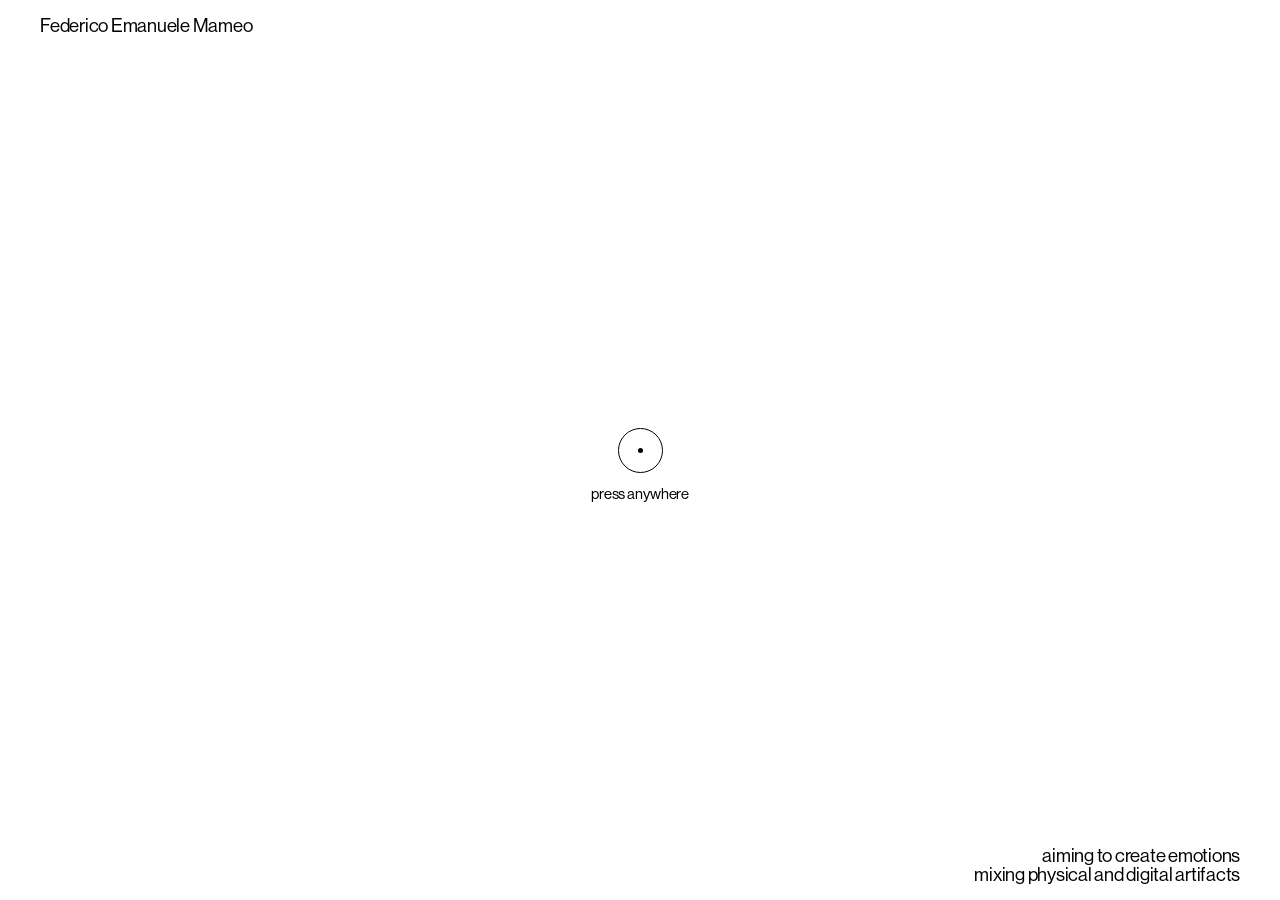
<file: index.html>
<!doctype html>
<html lang="it">
<head>
<meta charset="utf-8">
<meta name="viewport" content="width=device-width,initial-scale=1">
<link rel="icon" href="assets/favicon.svg" type="image/svg+xml">
<link rel="icon" href="assets/favicon.png" sizes="32x32" type="image/png">
<link rel="apple-touch-icon" href="assets/apple-touch-icon.png">
<title>Federico Emanuele Mameo</title>
<meta name="description" content="interaction designer with a background in engineering, based in Italy">
<link rel="preconnect" href="https://fonts.googleapis.com">
<link rel="stylesheet" href="https://fonts.googleapis.com/css2?family=Inter:wght@300;400;500;600;700&family=IBM+Plex+Sans:wght@400;500&family=Roboto:wght@400;700&display=swap">
<link rel="stylesheet" href="assets/fonts.css">
<link rel="stylesheet" href="assets/site.css">
<style>body{background:#ffffff}</style>
<style id="custom-css">[data-id="6a58e46561d77338637548bb"] > div {
  border-width: 15px !important;
}</style>
</head>
<body>
<div id="mags"><article class="page page-with-fixeds-desktop" style="overflow: hidden; height: 672px; width: 1024px; position: relative;">
    <div id="page-1-password-container" class="polyfill-sticky"></div>
    <div class="page-fixed-bg-container polyfill-sticky"><div class="rmwidget widget-background" style="background-color: #ffffff"><div class="hero-reel fit-screen" data-videos="herovideo/touch.mp4,herovideo/move.mp4|light,herovideo/flying.mp4,herovideo/itozome_ishozu.mp4|light,herovideo/animationcut.mp4,herovideo/wind.mp4"><video muted playsinline preload="auto"></video><video muted playsinline preload="auto"></video></div></div></div>
    <div class="fixed-position-container-top polyfill-sticky"></div>
    <div class="fixed-position-container polyfill-sticky"><div class="rmwidget widget-text-v3" data-id="683338ed14596016b18ee385" style="left: 50%; top: 13px; width: 220px; height: 15px; margin-left: -480px; z-index: 308; zoom: 1;"><div class="css-tw1d2u"><div class="text-viewer"><h2 style="line-height:15px;font-family:custom_144973;font-weight:400;font-size:15px" class="view-mode unstyled paragraph-6e13dc88-fc4d-4ffc-9875-f620b8636e86 align-left"><span style="color:rgba(0, 0, 0, 1);font-weight:400;font-style:normal;font-family:custom_144973;letter-spacing:-0.2px;font-size:15px"><a role="link" tabindex="0" class="link-style-81c8315b-255d-49b5-afa0-a594db3491b1 maglink back-to-top" target="_self">Federico Emanuele Mameo</a></span></h2></div></div></div><div class="rmwidget widget-text-v3" data-id="683c0d834c6786c4d3026f46" style="left: 50%; bottom: 13px; width: 280px; height: 30px; margin-left: 200px; z-index: 315; zoom: 1;"><div class="css-tw1d2u"><div class="text-viewer"><h2 style="line-height:15px;font-family:custom_144973;font-weight:400;font-size:15px" class="view-mode unstyled paragraph-6e13dc88-fc4d-4ffc-9875-f620b8636e86 align-right"><span style="font-size:15px;letter-spacing:-0.2px;color:rgba(0, 0, 0, 1);font-weight:400;font-style:normal;font-family:custom_144973">aiming to create emotions<br>mixing physical and digital artifacts</span></h2></div></div></div><div class="rmwidget widget-shape div-instead-of-svg" data-id="683c1c092374d05b940eb630" role="img" style="left: 24px; top: 50%; width: 296px; height: 48px; margin-top: -111.67px; z-index: 316; zoom: 1; background-color: rgba(0, 0, 0, 0); border-color: rgb(255, 255, 255); border-radius: 0px; border-style: solid; border-width: 0px; box-sizing: border-box;"></div></div>
    <div class="content-scroll-wrapper has-vertical-scroll">
      <div class="content-bounds" style="width: 1024px; height: 672px;">
        <div class="page-content-container" style="width: 1024px; height: 480px; top: 96px; left: 0px; zoom: 1;"><div class="rmwidget widget-iframe code-injection" data-id="68333a48742ca7adcf8fb7bc" style="left: 10px; top: 14px; width: 1024px; height: 432px; z-index: 301;"><div class="code-widget" style="width:100%;height:100%"><style>
  /* Nasconde la scrollbar solo su questa pagina */
  ::-webkit-scrollbar {
    width: 0px;
    background: transparent;
  }
  
</style></div></div></div>
      </div>
    </div>
  </article></div><div id="root"><style class=""> html, body { width: 100%; height: 100%; } body { margin: 0; padding: 0; font-family: -apple-system, system-ui, BlinkMacSystemFont, "Segoe UI", Roboto, Ubuntu, Arial, sans-serif; color: #282828; -webkit-tap-highlight-color: rgba(0,0,0,0); -webkit-font-smoothing: antialiased; } * ::selection { background-color: #A2A2A2; } a, button, label, div, span, input, *:hover { -webkit-tap-highlight-color: rgba(0,0,0,0); } h1, h2, h3, h4, h5 { margin: 0; } </style><div></div></div><div id="text-global-styles"><style class=""> .align-left { text-align: left !important; } .align-center { text-align: center !important; } .align-right { text-align: right !important; } .align-justify { text-align: justify !important; } .unordered-list-item { padding: 0; margin: 0; list-style-type: none; } .unordered-list-item div[data-offset-key]:before, .unordered-list-item > li:before { white-space: nowrap; content: "•\00a0"; } .ordered-list-item { padding: 0; margin: 0; list-style-type: none; } .ordered-list-item div[data-offset-key]:before, .ordered-list-item > li:before { white-space: nowrap; counter-increment: ordered-key; content: counter(ordered-key)"."; } .link-1 { text-decoration: none; padding-bottom: 1px; background: linear-gradient(to right, rgba(0, 128, 255, 1) 0%, rgba(0, 128, 255, 1) 100%) 0 100%/1px 1px repeat-x; color: rgba(0, 128, 255, 1); } .link-1 * { color: rgba(0, 128, 255, 1); } .link-1 .hover, .link-1:hover { text-decoration: none; padding-bottom: 1px; background: none; color: rgba(0, 128, 255, 1) !important; } .link-1 .hover *, .link-1:hover * { color: rgba(0, 128, 255, 1) !important; } .link-1.current { text-decoration: none; padding-bottom: 1px; background: none; color: rgba(0, 128, 255, 1); } .link-1.current * { color: rgba(0, 128, 255, 1); } .link-style-778b75b4-ac06-453a-ae27-c82a6fe9bac0 { text-decoration: none; padding-bottom: 1px; background: none; color: rgba(142, 142, 142, 1); } .link-style-778b75b4-ac06-453a-ae27-c82a6fe9bac0 * { color: rgba(142, 142, 142, 1); } .link-style-778b75b4-ac06-453a-ae27-c82a6fe9bac0 .hover, .link-style-778b75b4-ac06-453a-ae27-c82a6fe9bac0:hover { text-decoration: none; padding-bottom: 1px; background: linear-gradient(to right, rgba(0, 0, 0, 1) 0%, rgba(0, 0, 0, 1) 100%) 0 100%/1px 1px repeat-x; color: rgba(0, 0, 0, 0.8) !important; } .link-style-778b75b4-ac06-453a-ae27-c82a6fe9bac0 .hover *, .link-style-778b75b4-ac06-453a-ae27-c82a6fe9bac0:hover * { color: rgba(0, 0, 0, 0.8) !important; } .link-style-778b75b4-ac06-453a-ae27-c82a6fe9bac0.current { text-decoration: none; padding-bottom: 1px; background: linear-gradient(to right, rgba(0, 0, 0, 1) 0%, rgba(0, 0, 0, 1) 100%) 0 100%/1px 1px repeat-x; color: rgba(0, 0, 0, 1); } .link-style-778b75b4-ac06-453a-ae27-c82a6fe9bac0.current * { color: rgba(0, 0, 0, 1); } .link-style-556b7520-7e21-46b8-963a-272b8ff2589f { text-decoration: none; padding-bottom: 1px; background: none; color: rgba(0, 0, 0, 1); } .link-style-556b7520-7e21-46b8-963a-272b8ff2589f * { color: rgba(0, 0, 0, 1); } .link-style-556b7520-7e21-46b8-963a-272b8ff2589f .hover, .link-style-556b7520-7e21-46b8-963a-272b8ff2589f:hover { text-decoration: none; padding-bottom: 1px; background: none; color: rgba(157, 157, 157, 1) !important; } .link-style-556b7520-7e21-46b8-963a-272b8ff2589f .hover *, .link-style-556b7520-7e21-46b8-963a-272b8ff2589f:hover * { color: rgba(157, 157, 157, 1) !important; } .link-style-556b7520-7e21-46b8-963a-272b8ff2589f.current { text-decoration: none; padding-bottom: 1px; background: none; color: rgba(0, 0, 0, 1); } .link-style-556b7520-7e21-46b8-963a-272b8ff2589f.current * { color: rgba(0, 0, 0, 1); } .link-style-7dd228ea-1e3b-4cc7-8f94-393ffabb5e12 { text-decoration: none; padding-bottom: 1px; background: none; color: rgba(0, 0, 0, 1); } .link-style-7dd228ea-1e3b-4cc7-8f94-393ffabb5e12 * { color: rgba(0, 0, 0, 1); } .link-style-7dd228ea-1e3b-4cc7-8f94-393ffabb5e12 .hover, .link-style-7dd228ea-1e3b-4cc7-8f94-393ffabb5e12:hover { text-decoration: none; padding-bottom: 2px; background: linear-gradient(to right, rgba(0, 0, 0, 1) 0%, rgba(0, 0, 0, 1) 100%) 0 100%/1px 1px repeat-x; color: rgba(0, 0, 0, 0.8) !important; } .link-style-7dd228ea-1e3b-4cc7-8f94-393ffabb5e12 .hover *, .link-style-7dd228ea-1e3b-4cc7-8f94-393ffabb5e12:hover * { color: rgba(0, 0, 0, 0.8) !important; } .link-style-7dd228ea-1e3b-4cc7-8f94-393ffabb5e12.current { text-decoration: none; padding-bottom: 1px; background: linear-gradient(to right, rgba(0, 0, 0, 1) 0%, rgba(0, 0, 0, 1) 100%) 0 100%/1px 1px repeat-x; color: rgba(0, 0, 0, 1); } .link-style-7dd228ea-1e3b-4cc7-8f94-393ffabb5e12.current * { color: rgba(0, 0, 0, 1); } .link-style-028c5e25-8940-47a0-add1-3b72ab9b7b80 { text-decoration: none; padding-bottom: 1px; background: none; color: rgba(0, 0, 0, 1); } .link-style-028c5e25-8940-47a0-add1-3b72ab9b7b80 * { color: rgba(0, 0, 0, 1); } .link-style-028c5e25-8940-47a0-add1-3b72ab9b7b80 .hover, .link-style-028c5e25-8940-47a0-add1-3b72ab9b7b80:hover { text-decoration: none; padding-bottom: 1px; background: none; color: rgba(255, 255, 255, 0.8) !important; } .link-style-028c5e25-8940-47a0-add1-3b72ab9b7b80 .hover *, .link-style-028c5e25-8940-47a0-add1-3b72ab9b7b80:hover * { color: rgba(255, 255, 255, 0.8) !important; } .link-style-028c5e25-8940-47a0-add1-3b72ab9b7b80.current { text-decoration: none; padding-bottom: 1px; background: linear-gradient(to right, rgba(0, 0, 0, 1) 0%, rgba(0, 0, 0, 1) 100%) 0 100%/1px 1px repeat-x; color: rgba(0, 0, 0, 1); } .link-style-028c5e25-8940-47a0-add1-3b72ab9b7b80.current * { color: rgba(0, 0, 0, 1); } .link-style-81c8315b-255d-49b5-afa0-a594db3491b1 { text-decoration: none; padding-bottom: 1px; background: none; color: rgba(0, 0, 0, 1); } .link-style-81c8315b-255d-49b5-afa0-a594db3491b1 * { color: rgba(0, 0, 0, 1); } .link-style-81c8315b-255d-49b5-afa0-a594db3491b1 .hover, .link-style-81c8315b-255d-49b5-afa0-a594db3491b1:hover { text-decoration: none; padding-bottom: 1px; background: none; color: rgba(0, 0, 0, 1) !important; } .link-style-81c8315b-255d-49b5-afa0-a594db3491b1 .hover *, .link-style-81c8315b-255d-49b5-afa0-a594db3491b1:hover * { color: rgba(0, 0, 0, 1) !important; } .link-style-81c8315b-255d-49b5-afa0-a594db3491b1.current { text-decoration: none; padding-bottom: 1px; background: linear-gradient(to right, rgba(0, 0, 0, 1) 0%, rgba(0, 0, 0, 1) 100%) 0 100%/1px 1px repeat-x; color: rgba(0, 0, 0, 1); } .link-style-81c8315b-255d-49b5-afa0-a594db3491b1.current * { color: rgba(0, 0, 0, 1); } .link-style-300c46da-3aea-4561-94a3-5646ef2b535f { text-decoration: none; padding-bottom: 1px; background: none; color: rgba(0, 0, 0, 1); } .link-style-300c46da-3aea-4561-94a3-5646ef2b535f * { color: rgba(0, 0, 0, 1); } .link-style-300c46da-3aea-4561-94a3-5646ef2b535f .hover, .link-style-300c46da-3aea-4561-94a3-5646ef2b535f:hover { text-decoration: none; padding-bottom: 1px; background: none; color: rgba(0, 0, 0, 0.5) !important; } .link-style-300c46da-3aea-4561-94a3-5646ef2b535f .hover *, .link-style-300c46da-3aea-4561-94a3-5646ef2b535f:hover * { color: rgba(0, 0, 0, 0.5) !important; } .link-style-300c46da-3aea-4561-94a3-5646ef2b535f.current { text-decoration: none; padding-bottom: 1px; background: none; color: rgba(0, 0, 0, 1); } .link-style-300c46da-3aea-4561-94a3-5646ef2b535f.current * { color: rgba(0, 0, 0, 1); } .link-style-7d9de455-9f3f-4703-818f-00e5d67643f5 { text-decoration: none; padding-bottom: 1px; background: none; color: rgba(0, 0, 0, 1); } .link-style-7d9de455-9f3f-4703-818f-00e5d67643f5 * { color: rgba(0, 0, 0, 1); } .link-style-7d9de455-9f3f-4703-818f-00e5d67643f5 .hover, .link-style-7d9de455-9f3f-4703-818f-00e5d67643f5:hover { text-decoration: none; padding-bottom: 1px; background: none; color: rgba(0, 0, 0, 1) !important; } .link-style-7d9de455-9f3f-4703-818f-00e5d67643f5 .hover *, .link-style-7d9de455-9f3f-4703-818f-00e5d67643f5:hover * { color: rgba(0, 0, 0, 1) !important; } .link-style-7d9de455-9f3f-4703-818f-00e5d67643f5.current { text-decoration: none; padding-bottom: 1px; background: none; color: rgba(0, 0, 0, 1); } .link-style-7d9de455-9f3f-4703-818f-00e5d67643f5.current * { color: rgba(0, 0, 0, 1); } .link-style-6689a6bf-3fa5-485c-96be-a3bf1853de2a { text-decoration: none; padding-bottom: 1px; background: linear-gradient(to right, rgba(0, 0, 0, 1) 0%, rgba(0, 0, 0, 1) 100%) 0 100%/1px 1px repeat-x; color: rgba(0, 0, 0, 1); } .link-style-6689a6bf-3fa5-485c-96be-a3bf1853de2a * { color: rgba(0, 0, 0, 1); } .link-style-6689a6bf-3fa5-485c-96be-a3bf1853de2a .hover, .link-style-6689a6bf-3fa5-485c-96be-a3bf1853de2a:hover { text-decoration: none; padding-bottom: 1px; background: linear-gradient(to right, rgba(0, 0, 0, 0.6) 0%, rgba(0, 0, 0, 0.6) 100%) 0 100%/1px 1px repeat-x; color: rgba(0, 0, 0, 0.6) !important; } .link-style-6689a6bf-3fa5-485c-96be-a3bf1853de2a .hover *, .link-style-6689a6bf-3fa5-485c-96be-a3bf1853de2a:hover * { color: rgba(0, 0, 0, 0.6) !important; } .link-style-6689a6bf-3fa5-485c-96be-a3bf1853de2a.current { text-decoration: none; padding-bottom: 1px; background: linear-gradient(to right, rgba(0, 0, 0, 1) 0%, rgba(0, 0, 0, 1) 100%) 0 100%/1px 1px repeat-x; color: rgba(0, 0, 0, 1); } .link-style-6689a6bf-3fa5-485c-96be-a3bf1853de2a.current * { color: rgba(0, 0, 0, 1); } .link-style-0060e268-0295-410f-90a1-9871a02c996c { text-decoration: none; padding-bottom: 1px; background: linear-gradient(to right, rgba(0, 0, 0, 1) 0%, rgba(0, 0, 0, 1) 100%) 0 100%/1px 1px repeat-x; color: rgba(0, 0, 0, 1); } .link-style-0060e268-0295-410f-90a1-9871a02c996c * { color: rgba(0, 0, 0, 1); } .link-style-0060e268-0295-410f-90a1-9871a02c996c .hover, .link-style-0060e268-0295-410f-90a1-9871a02c996c:hover { text-decoration: none; padding-bottom: 1px; background: none; color: rgba(0, 0, 0, 0.8) !important; } .link-style-0060e268-0295-410f-90a1-9871a02c996c .hover *, .link-style-0060e268-0295-410f-90a1-9871a02c996c:hover * { color: rgba(0, 0, 0, 0.8) !important; } .link-style-0060e268-0295-410f-90a1-9871a02c996c.current { text-decoration: none; padding-bottom: 1px; background: linear-gradient(to right, rgba(0, 0, 0, 1) 0%, rgba(0, 0, 0, 1) 100%) 0 100%/1px 1px repeat-x; color: rgba(0, 0, 0, 1); } .link-style-0060e268-0295-410f-90a1-9871a02c996c.current * { color: rgba(0, 0, 0, 1); } .unstyled { font-size: 18px; line-height: 26px; font-family: Inter; font-weight: 400; font-style: normal; text-align: align-left; } .default-list-style.edit-mode .editor-block-wrapper { display: flex; } .default-list-style.view-mode { display: flex; } .default-list-style.view-mode:before { display: inline-block; } .unordered-list-item.default-list-style.edit-mode .editor-block-wrapper:before { content: "•\00a0"; display: inline-block; } .unordered-list-item.default-list-style.edit-mode div[data-offset-key]:before { content: "•\00a0"; display: none; } .ordered-list-item.default-list-style.edit-mode .editor-block-wrapper:before { counter-increment: ordered-key; content: counter(ordered-key)"."; display: inline-block; white-space: nowrap; } .ordered-list-item.default-list-style.edit-mode div[data-offset-key]:before { counter-increment: ordered-key; content: counter(ordered-key)"."; display: none; white-space: nowrap; } .unordered-list-item .default-list-style.view-mode:before { content: "•\00a0"; } .style-5bd92323-b979-4ea8-b686-0443f2bb438a { color: rgba(34, 34, 34, 1); font-family: Roboto; font-style: normal; text-align: left; font-size: 48px; font-weight: 700; line-height: 60px; } .style-1e012ccb-ee0c-48c0-b082-3c11a8894727 { color: rgba(34, 34, 34, 1); font-family: Georgia; font-style: normal; text-align: left; font-size: 24px; font-weight: 400; line-height: 30px; } .style-8fac99b5-dfb6-4f64-b870-f864fc3a52fe { color: rgba(34, 34, 34, 1); font-family: Georgia; font-style: normal; text-align: left; font-size: 18px; font-weight: 400; line-height: 23px; } .style-bb6bf436-5c16-4592-9684-6f3ce4fe5b52 { color: rgba(34, 34, 34, 0.5); font-family: Georgia; font-style: italic; text-align: left; font-size: 14px; line-height: 18px; font-weight: 400; } .paragraph-6e13dc88-fc4d-4ffc-9875-f620b8636e86 { color: rgba(0, 0, 0, 1); font-family: wtqc; font-size: 30px; font-style: normal; font-weight: 400; letter-spacing: -0.6px; line-height: 40px; text-align: left; } .paragraph-d5af95b9-468b-4078-ab23-b0439143103e { color: rgba(0, 0, 0, 1); font-family: sftn; font-size: 54px; font-style: normal; font-weight: 500; letter-spacing: -1.4px; line-height: 60px; text-align: left; } .paragraph-25648237-b0a2-4cb2-b982-db6d0fb97e27 { color: rgba(0, 0, 0, 1); font-family: sftn; font-size: 96px; font-style: normal; font-weight: 500; letter-spacing: -2.2px; line-height: 120px; text-align: left; } .style-7927fb79-e452-4672-b2bf-e691e697569a { font-family: Austin; font-weight: 400; font-size: 47px; line-height: 55px; letter-spacing: 0.6px; font-style: normal; color: rgba(0, 0, 0, 1); text-transform: uppercase; text-align: center; } .style-13b08c1b-1136-4a73-b728-0c1046f5dbc9 { font-family: Navigo; font-weight: 400; font-size: 38px; line-height: 29px; font-style: normal; color: rgba(0, 0, 0, 1); padding-left: 16px; padding-right: 16px; padding-bottom: 10px; padding-top: 10px; text-align: right; } .style-071d33c8-046e-493a-8237-9f617189ca87 { color: rgba(0, 0, 0, 1); font-family: custom_144973; font-size: 13px; font-style: normal; font-weight: 400; letter-spacing: -0.1px; line-height: 14px; text-align: justify; white-space: normal; } .style-ccf7ca34-6199-4cd5-950d-1b77756dc510 { color: rgba(255, 255, 255, 1); font-family: Inter; font-style: normal; text-align: center; font-size: 10px; font-weight: 400; line-height: 12px; padding-bottom: 10px; font-feature-settings: "lnum"; font-variation-settings: 'wght' 550; } .style-ccf7ca34-6199-4cd5-950d-1b77756dc510 { color: rgba(255, 255, 255, 1); font-family: Inter; font-style: normal; text-align: center; font-size: 10px; font-weight: 400; line-height: 12px; padding-bottom: 10px; font-feature-settings: "lnum"; font-variation-settings: 'wght' 550; } .style-81c46bcf-a629-48f4-b18b-d312a1ea72d4 { font-family: IBM Plex Sans; font-weight: 400; font-size: 48px; line-height: 46px; letter-spacing: -2.6px; font-style: normal; color: rgba(0, 0, 0, 1); text-decoration: none; text-transform: none; padding-top: 4px; text-align: left; } </style></div>
<a class="home-enter" href="about.html" aria-label="Enter: go to the About page"><span class="home-orb"><span class="home-orb-dot"></span></span><span class="home-orb-label">press anywhere</span></a>
<script src="assets/home-enter.js"></script>
<script>window.RM_ANIMATIONS = [];</script>
<script src="assets/site.js"></script>
</body>
</html>
</file>
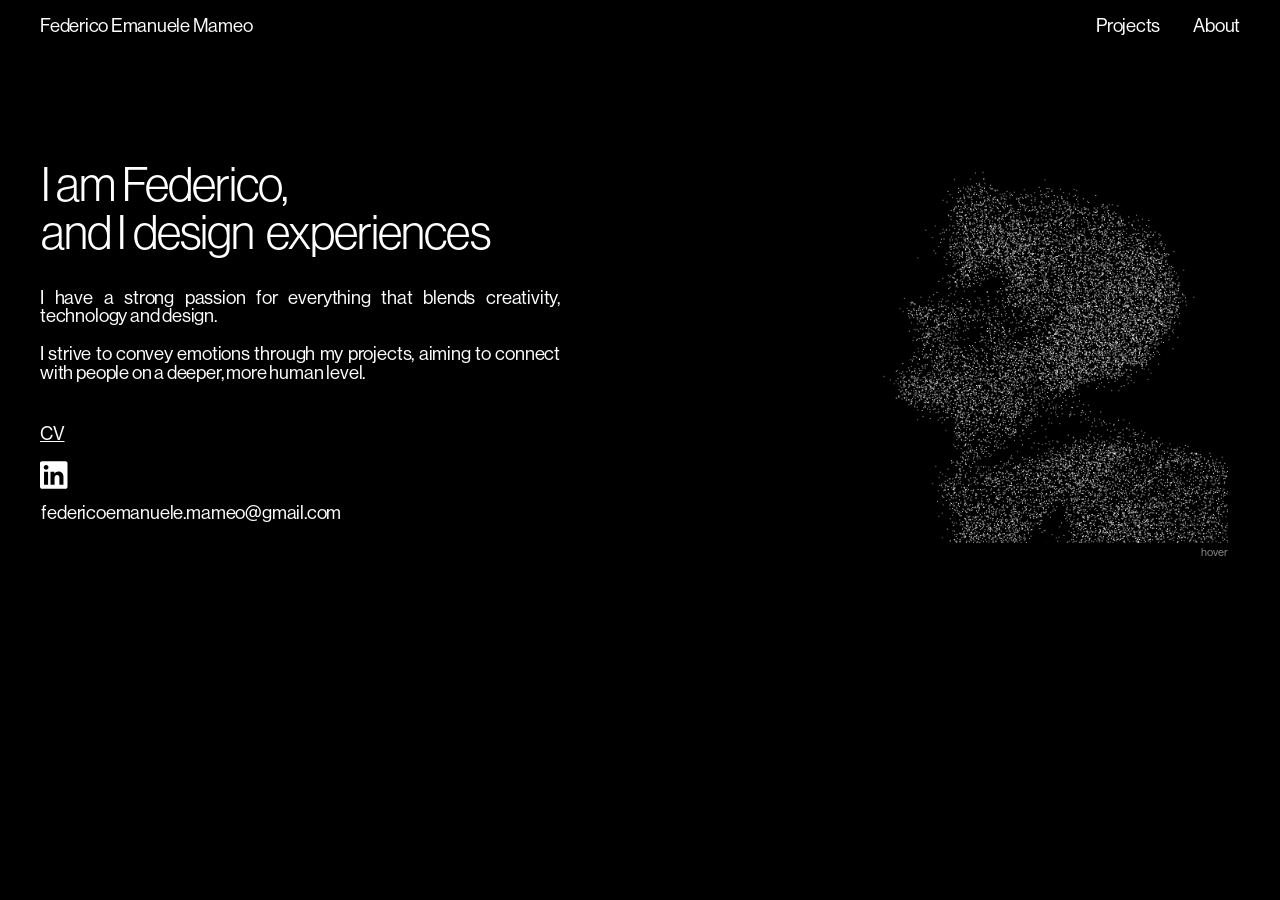
<file: about.html>
<!doctype html>
<html lang="it">
<head>
<meta charset="utf-8">
<meta name="viewport" content="width=device-width,initial-scale=1">
<link rel="icon" href="assets/favicon.svg" type="image/svg+xml">
<link rel="icon" href="assets/favicon.png" sizes="32x32" type="image/png">
<link rel="apple-touch-icon" href="assets/apple-touch-icon.png">
<title>About | Federico Emanuele Mameo</title>
<meta name="description" content="interaction designer with a background in engineering, based in Italy">
<link rel="preconnect" href="https://fonts.googleapis.com">
<link rel="stylesheet" href="https://fonts.googleapis.com/css2?family=Inter:wght@300;400;500;600;700&family=IBM+Plex+Sans:wght@400;500&family=Roboto:wght@400;700&display=swap">
<link rel="stylesheet" href="assets/fonts.css">
<link rel="stylesheet" href="assets/site.css">
<style>body{background:#ffffff}</style>
<style id="custom-css">[data-id="6a58e46561d77338637548bb"] > div {
  border-width: 15px !important;
}</style>
</head>
<body>
<style>html,body{overflow:hidden;height:100%}</style><script>document.documentElement.classList.add('js')</script>
<style>html.js img[src="media/about/federico_dot.png"]{visibility:hidden}</style>
<style id="about-dark">/* pagina About in negativo: nero con scritte bianche (la foto viene ri-invertita) */
html{background:#ffffff;filter:invert(1)}
img[src="media/about/federico_dot.png"],[data-id="69f380474bff79a85ef42d3f"]{filter:invert(1)}
/* la mail resta su una riga */
[data-id="683c6a7573c81a5fedb70db6"] h2{white-space:nowrap}
/* carosello verticale "and I design ..." */
.about-words-track{will-change:transform}
.about-words-item{height:46px}
.about-words-item h2{white-space:normal!important}
</style>
<div id="mags"><article class="page page-with-fixeds-desktop fit-viewport" style="overflow: hidden; height: 672px; width: 1024px; position: relative;">
    <div id="page-6-password-container" class="polyfill-sticky"></div>
    <div class="page-fixed-bg-container polyfill-sticky"><div class="rmwidget widget-background" style="background-color: #ffffff">

        

        

		
	</div></div>
    <div class="fixed-position-container-top polyfill-sticky"></div>
    <div class="fixed-position-container polyfill-sticky"><div class="rmwidget widget-text-v3" data-id="6809fa1c3d9a1a3c8f4d3e35" style="left: 50%; top: 13px; width: 220px; height: 15px; margin-left: -480px; z-index: 442; zoom: 1;"><div class="css-tw1d2u"><div class="text-viewer"><h2 style="line-height:15px;font-family:custom_144973;font-weight:400;font-size:15px" class="view-mode unstyled paragraph-6e13dc88-fc4d-4ffc-9875-f620b8636e86 align-left"><span style="color:rgba(0, 0, 0, 1);font-weight:400;font-style:normal;font-family:custom_144973;letter-spacing:-0.2px;font-size:15px"><a role="link" tabindex="0" class="link-style-556b7520-7e21-46b8-963a-272b8ff2589f maglink" target="_self" href="index.html">Federico Emanuele Mameo</a></span></h2></div></div></div><div class="rmwidget widget-text-v3" data-id="683051dc5238da11046aa0b6" style="left: 50%; top: 13px; width: 96px; height: 15px; margin-left: 384px; z-index: 443; zoom: 1;"><div class="css-tw1d2u"><div class="text-viewer"><h2 style="line-height:15px;font-family:custom_144973;font-weight:400;font-size:15px" class="view-mode unstyled paragraph-6e13dc88-fc4d-4ffc-9875-f620b8636e86 align-right"><span style="color:rgba(0, 0, 0, 1);font-weight:400;font-style:normal;font-family:custom_144973;letter-spacing:-0.2px;font-size:15px"><a role="link" tabindex="0" class="link-style-556b7520-7e21-46b8-963a-272b8ff2589f maglink back-to-top" target="_self" href="about.html">About</a></span></h2></div></div></div><div class="rmwidget widget-text-v3" data-id="683051dcd26c40cadad6d01e" style="left: 50%; top: 13px; width: 64px; height: 15px; margin-left: 352px; z-index: 444; zoom: 1;"><div class="css-tw1d2u"><div class="text-viewer"><h2 style="line-height:15px;font-family:custom_144973;font-weight:400;font-size:15px" class="view-mode unstyled paragraph-6e13dc88-fc4d-4ffc-9875-f620b8636e86 align-right"><span style="color:rgba(0, 0, 0, 1);font-weight:400;font-style:normal;font-family:custom_144973;letter-spacing:-0.2px;font-size:15px"><a role="link" tabindex="0" class="link-style-556b7520-7e21-46b8-963a-272b8ff2589f maglink" target="_self" href="archive.html">Projects</a></span></h2></div></div></div></div>
    <div class="content-scroll-wrapper has-vertical-scroll">
      <div class="content-bounds fit-viewport" style="width: 1024px; height: 672px;">
        <div class="page-content-container" style="width: 1024px; height: 560px; top: 0px; left: 0px; zoom: 1;"><div class="animation-container" style="left: 112px; top: 267.46px; width: 141.39px; height: 17.69px; z-index: 415; offset-path: path(&quot;M 70.695 8.845&quot;); offset-rotate: 0deg; opacity: 0; offset-distance: 0px;"><style class="">@keyframes animation_1_1 {
	0% {opacity: 0; offset-distance: 0px; animation-timing-function: ease-in-out}
	100% {opacity: 1; offset-distance: 0px; }
}
</style><a class="external-link" href="https://www.design.polimi.it/en/" target="_blank" tabindex="0" role="link"><div class="rmwidget widget-shape has-onhover-animation div-instead-of-svg" data-id="69d9e6d6f5934d893c247553" hidden role="img" style="left: 0px; top: 0px; width: 141.39px; height: 17.69px; z-index: 415; background-color: rgba(255, 255, 255, 0.6); border-color: rgb(255, 255, 255); border-radius: 0px; border-style: solid; border-width: 0px; box-sizing: border-box;"></div></a></div><div class="animation-container" style="left: 18px; top: 282.13px; width: 437.39px; height: 33.36px; z-index: 417; offset-path: path(&quot;M 218.695 16.68&quot;); offset-rotate: 0deg; opacity: 0; offset-distance: 0px;"><style class="">@keyframes animation_2_1 {
	0% {opacity: 0; offset-distance: 0px; animation-timing-function: ease-in-out}
	100% {opacity: 1; offset-distance: 0px; }
}
</style><a class="external-link" href="https://maind.supsi.ch/master-interaction-design/en" target="_blank" tabindex="0" role="link"><div class="rmwidget widget-shape has-onhover-animation div-instead-of-svg" data-id="69d9e754ff2b50e6dd725abd" hidden role="img" style="left: 296px; top: 0px; width: 141.39px; height: 17.69px; z-index: 416; background-color: rgba(255, 255, 255, 0.6); border-color: rgb(255, 255, 255); border-radius: 0px; border-style: solid; border-width: 0px; box-sizing: border-box;"></div></a><a class="external-link" href="https://maind.supsi.ch/master-interaction-design/en" target="_blank" tabindex="0" role="link"><div class="rmwidget widget-shape has-onhover-animation div-instead-of-svg" data-id="69d9e771a11ed288f175e0ca" hidden role="img" style="left: 0px; top: 15.67px; width: 228.06px; height: 17.69px; z-index: 417; background-color: rgba(255, 255, 255, 0.6); border-color: rgb(255, 255, 255); border-radius: 0px; border-style: solid; border-width: 0px; box-sizing: border-box;"></div></a></div><div class="animation-container" style="left: 31px; top: 368px; width: 24px; height: 24px; z-index: 357; offset-path: path(&quot;M 12 12&quot;); offset-rotate: 0deg; opacity: 0; offset-distance: 0px;"><style class="">@keyframes animation_3_1 {
	0% {opacity: 0; offset-distance: 0px; animation-timing-function: ease-in-out}
	100% {opacity: 1; offset-distance: 0px; }
}
</style><a class="external-link" tabindex="0" role="link" href="https://www.linkedin.com/in/federicoemanuelemameo/" target="_blank"><div class="rmwidget widget-shape has-onhover-animation div-instead-of-svg" data-id="680f4156bb85def819879f02" role="img" style="left: 0px; top: 0px; width: 24px; height: 24px; z-index: 357; background-color: rgba(255, 255, 255, 0.6); border-color: rgb(255, 255, 255); border-radius: 0px; border-style: solid; border-width: 0px; box-sizing: border-box;"></div></a></div><div class="animation-container" style="left: 8px; top: 336px; width: 77px; height: 26px; z-index: 419; offset-path: path(&quot;M 38.5 13&quot;); offset-rotate: 0deg; opacity: 0; offset-distance: 0px;"><style class="">@keyframes animation_4_1 {
	0% {opacity: 0; offset-distance: 0px; animation-timing-function: ease-in-out}
	100% {opacity: 1; offset-distance: 0px; }
}
</style><a class="external-link" tabindex="0" role="link" href="media/about/Federico_Emanuele_Mameo_CV.pdf" target="_blank"><div class="rmwidget widget-shape has-onhover-animation div-instead-of-svg" data-id="69d9e7c5a11ed288f175e48a" role="img" style="left: 0px; top: 0px; width: 77px; height: 26px; z-index: 419; background-color: rgba(255, 255, 255, 0.6); border-color: rgb(255, 255, 255); border-radius: 0px; border-style: solid; border-width: 0px; box-sizing: border-box;"></div></a></div><div class="rmwidget widget-shape div-instead-of-svg" data-id="69f38087aefd4ff0623b1248" role="img" style="left: 512px; top: 75px; width: 480px; height: 53px; z-index: 433; background-color: rgb(255, 255, 255); border-color: rgb(255, 255, 255); border-radius: 0px; border-style: solid; border-width: 0px; box-sizing: border-box;"></div><div class="rmwidget video no-transparency" data-id="69f38285d4adaf49ba254e56" style="left: 670px; top: 125px; width: 312px; height: 309px; z-index: 432;"><img src="media/about/federico_dot.png" alt="Federico Emanuele Mameo" style="width:100%;height:100%;object-fit:cover;display:block"></div><div class="rmwidget about-dots-hint" aria-hidden="true" style="left: 670px; top: 437px; width: 312px; height: 11px; z-index: 433; text-align: right; font-family: custom_144973; font-size: 9px; line-height: 11px; letter-spacing: -0.1px; color: rgb(120, 120, 120); transition: opacity .3s ease; pointer-events: none;">hover</div><div class="rmwidget widget-picture fixMobileImageStretch" data-id="680e4d3d1c69601bb6588884" style="left: 664px; top: 128px; width: 328px; height: 320px; z-index: 354;"><div class="ph ph-img" style="opacity:1" data-src="https://i-p.rmcdn.net/67bb014dba9e5eaf382582c5/5311187/image-49191bd3-3978-479c-abb8-6a86d44a8529.jpg"></div></div><div class="rmwidget widget-text-v3" data-id="680e539a1630469b0738900b" style="left: 33px; top: 128px; width: 248.91px; height: 38px; z-index: 355;"><div class="css-tw1d2u"><div class="text-viewer"><h2 style="line-height:38px;padding-bottom:0;font-family:custom_144777;font-weight:300;font-size:38px" class="view-mode unstyled paragraph-6e13dc88-fc4d-4ffc-9875-f620b8636e86"><span style="color:rgba(0, 0, 0, 1);font-weight:300;font-style:normal;font-family:custom_144777;font-size:38px;letter-spacing:-0.76px">I am Federico,</span></h2></div></div></div><div class="rmwidget widget-text-v3" data-id="fm-about-design" style="left: 33px; top: 166px; width: 180px; height: 38px; z-index: 355;"><div class="css-tw1d2u"><div class="text-viewer"><h2 style="line-height:38px;padding-bottom:0;font-family:custom_144777;font-weight:300;font-size:38px" class="view-mode unstyled paragraph-6e13dc88-fc4d-4ffc-9875-f620b8636e86"><span style="color:rgba(0, 0, 0, 1);font-weight:300;font-style:normal;font-family:custom_144777;font-size:38px;letter-spacing:-0.76px">and I design</span></h2></div></div></div><div class="rmwidget widget-text-v3 about-words" data-id="fm-about-words" style="left: 213px; top: 166px; width: 440px; height: 46px; z-index: 355; overflow: hidden;" aria-label="experiences, interactive artifacts, interactive installations, things"><div class="about-words-track" aria-hidden="true"><div class="about-words-item"><h2 style="line-height:38px;padding-bottom:0;font-family:custom_144777;font-weight:300;font-size:38px" class="view-mode unstyled paragraph-6e13dc88-fc4d-4ffc-9875-f620b8636e86"><span style="color:rgba(0, 0, 0, 1);font-weight:300;font-style:normal;font-family:custom_144777;font-size:38px;letter-spacing:-0.76px">experiences</span></h2></div><div class="about-words-item"><h2 style="line-height:38px;padding-bottom:0;font-family:custom_144777;font-weight:300;font-size:38px" class="view-mode unstyled paragraph-6e13dc88-fc4d-4ffc-9875-f620b8636e86"><span style="color:rgba(0, 0, 0, 1);font-weight:300;font-style:normal;font-family:custom_144777;font-size:38px;letter-spacing:-0.76px">interactive artifacts</span></h2></div><div class="about-words-item"><h2 style="line-height:38px;padding-bottom:0;font-family:custom_144777;font-weight:300;font-size:38px" class="view-mode unstyled paragraph-6e13dc88-fc4d-4ffc-9875-f620b8636e86"><span style="color:rgba(0, 0, 0, 1);font-weight:300;font-style:normal;font-family:custom_144777;font-size:38px;letter-spacing:-0.76px">interactive installations</span></h2></div><div class="about-words-item"><h2 style="line-height:38px;padding-bottom:0;font-family:custom_144777;font-weight:300;font-size:38px" class="view-mode unstyled paragraph-6e13dc88-fc4d-4ffc-9875-f620b8636e86"><span style="color:rgba(0, 0, 0, 1);font-weight:300;font-style:normal;font-family:custom_144777;font-size:38px;letter-spacing:-0.76px">things</span></h2></div></div></div><div class="rmwidget widget-picture fixMobileImageStretch" data-id="69f37fec61d665a62a91b0ac" style="left: 664px; top: 128px; width: 328px; height: 320px; z-index: 430;"><div class="ph ph-img" style="opacity:1" data-src="https://i-p.rmcdn.net/67bb014dba9e5eaf382582c5/5311187/image-49191bd3-3978-479c-abb8-6a86d44a8529.jpg"></div></div><div class="rmwidget widget-shape div-instead-of-svg" data-id="69f380474bff79a85ef42d3f" role="img" style="left: 664px; top: 128px; width: 328px; height: 320px; z-index: 431; background-color: rgb(0, 0, 0); border-color: rgb(255, 255, 255); border-radius: 0px; border-style: solid; border-width: 0px; box-sizing: border-box;"></div><div class="rmwidget widget-text-v3" data-id="680e483b80aeb4187746cfd7" style="left: 32px; top: 230px; width: 416px; height: 75px; z-index: 353;"><div class="css-tw1d2u"><div class="text-viewer"><h2 style="line-height:15px;font-family:custom_144973;font-weight:400;font-size:15px" class="view-mode unstyled paragraph-6e13dc88-fc4d-4ffc-9875-f620b8636e86 align-justify"><span style="color:rgba(0, 0, 0, 1);font-weight:400;font-style:normal;font-family:custom_144973;letter-spacing:-0.15px;font-size:15px">I have a strong passion for everything that blends creativity, technology and design.</span></h2><h2 style="line-height:15px;font-family:custom_144973;font-weight:400;font-size:15px" class="view-mode unstyled paragraph-6e13dc88-fc4d-4ffc-9875-f620b8636e86 align-justify"><br></h2><h2 style="line-height:15px;font-family:custom_144973;font-weight:400;font-size:15px" class="view-mode unstyled paragraph-6e13dc88-fc4d-4ffc-9875-f620b8636e86 align-justify"><span style="color:rgba(0, 0, 0, 1);font-weight:400;font-style:normal;font-family:custom_144973;letter-spacing:-0.15px;font-size:15px">I strive to convey emotions through my projects, aiming to connect with people on a deeper, more human level.</span></h2></div></div></div><div class="rmwidget widget-picture fixMobileImageStretch svg" data-id="680f40e4e78dcff2e5d88698" style="left: 32px; top: 368px; width: 22px; height: 24px; z-index: 356;"><div class="svg-scale-wrapper"><svg xmlns="http://www.w3.org/2000/svg" viewBox="3 3 18 18" fill="none" preserveAspectRatio="xMidYMid meet" role="img">
<path d="M21 4.32353V19.6765C21 20.0275 20.8606 20.3641 20.6123 20.6123C20.3641 20.8606 20.0275 21 19.6765 21H4.32353C3.97251 21 3.63586 20.8606 3.38765 20.6123C3.13944 20.3641 3 20.0275 3 19.6765V4.32353C3 3.97251 3.13944 3.63586 3.38765 3.38765C3.63586 3.13944 3.97251 3 4.32353 3H19.6765C20.0275 3 20.3641 3.13944 20.6123 3.38765C20.8606 3.63586 21 3.97251 21 4.32353ZM8.29412 9.88235H5.64706V18.3529H8.29412V9.88235ZM8.53235 6.97059C8.53375 6.77036 8.49569 6.57182 8.42035 6.3863C8.34502 6.20078 8.23387 6.03191 8.09328 5.88935C7.95268 5.74678 7.78537 5.6333 7.60091 5.5554C7.41646 5.47749 7.21846 5.43668 7.01824 5.43529H6.97059C6.5634 5.43529 6.17289 5.59705 5.88497 5.88497C5.59705 6.17289 5.43529 6.5634 5.43529 6.97059C5.43529 7.37777 5.59705 7.76828 5.88497 8.05621C6.17289 8.34413 6.5634 8.50588 6.97059 8.50588C7.17083 8.51081 7.37008 8.47623 7.55696 8.40413C7.74383 8.33202 7.91467 8.2238 8.0597 8.08565C8.20474 7.94749 8.32113 7.78212 8.40223 7.59897C8.48333 7.41582 8.52755 7.21848 8.53235 7.01824V6.97059ZM18.3529 13.2071C18.3529 10.6606 16.7329 9.67059 15.1235 9.67059C14.5966 9.6442 14.0719 9.75644 13.6019 9.9961C13.1318 10.2358 12.7328 10.5945 12.4447 11.0365H12.3706V9.88235H9.88235V18.3529H12.5294V13.8476C12.4911 13.3862 12.6365 12.9283 12.9339 12.5735C13.2313 12.2186 13.6567 11.9954 14.1176 11.9524H14.2182C15.06 11.9524 15.6847 12.4818 15.6847 13.8159V18.3529H18.3318L18.3529 13.2071Z" fill="black"></path>
</svg></div></div><div class="rmwidget widget-text-v3" data-id="683c6a7573c81a5fedb70db6" style="left: 33px; top: 402px; width: 168px; height: 15px; z-index: 364;"><div class="css-tw1d2u"><div class="text-viewer"><h2 style="line-height:15px;font-family:custom_144973;font-weight:400;font-size:15px" class="view-mode unstyled paragraph-6e13dc88-fc4d-4ffc-9875-f620b8636e86 align-justify"><span style="font-family:custom_144973;font-weight:400;font-style:normal;letter-spacing:-0.15px;color:rgba(0, 0, 0, 1);font-size:15px">federicoemanuele.mameo@gmail.com</span></h2></div></div></div><div class="rmwidget widget-text-v3" data-id="680cce1a59286463748fd130" style="left: 32px; top: 334px; width: 112px; height: 25px; z-index: 352;"><div class="css-tw1d2u"><div class="text-viewer"><h2 style="line-height:25px;font-family:custom_144973;font-weight:400;font-size:15px" class="view-mode unstyled paragraph-6e13dc88-fc4d-4ffc-9875-f620b8636e86 align-justify"><span style="font-size:15px;font-family:custom_144973;font-weight:400;font-style:normal;letter-spacing:-0.2px;color:rgba(0, 0, 0, 1);text-decoration:underline">CV</span></h2></div></div></div></div>
      </div>
    </div>
  </article></div><div id="root"><style class=""> html, body { width: 100%; height: 100%; } body { margin: 0; padding: 0; font-family: -apple-system, system-ui, BlinkMacSystemFont, "Segoe UI", Roboto, Ubuntu, Arial, sans-serif; color: #282828; -webkit-tap-highlight-color: rgba(0,0,0,0); -webkit-font-smoothing: antialiased; } * ::selection { background-color: #A2A2A2; } a, button, label, div, span, input, *:hover { -webkit-tap-highlight-color: rgba(0,0,0,0); } h1, h2, h3, h4, h5 { margin: 0; } </style><div></div></div><div id="text-global-styles"><style class=""> .align-left { text-align: left !important; } .align-center { text-align: center !important; } .align-right { text-align: right !important; } .align-justify { text-align: justify !important; } .unordered-list-item { padding: 0; margin: 0; list-style-type: none; } .unordered-list-item div[data-offset-key]:before, .unordered-list-item > li:before { white-space: nowrap; content: "•\00a0"; } .ordered-list-item { padding: 0; margin: 0; list-style-type: none; } .ordered-list-item div[data-offset-key]:before, .ordered-list-item > li:before { white-space: nowrap; counter-increment: ordered-key; content: counter(ordered-key)"."; } .link-1 { text-decoration: none; padding-bottom: 1px; background: linear-gradient(to right, rgba(0, 128, 255, 1) 0%, rgba(0, 128, 255, 1) 100%) 0 100%/1px 1px repeat-x; color: rgba(0, 128, 255, 1); } .link-1 * { color: rgba(0, 128, 255, 1); } .link-1 .hover, .link-1:hover { text-decoration: none; padding-bottom: 1px; background: none; color: rgba(0, 128, 255, 1) !important; } .link-1 .hover *, .link-1:hover * { color: rgba(0, 128, 255, 1) !important; } .link-1.current { text-decoration: none; padding-bottom: 1px; background: none; color: rgba(0, 128, 255, 1); } .link-1.current * { color: rgba(0, 128, 255, 1); } .link-style-778b75b4-ac06-453a-ae27-c82a6fe9bac0 { text-decoration: none; padding-bottom: 1px; background: none; color: rgba(142, 142, 142, 1); } .link-style-778b75b4-ac06-453a-ae27-c82a6fe9bac0 * { color: rgba(142, 142, 142, 1); } .link-style-778b75b4-ac06-453a-ae27-c82a6fe9bac0 .hover, .link-style-778b75b4-ac06-453a-ae27-c82a6fe9bac0:hover { text-decoration: none; padding-bottom: 1px; background: linear-gradient(to right, rgba(0, 0, 0, 1) 0%, rgba(0, 0, 0, 1) 100%) 0 100%/1px 1px repeat-x; color: rgba(0, 0, 0, 0.8) !important; } .link-style-778b75b4-ac06-453a-ae27-c82a6fe9bac0 .hover *, .link-style-778b75b4-ac06-453a-ae27-c82a6fe9bac0:hover * { color: rgba(0, 0, 0, 0.8) !important; } .link-style-778b75b4-ac06-453a-ae27-c82a6fe9bac0.current { text-decoration: none; padding-bottom: 1px; background: linear-gradient(to right, rgba(0, 0, 0, 1) 0%, rgba(0, 0, 0, 1) 100%) 0 100%/1px 1px repeat-x; color: rgba(0, 0, 0, 1); } .link-style-778b75b4-ac06-453a-ae27-c82a6fe9bac0.current * { color: rgba(0, 0, 0, 1); } .link-style-556b7520-7e21-46b8-963a-272b8ff2589f { text-decoration: none; padding-bottom: 1px; background: none; color: rgba(0, 0, 0, 1); } .link-style-556b7520-7e21-46b8-963a-272b8ff2589f * { color: rgba(0, 0, 0, 1); } .link-style-556b7520-7e21-46b8-963a-272b8ff2589f .hover, .link-style-556b7520-7e21-46b8-963a-272b8ff2589f:hover { text-decoration: none; padding-bottom: 1px; background: none; color: rgba(157, 157, 157, 1) !important; } .link-style-556b7520-7e21-46b8-963a-272b8ff2589f .hover *, .link-style-556b7520-7e21-46b8-963a-272b8ff2589f:hover * { color: rgba(157, 157, 157, 1) !important; } .link-style-556b7520-7e21-46b8-963a-272b8ff2589f.current { text-decoration: none; padding-bottom: 1px; background: none; color: rgba(0, 0, 0, 1); } .link-style-556b7520-7e21-46b8-963a-272b8ff2589f.current * { color: rgba(0, 0, 0, 1); } .link-style-7dd228ea-1e3b-4cc7-8f94-393ffabb5e12 { text-decoration: none; padding-bottom: 1px; background: none; color: rgba(0, 0, 0, 1); } .link-style-7dd228ea-1e3b-4cc7-8f94-393ffabb5e12 * { color: rgba(0, 0, 0, 1); } .link-style-7dd228ea-1e3b-4cc7-8f94-393ffabb5e12 .hover, .link-style-7dd228ea-1e3b-4cc7-8f94-393ffabb5e12:hover { text-decoration: none; padding-bottom: 2px; background: linear-gradient(to right, rgba(0, 0, 0, 1) 0%, rgba(0, 0, 0, 1) 100%) 0 100%/1px 1px repeat-x; color: rgba(0, 0, 0, 0.8) !important; } .link-style-7dd228ea-1e3b-4cc7-8f94-393ffabb5e12 .hover *, .link-style-7dd228ea-1e3b-4cc7-8f94-393ffabb5e12:hover * { color: rgba(0, 0, 0, 0.8) !important; } .link-style-7dd228ea-1e3b-4cc7-8f94-393ffabb5e12.current { text-decoration: none; padding-bottom: 1px; background: linear-gradient(to right, rgba(0, 0, 0, 1) 0%, rgba(0, 0, 0, 1) 100%) 0 100%/1px 1px repeat-x; color: rgba(0, 0, 0, 1); } .link-style-7dd228ea-1e3b-4cc7-8f94-393ffabb5e12.current * { color: rgba(0, 0, 0, 1); } .link-style-028c5e25-8940-47a0-add1-3b72ab9b7b80 { text-decoration: none; padding-bottom: 1px; background: none; color: rgba(0, 0, 0, 1); } .link-style-028c5e25-8940-47a0-add1-3b72ab9b7b80 * { color: rgba(0, 0, 0, 1); } .link-style-028c5e25-8940-47a0-add1-3b72ab9b7b80 .hover, .link-style-028c5e25-8940-47a0-add1-3b72ab9b7b80:hover { text-decoration: none; padding-bottom: 1px; background: none; color: rgba(255, 255, 255, 0.8) !important; } .link-style-028c5e25-8940-47a0-add1-3b72ab9b7b80 .hover *, .link-style-028c5e25-8940-47a0-add1-3b72ab9b7b80:hover * { color: rgba(255, 255, 255, 0.8) !important; } .link-style-028c5e25-8940-47a0-add1-3b72ab9b7b80.current { text-decoration: none; padding-bottom: 1px; background: linear-gradient(to right, rgba(0, 0, 0, 1) 0%, rgba(0, 0, 0, 1) 100%) 0 100%/1px 1px repeat-x; color: rgba(0, 0, 0, 1); } .link-style-028c5e25-8940-47a0-add1-3b72ab9b7b80.current * { color: rgba(0, 0, 0, 1); } .link-style-81c8315b-255d-49b5-afa0-a594db3491b1 { text-decoration: none; padding-bottom: 1px; background: none; color: rgba(0, 0, 0, 1); } .link-style-81c8315b-255d-49b5-afa0-a594db3491b1 * { color: rgba(0, 0, 0, 1); } .link-style-81c8315b-255d-49b5-afa0-a594db3491b1 .hover, .link-style-81c8315b-255d-49b5-afa0-a594db3491b1:hover { text-decoration: none; padding-bottom: 1px; background: none; color: rgba(0, 0, 0, 1) !important; } .link-style-81c8315b-255d-49b5-afa0-a594db3491b1 .hover *, .link-style-81c8315b-255d-49b5-afa0-a594db3491b1:hover * { color: rgba(0, 0, 0, 1) !important; } .link-style-81c8315b-255d-49b5-afa0-a594db3491b1.current { text-decoration: none; padding-bottom: 1px; background: linear-gradient(to right, rgba(0, 0, 0, 1) 0%, rgba(0, 0, 0, 1) 100%) 0 100%/1px 1px repeat-x; color: rgba(0, 0, 0, 1); } .link-style-81c8315b-255d-49b5-afa0-a594db3491b1.current * { color: rgba(0, 0, 0, 1); } .link-style-300c46da-3aea-4561-94a3-5646ef2b535f { text-decoration: none; padding-bottom: 1px; background: none; color: rgba(0, 0, 0, 1); } .link-style-300c46da-3aea-4561-94a3-5646ef2b535f * { color: rgba(0, 0, 0, 1); } .link-style-300c46da-3aea-4561-94a3-5646ef2b535f .hover, .link-style-300c46da-3aea-4561-94a3-5646ef2b535f:hover { text-decoration: none; padding-bottom: 1px; background: none; color: rgba(0, 0, 0, 0.5) !important; } .link-style-300c46da-3aea-4561-94a3-5646ef2b535f .hover *, .link-style-300c46da-3aea-4561-94a3-5646ef2b535f:hover * { color: rgba(0, 0, 0, 0.5) !important; } .link-style-300c46da-3aea-4561-94a3-5646ef2b535f.current { text-decoration: none; padding-bottom: 1px; background: none; color: rgba(0, 0, 0, 1); } .link-style-300c46da-3aea-4561-94a3-5646ef2b535f.current * { color: rgba(0, 0, 0, 1); } .link-style-7d9de455-9f3f-4703-818f-00e5d67643f5 { text-decoration: none; padding-bottom: 1px; background: none; color: rgba(0, 0, 0, 1); } .link-style-7d9de455-9f3f-4703-818f-00e5d67643f5 * { color: rgba(0, 0, 0, 1); } .link-style-7d9de455-9f3f-4703-818f-00e5d67643f5 .hover, .link-style-7d9de455-9f3f-4703-818f-00e5d67643f5:hover { text-decoration: none; padding-bottom: 1px; background: none; color: rgba(0, 0, 0, 1) !important; } .link-style-7d9de455-9f3f-4703-818f-00e5d67643f5 .hover *, .link-style-7d9de455-9f3f-4703-818f-00e5d67643f5:hover * { color: rgba(0, 0, 0, 1) !important; } .link-style-7d9de455-9f3f-4703-818f-00e5d67643f5.current { text-decoration: none; padding-bottom: 1px; background: none; color: rgba(0, 0, 0, 1); } .link-style-7d9de455-9f3f-4703-818f-00e5d67643f5.current * { color: rgba(0, 0, 0, 1); } .link-style-6689a6bf-3fa5-485c-96be-a3bf1853de2a { text-decoration: none; padding-bottom: 1px; background: linear-gradient(to right, rgba(0, 0, 0, 1) 0%, rgba(0, 0, 0, 1) 100%) 0 100%/1px 1px repeat-x; color: rgba(0, 0, 0, 1); } .link-style-6689a6bf-3fa5-485c-96be-a3bf1853de2a * { color: rgba(0, 0, 0, 1); } .link-style-6689a6bf-3fa5-485c-96be-a3bf1853de2a .hover, .link-style-6689a6bf-3fa5-485c-96be-a3bf1853de2a:hover { text-decoration: none; padding-bottom: 1px; background: linear-gradient(to right, rgba(0, 0, 0, 0.6) 0%, rgba(0, 0, 0, 0.6) 100%) 0 100%/1px 1px repeat-x; color: rgba(0, 0, 0, 0.6) !important; } .link-style-6689a6bf-3fa5-485c-96be-a3bf1853de2a .hover *, .link-style-6689a6bf-3fa5-485c-96be-a3bf1853de2a:hover * { color: rgba(0, 0, 0, 0.6) !important; } .link-style-6689a6bf-3fa5-485c-96be-a3bf1853de2a.current { text-decoration: none; padding-bottom: 1px; background: linear-gradient(to right, rgba(0, 0, 0, 1) 0%, rgba(0, 0, 0, 1) 100%) 0 100%/1px 1px repeat-x; color: rgba(0, 0, 0, 1); } .link-style-6689a6bf-3fa5-485c-96be-a3bf1853de2a.current * { color: rgba(0, 0, 0, 1); } .link-style-0060e268-0295-410f-90a1-9871a02c996c { text-decoration: none; padding-bottom: 1px; background: linear-gradient(to right, rgba(0, 0, 0, 1) 0%, rgba(0, 0, 0, 1) 100%) 0 100%/1px 1px repeat-x; color: rgba(0, 0, 0, 1); } .link-style-0060e268-0295-410f-90a1-9871a02c996c * { color: rgba(0, 0, 0, 1); } .link-style-0060e268-0295-410f-90a1-9871a02c996c .hover, .link-style-0060e268-0295-410f-90a1-9871a02c996c:hover { text-decoration: none; padding-bottom: 1px; background: none; color: rgba(0, 0, 0, 0.8) !important; } .link-style-0060e268-0295-410f-90a1-9871a02c996c .hover *, .link-style-0060e268-0295-410f-90a1-9871a02c996c:hover * { color: rgba(0, 0, 0, 0.8) !important; } .link-style-0060e268-0295-410f-90a1-9871a02c996c.current { text-decoration: none; padding-bottom: 1px; background: linear-gradient(to right, rgba(0, 0, 0, 1) 0%, rgba(0, 0, 0, 1) 100%) 0 100%/1px 1px repeat-x; color: rgba(0, 0, 0, 1); } .link-style-0060e268-0295-410f-90a1-9871a02c996c.current * { color: rgba(0, 0, 0, 1); } .unstyled { font-size: 18px; line-height: 26px; font-family: Inter; font-weight: 400; font-style: normal; text-align: align-left; } .default-list-style.edit-mode .editor-block-wrapper { display: flex; } .default-list-style.view-mode { display: flex; } .default-list-style.view-mode:before { display: inline-block; } .unordered-list-item.default-list-style.edit-mode .editor-block-wrapper:before { content: "•\00a0"; display: inline-block; } .unordered-list-item.default-list-style.edit-mode div[data-offset-key]:before { content: "•\00a0"; display: none; } .ordered-list-item.default-list-style.edit-mode .editor-block-wrapper:before { counter-increment: ordered-key; content: counter(ordered-key)"."; display: inline-block; white-space: nowrap; } .ordered-list-item.default-list-style.edit-mode div[data-offset-key]:before { counter-increment: ordered-key; content: counter(ordered-key)"."; display: none; white-space: nowrap; } .unordered-list-item .default-list-style.view-mode:before { content: "•\00a0"; } .style-5bd92323-b979-4ea8-b686-0443f2bb438a { color: rgba(34, 34, 34, 1); font-family: Roboto; font-style: normal; text-align: left; font-size: 48px; font-weight: 700; line-height: 60px; } .style-1e012ccb-ee0c-48c0-b082-3c11a8894727 { color: rgba(34, 34, 34, 1); font-family: Georgia; font-style: normal; text-align: left; font-size: 24px; font-weight: 400; line-height: 30px; } .style-8fac99b5-dfb6-4f64-b870-f864fc3a52fe { color: rgba(34, 34, 34, 1); font-family: Georgia; font-style: normal; text-align: left; font-size: 18px; font-weight: 400; line-height: 23px; } .style-bb6bf436-5c16-4592-9684-6f3ce4fe5b52 { color: rgba(34, 34, 34, 0.5); font-family: Georgia; font-style: italic; text-align: left; font-size: 14px; line-height: 18px; font-weight: 400; } .paragraph-6e13dc88-fc4d-4ffc-9875-f620b8636e86 { color: rgba(0, 0, 0, 1); font-family: wtqc; font-size: 30px; font-style: normal; font-weight: 400; letter-spacing: -0.6px; line-height: 40px; text-align: left; } .paragraph-d5af95b9-468b-4078-ab23-b0439143103e { color: rgba(0, 0, 0, 1); font-family: sftn; font-size: 54px; font-style: normal; font-weight: 500; letter-spacing: -1.4px; line-height: 60px; text-align: left; } .paragraph-25648237-b0a2-4cb2-b982-db6d0fb97e27 { color: rgba(0, 0, 0, 1); font-family: sftn; font-size: 96px; font-style: normal; font-weight: 500; letter-spacing: -2.2px; line-height: 120px; text-align: left; } .style-7927fb79-e452-4672-b2bf-e691e697569a { font-family: Austin; font-weight: 400; font-size: 47px; line-height: 55px; letter-spacing: 0.6px; font-style: normal; color: rgba(0, 0, 0, 1); text-transform: uppercase; text-align: center; } .style-13b08c1b-1136-4a73-b728-0c1046f5dbc9 { font-family: Navigo; font-weight: 400; font-size: 38px; line-height: 29px; font-style: normal; color: rgba(0, 0, 0, 1); padding-left: 16px; padding-right: 16px; padding-bottom: 10px; padding-top: 10px; text-align: right; } .style-071d33c8-046e-493a-8237-9f617189ca87 { color: rgba(0, 0, 0, 1); font-family: custom_144973; font-size: 13px; font-style: normal; font-weight: 400; letter-spacing: -0.1px; line-height: 14px; text-align: justify; white-space: normal; } .style-ccf7ca34-6199-4cd5-950d-1b77756dc510 { color: rgba(255, 255, 255, 1); font-family: Inter; font-style: normal; text-align: center; font-size: 10px; font-weight: 400; line-height: 12px; padding-bottom: 10px; font-feature-settings: "lnum"; font-variation-settings: 'wght' 550; } .style-ccf7ca34-6199-4cd5-950d-1b77756dc510 { color: rgba(255, 255, 255, 1); font-family: Inter; font-style: normal; text-align: center; font-size: 10px; font-weight: 400; line-height: 12px; padding-bottom: 10px; font-feature-settings: "lnum"; font-variation-settings: 'wght' 550; } .style-81c46bcf-a629-48f4-b18b-d312a1ea72d4 { font-family: IBM Plex Sans; font-weight: 400; font-size: 48px; line-height: 46px; letter-spacing: -2.6px; font-style: normal; color: rgba(0, 0, 0, 1); text-decoration: none; text-transform: none; padding-top: 4px; text-align: left; } </style></div>
<script src="assets/about-dots-data.js"></script>
<script src="assets/about-dots.js"></script>
<script src="assets/about-words.js"></script>
<script>window.RM_ANIMATIONS = [{"wid": "680a71ecee910339101d0c82", "type": "scroll", "triggers": [], "dur": 0.5, "loop": null, "once": false, "reset": false, "ini": {}, "fin": {"dx": 900, "dy": 0}}, {"wid": "680a726b92cfc0adac7ada9e", "type": "scroll", "triggers": [], "dur": 0.5, "loop": null, "once": false, "reset": false, "ini": {}, "fin": {"dx": 900, "dy": 0}}, {"wid": "680f4156bb85def819879f02", "type": "hover", "triggers": [], "dur": 0.5, "loop": null, "once": false, "reset": false, "ini": {"opacity": 0.0}, "fin": {"opacity": 1.0}}, {"wid": "69d9e6d6f5934d893c247553", "type": "hover", "triggers": [], "dur": 0.5, "loop": null, "once": false, "reset": false, "ini": {"opacity": 0.0}, "fin": {"opacity": 1.0}}, {"wid": "69d9e754ff2b50e6dd725abd", "type": "hover", "triggers": [], "dur": 0.5, "loop": null, "once": false, "reset": false, "ini": {"opacity": 0.0}, "fin": {"opacity": 1.0}}, {"wid": "69d9e771a11ed288f175e0ca", "type": "hover", "triggers": [], "dur": 0.5, "loop": null, "once": false, "reset": false, "ini": {"opacity": 0.0}, "fin": {"opacity": 1.0}}, {"wid": "69d9e7aa357eb49ed55a5466", "type": "hover", "triggers": [], "dur": 0.5, "loop": null, "once": false, "reset": false, "ini": {"opacity": 0.0}, "fin": {"opacity": 1.0}}, {"wid": "69d9e7c5a11ed288f175e48a", "type": "hover", "triggers": [], "dur": 0.5, "loop": null, "once": false, "reset": false, "ini": {"opacity": 0.0}, "fin": {"opacity": 1.0}}, {"wid": "69d9fe19848b0c3606f8f83c", "type": "hover", "triggers": [], "dur": 0.5, "loop": null, "once": false, "reset": false, "ini": {"opacity": 0.0}, "fin": {"opacity": 1.0}}, {"wid": "69d9fe47773c269844fb9aa5", "type": "hover", "triggers": [], "dur": 0.5, "loop": null, "once": false, "reset": false, "ini": {"opacity": 0.0}, "fin": {"opacity": 1.0}}, {"wid": "69d9fe4fa11ed288f178d90e", "type": "hover", "triggers": [], "dur": 0.5, "loop": null, "once": false, "reset": false, "ini": {"opacity": 0.0}, "fin": {"opacity": 1.0}}, {"wid": "69d9fe552aad05217e8beff0", "type": "hover", "triggers": [], "dur": 0.5, "loop": null, "once": false, "reset": false, "ini": {"opacity": 0.0}, "fin": {"opacity": 1.0}}, {"wid": "6a0bc8c0e0b3efaa8af843e0", "type": "hover", "triggers": ["69d9fe47773c269844fb9aa5"], "dur": 0.3, "loop": null, "once": false, "reset": false, "ini": {"opacity": 0.0}, "fin": {"opacity": 1.0}}, {"wid": "6a0bc9b7e9863e17b24481a7", "type": "hover", "triggers": ["69d9fe4fa11ed288f178d90e"], "dur": 0.3, "loop": null, "once": false, "reset": false, "ini": {"opacity": 0.0}, "fin": {"opacity": 1.0}}, {"wid": "6a0bc9c0889be14d5617bbc7", "type": "hover", "triggers": ["69d9fe19848b0c3606f8f83c"], "dur": 0.3, "loop": null, "once": false, "reset": false, "ini": {"opacity": 0.0}, "fin": {"opacity": 1.0}}, {"wid": "6a0bc9c4e0b3efaa8af88da3", "type": "hover", "triggers": ["69d9fe552aad05217e8beff0"], "dur": 0.3, "loop": null, "once": false, "reset": false, "ini": {"opacity": 0.0}, "fin": {"opacity": 1.0}}];</script>
<script src="assets/site.js"></script>
</body>
</html>
</file>
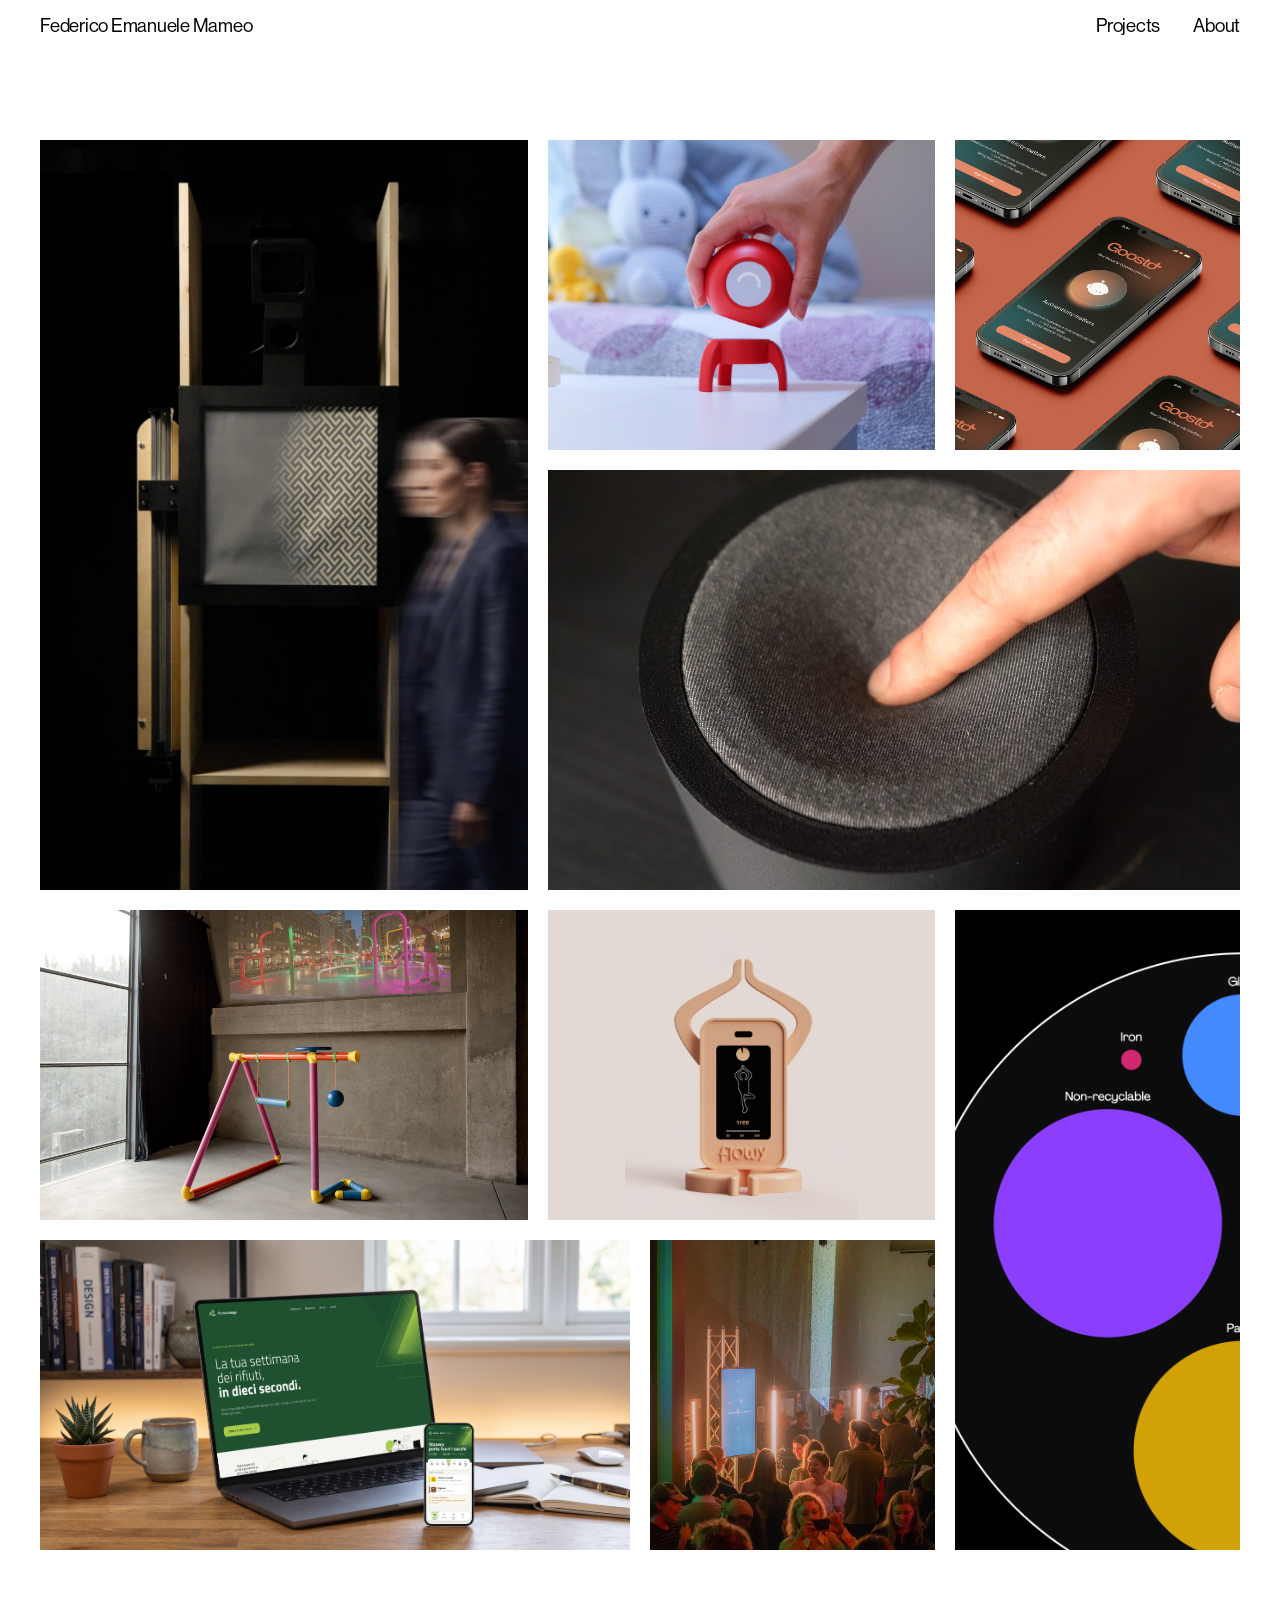
<file: archive.html>
<!doctype html>
<html lang="it">
<head>
<meta charset="utf-8">
<meta name="viewport" content="width=device-width,initial-scale=1">
<link rel="icon" href="assets/favicon.svg" type="image/svg+xml">
<link rel="icon" href="assets/favicon.png" sizes="32x32" type="image/png">
<link rel="apple-touch-icon" href="assets/apple-touch-icon.png">
<title>Projects | Federico Emanuele Mameo</title>
<meta name="description" content="interaction designer with a background in engineering, based in Italy">
<link rel="preconnect" href="https://fonts.googleapis.com">
<link rel="stylesheet" href="https://fonts.googleapis.com/css2?family=Inter:wght@300;400;500;600;700&family=IBM+Plex+Sans:wght@400;500&family=Roboto:wght@400;700&display=swap">
<link rel="stylesheet" href="assets/fonts.css">
<link rel="stylesheet" href="assets/site.css">
<style>body{background:#ffffff}</style>
<style id="custom-css">[data-id="6a58e46561d77338637548bb"] > div {
  border-width: 15px !important;
}</style>
</head>
<body>
<style id="projects-grid">
.pgrid{position:absolute;left:32px;top:112px;width:960px;display:grid;grid-template-columns:repeat(12,1fr);grid-auto-rows:72px;gap:16px;grid-template-areas:"T T T T T N N N N W W W" "T T T T T N N N N W W W" "T T T T T N N N N W W W" "T T T T T X X X X X X X" "T T T T T X X X X X X X" "T T T T T X X X X X X X" "T T T T T X X X X X X X" "U U U U U G G G G L L L" "U U U U U G G G G L L L" "U U U U U G G G G L L L" "R R R R R R P P P L L L" "R R R R R R P P P L L L" "R R R R R R P P P L L L"}
.ptile{position:relative;display:block;min-height:0;overflow:hidden;text-decoration:none;color:#000;background:#e2e2e2}
.ptile img{display:block;width:100%;height:100%;object-fit:cover;transition:transform .5s ease}
.ptile:hover img{transform:scale(1.03)}
/* nome: etichetta che compare sull'immagine al passaggio del mouse */
.ptile-name{position:absolute;left:0;bottom:0;padding:6px 8px 5px;background:#ffffff;font-family:custom_144973;font-size:15px;line-height:15px;letter-spacing:-0.2px;opacity:0;transition:opacity .25s ease}
.ptile:hover .ptile-name,.ptile:focus-visible .ptile-name{opacity:1}
/* domanda di partenza: velo sfocato leggero con la domanda al centro, al passaggio del mouse */
.ptile-q{position:absolute;left:0;top:0;width:100%;height:100%;box-sizing:border-box;display:flex;align-items:center;justify-content:center;padding:0 12%;text-align:center;background:rgba(0,0,0,.18);-webkit-backdrop-filter:blur(6px);backdrop-filter:blur(6px);color:#fff;font-family:custom_144777;font-weight:300;font-size:18px;line-height:21px;letter-spacing:0.1px;opacity:0;transition:opacity .35s ease}
.ptile:hover .ptile-q,.ptile:focus-visible .ptile-q{opacity:1}
.ptile-name{z-index:1}
</style>
<div id="mags"><article class="page page-with-fixeds-desktop" style="height: 1336px; width: 1024px; position: relative;">
<div class="fixed-position-container polyfill-sticky"><div class="rmwidget widget-text-v3" data-id="698c990c2d597c3bc0c3a8e9" style="left: 50%; top: 13px; width: 220px; height: 15px; margin-left: -480px; z-index: 413; zoom: 1;"><div class="css-tw1d2u"><div class="text-viewer"><h2 style="line-height:15px;font-family:custom_144973;font-weight:400;font-size:15px" class="view-mode unstyled paragraph-6e13dc88-fc4d-4ffc-9875-f620b8636e86 align-left"><span style="color:rgba(0, 0, 0, 1);font-weight:400;font-style:normal;font-family:custom_144973;letter-spacing:-0.2px;font-size:15px"><a role="link" tabindex="0" class="link-style-556b7520-7e21-46b8-963a-272b8ff2589f maglink" target="_self" href="index.html">Federico Emanuele Mameo</a></span></h2></div></div></div><div class="rmwidget widget-text-v3" data-id="698c990c2d597c3bc0c3a8ea" style="left: 50%; top: 13px; width: 96px; height: 15px; margin-left: 384px; z-index: 414; zoom: 1;"><div class="css-tw1d2u"><div class="text-viewer"><h2 style="line-height:15px;font-family:custom_144973;font-weight:400;font-size:15px" class="view-mode unstyled paragraph-6e13dc88-fc4d-4ffc-9875-f620b8636e86 align-right"><span style="color:rgba(0, 0, 0, 1);font-weight:400;font-style:normal;font-family:custom_144973;letter-spacing:-0.2px;font-size:15px"><a role="link" tabindex="0" class="link-style-556b7520-7e21-46b8-963a-272b8ff2589f maglink" target="_self" href="about.html">About</a></span></h2></div></div></div><div class="rmwidget widget-text-v3" data-id="698c990c2d597c3bc0c3a8eb" style="left: 50%; top: 13px; width: 64px; height: 15px; margin-left: 352px; z-index: 415; zoom: 1;"><div class="css-tw1d2u"><div class="text-viewer"><h2 style="line-height:15px;font-family:custom_144973;font-weight:400;font-size:15px" class="view-mode unstyled paragraph-6e13dc88-fc4d-4ffc-9875-f620b8636e86 align-right"><span style="color:rgba(0, 0, 0, 1);font-weight:400;font-style:normal;font-family:custom_144973;letter-spacing:-0.2px;font-size:15px"><a role="link" tabindex="0" class="link-style-556b7520-7e21-46b8-963a-272b8ff2589f maglink back-to-top" target="_self" href="archive.html">Projects</a></span></h2></div></div></div></div>
<div class="pgrid">
<a class="ptile" href="feelthespace.html" style="grid-area: T;"><img src="media/feelthespace/front_motion.jpg" alt="Feel the Space" loading="lazy"><span class="ptile-q">how can spatial intelligence transform retail beyond screens?</span><span class="ptile-name">Feel the Space</span></a>
<a class="ptile" href="nebulo.html" style="grid-area: N;"><img src="media/archive/image-77865bc0-895e-4fc5-8eb0-f2aac68dd8d9.jpg" alt="Nebulo" loading="lazy"><span class="ptile-q">how to transform medical routines into playful moments?</span><span class="ptile-name">Nebulo</span></a>
<a class="ptile" href="fabricinterfaces.html" style="grid-area: X;"><img src="media/fabricinterfaces/buttontop.jpg" alt="Fabric Interfaces" loading="lazy"><span class="ptile-q">how can we interact in retail spaces beyond touchscreens?</span><span class="ptile-name">Fabric Interfaces</span></a>
<a class="ptile" href="flowy.html" style="grid-area: G; background: #e2d9d4;"><img src="media/flowy/flowy.jpg" alt="flowy" loading="lazy" style="object-fit:contain"><span class="ptile-q">what if common objects became enchanted?</span><span class="ptile-name">flowy</span></a>
<a class="ptile" href="rumentologo.html" style="grid-area: R;"><img src="media/rumentologo/mockup_realistico.png" alt="Rumentologo" loading="lazy"><span class="ptile-q">how to redesign a service to make it more intuitive and clear?</span><span class="ptile-name">Rumentologo</span></a>
<a class="ptile" href="random20th.html" style="grid-area: P;"><img src="media/random20th/uncanny_wellness_event_photos_31_2.jpg" alt="Random 20th" loading="lazy"><span class="ptile-q">what if a mirror blurred the line between self and other?</span><span class="ptile-name">Random 20th</span></a>
<a class="ptile" href="tubi.html" style="grid-area: U;"><img src="media/tubi/tubi_cover.jpg" alt="Tubi" loading="lazy"><span class="ptile-q">how can we shape interactions through AI to awaken our inner child?</span><span class="ptile-name">Tubi</span></a>
<a class="ptile" href="goosto.html" style="grid-area: W;"><img src="media/goosto/mockup_2.png" alt="Goosto" loading="lazy"><span class="ptile-q">how to design a multi-agent system that connects users with different needs?</span><span class="ptile-name">Goosto</span></a>
<a class="ptile" href="dataviz.html" style="grid-area: L;"><img src="media/dataviz/zoom.png" alt="Lausanne Recycling" loading="lazy"><span class="ptile-q">how to visualise data in an interactive way?</span><span class="ptile-name">Lausanne Recycling</span></a>
</div>
</article></div><div id="root"><style class=""> html, body { width: 100%; height: 100%; } body { margin: 0; padding: 0; font-family: -apple-system, system-ui, BlinkMacSystemFont, "Segoe UI", Roboto, Ubuntu, Arial, sans-serif; color: #282828; -webkit-tap-highlight-color: rgba(0,0,0,0); -webkit-font-smoothing: antialiased; } * ::selection { background-color: #A2A2A2; } a, button, label, div, span, input, *:hover { -webkit-tap-highlight-color: rgba(0,0,0,0); } h1, h2, h3, h4, h5 { margin: 0; } </style><div></div></div><div id="text-global-styles"><style class=""> .align-left { text-align: left !important; } .align-center { text-align: center !important; } .align-right { text-align: right !important; } .align-justify { text-align: justify !important; } .unordered-list-item { padding: 0; margin: 0; list-style-type: none; } .unordered-list-item div[data-offset-key]:before, .unordered-list-item > li:before { white-space: nowrap; content: "•\00a0"; } .ordered-list-item { padding: 0; margin: 0; list-style-type: none; } .ordered-list-item div[data-offset-key]:before, .ordered-list-item > li:before { white-space: nowrap; counter-increment: ordered-key; content: counter(ordered-key)"."; } .link-1 { text-decoration: none; padding-bottom: 1px; background: linear-gradient(to right, rgba(0, 128, 255, 1) 0%, rgba(0, 128, 255, 1) 100%) 0 100%/1px 1px repeat-x; color: rgba(0, 128, 255, 1); } .link-1 * { color: rgba(0, 128, 255, 1); } .link-1 .hover, .link-1:hover { text-decoration: none; padding-bottom: 1px; background: none; color: rgba(0, 128, 255, 1) !important; } .link-1 .hover *, .link-1:hover * { color: rgba(0, 128, 255, 1) !important; } .link-1.current { text-decoration: none; padding-bottom: 1px; background: none; color: rgba(0, 128, 255, 1); } .link-1.current * { color: rgba(0, 128, 255, 1); } .link-style-778b75b4-ac06-453a-ae27-c82a6fe9bac0 { text-decoration: none; padding-bottom: 1px; background: none; color: rgba(142, 142, 142, 1); } .link-style-778b75b4-ac06-453a-ae27-c82a6fe9bac0 * { color: rgba(142, 142, 142, 1); } .link-style-778b75b4-ac06-453a-ae27-c82a6fe9bac0 .hover, .link-style-778b75b4-ac06-453a-ae27-c82a6fe9bac0:hover { text-decoration: none; padding-bottom: 1px; background: linear-gradient(to right, rgba(0, 0, 0, 1) 0%, rgba(0, 0, 0, 1) 100%) 0 100%/1px 1px repeat-x; color: rgba(0, 0, 0, 0.8) !important; } .link-style-778b75b4-ac06-453a-ae27-c82a6fe9bac0 .hover *, .link-style-778b75b4-ac06-453a-ae27-c82a6fe9bac0:hover * { color: rgba(0, 0, 0, 0.8) !important; } .link-style-778b75b4-ac06-453a-ae27-c82a6fe9bac0.current { text-decoration: none; padding-bottom: 1px; background: linear-gradient(to right, rgba(0, 0, 0, 1) 0%, rgba(0, 0, 0, 1) 100%) 0 100%/1px 1px repeat-x; color: rgba(0, 0, 0, 1); } .link-style-778b75b4-ac06-453a-ae27-c82a6fe9bac0.current * { color: rgba(0, 0, 0, 1); } .link-style-556b7520-7e21-46b8-963a-272b8ff2589f { text-decoration: none; padding-bottom: 1px; background: none; color: rgba(0, 0, 0, 1); } .link-style-556b7520-7e21-46b8-963a-272b8ff2589f * { color: rgba(0, 0, 0, 1); } .link-style-556b7520-7e21-46b8-963a-272b8ff2589f .hover, .link-style-556b7520-7e21-46b8-963a-272b8ff2589f:hover { text-decoration: none; padding-bottom: 1px; background: none; color: rgba(157, 157, 157, 1) !important; } .link-style-556b7520-7e21-46b8-963a-272b8ff2589f .hover *, .link-style-556b7520-7e21-46b8-963a-272b8ff2589f:hover * { color: rgba(157, 157, 157, 1) !important; } .link-style-556b7520-7e21-46b8-963a-272b8ff2589f.current { text-decoration: none; padding-bottom: 1px; background: none; color: rgba(0, 0, 0, 1); } .link-style-556b7520-7e21-46b8-963a-272b8ff2589f.current * { color: rgba(0, 0, 0, 1); } .link-style-7dd228ea-1e3b-4cc7-8f94-393ffabb5e12 { text-decoration: none; padding-bottom: 1px; background: none; color: rgba(0, 0, 0, 1); } .link-style-7dd228ea-1e3b-4cc7-8f94-393ffabb5e12 * { color: rgba(0, 0, 0, 1); } .link-style-7dd228ea-1e3b-4cc7-8f94-393ffabb5e12 .hover, .link-style-7dd228ea-1e3b-4cc7-8f94-393ffabb5e12:hover { text-decoration: none; padding-bottom: 2px; background: linear-gradient(to right, rgba(0, 0, 0, 1) 0%, rgba(0, 0, 0, 1) 100%) 0 100%/1px 1px repeat-x; color: rgba(0, 0, 0, 0.8) !important; } .link-style-7dd228ea-1e3b-4cc7-8f94-393ffabb5e12 .hover *, .link-style-7dd228ea-1e3b-4cc7-8f94-393ffabb5e12:hover * { color: rgba(0, 0, 0, 0.8) !important; } .link-style-7dd228ea-1e3b-4cc7-8f94-393ffabb5e12.current { text-decoration: none; padding-bottom: 1px; background: linear-gradient(to right, rgba(0, 0, 0, 1) 0%, rgba(0, 0, 0, 1) 100%) 0 100%/1px 1px repeat-x; color: rgba(0, 0, 0, 1); } .link-style-7dd228ea-1e3b-4cc7-8f94-393ffabb5e12.current * { color: rgba(0, 0, 0, 1); } .link-style-028c5e25-8940-47a0-add1-3b72ab9b7b80 { text-decoration: none; padding-bottom: 1px; background: none; color: rgba(0, 0, 0, 1); } .link-style-028c5e25-8940-47a0-add1-3b72ab9b7b80 * { color: rgba(0, 0, 0, 1); } .link-style-028c5e25-8940-47a0-add1-3b72ab9b7b80 .hover, .link-style-028c5e25-8940-47a0-add1-3b72ab9b7b80:hover { text-decoration: none; padding-bottom: 1px; background: none; color: rgba(255, 255, 255, 0.8) !important; } .link-style-028c5e25-8940-47a0-add1-3b72ab9b7b80 .hover *, .link-style-028c5e25-8940-47a0-add1-3b72ab9b7b80:hover * { color: rgba(255, 255, 255, 0.8) !important; } .link-style-028c5e25-8940-47a0-add1-3b72ab9b7b80.current { text-decoration: none; padding-bottom: 1px; background: linear-gradient(to right, rgba(0, 0, 0, 1) 0%, rgba(0, 0, 0, 1) 100%) 0 100%/1px 1px repeat-x; color: rgba(0, 0, 0, 1); } .link-style-028c5e25-8940-47a0-add1-3b72ab9b7b80.current * { color: rgba(0, 0, 0, 1); } .link-style-81c8315b-255d-49b5-afa0-a594db3491b1 { text-decoration: none; padding-bottom: 1px; background: none; color: rgba(0, 0, 0, 1); } .link-style-81c8315b-255d-49b5-afa0-a594db3491b1 * { color: rgba(0, 0, 0, 1); } .link-style-81c8315b-255d-49b5-afa0-a594db3491b1 .hover, .link-style-81c8315b-255d-49b5-afa0-a594db3491b1:hover { text-decoration: none; padding-bottom: 1px; background: none; color: rgba(0, 0, 0, 1) !important; } .link-style-81c8315b-255d-49b5-afa0-a594db3491b1 .hover *, .link-style-81c8315b-255d-49b5-afa0-a594db3491b1:hover * { color: rgba(0, 0, 0, 1) !important; } .link-style-81c8315b-255d-49b5-afa0-a594db3491b1.current { text-decoration: none; padding-bottom: 1px; background: linear-gradient(to right, rgba(0, 0, 0, 1) 0%, rgba(0, 0, 0, 1) 100%) 0 100%/1px 1px repeat-x; color: rgba(0, 0, 0, 1); } .link-style-81c8315b-255d-49b5-afa0-a594db3491b1.current * { color: rgba(0, 0, 0, 1); } .link-style-300c46da-3aea-4561-94a3-5646ef2b535f { text-decoration: none; padding-bottom: 1px; background: none; color: rgba(0, 0, 0, 1); } .link-style-300c46da-3aea-4561-94a3-5646ef2b535f * { color: rgba(0, 0, 0, 1); } .link-style-300c46da-3aea-4561-94a3-5646ef2b535f .hover, .link-style-300c46da-3aea-4561-94a3-5646ef2b535f:hover { text-decoration: none; padding-bottom: 1px; background: none; color: rgba(0, 0, 0, 0.5) !important; } .link-style-300c46da-3aea-4561-94a3-5646ef2b535f .hover *, .link-style-300c46da-3aea-4561-94a3-5646ef2b535f:hover * { color: rgba(0, 0, 0, 0.5) !important; } .link-style-300c46da-3aea-4561-94a3-5646ef2b535f.current { text-decoration: none; padding-bottom: 1px; background: none; color: rgba(0, 0, 0, 1); } .link-style-300c46da-3aea-4561-94a3-5646ef2b535f.current * { color: rgba(0, 0, 0, 1); } .link-style-7d9de455-9f3f-4703-818f-00e5d67643f5 { text-decoration: none; padding-bottom: 1px; background: none; color: rgba(0, 0, 0, 1); } .link-style-7d9de455-9f3f-4703-818f-00e5d67643f5 * { color: rgba(0, 0, 0, 1); } .link-style-7d9de455-9f3f-4703-818f-00e5d67643f5 .hover, .link-style-7d9de455-9f3f-4703-818f-00e5d67643f5:hover { text-decoration: none; padding-bottom: 1px; background: none; color: rgba(0, 0, 0, 1) !important; } .link-style-7d9de455-9f3f-4703-818f-00e5d67643f5 .hover *, .link-style-7d9de455-9f3f-4703-818f-00e5d67643f5:hover * { color: rgba(0, 0, 0, 1) !important; } .link-style-7d9de455-9f3f-4703-818f-00e5d67643f5.current { text-decoration: none; padding-bottom: 1px; background: none; color: rgba(0, 0, 0, 1); } .link-style-7d9de455-9f3f-4703-818f-00e5d67643f5.current * { color: rgba(0, 0, 0, 1); } .link-style-6689a6bf-3fa5-485c-96be-a3bf1853de2a { text-decoration: none; padding-bottom: 1px; background: linear-gradient(to right, rgba(0, 0, 0, 1) 0%, rgba(0, 0, 0, 1) 100%) 0 100%/1px 1px repeat-x; color: rgba(0, 0, 0, 1); } .link-style-6689a6bf-3fa5-485c-96be-a3bf1853de2a * { color: rgba(0, 0, 0, 1); } .link-style-6689a6bf-3fa5-485c-96be-a3bf1853de2a .hover, .link-style-6689a6bf-3fa5-485c-96be-a3bf1853de2a:hover { text-decoration: none; padding-bottom: 1px; background: linear-gradient(to right, rgba(0, 0, 0, 0.6) 0%, rgba(0, 0, 0, 0.6) 100%) 0 100%/1px 1px repeat-x; color: rgba(0, 0, 0, 0.6) !important; } .link-style-6689a6bf-3fa5-485c-96be-a3bf1853de2a .hover *, .link-style-6689a6bf-3fa5-485c-96be-a3bf1853de2a:hover * { color: rgba(0, 0, 0, 0.6) !important; } .link-style-6689a6bf-3fa5-485c-96be-a3bf1853de2a.current { text-decoration: none; padding-bottom: 1px; background: linear-gradient(to right, rgba(0, 0, 0, 1) 0%, rgba(0, 0, 0, 1) 100%) 0 100%/1px 1px repeat-x; color: rgba(0, 0, 0, 1); } .link-style-6689a6bf-3fa5-485c-96be-a3bf1853de2a.current * { color: rgba(0, 0, 0, 1); } .link-style-0060e268-0295-410f-90a1-9871a02c996c { text-decoration: none; padding-bottom: 1px; background: linear-gradient(to right, rgba(0, 0, 0, 1) 0%, rgba(0, 0, 0, 1) 100%) 0 100%/1px 1px repeat-x; color: rgba(0, 0, 0, 1); } .link-style-0060e268-0295-410f-90a1-9871a02c996c * { color: rgba(0, 0, 0, 1); } .link-style-0060e268-0295-410f-90a1-9871a02c996c .hover, .link-style-0060e268-0295-410f-90a1-9871a02c996c:hover { text-decoration: none; padding-bottom: 1px; background: none; color: rgba(0, 0, 0, 0.8) !important; } .link-style-0060e268-0295-410f-90a1-9871a02c996c .hover *, .link-style-0060e268-0295-410f-90a1-9871a02c996c:hover * { color: rgba(0, 0, 0, 0.8) !important; } .link-style-0060e268-0295-410f-90a1-9871a02c996c.current { text-decoration: none; padding-bottom: 1px; background: linear-gradient(to right, rgba(0, 0, 0, 1) 0%, rgba(0, 0, 0, 1) 100%) 0 100%/1px 1px repeat-x; color: rgba(0, 0, 0, 1); } .link-style-0060e268-0295-410f-90a1-9871a02c996c.current * { color: rgba(0, 0, 0, 1); } .unstyled { font-size: 18px; line-height: 26px; font-family: Inter; font-weight: 400; font-style: normal; text-align: align-left; } .default-list-style.edit-mode .editor-block-wrapper { display: flex; } .default-list-style.view-mode { display: flex; } .default-list-style.view-mode:before { display: inline-block; } .unordered-list-item.default-list-style.edit-mode .editor-block-wrapper:before { content: "•\00a0"; display: inline-block; } .unordered-list-item.default-list-style.edit-mode div[data-offset-key]:before { content: "•\00a0"; display: none; } .ordered-list-item.default-list-style.edit-mode .editor-block-wrapper:before { counter-increment: ordered-key; content: counter(ordered-key)"."; display: inline-block; white-space: nowrap; } .ordered-list-item.default-list-style.edit-mode div[data-offset-key]:before { counter-increment: ordered-key; content: counter(ordered-key)"."; display: none; white-space: nowrap; } .unordered-list-item .default-list-style.view-mode:before { content: "•\00a0"; } .style-5bd92323-b979-4ea8-b686-0443f2bb438a { color: rgba(34, 34, 34, 1); font-family: Roboto; font-style: normal; text-align: left; font-size: 48px; font-weight: 700; line-height: 60px; } .style-1e012ccb-ee0c-48c0-b082-3c11a8894727 { color: rgba(34, 34, 34, 1); font-family: Georgia; font-style: normal; text-align: left; font-size: 24px; font-weight: 400; line-height: 30px; } .style-8fac99b5-dfb6-4f64-b870-f864fc3a52fe { color: rgba(34, 34, 34, 1); font-family: Georgia; font-style: normal; text-align: left; font-size: 18px; font-weight: 400; line-height: 23px; } .style-bb6bf436-5c16-4592-9684-6f3ce4fe5b52 { color: rgba(34, 34, 34, 0.5); font-family: Georgia; font-style: italic; text-align: left; font-size: 14px; line-height: 18px; font-weight: 400; } .paragraph-6e13dc88-fc4d-4ffc-9875-f620b8636e86 { color: rgba(0, 0, 0, 1); font-family: wtqc; font-size: 30px; font-style: normal; font-weight: 400; letter-spacing: -0.6px; line-height: 40px; text-align: left; } .paragraph-d5af95b9-468b-4078-ab23-b0439143103e { color: rgba(0, 0, 0, 1); font-family: sftn; font-size: 54px; font-style: normal; font-weight: 500; letter-spacing: -1.4px; line-height: 60px; text-align: left; } .paragraph-25648237-b0a2-4cb2-b982-db6d0fb97e27 { color: rgba(0, 0, 0, 1); font-family: sftn; font-size: 96px; font-style: normal; font-weight: 500; letter-spacing: -2.2px; line-height: 120px; text-align: left; } .style-7927fb79-e452-4672-b2bf-e691e697569a { font-family: Austin; font-weight: 400; font-size: 47px; line-height: 55px; letter-spacing: 0.6px; font-style: normal; color: rgba(0, 0, 0, 1); text-transform: uppercase; text-align: center; } .style-13b08c1b-1136-4a73-b728-0c1046f5dbc9 { font-family: Navigo; font-weight: 400; font-size: 38px; line-height: 29px; font-style: normal; color: rgba(0, 0, 0, 1); padding-left: 16px; padding-right: 16px; padding-bottom: 10px; padding-top: 10px; text-align: right; } .style-071d33c8-046e-493a-8237-9f617189ca87 { color: rgba(0, 0, 0, 1); font-family: custom_144973; font-size: 13px; font-style: normal; font-weight: 400; letter-spacing: -0.1px; line-height: 14px; text-align: justify; white-space: normal; } .style-ccf7ca34-6199-4cd5-950d-1b77756dc510 { color: rgba(255, 255, 255, 1); font-family: Inter; font-style: normal; text-align: center; font-size: 10px; font-weight: 400; line-height: 12px; padding-bottom: 10px; font-feature-settings: "lnum"; font-variation-settings: 'wght' 550; } .style-ccf7ca34-6199-4cd5-950d-1b77756dc510 { color: rgba(255, 255, 255, 1); font-family: Inter; font-style: normal; text-align: center; font-size: 10px; font-weight: 400; line-height: 12px; padding-bottom: 10px; font-feature-settings: "lnum"; font-variation-settings: 'wght' 550; } .style-81c46bcf-a629-48f4-b18b-d312a1ea72d4 { font-family: IBM Plex Sans; font-weight: 400; font-size: 48px; line-height: 46px; letter-spacing: -2.6px; font-style: normal; color: rgba(0, 0, 0, 1); text-decoration: none; text-transform: none; padding-top: 4px; text-align: left; } </style></div>
<script>window.RM_ANIMATIONS = [{"wid": "698c990c2d597c3bc0c3a8c1", "type": "hover", "triggers": ["68cfc371c793a971177bedcc"], "dur": 0.5, "loop": null, "once": false, "reset": false, "ini": {"opacity": 0.0}, "fin": {"opacity": 1.0}}, {"wid": "698c990c2d597c3bc0c3a8c2", "type": "hover", "triggers": ["68cfc371c793a971177bedc0", "698c990c2d597c3bc0c3a8e1"], "dur": 0.5, "loop": null, "once": false, "reset": false, "ini": {"opacity": 0.0}, "fin": {"opacity": 1.0}}, {"wid": "698c990c2d597c3bc0c3a8c3", "type": "hover", "triggers": ["698c990c2d597c3bc0c3a8ca"], "dur": 0.5, "loop": null, "once": false, "reset": false, "ini": {"opacity": 0.0}, "fin": {"opacity": 1.0}}, {"wid": "698c990c2d597c3bc0c3a8c4", "type": "hover", "triggers": ["698c990c2d597c3bc0c3a8cb"], "dur": 0.5, "loop": null, "once": false, "reset": false, "ini": {"opacity": 0.0}, "fin": {"opacity": 1.0}}, {"wid": "698c990c2d597c3bc0c3a8c5", "type": "hover", "triggers": ["698c990c2d597c3bc0c3a8cc"], "dur": 0.5, "loop": null, "once": false, "reset": false, "ini": {"opacity": 0.0}, "fin": {"opacity": 1.0}}, {"wid": "698c990c2d597c3bc0c3a8c6", "type": "hover", "triggers": [], "dur": 0.5, "loop": null, "once": false, "reset": false, "ini": {"opacity": 0.0}, "fin": {"opacity": 1.0}}, {"wid": "698c990c2d597c3bc0c3a8c8", "type": "hover", "triggers": ["698db4f2b0b4e66917211724"], "dur": 0.5, "loop": null, "once": false, "reset": false, "ini": {"opacity": 0.0}, "fin": {"opacity": 1.0}}, {"wid": "698c990c2d597c3bc0c3a8c9", "type": "hover", "triggers": ["698db5045249c5d15bf5c681"], "dur": 0.5, "loop": null, "once": false, "reset": false, "ini": {"opacity": 0.0}, "fin": {"opacity": 1.0}}, {"wid": "698c990c2d597c3bc0c3a8cb", "type": "hover", "triggers": [], "dur": 0.5, "loop": null, "once": false, "reset": false, "ini": {"opacity": 0.0}, "fin": {"opacity": 1.0}}, {"wid": "698c990c2d597c3bc0c3a8cc", "type": "hover", "triggers": [], "dur": 0.5, "loop": null, "once": false, "reset": false, "ini": {"opacity": 0.0}, "fin": {"opacity": 1.0}}, {"wid": "698c990c2d597c3bc0c3a8cd", "type": "hover", "triggers": ["698c990c2d597c3bc0c3a8e8"], "dur": 0.5, "loop": null, "once": false, "reset": false, "ini": {"opacity": 0.0}, "fin": {"opacity": 1.0}}, {"wid": "698c990c2d597c3bc0c3a8da", "type": "hover", "triggers": [], "dur": 0.5, "loop": null, "once": false, "reset": false, "ini": {"opacity": 0.0}, "fin": {"opacity": 1.0}}, {"wid": "698c990c2d597c3bc0c3a8db", "type": "hover", "triggers": [], "dur": 0.5, "loop": null, "once": false, "reset": false, "ini": {"opacity": 0.0}, "fin": {"opacity": 1.0}}, {"wid": "698c990c2d597c3bc0c3a8dc", "type": "hover", "triggers": ["69f757d58545e5e200d8e8fa"], "dur": 0.5, "loop": null, "once": false, "reset": false, "ini": {"opacity": 0.0}, "fin": {"opacity": 1.0}}, {"wid": "698c990c2d597c3bc0c3a8dd", "type": "hover", "triggers": ["698c990c2d597c3bc0c3a8da"], "dur": 0.5, "loop": null, "once": false, "reset": false, "ini": {"opacity": 0.0}, "fin": {"opacity": 1.0}}, {"wid": "698c990c2d597c3bc0c3a8de", "type": "hover", "triggers": ["698c990c2d597c3bc0c3a8c6"], "dur": 0.5, "loop": null, "once": false, "reset": false, "ini": {"opacity": 0.0}, "fin": {"opacity": 1.0}}, {"wid": "698c990c2d597c3bc0c3a8e1", "type": "hover", "triggers": [], "dur": 0.5, "loop": null, "once": false, "reset": false, "ini": {"opacity": 0.0}, "fin": {"opacity": 1.0}}, {"wid": "698c990c2d597c3bc0c3a8e6", "type": "hover", "triggers": ["698c990c2d597c3bc0c3a8e7"], "dur": 0.5, "loop": null, "once": false, "reset": false, "ini": {"opacity": 0.0}, "fin": {"opacity": 1.0}}, {"wid": "698c990c2d597c3bc0c3a8e7", "type": "hover", "triggers": [], "dur": 0.5, "loop": null, "once": false, "reset": false, "ini": {"opacity": 0.0}, "fin": {"opacity": 1.0}}, {"wid": "698c990c2d597c3bc0c3a8e8", "type": "hover", "triggers": [], "dur": 0.5, "loop": null, "once": false, "reset": false, "ini": {"opacity": 0.0}, "fin": {"opacity": 1.0}}, {"wid": "698c990c2d597c3bc0c3a8f2", "type": "hover", "triggers": [], "dur": 0.5, "loop": null, "once": false, "reset": false, "ini": {"opacity": 0.0}, "fin": {"opacity": 1.0}}, {"wid": "698c990c2d597c3bc0c3a8f4", "type": "hover", "triggers": [], "dur": 0.5, "loop": null, "once": false, "reset": false, "ini": {"opacity": 0.0}, "fin": {"opacity": 1.0}}, {"wid": "698c990c2d597c3bc0c3a8f5", "type": "hover", "triggers": [], "dur": 0.5, "loop": null, "once": false, "reset": false, "ini": {"opacity": 0.0}, "fin": {"opacity": 1.0}}, {"wid": "698c990c2d597c3bc0c3a8f6", "type": "hover", "triggers": [], "dur": 0.5, "loop": null, "once": false, "reset": false, "ini": {"opacity": 0.0}, "fin": {"opacity": 1.0}}, {"wid": "698c990c2d597c3bc0c3a8f7", "type": "hover", "triggers": [], "dur": 0.5, "loop": null, "once": false, "reset": false, "ini": {"opacity": 0.0}, "fin": {"opacity": 1.0}}, {"wid": "698c990c2d597c3bc0c3a8fb", "type": "hover", "triggers": [], "dur": 0.5, "loop": null, "once": false, "reset": false, "ini": {"opacity": 0.0}, "fin": {"opacity": 1.0}}, {"wid": "698c990c2d597c3bc0c3a8fc", "type": "hover", "triggers": [], "dur": 0.5, "loop": null, "once": false, "reset": false, "ini": {"opacity": 0.0}, "fin": {"opacity": 1.0}}, {"wid": "698c990c2d597c3bc0c3a902", "type": "hover", "triggers": [], "dur": 0.5, "loop": null, "once": false, "reset": false, "ini": {"opacity": 0.0}, "fin": {"opacity": 1.0}}, {"wid": "6995e31f660132e944731f82", "type": "hover", "triggers": ["698db4e26253b93373e45c16"], "dur": 0.5, "loop": null, "once": false, "reset": false, "ini": {"opacity": 0.0}, "fin": {"opacity": 1.0}}, {"wid": "6995e37444cce3c9b0680d4a", "type": "hover", "triggers": ["698db4def23411f4caf9dd84"], "dur": 0.5, "loop": null, "once": false, "reset": false, "ini": {"opacity": 0.0}, "fin": {"opacity": 1.0}}, {"wid": "69d8b463e1f85fbd80bbd9ed", "type": "hover", "triggers": [], "dur": 0.5, "loop": null, "once": false, "reset": false, "ini": {"opacity": 0.0}, "fin": {"opacity": 1.0}}, {"wid": "69f757d58545e5e200d8e8fa", "type": "hover", "triggers": [], "dur": 0.5, "loop": null, "once": false, "reset": false, "ini": {"opacity": 0.0}, "fin": {"opacity": 1.0}}, {"wid": "69f758818813d6d985f3ba05", "type": "hover", "triggers": ["698c990c2d597c3bc0c3a8db"], "dur": 0.5, "loop": null, "once": false, "reset": false, "ini": {"opacity": 0.0}, "fin": {"opacity": 1.0}}, {"wid": "6a70f0d36b0587233addaee2", "type": "hover", "triggers": ["6a70f16ad5f150dc3256c3ae"], "dur": 0.5, "loop": null, "once": false, "reset": false, "ini": {"rotate": 0}, "fin": {"rotate": 90}}, {"wid": "6a70f16ad5f150dc3256c3ae", "type": "hover", "triggers": [], "dur": 0.5, "loop": null, "once": false, "reset": false, "ini": {"opacity": 0.0}, "fin": {"opacity": 1.0}}];</script>
<script src="assets/site.js"></script>
</body>
</html>
</file>
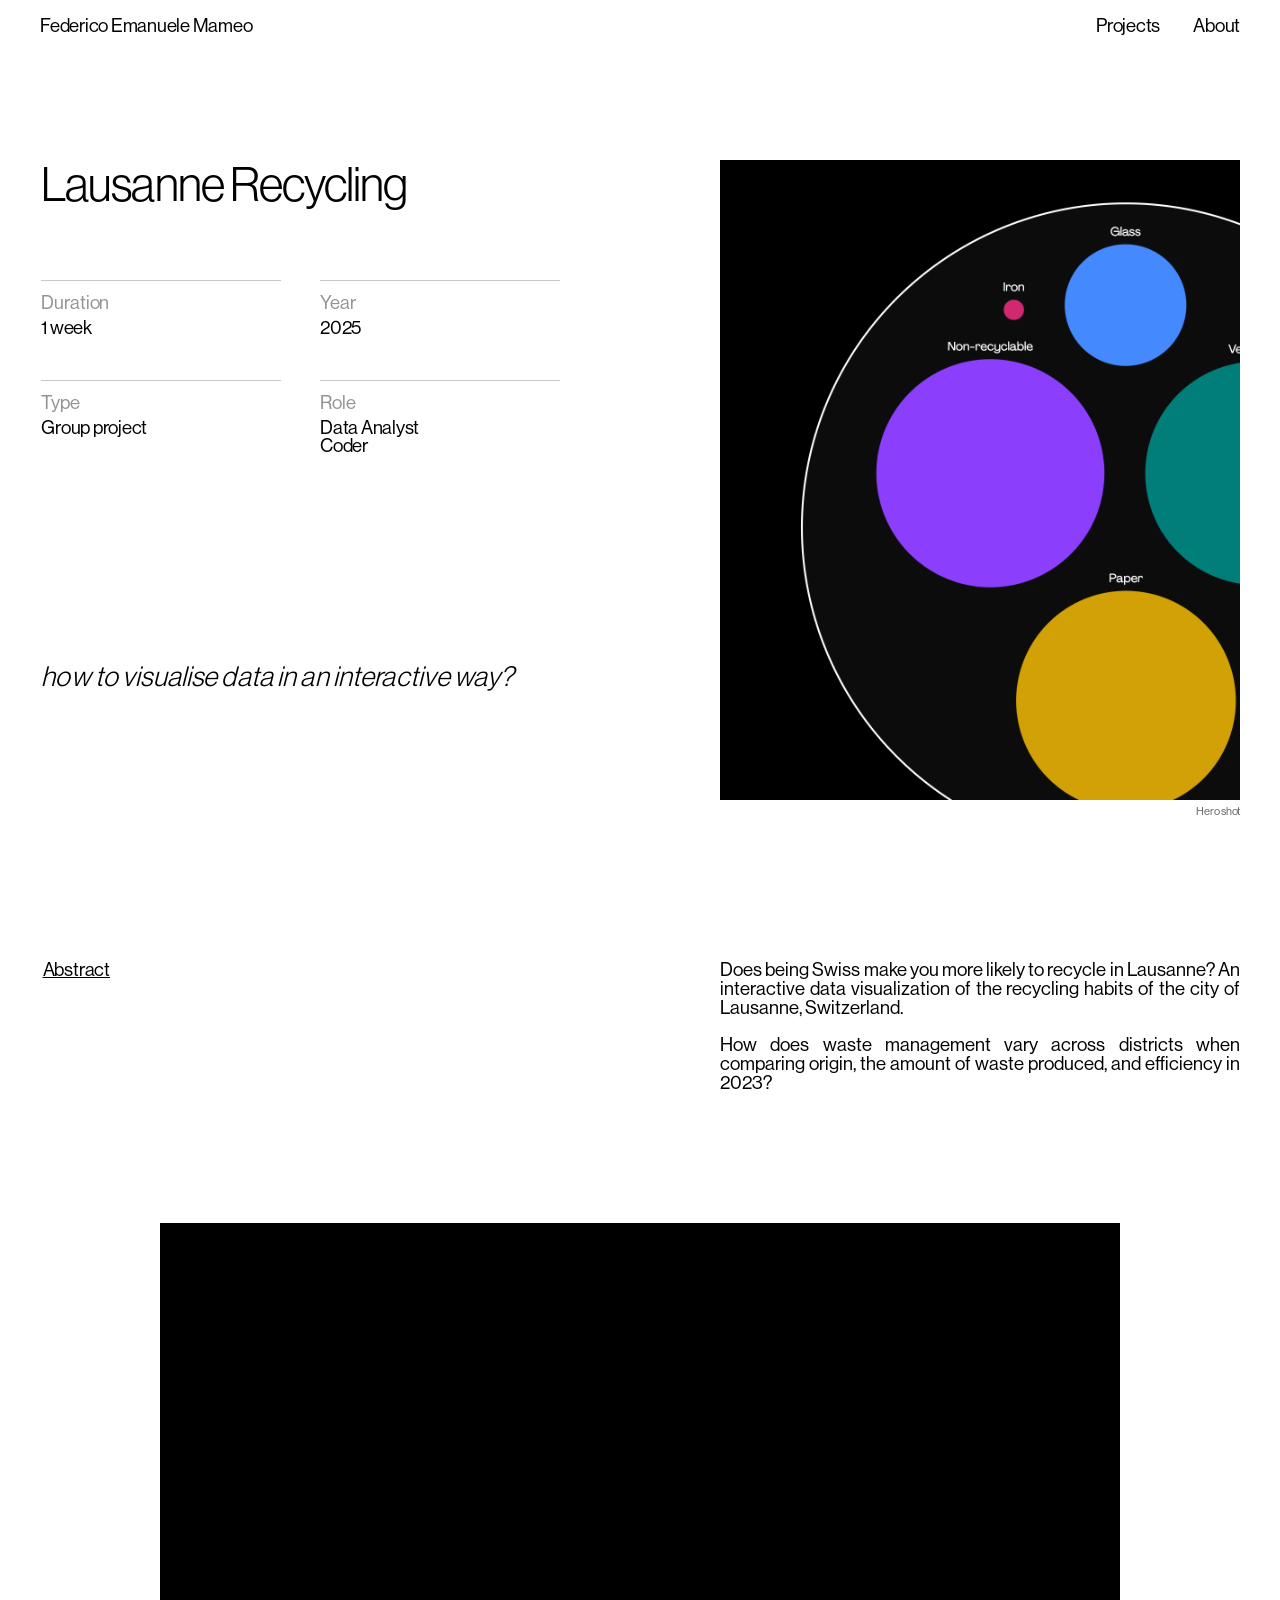
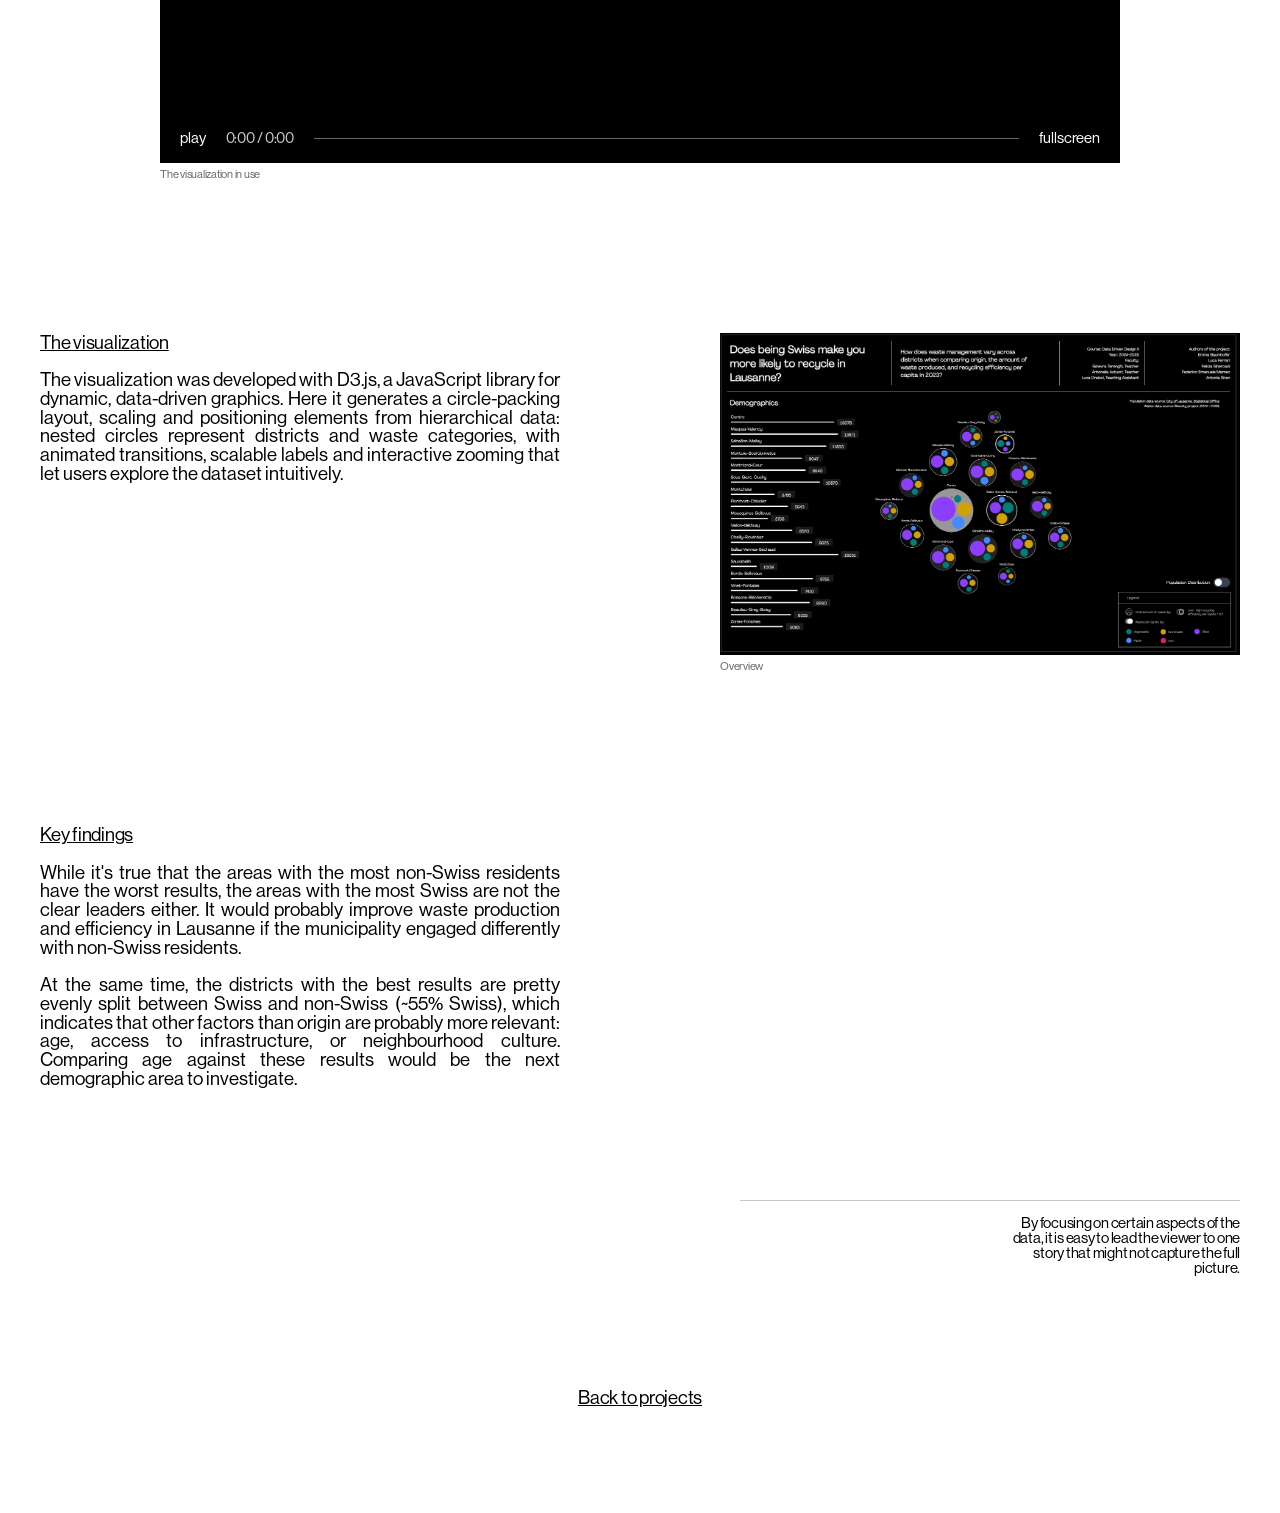
<file: dataviz.html>
<!doctype html>
<html lang="it">
<head>
<meta charset="utf-8">
<meta name="viewport" content="width=device-width,initial-scale=1">
<link rel="icon" href="assets/favicon.svg" type="image/svg+xml">
<link rel="icon" href="assets/favicon.png" sizes="32x32" type="image/png">
<link rel="apple-touch-icon" href="assets/apple-touch-icon.png">
<title>Lausanne Recycling | Federico Emanuele Mameo</title>
<meta name="description" content="interaction designer with a background in engineering, based in Italy">
<link rel="preconnect" href="https://fonts.googleapis.com">
<link rel="stylesheet" href="https://fonts.googleapis.com/css2?family=Inter:wght@300;400;500;600;700&family=IBM+Plex+Sans:wght@400;500&family=Roboto:wght@400;700&display=swap">
<link rel="stylesheet" href="assets/fonts.css">
<link rel="stylesheet" href="assets/site.css">

<style>body{background:#ffffff} .fm-media img,.fm-media video{pointer-events:none}</style>
</head>
<body>
<div id="mags"><article class="page page-with-fixeds-desktop" style="overflow: hidden; height: 2490px; width: 1024px; position: relative;">
    <div class="page-fixed-bg-container polyfill-sticky"><div class="rmwidget widget-background" style="background-color: #ffffff"></div></div>
    <div class="fixed-position-container polyfill-sticky"><div class="rmwidget widget-text-v3" data-id="698f68d94c2b4cb2434a32ac" style="left: 50%; top: 13px; width: 96px; height: 15px; margin-left: 384px; z-index: 420; zoom: 1;"><div class="css-tw1d2u"><div class="text-viewer"><h2 style="line-height:15px;font-family:custom_144973;font-weight:400;font-size:15px" class="view-mode unstyled paragraph-6e13dc88-fc4d-4ffc-9875-f620b8636e86 align-right"><span style="color:rgba(0, 0, 0, 1);font-weight:400;font-style:normal;font-family:custom_144973;letter-spacing:-0.2px;font-size:15px"><a role="link" tabindex="0" class="link-style-556b7520-7e21-46b8-963a-272b8ff2589f maglink" target="_self" href="about.html">About</a></span></h2></div></div></div><div class="rmwidget widget-text-v3" data-id="698f68d93547c228d3d0eb0a" style="left: 50%; top: 13px; width: 64px; height: 15px; margin-left: 352px; z-index: 421; zoom: 1;"><div class="css-tw1d2u"><div class="text-viewer"><h2 style="line-height:15px;font-family:custom_144973;font-weight:400;font-size:15px" class="view-mode unstyled paragraph-6e13dc88-fc4d-4ffc-9875-f620b8636e86 align-right"><span style="color:rgba(0, 0, 0, 1);font-weight:400;font-style:normal;font-family:custom_144973;letter-spacing:-0.2px;font-size:15px"><a role="link" tabindex="0" class="link-style-556b7520-7e21-46b8-963a-272b8ff2589f maglink" target="_self" href="archive.html">Projects</a></span></h2></div></div></div><div class="rmwidget widget-text-v3" data-id="698f68e90674124804c1fa79" style="left: 50%; top: 13px; width: 220px; height: 15px; margin-left: -480px; z-index: 422; zoom: 1;"><div class="css-tw1d2u"><div class="text-viewer"><h2 style="line-height:15px;font-family:custom_144973;font-weight:400;font-size:15px" class="view-mode unstyled paragraph-6e13dc88-fc4d-4ffc-9875-f620b8636e86 align-left"><span style="color:rgba(0, 0, 0, 1);font-weight:400;font-style:normal;font-family:custom_144973;letter-spacing:-0.2px;font-size:15px"><a role="link" tabindex="0" class="link-style-556b7520-7e21-46b8-963a-272b8ff2589f maglink" target="_self" href="index.html">Federico Emanuele Mameo</a></span></h2></div></div></div></div>
    
    <div class="content-scroll-wrapper has-vertical-scroll">
      <div class="content-bounds" style="width: 1024px; height: 2490px;">
        <div class="page-content-container" style="width: 1024px; height: 2490px; top: 0px; left: 0px; zoom: 1;"><div class="rmwidget widget-text-v3" data-id="fm-t-128" style="left: 33px; top: 128px; width: 600px; height: 38px; z-index: 300;"><div class="css-tw1d2u"><div class="text-viewer"><h2 style="line-height:38px;font-family:custom_144777;font-weight:300;font-size:38px" class="view-mode unstyled align-left"><span style="color:rgba(0, 0, 0, 1);font-weight:300;font-style:normal;font-family:custom_144777;font-size:38px;letter-spacing:-0.76px">Lausanne Recycling</span></h2></div></div></div><div class="rmwidget widget-shape div-instead-of-svg" style="left: 33px; top: 224px; width: 192px; height: 1px; z-index: 300; background-color: rgba(200, 200, 200, 1); border-radius: 0px; box-sizing: border-box;"></div><div class="rmwidget widget-text-v3" data-id="fm-t-129" style="left: 33px; top: 234px; width: 192px; height: 15px; z-index: 300;"><div class="css-tw1d2u"><div class="text-viewer"><h2 style="line-height:15px;font-family:custom_144973;font-weight:400;font-size:15px" class="view-mode unstyled align-left"><span style="color:rgba(147, 147, 147, 1);font-weight:400;font-style:normal;font-family:custom_144973;font-size:15px;letter-spacing:-0.1px">Duration</span></h2></div></div></div><div class="rmwidget widget-text-v3" data-id="fm-t-130" style="left: 33px; top: 254px; width: 192px; height: 15px; z-index: 300;"><div class="css-tw1d2u"><div class="text-viewer"><h2 style="line-height:15px;font-family:custom_144973;font-weight:400;font-size:15px" class="view-mode unstyled align-left"><span style="color:rgba(0, 0, 0, 1);font-weight:400;font-style:normal;font-family:custom_144973;font-size:15px;letter-spacing:-0.2px">1 week</span></h2></div></div></div><div class="rmwidget widget-shape div-instead-of-svg" style="left: 256px; top: 224px; width: 192px; height: 1px; z-index: 300; background-color: rgba(200, 200, 200, 1); border-radius: 0px; box-sizing: border-box;"></div><div class="rmwidget widget-text-v3" data-id="fm-t-131" style="left: 256px; top: 234px; width: 192px; height: 15px; z-index: 300;"><div class="css-tw1d2u"><div class="text-viewer"><h2 style="line-height:15px;font-family:custom_144973;font-weight:400;font-size:15px" class="view-mode unstyled align-left"><span style="color:rgba(147, 147, 147, 1);font-weight:400;font-style:normal;font-family:custom_144973;font-size:15px;letter-spacing:-0.1px">Year</span></h2></div></div></div><div class="rmwidget widget-text-v3" data-id="fm-t-132" style="left: 256px; top: 254px; width: 192px; height: 15px; z-index: 300;"><div class="css-tw1d2u"><div class="text-viewer"><h2 style="line-height:15px;font-family:custom_144973;font-weight:400;font-size:15px" class="view-mode unstyled align-left"><span style="color:rgba(0, 0, 0, 1);font-weight:400;font-style:normal;font-family:custom_144973;font-size:15px;letter-spacing:-0.2px">2025</span></h2></div></div></div><div class="rmwidget widget-shape div-instead-of-svg" style="left: 33px; top: 304px; width: 192px; height: 1px; z-index: 300; background-color: rgba(200, 200, 200, 1); border-radius: 0px; box-sizing: border-box;"></div><div class="rmwidget widget-text-v3" data-id="fm-t-133" style="left: 33px; top: 314px; width: 192px; height: 15px; z-index: 300;"><div class="css-tw1d2u"><div class="text-viewer"><h2 style="line-height:15px;font-family:custom_144973;font-weight:400;font-size:15px" class="view-mode unstyled align-left"><span style="color:rgba(147, 147, 147, 1);font-weight:400;font-style:normal;font-family:custom_144973;font-size:15px;letter-spacing:-0.1px">Type</span></h2></div></div></div><div class="rmwidget widget-text-v3" data-id="fm-t-134" style="left: 33px; top: 334px; width: 192px; height: 15px; z-index: 300;"><div class="css-tw1d2u"><div class="text-viewer"><h2 style="line-height:15px;font-family:custom_144973;font-weight:400;font-size:15px" class="view-mode unstyled align-left"><span style="color:rgba(0, 0, 0, 1);font-weight:400;font-style:normal;font-family:custom_144973;font-size:15px;letter-spacing:-0.2px">Group project</span></h2></div></div></div><div class="rmwidget widget-shape div-instead-of-svg" style="left: 256px; top: 304px; width: 192px; height: 1px; z-index: 300; background-color: rgba(200, 200, 200, 1); border-radius: 0px; box-sizing: border-box;"></div><div class="rmwidget widget-text-v3" data-id="fm-t-135" style="left: 256px; top: 314px; width: 192px; height: 15px; z-index: 300;"><div class="css-tw1d2u"><div class="text-viewer"><h2 style="line-height:15px;font-family:custom_144973;font-weight:400;font-size:15px" class="view-mode unstyled align-left"><span style="color:rgba(147, 147, 147, 1);font-weight:400;font-style:normal;font-family:custom_144973;font-size:15px;letter-spacing:-0.1px">Role</span></h2></div></div></div><div class="rmwidget widget-text-v3" data-id="fm-t-136" style="left: 256px; top: 334px; width: 192px; height: 15px; z-index: 300;"><div class="css-tw1d2u"><div class="text-viewer"><h2 style="line-height:15px;font-family:custom_144973;font-weight:400;font-size:15px" class="view-mode unstyled align-left"><span style="color:rgba(0, 0, 0, 1);font-weight:400;font-style:normal;font-family:custom_144973;font-size:15px;letter-spacing:-0.2px">Data Analyst
Coder</span></h2></div></div></div><div class="rmwidget widget-text-v3" data-id="fm-t-137" style="left: 33px; top: 528px; width: 416px; height: 52px; z-index: 300;"><div class="css-tw1d2u"><div class="text-viewer"><h2 style="line-height:26px;font-family:custom_144777;font-weight:300;font-size:22px" class="view-mode unstyled align-left"><span style="color:rgba(0, 0, 0, 1);font-weight:300;font-style:italic;font-family:custom_144777;font-size:22px;letter-spacing:0.1px">how to visualise data in an interactive way?</span></h2></div></div></div><div class="rmwidget widget-picture fm-media" style="left: 576px; top: 128px; width: 416px; height: 512px; z-index: 300;"><img src="media/dataviz/zoom.png" alt="" style="width:100%;height:100%;object-fit:cover;display:block"></div><div class="rmwidget widget-text-v3" data-id="fm-t-138" style="left: 692px; top: 640px; width: 300px; height: 18px; z-index: 300;"><div class="css-tw1d2u"><div class="text-viewer"><h2 style="line-height:18px;font-family:custom_144973;font-weight:400;font-size:9px" class="view-mode unstyled align-right"><span style="color:rgba(104, 104, 104, 1);font-weight:400;font-style:normal;font-family:custom_144973;font-size:9px;letter-spacing:-0.2px">Hero shot</span></h2></div></div></div><div class="rmwidget widget-text-v3" data-id="fm-t-139" style="left: 34px; top: 768px; width: 414px; height: 15px; z-index: 300;"><div class="css-tw1d2u"><div class="text-viewer"><h2 style="line-height:15px;font-family:custom_144973;font-weight:400;font-size:15px" class="view-mode unstyled align-left"><span style="color:rgba(0, 0, 0, 1);font-weight:400;font-style:normal;text-decoration:underline;font-family:custom_144973;font-size:15px;letter-spacing:-0.15px">Abstract</span></h2></div></div></div><div class="rmwidget widget-text-v3" data-id="fm-t-140" style="left: 576px; top: 768px; width: 416px; height: 90px; z-index: 300;"><div class="css-tw1d2u"><div class="text-viewer"><h2 style="line-height:15px;font-family:custom_144973;font-weight:400;font-size:15px" class="view-mode unstyled align-justify"><span style="color:rgba(0, 0, 0, 1);font-weight:400;font-style:normal;font-family:custom_144973;font-size:15px;letter-spacing:0px">Does being Swiss make you more likely to recycle in Lausanne? An interactive data visualization of the recycling habits of the city of Lausanne, Switzerland.</span></h2><h2 style="line-height:15px;font-size:15px" class="view-mode unstyled"><span> </span></h2><h2 style="line-height:15px;font-family:custom_144973;font-weight:400;font-size:15px" class="view-mode unstyled align-justify"><span style="color:rgba(0, 0, 0, 1);font-weight:400;font-style:normal;font-family:custom_144973;font-size:15px;letter-spacing:0px">How does waste management vary across districts when comparing origin, the amount of waste produced, and efficiency in 2023?</span></h2></div></div></div><div class="rmwidget fm-media" data-controls style="left: 128.0px; top: 978px; width: 768px; height: 432px; z-index: 300;"><video src="media/dataviz/dataviz_video.mp4" muted autoplay loop playsinline style="width:100%;height:100%;object-fit:cover;display:block;background:#000"></video></div><div class="rmwidget widget-text-v3" data-id="fm-t-141" style="left: 128.0px; top: 1410px; width: 300px; height: 18px; z-index: 300;"><div class="css-tw1d2u"><div class="text-viewer"><h2 style="line-height:18px;font-family:custom_144973;font-weight:400;font-size:9px" class="view-mode unstyled align-left"><span style="color:rgba(104, 104, 104, 1);font-weight:400;font-style:normal;font-family:custom_144973;font-size:9px;letter-spacing:-0.2px">The visualization in use</span></h2></div></div></div><div class="rmwidget widget-text-v3" data-id="fm-t-142" style="left: 32px; top: 1546px; width: 416px; height: 15px; z-index: 300;"><div class="css-tw1d2u"><div class="text-viewer"><h2 style="line-height:15px;font-family:custom_144973;font-weight:400;font-size:15px" class="view-mode unstyled align-left"><span style="color:rgba(0, 0, 0, 1);font-weight:400;font-style:normal;text-decoration:underline;font-family:custom_144973;font-size:15px;letter-spacing:-0.2px">The visualization</span></h2></div></div></div><div class="rmwidget widget-text-v3" data-id="fm-t-143" style="left: 32px; top: 1576px; width: 416px; height: 90px; z-index: 300;"><div class="css-tw1d2u"><div class="text-viewer"><h2 style="line-height:15px;font-family:custom_144973;font-weight:400;font-size:15px" class="view-mode unstyled align-justify"><span style="color:rgba(0, 0, 0, 1);font-weight:400;font-style:normal;font-family:custom_144973;font-size:15px;letter-spacing:0px">The visualization was developed with D3.js, a JavaScript library for dynamic, data-driven graphics. Here it generates a circle-packing layout, scaling and positioning elements from hierarchical data: nested circles represent districts and waste categories, with animated transitions, scalable labels and interactive zooming that let users explore the dataset intuitively.</span></h2></div></div></div><div class="rmwidget widget-picture fm-media" style="left: 576px; top: 1546px; width: 416px; height: 258px; z-index: 300;"><img src="media/dataviz/overview.png" alt="" style="width:100%;height:100%;object-fit:cover;display:block"></div><div class="rmwidget widget-text-v3" data-id="fm-t-144" style="left: 576px; top: 1804px; width: 300px; height: 18px; z-index: 300;"><div class="css-tw1d2u"><div class="text-viewer"><h2 style="line-height:18px;font-family:custom_144973;font-weight:400;font-size:9px" class="view-mode unstyled align-left"><span style="color:rgba(104, 104, 104, 1);font-weight:400;font-style:normal;font-family:custom_144973;font-size:9px;letter-spacing:-0.2px">Overview</span></h2></div></div></div><div class="rmwidget widget-text-v3" data-id="fm-t-145" style="left: 32px; top: 1940px; width: 416px; height: 15px; z-index: 300;"><div class="css-tw1d2u"><div class="text-viewer"><h2 style="line-height:15px;font-family:custom_144973;font-weight:400;font-size:15px" class="view-mode unstyled align-left"><span style="color:rgba(0, 0, 0, 1);font-weight:400;font-style:normal;text-decoration:underline;font-family:custom_144973;font-size:15px;letter-spacing:-0.2px">Key findings</span></h2></div></div></div><div class="rmwidget widget-text-v3" data-id="fm-t-146" style="left: 32px; top: 1970px; width: 416px; height: 180px; z-index: 300;"><div class="css-tw1d2u"><div class="text-viewer"><h2 style="line-height:15px;font-family:custom_144973;font-weight:400;font-size:15px" class="view-mode unstyled align-justify"><span style="color:rgba(0, 0, 0, 1);font-weight:400;font-style:normal;font-family:custom_144973;font-size:15px;letter-spacing:0px">While it&#x27;s true that the areas with the most non-Swiss residents have the worst results, the areas with the most Swiss are not the clear leaders either. It would probably improve waste production and efficiency in Lausanne if the municipality engaged differently with non-Swiss residents.</span></h2><h2 style="line-height:15px;font-size:15px" class="view-mode unstyled"><span> </span></h2><h2 style="line-height:15px;font-family:custom_144973;font-weight:400;font-size:15px" class="view-mode unstyled align-justify"><span style="color:rgba(0, 0, 0, 1);font-weight:400;font-style:normal;font-family:custom_144973;font-size:15px;letter-spacing:0px">At the same time, the districts with the best results are pretty evenly split between Swiss and non-Swiss (~55% Swiss), which indicates that other factors than origin are probably more relevant: age, access to infrastructure, or neighbourhood culture. Comparing age against these results would be the next demographic area to investigate.</span></h2></div></div></div><div class="rmwidget widget-shape div-instead-of-svg" style="left: 592px; top: 2240px; width: 400px; height: 1px; z-index: 300; background-color: rgba(200, 200, 200, 1); border-radius: 0px; box-sizing: border-box;"></div><div class="rmwidget widget-text-v3" data-id="fm-t-147" style="left: 808px; top: 2252px; width: 184px; height: 48px; z-index: 300;"><div class="css-tw1d2u"><div class="text-viewer"><h2 style="line-height:12px;font-family:custom_144973;font-weight:400;font-size:12px" class="view-mode unstyled align-right"><span style="color:rgba(0, 0, 0, 1);font-weight:400;font-style:normal;font-family:custom_144973;font-size:12px;letter-spacing:-0.2px">By focusing on certain aspects of the data, it is easy to lead the viewer to one story that might not capture the full picture.</span></h2></div></div></div><div class="rmwidget widget-text-v3" style="left: 32px; top: 2390px; width: 960px; height: 15px; z-index: 353;"><div class="css-tw1d2u"><div class="text-viewer"><h2 style="line-height:15px;font-family:custom_144973;font-weight:400;font-size:15px" class="view-mode unstyled align-center"><span style="color:rgba(0, 0, 0, 1);font-weight:400;font-style:normal;font-family:custom_144973;font-size:15px;letter-spacing:-0.2px"><a class="text-link" href="archive.html" target="_self" style="color:inherit;text-decoration:underline">Back to projects</a></span></h2></div></div></div></div>
      </div>
    </div>
  </article></div><div id="text-global-styles"><style class=""> .align-left { text-align: left !important; } .align-center { text-align: center !important; } .align-right { text-align: right !important; } .align-justify { text-align: justify !important; } .unordered-list-item { padding: 0; margin: 0; list-style-type: none; } .unordered-list-item div[data-offset-key]:before, .unordered-list-item > li:before { white-space: nowrap; content: "•\00a0"; } .ordered-list-item { padding: 0; margin: 0; list-style-type: none; } .ordered-list-item div[data-offset-key]:before, .ordered-list-item > li:before { white-space: nowrap; counter-increment: ordered-key; content: counter(ordered-key)"."; } .link-1 { text-decoration: none; padding-bottom: 1px; background: linear-gradient(to right, rgba(0, 128, 255, 1) 0%, rgba(0, 128, 255, 1) 100%) 0 100%/1px 1px repeat-x; color: rgba(0, 128, 255, 1); } .link-1 * { color: rgba(0, 128, 255, 1); } .link-1 .hover, .link-1:hover { text-decoration: none; padding-bottom: 1px; background: none; color: rgba(0, 128, 255, 1) !important; } .link-1 .hover *, .link-1:hover * { color: rgba(0, 128, 255, 1) !important; } .link-1.current { text-decoration: none; padding-bottom: 1px; background: none; color: rgba(0, 128, 255, 1); } .link-1.current * { color: rgba(0, 128, 255, 1); } .link-style-778b75b4-ac06-453a-ae27-c82a6fe9bac0 { text-decoration: none; padding-bottom: 1px; background: none; color: rgba(142, 142, 142, 1); } .link-style-778b75b4-ac06-453a-ae27-c82a6fe9bac0 * { color: rgba(142, 142, 142, 1); } .link-style-778b75b4-ac06-453a-ae27-c82a6fe9bac0 .hover, .link-style-778b75b4-ac06-453a-ae27-c82a6fe9bac0:hover { text-decoration: none; padding-bottom: 1px; background: linear-gradient(to right, rgba(0, 0, 0, 1) 0%, rgba(0, 0, 0, 1) 100%) 0 100%/1px 1px repeat-x; color: rgba(0, 0, 0, 0.8) !important; } .link-style-778b75b4-ac06-453a-ae27-c82a6fe9bac0 .hover *, .link-style-778b75b4-ac06-453a-ae27-c82a6fe9bac0:hover * { color: rgba(0, 0, 0, 0.8) !important; } .link-style-778b75b4-ac06-453a-ae27-c82a6fe9bac0.current { text-decoration: none; padding-bottom: 1px; background: linear-gradient(to right, rgba(0, 0, 0, 1) 0%, rgba(0, 0, 0, 1) 100%) 0 100%/1px 1px repeat-x; color: rgba(0, 0, 0, 1); } .link-style-778b75b4-ac06-453a-ae27-c82a6fe9bac0.current * { color: rgba(0, 0, 0, 1); } .link-style-556b7520-7e21-46b8-963a-272b8ff2589f { text-decoration: none; padding-bottom: 1px; background: none; color: rgba(0, 0, 0, 1); } .link-style-556b7520-7e21-46b8-963a-272b8ff2589f * { color: rgba(0, 0, 0, 1); } .link-style-556b7520-7e21-46b8-963a-272b8ff2589f .hover, .link-style-556b7520-7e21-46b8-963a-272b8ff2589f:hover { text-decoration: none; padding-bottom: 1px; background: none; color: rgba(157, 157, 157, 1) !important; } .link-style-556b7520-7e21-46b8-963a-272b8ff2589f .hover *, .link-style-556b7520-7e21-46b8-963a-272b8ff2589f:hover * { color: rgba(157, 157, 157, 1) !important; } .link-style-556b7520-7e21-46b8-963a-272b8ff2589f.current { text-decoration: none; padding-bottom: 1px; background: none; color: rgba(0, 0, 0, 1); } .link-style-556b7520-7e21-46b8-963a-272b8ff2589f.current * { color: rgba(0, 0, 0, 1); } .link-style-7dd228ea-1e3b-4cc7-8f94-393ffabb5e12 { text-decoration: none; padding-bottom: 1px; background: none; color: rgba(0, 0, 0, 1); } .link-style-7dd228ea-1e3b-4cc7-8f94-393ffabb5e12 * { color: rgba(0, 0, 0, 1); } .link-style-7dd228ea-1e3b-4cc7-8f94-393ffabb5e12 .hover, .link-style-7dd228ea-1e3b-4cc7-8f94-393ffabb5e12:hover { text-decoration: none; padding-bottom: 2px; background: linear-gradient(to right, rgba(0, 0, 0, 1) 0%, rgba(0, 0, 0, 1) 100%) 0 100%/1px 1px repeat-x; color: rgba(0, 0, 0, 0.8) !important; } .link-style-7dd228ea-1e3b-4cc7-8f94-393ffabb5e12 .hover *, .link-style-7dd228ea-1e3b-4cc7-8f94-393ffabb5e12:hover * { color: rgba(0, 0, 0, 0.8) !important; } .link-style-7dd228ea-1e3b-4cc7-8f94-393ffabb5e12.current { text-decoration: none; padding-bottom: 1px; background: linear-gradient(to right, rgba(0, 0, 0, 1) 0%, rgba(0, 0, 0, 1) 100%) 0 100%/1px 1px repeat-x; color: rgba(0, 0, 0, 1); } .link-style-7dd228ea-1e3b-4cc7-8f94-393ffabb5e12.current * { color: rgba(0, 0, 0, 1); } .link-style-028c5e25-8940-47a0-add1-3b72ab9b7b80 { text-decoration: none; padding-bottom: 1px; background: none; color: rgba(0, 0, 0, 1); } .link-style-028c5e25-8940-47a0-add1-3b72ab9b7b80 * { color: rgba(0, 0, 0, 1); } .link-style-028c5e25-8940-47a0-add1-3b72ab9b7b80 .hover, .link-style-028c5e25-8940-47a0-add1-3b72ab9b7b80:hover { text-decoration: none; padding-bottom: 1px; background: none; color: rgba(255, 255, 255, 0.8) !important; } .link-style-028c5e25-8940-47a0-add1-3b72ab9b7b80 .hover *, .link-style-028c5e25-8940-47a0-add1-3b72ab9b7b80:hover * { color: rgba(255, 255, 255, 0.8) !important; } .link-style-028c5e25-8940-47a0-add1-3b72ab9b7b80.current { text-decoration: none; padding-bottom: 1px; background: linear-gradient(to right, rgba(0, 0, 0, 1) 0%, rgba(0, 0, 0, 1) 100%) 0 100%/1px 1px repeat-x; color: rgba(0, 0, 0, 1); } .link-style-028c5e25-8940-47a0-add1-3b72ab9b7b80.current * { color: rgba(0, 0, 0, 1); } .link-style-81c8315b-255d-49b5-afa0-a594db3491b1 { text-decoration: none; padding-bottom: 1px; background: none; color: rgba(0, 0, 0, 1); } .link-style-81c8315b-255d-49b5-afa0-a594db3491b1 * { color: rgba(0, 0, 0, 1); } .link-style-81c8315b-255d-49b5-afa0-a594db3491b1 .hover, .link-style-81c8315b-255d-49b5-afa0-a594db3491b1:hover { text-decoration: none; padding-bottom: 1px; background: none; color: rgba(0, 0, 0, 1) !important; } .link-style-81c8315b-255d-49b5-afa0-a594db3491b1 .hover *, .link-style-81c8315b-255d-49b5-afa0-a594db3491b1:hover * { color: rgba(0, 0, 0, 1) !important; } .link-style-81c8315b-255d-49b5-afa0-a594db3491b1.current { text-decoration: none; padding-bottom: 1px; background: linear-gradient(to right, rgba(0, 0, 0, 1) 0%, rgba(0, 0, 0, 1) 100%) 0 100%/1px 1px repeat-x; color: rgba(0, 0, 0, 1); } .link-style-81c8315b-255d-49b5-afa0-a594db3491b1.current * { color: rgba(0, 0, 0, 1); } .link-style-300c46da-3aea-4561-94a3-5646ef2b535f { text-decoration: none; padding-bottom: 1px; background: none; color: rgba(0, 0, 0, 1); } .link-style-300c46da-3aea-4561-94a3-5646ef2b535f * { color: rgba(0, 0, 0, 1); } .link-style-300c46da-3aea-4561-94a3-5646ef2b535f .hover, .link-style-300c46da-3aea-4561-94a3-5646ef2b535f:hover { text-decoration: none; padding-bottom: 1px; background: none; color: rgba(0, 0, 0, 0.5) !important; } .link-style-300c46da-3aea-4561-94a3-5646ef2b535f .hover *, .link-style-300c46da-3aea-4561-94a3-5646ef2b535f:hover * { color: rgba(0, 0, 0, 0.5) !important; } .link-style-300c46da-3aea-4561-94a3-5646ef2b535f.current { text-decoration: none; padding-bottom: 1px; background: none; color: rgba(0, 0, 0, 1); } .link-style-300c46da-3aea-4561-94a3-5646ef2b535f.current * { color: rgba(0, 0, 0, 1); } .link-style-7d9de455-9f3f-4703-818f-00e5d67643f5 { text-decoration: none; padding-bottom: 1px; background: none; color: rgba(0, 0, 0, 1); } .link-style-7d9de455-9f3f-4703-818f-00e5d67643f5 * { color: rgba(0, 0, 0, 1); } .link-style-7d9de455-9f3f-4703-818f-00e5d67643f5 .hover, .link-style-7d9de455-9f3f-4703-818f-00e5d67643f5:hover { text-decoration: none; padding-bottom: 1px; background: none; color: rgba(0, 0, 0, 1) !important; } .link-style-7d9de455-9f3f-4703-818f-00e5d67643f5 .hover *, .link-style-7d9de455-9f3f-4703-818f-00e5d67643f5:hover * { color: rgba(0, 0, 0, 1) !important; } .link-style-7d9de455-9f3f-4703-818f-00e5d67643f5.current { text-decoration: none; padding-bottom: 1px; background: none; color: rgba(0, 0, 0, 1); } .link-style-7d9de455-9f3f-4703-818f-00e5d67643f5.current * { color: rgba(0, 0, 0, 1); } .link-style-6689a6bf-3fa5-485c-96be-a3bf1853de2a { text-decoration: none; padding-bottom: 1px; background: linear-gradient(to right, rgba(0, 0, 0, 1) 0%, rgba(0, 0, 0, 1) 100%) 0 100%/1px 1px repeat-x; color: rgba(0, 0, 0, 1); } .link-style-6689a6bf-3fa5-485c-96be-a3bf1853de2a * { color: rgba(0, 0, 0, 1); } .link-style-6689a6bf-3fa5-485c-96be-a3bf1853de2a .hover, .link-style-6689a6bf-3fa5-485c-96be-a3bf1853de2a:hover { text-decoration: none; padding-bottom: 1px; background: linear-gradient(to right, rgba(0, 0, 0, 0.6) 0%, rgba(0, 0, 0, 0.6) 100%) 0 100%/1px 1px repeat-x; color: rgba(0, 0, 0, 0.6) !important; } .link-style-6689a6bf-3fa5-485c-96be-a3bf1853de2a .hover *, .link-style-6689a6bf-3fa5-485c-96be-a3bf1853de2a:hover * { color: rgba(0, 0, 0, 0.6) !important; } .link-style-6689a6bf-3fa5-485c-96be-a3bf1853de2a.current { text-decoration: none; padding-bottom: 1px; background: linear-gradient(to right, rgba(0, 0, 0, 1) 0%, rgba(0, 0, 0, 1) 100%) 0 100%/1px 1px repeat-x; color: rgba(0, 0, 0, 1); } .link-style-6689a6bf-3fa5-485c-96be-a3bf1853de2a.current * { color: rgba(0, 0, 0, 1); } .link-style-0060e268-0295-410f-90a1-9871a02c996c { text-decoration: none; padding-bottom: 1px; background: linear-gradient(to right, rgba(0, 0, 0, 1) 0%, rgba(0, 0, 0, 1) 100%) 0 100%/1px 1px repeat-x; color: rgba(0, 0, 0, 1); } .link-style-0060e268-0295-410f-90a1-9871a02c996c * { color: rgba(0, 0, 0, 1); } .link-style-0060e268-0295-410f-90a1-9871a02c996c .hover, .link-style-0060e268-0295-410f-90a1-9871a02c996c:hover { text-decoration: none; padding-bottom: 1px; background: none; color: rgba(0, 0, 0, 0.8) !important; } .link-style-0060e268-0295-410f-90a1-9871a02c996c .hover *, .link-style-0060e268-0295-410f-90a1-9871a02c996c:hover * { color: rgba(0, 0, 0, 0.8) !important; } .link-style-0060e268-0295-410f-90a1-9871a02c996c.current { text-decoration: none; padding-bottom: 1px; background: linear-gradient(to right, rgba(0, 0, 0, 1) 0%, rgba(0, 0, 0, 1) 100%) 0 100%/1px 1px repeat-x; color: rgba(0, 0, 0, 1); } .link-style-0060e268-0295-410f-90a1-9871a02c996c.current * { color: rgba(0, 0, 0, 1); } .unstyled { font-size: 18px; line-height: 26px; font-family: Inter; font-weight: 400; font-style: normal; text-align: align-left; } .default-list-style.edit-mode .editor-block-wrapper { display: flex; } .default-list-style.view-mode { display: flex; } .default-list-style.view-mode:before { display: inline-block; } .unordered-list-item.default-list-style.edit-mode .editor-block-wrapper:before { content: "•\00a0"; display: inline-block; } .unordered-list-item.default-list-style.edit-mode div[data-offset-key]:before { content: "•\00a0"; display: none; } .ordered-list-item.default-list-style.edit-mode .editor-block-wrapper:before { counter-increment: ordered-key; content: counter(ordered-key)"."; display: inline-block; white-space: nowrap; } .ordered-list-item.default-list-style.edit-mode div[data-offset-key]:before { counter-increment: ordered-key; content: counter(ordered-key)"."; display: none; white-space: nowrap; } .unordered-list-item .default-list-style.view-mode:before { content: "•\00a0"; } .style-5bd92323-b979-4ea8-b686-0443f2bb438a { color: rgba(34, 34, 34, 1); font-family: Roboto; font-style: normal; text-align: left; font-size: 48px; font-weight: 700; line-height: 60px; } .style-1e012ccb-ee0c-48c0-b082-3c11a8894727 { color: rgba(34, 34, 34, 1); font-family: Georgia; font-style: normal; text-align: left; font-size: 24px; font-weight: 400; line-height: 30px; } .style-8fac99b5-dfb6-4f64-b870-f864fc3a52fe { color: rgba(34, 34, 34, 1); font-family: Georgia; font-style: normal; text-align: left; font-size: 18px; font-weight: 400; line-height: 23px; } .style-bb6bf436-5c16-4592-9684-6f3ce4fe5b52 { color: rgba(34, 34, 34, 0.5); font-family: Georgia; font-style: italic; text-align: left; font-size: 14px; line-height: 18px; font-weight: 400; } .paragraph-6e13dc88-fc4d-4ffc-9875-f620b8636e86 { color: rgba(0, 0, 0, 1); font-family: wtqc; font-size: 30px; font-style: normal; font-weight: 400; letter-spacing: -0.6px; line-height: 40px; text-align: left; } .paragraph-d5af95b9-468b-4078-ab23-b0439143103e { color: rgba(0, 0, 0, 1); font-family: sftn; font-size: 54px; font-style: normal; font-weight: 500; letter-spacing: -1.4px; line-height: 60px; text-align: left; } .paragraph-25648237-b0a2-4cb2-b982-db6d0fb97e27 { color: rgba(0, 0, 0, 1); font-family: sftn; font-size: 96px; font-style: normal; font-weight: 500; letter-spacing: -2.2px; line-height: 120px; text-align: left; } .style-7927fb79-e452-4672-b2bf-e691e697569a { font-family: Austin; font-weight: 400; font-size: 47px; line-height: 55px; letter-spacing: 0.6px; font-style: normal; color: rgba(0, 0, 0, 1); text-transform: uppercase; text-align: center; } .style-13b08c1b-1136-4a73-b728-0c1046f5dbc9 { font-family: Navigo; font-weight: 400; font-size: 38px; line-height: 29px; font-style: normal; color: rgba(0, 0, 0, 1); padding-left: 16px; padding-right: 16px; padding-bottom: 10px; padding-top: 10px; text-align: right; } .style-071d33c8-046e-493a-8237-9f617189ca87 { color: rgba(0, 0, 0, 1); font-family: custom_144973; font-size: 13px; font-style: normal; font-weight: 400; letter-spacing: -0.1px; line-height: 14px; text-align: justify; white-space: normal; } .style-ccf7ca34-6199-4cd5-950d-1b77756dc510 { color: rgba(255, 255, 255, 1); font-family: Inter; font-style: normal; text-align: center; font-size: 10px; font-weight: 400; line-height: 12px; padding-bottom: 10px; font-feature-settings: "lnum"; font-variation-settings: 'wght' 550; } .style-ccf7ca34-6199-4cd5-950d-1b77756dc510 { color: rgba(255, 255, 255, 1); font-family: Inter; font-style: normal; text-align: center; font-size: 10px; font-weight: 400; line-height: 12px; padding-bottom: 10px; font-feature-settings: "lnum"; font-variation-settings: 'wght' 550; } .style-81c46bcf-a629-48f4-b18b-d312a1ea72d4 { font-family: IBM Plex Sans; font-weight: 400; font-size: 48px; line-height: 46px; letter-spacing: -2.6px; font-style: normal; color: rgba(0, 0, 0, 1); text-decoration: none; text-transform: none; padding-top: 4px; text-align: left; } </style></div>
<script>window.RM_ANIMATIONS = [];</script>
<script src="assets/site.js"></script>
<script src="assets/video-controls.js"></script>

</body>
</html>
</file>
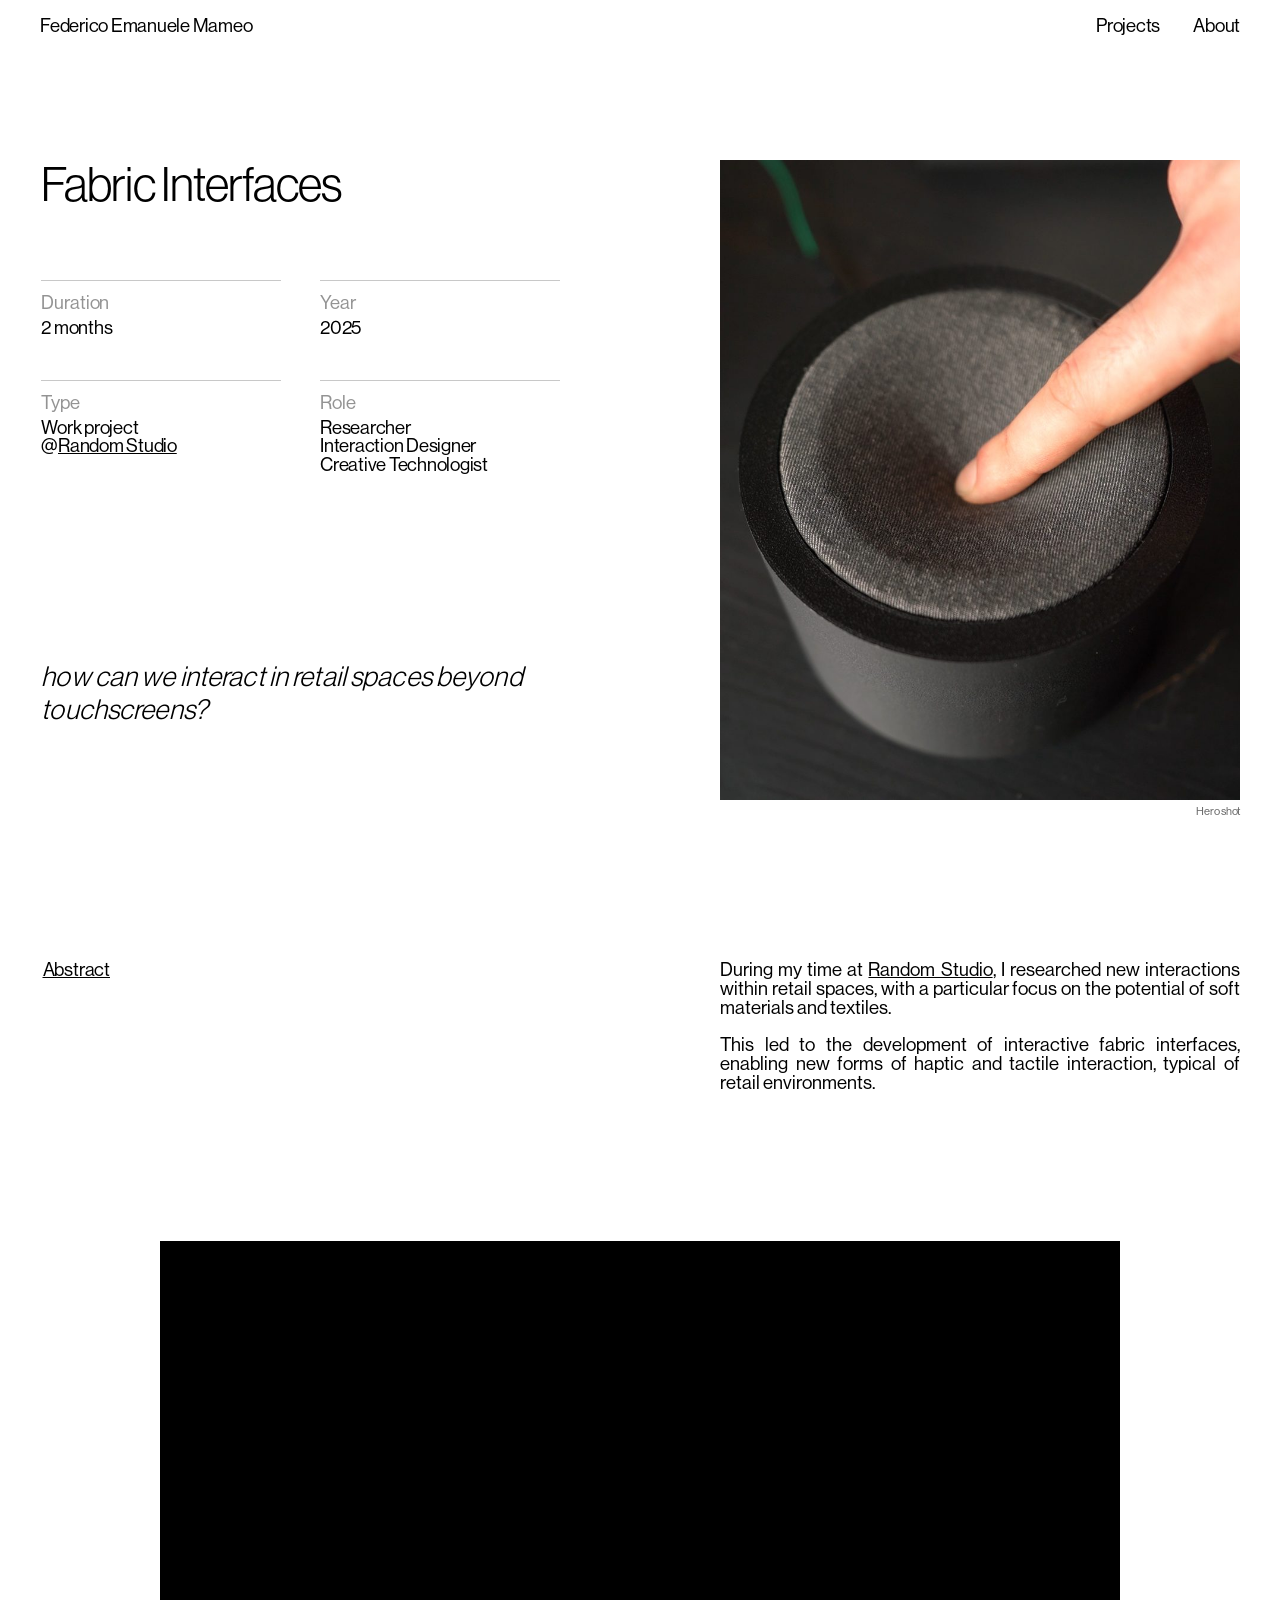
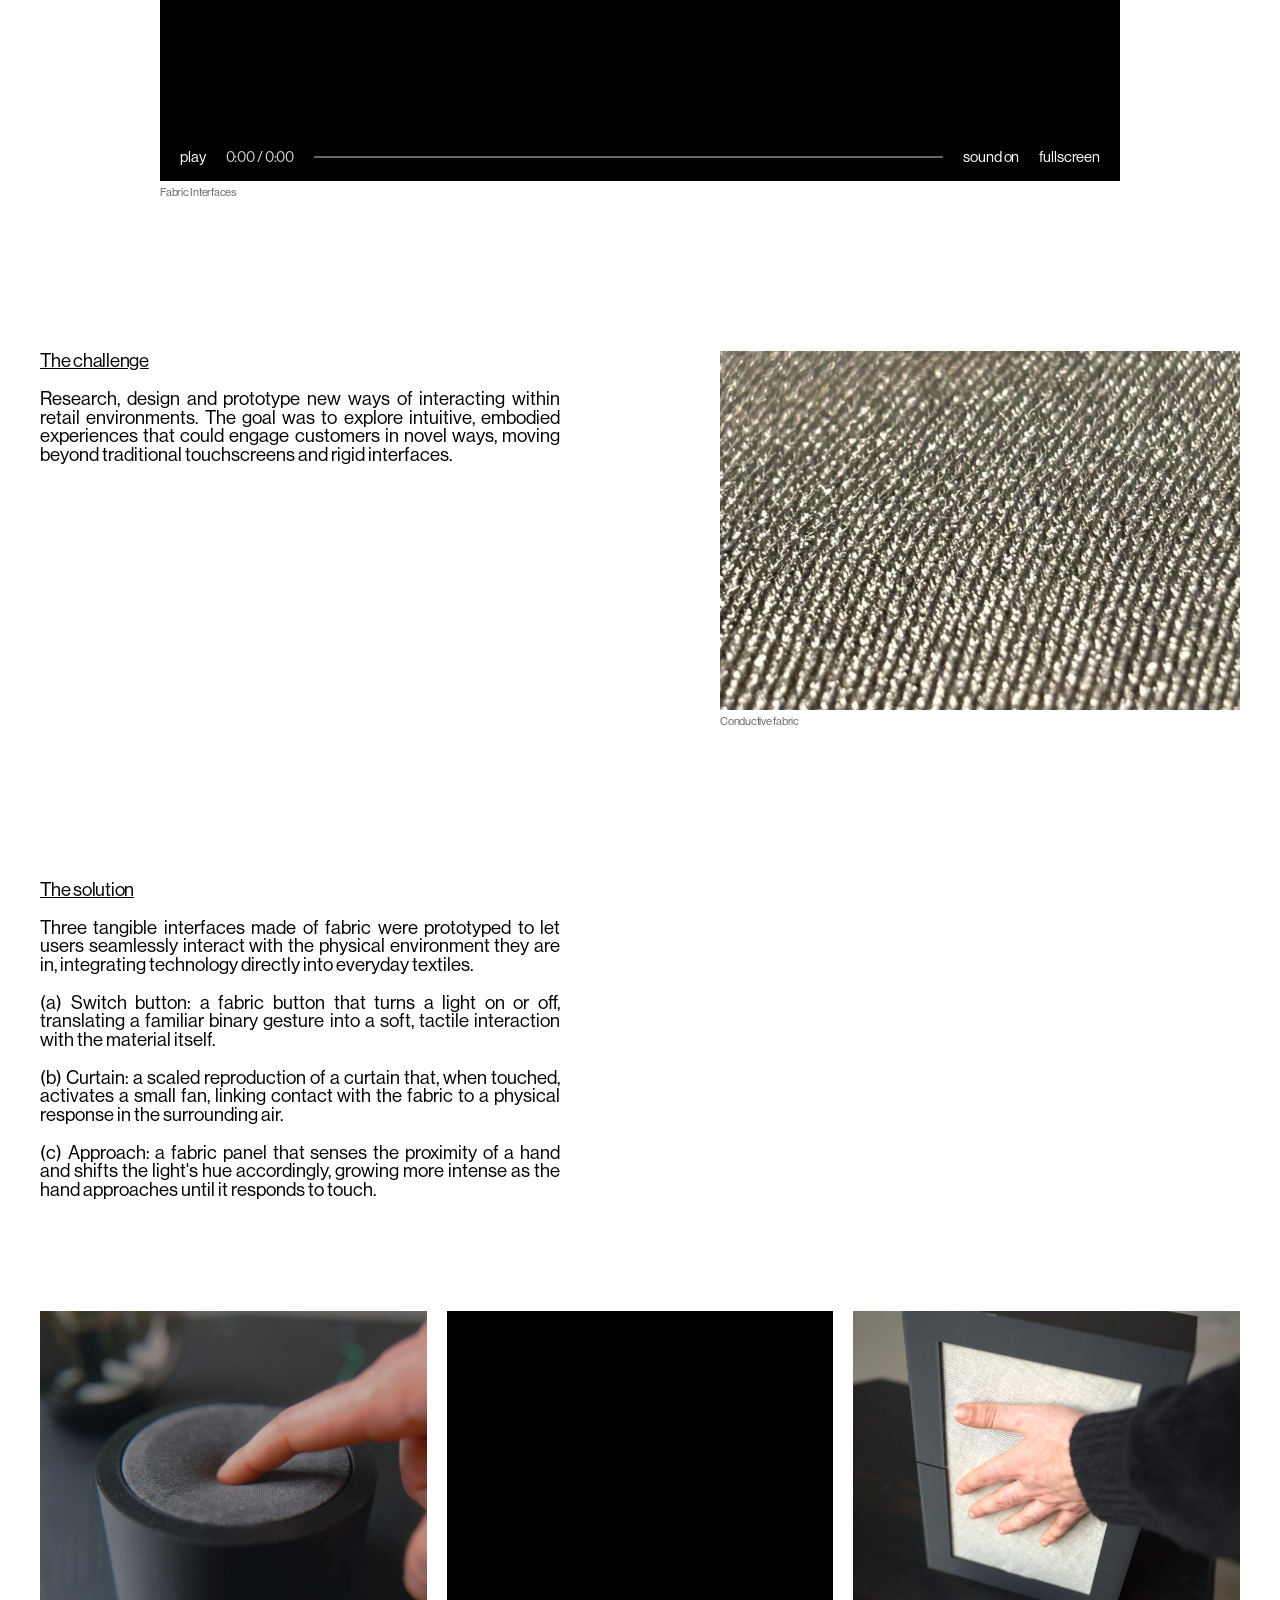
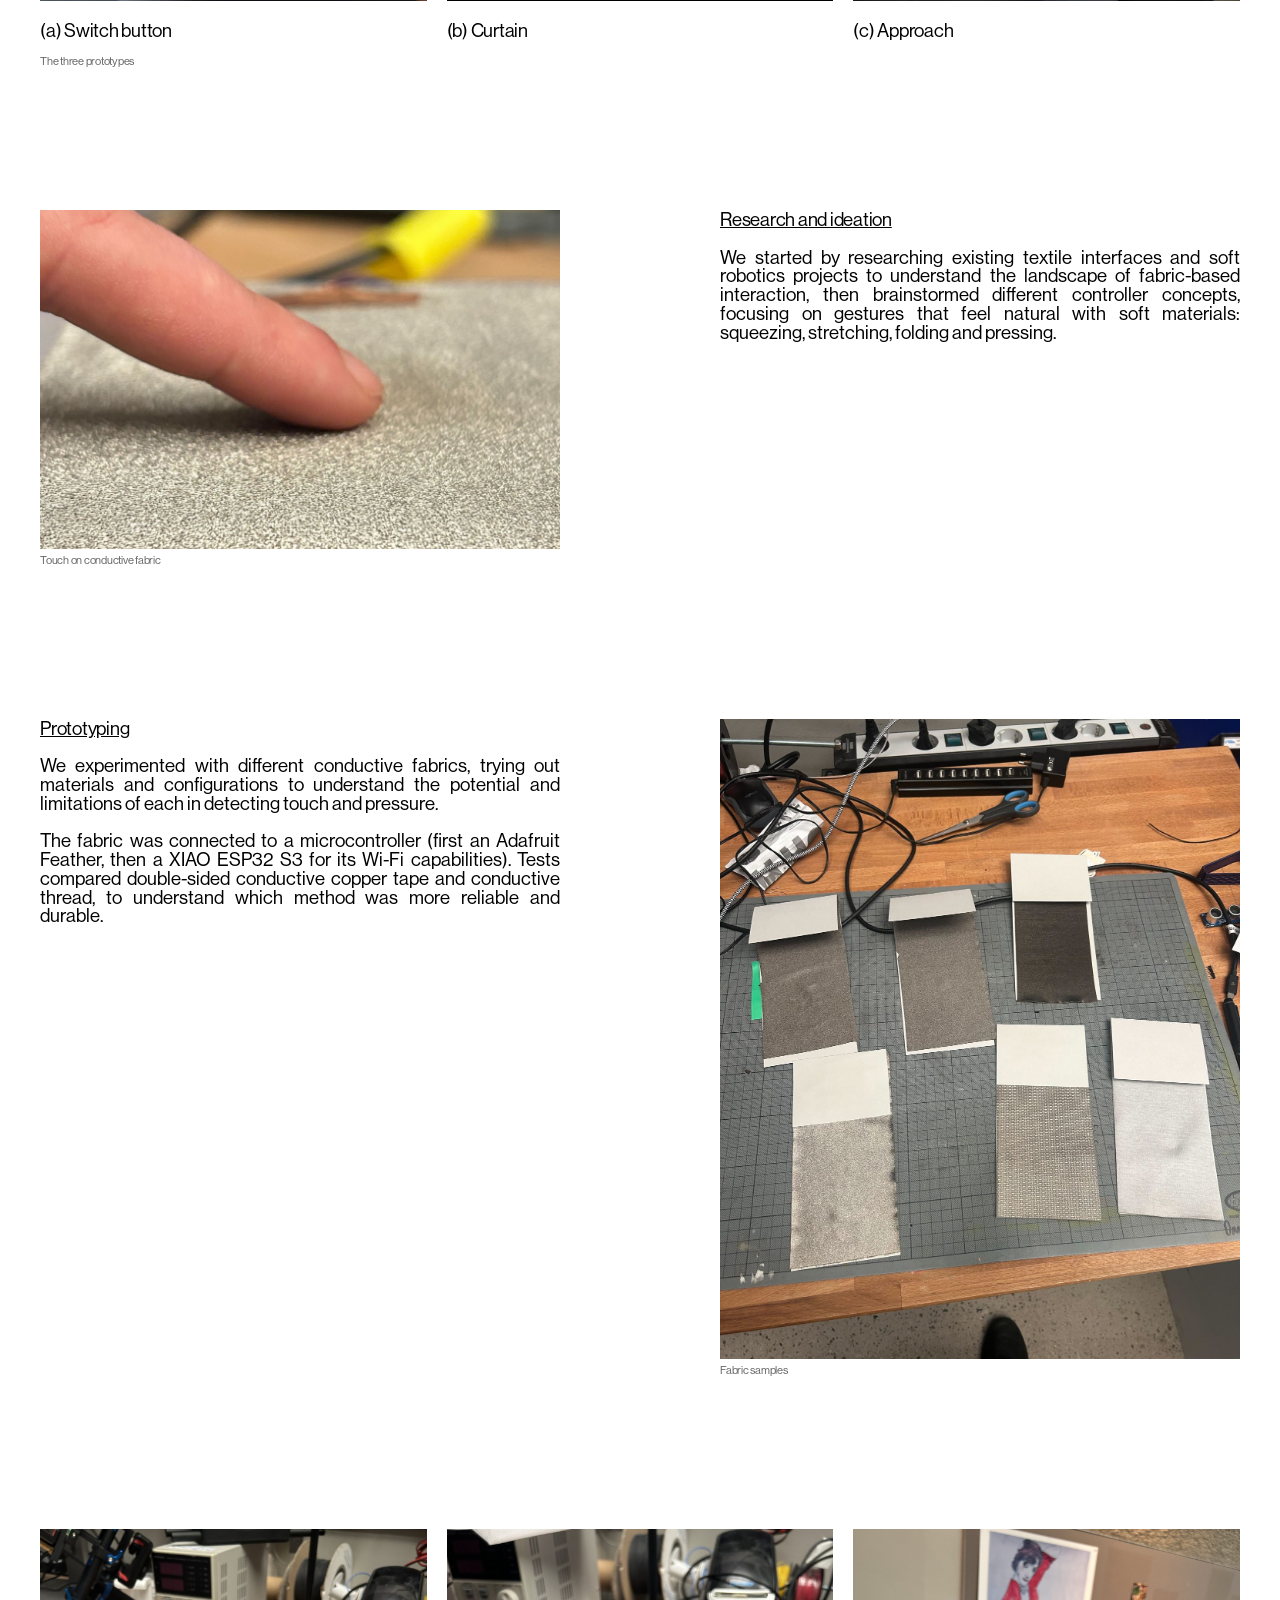
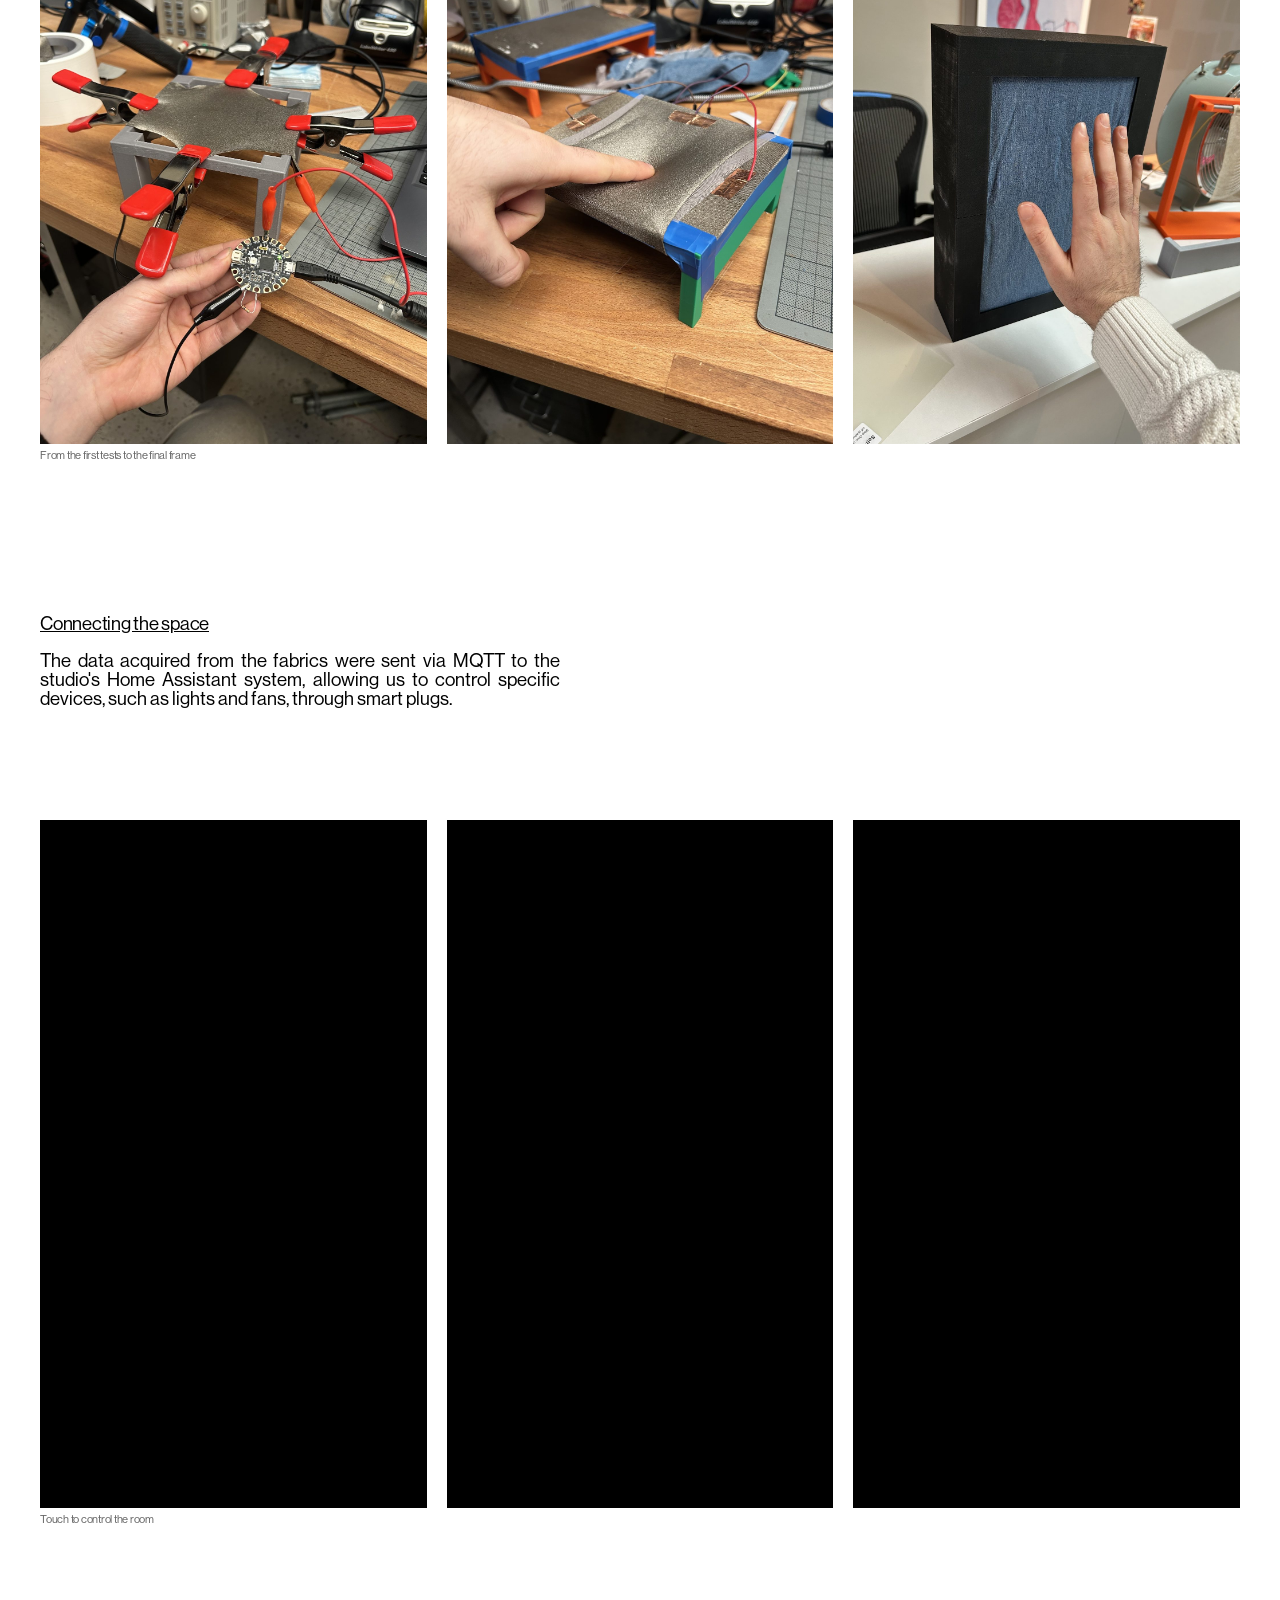
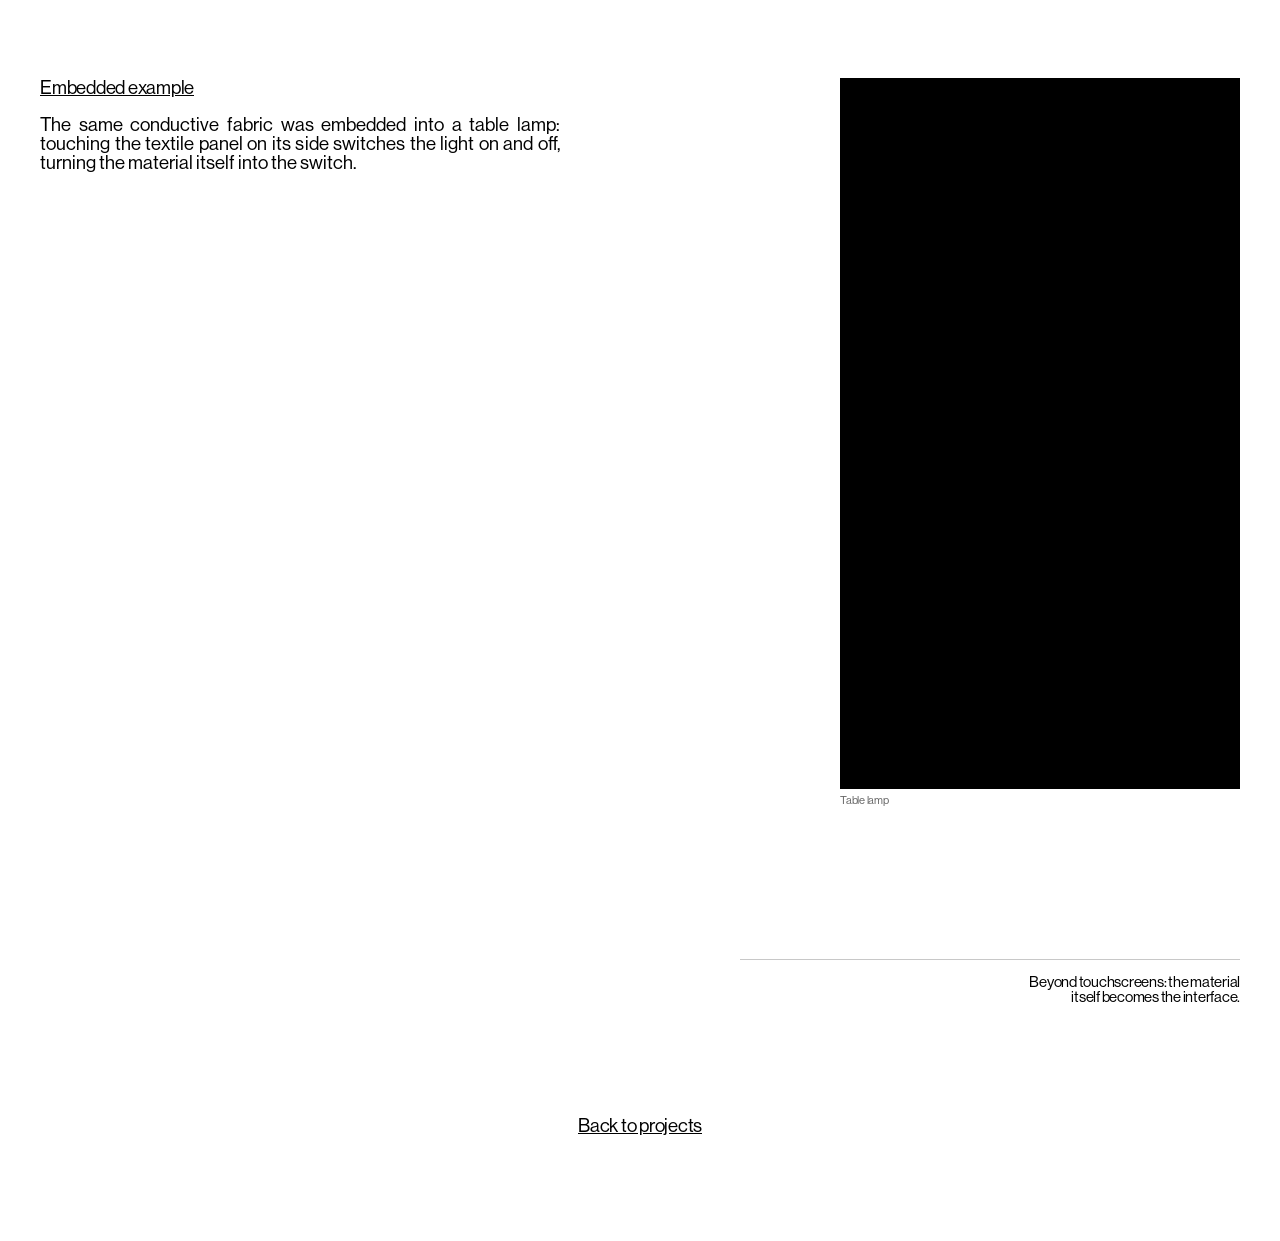
<file: fabricinterfaces.html>
<!doctype html>
<html lang="it">
<head>
<meta charset="utf-8">
<meta name="viewport" content="width=device-width,initial-scale=1">
<link rel="icon" href="assets/favicon.svg" type="image/svg+xml">
<link rel="icon" href="assets/favicon.png" sizes="32x32" type="image/png">
<link rel="apple-touch-icon" href="assets/apple-touch-icon.png">
<title>Fabric Interfaces | Federico Emanuele Mameo</title>
<meta name="description" content="interaction designer with a background in engineering, based in Italy">
<link rel="preconnect" href="https://fonts.googleapis.com">
<link rel="stylesheet" href="https://fonts.googleapis.com/css2?family=Inter:wght@300;400;500;600;700&family=IBM+Plex+Sans:wght@400;500&family=Roboto:wght@400;700&display=swap">
<link rel="stylesheet" href="assets/fonts.css">
<link rel="stylesheet" href="assets/site.css">

<style>body{background:#ffffff} .fm-media img,.fm-media video{pointer-events:none}</style>
</head>
<body>
<div id="mags"><article class="page page-with-fixeds-desktop" style="overflow: hidden; height: 6113px; width: 1024px; position: relative;">
    <div class="page-fixed-bg-container polyfill-sticky"><div class="rmwidget widget-background" style="background-color: #ffffff"></div></div>
    <div class="fixed-position-container polyfill-sticky"><div class="rmwidget widget-text-v3" data-id="698f68d94c2b4cb2434a32ac" style="left: 50%; top: 13px; width: 96px; height: 15px; margin-left: 384px; z-index: 420; zoom: 1;"><div class="css-tw1d2u"><div class="text-viewer"><h2 style="line-height:15px;font-family:custom_144973;font-weight:400;font-size:15px" class="view-mode unstyled paragraph-6e13dc88-fc4d-4ffc-9875-f620b8636e86 align-right"><span style="color:rgba(0, 0, 0, 1);font-weight:400;font-style:normal;font-family:custom_144973;letter-spacing:-0.2px;font-size:15px"><a role="link" tabindex="0" class="link-style-556b7520-7e21-46b8-963a-272b8ff2589f maglink" target="_self" href="about.html">About</a></span></h2></div></div></div><div class="rmwidget widget-text-v3" data-id="698f68d93547c228d3d0eb0a" style="left: 50%; top: 13px; width: 64px; height: 15px; margin-left: 352px; z-index: 421; zoom: 1;"><div class="css-tw1d2u"><div class="text-viewer"><h2 style="line-height:15px;font-family:custom_144973;font-weight:400;font-size:15px" class="view-mode unstyled paragraph-6e13dc88-fc4d-4ffc-9875-f620b8636e86 align-right"><span style="color:rgba(0, 0, 0, 1);font-weight:400;font-style:normal;font-family:custom_144973;letter-spacing:-0.2px;font-size:15px"><a role="link" tabindex="0" class="link-style-556b7520-7e21-46b8-963a-272b8ff2589f maglink" target="_self" href="archive.html">Projects</a></span></h2></div></div></div><div class="rmwidget widget-text-v3" data-id="698f68e90674124804c1fa79" style="left: 50%; top: 13px; width: 220px; height: 15px; margin-left: -480px; z-index: 422; zoom: 1;"><div class="css-tw1d2u"><div class="text-viewer"><h2 style="line-height:15px;font-family:custom_144973;font-weight:400;font-size:15px" class="view-mode unstyled paragraph-6e13dc88-fc4d-4ffc-9875-f620b8636e86 align-left"><span style="color:rgba(0, 0, 0, 1);font-weight:400;font-style:normal;font-family:custom_144973;letter-spacing:-0.2px;font-size:15px"><a role="link" tabindex="0" class="link-style-556b7520-7e21-46b8-963a-272b8ff2589f maglink" target="_self" href="index.html">Federico Emanuele Mameo</a></span></h2></div></div></div></div>
    
    <div class="content-scroll-wrapper has-vertical-scroll">
      <div class="content-bounds" style="width: 1024px; height: 6113px;">
        <div class="page-content-container" style="width: 1024px; height: 6113px; top: 0px; left: 0px; zoom: 1;"><div class="rmwidget widget-text-v3" data-id="fm-t-54" style="left: 33px; top: 128px; width: 600px; height: 38px; z-index: 300;"><div class="css-tw1d2u"><div class="text-viewer"><h2 style="line-height:38px;font-family:custom_144777;font-weight:300;font-size:38px" class="view-mode unstyled align-left"><span style="color:rgba(0, 0, 0, 1);font-weight:300;font-style:normal;font-family:custom_144777;font-size:38px;letter-spacing:-0.76px">Fabric Interfaces</span></h2></div></div></div><div class="rmwidget widget-shape div-instead-of-svg" style="left: 33px; top: 224px; width: 192px; height: 1px; z-index: 300; background-color: rgba(200, 200, 200, 1); border-radius: 0px; box-sizing: border-box;"></div><div class="rmwidget widget-text-v3" data-id="fm-t-55" style="left: 33px; top: 234px; width: 192px; height: 15px; z-index: 300;"><div class="css-tw1d2u"><div class="text-viewer"><h2 style="line-height:15px;font-family:custom_144973;font-weight:400;font-size:15px" class="view-mode unstyled align-left"><span style="color:rgba(147, 147, 147, 1);font-weight:400;font-style:normal;font-family:custom_144973;font-size:15px;letter-spacing:-0.1px">Duration</span></h2></div></div></div><div class="rmwidget widget-text-v3" data-id="fm-t-56" style="left: 33px; top: 254px; width: 192px; height: 15px; z-index: 300;"><div class="css-tw1d2u"><div class="text-viewer"><h2 style="line-height:15px;font-family:custom_144973;font-weight:400;font-size:15px" class="view-mode unstyled align-left"><span style="color:rgba(0, 0, 0, 1);font-weight:400;font-style:normal;font-family:custom_144973;font-size:15px;letter-spacing:-0.2px">2 months</span></h2></div></div></div><div class="rmwidget widget-shape div-instead-of-svg" style="left: 256px; top: 224px; width: 192px; height: 1px; z-index: 300; background-color: rgba(200, 200, 200, 1); border-radius: 0px; box-sizing: border-box;"></div><div class="rmwidget widget-text-v3" data-id="fm-t-57" style="left: 256px; top: 234px; width: 192px; height: 15px; z-index: 300;"><div class="css-tw1d2u"><div class="text-viewer"><h2 style="line-height:15px;font-family:custom_144973;font-weight:400;font-size:15px" class="view-mode unstyled align-left"><span style="color:rgba(147, 147, 147, 1);font-weight:400;font-style:normal;font-family:custom_144973;font-size:15px;letter-spacing:-0.1px">Year</span></h2></div></div></div><div class="rmwidget widget-text-v3" data-id="fm-t-58" style="left: 256px; top: 254px; width: 192px; height: 15px; z-index: 300;"><div class="css-tw1d2u"><div class="text-viewer"><h2 style="line-height:15px;font-family:custom_144973;font-weight:400;font-size:15px" class="view-mode unstyled align-left"><span style="color:rgba(0, 0, 0, 1);font-weight:400;font-style:normal;font-family:custom_144973;font-size:15px;letter-spacing:-0.2px">2025</span></h2></div></div></div><div class="rmwidget widget-shape div-instead-of-svg" style="left: 33px; top: 304px; width: 192px; height: 1px; z-index: 300; background-color: rgba(200, 200, 200, 1); border-radius: 0px; box-sizing: border-box;"></div><div class="rmwidget widget-text-v3" data-id="fm-t-59" style="left: 33px; top: 314px; width: 192px; height: 15px; z-index: 300;"><div class="css-tw1d2u"><div class="text-viewer"><h2 style="line-height:15px;font-family:custom_144973;font-weight:400;font-size:15px" class="view-mode unstyled align-left"><span style="color:rgba(147, 147, 147, 1);font-weight:400;font-style:normal;font-family:custom_144973;font-size:15px;letter-spacing:-0.1px">Type</span></h2></div></div></div><div class="rmwidget widget-text-v3" data-id="fm-t-60" style="left: 33px; top: 334px; width: 192px; height: 15px; z-index: 300;"><div class="css-tw1d2u"><div class="text-viewer"><h2 style="line-height:15px;font-family:custom_144973;font-weight:400;font-size:15px" class="view-mode unstyled align-left"><span style="color:rgba(0, 0, 0, 1);font-weight:400;font-style:normal;font-family:custom_144973;font-size:15px;letter-spacing:-0.2px">Work project
@<a class="text-link" href="https://random.studio" target="_blank" rel="noopener" style="color:inherit;text-decoration:underline">Random Studio</a></span></h2></div></div></div><div class="rmwidget widget-shape div-instead-of-svg" style="left: 256px; top: 304px; width: 192px; height: 1px; z-index: 300; background-color: rgba(200, 200, 200, 1); border-radius: 0px; box-sizing: border-box;"></div><div class="rmwidget widget-text-v3" data-id="fm-t-61" style="left: 256px; top: 314px; width: 192px; height: 15px; z-index: 300;"><div class="css-tw1d2u"><div class="text-viewer"><h2 style="line-height:15px;font-family:custom_144973;font-weight:400;font-size:15px" class="view-mode unstyled align-left"><span style="color:rgba(147, 147, 147, 1);font-weight:400;font-style:normal;font-family:custom_144973;font-size:15px;letter-spacing:-0.1px">Role</span></h2></div></div></div><div class="rmwidget widget-text-v3" data-id="fm-t-62" style="left: 256px; top: 334px; width: 192px; height: 30px; z-index: 300;"><div class="css-tw1d2u"><div class="text-viewer"><h2 style="line-height:15px;font-family:custom_144973;font-weight:400;font-size:15px" class="view-mode unstyled align-left"><span style="color:rgba(0, 0, 0, 1);font-weight:400;font-style:normal;font-family:custom_144973;font-size:15px;letter-spacing:-0.2px">Researcher
Interaction Designer
Creative Technologist</span></h2></div></div></div><div class="rmwidget widget-text-v3" data-id="fm-t-63" style="left: 33px; top: 528px; width: 416px; height: 52px; z-index: 300;"><div class="css-tw1d2u"><div class="text-viewer"><h2 style="line-height:26px;font-family:custom_144777;font-weight:300;font-size:22px" class="view-mode unstyled align-left"><span style="color:rgba(0, 0, 0, 1);font-weight:300;font-style:italic;font-family:custom_144777;font-size:22px;letter-spacing:0.1px">how can we interact in retail spaces beyond touchscreens?</span></h2></div></div></div><div class="rmwidget widget-picture fm-media" style="left: 576px; top: 128px; width: 416px; height: 512px; z-index: 300;"><img src="media/fabricinterfaces/buttontop.jpg" alt="" style="width:100%;height:100%;object-fit:cover;display:block"></div><div class="rmwidget widget-text-v3" data-id="fm-t-64" style="left: 692px; top: 640px; width: 300px; height: 18px; z-index: 300;"><div class="css-tw1d2u"><div class="text-viewer"><h2 style="line-height:18px;font-family:custom_144973;font-weight:400;font-size:9px" class="view-mode unstyled align-right"><span style="color:rgba(104, 104, 104, 1);font-weight:400;font-style:normal;font-family:custom_144973;font-size:9px;letter-spacing:-0.2px">Hero shot</span></h2></div></div></div><div class="rmwidget widget-text-v3" data-id="fm-t-65" style="left: 34px; top: 768px; width: 414px; height: 15px; z-index: 300;"><div class="css-tw1d2u"><div class="text-viewer"><h2 style="line-height:15px;font-family:custom_144973;font-weight:400;font-size:15px" class="view-mode unstyled align-left"><span style="color:rgba(0, 0, 0, 1);font-weight:400;font-style:normal;text-decoration:underline;font-family:custom_144973;font-size:15px;letter-spacing:-0.15px">Abstract</span></h2></div></div></div><div class="rmwidget widget-text-v3" data-id="fm-t-66" style="left: 576px; top: 768px; width: 416px; height: 105px; z-index: 300;"><div class="css-tw1d2u"><div class="text-viewer"><h2 style="line-height:15px;font-family:custom_144973;font-weight:400;font-size:15px" class="view-mode unstyled align-justify"><span style="color:rgba(0, 0, 0, 1);font-weight:400;font-style:normal;font-family:custom_144973;font-size:15px;letter-spacing:0px">During my time at <a class="text-link" href="https://random.studio" target="_blank" rel="noopener" style="color:inherit;text-decoration:underline">Random Studio</a>, I researched new interactions within retail spaces, with a particular focus on the potential of soft materials and textiles.</span></h2><h2 style="line-height:15px;font-size:15px" class="view-mode unstyled"><span> </span></h2><h2 style="line-height:15px;font-family:custom_144973;font-weight:400;font-size:15px" class="view-mode unstyled align-justify"><span style="color:rgba(0, 0, 0, 1);font-weight:400;font-style:normal;font-family:custom_144973;font-size:15px;letter-spacing:0px">This led to the development of interactive fabric interfaces, enabling new forms of haptic and tactile interaction, typical of retail environments.</span></h2></div></div></div><div class="rmwidget fm-media" data-controls data-audio style="left: 128.0px; top: 993px; width: 768px; height: 432px; z-index: 300;"><video src="media/fabricinterfaces/fabriccontrollersfinal.mp4" muted autoplay loop playsinline style="width:100%;height:100%;object-fit:cover;display:block;background:#000"></video></div><div class="rmwidget widget-text-v3" data-id="fm-t-67" style="left: 128.0px; top: 1425px; width: 300px; height: 18px; z-index: 300;"><div class="css-tw1d2u"><div class="text-viewer"><h2 style="line-height:18px;font-family:custom_144973;font-weight:400;font-size:9px" class="view-mode unstyled align-left"><span style="color:rgba(104, 104, 104, 1);font-weight:400;font-style:normal;font-family:custom_144973;font-size:9px;letter-spacing:-0.2px">Fabric Interfaces</span></h2></div></div></div><div class="rmwidget widget-text-v3" data-id="fm-t-68" style="left: 32px; top: 1561px; width: 416px; height: 15px; z-index: 300;"><div class="css-tw1d2u"><div class="text-viewer"><h2 style="line-height:15px;font-family:custom_144973;font-weight:400;font-size:15px" class="view-mode unstyled align-left"><span style="color:rgba(0, 0, 0, 1);font-weight:400;font-style:normal;text-decoration:underline;font-family:custom_144973;font-size:15px;letter-spacing:-0.2px">The challenge</span></h2></div></div></div><div class="rmwidget widget-text-v3" data-id="fm-t-69" style="left: 32px; top: 1591px; width: 416px; height: 60px; z-index: 300;"><div class="css-tw1d2u"><div class="text-viewer"><h2 style="line-height:15px;font-family:custom_144973;font-weight:400;font-size:15px" class="view-mode unstyled align-justify"><span style="color:rgba(0, 0, 0, 1);font-weight:400;font-style:normal;font-family:custom_144973;font-size:15px;letter-spacing:0px">Research, design and prototype new ways of interacting within retail environments. The goal was to explore intuitive, embodied experiences that could engage customers in novel ways, moving beyond traditional touchscreens and rigid interfaces.</span></h2></div></div></div><div class="rmwidget widget-picture fm-media" style="left: 576px; top: 1561px; width: 416px; height: 287px; z-index: 300;"><img src="media/fabricinterfaces/detailfabric.jpg" alt="" style="width:100%;height:100%;object-fit:cover;display:block"></div><div class="rmwidget widget-text-v3" data-id="fm-t-70" style="left: 576px; top: 1848px; width: 300px; height: 18px; z-index: 300;"><div class="css-tw1d2u"><div class="text-viewer"><h2 style="line-height:18px;font-family:custom_144973;font-weight:400;font-size:9px" class="view-mode unstyled align-left"><span style="color:rgba(104, 104, 104, 1);font-weight:400;font-style:normal;font-family:custom_144973;font-size:9px;letter-spacing:-0.2px">Conductive fabric</span></h2></div></div></div><div class="rmwidget widget-text-v3" data-id="fm-t-71" style="left: 32px; top: 1984px; width: 416px; height: 15px; z-index: 300;"><div class="css-tw1d2u"><div class="text-viewer"><h2 style="line-height:15px;font-family:custom_144973;font-weight:400;font-size:15px" class="view-mode unstyled align-left"><span style="color:rgba(0, 0, 0, 1);font-weight:400;font-style:normal;text-decoration:underline;font-family:custom_144973;font-size:15px;letter-spacing:-0.2px">The solution</span></h2></div></div></div><div class="rmwidget widget-text-v3" data-id="fm-t-72" style="left: 32px; top: 2014px; width: 416px; height: 225px; z-index: 300;"><div class="css-tw1d2u"><div class="text-viewer"><h2 style="line-height:15px;font-family:custom_144973;font-weight:400;font-size:15px" class="view-mode unstyled align-justify"><span style="color:rgba(0, 0, 0, 1);font-weight:400;font-style:normal;font-family:custom_144973;font-size:15px;letter-spacing:0px">Three tangible interfaces made of fabric were prototyped to let users seamlessly interact with the physical environment they are in, integrating technology directly into everyday textiles.</span></h2><h2 style="line-height:15px;font-size:15px" class="view-mode unstyled"><span> </span></h2><h2 style="line-height:15px;font-family:custom_144973;font-weight:400;font-size:15px" class="view-mode unstyled align-justify"><span style="color:rgba(0, 0, 0, 1);font-weight:400;font-style:normal;font-family:custom_144973;font-size:15px;letter-spacing:0px">(a) Switch button: a fabric button that turns a light on or off, translating a familiar binary gesture into a soft, tactile interaction with the material itself.</span></h2><h2 style="line-height:15px;font-size:15px" class="view-mode unstyled"><span> </span></h2><h2 style="line-height:15px;font-family:custom_144973;font-weight:400;font-size:15px" class="view-mode unstyled align-justify"><span style="color:rgba(0, 0, 0, 1);font-weight:400;font-style:normal;font-family:custom_144973;font-size:15px;letter-spacing:0px">(b) Curtain: a scaled reproduction of a curtain that, when touched, activates a small fan, linking contact with the fabric to a physical response in the surrounding air.</span></h2><h2 style="line-height:15px;font-size:15px" class="view-mode unstyled"><span> </span></h2><h2 style="line-height:15px;font-family:custom_144973;font-weight:400;font-size:15px" class="view-mode unstyled align-justify"><span style="color:rgba(0, 0, 0, 1);font-weight:400;font-style:normal;font-family:custom_144973;font-size:15px;letter-spacing:0px">(c) Approach: a fabric panel that senses the proximity of a hand and shifts the light&#x27;s hue accordingly, growing more intense as the hand approaches until it responds to touch.</span></h2></div></div></div><div class="rmwidget widget-picture fm-media" style="left: 32.0px; top: 2329px; width: 309.3333333333333px; height: 232px; z-index: 300;"><img src="media/fabricinterfaces/button.jpg" alt="" style="width:100%;height:100%;object-fit:cover;display:block"></div><div class="rmwidget widget-text-v3" data-id="fm-t-73" style="left: 32.0px; top: 2577px; width: 309.3333333333333px; height: 15px; z-index: 300;"><div class="css-tw1d2u"><div class="text-viewer"><h2 style="line-height:15px;font-family:custom_144973;font-weight:400;font-size:15px" class="view-mode unstyled align-left"><span style="color:rgba(0, 0, 0, 1);font-weight:400;font-style:normal;font-family:custom_144973;font-size:15px;letter-spacing:-0.2px">(a) Switch button</span></h2></div></div></div><div class="rmwidget fm-media" style="left: 357.33px; top: 2329px; width: 309.3333333333333px; height: 232px; z-index: 300;"><video src="media/fabricinterfaces/curtainside.mp4" muted autoplay loop playsinline style="width:100%;height:100%;object-fit:cover;display:block;background:#000"></video></div><div class="rmwidget widget-text-v3" data-id="fm-t-74" style="left: 357.33px; top: 2577px; width: 309.3333333333333px; height: 15px; z-index: 300;"><div class="css-tw1d2u"><div class="text-viewer"><h2 style="line-height:15px;font-family:custom_144973;font-weight:400;font-size:15px" class="view-mode unstyled align-left"><span style="color:rgba(0, 0, 0, 1);font-weight:400;font-style:normal;font-family:custom_144973;font-size:15px;letter-spacing:-0.2px">(b) Curtain</span></h2></div></div></div><div class="rmwidget widget-picture fm-media" style="left: 682.67px; top: 2329px; width: 309.3333333333333px; height: 232px; z-index: 300;"><img src="media/fabricinterfaces/approach.jpg" alt="" style="width:100%;height:100%;object-fit:cover;display:block"></div><div class="rmwidget widget-text-v3" data-id="fm-t-75" style="left: 682.67px; top: 2577px; width: 309.3333333333333px; height: 15px; z-index: 300;"><div class="css-tw1d2u"><div class="text-viewer"><h2 style="line-height:15px;font-family:custom_144973;font-weight:400;font-size:15px" class="view-mode unstyled align-left"><span style="color:rgba(0, 0, 0, 1);font-weight:400;font-style:normal;font-family:custom_144973;font-size:15px;letter-spacing:-0.2px">(c) Approach</span></h2></div></div></div><div class="rmwidget widget-text-v3" data-id="fm-t-76" style="left: 32px; top: 2600px; width: 300px; height: 18px; z-index: 300;"><div class="css-tw1d2u"><div class="text-viewer"><h2 style="line-height:18px;font-family:custom_144973;font-weight:400;font-size:9px" class="view-mode unstyled align-left"><span style="color:rgba(104, 104, 104, 1);font-weight:400;font-style:normal;font-family:custom_144973;font-size:9px;letter-spacing:-0.2px">The three prototypes</span></h2></div></div></div><div class="rmwidget widget-text-v3" data-id="fm-t-77" style="left: 576px; top: 2728px; width: 416px; height: 15px; z-index: 300;"><div class="css-tw1d2u"><div class="text-viewer"><h2 style="line-height:15px;font-family:custom_144973;font-weight:400;font-size:15px" class="view-mode unstyled align-left"><span style="color:rgba(0, 0, 0, 1);font-weight:400;font-style:normal;text-decoration:underline;font-family:custom_144973;font-size:15px;letter-spacing:-0.2px">Research and ideation</span></h2></div></div></div><div class="rmwidget widget-text-v3" data-id="fm-t-78" style="left: 576px; top: 2758px; width: 416px; height: 75px; z-index: 300;"><div class="css-tw1d2u"><div class="text-viewer"><h2 style="line-height:15px;font-family:custom_144973;font-weight:400;font-size:15px" class="view-mode unstyled align-justify"><span style="color:rgba(0, 0, 0, 1);font-weight:400;font-style:normal;font-family:custom_144973;font-size:15px;letter-spacing:0px">We started by researching existing textile interfaces and soft robotics projects to understand the landscape of fabric-based interaction, then brainstormed different controller concepts, focusing on gestures that feel natural with soft materials: squeezing, stretching, folding and pressing.</span></h2></div></div></div><div class="rmwidget widget-picture fm-media" style="left: 32px; top: 2728px; width: 416px; height: 271px; z-index: 300;"><img src="media/fabricinterfaces/touch.jpg" alt="" style="width:100%;height:100%;object-fit:cover;display:block"></div><div class="rmwidget widget-text-v3" data-id="fm-t-79" style="left: 32px; top: 2999px; width: 300px; height: 18px; z-index: 300;"><div class="css-tw1d2u"><div class="text-viewer"><h2 style="line-height:18px;font-family:custom_144973;font-weight:400;font-size:9px" class="view-mode unstyled align-left"><span style="color:rgba(104, 104, 104, 1);font-weight:400;font-style:normal;font-family:custom_144973;font-size:9px;letter-spacing:-0.2px">Touch on conductive fabric</span></h2></div></div></div><div class="rmwidget widget-text-v3" data-id="fm-t-80" style="left: 32px; top: 3135px; width: 416px; height: 15px; z-index: 300;"><div class="css-tw1d2u"><div class="text-viewer"><h2 style="line-height:15px;font-family:custom_144973;font-weight:400;font-size:15px" class="view-mode unstyled align-left"><span style="color:rgba(0, 0, 0, 1);font-weight:400;font-style:normal;text-decoration:underline;font-family:custom_144973;font-size:15px;letter-spacing:-0.2px">Prototyping</span></h2></div></div></div><div class="rmwidget widget-text-v3" data-id="fm-t-81" style="left: 32px; top: 3165px; width: 416px; height: 120px; z-index: 300;"><div class="css-tw1d2u"><div class="text-viewer"><h2 style="line-height:15px;font-family:custom_144973;font-weight:400;font-size:15px" class="view-mode unstyled align-justify"><span style="color:rgba(0, 0, 0, 1);font-weight:400;font-style:normal;font-family:custom_144973;font-size:15px;letter-spacing:0px">We experimented with different conductive fabrics, trying out materials and configurations to understand the potential and limitations of each in detecting touch and pressure.</span></h2><h2 style="line-height:15px;font-size:15px" class="view-mode unstyled"><span> </span></h2><h2 style="line-height:15px;font-family:custom_144973;font-weight:400;font-size:15px" class="view-mode unstyled align-justify"><span style="color:rgba(0, 0, 0, 1);font-weight:400;font-style:normal;font-family:custom_144973;font-size:15px;letter-spacing:0px">The fabric was connected to a microcontroller (first an Adafruit Feather, then a XIAO ESP32 S3 for its Wi-Fi capabilities). Tests compared double-sided conductive copper tape and conductive thread, to understand which method was more reliable and durable.</span></h2></div></div></div><div class="rmwidget widget-picture fm-media" style="left: 576px; top: 3135px; width: 416px; height: 512px; z-index: 300;"><img src="media/fabricinterfaces/fabric_samples.jpg" alt="" style="width:100%;height:100%;object-fit:cover;display:block"></div><div class="rmwidget widget-text-v3" data-id="fm-t-82" style="left: 576px; top: 3647px; width: 300px; height: 18px; z-index: 300;"><div class="css-tw1d2u"><div class="text-viewer"><h2 style="line-height:18px;font-family:custom_144973;font-weight:400;font-size:9px" class="view-mode unstyled align-left"><span style="color:rgba(104, 104, 104, 1);font-weight:400;font-style:normal;font-family:custom_144973;font-size:9px;letter-spacing:-0.2px">Fabric samples</span></h2></div></div></div><div class="rmwidget widget-picture fm-media" style="left: 32.0px; top: 3783px; width: 309.3333333333333px; height: 412px; z-index: 300;"><img src="media/fabricinterfaces/img_8911.jpg" alt="" style="width:100%;height:100%;object-fit:cover;display:block"></div><div class="rmwidget widget-picture fm-media" style="left: 357.33px; top: 3783px; width: 309.3333333333333px; height: 412px; z-index: 300;"><img src="media/fabricinterfaces/img_9068.jpg" alt="" style="width:100%;height:100%;object-fit:cover;display:block"></div><div class="rmwidget widget-picture fm-media" style="left: 682.67px; top: 3783px; width: 309.3333333333333px; height: 412px; z-index: 300;"><img src="media/fabricinterfaces/img_9381.jpg" alt="" style="width:100%;height:100%;object-fit:cover;display:block"></div><div class="rmwidget widget-text-v3" data-id="fm-t-83" style="left: 32px; top: 4195px; width: 300px; height: 18px; z-index: 300;"><div class="css-tw1d2u"><div class="text-viewer"><h2 style="line-height:18px;font-family:custom_144973;font-weight:400;font-size:9px" class="view-mode unstyled align-left"><span style="color:rgba(104, 104, 104, 1);font-weight:400;font-style:normal;font-family:custom_144973;font-size:9px;letter-spacing:-0.2px">From the first tests to the final frame</span></h2></div></div></div><div class="rmwidget widget-text-v3" data-id="fm-t-84" style="left: 32px; top: 4331px; width: 416px; height: 15px; z-index: 300;"><div class="css-tw1d2u"><div class="text-viewer"><h2 style="line-height:15px;font-family:custom_144973;font-weight:400;font-size:15px" class="view-mode unstyled align-left"><span style="color:rgba(0, 0, 0, 1);font-weight:400;font-style:normal;text-decoration:underline;font-family:custom_144973;font-size:15px;letter-spacing:-0.2px">Connecting the space</span></h2></div></div></div><div class="rmwidget widget-text-v3" data-id="fm-t-85" style="left: 32px; top: 4361px; width: 416px; height: 45px; z-index: 300;"><div class="css-tw1d2u"><div class="text-viewer"><h2 style="line-height:15px;font-family:custom_144973;font-weight:400;font-size:15px" class="view-mode unstyled align-justify"><span style="color:rgba(0, 0, 0, 1);font-weight:400;font-style:normal;font-family:custom_144973;font-size:15px;letter-spacing:0px">The data acquired from the fabrics were sent via MQTT to the studio&#x27;s Home Assistant system, allowing us to control specific devices, such as lights and fans, through smart plugs.</span></h2></div></div></div><div class="rmwidget fm-media" style="left: 32.0px; top: 4496px; width: 309.3333333333333px; height: 550px; z-index: 300;"><video src="media/fabricinterfaces/img_9006.mp4" muted autoplay loop playsinline style="width:100%;height:100%;object-fit:cover;display:block;background:#000"></video></div><div class="rmwidget fm-media" style="left: 357.33px; top: 4496px; width: 309.3333333333333px; height: 550px; z-index: 300;"><video src="media/fabricinterfaces/test1.mp4" muted autoplay loop playsinline style="width:100%;height:100%;object-fit:cover;display:block;background:#000"></video></div><div class="rmwidget fm-media" style="left: 682.67px; top: 4496px; width: 309.3333333333333px; height: 550px; z-index: 300;"><video src="media/fabricinterfaces/img_9185.mp4" muted autoplay loop playsinline style="width:100%;height:100%;object-fit:cover;display:block;background:#000"></video></div><div class="rmwidget widget-text-v3" data-id="fm-t-86" style="left: 32px; top: 5046px; width: 300px; height: 18px; z-index: 300;"><div class="css-tw1d2u"><div class="text-viewer"><h2 style="line-height:18px;font-family:custom_144973;font-weight:400;font-size:9px" class="view-mode unstyled align-left"><span style="color:rgba(104, 104, 104, 1);font-weight:400;font-style:normal;font-family:custom_144973;font-size:9px;letter-spacing:-0.2px">Touch to control the room</span></h2></div></div></div><div class="rmwidget widget-text-v3" data-id="fm-t-87" style="left: 32px; top: 5182px; width: 416px; height: 15px; z-index: 300;"><div class="css-tw1d2u"><div class="text-viewer"><h2 style="line-height:15px;font-family:custom_144973;font-weight:400;font-size:15px" class="view-mode unstyled align-left"><span style="color:rgba(0, 0, 0, 1);font-weight:400;font-style:normal;text-decoration:underline;font-family:custom_144973;font-size:15px;letter-spacing:-0.2px">Embedded example</span></h2></div></div></div><div class="rmwidget widget-text-v3" data-id="fm-t-88" style="left: 32px; top: 5212px; width: 416px; height: 45px; z-index: 300;"><div class="css-tw1d2u"><div class="text-viewer"><h2 style="line-height:15px;font-family:custom_144973;font-weight:400;font-size:15px" class="view-mode unstyled align-justify"><span style="color:rgba(0, 0, 0, 1);font-weight:400;font-style:normal;font-family:custom_144973;font-size:15px;letter-spacing:0px">The same conductive fabric was embedded into a table lamp: touching the textile panel on its side switches the light on and off, turning the material itself into the switch.</span></h2></div></div></div><div class="rmwidget fm-media" style="left: 672px; top: 5182px; width: 320px; height: 569px; z-index: 300;"><video src="media/fabricinterfaces/lamp.mp4" muted autoplay loop playsinline style="width:100%;height:100%;object-fit:cover;display:block;background:#000"></video></div><div class="rmwidget widget-text-v3" data-id="fm-t-89" style="left: 672px; top: 5751px; width: 300px; height: 18px; z-index: 300;"><div class="css-tw1d2u"><div class="text-viewer"><h2 style="line-height:18px;font-family:custom_144973;font-weight:400;font-size:9px" class="view-mode unstyled align-left"><span style="color:rgba(104, 104, 104, 1);font-weight:400;font-style:normal;font-family:custom_144973;font-size:9px;letter-spacing:-0.2px">Table lamp</span></h2></div></div></div><div class="rmwidget widget-shape div-instead-of-svg" style="left: 592px; top: 5887px; width: 400px; height: 1px; z-index: 300; background-color: rgba(200, 200, 200, 1); border-radius: 0px; box-sizing: border-box;"></div><div class="rmwidget widget-text-v3" data-id="fm-t-90" style="left: 808px; top: 5899px; width: 184px; height: 24px; z-index: 300;"><div class="css-tw1d2u"><div class="text-viewer"><h2 style="line-height:12px;font-family:custom_144973;font-weight:400;font-size:12px" class="view-mode unstyled align-right"><span style="color:rgba(0, 0, 0, 1);font-weight:400;font-style:normal;font-family:custom_144973;font-size:12px;letter-spacing:-0.2px">Beyond touchscreens: the material itself becomes the interface.</span></h2></div></div></div><div class="rmwidget widget-text-v3" style="left: 32px; top: 6013px; width: 960px; height: 15px; z-index: 353;"><div class="css-tw1d2u"><div class="text-viewer"><h2 style="line-height:15px;font-family:custom_144973;font-weight:400;font-size:15px" class="view-mode unstyled align-center"><span style="color:rgba(0, 0, 0, 1);font-weight:400;font-style:normal;font-family:custom_144973;font-size:15px;letter-spacing:-0.2px"><a class="text-link" href="archive.html" target="_self" style="color:inherit;text-decoration:underline">Back to projects</a></span></h2></div></div></div></div>
      </div>
    </div>
  </article></div><div id="text-global-styles"><style class=""> .align-left { text-align: left !important; } .align-center { text-align: center !important; } .align-right { text-align: right !important; } .align-justify { text-align: justify !important; } .unordered-list-item { padding: 0; margin: 0; list-style-type: none; } .unordered-list-item div[data-offset-key]:before, .unordered-list-item > li:before { white-space: nowrap; content: "•\00a0"; } .ordered-list-item { padding: 0; margin: 0; list-style-type: none; } .ordered-list-item div[data-offset-key]:before, .ordered-list-item > li:before { white-space: nowrap; counter-increment: ordered-key; content: counter(ordered-key)"."; } .link-1 { text-decoration: none; padding-bottom: 1px; background: linear-gradient(to right, rgba(0, 128, 255, 1) 0%, rgba(0, 128, 255, 1) 100%) 0 100%/1px 1px repeat-x; color: rgba(0, 128, 255, 1); } .link-1 * { color: rgba(0, 128, 255, 1); } .link-1 .hover, .link-1:hover { text-decoration: none; padding-bottom: 1px; background: none; color: rgba(0, 128, 255, 1) !important; } .link-1 .hover *, .link-1:hover * { color: rgba(0, 128, 255, 1) !important; } .link-1.current { text-decoration: none; padding-bottom: 1px; background: none; color: rgba(0, 128, 255, 1); } .link-1.current * { color: rgba(0, 128, 255, 1); } .link-style-778b75b4-ac06-453a-ae27-c82a6fe9bac0 { text-decoration: none; padding-bottom: 1px; background: none; color: rgba(142, 142, 142, 1); } .link-style-778b75b4-ac06-453a-ae27-c82a6fe9bac0 * { color: rgba(142, 142, 142, 1); } .link-style-778b75b4-ac06-453a-ae27-c82a6fe9bac0 .hover, .link-style-778b75b4-ac06-453a-ae27-c82a6fe9bac0:hover { text-decoration: none; padding-bottom: 1px; background: linear-gradient(to right, rgba(0, 0, 0, 1) 0%, rgba(0, 0, 0, 1) 100%) 0 100%/1px 1px repeat-x; color: rgba(0, 0, 0, 0.8) !important; } .link-style-778b75b4-ac06-453a-ae27-c82a6fe9bac0 .hover *, .link-style-778b75b4-ac06-453a-ae27-c82a6fe9bac0:hover * { color: rgba(0, 0, 0, 0.8) !important; } .link-style-778b75b4-ac06-453a-ae27-c82a6fe9bac0.current { text-decoration: none; padding-bottom: 1px; background: linear-gradient(to right, rgba(0, 0, 0, 1) 0%, rgba(0, 0, 0, 1) 100%) 0 100%/1px 1px repeat-x; color: rgba(0, 0, 0, 1); } .link-style-778b75b4-ac06-453a-ae27-c82a6fe9bac0.current * { color: rgba(0, 0, 0, 1); } .link-style-556b7520-7e21-46b8-963a-272b8ff2589f { text-decoration: none; padding-bottom: 1px; background: none; color: rgba(0, 0, 0, 1); } .link-style-556b7520-7e21-46b8-963a-272b8ff2589f * { color: rgba(0, 0, 0, 1); } .link-style-556b7520-7e21-46b8-963a-272b8ff2589f .hover, .link-style-556b7520-7e21-46b8-963a-272b8ff2589f:hover { text-decoration: none; padding-bottom: 1px; background: none; color: rgba(157, 157, 157, 1) !important; } .link-style-556b7520-7e21-46b8-963a-272b8ff2589f .hover *, .link-style-556b7520-7e21-46b8-963a-272b8ff2589f:hover * { color: rgba(157, 157, 157, 1) !important; } .link-style-556b7520-7e21-46b8-963a-272b8ff2589f.current { text-decoration: none; padding-bottom: 1px; background: none; color: rgba(0, 0, 0, 1); } .link-style-556b7520-7e21-46b8-963a-272b8ff2589f.current * { color: rgba(0, 0, 0, 1); } .link-style-7dd228ea-1e3b-4cc7-8f94-393ffabb5e12 { text-decoration: none; padding-bottom: 1px; background: none; color: rgba(0, 0, 0, 1); } .link-style-7dd228ea-1e3b-4cc7-8f94-393ffabb5e12 * { color: rgba(0, 0, 0, 1); } .link-style-7dd228ea-1e3b-4cc7-8f94-393ffabb5e12 .hover, .link-style-7dd228ea-1e3b-4cc7-8f94-393ffabb5e12:hover { text-decoration: none; padding-bottom: 2px; background: linear-gradient(to right, rgba(0, 0, 0, 1) 0%, rgba(0, 0, 0, 1) 100%) 0 100%/1px 1px repeat-x; color: rgba(0, 0, 0, 0.8) !important; } .link-style-7dd228ea-1e3b-4cc7-8f94-393ffabb5e12 .hover *, .link-style-7dd228ea-1e3b-4cc7-8f94-393ffabb5e12:hover * { color: rgba(0, 0, 0, 0.8) !important; } .link-style-7dd228ea-1e3b-4cc7-8f94-393ffabb5e12.current { text-decoration: none; padding-bottom: 1px; background: linear-gradient(to right, rgba(0, 0, 0, 1) 0%, rgba(0, 0, 0, 1) 100%) 0 100%/1px 1px repeat-x; color: rgba(0, 0, 0, 1); } .link-style-7dd228ea-1e3b-4cc7-8f94-393ffabb5e12.current * { color: rgba(0, 0, 0, 1); } .link-style-028c5e25-8940-47a0-add1-3b72ab9b7b80 { text-decoration: none; padding-bottom: 1px; background: none; color: rgba(0, 0, 0, 1); } .link-style-028c5e25-8940-47a0-add1-3b72ab9b7b80 * { color: rgba(0, 0, 0, 1); } .link-style-028c5e25-8940-47a0-add1-3b72ab9b7b80 .hover, .link-style-028c5e25-8940-47a0-add1-3b72ab9b7b80:hover { text-decoration: none; padding-bottom: 1px; background: none; color: rgba(255, 255, 255, 0.8) !important; } .link-style-028c5e25-8940-47a0-add1-3b72ab9b7b80 .hover *, .link-style-028c5e25-8940-47a0-add1-3b72ab9b7b80:hover * { color: rgba(255, 255, 255, 0.8) !important; } .link-style-028c5e25-8940-47a0-add1-3b72ab9b7b80.current { text-decoration: none; padding-bottom: 1px; background: linear-gradient(to right, rgba(0, 0, 0, 1) 0%, rgba(0, 0, 0, 1) 100%) 0 100%/1px 1px repeat-x; color: rgba(0, 0, 0, 1); } .link-style-028c5e25-8940-47a0-add1-3b72ab9b7b80.current * { color: rgba(0, 0, 0, 1); } .link-style-81c8315b-255d-49b5-afa0-a594db3491b1 { text-decoration: none; padding-bottom: 1px; background: none; color: rgba(0, 0, 0, 1); } .link-style-81c8315b-255d-49b5-afa0-a594db3491b1 * { color: rgba(0, 0, 0, 1); } .link-style-81c8315b-255d-49b5-afa0-a594db3491b1 .hover, .link-style-81c8315b-255d-49b5-afa0-a594db3491b1:hover { text-decoration: none; padding-bottom: 1px; background: none; color: rgba(0, 0, 0, 1) !important; } .link-style-81c8315b-255d-49b5-afa0-a594db3491b1 .hover *, .link-style-81c8315b-255d-49b5-afa0-a594db3491b1:hover * { color: rgba(0, 0, 0, 1) !important; } .link-style-81c8315b-255d-49b5-afa0-a594db3491b1.current { text-decoration: none; padding-bottom: 1px; background: linear-gradient(to right, rgba(0, 0, 0, 1) 0%, rgba(0, 0, 0, 1) 100%) 0 100%/1px 1px repeat-x; color: rgba(0, 0, 0, 1); } .link-style-81c8315b-255d-49b5-afa0-a594db3491b1.current * { color: rgba(0, 0, 0, 1); } .link-style-300c46da-3aea-4561-94a3-5646ef2b535f { text-decoration: none; padding-bottom: 1px; background: none; color: rgba(0, 0, 0, 1); } .link-style-300c46da-3aea-4561-94a3-5646ef2b535f * { color: rgba(0, 0, 0, 1); } .link-style-300c46da-3aea-4561-94a3-5646ef2b535f .hover, .link-style-300c46da-3aea-4561-94a3-5646ef2b535f:hover { text-decoration: none; padding-bottom: 1px; background: none; color: rgba(0, 0, 0, 0.5) !important; } .link-style-300c46da-3aea-4561-94a3-5646ef2b535f .hover *, .link-style-300c46da-3aea-4561-94a3-5646ef2b535f:hover * { color: rgba(0, 0, 0, 0.5) !important; } .link-style-300c46da-3aea-4561-94a3-5646ef2b535f.current { text-decoration: none; padding-bottom: 1px; background: none; color: rgba(0, 0, 0, 1); } .link-style-300c46da-3aea-4561-94a3-5646ef2b535f.current * { color: rgba(0, 0, 0, 1); } .link-style-7d9de455-9f3f-4703-818f-00e5d67643f5 { text-decoration: none; padding-bottom: 1px; background: none; color: rgba(0, 0, 0, 1); } .link-style-7d9de455-9f3f-4703-818f-00e5d67643f5 * { color: rgba(0, 0, 0, 1); } .link-style-7d9de455-9f3f-4703-818f-00e5d67643f5 .hover, .link-style-7d9de455-9f3f-4703-818f-00e5d67643f5:hover { text-decoration: none; padding-bottom: 1px; background: none; color: rgba(0, 0, 0, 1) !important; } .link-style-7d9de455-9f3f-4703-818f-00e5d67643f5 .hover *, .link-style-7d9de455-9f3f-4703-818f-00e5d67643f5:hover * { color: rgba(0, 0, 0, 1) !important; } .link-style-7d9de455-9f3f-4703-818f-00e5d67643f5.current { text-decoration: none; padding-bottom: 1px; background: none; color: rgba(0, 0, 0, 1); } .link-style-7d9de455-9f3f-4703-818f-00e5d67643f5.current * { color: rgba(0, 0, 0, 1); } .link-style-6689a6bf-3fa5-485c-96be-a3bf1853de2a { text-decoration: none; padding-bottom: 1px; background: linear-gradient(to right, rgba(0, 0, 0, 1) 0%, rgba(0, 0, 0, 1) 100%) 0 100%/1px 1px repeat-x; color: rgba(0, 0, 0, 1); } .link-style-6689a6bf-3fa5-485c-96be-a3bf1853de2a * { color: rgba(0, 0, 0, 1); } .link-style-6689a6bf-3fa5-485c-96be-a3bf1853de2a .hover, .link-style-6689a6bf-3fa5-485c-96be-a3bf1853de2a:hover { text-decoration: none; padding-bottom: 1px; background: linear-gradient(to right, rgba(0, 0, 0, 0.6) 0%, rgba(0, 0, 0, 0.6) 100%) 0 100%/1px 1px repeat-x; color: rgba(0, 0, 0, 0.6) !important; } .link-style-6689a6bf-3fa5-485c-96be-a3bf1853de2a .hover *, .link-style-6689a6bf-3fa5-485c-96be-a3bf1853de2a:hover * { color: rgba(0, 0, 0, 0.6) !important; } .link-style-6689a6bf-3fa5-485c-96be-a3bf1853de2a.current { text-decoration: none; padding-bottom: 1px; background: linear-gradient(to right, rgba(0, 0, 0, 1) 0%, rgba(0, 0, 0, 1) 100%) 0 100%/1px 1px repeat-x; color: rgba(0, 0, 0, 1); } .link-style-6689a6bf-3fa5-485c-96be-a3bf1853de2a.current * { color: rgba(0, 0, 0, 1); } .link-style-0060e268-0295-410f-90a1-9871a02c996c { text-decoration: none; padding-bottom: 1px; background: linear-gradient(to right, rgba(0, 0, 0, 1) 0%, rgba(0, 0, 0, 1) 100%) 0 100%/1px 1px repeat-x; color: rgba(0, 0, 0, 1); } .link-style-0060e268-0295-410f-90a1-9871a02c996c * { color: rgba(0, 0, 0, 1); } .link-style-0060e268-0295-410f-90a1-9871a02c996c .hover, .link-style-0060e268-0295-410f-90a1-9871a02c996c:hover { text-decoration: none; padding-bottom: 1px; background: none; color: rgba(0, 0, 0, 0.8) !important; } .link-style-0060e268-0295-410f-90a1-9871a02c996c .hover *, .link-style-0060e268-0295-410f-90a1-9871a02c996c:hover * { color: rgba(0, 0, 0, 0.8) !important; } .link-style-0060e268-0295-410f-90a1-9871a02c996c.current { text-decoration: none; padding-bottom: 1px; background: linear-gradient(to right, rgba(0, 0, 0, 1) 0%, rgba(0, 0, 0, 1) 100%) 0 100%/1px 1px repeat-x; color: rgba(0, 0, 0, 1); } .link-style-0060e268-0295-410f-90a1-9871a02c996c.current * { color: rgba(0, 0, 0, 1); } .unstyled { font-size: 18px; line-height: 26px; font-family: Inter; font-weight: 400; font-style: normal; text-align: align-left; } .default-list-style.edit-mode .editor-block-wrapper { display: flex; } .default-list-style.view-mode { display: flex; } .default-list-style.view-mode:before { display: inline-block; } .unordered-list-item.default-list-style.edit-mode .editor-block-wrapper:before { content: "•\00a0"; display: inline-block; } .unordered-list-item.default-list-style.edit-mode div[data-offset-key]:before { content: "•\00a0"; display: none; } .ordered-list-item.default-list-style.edit-mode .editor-block-wrapper:before { counter-increment: ordered-key; content: counter(ordered-key)"."; display: inline-block; white-space: nowrap; } .ordered-list-item.default-list-style.edit-mode div[data-offset-key]:before { counter-increment: ordered-key; content: counter(ordered-key)"."; display: none; white-space: nowrap; } .unordered-list-item .default-list-style.view-mode:before { content: "•\00a0"; } .style-5bd92323-b979-4ea8-b686-0443f2bb438a { color: rgba(34, 34, 34, 1); font-family: Roboto; font-style: normal; text-align: left; font-size: 48px; font-weight: 700; line-height: 60px; } .style-1e012ccb-ee0c-48c0-b082-3c11a8894727 { color: rgba(34, 34, 34, 1); font-family: Georgia; font-style: normal; text-align: left; font-size: 24px; font-weight: 400; line-height: 30px; } .style-8fac99b5-dfb6-4f64-b870-f864fc3a52fe { color: rgba(34, 34, 34, 1); font-family: Georgia; font-style: normal; text-align: left; font-size: 18px; font-weight: 400; line-height: 23px; } .style-bb6bf436-5c16-4592-9684-6f3ce4fe5b52 { color: rgba(34, 34, 34, 0.5); font-family: Georgia; font-style: italic; text-align: left; font-size: 14px; line-height: 18px; font-weight: 400; } .paragraph-6e13dc88-fc4d-4ffc-9875-f620b8636e86 { color: rgba(0, 0, 0, 1); font-family: wtqc; font-size: 30px; font-style: normal; font-weight: 400; letter-spacing: -0.6px; line-height: 40px; text-align: left; } .paragraph-d5af95b9-468b-4078-ab23-b0439143103e { color: rgba(0, 0, 0, 1); font-family: sftn; font-size: 54px; font-style: normal; font-weight: 500; letter-spacing: -1.4px; line-height: 60px; text-align: left; } .paragraph-25648237-b0a2-4cb2-b982-db6d0fb97e27 { color: rgba(0, 0, 0, 1); font-family: sftn; font-size: 96px; font-style: normal; font-weight: 500; letter-spacing: -2.2px; line-height: 120px; text-align: left; } .style-7927fb79-e452-4672-b2bf-e691e697569a { font-family: Austin; font-weight: 400; font-size: 47px; line-height: 55px; letter-spacing: 0.6px; font-style: normal; color: rgba(0, 0, 0, 1); text-transform: uppercase; text-align: center; } .style-13b08c1b-1136-4a73-b728-0c1046f5dbc9 { font-family: Navigo; font-weight: 400; font-size: 38px; line-height: 29px; font-style: normal; color: rgba(0, 0, 0, 1); padding-left: 16px; padding-right: 16px; padding-bottom: 10px; padding-top: 10px; text-align: right; } .style-071d33c8-046e-493a-8237-9f617189ca87 { color: rgba(0, 0, 0, 1); font-family: custom_144973; font-size: 13px; font-style: normal; font-weight: 400; letter-spacing: -0.1px; line-height: 14px; text-align: justify; white-space: normal; } .style-ccf7ca34-6199-4cd5-950d-1b77756dc510 { color: rgba(255, 255, 255, 1); font-family: Inter; font-style: normal; text-align: center; font-size: 10px; font-weight: 400; line-height: 12px; padding-bottom: 10px; font-feature-settings: "lnum"; font-variation-settings: 'wght' 550; } .style-ccf7ca34-6199-4cd5-950d-1b77756dc510 { color: rgba(255, 255, 255, 1); font-family: Inter; font-style: normal; text-align: center; font-size: 10px; font-weight: 400; line-height: 12px; padding-bottom: 10px; font-feature-settings: "lnum"; font-variation-settings: 'wght' 550; } .style-81c46bcf-a629-48f4-b18b-d312a1ea72d4 { font-family: IBM Plex Sans; font-weight: 400; font-size: 48px; line-height: 46px; letter-spacing: -2.6px; font-style: normal; color: rgba(0, 0, 0, 1); text-decoration: none; text-transform: none; padding-top: 4px; text-align: left; } </style></div>
<script>window.RM_ANIMATIONS = [];</script>
<script src="assets/site.js"></script>
<script src="assets/video-controls.js"></script>

</body>
</html>
</file>
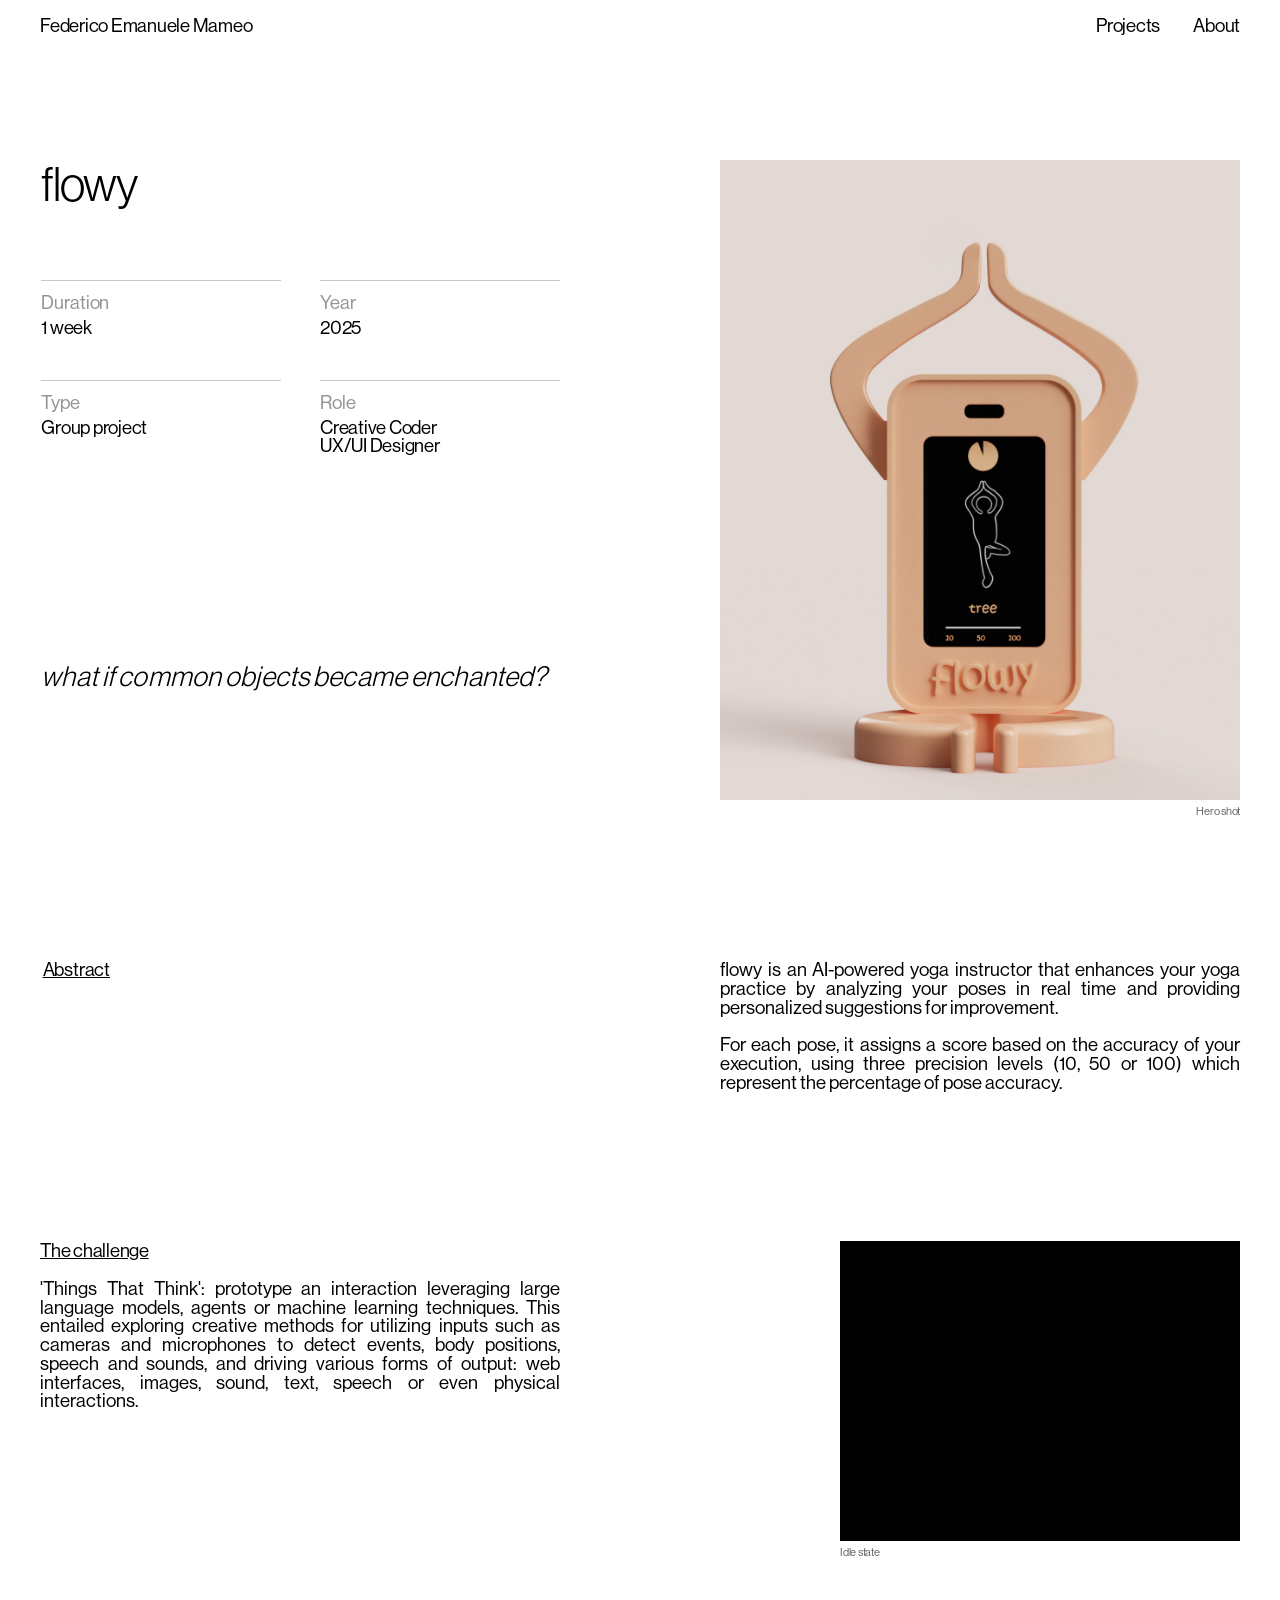
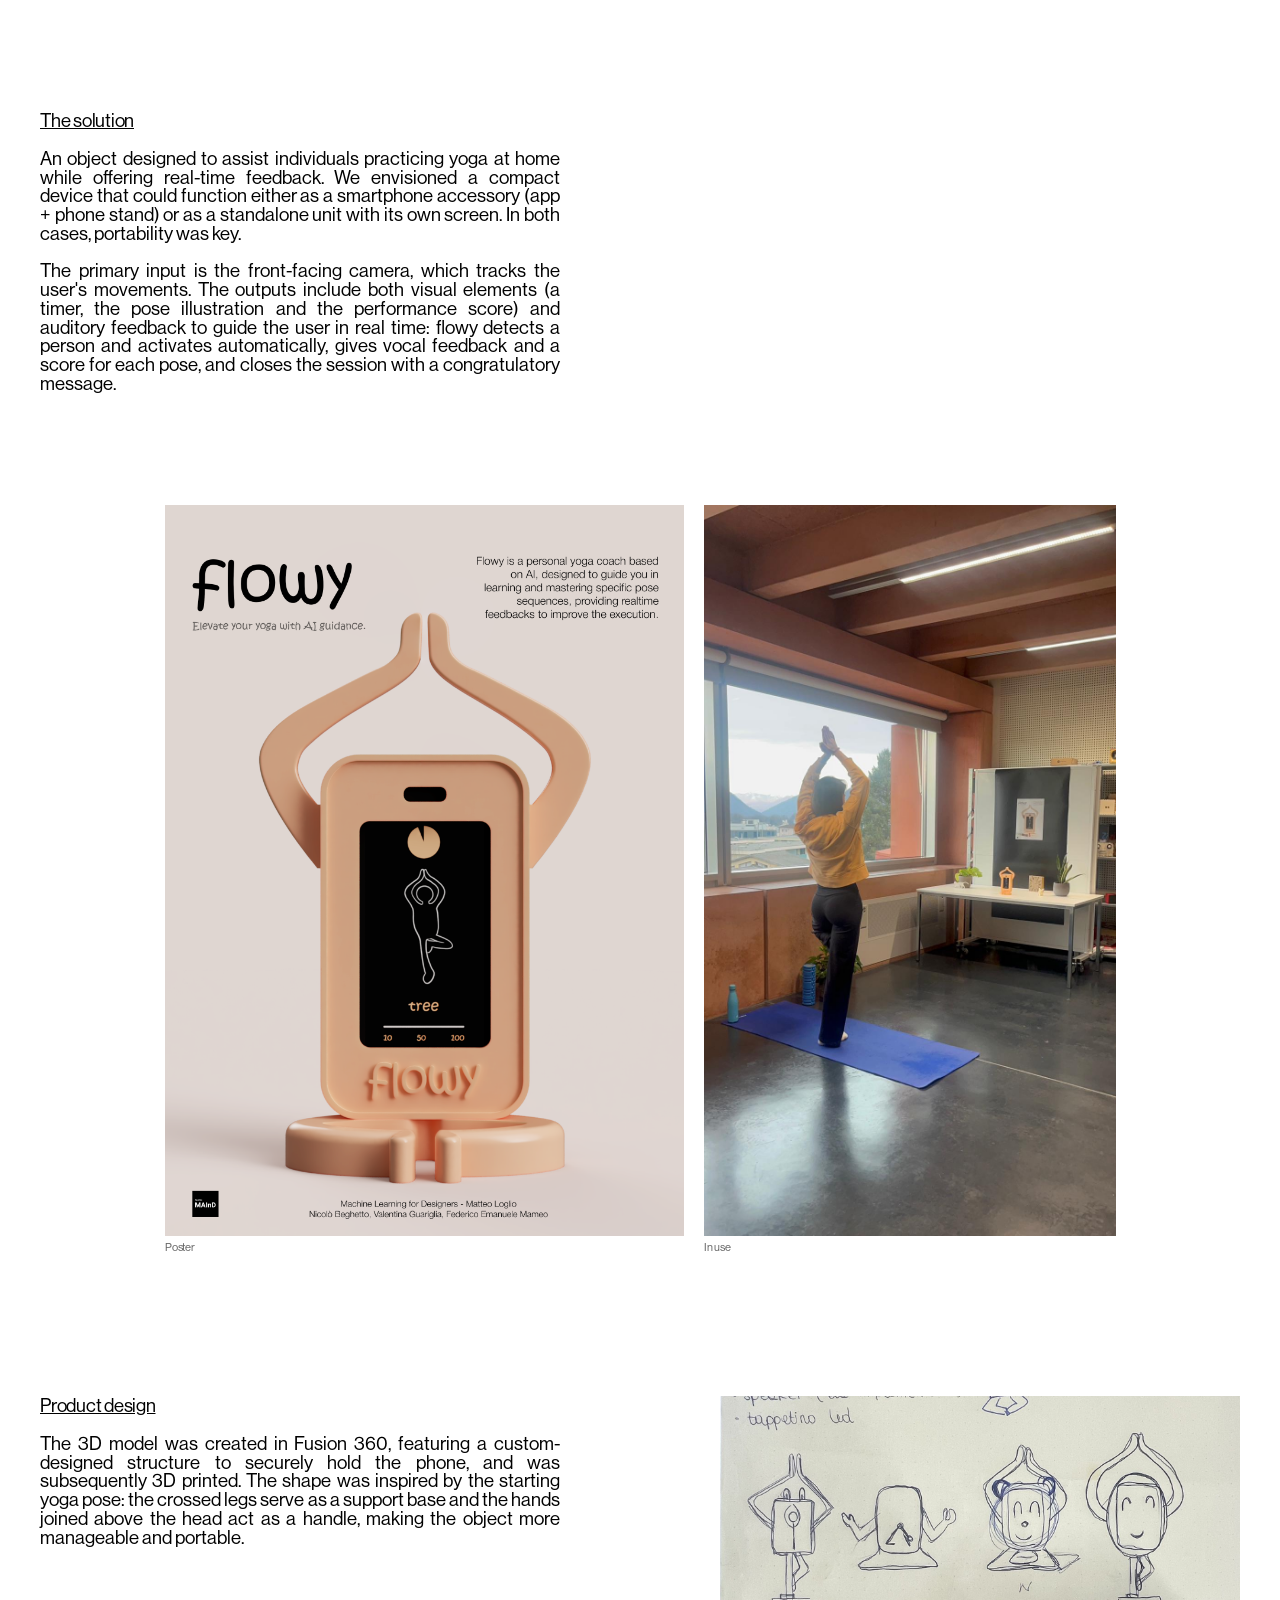
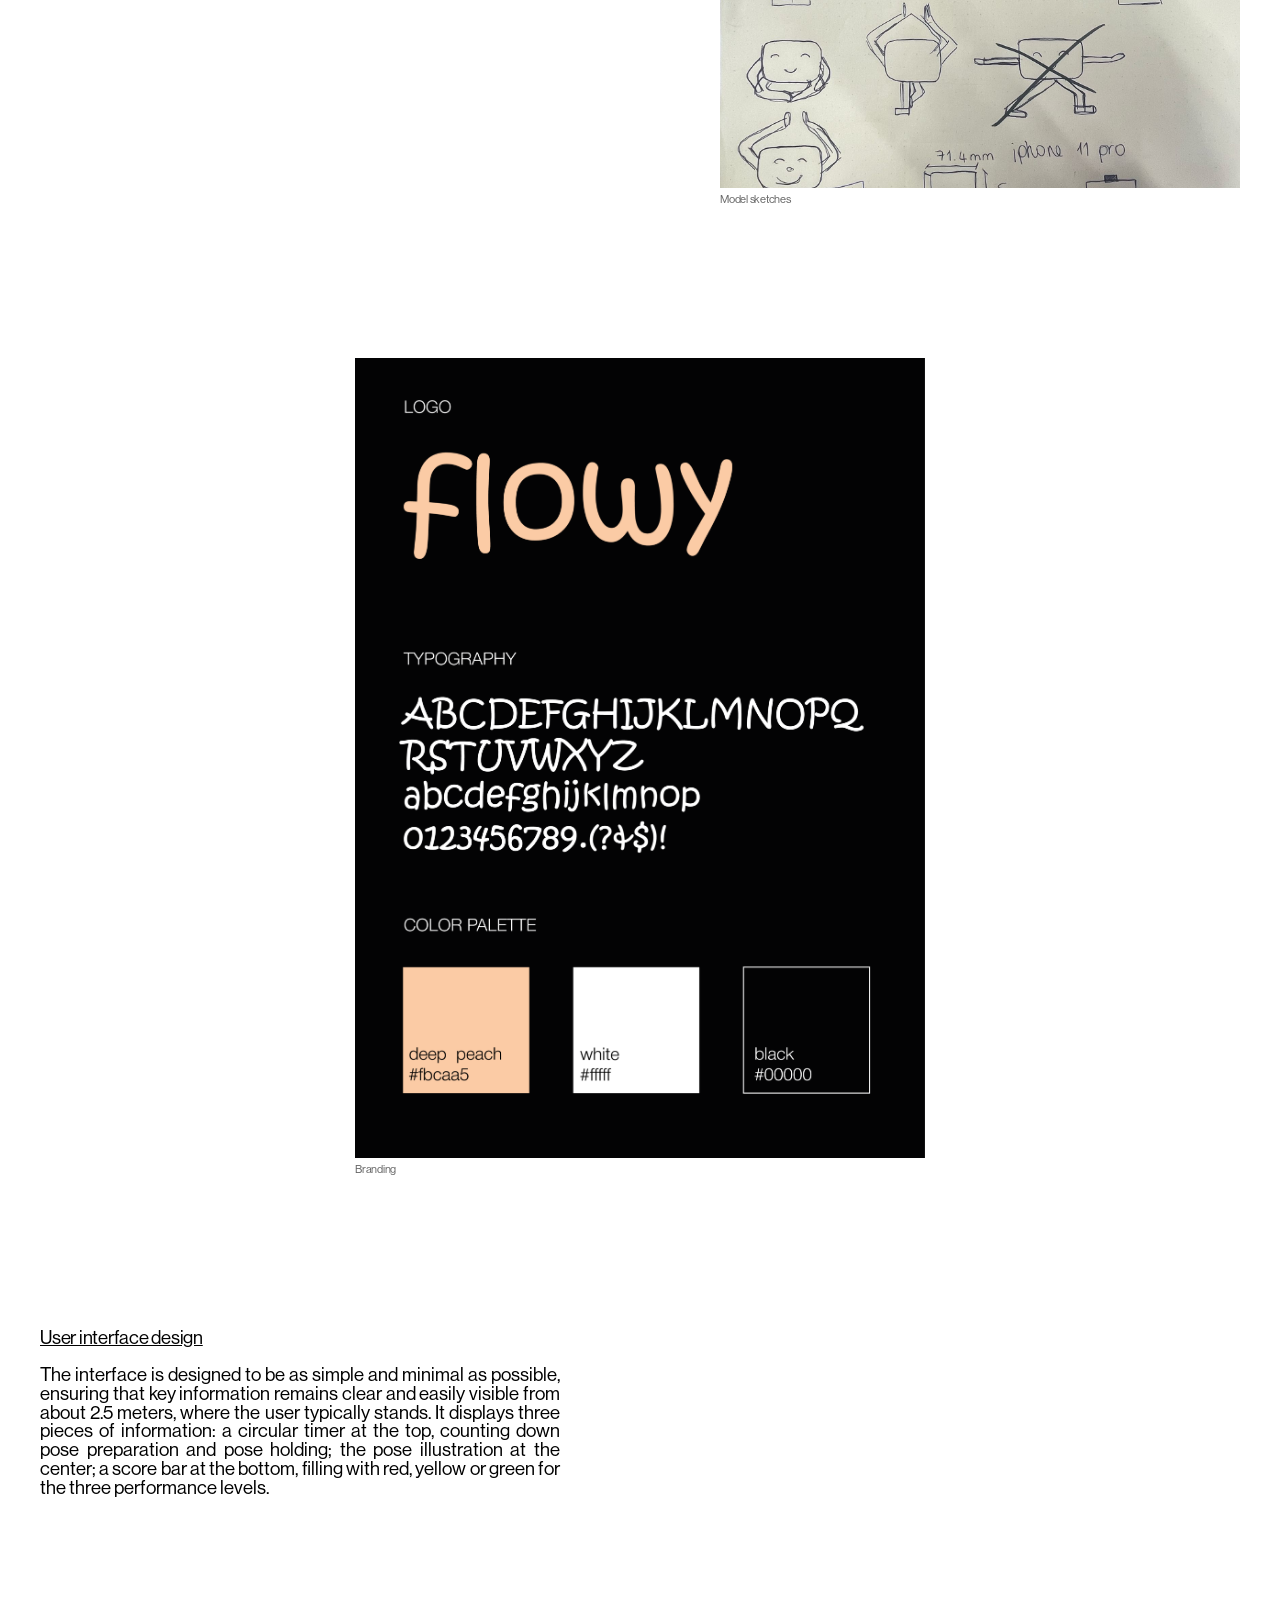
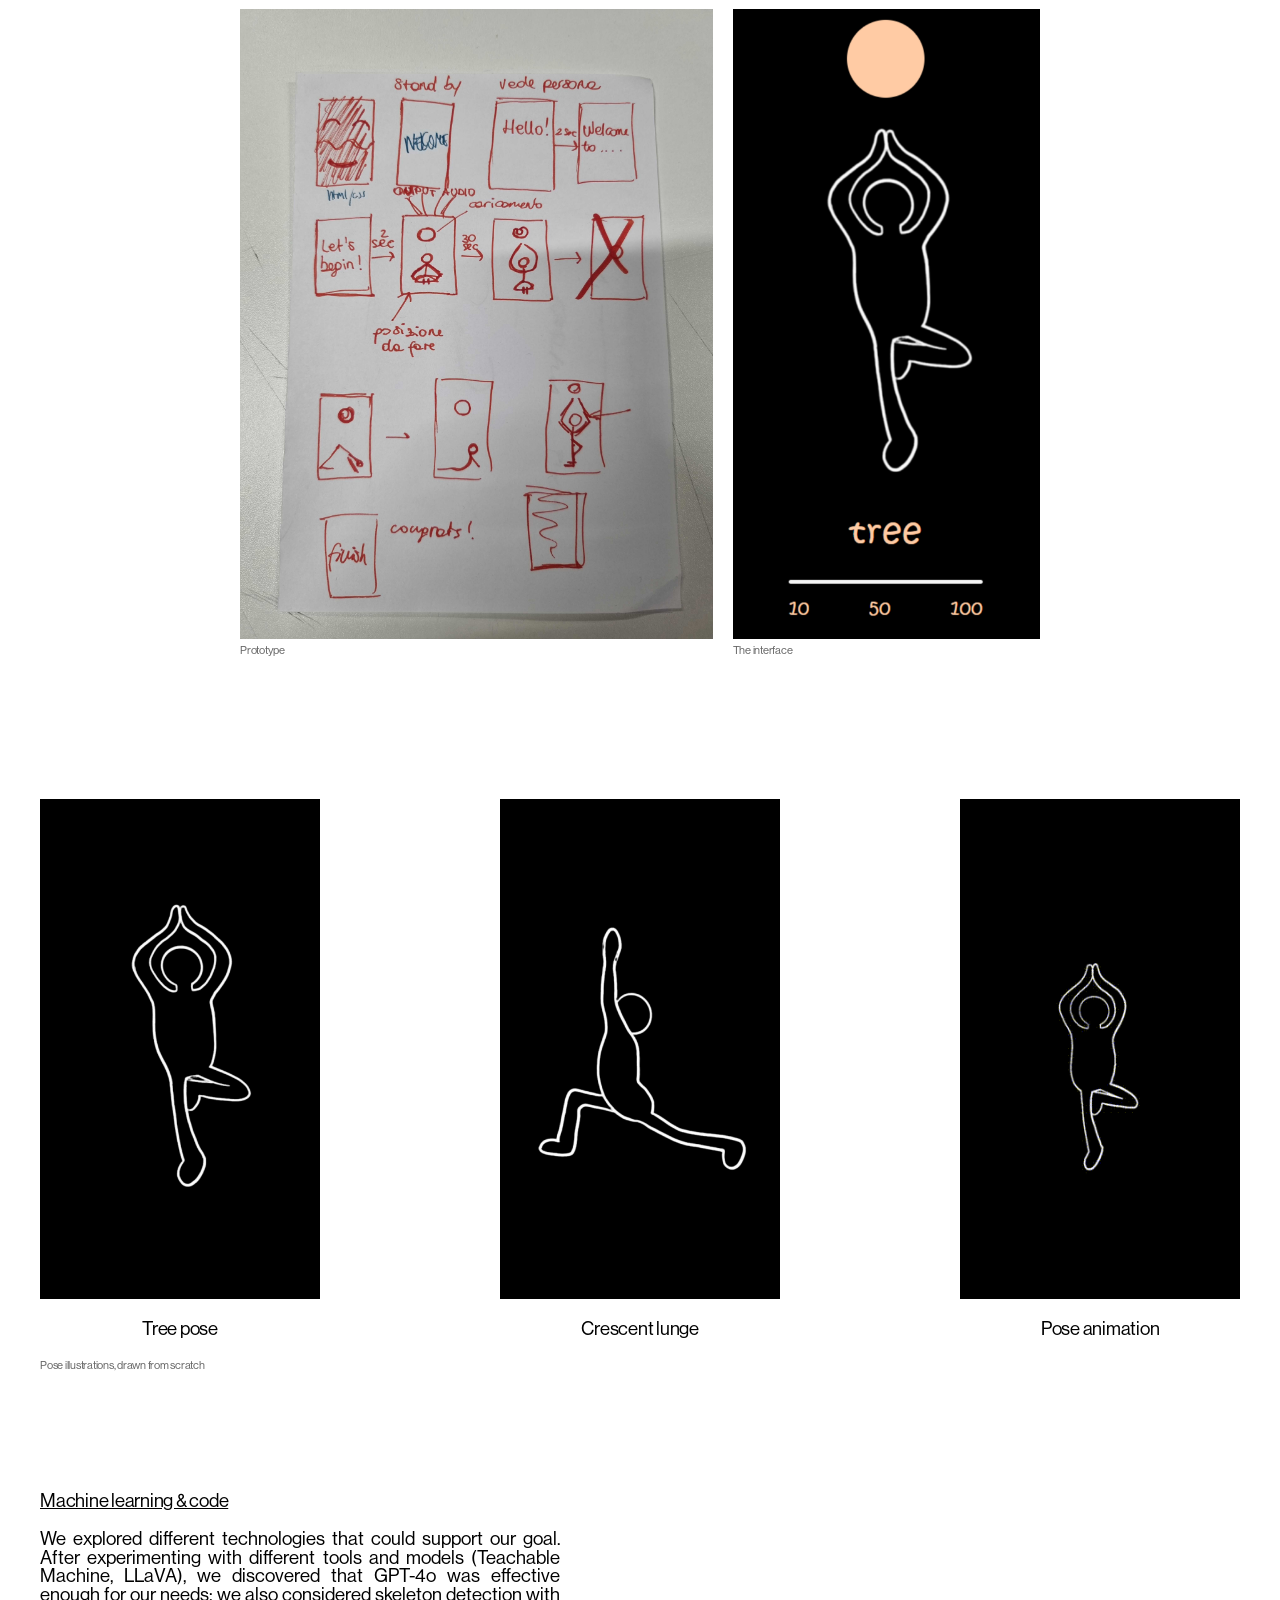
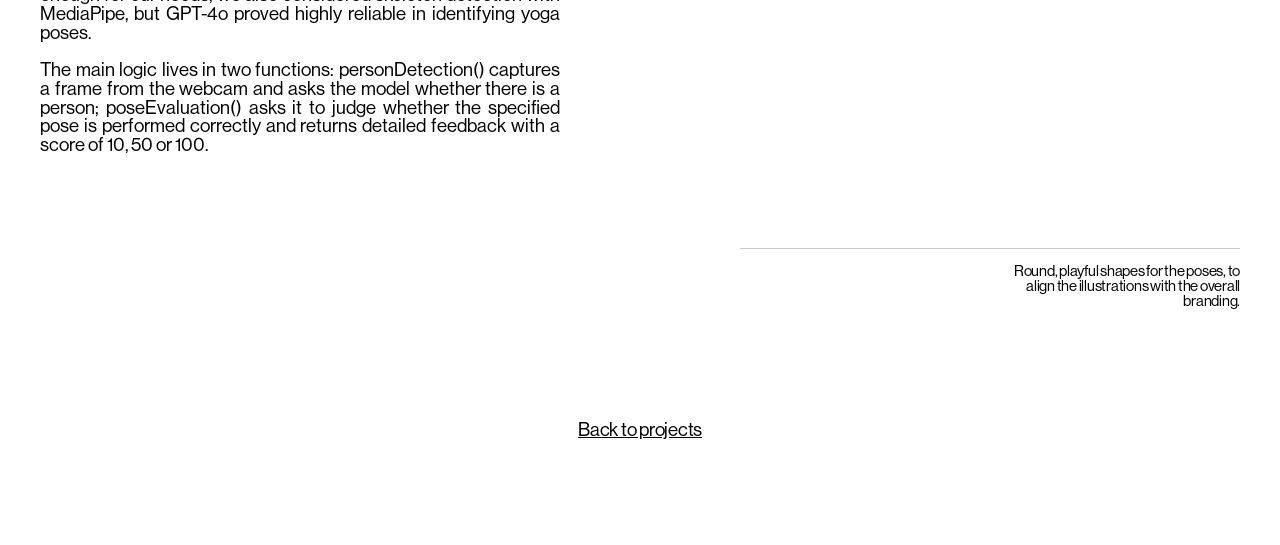
<file: flowy.html>
<!doctype html>
<html lang="it">
<head>
<meta charset="utf-8">
<meta name="viewport" content="width=device-width,initial-scale=1">
<link rel="icon" href="assets/favicon.svg" type="image/svg+xml">
<link rel="icon" href="assets/favicon.png" sizes="32x32" type="image/png">
<link rel="apple-touch-icon" href="assets/apple-touch-icon.png">
<title>flowy | Federico Emanuele Mameo</title>
<meta name="description" content="interaction designer with a background in engineering, based in Italy">
<link rel="preconnect" href="https://fonts.googleapis.com">
<link rel="stylesheet" href="https://fonts.googleapis.com/css2?family=Inter:wght@300;400;500;600;700&family=IBM+Plex+Sans:wght@400;500&family=Roboto:wght@400;700&display=swap">
<link rel="stylesheet" href="assets/fonts.css">
<link rel="stylesheet" href="assets/site.css">

<style>body{background:#ffffff} .fm-media img,.fm-media video{pointer-events:none}</style>
</head>
<body>
<div id="mags"><article class="page page-with-fixeds-desktop" style="overflow: hidden; height: 5556px; width: 1024px; position: relative;">
    <div class="page-fixed-bg-container polyfill-sticky"><div class="rmwidget widget-background" style="background-color: #ffffff"></div></div>
    <div class="fixed-position-container polyfill-sticky"><div class="rmwidget widget-text-v3" data-id="698f68d94c2b4cb2434a32ac" style="left: 50%; top: 13px; width: 96px; height: 15px; margin-left: 384px; z-index: 420; zoom: 1;"><div class="css-tw1d2u"><div class="text-viewer"><h2 style="line-height:15px;font-family:custom_144973;font-weight:400;font-size:15px" class="view-mode unstyled paragraph-6e13dc88-fc4d-4ffc-9875-f620b8636e86 align-right"><span style="color:rgba(0, 0, 0, 1);font-weight:400;font-style:normal;font-family:custom_144973;letter-spacing:-0.2px;font-size:15px"><a role="link" tabindex="0" class="link-style-556b7520-7e21-46b8-963a-272b8ff2589f maglink" target="_self" href="about.html">About</a></span></h2></div></div></div><div class="rmwidget widget-text-v3" data-id="698f68d93547c228d3d0eb0a" style="left: 50%; top: 13px; width: 64px; height: 15px; margin-left: 352px; z-index: 421; zoom: 1;"><div class="css-tw1d2u"><div class="text-viewer"><h2 style="line-height:15px;font-family:custom_144973;font-weight:400;font-size:15px" class="view-mode unstyled paragraph-6e13dc88-fc4d-4ffc-9875-f620b8636e86 align-right"><span style="color:rgba(0, 0, 0, 1);font-weight:400;font-style:normal;font-family:custom_144973;letter-spacing:-0.2px;font-size:15px"><a role="link" tabindex="0" class="link-style-556b7520-7e21-46b8-963a-272b8ff2589f maglink" target="_self" href="archive.html">Projects</a></span></h2></div></div></div><div class="rmwidget widget-text-v3" data-id="698f68e90674124804c1fa79" style="left: 50%; top: 13px; width: 220px; height: 15px; margin-left: -480px; z-index: 422; zoom: 1;"><div class="css-tw1d2u"><div class="text-viewer"><h2 style="line-height:15px;font-family:custom_144973;font-weight:400;font-size:15px" class="view-mode unstyled paragraph-6e13dc88-fc4d-4ffc-9875-f620b8636e86 align-left"><span style="color:rgba(0, 0, 0, 1);font-weight:400;font-style:normal;font-family:custom_144973;letter-spacing:-0.2px;font-size:15px"><a role="link" tabindex="0" class="link-style-556b7520-7e21-46b8-963a-272b8ff2589f maglink" target="_self" href="index.html">Federico Emanuele Mameo</a></span></h2></div></div></div></div>
    
    <div class="content-scroll-wrapper has-vertical-scroll">
      <div class="content-bounds" style="width: 1024px; height: 5556px;">
        <div class="page-content-container" style="width: 1024px; height: 5556px; top: 0px; left: 0px; zoom: 1;"><div class="rmwidget widget-text-v3" data-id="fm-t-93" style="left: 33px; top: 128px; width: 600px; height: 38px; z-index: 300;"><div class="css-tw1d2u"><div class="text-viewer"><h2 style="line-height:38px;font-family:custom_144777;font-weight:300;font-size:38px" class="view-mode unstyled align-left"><span style="color:rgba(0, 0, 0, 1);font-weight:300;font-style:normal;font-family:custom_144777;font-size:38px;letter-spacing:-0.76px">flowy</span></h2></div></div></div><div class="rmwidget widget-shape div-instead-of-svg" style="left: 33px; top: 224px; width: 192px; height: 1px; z-index: 300; background-color: rgba(200, 200, 200, 1); border-radius: 0px; box-sizing: border-box;"></div><div class="rmwidget widget-text-v3" data-id="fm-t-94" style="left: 33px; top: 234px; width: 192px; height: 15px; z-index: 300;"><div class="css-tw1d2u"><div class="text-viewer"><h2 style="line-height:15px;font-family:custom_144973;font-weight:400;font-size:15px" class="view-mode unstyled align-left"><span style="color:rgba(147, 147, 147, 1);font-weight:400;font-style:normal;font-family:custom_144973;font-size:15px;letter-spacing:-0.1px">Duration</span></h2></div></div></div><div class="rmwidget widget-text-v3" data-id="fm-t-95" style="left: 33px; top: 254px; width: 192px; height: 15px; z-index: 300;"><div class="css-tw1d2u"><div class="text-viewer"><h2 style="line-height:15px;font-family:custom_144973;font-weight:400;font-size:15px" class="view-mode unstyled align-left"><span style="color:rgba(0, 0, 0, 1);font-weight:400;font-style:normal;font-family:custom_144973;font-size:15px;letter-spacing:-0.2px">1 week</span></h2></div></div></div><div class="rmwidget widget-shape div-instead-of-svg" style="left: 256px; top: 224px; width: 192px; height: 1px; z-index: 300; background-color: rgba(200, 200, 200, 1); border-radius: 0px; box-sizing: border-box;"></div><div class="rmwidget widget-text-v3" data-id="fm-t-96" style="left: 256px; top: 234px; width: 192px; height: 15px; z-index: 300;"><div class="css-tw1d2u"><div class="text-viewer"><h2 style="line-height:15px;font-family:custom_144973;font-weight:400;font-size:15px" class="view-mode unstyled align-left"><span style="color:rgba(147, 147, 147, 1);font-weight:400;font-style:normal;font-family:custom_144973;font-size:15px;letter-spacing:-0.1px">Year</span></h2></div></div></div><div class="rmwidget widget-text-v3" data-id="fm-t-97" style="left: 256px; top: 254px; width: 192px; height: 15px; z-index: 300;"><div class="css-tw1d2u"><div class="text-viewer"><h2 style="line-height:15px;font-family:custom_144973;font-weight:400;font-size:15px" class="view-mode unstyled align-left"><span style="color:rgba(0, 0, 0, 1);font-weight:400;font-style:normal;font-family:custom_144973;font-size:15px;letter-spacing:-0.2px">2025</span></h2></div></div></div><div class="rmwidget widget-shape div-instead-of-svg" style="left: 33px; top: 304px; width: 192px; height: 1px; z-index: 300; background-color: rgba(200, 200, 200, 1); border-radius: 0px; box-sizing: border-box;"></div><div class="rmwidget widget-text-v3" data-id="fm-t-98" style="left: 33px; top: 314px; width: 192px; height: 15px; z-index: 300;"><div class="css-tw1d2u"><div class="text-viewer"><h2 style="line-height:15px;font-family:custom_144973;font-weight:400;font-size:15px" class="view-mode unstyled align-left"><span style="color:rgba(147, 147, 147, 1);font-weight:400;font-style:normal;font-family:custom_144973;font-size:15px;letter-spacing:-0.1px">Type</span></h2></div></div></div><div class="rmwidget widget-text-v3" data-id="fm-t-99" style="left: 33px; top: 334px; width: 192px; height: 15px; z-index: 300;"><div class="css-tw1d2u"><div class="text-viewer"><h2 style="line-height:15px;font-family:custom_144973;font-weight:400;font-size:15px" class="view-mode unstyled align-left"><span style="color:rgba(0, 0, 0, 1);font-weight:400;font-style:normal;font-family:custom_144973;font-size:15px;letter-spacing:-0.2px">Group project</span></h2></div></div></div><div class="rmwidget widget-shape div-instead-of-svg" style="left: 256px; top: 304px; width: 192px; height: 1px; z-index: 300; background-color: rgba(200, 200, 200, 1); border-radius: 0px; box-sizing: border-box;"></div><div class="rmwidget widget-text-v3" data-id="fm-t-100" style="left: 256px; top: 314px; width: 192px; height: 15px; z-index: 300;"><div class="css-tw1d2u"><div class="text-viewer"><h2 style="line-height:15px;font-family:custom_144973;font-weight:400;font-size:15px" class="view-mode unstyled align-left"><span style="color:rgba(147, 147, 147, 1);font-weight:400;font-style:normal;font-family:custom_144973;font-size:15px;letter-spacing:-0.1px">Role</span></h2></div></div></div><div class="rmwidget widget-text-v3" data-id="fm-t-101" style="left: 256px; top: 334px; width: 192px; height: 15px; z-index: 300;"><div class="css-tw1d2u"><div class="text-viewer"><h2 style="line-height:15px;font-family:custom_144973;font-weight:400;font-size:15px" class="view-mode unstyled align-left"><span style="color:rgba(0, 0, 0, 1);font-weight:400;font-style:normal;font-family:custom_144973;font-size:15px;letter-spacing:-0.2px">Creative Coder
UX/UI Designer</span></h2></div></div></div><div class="rmwidget widget-text-v3" data-id="fm-t-102" style="left: 33px; top: 528px; width: 416px; height: 26px; z-index: 300;"><div class="css-tw1d2u"><div class="text-viewer"><h2 style="line-height:26px;font-family:custom_144777;font-weight:300;font-size:22px" class="view-mode unstyled align-left"><span style="color:rgba(0, 0, 0, 1);font-weight:300;font-style:italic;font-family:custom_144777;font-size:22px;letter-spacing:0.1px">what if common objects became enchanted?</span></h2></div></div></div><div class="rmwidget widget-picture fm-media" style="left: 576px; top: 128px; width: 416px; height: 512px; z-index: 300;"><img src="media/flowy/flowy.jpg" alt="" style="width:100%;height:100%;object-fit:cover;display:block"></div><div class="rmwidget widget-text-v3" data-id="fm-t-103" style="left: 692px; top: 640px; width: 300px; height: 18px; z-index: 300;"><div class="css-tw1d2u"><div class="text-viewer"><h2 style="line-height:18px;font-family:custom_144973;font-weight:400;font-size:9px" class="view-mode unstyled align-right"><span style="color:rgba(104, 104, 104, 1);font-weight:400;font-style:normal;font-family:custom_144973;font-size:9px;letter-spacing:-0.2px">Hero shot</span></h2></div></div></div><div class="rmwidget widget-text-v3" data-id="fm-t-104" style="left: 34px; top: 768px; width: 414px; height: 15px; z-index: 300;"><div class="css-tw1d2u"><div class="text-viewer"><h2 style="line-height:15px;font-family:custom_144973;font-weight:400;font-size:15px" class="view-mode unstyled align-left"><span style="color:rgba(0, 0, 0, 1);font-weight:400;font-style:normal;text-decoration:underline;font-family:custom_144973;font-size:15px;letter-spacing:-0.15px">Abstract</span></h2></div></div></div><div class="rmwidget widget-text-v3" data-id="fm-t-105" style="left: 576px; top: 768px; width: 416px; height: 105px; z-index: 300;"><div class="css-tw1d2u"><div class="text-viewer"><h2 style="line-height:15px;font-family:custom_144973;font-weight:400;font-size:15px" class="view-mode unstyled align-justify"><span style="color:rgba(0, 0, 0, 1);font-weight:400;font-style:normal;font-family:custom_144973;font-size:15px;letter-spacing:0px">flowy is an AI-powered yoga instructor that enhances your yoga practice by analyzing your poses in real time and providing personalized suggestions for improvement.</span></h2><h2 style="line-height:15px;font-size:15px" class="view-mode unstyled"><span> </span></h2><h2 style="line-height:15px;font-family:custom_144973;font-weight:400;font-size:15px" class="view-mode unstyled align-justify"><span style="color:rgba(0, 0, 0, 1);font-weight:400;font-style:normal;font-family:custom_144973;font-size:15px;letter-spacing:0px">For each pose, it assigns a score based on the accuracy of your execution, using three precision levels (10, 50 or 100) which represent the percentage of pose accuracy.</span></h2></div></div></div><div class="rmwidget widget-text-v3" data-id="fm-t-106" style="left: 32px; top: 993px; width: 416px; height: 15px; z-index: 300;"><div class="css-tw1d2u"><div class="text-viewer"><h2 style="line-height:15px;font-family:custom_144973;font-weight:400;font-size:15px" class="view-mode unstyled align-left"><span style="color:rgba(0, 0, 0, 1);font-weight:400;font-style:normal;text-decoration:underline;font-family:custom_144973;font-size:15px;letter-spacing:-0.2px">The challenge</span></h2></div></div></div><div class="rmwidget widget-text-v3" data-id="fm-t-107" style="left: 32px; top: 1023px; width: 416px; height: 90px; z-index: 300;"><div class="css-tw1d2u"><div class="text-viewer"><h2 style="line-height:15px;font-family:custom_144973;font-weight:400;font-size:15px" class="view-mode unstyled align-justify"><span style="color:rgba(0, 0, 0, 1);font-weight:400;font-style:normal;font-family:custom_144973;font-size:15px;letter-spacing:0px">&#x27;Things That Think&#x27;: prototype an interaction leveraging large language models, agents or machine learning techniques. This entailed exploring creative methods for utilizing inputs such as cameras and microphones to detect events, body positions, speech and sounds, and driving various forms of output: web interfaces, images, sound, text, speech or even physical interactions.</span></h2></div></div></div><div class="rmwidget fm-media" style="left: 672px; top: 993px; width: 320px; height: 240px; z-index: 300;"><video src="media/flowy/wave.mp4" muted autoplay loop playsinline style="width:100%;height:100%;object-fit:cover;display:block;background:#000"></video></div><div class="rmwidget widget-text-v3" data-id="fm-t-108" style="left: 672px; top: 1233px; width: 300px; height: 18px; z-index: 300;"><div class="css-tw1d2u"><div class="text-viewer"><h2 style="line-height:18px;font-family:custom_144973;font-weight:400;font-size:9px" class="view-mode unstyled align-left"><span style="color:rgba(104, 104, 104, 1);font-weight:400;font-style:normal;font-family:custom_144973;font-size:9px;letter-spacing:-0.2px">Idle state</span></h2></div></div></div><div class="rmwidget widget-text-v3" data-id="fm-t-109" style="left: 32px; top: 1369px; width: 416px; height: 15px; z-index: 300;"><div class="css-tw1d2u"><div class="text-viewer"><h2 style="line-height:15px;font-family:custom_144973;font-weight:400;font-size:15px" class="view-mode unstyled align-left"><span style="color:rgba(0, 0, 0, 1);font-weight:400;font-style:normal;text-decoration:underline;font-family:custom_144973;font-size:15px;letter-spacing:-0.2px">The solution</span></h2></div></div></div><div class="rmwidget widget-text-v3" data-id="fm-t-110" style="left: 32px; top: 1399px; width: 416px; height: 195px; z-index: 300;"><div class="css-tw1d2u"><div class="text-viewer"><h2 style="line-height:15px;font-family:custom_144973;font-weight:400;font-size:15px" class="view-mode unstyled align-justify"><span style="color:rgba(0, 0, 0, 1);font-weight:400;font-style:normal;font-family:custom_144973;font-size:15px;letter-spacing:0px">An object designed to assist individuals practicing yoga at home while offering real-time feedback. We envisioned a compact device that could function either as a smartphone accessory (app + phone stand) or as a standalone unit with its own screen. In both cases, portability was key.</span></h2><h2 style="line-height:15px;font-size:15px" class="view-mode unstyled"><span> </span></h2><h2 style="line-height:15px;font-family:custom_144973;font-weight:400;font-size:15px" class="view-mode unstyled align-justify"><span style="color:rgba(0, 0, 0, 1);font-weight:400;font-style:normal;font-family:custom_144973;font-size:15px;letter-spacing:0px">The primary input is the front-facing camera, which tracks the user&#x27;s movements. The outputs include both visual elements (a timer, the pose illustration and the performance score) and auditory feedback to guide the user in real time: flowy detects a person and activates automatically, gives vocal feedback and a score for each pose, and closes the session with a congratulatory message.</span></h2></div></div></div><div class="rmwidget widget-picture fm-media" style="left: 132.0px; top: 1684px; width: 415.35px; height: 585px; z-index: 300;"><img src="media/flowy/flowy_poster.png" alt="" style="width:100%;height:100%;object-fit:cover;display:block"></div><div class="rmwidget widget-text-v3" data-id="fm-t-111" style="left: 132.0px; top: 2269px; width: 300px; height: 18px; z-index: 300;"><div class="css-tw1d2u"><div class="text-viewer"><h2 style="line-height:18px;font-family:custom_144973;font-weight:400;font-size:9px" class="view-mode unstyled align-left"><span style="color:rgba(104, 104, 104, 1);font-weight:400;font-style:normal;font-family:custom_144973;font-size:9px;letter-spacing:-0.2px">Poster</span></h2></div></div></div><div class="rmwidget widget-picture fm-media" style="left: 563.35px; top: 1684px; width: 329.06px; height: 585px; z-index: 300;"><img src="media/flowy/flowy_use.jpg" alt="" style="width:100%;height:100%;object-fit:cover;display:block"></div><div class="rmwidget widget-text-v3" data-id="fm-t-112" style="left: 563.35px; top: 2269px; width: 300px; height: 18px; z-index: 300;"><div class="css-tw1d2u"><div class="text-viewer"><h2 style="line-height:18px;font-family:custom_144973;font-weight:400;font-size:9px" class="view-mode unstyled align-left"><span style="color:rgba(104, 104, 104, 1);font-weight:400;font-style:normal;font-family:custom_144973;font-size:9px;letter-spacing:-0.2px">In use</span></h2></div></div></div><div class="rmwidget widget-text-v3" data-id="fm-t-113" style="left: 32px; top: 2397px; width: 416px; height: 15px; z-index: 300;"><div class="css-tw1d2u"><div class="text-viewer"><h2 style="line-height:15px;font-family:custom_144973;font-weight:400;font-size:15px" class="view-mode unstyled align-left"><span style="color:rgba(0, 0, 0, 1);font-weight:400;font-style:normal;text-decoration:underline;font-family:custom_144973;font-size:15px;letter-spacing:-0.2px">Product design</span></h2></div></div></div><div class="rmwidget widget-text-v3" data-id="fm-t-114" style="left: 32px; top: 2427px; width: 416px; height: 90px; z-index: 300;"><div class="css-tw1d2u"><div class="text-viewer"><h2 style="line-height:15px;font-family:custom_144973;font-weight:400;font-size:15px" class="view-mode unstyled align-justify"><span style="color:rgba(0, 0, 0, 1);font-weight:400;font-style:normal;font-family:custom_144973;font-size:15px;letter-spacing:0px">The 3D model was created in Fusion 360, featuring a custom-designed structure to securely hold the phone, and was subsequently 3D printed. The shape was inspired by the starting yoga pose: the crossed legs serve as a support base and the hands joined above the head act as a handle, making the object more manageable and portable.</span></h2></div></div></div><div class="rmwidget widget-picture fm-media" style="left: 576px; top: 2397px; width: 416px; height: 313px; z-index: 300;"><img src="media/flowy/3dmodel_sketch.jpg" alt="" style="width:100%;height:100%;object-fit:cover;display:block"></div><div class="rmwidget widget-text-v3" data-id="fm-t-115" style="left: 576px; top: 2710px; width: 300px; height: 18px; z-index: 300;"><div class="css-tw1d2u"><div class="text-viewer"><h2 style="line-height:18px;font-family:custom_144973;font-weight:400;font-size:9px" class="view-mode unstyled align-left"><span style="color:rgba(104, 104, 104, 1);font-weight:400;font-style:normal;font-family:custom_144973;font-size:9px;letter-spacing:-0.2px">Model sketches</span></h2></div></div></div><div class="rmwidget widget-picture fm-media" style="left: 284.0px; top: 2846px; width: 456px; height: 640px; z-index: 300;"><img src="media/flowy/branding.png" alt="" style="width:100%;height:100%;object-fit:cover;display:block"></div><div class="rmwidget widget-text-v3" data-id="fm-t-116" style="left: 284.0px; top: 3486px; width: 300px; height: 18px; z-index: 300;"><div class="css-tw1d2u"><div class="text-viewer"><h2 style="line-height:18px;font-family:custom_144973;font-weight:400;font-size:9px" class="view-mode unstyled align-left"><span style="color:rgba(104, 104, 104, 1);font-weight:400;font-style:normal;font-family:custom_144973;font-size:9px;letter-spacing:-0.2px">Branding</span></h2></div></div></div><div class="rmwidget widget-text-v3" data-id="fm-t-117" style="left: 32px; top: 3622px; width: 416px; height: 15px; z-index: 300;"><div class="css-tw1d2u"><div class="text-viewer"><h2 style="line-height:15px;font-family:custom_144973;font-weight:400;font-size:15px" class="view-mode unstyled align-left"><span style="color:rgba(0, 0, 0, 1);font-weight:400;font-style:normal;text-decoration:underline;font-family:custom_144973;font-size:15px;letter-spacing:-0.2px">User interface design</span></h2></div></div></div><div class="rmwidget widget-text-v3" data-id="fm-t-118" style="left: 32px; top: 3652px; width: 416px; height: 105px; z-index: 300;"><div class="css-tw1d2u"><div class="text-viewer"><h2 style="line-height:15px;font-family:custom_144973;font-weight:400;font-size:15px" class="view-mode unstyled align-justify"><span style="color:rgba(0, 0, 0, 1);font-weight:400;font-style:normal;font-family:custom_144973;font-size:15px;letter-spacing:0px">The interface is designed to be as simple and minimal as possible, ensuring that key information remains clear and easily visible from about 2.5 meters, where the user typically stands. It displays three pieces of information: a circular timer at the top, counting down pose preparation and pose holding; the pose illustration at the center; a score bar at the bottom, filling with red, yellow or green for the three performance levels.</span></h2></div></div></div><div class="rmwidget widget-picture fm-media" style="left: 192.0px; top: 3847px; width: 378.0px; height: 504px; z-index: 300;"><img src="media/flowy/1000044772.jpg" alt="" style="width:100%;height:100%;object-fit:cover;display:block"></div><div class="rmwidget widget-text-v3" data-id="fm-t-119" style="left: 192.0px; top: 4351px; width: 300px; height: 18px; z-index: 300;"><div class="css-tw1d2u"><div class="text-viewer"><h2 style="line-height:18px;font-family:custom_144973;font-weight:400;font-size:9px" class="view-mode unstyled align-left"><span style="color:rgba(104, 104, 104, 1);font-weight:400;font-style:normal;font-family:custom_144973;font-size:9px;letter-spacing:-0.2px">Prototype</span></h2></div></div></div><div class="rmwidget widget-picture fm-media" style="left: 586.0px; top: 3847px; width: 246.38px; height: 504px; z-index: 300;"><img src="media/flowy/flowy_ui_v2.png" alt="" style="width:100%;height:100%;object-fit:cover;display:block"></div><div class="rmwidget widget-text-v3" data-id="fm-t-120" style="left: 586.0px; top: 4351px; width: 300px; height: 18px; z-index: 300;"><div class="css-tw1d2u"><div class="text-viewer"><h2 style="line-height:18px;font-family:custom_144973;font-weight:400;font-size:9px" class="view-mode unstyled align-left"><span style="color:rgba(104, 104, 104, 1);font-weight:400;font-style:normal;font-family:custom_144973;font-size:9px;letter-spacing:-0.2px">The interface</span></h2></div></div></div><div class="rmwidget widget-shape div-instead-of-svg" style="left: 32px; top: 4479px; width: 224px; height: 400px; z-index: 290; background-color: #000; border-radius: 0px; box-sizing: border-box;"></div><div class="rmwidget widget-picture fm-media" style="left: 48px; top: 4495px; width: 192px; height: 368px; z-index: 300;"><img src="media/flowy/tree.png" alt="" style="width:100%;height:100%;object-fit:contain;display:block;background:transparent"></div><div class="rmwidget widget-text-v3" data-id="fm-t-121" style="left: 32px; top: 4895px; width: 224px; height: 15px; z-index: 300;"><div class="css-tw1d2u"><div class="text-viewer"><h2 style="line-height:15px;font-family:custom_144973;font-weight:400;font-size:15px" class="view-mode unstyled align-center"><span style="color:rgba(0, 0, 0, 1);font-weight:400;font-style:normal;font-family:custom_144973;font-size:15px;letter-spacing:-0.2px">Tree pose</span></h2></div></div></div><div class="rmwidget widget-shape div-instead-of-svg" style="left: 400px; top: 4479px; width: 224px; height: 400px; z-index: 290; background-color: #000; border-radius: 0px; box-sizing: border-box;"></div><div class="rmwidget widget-picture fm-media" style="left: 416px; top: 4495px; width: 192px; height: 368px; z-index: 300;"><img src="media/flowy/crescent_lunge.png" alt="" style="width:100%;height:100%;object-fit:contain;display:block;background:transparent"></div><div class="rmwidget widget-text-v3" data-id="fm-t-122" style="left: 400px; top: 4895px; width: 224px; height: 15px; z-index: 300;"><div class="css-tw1d2u"><div class="text-viewer"><h2 style="line-height:15px;font-family:custom_144973;font-weight:400;font-size:15px" class="view-mode unstyled align-center"><span style="color:rgba(0, 0, 0, 1);font-weight:400;font-style:normal;font-family:custom_144973;font-size:15px;letter-spacing:-0.2px">Crescent lunge</span></h2></div></div></div><div class="rmwidget widget-shape div-instead-of-svg" style="left: 768px; top: 4479px; width: 224px; height: 400px; z-index: 290; background-color: #000; border-radius: 0px; box-sizing: border-box;"></div><div class="rmwidget widget-picture fm-media" style="left: 784px; top: 4495px; width: 192px; height: 368px; z-index: 300;"><img src="media/flowy/pose_animation.gif" alt="" style="width:100%;height:100%;object-fit:contain;display:block;background:transparent"></div><div class="rmwidget widget-text-v3" data-id="fm-t-123" style="left: 768px; top: 4895px; width: 224px; height: 15px; z-index: 300;"><div class="css-tw1d2u"><div class="text-viewer"><h2 style="line-height:15px;font-family:custom_144973;font-weight:400;font-size:15px" class="view-mode unstyled align-center"><span style="color:rgba(0, 0, 0, 1);font-weight:400;font-style:normal;font-family:custom_144973;font-size:15px;letter-spacing:-0.2px">Pose animation</span></h2></div></div></div><div class="rmwidget widget-text-v3" data-id="fm-t-124" style="left: 32px; top: 4923px; width: 300px; height: 18px; z-index: 300;"><div class="css-tw1d2u"><div class="text-viewer"><h2 style="line-height:18px;font-family:custom_144973;font-weight:400;font-size:9px" class="view-mode unstyled align-left"><span style="color:rgba(104, 104, 104, 1);font-weight:400;font-style:normal;font-family:custom_144973;font-size:9px;letter-spacing:-0.2px">Pose illustrations, drawn from scratch</span></h2></div></div></div><div class="rmwidget widget-text-v3" data-id="fm-t-125" style="left: 32px; top: 5033px; width: 416px; height: 15px; z-index: 300;"><div class="css-tw1d2u"><div class="text-viewer"><h2 style="line-height:15px;font-family:custom_144973;font-weight:400;font-size:15px" class="view-mode unstyled align-left"><span style="color:rgba(0, 0, 0, 1);font-weight:400;font-style:normal;text-decoration:underline;font-family:custom_144973;font-size:15px;letter-spacing:-0.2px">Machine learning &amp; code</span></h2></div></div></div><div class="rmwidget widget-text-v3" data-id="fm-t-126" style="left: 32px; top: 5063px; width: 416px; height: 165px; z-index: 300;"><div class="css-tw1d2u"><div class="text-viewer"><h2 style="line-height:15px;font-family:custom_144973;font-weight:400;font-size:15px" class="view-mode unstyled align-justify"><span style="color:rgba(0, 0, 0, 1);font-weight:400;font-style:normal;font-family:custom_144973;font-size:15px;letter-spacing:0px">We explored different technologies that could support our goal. After experimenting with different tools and models (Teachable Machine, LLaVA), we discovered that GPT-4o was effective enough for our needs; we also considered skeleton detection with MediaPipe, but GPT-4o proved highly reliable in identifying yoga poses.</span></h2><h2 style="line-height:15px;font-size:15px" class="view-mode unstyled"><span> </span></h2><h2 style="line-height:15px;font-family:custom_144973;font-weight:400;font-size:15px" class="view-mode unstyled align-justify"><span style="color:rgba(0, 0, 0, 1);font-weight:400;font-style:normal;font-family:custom_144973;font-size:15px;letter-spacing:0px">The main logic lives in two functions: personDetection() captures a frame from the webcam and asks the model whether there is a person; poseEvaluation() asks it to judge whether the specified pose is performed correctly and returns detailed feedback with a score of 10, 50 or 100.</span></h2></div></div></div><div class="rmwidget widget-shape div-instead-of-svg" style="left: 592px; top: 5318px; width: 400px; height: 1px; z-index: 300; background-color: rgba(200, 200, 200, 1); border-radius: 0px; box-sizing: border-box;"></div><div class="rmwidget widget-text-v3" data-id="fm-t-127" style="left: 808px; top: 5330px; width: 184px; height: 36px; z-index: 300;"><div class="css-tw1d2u"><div class="text-viewer"><h2 style="line-height:12px;font-family:custom_144973;font-weight:400;font-size:12px" class="view-mode unstyled align-right"><span style="color:rgba(0, 0, 0, 1);font-weight:400;font-style:normal;font-family:custom_144973;font-size:12px;letter-spacing:-0.2px">Round, playful shapes for the poses, to align the illustrations with the overall branding.</span></h2></div></div></div><div class="rmwidget widget-text-v3" style="left: 32px; top: 5456px; width: 960px; height: 15px; z-index: 353;"><div class="css-tw1d2u"><div class="text-viewer"><h2 style="line-height:15px;font-family:custom_144973;font-weight:400;font-size:15px" class="view-mode unstyled align-center"><span style="color:rgba(0, 0, 0, 1);font-weight:400;font-style:normal;font-family:custom_144973;font-size:15px;letter-spacing:-0.2px"><a class="text-link" href="archive.html" target="_self" style="color:inherit;text-decoration:underline">Back to projects</a></span></h2></div></div></div></div>
      </div>
    </div>
  </article></div><div id="text-global-styles"><style class=""> .align-left { text-align: left !important; } .align-center { text-align: center !important; } .align-right { text-align: right !important; } .align-justify { text-align: justify !important; } .unordered-list-item { padding: 0; margin: 0; list-style-type: none; } .unordered-list-item div[data-offset-key]:before, .unordered-list-item > li:before { white-space: nowrap; content: "•\00a0"; } .ordered-list-item { padding: 0; margin: 0; list-style-type: none; } .ordered-list-item div[data-offset-key]:before, .ordered-list-item > li:before { white-space: nowrap; counter-increment: ordered-key; content: counter(ordered-key)"."; } .link-1 { text-decoration: none; padding-bottom: 1px; background: linear-gradient(to right, rgba(0, 128, 255, 1) 0%, rgba(0, 128, 255, 1) 100%) 0 100%/1px 1px repeat-x; color: rgba(0, 128, 255, 1); } .link-1 * { color: rgba(0, 128, 255, 1); } .link-1 .hover, .link-1:hover { text-decoration: none; padding-bottom: 1px; background: none; color: rgba(0, 128, 255, 1) !important; } .link-1 .hover *, .link-1:hover * { color: rgba(0, 128, 255, 1) !important; } .link-1.current { text-decoration: none; padding-bottom: 1px; background: none; color: rgba(0, 128, 255, 1); } .link-1.current * { color: rgba(0, 128, 255, 1); } .link-style-778b75b4-ac06-453a-ae27-c82a6fe9bac0 { text-decoration: none; padding-bottom: 1px; background: none; color: rgba(142, 142, 142, 1); } .link-style-778b75b4-ac06-453a-ae27-c82a6fe9bac0 * { color: rgba(142, 142, 142, 1); } .link-style-778b75b4-ac06-453a-ae27-c82a6fe9bac0 .hover, .link-style-778b75b4-ac06-453a-ae27-c82a6fe9bac0:hover { text-decoration: none; padding-bottom: 1px; background: linear-gradient(to right, rgba(0, 0, 0, 1) 0%, rgba(0, 0, 0, 1) 100%) 0 100%/1px 1px repeat-x; color: rgba(0, 0, 0, 0.8) !important; } .link-style-778b75b4-ac06-453a-ae27-c82a6fe9bac0 .hover *, .link-style-778b75b4-ac06-453a-ae27-c82a6fe9bac0:hover * { color: rgba(0, 0, 0, 0.8) !important; } .link-style-778b75b4-ac06-453a-ae27-c82a6fe9bac0.current { text-decoration: none; padding-bottom: 1px; background: linear-gradient(to right, rgba(0, 0, 0, 1) 0%, rgba(0, 0, 0, 1) 100%) 0 100%/1px 1px repeat-x; color: rgba(0, 0, 0, 1); } .link-style-778b75b4-ac06-453a-ae27-c82a6fe9bac0.current * { color: rgba(0, 0, 0, 1); } .link-style-556b7520-7e21-46b8-963a-272b8ff2589f { text-decoration: none; padding-bottom: 1px; background: none; color: rgba(0, 0, 0, 1); } .link-style-556b7520-7e21-46b8-963a-272b8ff2589f * { color: rgba(0, 0, 0, 1); } .link-style-556b7520-7e21-46b8-963a-272b8ff2589f .hover, .link-style-556b7520-7e21-46b8-963a-272b8ff2589f:hover { text-decoration: none; padding-bottom: 1px; background: none; color: rgba(157, 157, 157, 1) !important; } .link-style-556b7520-7e21-46b8-963a-272b8ff2589f .hover *, .link-style-556b7520-7e21-46b8-963a-272b8ff2589f:hover * { color: rgba(157, 157, 157, 1) !important; } .link-style-556b7520-7e21-46b8-963a-272b8ff2589f.current { text-decoration: none; padding-bottom: 1px; background: none; color: rgba(0, 0, 0, 1); } .link-style-556b7520-7e21-46b8-963a-272b8ff2589f.current * { color: rgba(0, 0, 0, 1); } .link-style-7dd228ea-1e3b-4cc7-8f94-393ffabb5e12 { text-decoration: none; padding-bottom: 1px; background: none; color: rgba(0, 0, 0, 1); } .link-style-7dd228ea-1e3b-4cc7-8f94-393ffabb5e12 * { color: rgba(0, 0, 0, 1); } .link-style-7dd228ea-1e3b-4cc7-8f94-393ffabb5e12 .hover, .link-style-7dd228ea-1e3b-4cc7-8f94-393ffabb5e12:hover { text-decoration: none; padding-bottom: 2px; background: linear-gradient(to right, rgba(0, 0, 0, 1) 0%, rgba(0, 0, 0, 1) 100%) 0 100%/1px 1px repeat-x; color: rgba(0, 0, 0, 0.8) !important; } .link-style-7dd228ea-1e3b-4cc7-8f94-393ffabb5e12 .hover *, .link-style-7dd228ea-1e3b-4cc7-8f94-393ffabb5e12:hover * { color: rgba(0, 0, 0, 0.8) !important; } .link-style-7dd228ea-1e3b-4cc7-8f94-393ffabb5e12.current { text-decoration: none; padding-bottom: 1px; background: linear-gradient(to right, rgba(0, 0, 0, 1) 0%, rgba(0, 0, 0, 1) 100%) 0 100%/1px 1px repeat-x; color: rgba(0, 0, 0, 1); } .link-style-7dd228ea-1e3b-4cc7-8f94-393ffabb5e12.current * { color: rgba(0, 0, 0, 1); } .link-style-028c5e25-8940-47a0-add1-3b72ab9b7b80 { text-decoration: none; padding-bottom: 1px; background: none; color: rgba(0, 0, 0, 1); } .link-style-028c5e25-8940-47a0-add1-3b72ab9b7b80 * { color: rgba(0, 0, 0, 1); } .link-style-028c5e25-8940-47a0-add1-3b72ab9b7b80 .hover, .link-style-028c5e25-8940-47a0-add1-3b72ab9b7b80:hover { text-decoration: none; padding-bottom: 1px; background: none; color: rgba(255, 255, 255, 0.8) !important; } .link-style-028c5e25-8940-47a0-add1-3b72ab9b7b80 .hover *, .link-style-028c5e25-8940-47a0-add1-3b72ab9b7b80:hover * { color: rgba(255, 255, 255, 0.8) !important; } .link-style-028c5e25-8940-47a0-add1-3b72ab9b7b80.current { text-decoration: none; padding-bottom: 1px; background: linear-gradient(to right, rgba(0, 0, 0, 1) 0%, rgba(0, 0, 0, 1) 100%) 0 100%/1px 1px repeat-x; color: rgba(0, 0, 0, 1); } .link-style-028c5e25-8940-47a0-add1-3b72ab9b7b80.current * { color: rgba(0, 0, 0, 1); } .link-style-81c8315b-255d-49b5-afa0-a594db3491b1 { text-decoration: none; padding-bottom: 1px; background: none; color: rgba(0, 0, 0, 1); } .link-style-81c8315b-255d-49b5-afa0-a594db3491b1 * { color: rgba(0, 0, 0, 1); } .link-style-81c8315b-255d-49b5-afa0-a594db3491b1 .hover, .link-style-81c8315b-255d-49b5-afa0-a594db3491b1:hover { text-decoration: none; padding-bottom: 1px; background: none; color: rgba(0, 0, 0, 1) !important; } .link-style-81c8315b-255d-49b5-afa0-a594db3491b1 .hover *, .link-style-81c8315b-255d-49b5-afa0-a594db3491b1:hover * { color: rgba(0, 0, 0, 1) !important; } .link-style-81c8315b-255d-49b5-afa0-a594db3491b1.current { text-decoration: none; padding-bottom: 1px; background: linear-gradient(to right, rgba(0, 0, 0, 1) 0%, rgba(0, 0, 0, 1) 100%) 0 100%/1px 1px repeat-x; color: rgba(0, 0, 0, 1); } .link-style-81c8315b-255d-49b5-afa0-a594db3491b1.current * { color: rgba(0, 0, 0, 1); } .link-style-300c46da-3aea-4561-94a3-5646ef2b535f { text-decoration: none; padding-bottom: 1px; background: none; color: rgba(0, 0, 0, 1); } .link-style-300c46da-3aea-4561-94a3-5646ef2b535f * { color: rgba(0, 0, 0, 1); } .link-style-300c46da-3aea-4561-94a3-5646ef2b535f .hover, .link-style-300c46da-3aea-4561-94a3-5646ef2b535f:hover { text-decoration: none; padding-bottom: 1px; background: none; color: rgba(0, 0, 0, 0.5) !important; } .link-style-300c46da-3aea-4561-94a3-5646ef2b535f .hover *, .link-style-300c46da-3aea-4561-94a3-5646ef2b535f:hover * { color: rgba(0, 0, 0, 0.5) !important; } .link-style-300c46da-3aea-4561-94a3-5646ef2b535f.current { text-decoration: none; padding-bottom: 1px; background: none; color: rgba(0, 0, 0, 1); } .link-style-300c46da-3aea-4561-94a3-5646ef2b535f.current * { color: rgba(0, 0, 0, 1); } .link-style-7d9de455-9f3f-4703-818f-00e5d67643f5 { text-decoration: none; padding-bottom: 1px; background: none; color: rgba(0, 0, 0, 1); } .link-style-7d9de455-9f3f-4703-818f-00e5d67643f5 * { color: rgba(0, 0, 0, 1); } .link-style-7d9de455-9f3f-4703-818f-00e5d67643f5 .hover, .link-style-7d9de455-9f3f-4703-818f-00e5d67643f5:hover { text-decoration: none; padding-bottom: 1px; background: none; color: rgba(0, 0, 0, 1) !important; } .link-style-7d9de455-9f3f-4703-818f-00e5d67643f5 .hover *, .link-style-7d9de455-9f3f-4703-818f-00e5d67643f5:hover * { color: rgba(0, 0, 0, 1) !important; } .link-style-7d9de455-9f3f-4703-818f-00e5d67643f5.current { text-decoration: none; padding-bottom: 1px; background: none; color: rgba(0, 0, 0, 1); } .link-style-7d9de455-9f3f-4703-818f-00e5d67643f5.current * { color: rgba(0, 0, 0, 1); } .link-style-6689a6bf-3fa5-485c-96be-a3bf1853de2a { text-decoration: none; padding-bottom: 1px; background: linear-gradient(to right, rgba(0, 0, 0, 1) 0%, rgba(0, 0, 0, 1) 100%) 0 100%/1px 1px repeat-x; color: rgba(0, 0, 0, 1); } .link-style-6689a6bf-3fa5-485c-96be-a3bf1853de2a * { color: rgba(0, 0, 0, 1); } .link-style-6689a6bf-3fa5-485c-96be-a3bf1853de2a .hover, .link-style-6689a6bf-3fa5-485c-96be-a3bf1853de2a:hover { text-decoration: none; padding-bottom: 1px; background: linear-gradient(to right, rgba(0, 0, 0, 0.6) 0%, rgba(0, 0, 0, 0.6) 100%) 0 100%/1px 1px repeat-x; color: rgba(0, 0, 0, 0.6) !important; } .link-style-6689a6bf-3fa5-485c-96be-a3bf1853de2a .hover *, .link-style-6689a6bf-3fa5-485c-96be-a3bf1853de2a:hover * { color: rgba(0, 0, 0, 0.6) !important; } .link-style-6689a6bf-3fa5-485c-96be-a3bf1853de2a.current { text-decoration: none; padding-bottom: 1px; background: linear-gradient(to right, rgba(0, 0, 0, 1) 0%, rgba(0, 0, 0, 1) 100%) 0 100%/1px 1px repeat-x; color: rgba(0, 0, 0, 1); } .link-style-6689a6bf-3fa5-485c-96be-a3bf1853de2a.current * { color: rgba(0, 0, 0, 1); } .link-style-0060e268-0295-410f-90a1-9871a02c996c { text-decoration: none; padding-bottom: 1px; background: linear-gradient(to right, rgba(0, 0, 0, 1) 0%, rgba(0, 0, 0, 1) 100%) 0 100%/1px 1px repeat-x; color: rgba(0, 0, 0, 1); } .link-style-0060e268-0295-410f-90a1-9871a02c996c * { color: rgba(0, 0, 0, 1); } .link-style-0060e268-0295-410f-90a1-9871a02c996c .hover, .link-style-0060e268-0295-410f-90a1-9871a02c996c:hover { text-decoration: none; padding-bottom: 1px; background: none; color: rgba(0, 0, 0, 0.8) !important; } .link-style-0060e268-0295-410f-90a1-9871a02c996c .hover *, .link-style-0060e268-0295-410f-90a1-9871a02c996c:hover * { color: rgba(0, 0, 0, 0.8) !important; } .link-style-0060e268-0295-410f-90a1-9871a02c996c.current { text-decoration: none; padding-bottom: 1px; background: linear-gradient(to right, rgba(0, 0, 0, 1) 0%, rgba(0, 0, 0, 1) 100%) 0 100%/1px 1px repeat-x; color: rgba(0, 0, 0, 1); } .link-style-0060e268-0295-410f-90a1-9871a02c996c.current * { color: rgba(0, 0, 0, 1); } .unstyled { font-size: 18px; line-height: 26px; font-family: Inter; font-weight: 400; font-style: normal; text-align: align-left; } .default-list-style.edit-mode .editor-block-wrapper { display: flex; } .default-list-style.view-mode { display: flex; } .default-list-style.view-mode:before { display: inline-block; } .unordered-list-item.default-list-style.edit-mode .editor-block-wrapper:before { content: "•\00a0"; display: inline-block; } .unordered-list-item.default-list-style.edit-mode div[data-offset-key]:before { content: "•\00a0"; display: none; } .ordered-list-item.default-list-style.edit-mode .editor-block-wrapper:before { counter-increment: ordered-key; content: counter(ordered-key)"."; display: inline-block; white-space: nowrap; } .ordered-list-item.default-list-style.edit-mode div[data-offset-key]:before { counter-increment: ordered-key; content: counter(ordered-key)"."; display: none; white-space: nowrap; } .unordered-list-item .default-list-style.view-mode:before { content: "•\00a0"; } .style-5bd92323-b979-4ea8-b686-0443f2bb438a { color: rgba(34, 34, 34, 1); font-family: Roboto; font-style: normal; text-align: left; font-size: 48px; font-weight: 700; line-height: 60px; } .style-1e012ccb-ee0c-48c0-b082-3c11a8894727 { color: rgba(34, 34, 34, 1); font-family: Georgia; font-style: normal; text-align: left; font-size: 24px; font-weight: 400; line-height: 30px; } .style-8fac99b5-dfb6-4f64-b870-f864fc3a52fe { color: rgba(34, 34, 34, 1); font-family: Georgia; font-style: normal; text-align: left; font-size: 18px; font-weight: 400; line-height: 23px; } .style-bb6bf436-5c16-4592-9684-6f3ce4fe5b52 { color: rgba(34, 34, 34, 0.5); font-family: Georgia; font-style: italic; text-align: left; font-size: 14px; line-height: 18px; font-weight: 400; } .paragraph-6e13dc88-fc4d-4ffc-9875-f620b8636e86 { color: rgba(0, 0, 0, 1); font-family: wtqc; font-size: 30px; font-style: normal; font-weight: 400; letter-spacing: -0.6px; line-height: 40px; text-align: left; } .paragraph-d5af95b9-468b-4078-ab23-b0439143103e { color: rgba(0, 0, 0, 1); font-family: sftn; font-size: 54px; font-style: normal; font-weight: 500; letter-spacing: -1.4px; line-height: 60px; text-align: left; } .paragraph-25648237-b0a2-4cb2-b982-db6d0fb97e27 { color: rgba(0, 0, 0, 1); font-family: sftn; font-size: 96px; font-style: normal; font-weight: 500; letter-spacing: -2.2px; line-height: 120px; text-align: left; } .style-7927fb79-e452-4672-b2bf-e691e697569a { font-family: Austin; font-weight: 400; font-size: 47px; line-height: 55px; letter-spacing: 0.6px; font-style: normal; color: rgba(0, 0, 0, 1); text-transform: uppercase; text-align: center; } .style-13b08c1b-1136-4a73-b728-0c1046f5dbc9 { font-family: Navigo; font-weight: 400; font-size: 38px; line-height: 29px; font-style: normal; color: rgba(0, 0, 0, 1); padding-left: 16px; padding-right: 16px; padding-bottom: 10px; padding-top: 10px; text-align: right; } .style-071d33c8-046e-493a-8237-9f617189ca87 { color: rgba(0, 0, 0, 1); font-family: custom_144973; font-size: 13px; font-style: normal; font-weight: 400; letter-spacing: -0.1px; line-height: 14px; text-align: justify; white-space: normal; } .style-ccf7ca34-6199-4cd5-950d-1b77756dc510 { color: rgba(255, 255, 255, 1); font-family: Inter; font-style: normal; text-align: center; font-size: 10px; font-weight: 400; line-height: 12px; padding-bottom: 10px; font-feature-settings: "lnum"; font-variation-settings: 'wght' 550; } .style-ccf7ca34-6199-4cd5-950d-1b77756dc510 { color: rgba(255, 255, 255, 1); font-family: Inter; font-style: normal; text-align: center; font-size: 10px; font-weight: 400; line-height: 12px; padding-bottom: 10px; font-feature-settings: "lnum"; font-variation-settings: 'wght' 550; } .style-81c46bcf-a629-48f4-b18b-d312a1ea72d4 { font-family: IBM Plex Sans; font-weight: 400; font-size: 48px; line-height: 46px; letter-spacing: -2.6px; font-style: normal; color: rgba(0, 0, 0, 1); text-decoration: none; text-transform: none; padding-top: 4px; text-align: left; } </style></div>
<script>window.RM_ANIMATIONS = [];</script>
<script src="assets/site.js"></script>
<script src="assets/video-controls.js"></script>

</body>
</html>
</file>
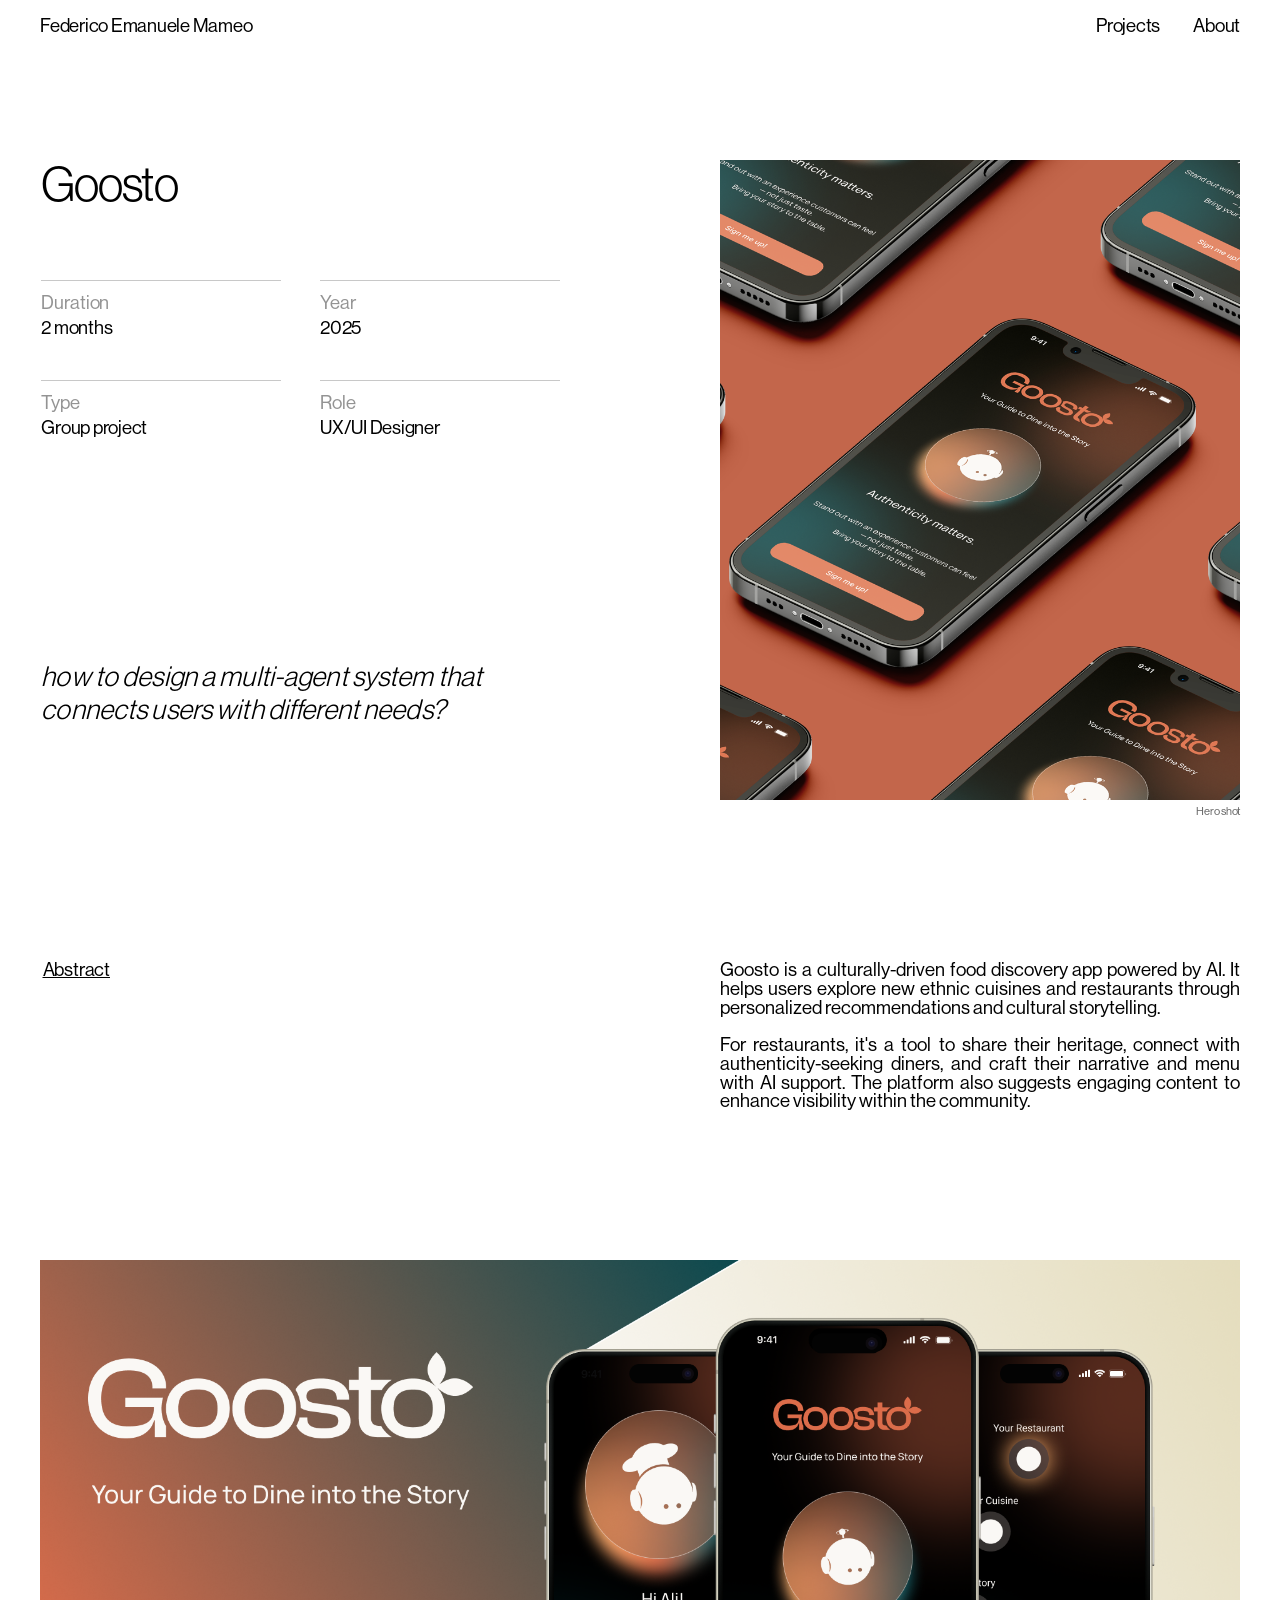
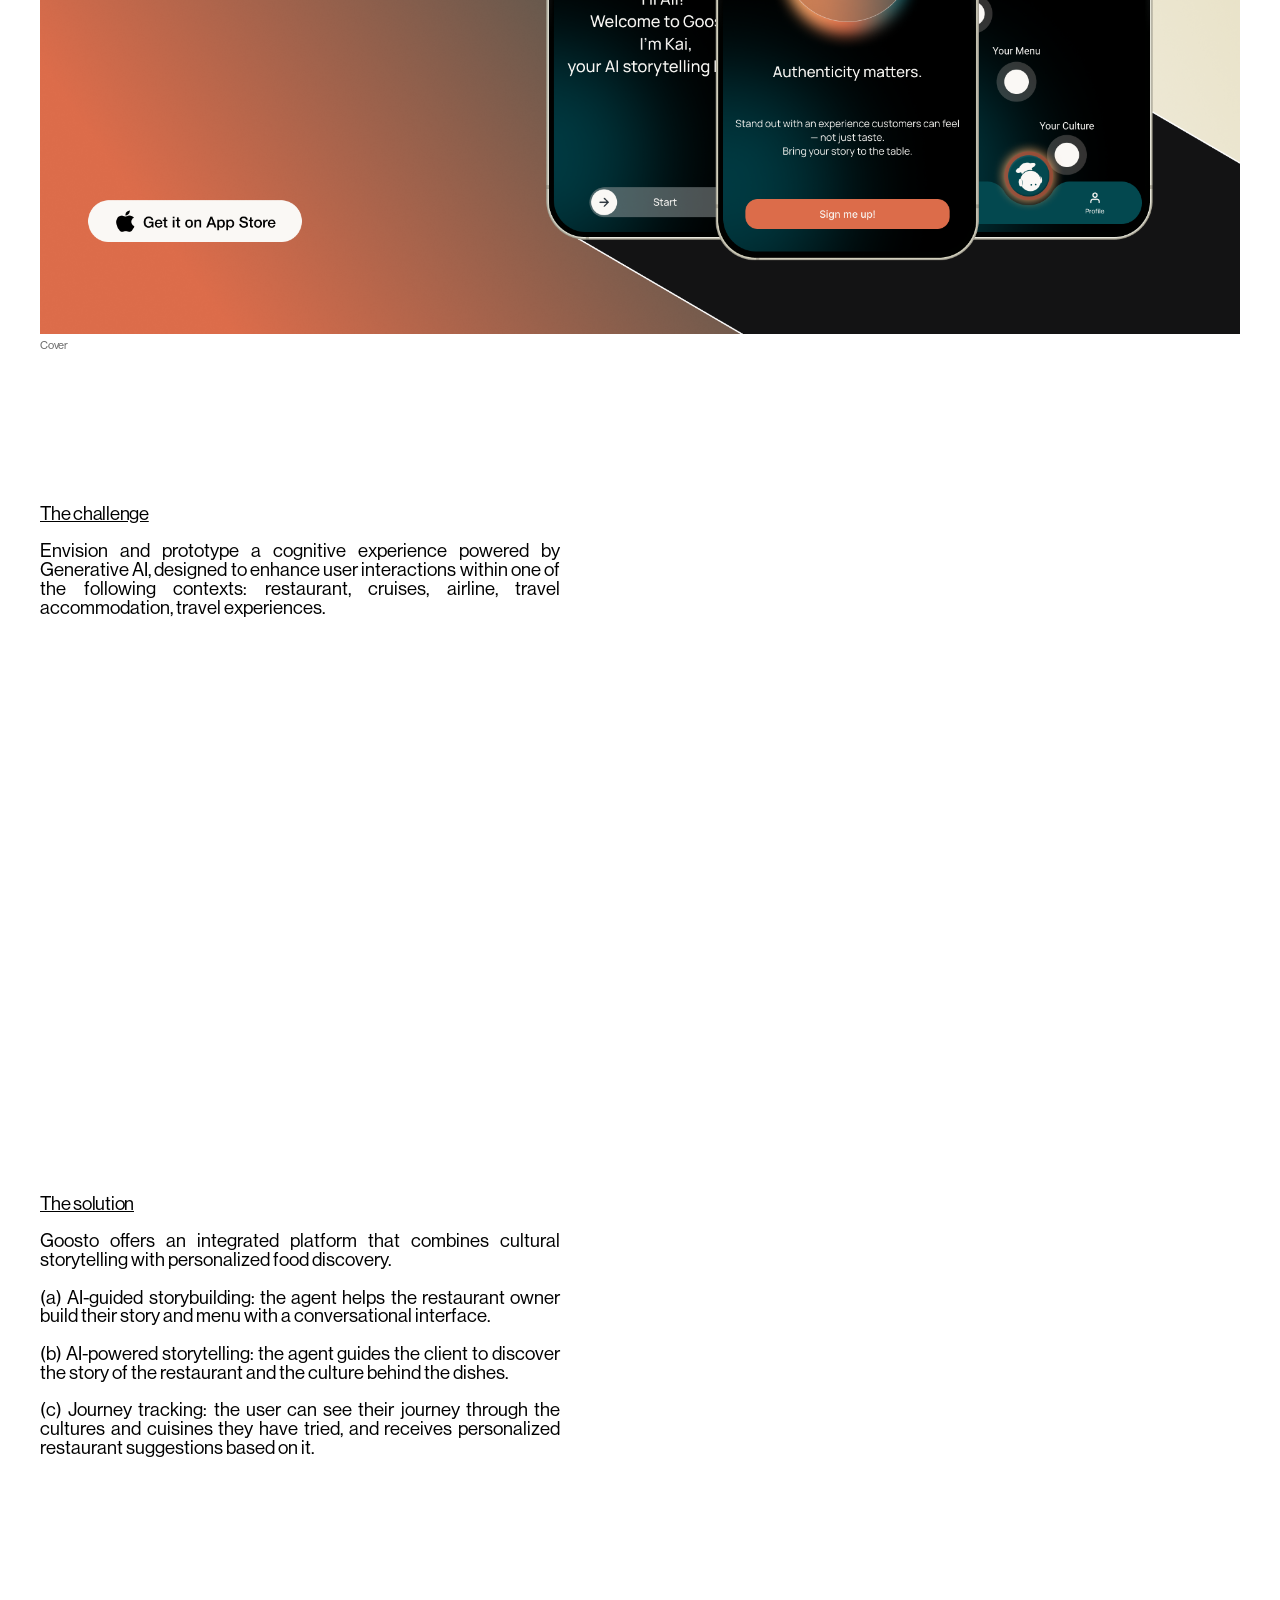
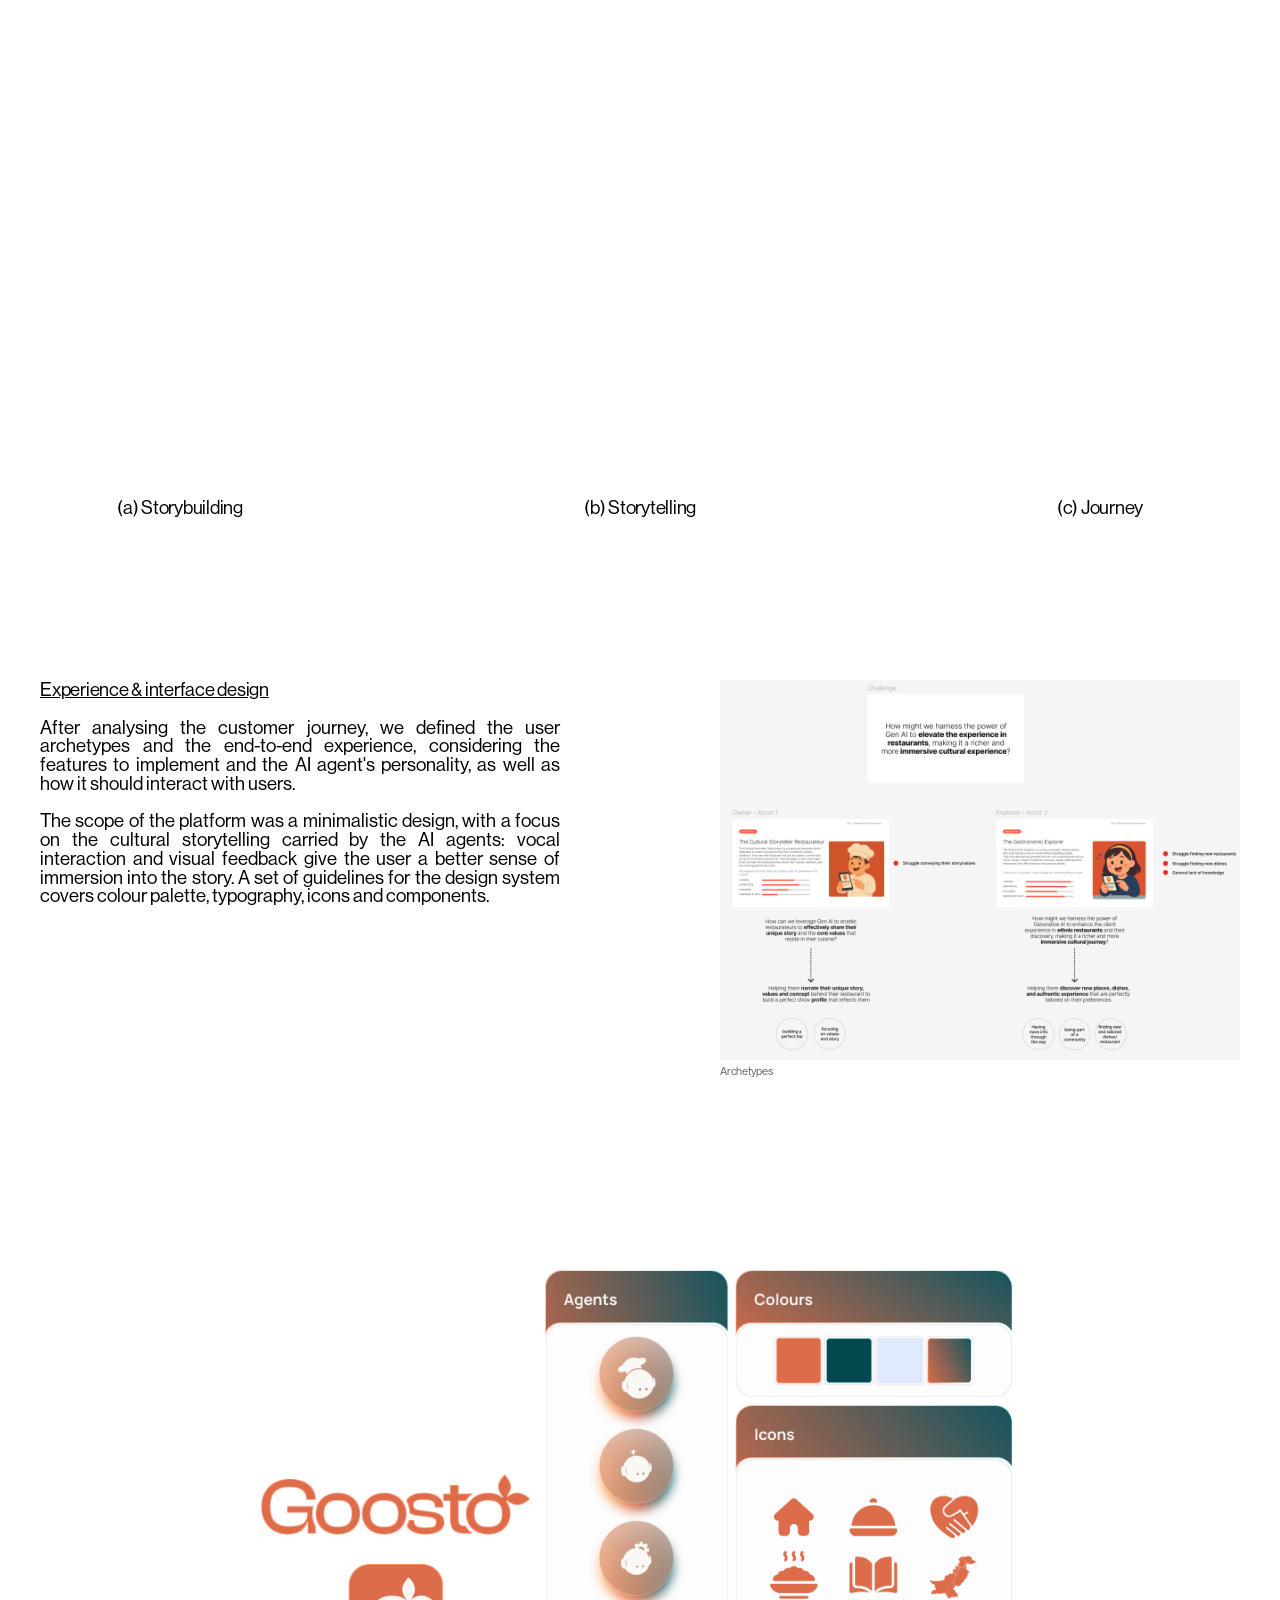
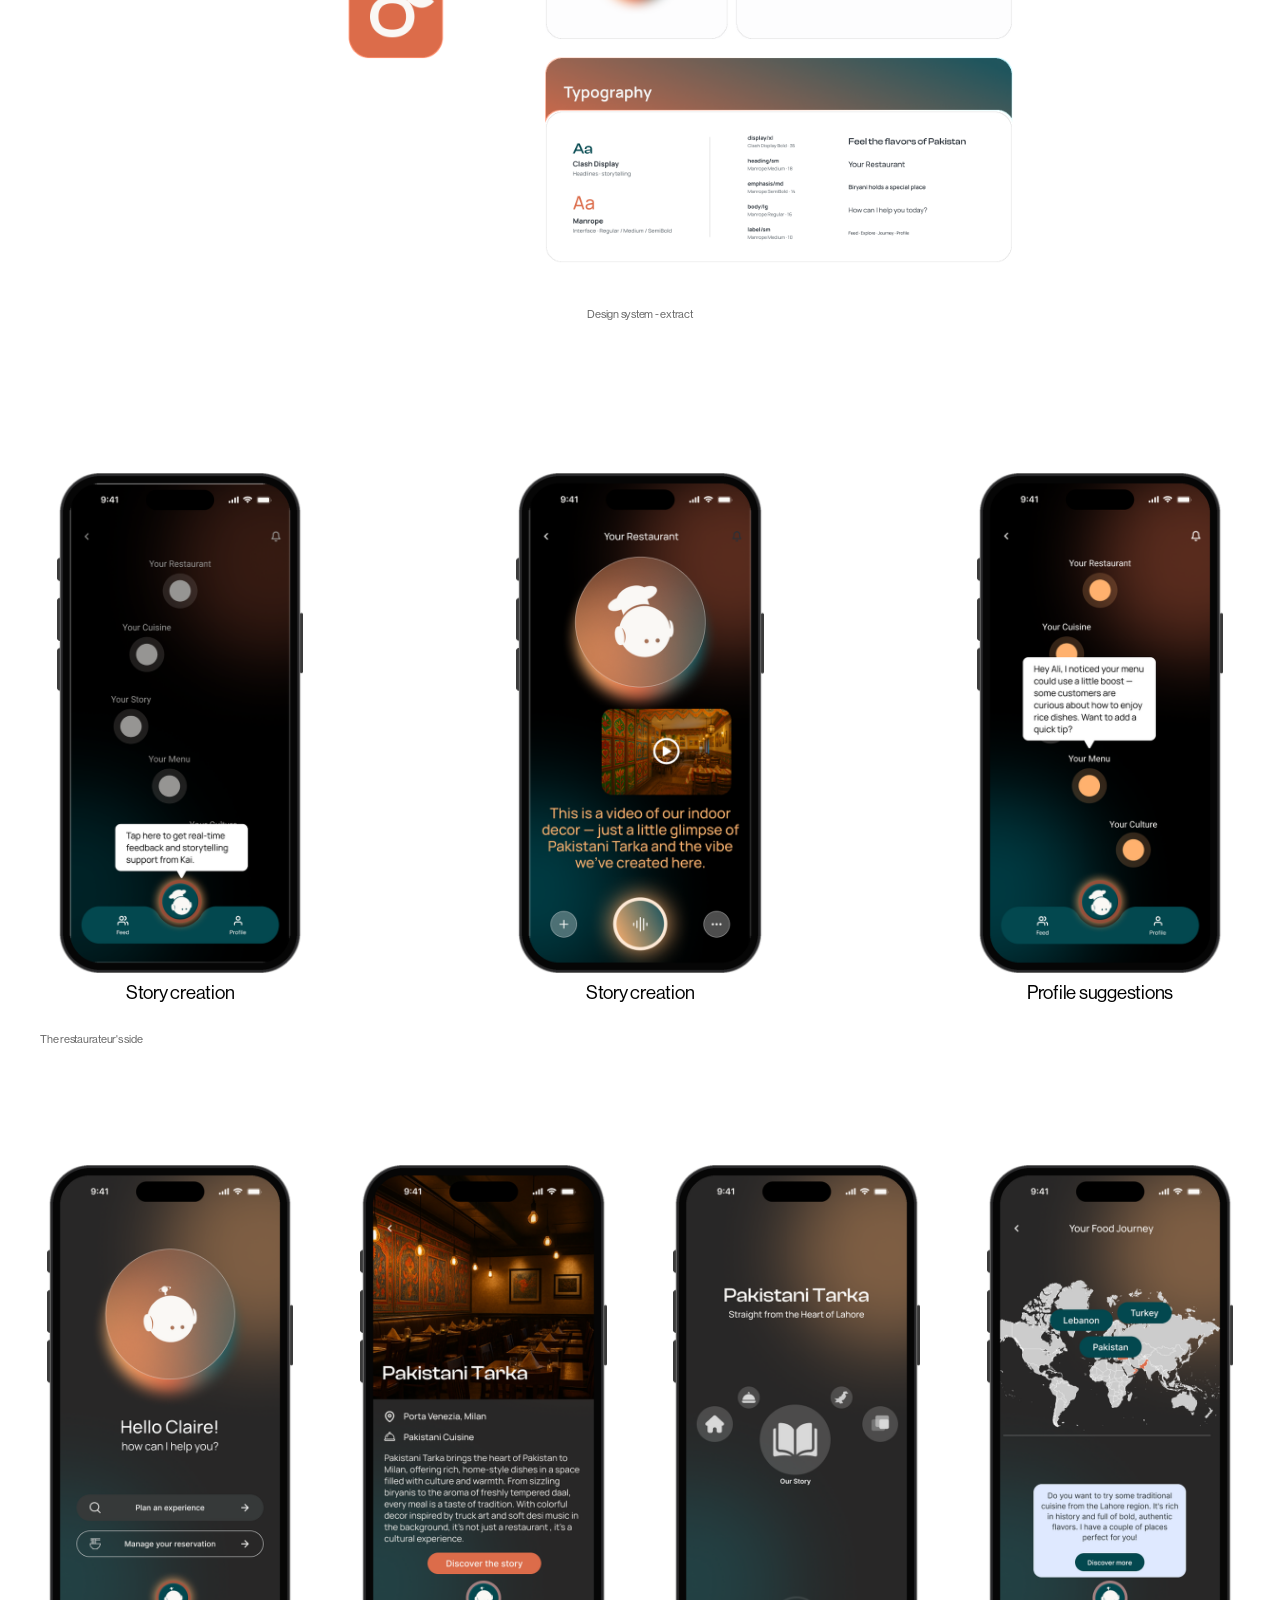
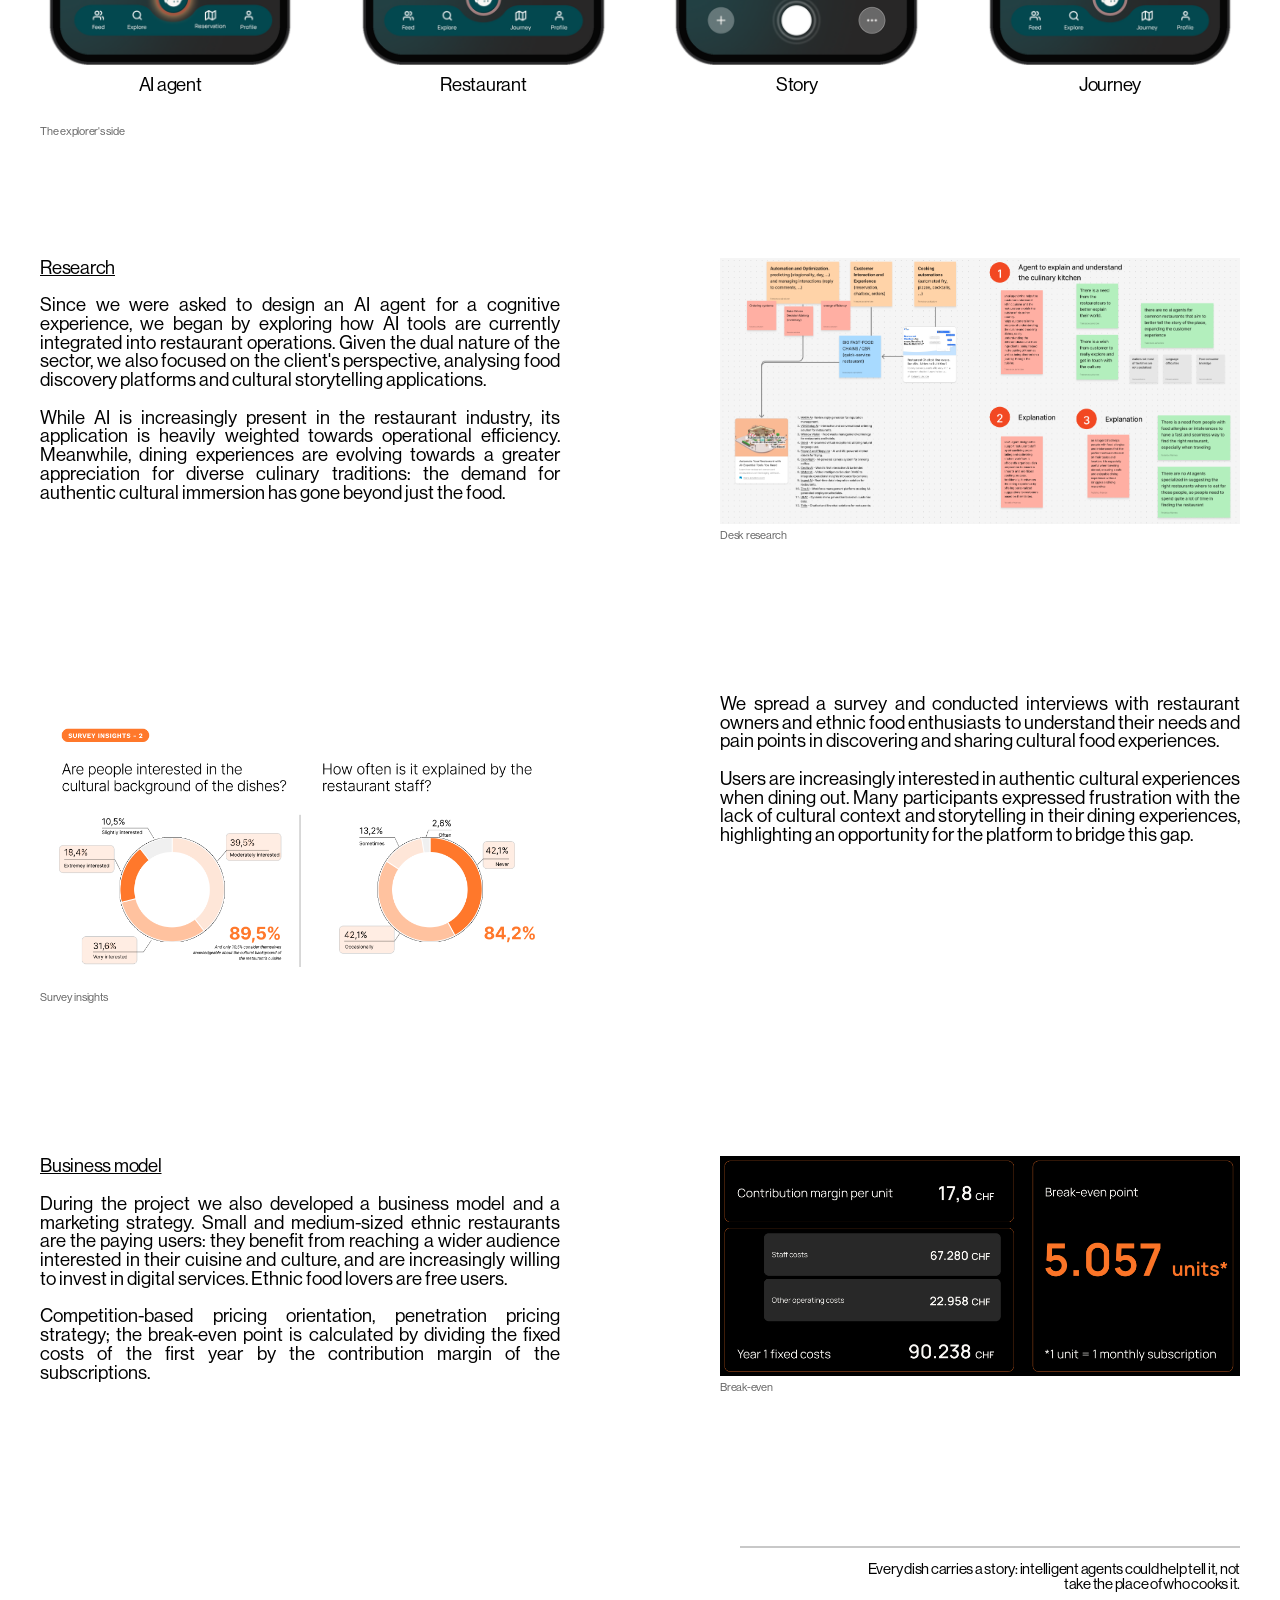
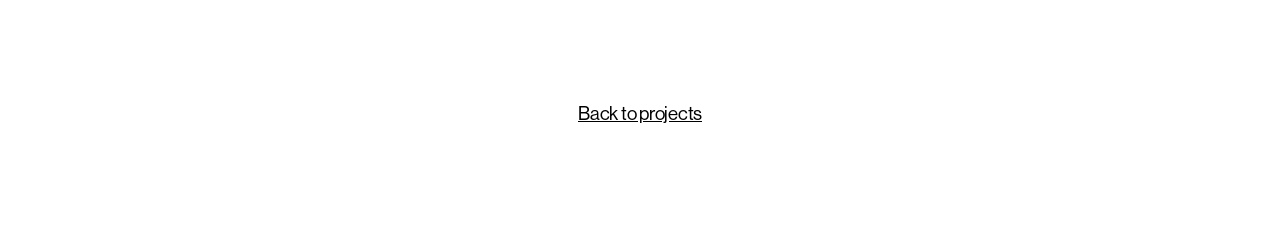
<file: goosto.html>
<!doctype html>
<html lang="it">
<head>
<meta charset="utf-8">
<meta name="viewport" content="width=device-width,initial-scale=1">
<link rel="icon" href="assets/favicon.svg" type="image/svg+xml">
<link rel="icon" href="assets/favicon.png" sizes="32x32" type="image/png">
<link rel="apple-touch-icon" href="assets/apple-touch-icon.png">
<title>Goosto | Federico Emanuele Mameo</title>
<meta name="description" content="interaction designer with a background in engineering, based in Italy">
<link rel="preconnect" href="https://fonts.googleapis.com">
<link rel="stylesheet" href="https://fonts.googleapis.com/css2?family=Inter:wght@300;400;500;600;700&family=IBM+Plex+Sans:wght@400;500&family=Roboto:wght@400;700&display=swap">
<link rel="stylesheet" href="assets/fonts.css">
<link rel="stylesheet" href="assets/site.css">

<style>body{background:#ffffff} .fm-media img,.fm-media video{pointer-events:none} .fm-media{overflow:hidden} .fm-media video{transform:scale(1.01)}</style>
</head>
<body>
<div id="mags"><article class="page page-with-fixeds-desktop" style="overflow: hidden; height: 6583px; width: 1024px; position: relative;">
    <div class="page-fixed-bg-container polyfill-sticky"><div class="rmwidget widget-background" style="background-color: #ffffff"></div></div>
    <div class="fixed-position-container polyfill-sticky"><div class="rmwidget widget-text-v3" data-id="698f68d94c2b4cb2434a32ac" style="left: 50%; top: 13px; width: 96px; height: 15px; margin-left: 384px; z-index: 420; zoom: 1;"><div class="css-tw1d2u"><div class="text-viewer"><h2 style="line-height:15px;font-family:custom_144973;font-weight:400;font-size:15px" class="view-mode unstyled paragraph-6e13dc88-fc4d-4ffc-9875-f620b8636e86 align-right"><span style="color:rgba(0, 0, 0, 1);font-weight:400;font-style:normal;font-family:custom_144973;letter-spacing:-0.2px;font-size:15px"><a role="link" tabindex="0" class="link-style-556b7520-7e21-46b8-963a-272b8ff2589f maglink" target="_self" href="about.html">About</a></span></h2></div></div></div><div class="rmwidget widget-text-v3" data-id="698f68d93547c228d3d0eb0a" style="left: 50%; top: 13px; width: 64px; height: 15px; margin-left: 352px; z-index: 421; zoom: 1;"><div class="css-tw1d2u"><div class="text-viewer"><h2 style="line-height:15px;font-family:custom_144973;font-weight:400;font-size:15px" class="view-mode unstyled paragraph-6e13dc88-fc4d-4ffc-9875-f620b8636e86 align-right"><span style="color:rgba(0, 0, 0, 1);font-weight:400;font-style:normal;font-family:custom_144973;letter-spacing:-0.2px;font-size:15px"><a role="link" tabindex="0" class="link-style-556b7520-7e21-46b8-963a-272b8ff2589f maglink" target="_self" href="archive.html">Projects</a></span></h2></div></div></div><div class="rmwidget widget-text-v3" data-id="698f68e90674124804c1fa79" style="left: 50%; top: 13px; width: 220px; height: 15px; margin-left: -480px; z-index: 422; zoom: 1;"><div class="css-tw1d2u"><div class="text-viewer"><h2 style="line-height:15px;font-family:custom_144973;font-weight:400;font-size:15px" class="view-mode unstyled paragraph-6e13dc88-fc4d-4ffc-9875-f620b8636e86 align-left"><span style="color:rgba(0, 0, 0, 1);font-weight:400;font-style:normal;font-family:custom_144973;letter-spacing:-0.2px;font-size:15px"><a role="link" tabindex="0" class="link-style-556b7520-7e21-46b8-963a-272b8ff2589f maglink" target="_self" href="index.html">Federico Emanuele Mameo</a></span></h2></div></div></div></div>
    
    <div class="content-scroll-wrapper has-vertical-scroll">
      <div class="content-bounds" style="width: 1024px; height: 6583px;">
        <div class="page-content-container" style="width: 1024px; height: 6583px; top: 0px; left: 0px; zoom: 1;"><div class="rmwidget widget-text-v3" data-id="fm-t-1" style="left: 33px; top: 128px; width: 600px; height: 38px; z-index: 300;"><div class="css-tw1d2u"><div class="text-viewer"><h2 style="line-height:38px;font-family:custom_144777;font-weight:300;font-size:38px" class="view-mode unstyled align-left"><span style="color:rgba(0, 0, 0, 1);font-weight:300;font-style:normal;font-family:custom_144777;font-size:38px;letter-spacing:-0.76px">Goosto</span></h2></div></div></div><div class="rmwidget widget-shape div-instead-of-svg" style="left: 33px; top: 224px; width: 192px; height: 1px; z-index: 300; background-color: rgba(200, 200, 200, 1); border-radius: 0px; box-sizing: border-box;"></div><div class="rmwidget widget-text-v3" data-id="fm-t-2" style="left: 33px; top: 234px; width: 192px; height: 15px; z-index: 300;"><div class="css-tw1d2u"><div class="text-viewer"><h2 style="line-height:15px;font-family:custom_144973;font-weight:400;font-size:15px" class="view-mode unstyled align-left"><span style="color:rgba(147, 147, 147, 1);font-weight:400;font-style:normal;font-family:custom_144973;font-size:15px;letter-spacing:-0.1px">Duration</span></h2></div></div></div><div class="rmwidget widget-text-v3" data-id="fm-t-3" style="left: 33px; top: 254px; width: 192px; height: 15px; z-index: 300;"><div class="css-tw1d2u"><div class="text-viewer"><h2 style="line-height:15px;font-family:custom_144973;font-weight:400;font-size:15px" class="view-mode unstyled align-left"><span style="color:rgba(0, 0, 0, 1);font-weight:400;font-style:normal;font-family:custom_144973;font-size:15px;letter-spacing:-0.2px">2 months</span></h2></div></div></div><div class="rmwidget widget-shape div-instead-of-svg" style="left: 256px; top: 224px; width: 192px; height: 1px; z-index: 300; background-color: rgba(200, 200, 200, 1); border-radius: 0px; box-sizing: border-box;"></div><div class="rmwidget widget-text-v3" data-id="fm-t-4" style="left: 256px; top: 234px; width: 192px; height: 15px; z-index: 300;"><div class="css-tw1d2u"><div class="text-viewer"><h2 style="line-height:15px;font-family:custom_144973;font-weight:400;font-size:15px" class="view-mode unstyled align-left"><span style="color:rgba(147, 147, 147, 1);font-weight:400;font-style:normal;font-family:custom_144973;font-size:15px;letter-spacing:-0.1px">Year</span></h2></div></div></div><div class="rmwidget widget-text-v3" data-id="fm-t-5" style="left: 256px; top: 254px; width: 192px; height: 15px; z-index: 300;"><div class="css-tw1d2u"><div class="text-viewer"><h2 style="line-height:15px;font-family:custom_144973;font-weight:400;font-size:15px" class="view-mode unstyled align-left"><span style="color:rgba(0, 0, 0, 1);font-weight:400;font-style:normal;font-family:custom_144973;font-size:15px;letter-spacing:-0.2px">2025</span></h2></div></div></div><div class="rmwidget widget-shape div-instead-of-svg" style="left: 33px; top: 304px; width: 192px; height: 1px; z-index: 300; background-color: rgba(200, 200, 200, 1); border-radius: 0px; box-sizing: border-box;"></div><div class="rmwidget widget-text-v3" data-id="fm-t-6" style="left: 33px; top: 314px; width: 192px; height: 15px; z-index: 300;"><div class="css-tw1d2u"><div class="text-viewer"><h2 style="line-height:15px;font-family:custom_144973;font-weight:400;font-size:15px" class="view-mode unstyled align-left"><span style="color:rgba(147, 147, 147, 1);font-weight:400;font-style:normal;font-family:custom_144973;font-size:15px;letter-spacing:-0.1px">Type</span></h2></div></div></div><div class="rmwidget widget-text-v3" data-id="fm-t-7" style="left: 33px; top: 334px; width: 192px; height: 15px; z-index: 300;"><div class="css-tw1d2u"><div class="text-viewer"><h2 style="line-height:15px;font-family:custom_144973;font-weight:400;font-size:15px" class="view-mode unstyled align-left"><span style="color:rgba(0, 0, 0, 1);font-weight:400;font-style:normal;font-family:custom_144973;font-size:15px;letter-spacing:-0.2px">Group project</span></h2></div></div></div><div class="rmwidget widget-shape div-instead-of-svg" style="left: 256px; top: 304px; width: 192px; height: 1px; z-index: 300; background-color: rgba(200, 200, 200, 1); border-radius: 0px; box-sizing: border-box;"></div><div class="rmwidget widget-text-v3" data-id="fm-t-8" style="left: 256px; top: 314px; width: 192px; height: 15px; z-index: 300;"><div class="css-tw1d2u"><div class="text-viewer"><h2 style="line-height:15px;font-family:custom_144973;font-weight:400;font-size:15px" class="view-mode unstyled align-left"><span style="color:rgba(147, 147, 147, 1);font-weight:400;font-style:normal;font-family:custom_144973;font-size:15px;letter-spacing:-0.1px">Role</span></h2></div></div></div><div class="rmwidget widget-text-v3" data-id="fm-t-9" style="left: 256px; top: 334px; width: 192px; height: 15px; z-index: 300;"><div class="css-tw1d2u"><div class="text-viewer"><h2 style="line-height:15px;font-family:custom_144973;font-weight:400;font-size:15px" class="view-mode unstyled align-left"><span style="color:rgba(0, 0, 0, 1);font-weight:400;font-style:normal;font-family:custom_144973;font-size:15px;letter-spacing:-0.2px">UX/UI Designer</span></h2></div></div></div><div class="rmwidget widget-text-v3" data-id="fm-t-10" style="left: 33px; top: 528px; width: 416px; height: 52px; z-index: 300;"><div class="css-tw1d2u"><div class="text-viewer"><h2 style="line-height:26px;font-family:custom_144777;font-weight:300;font-size:22px" class="view-mode unstyled align-left"><span style="color:rgba(0, 0, 0, 1);font-weight:300;font-style:italic;font-family:custom_144777;font-size:22px;letter-spacing:0.1px">how to design a multi-agent system that connects users with different needs?</span></h2></div></div></div><div class="rmwidget widget-picture fm-media" style="left: 576px; top: 128px; width: 416px; height: 512px; z-index: 300;"><img src="media/goosto/mockup_2.png" alt="" style="width:100%;height:100%;object-fit:cover;display:block"></div><div class="rmwidget widget-text-v3" data-id="fm-t-11" style="left: 692px; top: 640px; width: 300px; height: 18px; z-index: 300;"><div class="css-tw1d2u"><div class="text-viewer"><h2 style="line-height:18px;font-family:custom_144973;font-weight:400;font-size:9px" class="view-mode unstyled align-right"><span style="color:rgba(104, 104, 104, 1);font-weight:400;font-style:normal;font-family:custom_144973;font-size:9px;letter-spacing:-0.2px">Hero shot</span></h2></div></div></div><div class="rmwidget widget-text-v3" data-id="fm-t-12" style="left: 34px; top: 768px; width: 414px; height: 15px; z-index: 300;"><div class="css-tw1d2u"><div class="text-viewer"><h2 style="line-height:15px;font-family:custom_144973;font-weight:400;font-size:15px" class="view-mode unstyled align-left"><span style="color:rgba(0, 0, 0, 1);font-weight:400;font-style:normal;text-decoration:underline;font-family:custom_144973;font-size:15px;letter-spacing:-0.15px">Abstract</span></h2></div></div></div><div class="rmwidget widget-text-v3" data-id="fm-t-13" style="left: 576px; top: 768px; width: 416px; height: 120px; z-index: 300;"><div class="css-tw1d2u"><div class="text-viewer"><h2 style="line-height:15px;font-family:custom_144973;font-weight:400;font-size:15px" class="view-mode unstyled align-justify"><span style="color:rgba(0, 0, 0, 1);font-weight:400;font-style:normal;font-family:custom_144973;font-size:15px;letter-spacing:0px">Goosto is a culturally-driven food discovery app powered by AI. It helps users explore new ethnic cuisines and restaurants through personalized recommendations and cultural storytelling.</span></h2><h2 style="line-height:15px;font-size:15px" class="view-mode unstyled"><span> </span></h2><h2 style="line-height:15px;font-family:custom_144973;font-weight:400;font-size:15px" class="view-mode unstyled align-justify"><span style="color:rgba(0, 0, 0, 1);font-weight:400;font-style:normal;font-family:custom_144973;font-size:15px;letter-spacing:0px">For restaurants, it&#x27;s a tool to share their heritage, connect with authenticity-seeking diners, and craft their narrative and menu with AI support. The platform also suggests engaging content to enhance visibility within the community.</span></h2></div></div></div><div class="rmwidget widget-picture fm-media" style="left: 32.0px; top: 1008px; width: 960px; height: 539px; z-index: 300;"><img src="media/goosto/goosto_cover.png" alt="" style="width:100%;height:100%;object-fit:cover;display:block"></div><div class="rmwidget widget-text-v3" data-id="fm-t-14" style="left: 32.0px; top: 1547px; width: 300px; height: 18px; z-index: 300;"><div class="css-tw1d2u"><div class="text-viewer"><h2 style="line-height:18px;font-family:custom_144973;font-weight:400;font-size:9px" class="view-mode unstyled align-left"><span style="color:rgba(104, 104, 104, 1);font-weight:400;font-style:normal;font-family:custom_144973;font-size:9px;letter-spacing:-0.2px">Cover</span></h2></div></div></div><div class="rmwidget widget-text-v3" data-id="fm-t-15" style="left: 32px; top: 1683px; width: 416px; height: 15px; z-index: 300;"><div class="css-tw1d2u"><div class="text-viewer"><h2 style="line-height:15px;font-family:custom_144973;font-weight:400;font-size:15px" class="view-mode unstyled align-left"><span style="color:rgba(0, 0, 0, 1);font-weight:400;font-style:normal;text-decoration:underline;font-family:custom_144973;font-size:15px;letter-spacing:-0.2px">The challenge</span></h2></div></div></div><div class="rmwidget widget-text-v3" data-id="fm-t-16" style="left: 32px; top: 1713px; width: 416px; height: 60px; z-index: 300;"><div class="css-tw1d2u"><div class="text-viewer"><h2 style="line-height:15px;font-family:custom_144973;font-weight:400;font-size:15px" class="view-mode unstyled align-justify"><span style="color:rgba(0, 0, 0, 1);font-weight:400;font-style:normal;font-family:custom_144973;font-size:15px;letter-spacing:0px">Envision and prototype a cognitive experience powered by Generative AI, designed to enhance user interactions within one of the following contexts: restaurant, cruises, airline, travel accommodation, travel experiences.</span></h2></div></div></div><div class="rmwidget fm-media" style="left: 576px; top: 1683px; width: 416px; height: 416px; z-index: 300;"><video src="media/goosto/network.mp4" muted autoplay loop playsinline style="width:100%;height:100%;object-fit:cover;display:block;background:#ffffff"></video></div><div class="rmwidget widget-text-v3" data-id="fm-t-17" style="left: 32px; top: 2235px; width: 416px; height: 15px; z-index: 300;"><div class="css-tw1d2u"><div class="text-viewer"><h2 style="line-height:15px;font-family:custom_144973;font-weight:400;font-size:15px" class="view-mode unstyled align-left"><span style="color:rgba(0, 0, 0, 1);font-weight:400;font-style:normal;text-decoration:underline;font-family:custom_144973;font-size:15px;letter-spacing:-0.2px">The solution</span></h2></div></div></div><div class="rmwidget widget-text-v3" data-id="fm-t-18" style="left: 32px; top: 2265px; width: 416px; height: 195px; z-index: 300;"><div class="css-tw1d2u"><div class="text-viewer"><h2 style="line-height:15px;font-family:custom_144973;font-weight:400;font-size:15px" class="view-mode unstyled align-justify"><span style="color:rgba(0, 0, 0, 1);font-weight:400;font-style:normal;font-family:custom_144973;font-size:15px;letter-spacing:0px">Goosto offers an integrated platform that combines cultural storytelling with personalized food discovery.</span></h2><h2 style="line-height:15px;font-size:15px" class="view-mode unstyled"><span> </span></h2><h2 style="line-height:15px;font-family:custom_144973;font-weight:400;font-size:15px" class="view-mode unstyled align-justify"><span style="color:rgba(0, 0, 0, 1);font-weight:400;font-style:normal;font-family:custom_144973;font-size:15px;letter-spacing:0px">(a) AI-guided storybuilding: the agent helps the restaurant owner build their story and menu with a conversational interface.</span></h2><h2 style="line-height:15px;font-size:15px" class="view-mode unstyled"><span> </span></h2><h2 style="line-height:15px;font-family:custom_144973;font-weight:400;font-size:15px" class="view-mode unstyled align-justify"><span style="color:rgba(0, 0, 0, 1);font-weight:400;font-style:normal;font-family:custom_144973;font-size:15px;letter-spacing:0px">(b) AI-powered storytelling: the agent guides the client to discover the story of the restaurant and the culture behind the dishes.</span></h2><h2 style="line-height:15px;font-size:15px" class="view-mode unstyled"><span> </span></h2><h2 style="line-height:15px;font-family:custom_144973;font-weight:400;font-size:15px" class="view-mode unstyled align-justify"><span style="color:rgba(0, 0, 0, 1);font-weight:400;font-style:normal;font-family:custom_144973;font-size:15px;letter-spacing:0px">(c) Journey tracking: the user can see their journey through the cultures and cuisines they have tried, and receives personalized restaurant suggestions based on it.</span></h2></div></div></div><div class="rmwidget fm-media" style="left: 32px; top: 2550px; width: 224px; height: 400px; z-index: 300;"><video src="media/goosto/ai_story_support.mp4" muted autoplay loop playsinline style="width:100%;height:100%;object-fit:contain;display:block;background:#fff"></video></div><div class="rmwidget widget-text-v3" data-id="fm-t-19" style="left: 32px; top: 2958px; width: 224px; height: 15px; z-index: 300;"><div class="css-tw1d2u"><div class="text-viewer"><h2 style="line-height:15px;font-family:custom_144973;font-weight:400;font-size:15px" class="view-mode unstyled align-center"><span style="color:rgba(0, 0, 0, 1);font-weight:400;font-style:normal;font-family:custom_144973;font-size:15px;letter-spacing:-0.2px">(a) Storybuilding</span></h2></div></div></div><div class="rmwidget fm-media" style="left: 400px; top: 2550px; width: 224px; height: 400px; z-index: 300;"><video src="media/goosto/storytelling.mp4" muted autoplay loop playsinline style="width:100%;height:100%;object-fit:contain;display:block;background:#fff"></video></div><div class="rmwidget widget-text-v3" data-id="fm-t-20" style="left: 400px; top: 2958px; width: 224px; height: 15px; z-index: 300;"><div class="css-tw1d2u"><div class="text-viewer"><h2 style="line-height:15px;font-family:custom_144973;font-weight:400;font-size:15px" class="view-mode unstyled align-center"><span style="color:rgba(0, 0, 0, 1);font-weight:400;font-style:normal;font-family:custom_144973;font-size:15px;letter-spacing:-0.2px">(b) Storytelling</span></h2></div></div></div><div class="rmwidget fm-media" style="left: 768px; top: 2550px; width: 224px; height: 400px; z-index: 300;"><video src="media/goosto/journey_video.mp4" muted autoplay loop playsinline style="width:100%;height:100%;object-fit:contain;display:block;background:#fff"></video></div><div class="rmwidget widget-text-v3" data-id="fm-t-21" style="left: 768px; top: 2958px; width: 224px; height: 15px; z-index: 300;"><div class="css-tw1d2u"><div class="text-viewer"><h2 style="line-height:15px;font-family:custom_144973;font-weight:400;font-size:15px" class="view-mode unstyled align-center"><span style="color:rgba(0, 0, 0, 1);font-weight:400;font-style:normal;font-family:custom_144973;font-size:15px;letter-spacing:-0.2px">(c) Journey</span></h2></div></div></div><div class="rmwidget widget-text-v3" data-id="fm-t-22" style="left: 32px; top: 3104px; width: 416px; height: 15px; z-index: 300;"><div class="css-tw1d2u"><div class="text-viewer"><h2 style="line-height:15px;font-family:custom_144973;font-weight:400;font-size:15px" class="view-mode unstyled align-left"><span style="color:rgba(0, 0, 0, 1);font-weight:400;font-style:normal;text-decoration:underline;font-family:custom_144973;font-size:15px;letter-spacing:-0.2px">Experience &amp; interface design</span></h2></div></div></div><div class="rmwidget widget-text-v3" data-id="fm-t-23" style="left: 32px; top: 3134px; width: 416px; height: 150px; z-index: 300;"><div class="css-tw1d2u"><div class="text-viewer"><h2 style="line-height:15px;font-family:custom_144973;font-weight:400;font-size:15px" class="view-mode unstyled align-justify"><span style="color:rgba(0, 0, 0, 1);font-weight:400;font-style:normal;font-family:custom_144973;font-size:15px;letter-spacing:0px">After analysing the customer journey, we defined the user archetypes and the end-to-end experience, considering the features to implement and the AI agent&#x27;s personality, as well as how it should interact with users.</span></h2><h2 style="line-height:15px;font-size:15px" class="view-mode unstyled"><span> </span></h2><h2 style="line-height:15px;font-family:custom_144973;font-weight:400;font-size:15px" class="view-mode unstyled align-justify"><span style="color:rgba(0, 0, 0, 1);font-weight:400;font-style:normal;font-family:custom_144973;font-size:15px;letter-spacing:0px">The scope of the platform was a minimalistic design, with a focus on the cultural storytelling carried by the AI agents: vocal interaction and visual feedback give the user a better sense of immersion into the story. A set of guidelines for the design system covers colour palette, typography, icons and components.</span></h2></div></div></div><div class="rmwidget widget-picture fm-media" style="left: 576px; top: 3104px; width: 416px; height: 304px; z-index: 300;"><img src="media/goosto/hmw_question.png" alt="" style="width:100%;height:100%;object-fit:cover;display:block"></div><div class="rmwidget widget-text-v3" data-id="fm-t-24" style="left: 576px; top: 3408px; width: 300px; height: 18px; z-index: 300;"><div class="css-tw1d2u"><div class="text-viewer"><h2 style="line-height:18px;font-family:custom_144973;font-weight:400;font-size:9px" class="view-mode unstyled align-left"><span style="color:rgba(104, 104, 104, 1);font-weight:400;font-style:normal;font-family:custom_144973;font-size:9px;letter-spacing:-0.2px">Archetypes</span></h2></div></div></div><div class="rmwidget widget-picture fm-media" style="left: 192.0px; top: 3544px; width: 640px; height: 538px; z-index: 300;"><img src="media/goosto/generalsystem_white.png" alt="" style="width:100%;height:100%;object-fit:cover;display:block"></div><div class="rmwidget widget-text-v3" data-id="fm-t-25" style="left: 192.0px; top: 4082px; width: 640px; height: 18px; z-index: 300;"><div class="css-tw1d2u"><div class="text-viewer"><h2 style="line-height:18px;font-family:custom_144973;font-weight:400;font-size:9px" class="view-mode unstyled align-center"><span style="color:rgba(104, 104, 104, 1);font-weight:400;font-style:normal;font-family:custom_144973;font-size:9px;letter-spacing:-0.2px">Design system - extract</span></h2></div></div></div><div class="rmwidget widget-picture fm-media" style="left: 32px; top: 4218px; width: 224px; height: 400px; z-index: 300;"><img src="media/goosto/owner_story_mockup.png" alt="" style="width:100%;height:100%;object-fit:contain;display:block;background:transparent"></div><div class="rmwidget widget-text-v3" data-id="fm-t-26" style="left: 32px; top: 4626px; width: 224px; height: 15px; z-index: 300;"><div class="css-tw1d2u"><div class="text-viewer"><h2 style="line-height:15px;font-family:custom_144973;font-weight:400;font-size:15px" class="view-mode unstyled align-center"><span style="color:rgba(0, 0, 0, 1);font-weight:400;font-style:normal;font-family:custom_144973;font-size:15px;letter-spacing:-0.2px">Story creation</span></h2></div></div></div><div class="rmwidget widget-picture fm-media" style="left: 400px; top: 4218px; width: 224px; height: 400px; z-index: 300;"><img src="media/goosto/owner_story1_mockup.png" alt="" style="width:100%;height:100%;object-fit:contain;display:block;background:transparent"></div><div class="rmwidget widget-text-v3" data-id="fm-t-27" style="left: 400px; top: 4626px; width: 224px; height: 15px; z-index: 300;"><div class="css-tw1d2u"><div class="text-viewer"><h2 style="line-height:15px;font-family:custom_144973;font-weight:400;font-size:15px" class="view-mode unstyled align-center"><span style="color:rgba(0, 0, 0, 1);font-weight:400;font-style:normal;font-family:custom_144973;font-size:15px;letter-spacing:-0.2px">Story creation</span></h2></div></div></div><div class="rmwidget widget-picture fm-media" style="left: 768px; top: 4218px; width: 224px; height: 400px; z-index: 300;"><img src="media/goosto/owner_story2_mockup.png" alt="" style="width:100%;height:100%;object-fit:contain;display:block;background:transparent"></div><div class="rmwidget widget-text-v3" data-id="fm-t-28" style="left: 768px; top: 4626px; width: 224px; height: 15px; z-index: 300;"><div class="css-tw1d2u"><div class="text-viewer"><h2 style="line-height:15px;font-family:custom_144973;font-weight:400;font-size:15px" class="view-mode unstyled align-center"><span style="color:rgba(0, 0, 0, 1);font-weight:400;font-style:normal;font-family:custom_144973;font-size:15px;letter-spacing:-0.2px">Profile suggestions</span></h2></div></div></div><div class="rmwidget widget-text-v3" data-id="fm-t-29" style="left: 32px; top: 4662px; width: 300px; height: 18px; z-index: 300;"><div class="css-tw1d2u"><div class="text-viewer"><h2 style="line-height:18px;font-family:custom_144973;font-weight:400;font-size:9px" class="view-mode unstyled align-left"><span style="color:rgba(104, 104, 104, 1);font-weight:400;font-style:normal;font-family:custom_144973;font-size:9px;letter-spacing:-0.2px">The restaurateur&#x27;s side</span></h2></div></div></div><div class="rmwidget widget-picture fm-media" style="left: 32px; top: 4772px; width: 208px; height: 400px; z-index: 300;"><img src="media/goosto/chatbot_mockup.png" alt="" style="width:100%;height:100%;object-fit:contain;display:block;background:transparent"></div><div class="rmwidget widget-text-v3" data-id="fm-t-30" style="left: 32px; top: 5180px; width: 208px; height: 15px; z-index: 300;"><div class="css-tw1d2u"><div class="text-viewer"><h2 style="line-height:15px;font-family:custom_144973;font-weight:400;font-size:15px" class="view-mode unstyled align-center"><span style="color:rgba(0, 0, 0, 1);font-weight:400;font-style:normal;font-family:custom_144973;font-size:15px;letter-spacing:-0.2px">AI agent</span></h2></div></div></div><div class="rmwidget widget-picture fm-media" style="left: 282.67px; top: 4772px; width: 208px; height: 400px; z-index: 300;"><img src="media/goosto/client_resthome_mockup.png" alt="" style="width:100%;height:100%;object-fit:contain;display:block;background:transparent"></div><div class="rmwidget widget-text-v3" data-id="fm-t-31" style="left: 282.67px; top: 5180px; width: 208px; height: 15px; z-index: 300;"><div class="css-tw1d2u"><div class="text-viewer"><h2 style="line-height:15px;font-family:custom_144973;font-weight:400;font-size:15px" class="view-mode unstyled align-center"><span style="color:rgba(0, 0, 0, 1);font-weight:400;font-style:normal;font-family:custom_144973;font-size:15px;letter-spacing:-0.2px">Restaurant</span></h2></div></div></div><div class="rmwidget widget-picture fm-media" style="left: 533.33px; top: 4772px; width: 208px; height: 400px; z-index: 300;"><img src="media/goosto/client_story_mockup.png" alt="" style="width:100%;height:100%;object-fit:contain;display:block;background:transparent"></div><div class="rmwidget widget-text-v3" data-id="fm-t-32" style="left: 533.33px; top: 5180px; width: 208px; height: 15px; z-index: 300;"><div class="css-tw1d2u"><div class="text-viewer"><h2 style="line-height:15px;font-family:custom_144973;font-weight:400;font-size:15px" class="view-mode unstyled align-center"><span style="color:rgba(0, 0, 0, 1);font-weight:400;font-style:normal;font-family:custom_144973;font-size:15px;letter-spacing:-0.2px">Story</span></h2></div></div></div><div class="rmwidget widget-picture fm-media" style="left: 784px; top: 4772px; width: 208px; height: 400px; z-index: 300;"><img src="media/goosto/client_journey_mockup.png" alt="" style="width:100%;height:100%;object-fit:contain;display:block;background:transparent"></div><div class="rmwidget widget-text-v3" data-id="fm-t-33" style="left: 784px; top: 5180px; width: 208px; height: 15px; z-index: 300;"><div class="css-tw1d2u"><div class="text-viewer"><h2 style="line-height:15px;font-family:custom_144973;font-weight:400;font-size:15px" class="view-mode unstyled align-center"><span style="color:rgba(0, 0, 0, 1);font-weight:400;font-style:normal;font-family:custom_144973;font-size:15px;letter-spacing:-0.2px">Journey</span></h2></div></div></div><div class="rmwidget widget-text-v3" data-id="fm-t-34" style="left: 32px; top: 5216px; width: 300px; height: 18px; z-index: 300;"><div class="css-tw1d2u"><div class="text-viewer"><h2 style="line-height:18px;font-family:custom_144973;font-weight:400;font-size:9px" class="view-mode unstyled align-left"><span style="color:rgba(104, 104, 104, 1);font-weight:400;font-style:normal;font-family:custom_144973;font-size:9px;letter-spacing:-0.2px">The explorer&#x27;s side</span></h2></div></div></div><div class="rmwidget widget-text-v3" data-id="fm-t-35" style="left: 32px; top: 5326px; width: 416px; height: 15px; z-index: 300;"><div class="css-tw1d2u"><div class="text-viewer"><h2 style="line-height:15px;font-family:custom_144973;font-weight:400;font-size:15px" class="view-mode unstyled align-left"><span style="color:rgba(0, 0, 0, 1);font-weight:400;font-style:normal;text-decoration:underline;font-family:custom_144973;font-size:15px;letter-spacing:-0.2px">Research</span></h2></div></div></div><div class="rmwidget widget-text-v3" data-id="fm-t-36" style="left: 32px; top: 5356px; width: 416px; height: 165px; z-index: 300;"><div class="css-tw1d2u"><div class="text-viewer"><h2 style="line-height:15px;font-family:custom_144973;font-weight:400;font-size:15px" class="view-mode unstyled align-justify"><span style="color:rgba(0, 0, 0, 1);font-weight:400;font-style:normal;font-family:custom_144973;font-size:15px;letter-spacing:0px">Since we were asked to design an AI agent for a cognitive experience, we began by exploring how AI tools are currently integrated into restaurant operations. Given the dual nature of the sector, we also focused on the client&#x27;s perspective, analysing food discovery platforms and cultural storytelling applications.</span></h2><h2 style="line-height:15px;font-size:15px" class="view-mode unstyled"><span> </span></h2><h2 style="line-height:15px;font-family:custom_144973;font-weight:400;font-size:15px" class="view-mode unstyled align-justify"><span style="color:rgba(0, 0, 0, 1);font-weight:400;font-style:normal;font-family:custom_144973;font-size:15px;letter-spacing:0px">While AI is increasingly present in the restaurant industry, its application is heavily weighted towards operational efficiency. Meanwhile, dining experiences are evolving towards a greater appreciation for diverse culinary traditions: the demand for authentic cultural immersion has gone beyond just the food.</span></h2></div></div></div><div class="rmwidget widget-picture fm-media" style="left: 576px; top: 5326px; width: 416px; height: 213px; z-index: 300;"><img src="media/goosto/desk_research.png" alt="" style="width:100%;height:100%;object-fit:cover;display:block"></div><div class="rmwidget widget-text-v3" data-id="fm-t-37" style="left: 576px; top: 5539px; width: 300px; height: 18px; z-index: 300;"><div class="css-tw1d2u"><div class="text-viewer"><h2 style="line-height:18px;font-family:custom_144973;font-weight:400;font-size:9px" class="view-mode unstyled align-left"><span style="color:rgba(104, 104, 104, 1);font-weight:400;font-style:normal;font-family:custom_144973;font-size:9px;letter-spacing:-0.2px">Desk research</span></h2></div></div></div><div class="rmwidget widget-text-v3" data-id="fm-t-38" style="left: 576px; top: 5675px; width: 416px; height: 135px; z-index: 300;"><div class="css-tw1d2u"><div class="text-viewer"><h2 style="line-height:15px;font-family:custom_144973;font-weight:400;font-size:15px" class="view-mode unstyled align-justify"><span style="color:rgba(0, 0, 0, 1);font-weight:400;font-style:normal;font-family:custom_144973;font-size:15px;letter-spacing:0px">We spread a survey and conducted interviews with restaurant owners and ethnic food enthusiasts to understand their needs and pain points in discovering and sharing cultural food experiences.</span></h2><h2 style="line-height:15px;font-size:15px" class="view-mode unstyled"><span> </span></h2><h2 style="line-height:15px;font-family:custom_144973;font-weight:400;font-size:15px" class="view-mode unstyled align-justify"><span style="color:rgba(0, 0, 0, 1);font-weight:400;font-style:normal;font-family:custom_144973;font-size:15px;letter-spacing:0px">Users are increasingly interested in authentic cultural experiences when dining out. Many participants expressed frustration with the lack of cultural context and storytelling in their dining experiences, highlighting an opportunity for the platform to bridge this gap.</span></h2></div></div></div><div class="rmwidget widget-picture fm-media" style="left: 32px; top: 5675px; width: 416px; height: 234px; z-index: 300;"><img src="media/goosto/survey_insights_2_white.png" alt="" style="width:100%;height:100%;object-fit:cover;display:block"></div><div class="rmwidget widget-text-v3" data-id="fm-t-39" style="left: 32px; top: 5909px; width: 300px; height: 18px; z-index: 300;"><div class="css-tw1d2u"><div class="text-viewer"><h2 style="line-height:18px;font-family:custom_144973;font-weight:400;font-size:9px" class="view-mode unstyled align-left"><span style="color:rgba(104, 104, 104, 1);font-weight:400;font-style:normal;font-family:custom_144973;font-size:9px;letter-spacing:-0.2px">Survey insights</span></h2></div></div></div><div class="rmwidget widget-text-v3" data-id="fm-t-40" style="left: 32px; top: 6045px; width: 416px; height: 15px; z-index: 300;"><div class="css-tw1d2u"><div class="text-viewer"><h2 style="line-height:15px;font-family:custom_144973;font-weight:400;font-size:15px" class="view-mode unstyled align-left"><span style="color:rgba(0, 0, 0, 1);font-weight:400;font-style:normal;text-decoration:underline;font-family:custom_144973;font-size:15px;letter-spacing:-0.2px">Business model</span></h2></div></div></div><div class="rmwidget widget-text-v3" data-id="fm-t-41" style="left: 32px; top: 6075px; width: 416px; height: 165px; z-index: 300;"><div class="css-tw1d2u"><div class="text-viewer"><h2 style="line-height:15px;font-family:custom_144973;font-weight:400;font-size:15px" class="view-mode unstyled align-justify"><span style="color:rgba(0, 0, 0, 1);font-weight:400;font-style:normal;font-family:custom_144973;font-size:15px;letter-spacing:0px">During the project we also developed a business model and a marketing strategy. Small and medium-sized ethnic restaurants are the paying users: they benefit from reaching a wider audience interested in their cuisine and culture, and are increasingly willing to invest in digital services. Ethnic food lovers are free users.</span></h2><h2 style="line-height:15px;font-size:15px" class="view-mode unstyled"><span> </span></h2><h2 style="line-height:15px;font-family:custom_144973;font-weight:400;font-size:15px" class="view-mode unstyled align-justify"><span style="color:rgba(0, 0, 0, 1);font-weight:400;font-style:normal;font-family:custom_144973;font-size:15px;letter-spacing:0px">Competition-based pricing orientation, penetration pricing strategy; the break-even point is calculated by dividing the fixed costs of the first year by the contribution margin of the subscriptions.</span></h2></div></div></div><div class="rmwidget widget-picture fm-media" style="left: 576px; top: 6045px; width: 416px; height: 176px; z-index: 300;"><img src="media/goosto/break_even.png" alt="" style="width:100%;height:100%;object-fit:cover;display:block"></div><div class="rmwidget widget-text-v3" data-id="fm-t-42" style="left: 576px; top: 6221px; width: 300px; height: 18px; z-index: 300;"><div class="css-tw1d2u"><div class="text-viewer"><h2 style="line-height:18px;font-family:custom_144973;font-weight:400;font-size:9px" class="view-mode unstyled align-left"><span style="color:rgba(104, 104, 104, 1);font-weight:400;font-style:normal;font-family:custom_144973;font-size:9px;letter-spacing:-0.2px">Break-even</span></h2></div></div></div><div class="rmwidget widget-shape div-instead-of-svg" style="left: 592px; top: 6357px; width: 400px; height: 1px; z-index: 300; background-color: rgba(200, 200, 200, 1); border-radius: 0px; box-sizing: border-box;"></div><div class="rmwidget widget-text-v3" data-id="fm-t-43" style="left: 692px; top: 6369px; width: 300px; height: 24px; z-index: 300;"><div class="css-tw1d2u"><div class="text-viewer"><h2 style="line-height:12px;font-family:custom_144973;font-weight:400;font-size:12px" class="view-mode unstyled align-right"><span style="color:rgba(0, 0, 0, 1);font-weight:400;font-style:normal;font-family:custom_144973;font-size:12px;letter-spacing:-0.2px">Every dish carries a story: intelligent agents could help tell it, not take the place of who cooks it.</span></h2></div></div></div><div class="rmwidget widget-text-v3" style="left: 32px; top: 6483px; width: 960px; height: 15px; z-index: 353;"><div class="css-tw1d2u"><div class="text-viewer"><h2 style="line-height:15px;font-family:custom_144973;font-weight:400;font-size:15px" class="view-mode unstyled align-center"><span style="color:rgba(0, 0, 0, 1);font-weight:400;font-style:normal;font-family:custom_144973;font-size:15px;letter-spacing:-0.2px"><a class="text-link" href="archive.html" target="_self" style="color:inherit;text-decoration:underline">Back to projects</a></span></h2></div></div></div></div>
      </div>
    </div>
  </article></div><div id="text-global-styles"><style class=""> .align-left { text-align: left !important; } .align-center { text-align: center !important; } .align-right { text-align: right !important; } .align-justify { text-align: justify !important; } .unordered-list-item { padding: 0; margin: 0; list-style-type: none; } .unordered-list-item div[data-offset-key]:before, .unordered-list-item > li:before { white-space: nowrap; content: "•\00a0"; } .ordered-list-item { padding: 0; margin: 0; list-style-type: none; } .ordered-list-item div[data-offset-key]:before, .ordered-list-item > li:before { white-space: nowrap; counter-increment: ordered-key; content: counter(ordered-key)"."; } .link-1 { text-decoration: none; padding-bottom: 1px; background: linear-gradient(to right, rgba(0, 128, 255, 1) 0%, rgba(0, 128, 255, 1) 100%) 0 100%/1px 1px repeat-x; color: rgba(0, 128, 255, 1); } .link-1 * { color: rgba(0, 128, 255, 1); } .link-1 .hover, .link-1:hover { text-decoration: none; padding-bottom: 1px; background: none; color: rgba(0, 128, 255, 1) !important; } .link-1 .hover *, .link-1:hover * { color: rgba(0, 128, 255, 1) !important; } .link-1.current { text-decoration: none; padding-bottom: 1px; background: none; color: rgba(0, 128, 255, 1); } .link-1.current * { color: rgba(0, 128, 255, 1); } .link-style-778b75b4-ac06-453a-ae27-c82a6fe9bac0 { text-decoration: none; padding-bottom: 1px; background: none; color: rgba(142, 142, 142, 1); } .link-style-778b75b4-ac06-453a-ae27-c82a6fe9bac0 * { color: rgba(142, 142, 142, 1); } .link-style-778b75b4-ac06-453a-ae27-c82a6fe9bac0 .hover, .link-style-778b75b4-ac06-453a-ae27-c82a6fe9bac0:hover { text-decoration: none; padding-bottom: 1px; background: linear-gradient(to right, rgba(0, 0, 0, 1) 0%, rgba(0, 0, 0, 1) 100%) 0 100%/1px 1px repeat-x; color: rgba(0, 0, 0, 0.8) !important; } .link-style-778b75b4-ac06-453a-ae27-c82a6fe9bac0 .hover *, .link-style-778b75b4-ac06-453a-ae27-c82a6fe9bac0:hover * { color: rgba(0, 0, 0, 0.8) !important; } .link-style-778b75b4-ac06-453a-ae27-c82a6fe9bac0.current { text-decoration: none; padding-bottom: 1px; background: linear-gradient(to right, rgba(0, 0, 0, 1) 0%, rgba(0, 0, 0, 1) 100%) 0 100%/1px 1px repeat-x; color: rgba(0, 0, 0, 1); } .link-style-778b75b4-ac06-453a-ae27-c82a6fe9bac0.current * { color: rgba(0, 0, 0, 1); } .link-style-556b7520-7e21-46b8-963a-272b8ff2589f { text-decoration: none; padding-bottom: 1px; background: none; color: rgba(0, 0, 0, 1); } .link-style-556b7520-7e21-46b8-963a-272b8ff2589f * { color: rgba(0, 0, 0, 1); } .link-style-556b7520-7e21-46b8-963a-272b8ff2589f .hover, .link-style-556b7520-7e21-46b8-963a-272b8ff2589f:hover { text-decoration: none; padding-bottom: 1px; background: none; color: rgba(157, 157, 157, 1) !important; } .link-style-556b7520-7e21-46b8-963a-272b8ff2589f .hover *, .link-style-556b7520-7e21-46b8-963a-272b8ff2589f:hover * { color: rgba(157, 157, 157, 1) !important; } .link-style-556b7520-7e21-46b8-963a-272b8ff2589f.current { text-decoration: none; padding-bottom: 1px; background: none; color: rgba(0, 0, 0, 1); } .link-style-556b7520-7e21-46b8-963a-272b8ff2589f.current * { color: rgba(0, 0, 0, 1); } .link-style-7dd228ea-1e3b-4cc7-8f94-393ffabb5e12 { text-decoration: none; padding-bottom: 1px; background: none; color: rgba(0, 0, 0, 1); } .link-style-7dd228ea-1e3b-4cc7-8f94-393ffabb5e12 * { color: rgba(0, 0, 0, 1); } .link-style-7dd228ea-1e3b-4cc7-8f94-393ffabb5e12 .hover, .link-style-7dd228ea-1e3b-4cc7-8f94-393ffabb5e12:hover { text-decoration: none; padding-bottom: 2px; background: linear-gradient(to right, rgba(0, 0, 0, 1) 0%, rgba(0, 0, 0, 1) 100%) 0 100%/1px 1px repeat-x; color: rgba(0, 0, 0, 0.8) !important; } .link-style-7dd228ea-1e3b-4cc7-8f94-393ffabb5e12 .hover *, .link-style-7dd228ea-1e3b-4cc7-8f94-393ffabb5e12:hover * { color: rgba(0, 0, 0, 0.8) !important; } .link-style-7dd228ea-1e3b-4cc7-8f94-393ffabb5e12.current { text-decoration: none; padding-bottom: 1px; background: linear-gradient(to right, rgba(0, 0, 0, 1) 0%, rgba(0, 0, 0, 1) 100%) 0 100%/1px 1px repeat-x; color: rgba(0, 0, 0, 1); } .link-style-7dd228ea-1e3b-4cc7-8f94-393ffabb5e12.current * { color: rgba(0, 0, 0, 1); } .link-style-028c5e25-8940-47a0-add1-3b72ab9b7b80 { text-decoration: none; padding-bottom: 1px; background: none; color: rgba(0, 0, 0, 1); } .link-style-028c5e25-8940-47a0-add1-3b72ab9b7b80 * { color: rgba(0, 0, 0, 1); } .link-style-028c5e25-8940-47a0-add1-3b72ab9b7b80 .hover, .link-style-028c5e25-8940-47a0-add1-3b72ab9b7b80:hover { text-decoration: none; padding-bottom: 1px; background: none; color: rgba(255, 255, 255, 0.8) !important; } .link-style-028c5e25-8940-47a0-add1-3b72ab9b7b80 .hover *, .link-style-028c5e25-8940-47a0-add1-3b72ab9b7b80:hover * { color: rgba(255, 255, 255, 0.8) !important; } .link-style-028c5e25-8940-47a0-add1-3b72ab9b7b80.current { text-decoration: none; padding-bottom: 1px; background: linear-gradient(to right, rgba(0, 0, 0, 1) 0%, rgba(0, 0, 0, 1) 100%) 0 100%/1px 1px repeat-x; color: rgba(0, 0, 0, 1); } .link-style-028c5e25-8940-47a0-add1-3b72ab9b7b80.current * { color: rgba(0, 0, 0, 1); } .link-style-81c8315b-255d-49b5-afa0-a594db3491b1 { text-decoration: none; padding-bottom: 1px; background: none; color: rgba(0, 0, 0, 1); } .link-style-81c8315b-255d-49b5-afa0-a594db3491b1 * { color: rgba(0, 0, 0, 1); } .link-style-81c8315b-255d-49b5-afa0-a594db3491b1 .hover, .link-style-81c8315b-255d-49b5-afa0-a594db3491b1:hover { text-decoration: none; padding-bottom: 1px; background: none; color: rgba(0, 0, 0, 1) !important; } .link-style-81c8315b-255d-49b5-afa0-a594db3491b1 .hover *, .link-style-81c8315b-255d-49b5-afa0-a594db3491b1:hover * { color: rgba(0, 0, 0, 1) !important; } .link-style-81c8315b-255d-49b5-afa0-a594db3491b1.current { text-decoration: none; padding-bottom: 1px; background: linear-gradient(to right, rgba(0, 0, 0, 1) 0%, rgba(0, 0, 0, 1) 100%) 0 100%/1px 1px repeat-x; color: rgba(0, 0, 0, 1); } .link-style-81c8315b-255d-49b5-afa0-a594db3491b1.current * { color: rgba(0, 0, 0, 1); } .link-style-300c46da-3aea-4561-94a3-5646ef2b535f { text-decoration: none; padding-bottom: 1px; background: none; color: rgba(0, 0, 0, 1); } .link-style-300c46da-3aea-4561-94a3-5646ef2b535f * { color: rgba(0, 0, 0, 1); } .link-style-300c46da-3aea-4561-94a3-5646ef2b535f .hover, .link-style-300c46da-3aea-4561-94a3-5646ef2b535f:hover { text-decoration: none; padding-bottom: 1px; background: none; color: rgba(0, 0, 0, 0.5) !important; } .link-style-300c46da-3aea-4561-94a3-5646ef2b535f .hover *, .link-style-300c46da-3aea-4561-94a3-5646ef2b535f:hover * { color: rgba(0, 0, 0, 0.5) !important; } .link-style-300c46da-3aea-4561-94a3-5646ef2b535f.current { text-decoration: none; padding-bottom: 1px; background: none; color: rgba(0, 0, 0, 1); } .link-style-300c46da-3aea-4561-94a3-5646ef2b535f.current * { color: rgba(0, 0, 0, 1); } .link-style-7d9de455-9f3f-4703-818f-00e5d67643f5 { text-decoration: none; padding-bottom: 1px; background: none; color: rgba(0, 0, 0, 1); } .link-style-7d9de455-9f3f-4703-818f-00e5d67643f5 * { color: rgba(0, 0, 0, 1); } .link-style-7d9de455-9f3f-4703-818f-00e5d67643f5 .hover, .link-style-7d9de455-9f3f-4703-818f-00e5d67643f5:hover { text-decoration: none; padding-bottom: 1px; background: none; color: rgba(0, 0, 0, 1) !important; } .link-style-7d9de455-9f3f-4703-818f-00e5d67643f5 .hover *, .link-style-7d9de455-9f3f-4703-818f-00e5d67643f5:hover * { color: rgba(0, 0, 0, 1) !important; } .link-style-7d9de455-9f3f-4703-818f-00e5d67643f5.current { text-decoration: none; padding-bottom: 1px; background: none; color: rgba(0, 0, 0, 1); } .link-style-7d9de455-9f3f-4703-818f-00e5d67643f5.current * { color: rgba(0, 0, 0, 1); } .link-style-6689a6bf-3fa5-485c-96be-a3bf1853de2a { text-decoration: none; padding-bottom: 1px; background: linear-gradient(to right, rgba(0, 0, 0, 1) 0%, rgba(0, 0, 0, 1) 100%) 0 100%/1px 1px repeat-x; color: rgba(0, 0, 0, 1); } .link-style-6689a6bf-3fa5-485c-96be-a3bf1853de2a * { color: rgba(0, 0, 0, 1); } .link-style-6689a6bf-3fa5-485c-96be-a3bf1853de2a .hover, .link-style-6689a6bf-3fa5-485c-96be-a3bf1853de2a:hover { text-decoration: none; padding-bottom: 1px; background: linear-gradient(to right, rgba(0, 0, 0, 0.6) 0%, rgba(0, 0, 0, 0.6) 100%) 0 100%/1px 1px repeat-x; color: rgba(0, 0, 0, 0.6) !important; } .link-style-6689a6bf-3fa5-485c-96be-a3bf1853de2a .hover *, .link-style-6689a6bf-3fa5-485c-96be-a3bf1853de2a:hover * { color: rgba(0, 0, 0, 0.6) !important; } .link-style-6689a6bf-3fa5-485c-96be-a3bf1853de2a.current { text-decoration: none; padding-bottom: 1px; background: linear-gradient(to right, rgba(0, 0, 0, 1) 0%, rgba(0, 0, 0, 1) 100%) 0 100%/1px 1px repeat-x; color: rgba(0, 0, 0, 1); } .link-style-6689a6bf-3fa5-485c-96be-a3bf1853de2a.current * { color: rgba(0, 0, 0, 1); } .link-style-0060e268-0295-410f-90a1-9871a02c996c { text-decoration: none; padding-bottom: 1px; background: linear-gradient(to right, rgba(0, 0, 0, 1) 0%, rgba(0, 0, 0, 1) 100%) 0 100%/1px 1px repeat-x; color: rgba(0, 0, 0, 1); } .link-style-0060e268-0295-410f-90a1-9871a02c996c * { color: rgba(0, 0, 0, 1); } .link-style-0060e268-0295-410f-90a1-9871a02c996c .hover, .link-style-0060e268-0295-410f-90a1-9871a02c996c:hover { text-decoration: none; padding-bottom: 1px; background: none; color: rgba(0, 0, 0, 0.8) !important; } .link-style-0060e268-0295-410f-90a1-9871a02c996c .hover *, .link-style-0060e268-0295-410f-90a1-9871a02c996c:hover * { color: rgba(0, 0, 0, 0.8) !important; } .link-style-0060e268-0295-410f-90a1-9871a02c996c.current { text-decoration: none; padding-bottom: 1px; background: linear-gradient(to right, rgba(0, 0, 0, 1) 0%, rgba(0, 0, 0, 1) 100%) 0 100%/1px 1px repeat-x; color: rgba(0, 0, 0, 1); } .link-style-0060e268-0295-410f-90a1-9871a02c996c.current * { color: rgba(0, 0, 0, 1); } .unstyled { font-size: 18px; line-height: 26px; font-family: Inter; font-weight: 400; font-style: normal; text-align: align-left; } .default-list-style.edit-mode .editor-block-wrapper { display: flex; } .default-list-style.view-mode { display: flex; } .default-list-style.view-mode:before { display: inline-block; } .unordered-list-item.default-list-style.edit-mode .editor-block-wrapper:before { content: "•\00a0"; display: inline-block; } .unordered-list-item.default-list-style.edit-mode div[data-offset-key]:before { content: "•\00a0"; display: none; } .ordered-list-item.default-list-style.edit-mode .editor-block-wrapper:before { counter-increment: ordered-key; content: counter(ordered-key)"."; display: inline-block; white-space: nowrap; } .ordered-list-item.default-list-style.edit-mode div[data-offset-key]:before { counter-increment: ordered-key; content: counter(ordered-key)"."; display: none; white-space: nowrap; } .unordered-list-item .default-list-style.view-mode:before { content: "•\00a0"; } .style-5bd92323-b979-4ea8-b686-0443f2bb438a { color: rgba(34, 34, 34, 1); font-family: Roboto; font-style: normal; text-align: left; font-size: 48px; font-weight: 700; line-height: 60px; } .style-1e012ccb-ee0c-48c0-b082-3c11a8894727 { color: rgba(34, 34, 34, 1); font-family: Georgia; font-style: normal; text-align: left; font-size: 24px; font-weight: 400; line-height: 30px; } .style-8fac99b5-dfb6-4f64-b870-f864fc3a52fe { color: rgba(34, 34, 34, 1); font-family: Georgia; font-style: normal; text-align: left; font-size: 18px; font-weight: 400; line-height: 23px; } .style-bb6bf436-5c16-4592-9684-6f3ce4fe5b52 { color: rgba(34, 34, 34, 0.5); font-family: Georgia; font-style: italic; text-align: left; font-size: 14px; line-height: 18px; font-weight: 400; } .paragraph-6e13dc88-fc4d-4ffc-9875-f620b8636e86 { color: rgba(0, 0, 0, 1); font-family: wtqc; font-size: 30px; font-style: normal; font-weight: 400; letter-spacing: -0.6px; line-height: 40px; text-align: left; } .paragraph-d5af95b9-468b-4078-ab23-b0439143103e { color: rgba(0, 0, 0, 1); font-family: sftn; font-size: 54px; font-style: normal; font-weight: 500; letter-spacing: -1.4px; line-height: 60px; text-align: left; } .paragraph-25648237-b0a2-4cb2-b982-db6d0fb97e27 { color: rgba(0, 0, 0, 1); font-family: sftn; font-size: 96px; font-style: normal; font-weight: 500; letter-spacing: -2.2px; line-height: 120px; text-align: left; } .style-7927fb79-e452-4672-b2bf-e691e697569a { font-family: Austin; font-weight: 400; font-size: 47px; line-height: 55px; letter-spacing: 0.6px; font-style: normal; color: rgba(0, 0, 0, 1); text-transform: uppercase; text-align: center; } .style-13b08c1b-1136-4a73-b728-0c1046f5dbc9 { font-family: Navigo; font-weight: 400; font-size: 38px; line-height: 29px; font-style: normal; color: rgba(0, 0, 0, 1); padding-left: 16px; padding-right: 16px; padding-bottom: 10px; padding-top: 10px; text-align: right; } .style-071d33c8-046e-493a-8237-9f617189ca87 { color: rgba(0, 0, 0, 1); font-family: custom_144973; font-size: 13px; font-style: normal; font-weight: 400; letter-spacing: -0.1px; line-height: 14px; text-align: justify; white-space: normal; } .style-ccf7ca34-6199-4cd5-950d-1b77756dc510 { color: rgba(255, 255, 255, 1); font-family: Inter; font-style: normal; text-align: center; font-size: 10px; font-weight: 400; line-height: 12px; padding-bottom: 10px; font-feature-settings: "lnum"; font-variation-settings: 'wght' 550; } .style-ccf7ca34-6199-4cd5-950d-1b77756dc510 { color: rgba(255, 255, 255, 1); font-family: Inter; font-style: normal; text-align: center; font-size: 10px; font-weight: 400; line-height: 12px; padding-bottom: 10px; font-feature-settings: "lnum"; font-variation-settings: 'wght' 550; } .style-81c46bcf-a629-48f4-b18b-d312a1ea72d4 { font-family: IBM Plex Sans; font-weight: 400; font-size: 48px; line-height: 46px; letter-spacing: -2.6px; font-style: normal; color: rgba(0, 0, 0, 1); text-decoration: none; text-transform: none; padding-top: 4px; text-align: left; } </style></div>
<script>window.RM_ANIMATIONS = [];</script>
<script src="assets/site.js"></script>
<script src="assets/video-controls.js"></script>

</body>
</html>
</file>
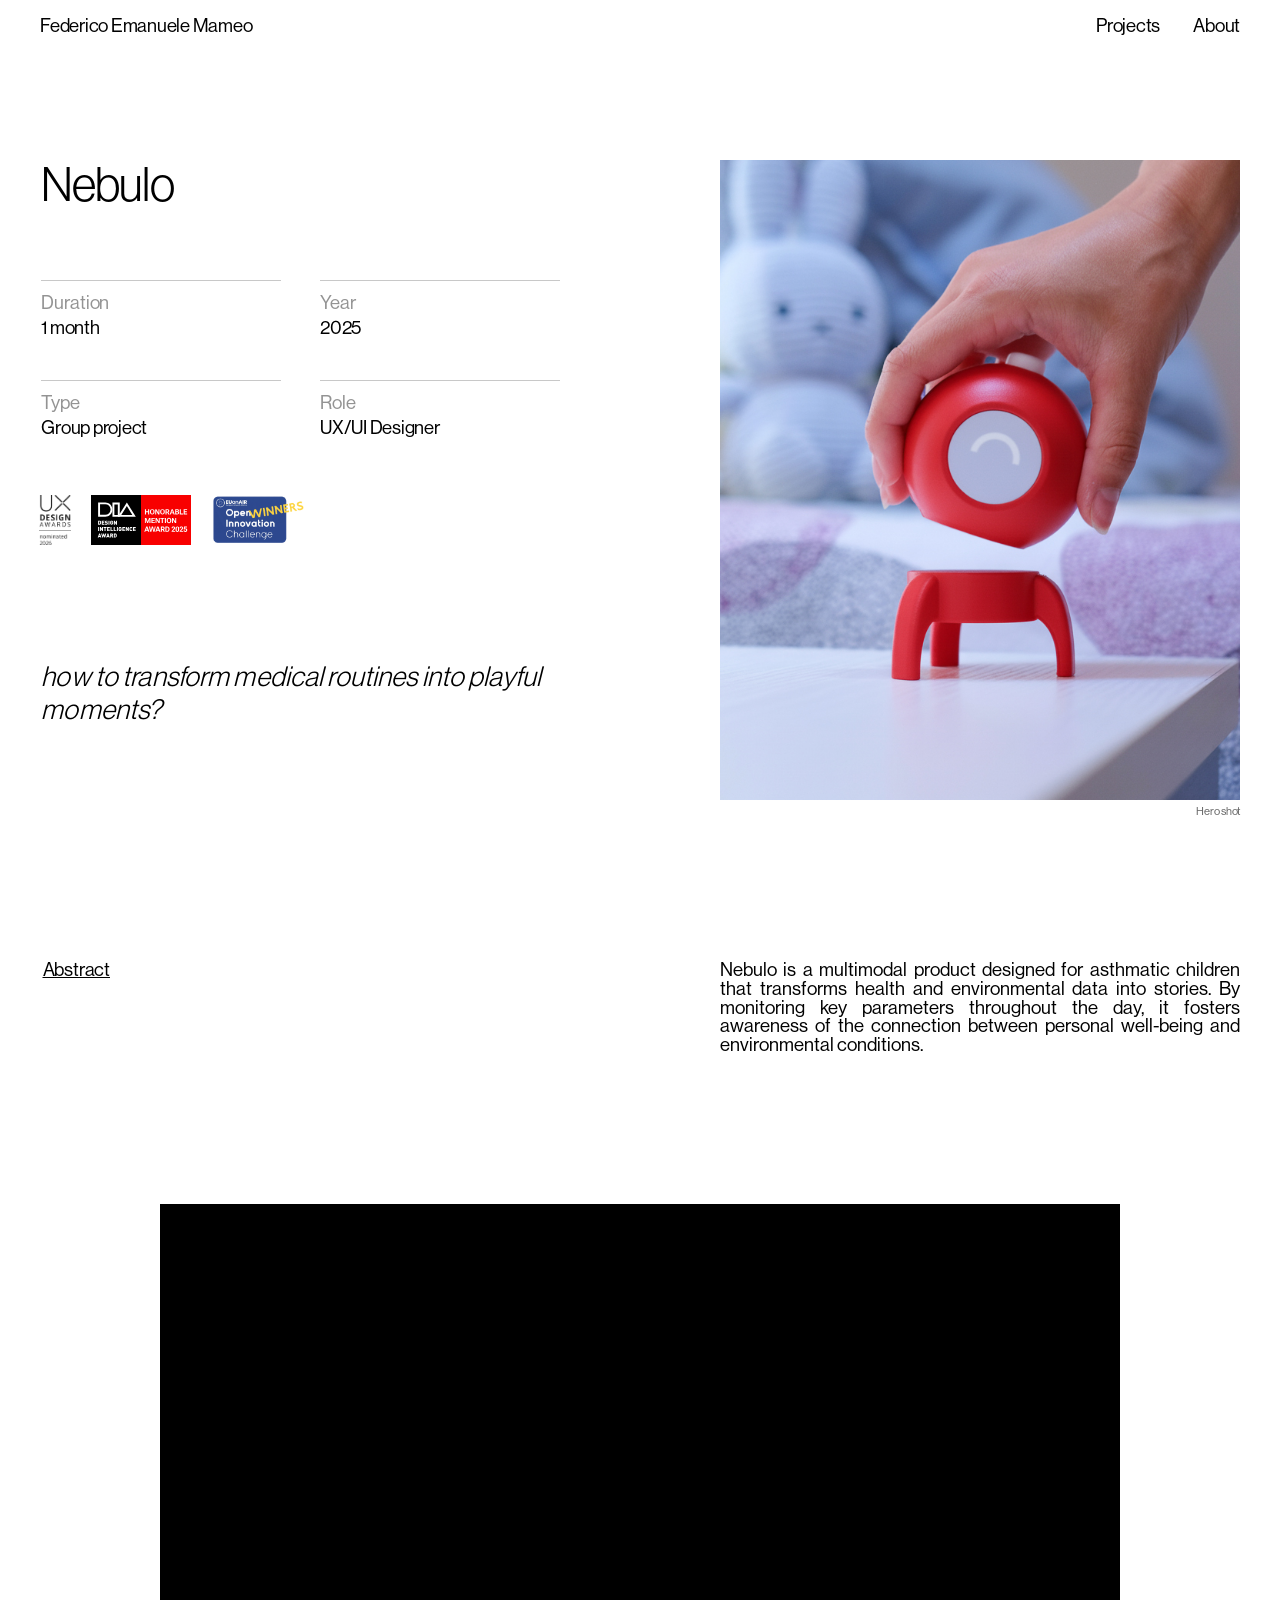
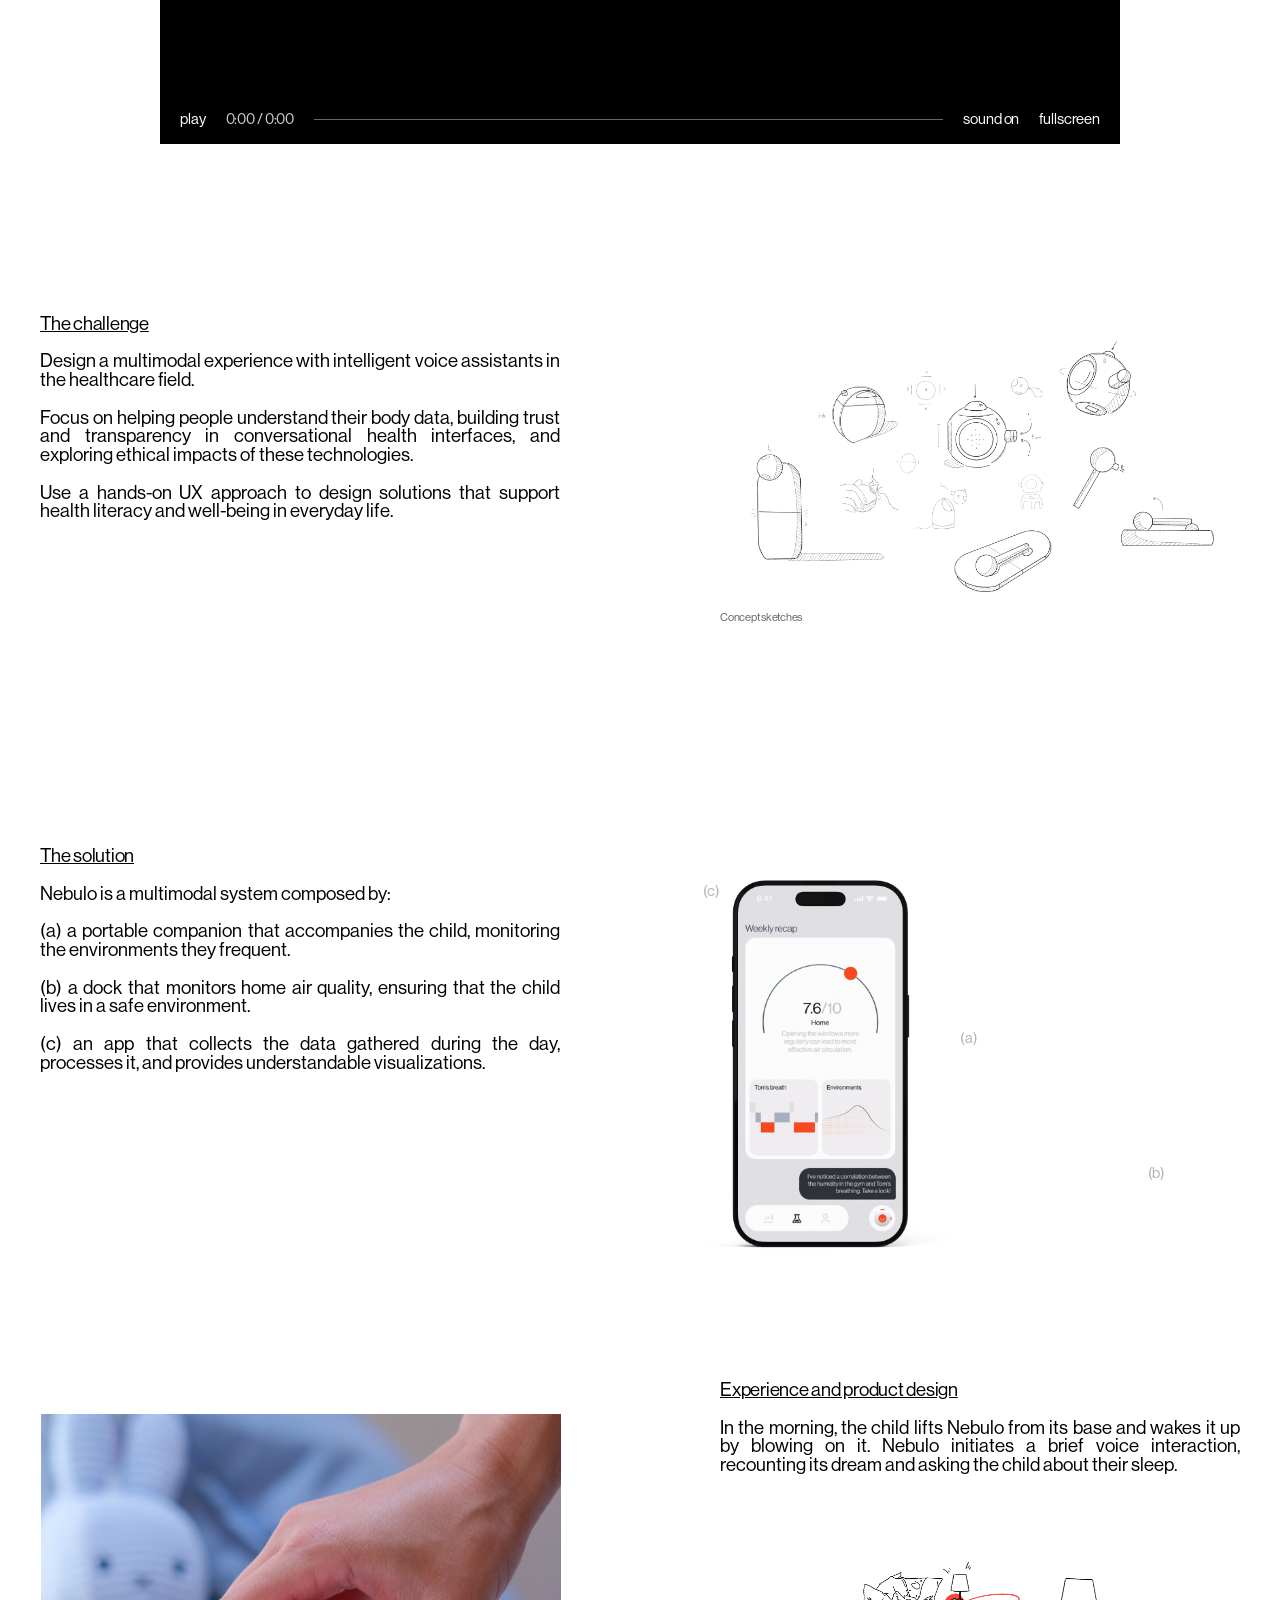
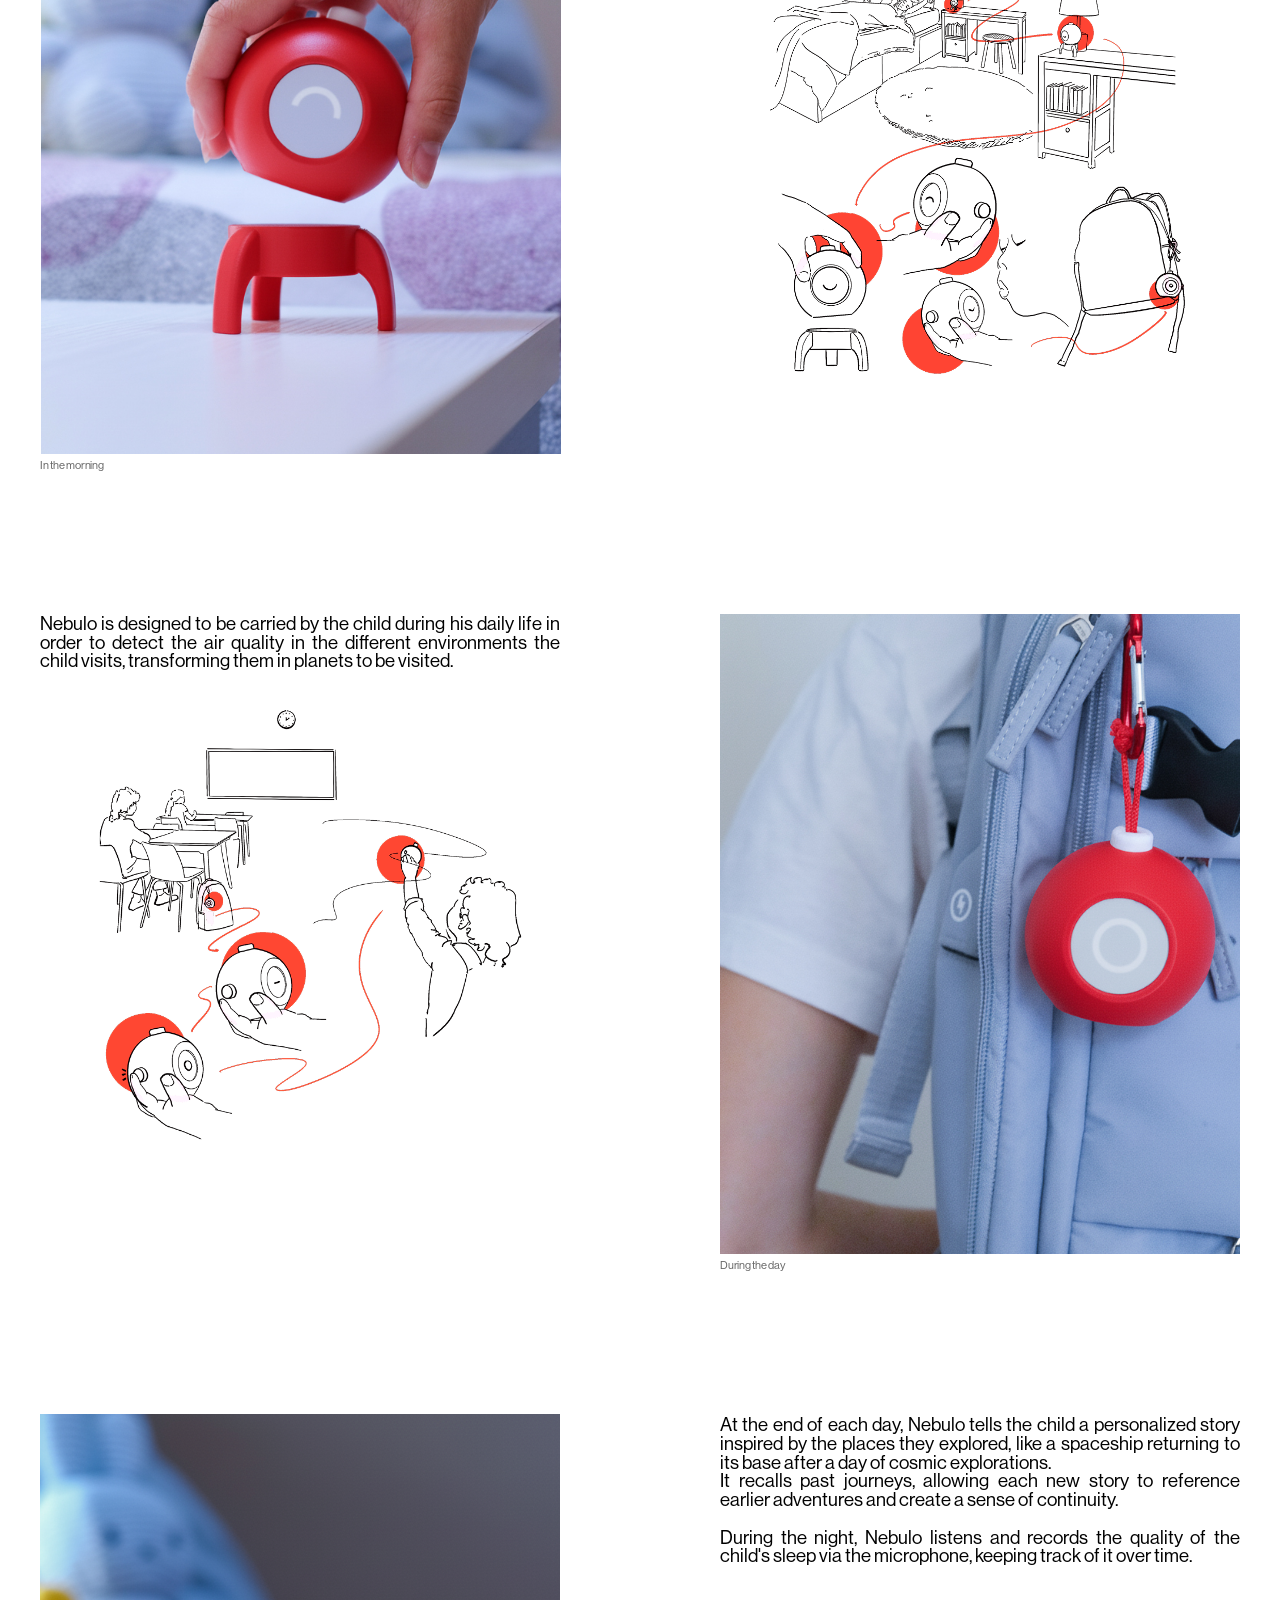
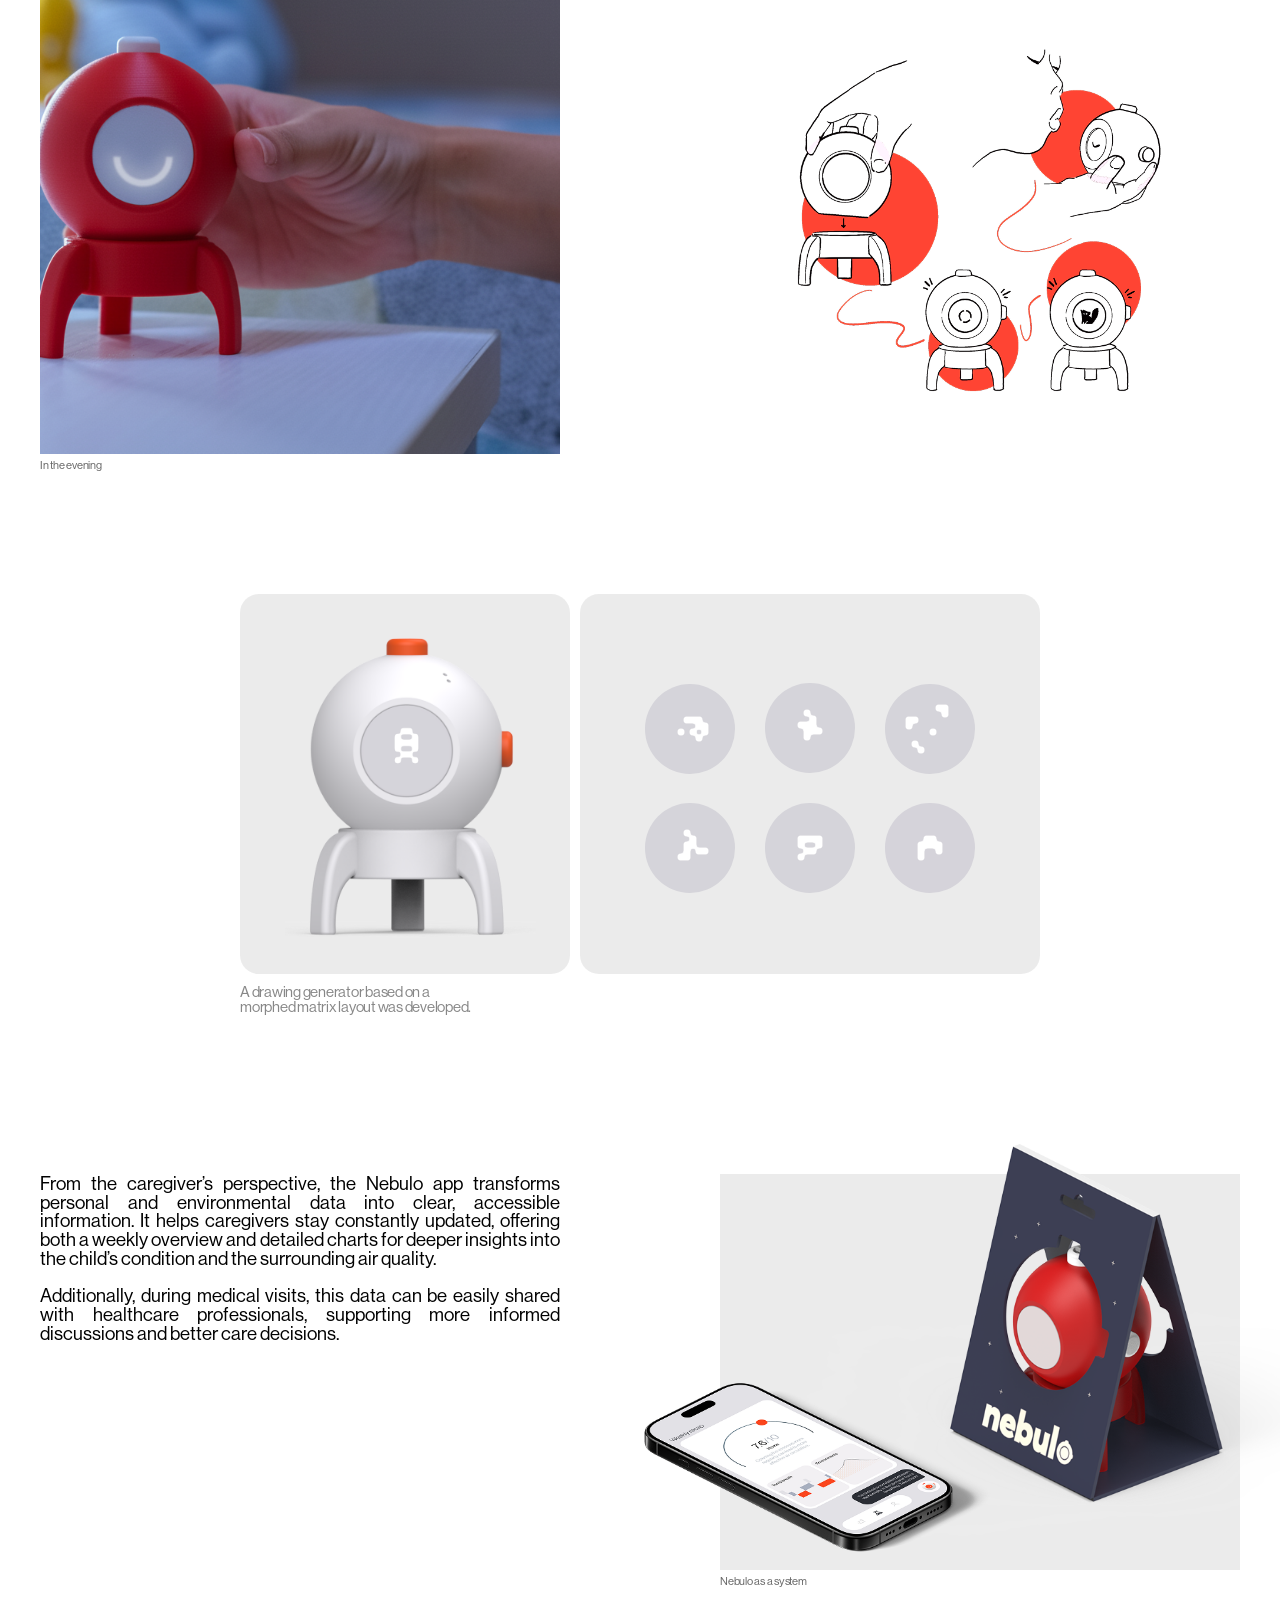
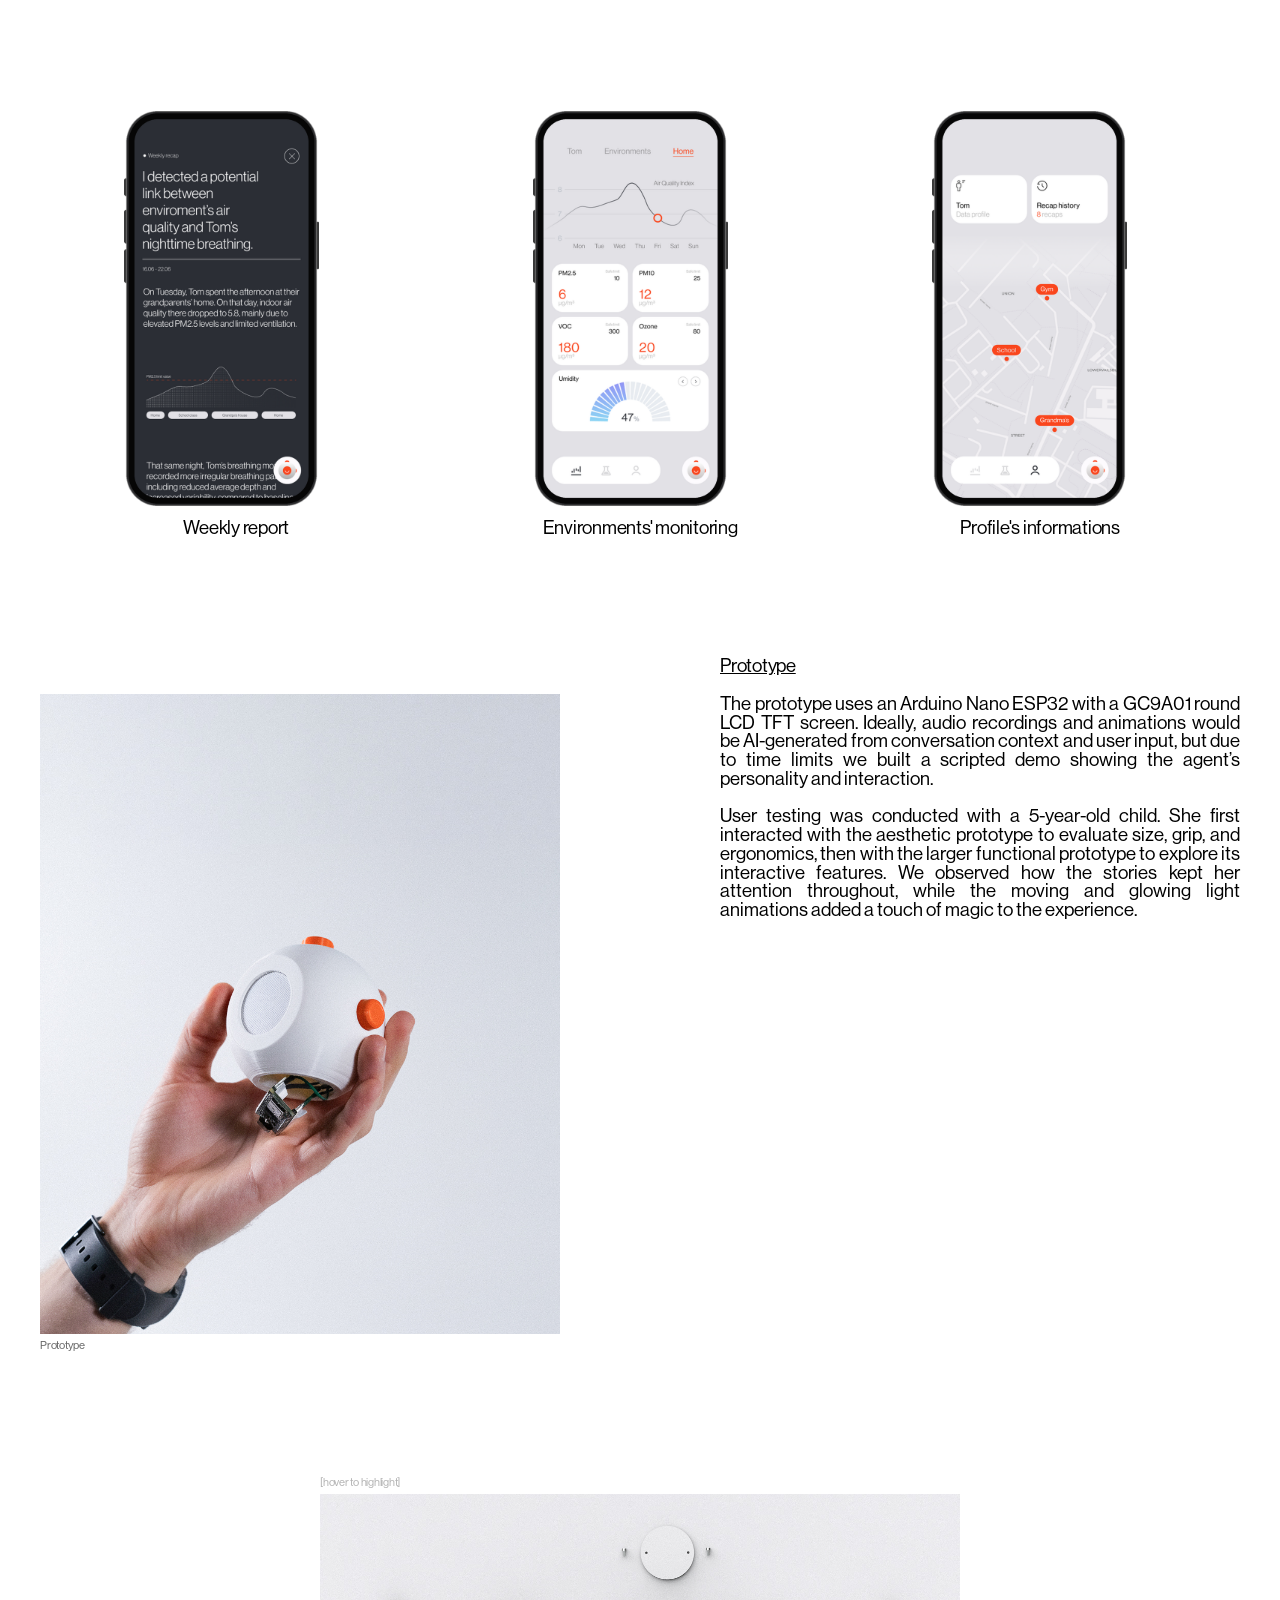
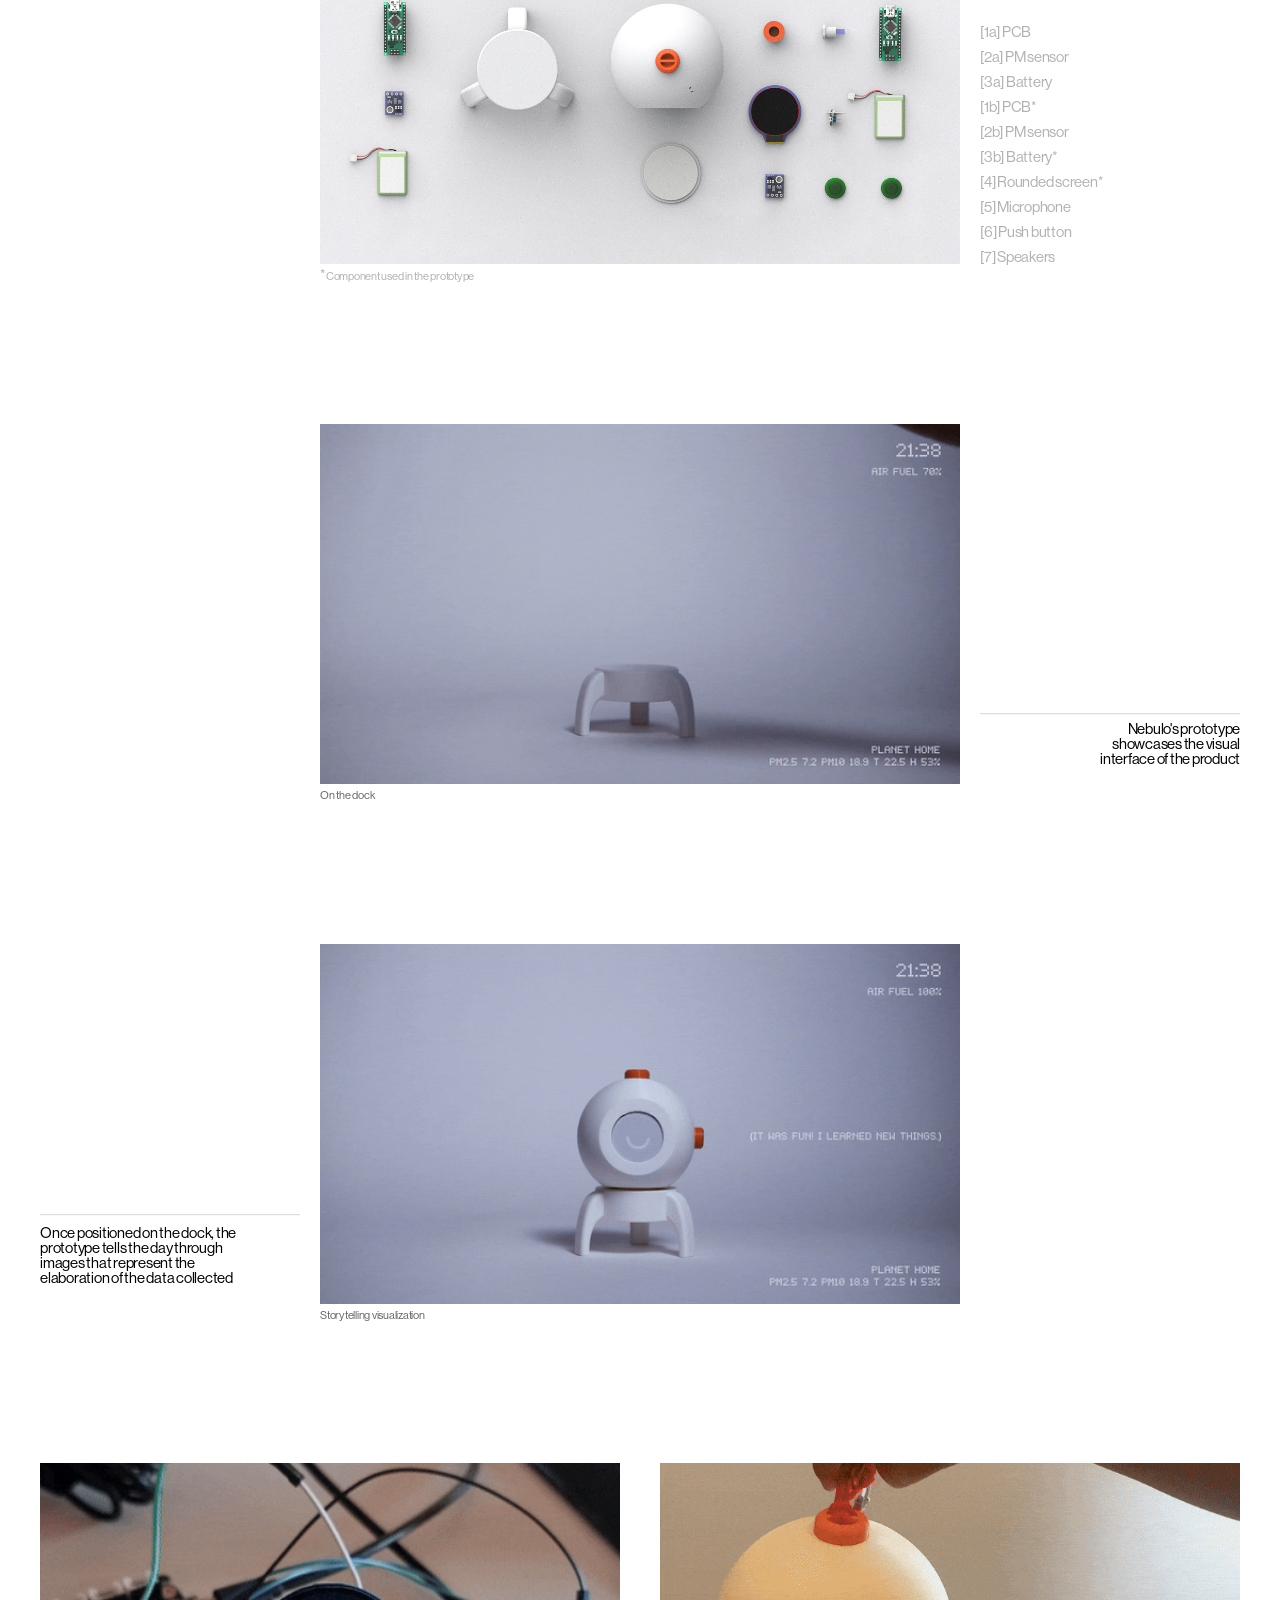
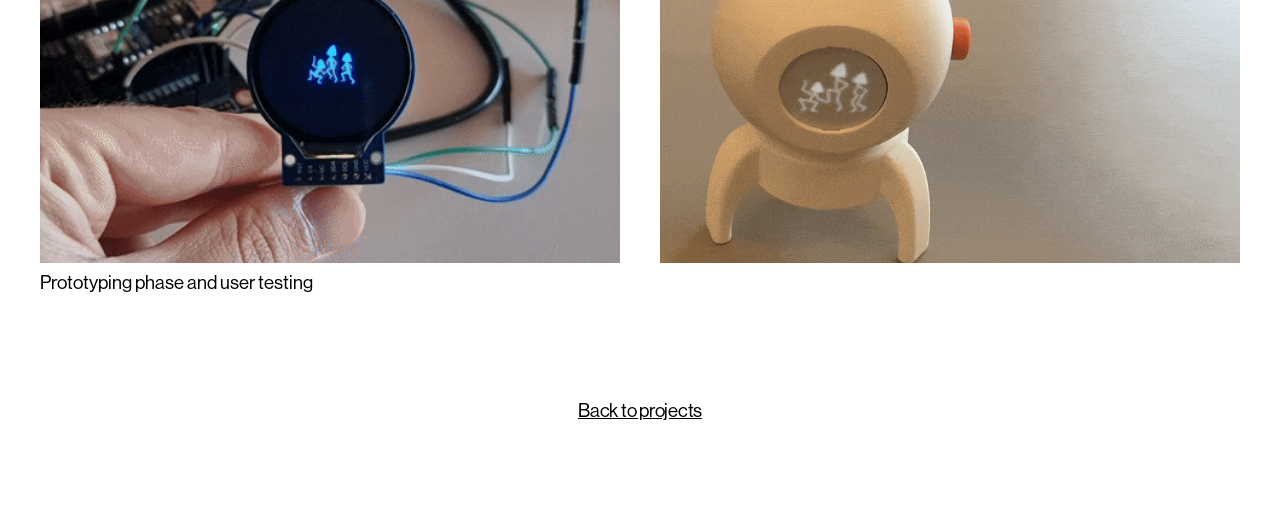
<file: nebulo.html>
<!doctype html>
<html lang="it">
<head>
<meta charset="utf-8">
<meta name="viewport" content="width=device-width,initial-scale=1">
<link rel="icon" href="assets/favicon.svg" type="image/svg+xml">
<link rel="icon" href="assets/favicon.png" sizes="32x32" type="image/png">
<link rel="apple-touch-icon" href="assets/apple-touch-icon.png">
<title>Nebulo | Federico Emanuele Mameo</title>
<meta name="description" content="interaction designer with a background in engineering, based in Italy">
<link rel="preconnect" href="https://fonts.googleapis.com">
<link rel="stylesheet" href="https://fonts.googleapis.com/css2?family=Inter:wght@300;400;500;600;700&family=IBM+Plex+Sans:wght@400;500&family=Roboto:wght@400;700&display=swap">
<link rel="stylesheet" href="assets/fonts.css">
<link rel="stylesheet" href="assets/site.css">

<style>body{background:#ffffff} .fm-media img,.fm-media video{pointer-events:none}</style>
</head>
<body>
<div id="mags"><article class="page page-with-fixeds-desktop" style="overflow: hidden; height: 8101px; width: 1024px; position: relative;">
    <div class="page-fixed-bg-container polyfill-sticky"><div class="rmwidget widget-background" style="background-color: #ffffff"></div></div>
    <div class="fixed-position-container polyfill-sticky"><div class="rmwidget widget-text-v3" data-id="698f68d94c2b4cb2434a32ac" style="left: 50%; top: 13px; width: 96px; height: 15px; margin-left: 384px; z-index: 420; zoom: 1;"><div class="css-tw1d2u"><div class="text-viewer"><h2 style="line-height:15px;font-family:custom_144973;font-weight:400;font-size:15px" class="view-mode unstyled paragraph-6e13dc88-fc4d-4ffc-9875-f620b8636e86 align-right"><span style="color:rgba(0, 0, 0, 1);font-weight:400;font-style:normal;font-family:custom_144973;letter-spacing:-0.2px;font-size:15px"><a role="link" tabindex="0" class="link-style-556b7520-7e21-46b8-963a-272b8ff2589f maglink" target="_self" href="about.html">About</a></span></h2></div></div></div><div class="rmwidget widget-text-v3" data-id="698f68d93547c228d3d0eb0a" style="left: 50%; top: 13px; width: 64px; height: 15px; margin-left: 352px; z-index: 421; zoom: 1;"><div class="css-tw1d2u"><div class="text-viewer"><h2 style="line-height:15px;font-family:custom_144973;font-weight:400;font-size:15px" class="view-mode unstyled paragraph-6e13dc88-fc4d-4ffc-9875-f620b8636e86 align-right"><span style="color:rgba(0, 0, 0, 1);font-weight:400;font-style:normal;font-family:custom_144973;letter-spacing:-0.2px;font-size:15px"><a role="link" tabindex="0" class="link-style-556b7520-7e21-46b8-963a-272b8ff2589f maglink" target="_self" href="archive.html">Projects</a></span></h2></div></div></div><div class="rmwidget widget-text-v3" data-id="698f68e90674124804c1fa79" style="left: 50%; top: 13px; width: 220px; height: 15px; margin-left: -480px; z-index: 422; zoom: 1;"><div class="css-tw1d2u"><div class="text-viewer"><h2 style="line-height:15px;font-family:custom_144973;font-weight:400;font-size:15px" class="view-mode unstyled paragraph-6e13dc88-fc4d-4ffc-9875-f620b8636e86 align-left"><span style="color:rgba(0, 0, 0, 1);font-weight:400;font-style:normal;font-family:custom_144973;letter-spacing:-0.2px;font-size:15px"><a role="link" tabindex="0" class="link-style-556b7520-7e21-46b8-963a-272b8ff2589f maglink" target="_self" href="index.html">Federico Emanuele Mameo</a></span></h2></div></div></div></div>
    
    <div class="content-scroll-wrapper has-vertical-scroll">
      <div class="content-bounds" style="width: 1024px; height: 8101px;">
        <div class="page-content-container" style="width: 1024px; height: 8101px; top: 0px; left: 0px; zoom: 1;"><div class="rmwidget widget-text-v3" data-id="fm-t-74" style="left: 33px; top: 128px; width: 600px; height: 38px; z-index: 300;"><div class="css-tw1d2u"><div class="text-viewer"><h2 style="line-height:38px;font-family:custom_144777;font-weight:300;font-size:38px" class="view-mode unstyled align-left"><span style="color:rgba(0, 0, 0, 1);font-weight:300;font-style:normal;font-family:custom_144777;font-size:38px;letter-spacing:-0.76px">Nebulo</span></h2></div></div></div><div class="rmwidget widget-shape div-instead-of-svg" style="left: 33px; top: 224px; width: 192px; height: 1px; z-index: 300; background-color: rgba(200, 200, 200, 1); border-radius: 0px; box-sizing: border-box;"></div><div class="rmwidget widget-text-v3" data-id="fm-t-75" style="left: 33px; top: 234px; width: 192px; height: 15px; z-index: 300;"><div class="css-tw1d2u"><div class="text-viewer"><h2 style="line-height:15px;font-family:custom_144973;font-weight:400;font-size:15px" class="view-mode unstyled align-left"><span style="color:rgba(147, 147, 147, 1);font-weight:400;font-style:normal;font-family:custom_144973;font-size:15px;letter-spacing:-0.1px">Duration</span></h2></div></div></div><div class="rmwidget widget-text-v3" data-id="fm-t-76" style="left: 33px; top: 254px; width: 192px; height: 15px; z-index: 300;"><div class="css-tw1d2u"><div class="text-viewer"><h2 style="line-height:15px;font-family:custom_144973;font-weight:400;font-size:15px" class="view-mode unstyled align-left"><span style="color:rgba(0, 0, 0, 1);font-weight:400;font-style:normal;font-family:custom_144973;font-size:15px;letter-spacing:-0.2px">1 month</span></h2></div></div></div><div class="rmwidget widget-shape div-instead-of-svg" style="left: 256px; top: 224px; width: 192px; height: 1px; z-index: 300; background-color: rgba(200, 200, 200, 1); border-radius: 0px; box-sizing: border-box;"></div><div class="rmwidget widget-text-v3" data-id="fm-t-77" style="left: 256px; top: 234px; width: 192px; height: 15px; z-index: 300;"><div class="css-tw1d2u"><div class="text-viewer"><h2 style="line-height:15px;font-family:custom_144973;font-weight:400;font-size:15px" class="view-mode unstyled align-left"><span style="color:rgba(147, 147, 147, 1);font-weight:400;font-style:normal;font-family:custom_144973;font-size:15px;letter-spacing:-0.1px">Year</span></h2></div></div></div><div class="rmwidget widget-text-v3" data-id="fm-t-78" style="left: 256px; top: 254px; width: 192px; height: 15px; z-index: 300;"><div class="css-tw1d2u"><div class="text-viewer"><h2 style="line-height:15px;font-family:custom_144973;font-weight:400;font-size:15px" class="view-mode unstyled align-left"><span style="color:rgba(0, 0, 0, 1);font-weight:400;font-style:normal;font-family:custom_144973;font-size:15px;letter-spacing:-0.2px">2025</span></h2></div></div></div><div class="rmwidget widget-shape div-instead-of-svg" style="left: 33px; top: 304px; width: 192px; height: 1px; z-index: 300; background-color: rgba(200, 200, 200, 1); border-radius: 0px; box-sizing: border-box;"></div><div class="rmwidget widget-text-v3" data-id="fm-t-79" style="left: 33px; top: 314px; width: 192px; height: 15px; z-index: 300;"><div class="css-tw1d2u"><div class="text-viewer"><h2 style="line-height:15px;font-family:custom_144973;font-weight:400;font-size:15px" class="view-mode unstyled align-left"><span style="color:rgba(147, 147, 147, 1);font-weight:400;font-style:normal;font-family:custom_144973;font-size:15px;letter-spacing:-0.1px">Type</span></h2></div></div></div><div class="rmwidget widget-text-v3" data-id="fm-t-80" style="left: 33px; top: 334px; width: 192px; height: 15px; z-index: 300;"><div class="css-tw1d2u"><div class="text-viewer"><h2 style="line-height:15px;font-family:custom_144973;font-weight:400;font-size:15px" class="view-mode unstyled align-left"><span style="color:rgba(0, 0, 0, 1);font-weight:400;font-style:normal;font-family:custom_144973;font-size:15px;letter-spacing:-0.2px">Group project</span></h2></div></div></div><div class="rmwidget widget-shape div-instead-of-svg" style="left: 256px; top: 304px; width: 192px; height: 1px; z-index: 300; background-color: rgba(200, 200, 200, 1); border-radius: 0px; box-sizing: border-box;"></div><div class="rmwidget widget-text-v3" data-id="fm-t-81" style="left: 256px; top: 314px; width: 192px; height: 15px; z-index: 300;"><div class="css-tw1d2u"><div class="text-viewer"><h2 style="line-height:15px;font-family:custom_144973;font-weight:400;font-size:15px" class="view-mode unstyled align-left"><span style="color:rgba(147, 147, 147, 1);font-weight:400;font-style:normal;font-family:custom_144973;font-size:15px;letter-spacing:-0.1px">Role</span></h2></div></div></div><div class="rmwidget widget-text-v3" data-id="fm-t-82" style="left: 256px; top: 334px; width: 192px; height: 15px; z-index: 300;"><div class="css-tw1d2u"><div class="text-viewer"><h2 style="line-height:15px;font-family:custom_144973;font-weight:400;font-size:15px" class="view-mode unstyled align-left"><span style="color:rgba(0, 0, 0, 1);font-weight:400;font-style:normal;font-family:custom_144973;font-size:15px;letter-spacing:-0.2px">UX/UI Designer</span></h2></div></div></div><a class="external-link award-link" href="https://ux-design-awards.com/winners/2026-1-nebulo" target="_blank" rel="noopener" aria-label="UX Design Awards 2026, nominated"><div class="rmwidget widget-picture" style="left: 31px; top: 396px; width: 26px; height: 40px; z-index: 478;"><img src="media/nebulo/image-613ec929-dc36-40c1-bec8-54643420cda7.png" alt="UX Design Awards 2026, nominated" style="width:100%;height:100%;object-fit:contain;display:block"></div></a><a class="external-link award-link" href="https://en.di-award.org/collections/detail/3229.html?page_size%3D1000%26page%3D1%26year%3D2025%26award_type%3Da4%26award_group%3D6%26category_id%3D" target="_blank" rel="noopener" aria-label="Design Intelligence Award 2025, honorable mention"><div class="rmwidget widget-picture" style="left: 73px; top: 396px; width: 80px; height: 40px; z-index: 478;"><img src="media/nebulo/dia_award.svg" alt="Design Intelligence Award 2025, honorable mention" style="width:100%;height:100%;object-fit:contain;display:block"></div></a><a class="external-link award-link" href="https://www.euonair.eu/en/news/euonair-open-innovation-challenge-2025-winning-teams-announced" target="_blank" rel="noopener" aria-label="EUonAIR Open Innovation Challenge 2025, winners"><div class="rmwidget widget-picture" style="left: 169px; top: 396px; width: 76px; height: 40px; z-index: 478;"><img src="media/nebulo/euonair_badge.png" alt="EUonAIR Open Innovation Challenge 2025, winners" style="width:100%;height:100%;object-fit:contain;display:block"></div></a><div class="rmwidget widget-text-v3" data-id="fm-t-83" style="left: 33px; top: 528px; width: 416px; height: 52px; z-index: 300;"><div class="css-tw1d2u"><div class="text-viewer"><h2 style="line-height:26px;font-family:custom_144777;font-weight:300;font-size:22px" class="view-mode unstyled align-left"><span style="color:rgba(0, 0, 0, 1);font-weight:300;font-style:italic;font-family:custom_144777;font-size:22px;letter-spacing:0.1px">how to transform medical routines into playful moments?</span></h2></div></div></div><div class="rmwidget widget-picture fm-media" style="left: 576px; top: 128px; width: 416px; height: 512px; z-index: 300;"><img src="media/nebulo/image-77865bc0-895e-4fc5-8eb0-f2aac68dd8d9.jpg" alt="" style="width:100%;height:100%;object-fit:cover;display:block"></div><div class="rmwidget widget-text-v3" data-id="fm-t-84" style="left: 692px; top: 640px; width: 300px; height: 18px; z-index: 300;"><div class="css-tw1d2u"><div class="text-viewer"><h2 style="line-height:18px;font-family:custom_144973;font-weight:400;font-size:9px" class="view-mode unstyled align-right"><span style="color:rgba(104, 104, 104, 1);font-weight:400;font-style:normal;font-family:custom_144973;font-size:9px;letter-spacing:-0.2px">Hero shot</span></h2></div></div></div><div class="rmwidget widget-text-v3" data-id="fm-t-85" style="left: 34px; top: 768px; width: 414px; height: 15px; z-index: 300;"><div class="css-tw1d2u"><div class="text-viewer"><h2 style="line-height:15px;font-family:custom_144973;font-weight:400;font-size:15px" class="view-mode unstyled align-left"><span style="color:rgba(0, 0, 0, 1);font-weight:400;font-style:normal;text-decoration:underline;font-family:custom_144973;font-size:15px;letter-spacing:-0.15px">Abstract</span></h2></div></div></div><div class="rmwidget widget-text-v3" data-id="fm-t-86" style="left: 576px; top: 768px; width: 416px; height: 75px; z-index: 300;"><div class="css-tw1d2u"><div class="text-viewer"><h2 style="line-height:15px;font-family:custom_144973;font-weight:400;font-size:15px" class="view-mode unstyled align-justify"><span style="color:rgba(0, 0, 0, 1);font-weight:400;font-style:normal;font-family:custom_144973;font-size:15px;letter-spacing:0px">Nebulo is a multimodal product designed for asthmatic children that transforms health and environmental data into stories. By monitoring key parameters throughout the day, it fosters awareness of the connection between personal well-being and environmental conditions.</span></h2></div></div></div><div class="rmwidget fm-media" data-controls data-audio style="left: 128.0px; top: 963px; width: 768px; height: 432px; z-index: 300;"><video src="media/nebulo/6864fe06bfe71b0c5deb5459.mp4" muted autoplay loop playsinline style="width:100%;height:100%;object-fit:cover;display:block;background:#000"></video></div><div class="rmwidget widget-text-v3" data-id="fm-t-87" style="left: 32px; top: 1531px; width: 416px; height: 15px; z-index: 300;"><div class="css-tw1d2u"><div class="text-viewer"><h2 style="line-height:15px;font-family:custom_144973;font-weight:400;font-size:15px" class="view-mode unstyled align-left"><span style="color:rgba(0, 0, 0, 1);font-weight:400;font-style:normal;text-decoration:underline;font-family:custom_144973;font-size:15px;letter-spacing:-0.2px">The challenge</span></h2></div></div></div><div class="rmwidget widget-text-v3" data-id="fm-t-88" style="left: 32px; top: 1561px; width: 416px; height: 135px; z-index: 300;"><div class="css-tw1d2u"><div class="text-viewer"><h2 style="line-height:15px;font-family:custom_144973;font-weight:400;font-size:15px" class="view-mode unstyled align-justify"><span style="color:rgba(0, 0, 0, 1);font-weight:400;font-style:normal;font-family:custom_144973;font-size:15px;letter-spacing:0px">Design a multimodal experience with intelligent voice assistants in the healthcare field.</span></h2><h2 style="line-height:15px;font-size:15px" class="view-mode unstyled"><span> </span></h2><h2 style="line-height:15px;font-family:custom_144973;font-weight:400;font-size:15px" class="view-mode unstyled align-justify"><span style="color:rgba(0, 0, 0, 1);font-weight:400;font-style:normal;font-family:custom_144973;font-size:15px;letter-spacing:0px">Focus on helping people understand their body data, building trust and transparency in conversational health interfaces, and exploring ethical impacts of these technologies.</span></h2><h2 style="line-height:15px;font-size:15px" class="view-mode unstyled"><span> </span></h2><h2 style="line-height:15px;font-family:custom_144973;font-weight:400;font-size:15px" class="view-mode unstyled align-justify"><span style="color:rgba(0, 0, 0, 1);font-weight:400;font-style:normal;font-family:custom_144973;font-size:15px;letter-spacing:0px">Use a hands-on UX approach to design solutions that support health literacy and well-being in everyday life.</span></h2></div></div></div><div class="rmwidget widget-picture fm-media" style="left: 576px; top: 1531px; width: 416px; height: 234px; z-index: 300;"><img src="media/nebulo/image-e5b0e75d-c83f-49a5-9c3a-0b0032a8cad5.png" alt="" style="width:100%;height:100%;object-fit:contain;display:block;background:#ffffff"></div><div class="rmwidget widget-text-v3" data-id="fm-t-89" style="left: 576px; top: 1765px; width: 300px; height: 18px; z-index: 300;"><div class="css-tw1d2u"><div class="text-viewer"><h2 style="line-height:18px;font-family:custom_144973;font-weight:400;font-size:9px" class="view-mode unstyled align-left"><span style="color:rgba(104, 104, 104, 1);font-weight:400;font-style:normal;font-family:custom_144973;font-size:9px;letter-spacing:-0.2px">Concept sketches</span></h2></div></div></div><div class="rmwidget widget-picture" style="left: 99.5px; top: 5209px; width: 156px; height: 316px; z-index: 360;"><img src="media/nebulo/ui_weekly_mockup.png" alt="" style="width:100%;height:100%;object-fit:contain;display:block"></div><div class="rmwidget widget-picture" style="left: 426.5px; top: 5209px; width: 156px; height: 316px; z-index: 360;"><img src="media/nebulo/ui_environments_mockup.png" alt="" style="width:100%;height:100%;object-fit:contain;display:block"></div><div class="rmwidget widget-picture" style="left: 745.5px; top: 5209px; width: 156px; height: 316px; z-index: 360;"><img src="media/nebulo/ui_profile_mockup.png" alt="" style="width:100%;height:100%;object-fit:contain;display:block"></div><div class="animation-container" style="left: 104px; top: 5219px; width: 824px; height: 304px; z-index: 502; offset-path: path(&quot;M 412 152&quot;); offset-rotate: 0deg; opacity: 0; offset-distance: 0px;"><style class="">@keyframes animation_7_1 {
	0% {opacity: 0; offset-distance: 0px; animation-timing-function: ease-in-out}
	100% {opacity: 1; offset-distance: 0px; }
}
</style><a class="external-link" href="https://www.figma.com/proto/h7yKwyeEIEIJDeS0ML7GeZ/Nebulo---Detailed-explanation?node-id=2-1178&amp;viewport=1371%2C2910%2C0.35&amp;t=6O7dlNksocn9Cf18-1&amp;scaling=scale-down&amp;content-scaling=fixed&amp;starting-point-node-id=2%3A752&amp;page-id=1%3A443" target="_blank" tabindex="0" role="link"><div class="rmwidget widget-shape has-onhover-animation div-instead-of-svg" data-id="6a7101b926748a7cef7526a0" role="img" style="left: 0px; top: 0px; width: 824px; height: 304px; z-index: 502; background-color: rgba(255, 255, 255, 0.11); border-color: rgb(255, 255, 255); border-radius: 0px; border-style: solid; border-width: 0px; box-sizing: border-box;"></div></a></div><div class="animation-container" style="left: 936px; top: 5291px; width: 64px; height: 40px; z-index: 307; offset-path: path(&quot;M 32 20&quot;); offset-rotate: 0deg; opacity: 0; offset-distance: 0px;"><style class="">@keyframes animation_8_1 {
	0% {opacity: 0; offset-distance: 0px; animation-timing-function: ease-in-out}
	100% {opacity: 1; offset-distance: 0px; }
}
</style><div class="rmwidget widget-shape has-onhover-animation div-instead-of-svg" data-id="6864fe06bfe71b0c5deb5457" role="img" style="left: 0px; top: 0px; width: 64px; height: 40px; z-index: 307; background-color: rgba(255, 255, 255, 0.6); border-color: rgb(255, 255, 255); border-radius: 0px; border-style: solid; border-width: 0px; box-sizing: border-box;"></div></div><div class="animation-container invisible" style="left: 313px; top: 6390px; width: 5px; height: 5px; z-index: 429; offset-path: path(&quot;M 2.5 2.5&quot;); offset-rotate: 0deg; opacity: 0; offset-distance: 0px;"><style class="">@keyframes animation_9_1 {
	0% {opacity: 0; offset-distance: 0px; animation-timing-function: ease-in-out}
	100% {opacity: 1; offset-distance: 0px; }
}
</style><div class="rmwidget widget-shape has-onhover-animation" data-id="68f2bf9a289a6336fa7e03d4" style="left: 0px; top: 0px; width: 5px; height: 5px; z-index: 429; transform: rotate(-180deg);"><svg xmlns="http://www.w3.org/2000/svg" version="1.1" width="5px" height="5px" role="img"><defs><clipPath id="clip_68f2bf9a289a6336fa7e03d4_viewer-12bb4309-84f7-411c-a81e-8d7e4cea34f9"><path d="M0.44721 4.10557 A0.6180374651920812 0.6180374651920812 0 0 0 1 5 L4 5 A0.6180374651920811 0.6180374651920811 0 0 0 4.55279 4.10557 L2.94721 0.89443 A0.4999949751512002 0.4999949751512002 0 0 0 2.05279 0.89443  Z "></path></clipPath></defs><path mask="url(#mask_68f2bf9a289a6336fa7e03d4_viewer-12bb4309-84f7-411c-a81e-8d7e4cea34f9)" d="M0.44721 4.10557 A0.6180374651920812 0.6180374651920812 0 0 0 1 5 L4 5 A0.6180374651920811 0.6180374651920811 0 0 0 4.55279 4.10557 L2.94721 0.89443 A0.4999949751512002 0.4999949751512002 0 0 0 2.05279 0.89443  Z " style="fill:rgb(0,0,0); stroke:none; stroke-width:0; pointer-events: visiblePainted;"></path></svg></div></div><div class="animation-container invisible" style="left: 710px; top: 6393px; width: 5px; height: 5px; z-index: 430; offset-path: path(&quot;M 2.5 2.5&quot;); offset-rotate: 0deg; opacity: 0; offset-distance: 0px;"><style class="">@keyframes animation_10_1 {
	0% {opacity: 0; offset-distance: 0px; animation-timing-function: ease-in-out}
	100% {opacity: 1; offset-distance: 0px; }
}
</style><div class="rmwidget widget-shape has-onhover-animation" data-id="68f2bfd30918b5d5a7f9b0de" style="left: 0px; top: 0px; width: 5px; height: 5px; z-index: 430; transform: rotate(-180deg);"><svg xmlns="http://www.w3.org/2000/svg" version="1.1" width="5px" height="5px" role="img"><defs><clipPath id="clip_68f2bfd30918b5d5a7f9b0de_viewer-a0545ff5-2935-4ee4-9661-3d9721fd1233"><path d="M0.44721 4.10557 A0.6180374651920812 0.6180374651920812 0 0 0 1 5 L4 5 A0.6180374651920811 0.6180374651920811 0 0 0 4.55279 4.10557 L2.94721 0.89443 A0.4999949751512002 0.4999949751512002 0 0 0 2.05279 0.89443  Z "></path></clipPath></defs><path mask="url(#mask_68f2bfd30918b5d5a7f9b0de_viewer-a0545ff5-2935-4ee4-9661-3d9721fd1233)" d="M0.44721 4.10557 A0.6180374651920812 0.6180374651920812 0 0 0 1 5 L4 5 A0.6180374651920811 0.6180374651920811 0 0 0 4.55279 4.10557 L2.94721 0.89443 A0.4999949751512002 0.4999949751512002 0 0 0 2.05279 0.89443  Z " style="fill:rgb(0,0,0); stroke:none; stroke-width:0; pointer-events: visiblePainted;"></path></svg></div></div><div class="animation-container invisible" style="left: 666px; top: 6409px; width: 5px; height: 5px; z-index: 435; offset-path: path(&quot;M 2.5 2.5&quot;); offset-rotate: 0deg; opacity: 0; offset-distance: 0px;"><style class="">@keyframes animation_11_1 {
	0% {opacity: 0; offset-distance: 0px; animation-timing-function: ease-in-out}
	100% {opacity: 1; offset-distance: 0px; }
}
</style><div class="rmwidget widget-shape has-onhover-animation" data-id="68f2bffde76009db5801092b" style="left: 0px; top: 0px; width: 5px; height: 5px; z-index: 435; transform: rotate(-180deg);"><svg xmlns="http://www.w3.org/2000/svg" version="1.1" width="5px" height="5px" role="img"><defs><clipPath id="clip_68f2bffde76009db5801092b_viewer-a5edfd3a-2779-4410-9036-5cb3bbc7a5d5"><path d="M0.44721 4.10557 A0.6180374651920812 0.6180374651920812 0 0 0 1 5 L4 5 A0.6180374651920811 0.6180374651920811 0 0 0 4.55279 4.10557 L2.94721 0.89443 A0.4999949751512002 0.4999949751512002 0 0 0 2.05279 0.89443  Z "></path></clipPath></defs><path mask="url(#mask_68f2bffde76009db5801092b_viewer-a5edfd3a-2779-4410-9036-5cb3bbc7a5d5)" d="M0.44721 4.10557 A0.6180374651920812 0.6180374651920812 0 0 0 1 5 L4 5 A0.6180374651920811 0.6180374651920811 0 0 0 4.55279 4.10557 L2.94721 0.89443 A0.4999949751512002 0.4999949751512002 0 0 0 2.05279 0.89443  Z " style="fill:rgb(0,0,0); stroke:none; stroke-width:0; pointer-events: visiblePainted;"></path></svg></div></div><div class="animation-container" style="left: 784px; top: 6419px; width: 64px; height: 12px; z-index: 447; offset-path: path(&quot;M 32 6&quot;); offset-rotate: 0deg; opacity: 1; offset-distance: 0px;"><style class="">@keyframes animation_12_1 {
	0% {opacity: 1; offset-distance: 0px; animation-timing-function: ease-in-out}
	100% {opacity: 0; offset-distance: 0px; }
}
</style><div class="rmwidget widget-text-v3" data-id="68f36c7e595304b3f87e878d" style="left: 0px; top: 0px; width: 64px; height: 12px; z-index: 447;"><div class="css-tw1d2u"><div class="text-viewer"><h2 style="line-height:12px;font-family:custom_144973;font-weight:400;font-size:12px" class="view-mode unstyled paragraph-6e13dc88-fc4d-4ffc-9875-f620b8636e86 align-left"><span style="font-family:custom_144973;font-weight:400;font-style:normal;letter-spacing:-0.2px;font-size:12px;color:rgba(0, 0, 0, 0.3)">[1a] PCB</span></h2></div></div></div></div><div class="animation-container invisible" style="left: 784px; top: 6419px; width: 64px; height: 12px; z-index: 451; offset-path: path(&quot;M 32 6&quot;); offset-rotate: 0deg; opacity: 0; offset-distance: 0px;"><style class="">@keyframes animation_13_1 {
	0% {opacity: 0; offset-distance: 0px; animation-timing-function: ease-in-out}
	100% {opacity: 1; offset-distance: 0px; }
}
</style><div class="rmwidget widget-text-v3" data-id="68f36d82c7fb94bcb9cd72a2" style="left: 0px; top: 0px; width: 64px; height: 12px; z-index: 451;"><div class="css-tw1d2u"><div class="text-viewer"><h2 style="line-height:12px;font-family:custom_144973;font-weight:400;font-size:12px" class="view-mode unstyled paragraph-6e13dc88-fc4d-4ffc-9875-f620b8636e86 align-left"><span style="font-family:custom_144973;font-weight:400;font-style:normal;letter-spacing:-0.2px;font-size:12px;color:rgba(0, 0, 0, 1)">[1a] PCB</span></h2></div></div></div></div><div class="animation-container" style="left: 784px; top: 6439px; width: 88px; height: 12px; z-index: 448; offset-path: path(&quot;M 44 6&quot;); offset-rotate: 0deg; opacity: 1; offset-distance: 0px;"><style class="">@keyframes animation_14_1 {
	0% {opacity: 1; offset-distance: 0px; animation-timing-function: ease-in-out}
	100% {opacity: 0; offset-distance: 0px; }
}
</style><div class="rmwidget widget-text-v3" data-id="68f36c8fa61ab575efbefd6c" style="left: 0px; top: 0px; width: 88px; height: 12px; z-index: 448;"><div class="css-tw1d2u"><div class="text-viewer"><h2 style="line-height:12px;font-family:custom_144973;font-weight:400;font-size:12px" class="view-mode unstyled paragraph-6e13dc88-fc4d-4ffc-9875-f620b8636e86 align-left"><span style="font-family:custom_144973;font-weight:400;font-style:normal;letter-spacing:-0.2px;font-size:12px;color:rgba(0, 0, 0, 0.3)">[2a] PM sensor</span></h2></div></div></div></div><div class="animation-container invisible" style="left: 784px; top: 6439px; width: 88px; height: 12px; z-index: 452; offset-path: path(&quot;M 44 6&quot;); offset-rotate: 0deg; opacity: 0; offset-distance: 0px;"><style class="">@keyframes animation_15_1 {
	0% {opacity: 0; offset-distance: 0px; animation-timing-function: ease-in-out}
	100% {opacity: 1; offset-distance: 0px; }
}
</style><div class="rmwidget widget-text-v3" data-id="68f36dae6c63eb3e84292344" style="left: 0px; top: 0px; width: 88px; height: 12px; z-index: 452;"><div class="css-tw1d2u"><div class="text-viewer"><h2 style="line-height:12px;font-family:custom_144973;font-weight:400;font-size:12px" class="view-mode unstyled paragraph-6e13dc88-fc4d-4ffc-9875-f620b8636e86 align-left"><span style="font-family:custom_144973;font-weight:400;font-style:normal;letter-spacing:-0.2px;font-size:12px;color:rgba(0, 0, 0, 1)">[2a] PM sensor</span></h2></div></div></div></div><div class="animation-container invisible" style="left: 617px; top: 6458px; width: 5px; height: 5px; z-index: 433; offset-path: path(&quot;M 2.5 2.5&quot;); offset-rotate: 0deg; opacity: 0; offset-distance: 0px;"><style class="">@keyframes animation_16_1 {
	0% {opacity: 0; offset-distance: 0px; animation-timing-function: ease-in-out}
	100% {opacity: 1; offset-distance: 0px; }
}
</style><div class="rmwidget widget-shape has-onhover-animation" data-id="68f2bfef374c8c994efbda23" style="left: 0px; top: 0px; width: 5px; height: 5px; z-index: 433; transform: rotate(-180deg);"><svg xmlns="http://www.w3.org/2000/svg" version="1.1" width="5px" height="5px" role="img"><defs><clipPath id="clip_68f2bfef374c8c994efbda23_viewer-1e510f7c-b7b4-48a9-beff-9501aa81e671"><path d="M0.44721 4.10557 A0.6180374651920812 0.6180374651920812 0 0 0 1 5 L4 5 A0.6180374651920811 0.6180374651920811 0 0 0 4.55279 4.10557 L2.94721 0.89443 A0.4999949751512002 0.4999949751512002 0 0 0 2.05279 0.89443  Z "></path></clipPath></defs><path mask="url(#mask_68f2bfef374c8c994efbda23_viewer-1e510f7c-b7b4-48a9-beff-9501aa81e671)" d="M0.44721 4.10557 A0.6180374651920812 0.6180374651920812 0 0 0 1 5 L4 5 A0.6180374651920811 0.6180374651920811 0 0 0 4.55279 4.10557 L2.94721 0.89443 A0.4999949751512002 0.4999949751512002 0 0 0 2.05279 0.89443  Z " style="fill:rgb(0,0,0); stroke:none; stroke-width:0; pointer-events: visiblePainted;"></path></svg></div></div><div class="animation-container invisible" style="left: 784px; top: 6459px; width: 88px; height: 12px; z-index: 450; offset-path: path(&quot;M 44 6&quot;); offset-rotate: 0deg; opacity: 0; offset-distance: 0px;"><style class="">@keyframes animation_17_1 {
	0% {opacity: 0; offset-distance: 0px; animation-timing-function: ease-in-out}
	100% {opacity: 1; offset-distance: 0px; }
}
</style><div class="rmwidget widget-text-v3" data-id="68f36ca8df484924de95fa94" style="left: 0px; top: 0px; width: 88px; height: 12px; z-index: 450;"><div class="css-tw1d2u"><div class="text-viewer"><h2 style="line-height:12px;font-family:custom_144973;font-weight:400;font-size:12px" class="view-mode unstyled paragraph-6e13dc88-fc4d-4ffc-9875-f620b8636e86 align-left"><span style="font-family:custom_144973;font-weight:400;font-style:normal;letter-spacing:-0.2px;font-size:12px;color:rgba(0, 0, 0, 1)">[3a] Battery</span></h2></div></div></div></div><div class="animation-container" style="left: 784px; top: 6459px; width: 88px; height: 12px; z-index: 449; offset-path: path(&quot;M 44 6&quot;); offset-rotate: 0deg; opacity: 1; offset-distance: 0px;"><style class="">@keyframes animation_18_1 {
	0% {opacity: 1; offset-distance: 0px; animation-timing-function: ease-in-out}
	100% {opacity: 0; offset-distance: 0px; }
}
</style><div class="rmwidget widget-text-v3" data-id="68f36ede4347dc5be537d7a4" style="left: 0px; top: 0px; width: 88px; height: 12px; z-index: 449;"><div class="css-tw1d2u"><div class="text-viewer"><h2 style="line-height:12px;font-family:custom_144973;font-weight:400;font-size:12px" class="view-mode unstyled paragraph-6e13dc88-fc4d-4ffc-9875-f620b8636e86 align-left"><span style="font-family:custom_144973;font-weight:400;font-style:normal;letter-spacing:-0.2px;font-size:12px;color:rgba(0, 0, 0, 0.3)">[3a] Battery</span></h2></div></div></div></div><div class="animation-container invisible" style="left: 313px; top: 6462px; width: 5px; height: 5px; z-index: 431; offset-path: path(&quot;M 2.5 2.5&quot;); offset-rotate: 0deg; opacity: 0; offset-distance: 0px;"><style class="">@keyframes animation_19_1 {
	0% {opacity: 0; offset-distance: 0px; animation-timing-function: ease-in-out}
	100% {opacity: 1; offset-distance: 0px; }
}
</style><div class="rmwidget widget-shape has-onhover-animation" data-id="68f2bfdfd4bdd4ac02cb17d3" style="left: 0px; top: 0px; width: 5px; height: 5px; z-index: 431; transform: rotate(-180deg);"><svg xmlns="http://www.w3.org/2000/svg" version="1.1" width="5px" height="5px" role="img"><defs><clipPath id="clip_68f2bfdfd4bdd4ac02cb17d3_viewer-0a283c18-755f-42d8-aef5-03d4d9c7a1b2"><path d="M0.44721 4.10557 A0.6180374651920812 0.6180374651920812 0 0 0 1 5 L4 5 A0.6180374651920811 0.6180374651920811 0 0 0 4.55279 4.10557 L2.94721 0.89443 A0.4999949751512002 0.4999949751512002 0 0 0 2.05279 0.89443  Z "></path></clipPath></defs><path mask="url(#mask_68f2bfdfd4bdd4ac02cb17d3_viewer-0a283c18-755f-42d8-aef5-03d4d9c7a1b2)" d="M0.44721 4.10557 A0.6180374651920812 0.6180374651920812 0 0 0 1 5 L4 5 A0.6180374651920811 0.6180374651920811 0 0 0 4.55279 4.10557 L2.94721 0.89443 A0.4999949751512002 0.4999949751512002 0 0 0 2.05279 0.89443  Z " style="fill:rgb(0,0,0); stroke:none; stroke-width:0; pointer-events: visiblePainted;"></path></svg></div></div><div class="animation-container invisible" style="left: 710px; top: 6465px; width: 5px; height: 5px; z-index: 436; offset-path: path(&quot;M 2.5 2.5&quot;); offset-rotate: 0deg; opacity: 0; offset-distance: 0px;"><style class="">@keyframes animation_20_1 {
	0% {opacity: 0; offset-distance: 0px; animation-timing-function: ease-in-out}
	100% {opacity: 1; offset-distance: 0px; }
}
</style><div class="rmwidget widget-shape has-onhover-animation" data-id="68f2c003659eccb1a20f8296" style="left: 0px; top: 0px; width: 5px; height: 5px; z-index: 436; transform: rotate(-180deg);"><svg xmlns="http://www.w3.org/2000/svg" version="1.1" width="5px" height="5px" role="img"><defs><clipPath id="clip_68f2c003659eccb1a20f8296_viewer-6fa6b1b3-f324-4b1a-8a0b-3ef9cf69a9b3"><path d="M0.44721 4.10557 A0.6180374651920812 0.6180374651920812 0 0 0 1 5 L4 5 A0.6180374651920811 0.6180374651920811 0 0 0 4.55279 4.10557 L2.94721 0.89443 A0.4999949751512002 0.4999949751512002 0 0 0 2.05279 0.89443  Z "></path></clipPath></defs><path mask="url(#mask_68f2c003659eccb1a20f8296_viewer-6fa6b1b3-f324-4b1a-8a0b-3ef9cf69a9b3)" d="M0.44721 4.10557 A0.6180374651920812 0.6180374651920812 0 0 0 1 5 L4 5 A0.6180374651920811 0.6180374651920811 0 0 0 4.55279 4.10557 L2.94721 0.89443 A0.4999949751512002 0.4999949751512002 0 0 0 2.05279 0.89443  Z " style="fill:rgb(0,0,0); stroke:none; stroke-width:0; pointer-events: visiblePainted;"></path></svg></div></div><div class="animation-container invisible" style="left: 666px; top: 6476px; width: 5px; height: 5px; z-index: 434; offset-path: path(&quot;M 2.5 2.5&quot;); offset-rotate: 0deg; opacity: 0; offset-distance: 0px;"><style class="">@keyframes animation_21_1 {
	0% {opacity: 0; offset-distance: 0px; animation-timing-function: ease-in-out}
	100% {opacity: 1; offset-distance: 0px; }
}
</style><div class="rmwidget widget-shape has-onhover-animation" data-id="68f2bff890a38acee9bcf090" style="left: 0px; top: 0px; width: 5px; height: 5px; z-index: 434; transform: rotate(-180deg);"><svg xmlns="http://www.w3.org/2000/svg" version="1.1" width="5px" height="5px" role="img"><defs><clipPath id="clip_68f2bff890a38acee9bcf090_viewer-d1f4b37f-ccf3-4552-a197-1c35d6f55e30"><path d="M0.44721 4.10557 A0.6180374651920812 0.6180374651920812 0 0 0 1 5 L4 5 A0.6180374651920811 0.6180374651920811 0 0 0 4.55279 4.10557 L2.94721 0.89443 A0.4999949751512002 0.4999949751512002 0 0 0 2.05279 0.89443  Z "></path></clipPath></defs><path mask="url(#mask_68f2bff890a38acee9bcf090_viewer-d1f4b37f-ccf3-4552-a197-1c35d6f55e30)" d="M0.44721 4.10557 A0.6180374651920812 0.6180374651920812 0 0 0 1 5 L4 5 A0.6180374651920811 0.6180374651920811 0 0 0 4.55279 4.10557 L2.94721 0.89443 A0.4999949751512002 0.4999949751512002 0 0 0 2.05279 0.89443  Z " style="fill:rgb(0,0,0); stroke:none; stroke-width:0; pointer-events: visiblePainted;"></path></svg></div></div><div class="animation-container" style="left: 784px; top: 6479px; width: 64px; height: 12px; z-index: 412; offset-path: path(&quot;M 32 6&quot;); offset-rotate: 0deg; opacity: 1; offset-distance: 0px;"><style class="">@keyframes animation_22_1 {
	0% {opacity: 1; offset-distance: 0px; animation-timing-function: ease-in-out}
	100% {opacity: 0; offset-distance: 0px; }
}
</style><div class="rmwidget widget-text-v3" data-id="68e63f4023186e2cb224fde6" style="left: 0px; top: 0px; width: 64px; height: 12px; z-index: 412;"><div class="css-tw1d2u"><div class="text-viewer"><h2 style="line-height:12px;font-family:custom_144973;font-weight:400;font-size:12px" class="view-mode unstyled paragraph-6e13dc88-fc4d-4ffc-9875-f620b8636e86 align-left"><span style="font-family:custom_144973;font-weight:400;font-style:normal;letter-spacing:-0.2px;color:rgba(0, 0, 0, 0.3);font-size:12px">[1b] PCB*</span></h2></div></div></div></div><div class="animation-container invisible" style="left: 784px; top: 6479px; width: 64px; height: 12px; z-index: 440; offset-path: path(&quot;M 32 6&quot;); offset-rotate: 0deg; opacity: 0; offset-distance: 0px;"><style class="">@keyframes animation_23_1 {
	0% {opacity: 0; offset-distance: 0px; animation-timing-function: ease-in-out}
	100% {opacity: 1; offset-distance: 0px; }
}
</style><div class="rmwidget widget-text-v3" data-id="68f2c05ef0e7470762b6d141" style="left: 0px; top: 0px; width: 64px; height: 12px; z-index: 440;"><div class="css-tw1d2u"><div class="text-viewer"><h2 style="line-height:12px;font-family:custom_144973;font-weight:400;font-size:12px" class="view-mode unstyled paragraph-6e13dc88-fc4d-4ffc-9875-f620b8636e86 align-left"><span style="font-family:custom_144973;font-weight:400;font-style:normal;letter-spacing:-0.2px;font-size:12px;color:rgba(0, 0, 0, 1)">[1b] PCB*</span></h2></div></div></div></div><div class="animation-container" style="left: 784px; top: 6499px; width: 88px; height: 12px; z-index: 413; offset-path: path(&quot;M 44 6&quot;); offset-rotate: 0deg; opacity: 1; offset-distance: 0px;"><style class="">@keyframes animation_24_1 {
	0% {opacity: 1; offset-distance: 0px; animation-timing-function: ease-in-out}
	100% {opacity: 0; offset-distance: 0px; }
}
</style><div class="rmwidget widget-text-v3" data-id="68e63f66a2a629ce06e24694" style="left: 0px; top: 0px; width: 88px; height: 12px; z-index: 413;"><div class="css-tw1d2u"><div class="text-viewer"><h2 style="line-height:12px;font-family:custom_144973;font-weight:400;font-size:12px" class="view-mode unstyled paragraph-6e13dc88-fc4d-4ffc-9875-f620b8636e86 align-left"><span style="font-family:custom_144973;font-weight:400;font-style:normal;letter-spacing:-0.2px;color:rgba(0, 0, 0, 0.3);font-size:12px">[2b] PM sensor</span></h2></div></div></div></div><div class="animation-container invisible" style="left: 784px; top: 6499px; width: 88px; height: 12px; z-index: 441; offset-path: path(&quot;M 44 6&quot;); offset-rotate: 0deg; opacity: 0; offset-distance: 0px;"><style class="">@keyframes animation_25_1 {
	0% {opacity: 0; offset-distance: 0px; animation-timing-function: ease-in-out}
	100% {opacity: 1; offset-distance: 0px; }
}
</style><div class="rmwidget widget-text-v3" data-id="68f2c07edf484924de841080" style="left: 0px; top: 0px; width: 88px; height: 12px; z-index: 441;"><div class="css-tw1d2u"><div class="text-viewer"><h2 style="line-height:12px;font-family:custom_144973;font-weight:400;font-size:12px" class="view-mode unstyled paragraph-6e13dc88-fc4d-4ffc-9875-f620b8636e86 align-left"><span style="font-family:custom_144973;font-weight:400;font-style:normal;letter-spacing:-0.2px;font-size:12px;color:rgba(0, 0, 0, 1)">[2b] PM sensor</span></h2></div></div></div></div><div class="animation-container invisible" style="left: 313px; top: 6510px; width: 5px; height: 5px; z-index: 437; offset-path: path(&quot;M 2.5 2.5&quot;); offset-rotate: 0deg; opacity: 0; offset-distance: 0px;"><style class="">@keyframes animation_26_1 {
	0% {opacity: 0; offset-distance: 0px; animation-timing-function: ease-in-out}
	100% {opacity: 1; offset-distance: 0px; }
}
</style><div class="rmwidget widget-shape has-onhover-animation" data-id="68f2c00890a38acee9bcf195" style="left: 0px; top: 0px; width: 5px; height: 5px; z-index: 437; transform: rotate(-180deg);"><svg xmlns="http://www.w3.org/2000/svg" version="1.1" width="5px" height="5px" role="img"><defs><clipPath id="clip_68f2c00890a38acee9bcf195_viewer-1eda5f00-ba25-4212-bbf6-fe0609544824"><path d="M0.44721 4.10557 A0.6180374651920812 0.6180374651920812 0 0 0 1 5 L4 5 A0.6180374651920811 0.6180374651920811 0 0 0 4.55279 4.10557 L2.94721 0.89443 A0.4999949751512002 0.4999949751512002 0 0 0 2.05279 0.89443  Z "></path></clipPath></defs><path mask="url(#mask_68f2c00890a38acee9bcf195_viewer-1eda5f00-ba25-4212-bbf6-fe0609544824)" d="M0.44721 4.10557 A0.6180374651920812 0.6180374651920812 0 0 0 1 5 L4 5 A0.6180374651920811 0.6180374651920811 0 0 0 4.55279 4.10557 L2.94721 0.89443 A0.4999949751512002 0.4999949751512002 0 0 0 2.05279 0.89443  Z " style="fill:rgb(0,0,0); stroke:none; stroke-width:0; pointer-events: visiblePainted;"></path></svg></div></div><div class="animation-container" style="left: 784px; top: 6519px; width: 88px; height: 12px; z-index: 414; offset-path: path(&quot;M 44 6&quot;); offset-rotate: 0deg; opacity: 1; offset-distance: 0px;"><style class="">@keyframes animation_27_1 {
	0% {opacity: 1; offset-distance: 0px; animation-timing-function: ease-in-out}
	100% {opacity: 0; offset-distance: 0px; }
}
</style><div class="rmwidget widget-text-v3" data-id="68e63f7cbd5e765a31d7691c" style="left: 0px; top: 0px; width: 88px; height: 12px; z-index: 414;"><div class="css-tw1d2u"><div class="text-viewer"><h2 style="line-height:12px;font-family:custom_144973;font-weight:400;font-size:12px" class="view-mode unstyled paragraph-6e13dc88-fc4d-4ffc-9875-f620b8636e86 align-left"><span style="font-family:custom_144973;font-weight:400;font-style:normal;letter-spacing:-0.2px;font-size:12px;color:rgba(0, 0, 0, 0.3)">[3b] Battery*</span></h2></div></div></div></div><div class="animation-container invisible" style="left: 784px; top: 6519px; width: 88px; height: 12px; z-index: 442; offset-path: path(&quot;M 44 6&quot;); offset-rotate: 0deg; opacity: 0; offset-distance: 0px;"><style class="">@keyframes animation_28_1 {
	0% {opacity: 0; offset-distance: 0px; animation-timing-function: ease-in-out}
	100% {opacity: 1; offset-distance: 0px; }
}
</style><div class="rmwidget widget-text-v3" data-id="68f2c191c966aa2ec73150a7" style="left: 0px; top: 0px; width: 88px; height: 12px; z-index: 442;"><div class="css-tw1d2u"><div class="text-viewer"><h2 style="line-height:12px;font-family:custom_144973;font-weight:400;font-size:12px" class="view-mode unstyled paragraph-6e13dc88-fc4d-4ffc-9875-f620b8636e86 align-left"><span style="font-family:custom_144973;font-weight:400;font-style:normal;letter-spacing:-0.2px;font-size:12px;color:rgba(0, 0, 0, 1)">[3b] Battery*</span></h2></div></div></div></div><div class="animation-container invisible" style="left: 617px; top: 6530px; width: 5px; height: 5px; z-index: 432; offset-path: path(&quot;M 2.5 2.5&quot;); offset-rotate: 0deg; opacity: 0; offset-distance: 0px;"><style class="">@keyframes animation_29_1 {
	0% {opacity: 0; offset-distance: 0px; animation-timing-function: ease-in-out}
	100% {opacity: 1; offset-distance: 0px; }
}
</style><div class="rmwidget widget-shape has-onhover-animation" data-id="68f2bfe5c966aa2ec731292e" style="left: 0px; top: 0px; width: 5px; height: 5px; z-index: 432; transform: rotate(-180deg);"><svg xmlns="http://www.w3.org/2000/svg" version="1.1" width="5px" height="5px" role="img"><defs><clipPath id="clip_68f2bfe5c966aa2ec731292e_viewer-7a940f58-3fe1-4c03-a120-17f8bd750353"><path d="M0.44721 4.10557 A0.6180374651920812 0.6180374651920812 0 0 0 1 5 L4 5 A0.6180374651920811 0.6180374651920811 0 0 0 4.55279 4.10557 L2.94721 0.89443 A0.4999949751512002 0.4999949751512002 0 0 0 2.05279 0.89443  Z "></path></clipPath></defs><path mask="url(#mask_68f2bfe5c966aa2ec731292e_viewer-7a940f58-3fe1-4c03-a120-17f8bd750353)" d="M0.44721 4.10557 A0.6180374651920812 0.6180374651920812 0 0 0 1 5 L4 5 A0.6180374651920811 0.6180374651920811 0 0 0 4.55279 4.10557 L2.94721 0.89443 A0.4999949751512002 0.4999949751512002 0 0 0 2.05279 0.89443  Z " style="fill:rgb(0,0,0); stroke:none; stroke-width:0; pointer-events: visiblePainted;"></path></svg></div></div><div class="animation-container invisible" style="left: 666px; top: 6531px; width: 5px; height: 5px; z-index: 438; offset-path: path(&quot;M 2.5 2.5&quot;); offset-rotate: 0deg; opacity: 0; offset-distance: 0px;"><style class="">@keyframes animation_30_1 {
	0% {opacity: 0; offset-distance: 0px; animation-timing-function: ease-in-out}
	100% {opacity: 1; offset-distance: 0px; }
}
</style><div class="rmwidget widget-shape has-onhover-animation" data-id="68f2c012a33f9e6fd7ee688d" style="left: 0px; top: 0px; width: 5px; height: 5px; z-index: 438; transform: rotate(-180deg);"><svg xmlns="http://www.w3.org/2000/svg" version="1.1" width="5px" height="5px" role="img"><defs><clipPath id="clip_68f2c012a33f9e6fd7ee688d_viewer-e2c32dab-07fc-4259-8bb6-34b870b99854"><path d="M0.44721 4.10557 A0.6180374651920812 0.6180374651920812 0 0 0 1 5 L4 5 A0.6180374651920811 0.6180374651920811 0 0 0 4.55279 4.10557 L2.94721 0.89443 A0.4999949751512002 0.4999949751512002 0 0 0 2.05279 0.89443  Z "></path></clipPath></defs><path mask="url(#mask_68f2c012a33f9e6fd7ee688d_viewer-e2c32dab-07fc-4259-8bb6-34b870b99854)" d="M0.44721 4.10557 A0.6180374651920812 0.6180374651920812 0 0 0 1 5 L4 5 A0.6180374651920811 0.6180374651920811 0 0 0 4.55279 4.10557 L2.94721 0.89443 A0.4999949751512002 0.4999949751512002 0 0 0 2.05279 0.89443  Z " style="fill:rgb(0,0,0); stroke:none; stroke-width:0; pointer-events: visiblePainted;"></path></svg></div></div><div class="animation-container invisible" style="left: 710px; top: 6531px; width: 5px; height: 5px; z-index: 439; offset-path: path(&quot;M 2.5 2.5&quot;); offset-rotate: 0deg; opacity: 0; offset-distance: 0px;"><style class="">@keyframes animation_31_1 {
	0% {opacity: 0; offset-distance: 0px; animation-timing-function: ease-in-out}
	100% {opacity: 1; offset-distance: 0px; }
}
</style><div class="rmwidget widget-shape has-onhover-animation" data-id="68f2c01b1b94a1863bae4411" style="left: 0px; top: 0px; width: 5px; height: 5px; z-index: 439; transform: rotate(-180deg);"><svg xmlns="http://www.w3.org/2000/svg" version="1.1" width="5px" height="5px" role="img"><defs><clipPath id="clip_68f2c01b1b94a1863bae4411_viewer-15ab93bc-e247-4005-9565-135ec81864de"><path d="M0.44721 4.10557 A0.6180374651920812 0.6180374651920812 0 0 0 1 5 L4 5 A0.6180374651920811 0.6180374651920811 0 0 0 4.55279 4.10557 L2.94721 0.89443 A0.4999949751512002 0.4999949751512002 0 0 0 2.05279 0.89443  Z "></path></clipPath></defs><path mask="url(#mask_68f2c01b1b94a1863bae4411_viewer-15ab93bc-e247-4005-9565-135ec81864de)" d="M0.44721 4.10557 A0.6180374651920812 0.6180374651920812 0 0 0 1 5 L4 5 A0.6180374651920811 0.6180374651920811 0 0 0 4.55279 4.10557 L2.94721 0.89443 A0.4999949751512002 0.4999949751512002 0 0 0 2.05279 0.89443  Z " style="fill:rgb(0,0,0); stroke:none; stroke-width:0; pointer-events: visiblePainted;"></path></svg></div></div><div class="animation-container" style="left: 784px; top: 6539px; width: 120px; height: 12px; z-index: 415; offset-path: path(&quot;M 60 6&quot;); offset-rotate: 0deg; opacity: 1; offset-distance: 0px;"><style class="">@keyframes animation_32_1 {
	0% {opacity: 1; offset-distance: 0px; animation-timing-function: ease-in-out}
	100% {opacity: 0; offset-distance: 0px; }
}
</style><div class="rmwidget widget-text-v3" data-id="68e63f91eaff151a42d025ef" style="left: 0px; top: 0px; width: 120px; height: 12px; z-index: 415;"><div class="css-tw1d2u"><div class="text-viewer"><h2 style="line-height:12px;font-family:custom_144973;font-weight:400;font-size:12px" class="view-mode unstyled paragraph-6e13dc88-fc4d-4ffc-9875-f620b8636e86 align-left"><span style="font-family:custom_144973;font-weight:400;font-style:normal;letter-spacing:-0.2px;color:rgba(0, 0, 0, 0.3);font-size:12px">[4] Rounded screen*</span></h2></div></div></div></div><div class="animation-container invisible" style="left: 784px; top: 6539px; width: 120px; height: 12px; z-index: 443; offset-path: path(&quot;M 60 6&quot;); offset-rotate: 0deg; opacity: 0; offset-distance: 0px;"><style class="">@keyframes animation_33_1 {
	0% {opacity: 0; offset-distance: 0px; animation-timing-function: ease-in-out}
	100% {opacity: 1; offset-distance: 0px; }
}
</style><div class="rmwidget widget-text-v3" data-id="68f2c234ad5d3a66eac50302" style="left: 0px; top: 0px; width: 120px; height: 12px; z-index: 443;"><div class="css-tw1d2u"><div class="text-viewer"><h2 style="line-height:12px;font-family:custom_144973;font-weight:400;font-size:12px" class="view-mode unstyled paragraph-6e13dc88-fc4d-4ffc-9875-f620b8636e86 align-left"><span style="font-family:custom_144973;font-weight:400;font-style:normal;letter-spacing:-0.2px;font-size:12px;color:rgba(0, 0, 0, 1)">[4] Rounded screen*</span></h2></div></div></div></div><div class="animation-container" style="left: 784px; top: 6559px; width: 88px; height: 12px; z-index: 416; offset-path: path(&quot;M 44 6&quot;); offset-rotate: 0deg; opacity: 1; offset-distance: 0px;"><style class="">@keyframes animation_34_1 {
	0% {opacity: 1; offset-distance: 0px; animation-timing-function: ease-in-out}
	100% {opacity: 0; offset-distance: 0px; }
}
</style><div class="rmwidget widget-text-v3" data-id="68e63f9e73c67d565cbe9889" style="left: 0px; top: 0px; width: 88px; height: 12px; z-index: 416;"><div class="css-tw1d2u"><div class="text-viewer"><h2 style="line-height:12px;font-family:custom_144973;font-weight:400;font-size:12px" class="view-mode unstyled paragraph-6e13dc88-fc4d-4ffc-9875-f620b8636e86 align-left"><span style="font-family:custom_144973;font-weight:400;font-style:normal;letter-spacing:-0.2px;font-size:12px;color:rgba(0, 0, 0, 0.3)">[5] Microphone</span></h2></div></div></div></div><div class="animation-container invisible" style="left: 784px; top: 6559px; width: 88px; height: 12px; z-index: 444; offset-path: path(&quot;M 44 6&quot;); offset-rotate: 0deg; opacity: 0; offset-distance: 0px;"><style class="">@keyframes animation_35_1 {
	0% {opacity: 0; offset-distance: 0px; animation-timing-function: ease-in-out}
	100% {opacity: 1; offset-distance: 0px; }
}
</style><div class="rmwidget widget-text-v3" data-id="68f2c2aa374c8c994efc28a4" style="left: 0px; top: 0px; width: 88px; height: 12px; z-index: 444;"><div class="css-tw1d2u"><div class="text-viewer"><h2 style="line-height:12px;font-family:custom_144973;font-weight:400;font-size:12px" class="view-mode unstyled paragraph-6e13dc88-fc4d-4ffc-9875-f620b8636e86 align-left"><span style="font-family:custom_144973;font-weight:400;font-style:normal;letter-spacing:-0.2px;font-size:12px;color:rgba(0, 0, 0, 1)">[5] Microphone</span></h2></div></div></div></div><div class="animation-container" style="left: 784px; top: 6579px; width: 112px; height: 12px; z-index: 417; offset-path: path(&quot;M 56 6&quot;); offset-rotate: 0deg; opacity: 1; offset-distance: 0px;"><style class="">@keyframes animation_36_1 {
	0% {opacity: 1; offset-distance: 0px; animation-timing-function: ease-in-out}
	100% {opacity: 0; offset-distance: 0px; }
}
</style><div class="rmwidget widget-text-v3" data-id="68e63fae25b2c4b23b45d445" style="left: 0px; top: 0px; width: 112px; height: 12px; z-index: 417;"><div class="css-tw1d2u"><div class="text-viewer"><h2 style="line-height:12px;font-family:custom_144973;font-weight:400;font-size:12px" class="view-mode unstyled paragraph-6e13dc88-fc4d-4ffc-9875-f620b8636e86 align-left"><span style="font-family:custom_144973;font-weight:400;font-style:normal;letter-spacing:-0.2px;font-size:12px;color:rgba(0, 0, 0, 0.3)">[6] Push button</span></h2></div></div></div></div><div class="animation-container invisible" style="left: 784px; top: 6579px; width: 112px; height: 12px; z-index: 445; offset-path: path(&quot;M 56 6&quot;); offset-rotate: 0deg; opacity: 0; offset-distance: 0px;"><style class="">@keyframes animation_37_1 {
	0% {opacity: 0; offset-distance: 0px; animation-timing-function: ease-in-out}
	100% {opacity: 1; offset-distance: 0px; }
}
</style><div class="rmwidget widget-text-v3" data-id="68f2c4bf53481d44562d154d" style="left: 0px; top: 0px; width: 112px; height: 12px; z-index: 445;"><div class="css-tw1d2u"><div class="text-viewer"><h2 style="line-height:12px;font-family:custom_144973;font-weight:400;font-size:12px" class="view-mode unstyled paragraph-6e13dc88-fc4d-4ffc-9875-f620b8636e86 align-left"><span style="font-family:custom_144973;font-weight:400;font-style:normal;letter-spacing:-0.2px;font-size:12px;color:rgba(0, 0, 0, 1)">[6] Push button</span></h2></div></div></div></div><div class="animation-container" style="left: 784px; top: 6599px; width: 112px; height: 12px; z-index: 428; offset-path: path(&quot;M 56 6&quot;); offset-rotate: 0deg; opacity: 1; offset-distance: 0px;"><style class="">@keyframes animation_38_1 {
	0% {opacity: 1; offset-distance: 0px; animation-timing-function: ease-in-out}
	100% {opacity: 0; offset-distance: 0px; }
}
</style><div class="rmwidget widget-text-v3" data-id="68f2bf4ea61ab575efad4009" style="left: 0px; top: 0px; width: 112px; height: 12px; z-index: 428;"><div class="css-tw1d2u"><div class="text-viewer"><h2 style="line-height:12px;font-family:custom_144973;font-weight:400;font-size:12px" class="view-mode unstyled paragraph-6e13dc88-fc4d-4ffc-9875-f620b8636e86 align-left"><span style="font-family:custom_144973;font-weight:400;font-style:normal;letter-spacing:-0.2px;font-size:12px;color:rgba(0, 0, 0, 0.3)">[7] Speakers</span></h2></div></div></div></div><div class="animation-container invisible" style="left: 784px; top: 6599px; width: 112px; height: 12px; z-index: 446; offset-path: path(&quot;M 56 6&quot;); offset-rotate: 0deg; opacity: 0; offset-distance: 0px;"><style class="">@keyframes animation_39_1 {
	0% {opacity: 0; offset-distance: 0px; animation-timing-function: ease-in-out}
	100% {opacity: 1; offset-distance: 0px; }
}
</style><div class="rmwidget widget-text-v3" data-id="68f2c4f4659eccb1a21030ea" style="left: 0px; top: 0px; width: 112px; height: 12px; z-index: 446;"><div class="css-tw1d2u"><div class="text-viewer"><h2 style="line-height:12px;font-family:custom_144973;font-weight:400;font-size:12px" class="view-mode unstyled paragraph-6e13dc88-fc4d-4ffc-9875-f620b8636e86 align-left"><span style="font-family:custom_144973;font-weight:400;font-style:normal;letter-spacing:-0.2px;font-size:12px;color:rgba(0, 0, 0, 1)">[7] Speakers</span></h2></div></div></div></div><div class="animation-container" style="left: 256px; top: 6608px; width: 198px; height: 25px; z-index: 473; offset-path: path(&quot;M 99 12.5&quot;); offset-rotate: 0deg; opacity: 1; offset-distance: 0px;"><style class="">@keyframes animation_40_1 {
	0% {opacity: 1; offset-distance: 0px; animation-timing-function: ease-in-out}
	100% {opacity: 0; offset-distance: 0px; }
}
</style><div class="rmwidget widget-text-v3" data-id="68f385c4d4bdd4ac02e1302b" style="left: 0px; top: 0px; width: 198px; height: 25px; z-index: 473;"><div class="css-tw1d2u"><div class="text-viewer"><h2 style="line-height:24px;font-family:custom_144973;font-weight:400;font-size:9px" class="view-mode unstyled paragraph-6e13dc88-fc4d-4ffc-9875-f620b8636e86 align-left"><span style="font-weight:400;font-style:normal;font-family:custom_144973;letter-spacing:-0.2px;color:rgba(0, 0, 0, 0.3)"><span style="font-size:12px">*</span><span style="font-size:9px">Component used in the prototype</span></span></h2></div></div></div></div><div class="animation-container invisible" style="left: 256px; top: 6608px; width: 198px; height: 25px; z-index: 474; offset-path: path(&quot;M 99 12.5&quot;); offset-rotate: 0deg; opacity: 0; offset-distance: 0px;"><style class="">@keyframes animation_41_1 {
	0% {opacity: 0; offset-distance: 0px; animation-timing-function: ease-in-out}
	100% {opacity: 1; offset-distance: 0px; }
}
</style><div class="rmwidget widget-text-v3" data-id="68f387449964cd9b44974945" style="left: 0px; top: 0px; width: 198px; height: 25px; z-index: 474;"><div class="css-tw1d2u"><div class="text-viewer"><h2 style="line-height:24px;font-family:custom_144973;font-weight:400;font-size:9px" class="view-mode unstyled paragraph-6e13dc88-fc4d-4ffc-9875-f620b8636e86 align-left"><span style="font-weight:400;font-style:normal;font-family:custom_144973;letter-spacing:-0.2px;color:rgba(0, 0, 0, 1)"><span style="font-size:12px">*</span><span style="font-size:9px">Component used in the prototype</span></span></h2></div></div></div></div><div class="rmwidget widget-picture fixMobileImageStretch" data-id="68e0de54723f8637a1a706dc" style="left: 533px; top: 1915px; width: 251px; height: 408px; z-index: 376;"><img src="media/nebulo/image-d47ef4e2-149d-4bf4-940a-bad18aa34cd8.png" alt="" style="width:100%;height:100%;object-fit:cover;display:block;opacity:1"></div><div class="rmwidget video no-transparency" data-id="68e0ddc28bb869cdbffb9438" style="left: 477px; top: 1922px; width: 779px; height: 448px; z-index: 375;"><video src="media/nebulo/68e0ddc28bb869cdbffb9438.mp4" autoplay muted loop playsinline style="width:100%;height:100%;object-fit:cover;display:block;"></video></div><div class="rmwidget widget-text-v3" data-id="68d3c894e6fc6891d2b3847b" style="left: 537px; top: 1986px; width: 64px; height: 12px; z-index: 379;"><div class="css-tw1d2u"><div class="text-viewer"><h2 style="line-height:12px;font-family:custom_144973;font-weight:400;font-size:12px" class="view-mode unstyled paragraph-6e13dc88-fc4d-4ffc-9875-f620b8636e86 align-center"><span style="font-family:custom_144973;font-weight:400;font-style:normal;letter-spacing:-0.2px;color:rgba(0, 0, 0, 0.3);font-size:12px">(c)</span></h2></div></div></div><div class="rmwidget widget-text-v3" data-id="6864fe06bfe71b0c5deb546a" style="left: 32px; top: 1987px; width: 416px; height: 150px; z-index: 381;"><div class="css-tw1d2u"><div class="text-viewer"><h2 style="line-height:15px;font-family:custom_144973;font-weight:400;font-size:15px" class="view-mode unstyled paragraph-6e13dc88-fc4d-4ffc-9875-f620b8636e86 align-justify"><span style="color:rgba(0, 0, 0, 1);font-size:15px;letter-spacing:0px;font-weight:400;font-style:normal;font-family:custom_144973">Nebulo is a multimodal system composed by:</span></h2><h2 style="line-height:15px;font-family:wtqc;font-weight:400;font-size:30px" class="view-mode unstyled paragraph-6e13dc88-fc4d-4ffc-9875-f620b8636e86 align-justify"><br></h2><h2 style="line-height:15px;font-family:custom_144973;font-weight:400;font-size:15px" class="view-mode unstyled paragraph-6e13dc88-fc4d-4ffc-9875-f620b8636e86 align-justify"><span style="color:rgba(0, 0, 0, 1);font-size:15px;letter-spacing:0px;font-weight:400;font-style:normal;font-family:custom_144973">(a) a portable companion that accompanies the child, monitoring the environments they frequent.</span></h2><h2 style="line-height:15px;font-family:wtqc;font-weight:400;font-size:30px" class="view-mode unstyled paragraph-6e13dc88-fc4d-4ffc-9875-f620b8636e86 align-justify"><br></h2><h2 style="line-height:15px;font-family:custom_144973;font-weight:400;font-size:15px" class="view-mode unstyled paragraph-6e13dc88-fc4d-4ffc-9875-f620b8636e86 align-justify"><span style="color:rgba(0, 0, 0, 1);font-size:15px;letter-spacing:0px;font-weight:400;font-style:normal;font-family:custom_144973">(b) a dock that monitors home air quality, ensuring that the child lives in a safe environment.</span></h2><h2 style="line-height:15px;font-family:wtqc;font-weight:400;font-size:30px" class="view-mode unstyled paragraph-6e13dc88-fc4d-4ffc-9875-f620b8636e86 align-justify"><br></h2><h2 style="line-height:15px;font-family:custom_144973;font-weight:400;font-size:15px" class="view-mode unstyled paragraph-6e13dc88-fc4d-4ffc-9875-f620b8636e86 align-justify"><span style="color:rgba(0, 0, 0, 1);font-size:15px;letter-spacing:0px;font-weight:400;font-style:normal;font-family:custom_144973">(c) an app that collects the data gathered during the day, processes it, and provides understandable visualizations.</span></h2></div></div></div><div class="rmwidget widget-shape div-instead-of-svg" data-id="68e2e3b1be4fe38d4072a786" role="img" style="left: 760.5px; top: 2097.49px; width: 526px; height: 48px; z-index: 404; transform: rotate(-90deg); background-color: rgb(255, 255, 255); border-color: rgb(255, 255, 255); border-radius: 0px; border-style: solid; border-width: 0px; box-sizing: border-box;"></div><div class="rmwidget widget-text-v3" data-id="68d3c880cba69117154edc8f" style="left: 743px; top: 2104px; width: 64px; height: 12px; z-index: 377;"><div class="css-tw1d2u"><div class="text-viewer"><h2 style="line-height:12px;font-family:custom_144973;font-weight:400;font-size:12px" class="view-mode unstyled paragraph-6e13dc88-fc4d-4ffc-9875-f620b8636e86 align-center"><span style="font-family:custom_144973;font-weight:400;font-style:normal;letter-spacing:-0.2px;color:rgba(0, 0, 0, 0.3);font-size:12px">(a)</span></h2></div></div></div><div class="rmwidget widget-text-v3" data-id="68d3c88e4a064fd970b6d389" style="left: 893px; top: 2212px; width: 64px; height: 12px; z-index: 378;"><div class="css-tw1d2u"><div class="text-viewer"><h2 style="line-height:12px;font-family:custom_144973;font-weight:400;font-size:12px" class="view-mode unstyled paragraph-6e13dc88-fc4d-4ffc-9875-f620b8636e86 align-center"><span style="font-family:custom_144973;font-weight:400;font-style:normal;letter-spacing:-0.2px;color:rgba(0, 0, 0, 0.3);font-size:12px">(b)</span></h2></div></div></div><div class="rmwidget widget-shape div-instead-of-svg" data-id="68e2e39c723f8637a1ee3030" role="img" style="left: 434px; top: 2307px; width: 606px; height: 72px; z-index: 403; background-color: rgb(255, 255, 255); border-color: rgb(255, 255, 255); border-radius: 0px; border-style: solid; border-width: 0px; box-sizing: border-box;"></div><div class="rmwidget widget-picture fixMobileImageStretch preview-enabled" data-id="6864fe06bfe71b0c5deb5468" style="left: 33px; top: 2411px; width: 416px; height: 512px; z-index: 312;"><img src="media/nebulo/image-a6fc2e16-2331-4f87-99e7-69260643a236.jpg" alt="" style="width:100%;height:100%;object-fit:cover;display:block;opacity:1"></div><div class="rmwidget widget-text-v3" data-id="6864fe06bfe71b0c5deb545d" style="left: 576px; top: 2414px; width: 416px; height: 90px; z-index: 311;"><div class="css-tw1d2u"><div class="text-viewer"><h2 style="line-height:15px;font-family:custom_144973;font-weight:400;font-size:15px" class="view-mode unstyled paragraph-6e13dc88-fc4d-4ffc-9875-f620b8636e86 align-justify"><span style="color:rgba(0, 0, 0, 1);font-size:15px;letter-spacing:0px;font-weight:400;font-style:normal;font-family:custom_144973">In the morning, the child lifts Nebulo from its base and wakes it up by blowing on it. Nebulo initiates a brief voice interaction, recounting its dream and asking the child about their sleep.</span></h2><h2 style="line-height:15px;font-family:wtqc;font-weight:400;font-size:30px" class="view-mode unstyled paragraph-6e13dc88-fc4d-4ffc-9875-f620b8636e86 align-justify"><br></h2><h2 style="line-height:15px;font-family:wtqc;font-weight:400;font-size:30px" class="view-mode unstyled paragraph-6e13dc88-fc4d-4ffc-9875-f620b8636e86 align-justify"><br></h2><h2 style="line-height:15px;font-family:wtqc;font-weight:400;font-size:30px" class="view-mode unstyled paragraph-6e13dc88-fc4d-4ffc-9875-f620b8636e86 align-justify"><br></h2></div></div></div><div class="rmwidget widget-picture fixMobileImageStretch" data-id="68663cac57875c1f0a6ae930" style="left: 616px; top: 2523px; width: 340px; height: 340px; z-index: 350;"><img src="media/nebulo/image-52e294ba-2a92-4410-bb9b-4d2b6ae8e10b.png" alt="" style="width:100%;height:100%;object-fit:cover;display:block;opacity:1"></div><div class="rmwidget widget-text-v3" data-id="68e19f1650b3e4182af54b80" style="left: 32px; top: 2923px; width: 130px; height: 18px; z-index: 392;"><div class="css-tw1d2u"><div class="text-viewer"><h2 style="line-height:18px;font-family:custom_144973;font-weight:400;font-size:9px" class="view-mode unstyled paragraph-6e13dc88-fc4d-4ffc-9875-f620b8636e86 align-left"><span style="color:rgba(104, 104, 104, 1);font-weight:400;font-style:normal;font-family:custom_144973;letter-spacing:-0.2px;font-size:9px">In the morning</span></h2></div></div></div><div class="rmwidget widget-picture fixMobileImageStretch preview-enabled" data-id="6864fe06bfe71b0c5deb546f" style="left: 576px; top: 3051px; width: 416px; height: 512px; z-index: 313;"><img src="media/nebulo/image-d2c420b6-94ff-4e03-96d7-215d63e4eef1.jpg" alt="" style="width:100%;height:100%;object-fit:cover;display:block;opacity:1"></div><div class="rmwidget widget-text-v3" data-id="6864fe06bfe71b0c5deb5470" style="left: 32px; top: 3051px; width: 416px; height: 45px; z-index: 314;"><div class="css-tw1d2u"><div class="text-viewer"><h2 style="line-height:15px;font-family:custom_144973;font-weight:400;font-size:15px" class="view-mode unstyled paragraph-6e13dc88-fc4d-4ffc-9875-f620b8636e86 align-justify"><span style="color:rgba(0, 0, 0, 1);font-size:15px;letter-spacing:0px;font-weight:400;font-style:normal;font-family:custom_144973">Nebulo is designed to be carried by the child during his daily life in order to detect the air quality in the different environments the child visits, transforming them in planets to be visited.</span></h2></div></div></div><div class="rmwidget widget-picture fixMobileImageStretch" data-id="686ceaa8d21fc3e62f4fbecf" style="left: 72px; top: 3123px; width: 360px; height: 360px; z-index: 352;"><img src="media/nebulo/image-0a199494-32e6-43eb-8d53-9e592b3b8177.png" alt="" style="width:100%;height:100%;object-fit:cover;display:block;opacity:1"></div><div class="rmwidget widget-text-v3" data-id="68e19f2e1eff6a46de35b5aa" style="left: 576px; top: 3563px; width: 130px; height: 18px; z-index: 393;"><div class="css-tw1d2u"><div class="text-viewer"><h2 style="line-height:18px;font-family:custom_144973;font-weight:400;font-size:9px" class="view-mode unstyled paragraph-6e13dc88-fc4d-4ffc-9875-f620b8636e86 align-left"><span style="color:rgba(104, 104, 104, 1);font-weight:400;font-style:normal;font-family:custom_144973;letter-spacing:-0.2px;font-size:9px">During the day</span></h2></div></div></div><div class="rmwidget widget-picture fixMobileImageStretch preview-enabled" data-id="68663d2de340ffc0d4b908af" style="left: 32px; top: 3691px; width: 416px; height: 512px; z-index: 347;"><img src="media/nebulo/image-2cd9f563-2eed-4048-9842-6f2080a46513.png" alt="" style="width:100%;height:100%;object-fit:cover;display:block;opacity:1"></div><div class="rmwidget widget-text-v3" data-id="68663d2de3bc2ce10634dea5" style="left: 576px; top: 3692px; width: 416px; height: 150px; z-index: 346;"><div class="css-tw1d2u"><div class="text-viewer"><h2 style="line-height:15px;font-family:custom_144973;font-weight:400;font-size:15px" class="view-mode unstyled paragraph-6e13dc88-fc4d-4ffc-9875-f620b8636e86 align-justify"><span style="color:rgba(0, 0, 0, 1);font-size:15px;letter-spacing:0px;font-weight:400;font-style:normal;font-family:custom_144973">At the end of each day, Nebulo tells the child a personalized story inspired by the places they explored, like a spaceship returning to its base after a day of cosmic explorations.</span></h2><h2 style="line-height:15px;font-family:custom_144973;font-weight:400;font-size:15px" class="view-mode unstyled paragraph-6e13dc88-fc4d-4ffc-9875-f620b8636e86 align-justify"><span style="color:rgba(0, 0, 0, 1);font-size:15px;letter-spacing:0px;font-weight:400;font-style:normal;font-family:custom_144973">It recalls past journeys, allowing each new story to reference earlier adventures and create a sense of continuity.</span></h2><h2 style="line-height:15px;font-family:wtqc;font-weight:400;font-size:30px" class="view-mode unstyled paragraph-6e13dc88-fc4d-4ffc-9875-f620b8636e86 align-justify"><br></h2><h2 style="line-height:15px;font-family:custom_144973;font-weight:400;font-size:15px" class="view-mode unstyled paragraph-6e13dc88-fc4d-4ffc-9875-f620b8636e86 align-justify"><span style="color:rgba(0, 0, 0, 1);font-size:15px;letter-spacing:0px;font-weight:400;font-style:normal;font-family:custom_144973">During the night, Nebulo listens and records the quality of the child's sleep via the microphone, keeping track of it over time.</span></h2><h2 style="line-height:15px;font-family:wtqc;font-weight:400;font-size:30px" class="view-mode unstyled paragraph-6e13dc88-fc4d-4ffc-9875-f620b8636e86 align-justify"><br></h2><h2 style="line-height:15px;font-family:wtqc;font-weight:400;font-size:30px" class="view-mode unstyled paragraph-6e13dc88-fc4d-4ffc-9875-f620b8636e86 align-justify"><br></h2></div></div></div><div class="rmwidget widget-picture fixMobileImageStretch" data-id="686ceb2ab85c24afdcdf691b" style="left: 616px; top: 3871px; width: 320px; height: 320px; z-index: 354;"><img src="media/nebulo/image-4ab9cb68-e2fe-4277-a3d1-65dee291786c.png" alt="" style="width:100%;height:100%;object-fit:cover;display:block;opacity:1"></div><div class="rmwidget widget-text-v3" data-id="68e19f432604da1aab2389b7" style="left: 32px; top: 4203px; width: 130px; height: 18px; z-index: 394;"><div class="css-tw1d2u"><div class="text-viewer"><h2 style="line-height:18px;font-family:custom_144973;font-weight:400;font-size:9px" class="view-mode unstyled paragraph-6e13dc88-fc4d-4ffc-9875-f620b8636e86 align-left"><span style="color:rgba(104, 104, 104, 1);font-weight:400;font-style:normal;font-family:custom_144973;letter-spacing:-0.2px;font-size:9px">In the evening</span></h2></div></div></div><div class="rmwidget widget-shape div-instead-of-svg" data-id="6a70feb826748a7cef74ccc0" role="img" style="left: 464px; top: 4315px; width: 368px; height: 304px; z-index: 491; background-color: rgba(0, 0, 0, 0.08); border-color: rgb(255, 255, 255); border-radius: 15px; border-style: solid; border-width: 0px; box-sizing: border-box;"></div><div class="rmwidget widget-shape div-instead-of-svg" data-id="6a70ffaf8f717464dbbb053c" role="img" style="left: 192px; top: 4315px; width: 264px; height: 304px; z-index: 499; background-color: rgba(0, 0, 0, 0.08); border-color: rgb(255, 255, 255); border-radius: 15px; border-style: solid; border-width: 0px; box-sizing: border-box;"></div><div class="rmwidget widget-picture fixMobileImageStretch" data-id="6a70fa049a2038df42cfccf2" style="left: 228px; top: 4328px; width: 201px; height: 285px; z-index: 500;"><img src="media/nebulo/image-d8efd70e-8e3f-4261-a9c4-b6b6f21d6de2.png" alt="" style="width:100%;height:100%;object-fit:cover;display:block;opacity:1"></div><div class="rmwidget widget-picture fixMobileImageStretch" data-id="6a70fae88142f542f31e29a4" style="left: 612px; top: 4386px; width: 72px; height: 72px; z-index: 494;"><img src="media/nebulo/Image-fafe6ec3-1858-4701-8b58-ef7fe1535332.gif" alt="" style="width:100%;height:100%;object-fit:cover;display:block;border-radius:400px;opacity:1;box-shadow:none"></div><div class="rmwidget widget-picture fixMobileImageStretch" data-id="6a70fae76f45d2443d3cf158" style="left: 516px; top: 4387px; width: 72px; height: 72px; z-index: 492;"><img src="media/nebulo/Image-4174ba7b-770a-42e5-ba98-1c8ed35f3a86.gif" alt="" style="width:100%;height:100%;object-fit:cover;display:block;border-radius:400px;opacity:1;box-shadow:none"></div><div class="rmwidget widget-picture fixMobileImageStretch" data-id="6a70fae85ee259609b901b4c" style="left: 708px; top: 4387px; width: 72px; height: 72px; z-index: 493;"><img src="media/nebulo/Image-c7093bf7-94bc-46e6-90cd-ddc167a0bf89.gif" alt="" style="width:100%;height:100%;object-fit:cover;display:block;border-radius:400px;opacity:1;box-shadow:none"></div><div class="rmwidget widget-picture fixMobileImageStretch" data-id="6a70fc8a289bf63900f6910a" style="left: 290px; top: 4406px; width: 70px; height: 70px; z-index: 501;"><img src="media/nebulo/Image-8c9a0920-df49-4123-87c3-2a92f5f8a50b.gif" alt="" style="width:100%;height:100%;object-fit:cover;display:block;border-radius:400px;opacity:1;box-shadow:none"></div><div class="rmwidget widget-picture fixMobileImageStretch" data-id="6a70fbb86f45d2443d3dea1c" style="left: 516px; top: 4482px; width: 72px; height: 72px; z-index: 495;"><img src="media/nebulo/Image-9d6bfff9-291f-48f7-854b-56375d3b0b2a.gif" alt="" style="width:100%;height:100%;object-fit:cover;display:block;border-radius:400px;opacity:1;box-shadow:none"></div><div class="rmwidget widget-picture fixMobileImageStretch" data-id="6a70fbc9242d868ac6d04c03" style="left: 612px; top: 4482px; width: 72px; height: 72px; z-index: 496;"><img src="media/nebulo/Image-2bf99414-3a27-461e-8d31-11fe44a33a07.gif" alt="" style="width:100%;height:100%;object-fit:cover;display:block;border-radius:400px;opacity:1;box-shadow:none"></div><div class="rmwidget widget-picture fixMobileImageStretch" data-id="6a70fbdfab7eebdeeb8cecf8" style="left: 708px; top: 4482px; width: 72px; height: 72px; z-index: 497;"><img src="media/nebulo/Image-7611bba9-d8d0-4d45-9fa0-c88fed9583b9.gif" alt="" style="width:100%;height:100%;object-fit:cover;display:block;border-radius:400px;opacity:1;box-shadow:none"></div><div class="rmwidget widget-text-v3" data-id="6a70fee4e2ed55d40cc882b9" style="left: 192px; top: 4627px; width: 192px; height: 24px; z-index: 498;"><div class="css-tw1d2u"><div class="text-viewer"><h2 style="line-height:12px;font-family:custom_144973;font-weight:400;font-size:12px" class="view-mode unstyled paragraph-6e13dc88-fc4d-4ffc-9875-f620b8636e86 align-left"><span style="font-family:custom_144973;font-weight:400;font-style:normal;letter-spacing:-0.2px;font-size:12px;color:rgba(0, 0, 0, 0.47)">A drawing generator based on a morphed matrix layout was developed.</span></h2></div></div></div><div class="rmwidget widget-picture fixMobileImageStretch" data-id="68cfe6b31f7248eef28f3fc4" style="left: 565px; top: 4635px; width: 557px; height: 469px; z-index: 370;"><img src="media/nebulo/image-c8eed590-9e31-4203-b6bf-26b66cb8d7d1.png" alt="" style="width:100%;height:100%;object-fit:cover;display:block;opacity:1"></div><div class="rmwidget widget-text-v3" data-id="68663dce46db981a79ee1a6d" style="left: 32px; top: 4779px; width: 416px; height: 135px; z-index: 348;"><div class="css-tw1d2u"><div class="text-viewer"><h2 style="line-height:15px;font-family:custom_144973;font-weight:400;font-size:15px" class="view-mode unstyled paragraph-6e13dc88-fc4d-4ffc-9875-f620b8636e86 align-justify"><span style="color:rgba(0, 0, 0, 1);font-size:15px;letter-spacing:0px;font-weight:400;font-style:normal;font-family:custom_144973">From the caregiver’s perspective, the Nebulo app transforms personal and environmental data into clear, accessible information. It helps caregivers stay constantly updated, offering both a weekly overview and detailed charts for deeper insights into the child’s condition and the surrounding air quality.</span></h2><h2 style="line-height:15px;font-family:wtqc;font-weight:400;font-size:30px" class="view-mode unstyled paragraph-6e13dc88-fc4d-4ffc-9875-f620b8636e86 align-justify"><br></h2><h2 style="line-height:15px;font-family:custom_144973;font-weight:400;font-size:15px" class="view-mode unstyled paragraph-6e13dc88-fc4d-4ffc-9875-f620b8636e86 align-justify"><span style="color:rgba(0, 0, 0, 1);font-size:15px;letter-spacing:0px;font-weight:400;font-style:normal;font-family:custom_144973">Additionally, during medical visits, this data can be easily shared with healthcare professionals, supporting more informed discussions and better care decisions.</span></h2></div></div></div><div class="rmwidget widget-shape div-instead-of-svg" data-id="6866590298550c86a544cfd6" role="img" style="left: 576px; top: 4779px; width: 416px; height: 317px; z-index: 349; background-color: rgba(0, 0, 0, 0.08); border-color: rgb(255, 255, 255); border-radius: 0px; border-style: solid; border-width: 0px; box-sizing: border-box;"></div><div class="rmwidget widget-picture fixMobileImageStretch" data-id="68cfe6da0b36d9f3c474d018" style="left: 474px; top: 4824px; width: 333px; height: 380px; z-index: 371;"><img src="media/nebulo/image-468d733d-a705-4a6a-ae9d-6f4412699ad6.png" alt="" style="width:100%;height:100%;object-fit:cover;display:block;opacity:1"></div><div class="rmwidget widget-text-v3" data-id="68e19f55f3c2bbc1e6d4f320" style="left: 576px; top: 5096px; width: 130px; height: 18px; z-index: 395;"><div class="css-tw1d2u"><div class="text-viewer"><h2 style="line-height:18px;font-family:custom_144973;font-weight:400;font-size:9px" class="view-mode unstyled paragraph-6e13dc88-fc4d-4ffc-9875-f620b8636e86 align-left"><span style="color:rgba(104, 104, 104, 1);font-weight:400;font-style:normal;font-family:custom_144973;letter-spacing:-0.2px;font-size:9px">Nebulo as a system</span></h2></div></div></div><div class="rmwidget widget-text-v3" data-id="68ea1793f8d94387dd0e18ed" style="left: 145px; top: 5534px; width: 88px; height: 15px; z-index: 420;"><div class="css-tw1d2u"><div class="text-viewer"><h2 style="line-height:15px;font-family:custom_144973;font-weight:400;font-size:15px" class="view-mode unstyled paragraph-6e13dc88-fc4d-4ffc-9875-f620b8636e86 align-center"><span style="font-size:15px;font-family:custom_144973;font-weight:400;font-style:normal;letter-spacing:-0.2px;color:rgba(0, 0, 0, 1)">Weekly report</span></h2></div></div></div><div class="rmwidget widget-text-v3" data-id="68ea17b3f326d79798663c16" style="left: 432px; top: 5534px; width: 160px; height: 15px; z-index: 421;"><div class="css-tw1d2u"><div class="text-viewer"><h2 style="line-height:15px;font-family:custom_144973;font-weight:400;font-size:15px" class="view-mode unstyled paragraph-6e13dc88-fc4d-4ffc-9875-f620b8636e86 align-center"><span style="font-size:15px;font-family:custom_144973;font-weight:400;font-style:normal;letter-spacing:-0.2px;color:rgba(0, 0, 0, 1)">Environments' monitoring</span></h2></div></div></div><div class="rmwidget widget-text-v3" data-id="68ea17f6695810b4048f7b3c" style="left: 752px; top: 5534px; width: 160px; height: 15px; z-index: 422;"><div class="css-tw1d2u"><div class="text-viewer"><h2 style="line-height:15px;font-family:custom_144973;font-weight:400;font-size:15px" class="view-mode unstyled paragraph-6e13dc88-fc4d-4ffc-9875-f620b8636e86 align-center"><span style="font-size:15px;font-family:custom_144973;font-weight:400;font-style:normal;letter-spacing:-0.2px;color:rgba(0, 0, 0, 1)">Profile's informations</span></h2></div></div></div><div class="rmwidget widget-text-v3" data-id="68d1a5848ba72e47daef4b6e" style="left: 576px; top: 5675px; width: 416px; height: 210px; z-index: 373;"><div class="css-tw1d2u"><div class="text-viewer"><h2 style="line-height:15px;font-family:custom_144973;font-weight:400;font-size:15px" class="view-mode unstyled paragraph-6e13dc88-fc4d-4ffc-9875-f620b8636e86 align-justify"><span style="color:rgba(0, 0, 0, 1);font-size:15px;letter-spacing:0px;font-weight:400;font-style:normal;font-family:custom_144973">The prototype uses an Arduino Nano ESP32 with a GC9A01 round LCD TFT screen. Ideally, audio recordings and animations would be AI-generated from conversation context and user input, but due to time limits we built a scripted demo showing the agent’s personality and interaction.</span></h2><h2 style="line-height:15px;font-family:wtqc;font-weight:400;font-size:30px" class="view-mode unstyled paragraph-6e13dc88-fc4d-4ffc-9875-f620b8636e86 align-justify"><br></h2><h2 style="line-height:15px;font-family:custom_144973;font-weight:400;font-size:15px" class="view-mode unstyled paragraph-6e13dc88-fc4d-4ffc-9875-f620b8636e86 align-justify"><span style="color:rgba(0, 0, 0, 1);font-size:15px;letter-spacing:0px;font-weight:400;font-style:normal;font-family:custom_144973">User testing was conducted with a 5-year-old child. She first interacted with the aesthetic prototype to evaluate size, grip, and ergonomics, then with the larger functional prototype to explore its interactive features. We observed how the stories kept her attention throughout, while the moving and glowing light animations added a touch of magic to the experience.</span></h2><h2 style="line-height:15px;font-family:wtqc;font-weight:400;font-size:30px" class="view-mode unstyled paragraph-6e13dc88-fc4d-4ffc-9875-f620b8636e86 align-justify"><br></h2><h2 style="line-height:15px;font-family:wtqc;font-weight:400;font-size:30px" class="view-mode unstyled paragraph-6e13dc88-fc4d-4ffc-9875-f620b8636e86 align-justify"><br></h2></div></div></div><div class="rmwidget widget-picture fixMobileImageStretch preview-enabled" data-id="68d1a58444d8105e4e221e1b" style="left: 32px; top: 5675px; width: 416px; height: 512px; z-index: 374;"><img src="media/nebulo/image-4d79565f-695c-4640-a2d7-5ae5d829b232.jpg" alt="" style="width:100%;height:100%;object-fit:cover;display:block;opacity:1"></div><div class="rmwidget widget-text-v3" data-id="68e19f9066d50520137e4506" style="left: 32px; top: 6187px; width: 130px; height: 18px; z-index: 396;"><div class="css-tw1d2u"><div class="text-viewer"><h2 style="line-height:18px;font-family:custom_144973;font-weight:400;font-size:9px" class="view-mode unstyled paragraph-6e13dc88-fc4d-4ffc-9875-f620b8636e86 align-left"><span style="color:rgba(104, 104, 104, 1);font-weight:400;font-style:normal;font-family:custom_144973;letter-spacing:-0.2px;font-size:9px">Prototype</span></h2></div></div></div><div class="rmwidget widget-text-v3" data-id="68f3888f53481d4456431d50" style="left: 256px; top: 6297px; width: 158px; height: 18px; z-index: 475;"><div class="css-tw1d2u"><div class="text-viewer"><h2 style="line-height:18px;font-family:custom_144973;font-weight:400;font-size:9px" class="view-mode unstyled paragraph-6e13dc88-fc4d-4ffc-9875-f620b8636e86 align-left"><span style="font-weight:400;font-style:normal;font-family:custom_144973;letter-spacing:-0.2px;font-size:9px;color:rgba(0, 0, 0, 0.3)">[hover to highlight]</span></h2></div></div></div><div class="rmwidget widget-picture fixMobileImageStretch" data-id="68f252b5a9773b9b63d9d5d7" style="left: 256px; top: 6315px; width: 512px; height: 296px; z-index: 411;"><img src="media/nebulo/image-83cc9563-2fbe-40e6-9cea-db51c4ae4017.jpg" alt="" style="width:100%;height:100%;object-fit:cover;display:block;opacity:1"></div><div class="rmwidget widget-shape div-instead-of-svg" data-id="68f374c5e82d6ce7d55a4c40" role="img" style="left: 300px; top: 6397px; width: 32px; height: 54px; z-index: 462; background-color: rgba(0, 0, 0, 0); border-color: rgb(255, 255, 255); border-radius: 0px; border-style: solid; border-width: 0px; box-sizing: border-box;"></div><div class="rmwidget widget-shape div-instead-of-svg" data-id="68f3727d695eb1bc38c3be13" role="img" style="left: 696px; top: 6401px; width: 32px; height: 50px; z-index: 459; background-color: rgba(0, 0, 0, 0); border-color: rgb(255, 255, 255); border-radius: 0px; border-style: solid; border-width: 0px; box-sizing: border-box;"></div><div class="rmwidget widget-shape div-instead-of-svg" data-id="68f36dd41b94a1863bc0946c" role="img" style="left: 782px; top: 6416px; width: 60px; height: 17px; z-index: 453; background-color: rgba(0, 0, 0, 0); border-color: rgb(255, 255, 255); border-radius: 0px; border-style: solid; border-width: 0px; box-sizing: border-box;"></div><div class="rmwidget widget-shape div-instead-of-svg" data-id="68f38485a33f9e6fd707582a" role="img" style="left: 652px; top: 6416px; width: 32px; height: 24px; z-index: 470; background-color: rgba(0, 0, 0, 0); border-color: rgb(255, 255, 255); border-radius: 0px; border-style: solid; border-width: 0px; box-sizing: border-box;"></div><div class="rmwidget widget-shape div-instead-of-svg" data-id="68f36e16e76009db5812db82" role="img" style="left: 782px; top: 6437px; width: 82px; height: 17px; z-index: 454; background-color: rgba(0, 0, 0, 0); border-color: rgb(255, 255, 255); border-radius: 0px; border-style: solid; border-width: 0px; box-sizing: border-box;"></div><div class="rmwidget widget-shape div-instead-of-svg" data-id="68f36ef6b7d7ee2a4889b4b4" role="img" style="left: 782px; top: 6457px; width: 82px; height: 17px; z-index: 455; background-color: rgba(0, 0, 0, 0); border-color: rgb(255, 255, 255); border-radius: 0px; border-style: solid; border-width: 0px; box-sizing: border-box;"></div><div class="rmwidget widget-shape div-instead-of-svg" data-id="68f374584347dc5be538bb65" role="img" style="left: 300px; top: 6467px; width: 32px; height: 32px; z-index: 461; background-color: rgba(0, 0, 0, 0); border-color: rgb(255, 255, 255); border-radius: 0px; border-style: solid; border-width: 0px; box-sizing: border-box;"></div><div class="rmwidget widget-shape div-instead-of-svg" data-id="68f3761bf5fa65dfb300b66f" role="img" style="left: 591px; top: 6467px; width: 57px; height: 48px; z-index: 466; background-color: rgba(0, 0, 0, 0); border-color: rgb(255, 255, 255); border-radius: 0px; border-style: solid; border-width: 0px; box-sizing: border-box;"></div><div class="rmwidget widget-shape div-instead-of-svg" data-id="68f37554ed5791d4fe69e644" role="img" style="left: 696px; top: 6474px; width: 32px; height: 40px; z-index: 463; background-color: rgba(0, 0, 0, 0); border-color: rgb(255, 255, 255); border-radius: 0px; border-style: solid; border-width: 0px; box-sizing: border-box;"></div><div class="rmwidget widget-shape div-instead-of-svg" data-id="68f36fe8daee91d6272b0894" role="img" style="left: 782px; top: 6477px; width: 82px; height: 17px; z-index: 456; background-color: rgba(0, 0, 0, 0); border-color: rgb(255, 255, 255); border-radius: 0px; border-style: solid; border-width: 0px; box-sizing: border-box;"></div><div class="rmwidget widget-shape div-instead-of-svg" data-id="68f383b0df484924de9945a5" role="img" style="left: 654px; top: 6481px; width: 28px; height: 26px; z-index: 467; background-color: rgba(0, 0, 0, 0); border-color: rgb(255, 255, 255); border-radius: 0px; border-style: solid; border-width: 0px; box-sizing: border-box;"></div><div class="rmwidget widget-shape div-instead-of-svg" data-id="68f371156c63eb3e842a171f" role="img" style="left: 782px; top: 6497px; width: 82px; height: 17px; z-index: 457; background-color: rgba(0, 0, 0, 0); border-color: rgb(255, 255, 255); border-radius: 0px; border-style: solid; border-width: 0px; box-sizing: border-box;"></div><div class="rmwidget widget-shape div-instead-of-svg" data-id="68f3740ded5791d4fe69ccc0" role="img" style="left: 296px; top: 6515px; width: 38px; height: 48px; z-index: 460; background-color: rgba(0, 0, 0, 0); border-color: rgb(255, 255, 255); border-radius: 0px; border-style: solid; border-width: 0px; box-sizing: border-box;"></div><div class="rmwidget widget-shape div-instead-of-svg" data-id="68f3756f8dd0a2b35fa65dd0" role="img" style="left: 782px; top: 6517px; width: 82px; height: 17px; z-index: 464; background-color: rgba(0, 0, 0, 0); border-color: rgb(255, 255, 255); border-radius: 0px; border-style: solid; border-width: 0px; box-sizing: border-box;"></div><div class="rmwidget widget-shape div-instead-of-svg" data-id="68f37231a33f9e6fd7037553" role="img" style="left: 606px; top: 6536px; width: 29px; height: 29px; z-index: 458; background-color: rgba(0, 0, 0, 0); border-color: rgb(255, 255, 255); border-radius: 0px; border-style: solid; border-width: 0px; box-sizing: border-box;"></div><div class="rmwidget widget-shape div-instead-of-svg" data-id="68f375d3659eccb1a222d175" role="img" style="left: 782px; top: 6537px; width: 106px; height: 17px; z-index: 465; background-color: rgba(0, 0, 0, 0); border-color: rgb(255, 255, 255); border-radius: 0px; border-style: solid; border-width: 0px; box-sizing: border-box;"></div><div class="rmwidget widget-shape div-instead-of-svg" data-id="68f384ff92f9fe45544f6029" role="img" style="left: 656px; top: 6539px; width: 72px; height: 24px; z-index: 472; background-color: rgba(0, 0, 0, 0); border-color: rgb(255, 255, 255); border-radius: 0px; border-style: solid; border-width: 0px; box-sizing: border-box;"></div><div class="rmwidget widget-shape div-instead-of-svg" data-id="68f383e0df484924de994796" role="img" style="left: 782px; top: 6557px; width: 90px; height: 17px; z-index: 468; background-color: rgba(0, 0, 0, 0); border-color: rgb(255, 255, 255); border-radius: 0px; border-style: solid; border-width: 0px; box-sizing: border-box;"></div><div class="rmwidget widget-shape div-instead-of-svg" data-id="68f3846be76009db5816ec98" role="img" style="left: 782px; top: 6577px; width: 90px; height: 17px; z-index: 469; background-color: rgba(0, 0, 0, 0); border-color: rgb(255, 255, 255); border-radius: 0px; border-style: solid; border-width: 0px; box-sizing: border-box;"></div><div class="rmwidget widget-shape div-instead-of-svg" data-id="68f384ef695eb1bc38c6f20d" role="img" style="left: 782px; top: 6597px; width: 90px; height: 17px; z-index: 471; background-color: rgba(0, 0, 0, 0); border-color: rgb(255, 255, 255); border-radius: 0px; border-style: solid; border-width: 0px; box-sizing: border-box;"></div><div class="rmwidget widget-picture fixMobileImageStretch" data-id="68e3c228917f50443460f588" style="left: 256px; top: 6739px; width: 512px; height: 288px; z-index: 409;"><img src="media/nebulo/Image-2414fdf7-6e26-4324-acb0-d3583383c2c3.gif" alt="" style="width:100%;height:100%;object-fit:cover;display:block;opacity:1"></div><div class="rmwidget widget-shape" data-id="6967bc30bc931e5aa06cfee3" style="left: 784px; top: 6958px; width: 208px; height: 24px; z-index: 481;"><svg xmlns="http://www.w3.org/2000/svg" version="1.1" width="208px" height="24px" role="img"><path d="M0 12.5 L208 12.5" style="fill: none; stroke: rgb(222,222,222); stroke-width: 1" shape-rendering="auto"></path></svg></div><div class="rmwidget widget-text-v3" data-id="6967bb78bd485f3043cda40a" style="left: 864px; top: 6977px; width: 128px; height: 36px; z-index: 479;"><div class="css-tw1d2u"><div class="text-viewer"><h2 style="line-height:12px;font-family:custom_144973;font-weight:400;font-size:12px" class="view-mode unstyled paragraph-6e13dc88-fc4d-4ffc-9875-f620b8636e86 align-right"><span style="font-family:custom_144973;font-weight:400;font-style:normal;letter-spacing:-0.2px;color:rgba(0, 0, 0, 1);font-size:12px">Nebulo's prototype showcases the visual interface of the product</span></h2></div></div></div><div class="rmwidget widget-text-v3" data-id="6967bb96d22bb065efe504e6" style="left: 256px; top: 7027px; width: 130px; height: 18px; z-index: 480;"><div class="css-tw1d2u"><div class="text-viewer"><h2 style="line-height:18px;font-family:custom_144973;font-weight:400;font-size:9px" class="view-mode unstyled paragraph-6e13dc88-fc4d-4ffc-9875-f620b8636e86 align-left"><span style="color:rgba(104, 104, 104, 1);font-weight:400;font-style:normal;font-family:custom_144973;letter-spacing:-0.2px;font-size:9px">On the dock</span></h2></div></div></div><div class="rmwidget widget-picture fixMobileImageStretch" data-id="68e3c395bdc79d445870715c" style="left: 256px; top: 7155px; width: 512px; height: 288px; z-index: 410;"><img src="media/nebulo/Image-bf14910c-2b86-4975-a8b5-0da4f14fb368.gif" alt="" style="width:100%;height:100%;object-fit:cover;display:block;opacity:1"></div><div class="rmwidget widget-shape" data-id="68f3c0f3faca611c0dc7aba8" style="left: 32px; top: 7359px; width: 208px; height: 24px; z-index: 476;"><svg xmlns="http://www.w3.org/2000/svg" version="1.1" width="208px" height="24px" role="img"><path d="M0 12.5 L208 12.5" style="fill: none; stroke: rgb(222,222,222); stroke-width: 1" shape-rendering="auto"></path></svg></div><div class="rmwidget widget-text-v3" data-id="68f3c0f4a33f9e6fd7127250" style="left: 32px; top: 7380px; width: 169px; height: 48px; z-index: 477;"><div class="css-tw1d2u"><div class="text-viewer"><h2 style="line-height:12px;font-family:custom_144973;font-weight:400;font-size:12px" class="view-mode unstyled paragraph-6e13dc88-fc4d-4ffc-9875-f620b8636e86 align-left"><span style="font-family:custom_144973;font-weight:400;font-style:normal;letter-spacing:-0.2px;color:rgba(0, 0, 0, 1);font-size:12px">Once positioned on the dock, the prototype tells the day through images that represent the elaboration of the data collected</span></h2></div></div></div><div class="rmwidget widget-text-v3" data-id="68e3b8c11ccc73ee72219f03" style="left: 256px; top: 7443px; width: 130px; height: 18px; z-index: 408;"><div class="css-tw1d2u"><div class="text-viewer"><h2 style="line-height:18px;font-family:custom_144973;font-weight:400;font-size:9px" class="view-mode unstyled paragraph-6e13dc88-fc4d-4ffc-9875-f620b8636e86 align-left"><span style="color:rgba(104, 104, 104, 1);font-weight:400;font-style:normal;font-family:custom_144973;letter-spacing:-0.2px;font-size:9px">Storytelling visualization</span></h2></div></div></div><div class="rmwidget widget-picture fixMobileImageStretch" data-id="686e6e5dda30cc83027fce2b" style="left: 32px; top: 7570px; width: 464px; height: 320px; z-index: 357;"><img src="media/nebulo/Image-5718e65e-fae9-45c8-a1f1-2de6614e0a0f.gif" alt="" style="width:100%;height:100%;object-fit:cover;display:block;opacity:1"></div><div class="rmwidget widget-picture fixMobileImageStretch" data-id="68d1a1bb347ff41f0564ff41" style="left: 528px; top: 7570px; width: 464px; height: 320px; z-index: 372;"><img src="media/nebulo/Image-1958e846-9fbd-45f9-aa46-fba8a00ac3fe.gif" alt="" style="width:100%;height:100%;object-fit:cover;display:block;opacity:1"></div><div class="rmwidget widget-text-v3" data-id="686e6e5d326bf9c1ff39149f" style="left: 32px; top: 7898px; width: 480px; height: 15px; z-index: 358;"><div class="css-tw1d2u"><div class="text-viewer"><h2 style="line-height:15px;padding-bottom:0;font-family:custom_144973;font-weight:400;font-size:15px" class="view-mode unstyled paragraph-6e13dc88-fc4d-4ffc-9875-f620b8636e86 align-justify"><span style="font-size:15px;font-family:custom_144973;font-weight:400;font-style:normal;letter-spacing:0px;color:rgba(0, 0, 0, 1)">Prototyping phase and user testing</span></h2></div></div></div><div class="rmwidget widget-text-v3" data-id="fm-t-90" style="left: 32px; top: 1957px; width: 416px; height: 15px; z-index: 300;"><div class="css-tw1d2u"><div class="text-viewer"><h2 style="line-height:15px;font-family:custom_144973;font-weight:400;font-size:15px" class="view-mode unstyled align-left"><span style="color:rgba(0, 0, 0, 1);font-weight:400;font-style:normal;text-decoration:underline;font-family:custom_144973;font-size:15px;letter-spacing:-0.2px">The solution</span></h2></div></div></div><div class="rmwidget widget-text-v3" data-id="fm-t-91" style="left: 576px; top: 2384px; width: 416px; height: 15px; z-index: 300;"><div class="css-tw1d2u"><div class="text-viewer"><h2 style="line-height:15px;font-family:custom_144973;font-weight:400;font-size:15px" class="view-mode unstyled align-left"><span style="color:rgba(0, 0, 0, 1);font-weight:400;font-style:normal;text-decoration:underline;font-family:custom_144973;font-size:15px;letter-spacing:-0.2px">Experience and product design</span></h2></div></div></div><div class="rmwidget widget-text-v3" data-id="fm-t-92" style="left: 576px; top: 5645px; width: 416px; height: 15px; z-index: 300;"><div class="css-tw1d2u"><div class="text-viewer"><h2 style="line-height:15px;font-family:custom_144973;font-weight:400;font-size:15px" class="view-mode unstyled align-left"><span style="color:rgba(0, 0, 0, 1);font-weight:400;font-style:normal;text-decoration:underline;font-family:custom_144973;font-size:15px;letter-spacing:-0.2px">Prototype</span></h2></div></div></div><div class="rmwidget widget-text-v3" style="left: 32px; top: 8001px; width: 960px; height: 15px; z-index: 353;"><div class="css-tw1d2u"><div class="text-viewer"><h2 style="line-height:15px;font-family:custom_144973;font-weight:400;font-size:15px" class="view-mode unstyled align-center"><span style="color:rgba(0, 0, 0, 1);font-weight:400;font-style:normal;font-family:custom_144973;font-size:15px;letter-spacing:-0.2px"><a class="text-link" href="archive.html" target="_self" style="color:inherit;text-decoration:underline">Back to projects</a></span></h2></div></div></div></div>
      </div>
    </div>
  </article></div><div id="text-global-styles"><style class=""> .align-left { text-align: left !important; } .align-center { text-align: center !important; } .align-right { text-align: right !important; } .align-justify { text-align: justify !important; } .unordered-list-item { padding: 0; margin: 0; list-style-type: none; } .unordered-list-item div[data-offset-key]:before, .unordered-list-item > li:before { white-space: nowrap; content: "•\00a0"; } .ordered-list-item { padding: 0; margin: 0; list-style-type: none; } .ordered-list-item div[data-offset-key]:before, .ordered-list-item > li:before { white-space: nowrap; counter-increment: ordered-key; content: counter(ordered-key)"."; } .link-1 { text-decoration: none; padding-bottom: 1px; background: linear-gradient(to right, rgba(0, 128, 255, 1) 0%, rgba(0, 128, 255, 1) 100%) 0 100%/1px 1px repeat-x; color: rgba(0, 128, 255, 1); } .link-1 * { color: rgba(0, 128, 255, 1); } .link-1 .hover, .link-1:hover { text-decoration: none; padding-bottom: 1px; background: none; color: rgba(0, 128, 255, 1) !important; } .link-1 .hover *, .link-1:hover * { color: rgba(0, 128, 255, 1) !important; } .link-1.current { text-decoration: none; padding-bottom: 1px; background: none; color: rgba(0, 128, 255, 1); } .link-1.current * { color: rgba(0, 128, 255, 1); } .link-style-778b75b4-ac06-453a-ae27-c82a6fe9bac0 { text-decoration: none; padding-bottom: 1px; background: none; color: rgba(142, 142, 142, 1); } .link-style-778b75b4-ac06-453a-ae27-c82a6fe9bac0 * { color: rgba(142, 142, 142, 1); } .link-style-778b75b4-ac06-453a-ae27-c82a6fe9bac0 .hover, .link-style-778b75b4-ac06-453a-ae27-c82a6fe9bac0:hover { text-decoration: none; padding-bottom: 1px; background: linear-gradient(to right, rgba(0, 0, 0, 1) 0%, rgba(0, 0, 0, 1) 100%) 0 100%/1px 1px repeat-x; color: rgba(0, 0, 0, 0.8) !important; } .link-style-778b75b4-ac06-453a-ae27-c82a6fe9bac0 .hover *, .link-style-778b75b4-ac06-453a-ae27-c82a6fe9bac0:hover * { color: rgba(0, 0, 0, 0.8) !important; } .link-style-778b75b4-ac06-453a-ae27-c82a6fe9bac0.current { text-decoration: none; padding-bottom: 1px; background: linear-gradient(to right, rgba(0, 0, 0, 1) 0%, rgba(0, 0, 0, 1) 100%) 0 100%/1px 1px repeat-x; color: rgba(0, 0, 0, 1); } .link-style-778b75b4-ac06-453a-ae27-c82a6fe9bac0.current * { color: rgba(0, 0, 0, 1); } .link-style-556b7520-7e21-46b8-963a-272b8ff2589f { text-decoration: none; padding-bottom: 1px; background: none; color: rgba(0, 0, 0, 1); } .link-style-556b7520-7e21-46b8-963a-272b8ff2589f * { color: rgba(0, 0, 0, 1); } .link-style-556b7520-7e21-46b8-963a-272b8ff2589f .hover, .link-style-556b7520-7e21-46b8-963a-272b8ff2589f:hover { text-decoration: none; padding-bottom: 1px; background: none; color: rgba(157, 157, 157, 1) !important; } .link-style-556b7520-7e21-46b8-963a-272b8ff2589f .hover *, .link-style-556b7520-7e21-46b8-963a-272b8ff2589f:hover * { color: rgba(157, 157, 157, 1) !important; } .link-style-556b7520-7e21-46b8-963a-272b8ff2589f.current { text-decoration: none; padding-bottom: 1px; background: none; color: rgba(0, 0, 0, 1); } .link-style-556b7520-7e21-46b8-963a-272b8ff2589f.current * { color: rgba(0, 0, 0, 1); } .link-style-7dd228ea-1e3b-4cc7-8f94-393ffabb5e12 { text-decoration: none; padding-bottom: 1px; background: none; color: rgba(0, 0, 0, 1); } .link-style-7dd228ea-1e3b-4cc7-8f94-393ffabb5e12 * { color: rgba(0, 0, 0, 1); } .link-style-7dd228ea-1e3b-4cc7-8f94-393ffabb5e12 .hover, .link-style-7dd228ea-1e3b-4cc7-8f94-393ffabb5e12:hover { text-decoration: none; padding-bottom: 2px; background: linear-gradient(to right, rgba(0, 0, 0, 1) 0%, rgba(0, 0, 0, 1) 100%) 0 100%/1px 1px repeat-x; color: rgba(0, 0, 0, 0.8) !important; } .link-style-7dd228ea-1e3b-4cc7-8f94-393ffabb5e12 .hover *, .link-style-7dd228ea-1e3b-4cc7-8f94-393ffabb5e12:hover * { color: rgba(0, 0, 0, 0.8) !important; } .link-style-7dd228ea-1e3b-4cc7-8f94-393ffabb5e12.current { text-decoration: none; padding-bottom: 1px; background: linear-gradient(to right, rgba(0, 0, 0, 1) 0%, rgba(0, 0, 0, 1) 100%) 0 100%/1px 1px repeat-x; color: rgba(0, 0, 0, 1); } .link-style-7dd228ea-1e3b-4cc7-8f94-393ffabb5e12.current * { color: rgba(0, 0, 0, 1); } .link-style-028c5e25-8940-47a0-add1-3b72ab9b7b80 { text-decoration: none; padding-bottom: 1px; background: none; color: rgba(0, 0, 0, 1); } .link-style-028c5e25-8940-47a0-add1-3b72ab9b7b80 * { color: rgba(0, 0, 0, 1); } .link-style-028c5e25-8940-47a0-add1-3b72ab9b7b80 .hover, .link-style-028c5e25-8940-47a0-add1-3b72ab9b7b80:hover { text-decoration: none; padding-bottom: 1px; background: none; color: rgba(255, 255, 255, 0.8) !important; } .link-style-028c5e25-8940-47a0-add1-3b72ab9b7b80 .hover *, .link-style-028c5e25-8940-47a0-add1-3b72ab9b7b80:hover * { color: rgba(255, 255, 255, 0.8) !important; } .link-style-028c5e25-8940-47a0-add1-3b72ab9b7b80.current { text-decoration: none; padding-bottom: 1px; background: linear-gradient(to right, rgba(0, 0, 0, 1) 0%, rgba(0, 0, 0, 1) 100%) 0 100%/1px 1px repeat-x; color: rgba(0, 0, 0, 1); } .link-style-028c5e25-8940-47a0-add1-3b72ab9b7b80.current * { color: rgba(0, 0, 0, 1); } .link-style-81c8315b-255d-49b5-afa0-a594db3491b1 { text-decoration: none; padding-bottom: 1px; background: none; color: rgba(0, 0, 0, 1); } .link-style-81c8315b-255d-49b5-afa0-a594db3491b1 * { color: rgba(0, 0, 0, 1); } .link-style-81c8315b-255d-49b5-afa0-a594db3491b1 .hover, .link-style-81c8315b-255d-49b5-afa0-a594db3491b1:hover { text-decoration: none; padding-bottom: 1px; background: none; color: rgba(0, 0, 0, 1) !important; } .link-style-81c8315b-255d-49b5-afa0-a594db3491b1 .hover *, .link-style-81c8315b-255d-49b5-afa0-a594db3491b1:hover * { color: rgba(0, 0, 0, 1) !important; } .link-style-81c8315b-255d-49b5-afa0-a594db3491b1.current { text-decoration: none; padding-bottom: 1px; background: linear-gradient(to right, rgba(0, 0, 0, 1) 0%, rgba(0, 0, 0, 1) 100%) 0 100%/1px 1px repeat-x; color: rgba(0, 0, 0, 1); } .link-style-81c8315b-255d-49b5-afa0-a594db3491b1.current * { color: rgba(0, 0, 0, 1); } .link-style-300c46da-3aea-4561-94a3-5646ef2b535f { text-decoration: none; padding-bottom: 1px; background: none; color: rgba(0, 0, 0, 1); } .link-style-300c46da-3aea-4561-94a3-5646ef2b535f * { color: rgba(0, 0, 0, 1); } .link-style-300c46da-3aea-4561-94a3-5646ef2b535f .hover, .link-style-300c46da-3aea-4561-94a3-5646ef2b535f:hover { text-decoration: none; padding-bottom: 1px; background: none; color: rgba(0, 0, 0, 0.5) !important; } .link-style-300c46da-3aea-4561-94a3-5646ef2b535f .hover *, .link-style-300c46da-3aea-4561-94a3-5646ef2b535f:hover * { color: rgba(0, 0, 0, 0.5) !important; } .link-style-300c46da-3aea-4561-94a3-5646ef2b535f.current { text-decoration: none; padding-bottom: 1px; background: none; color: rgba(0, 0, 0, 1); } .link-style-300c46da-3aea-4561-94a3-5646ef2b535f.current * { color: rgba(0, 0, 0, 1); } .link-style-7d9de455-9f3f-4703-818f-00e5d67643f5 { text-decoration: none; padding-bottom: 1px; background: none; color: rgba(0, 0, 0, 1); } .link-style-7d9de455-9f3f-4703-818f-00e5d67643f5 * { color: rgba(0, 0, 0, 1); } .link-style-7d9de455-9f3f-4703-818f-00e5d67643f5 .hover, .link-style-7d9de455-9f3f-4703-818f-00e5d67643f5:hover { text-decoration: none; padding-bottom: 1px; background: none; color: rgba(0, 0, 0, 1) !important; } .link-style-7d9de455-9f3f-4703-818f-00e5d67643f5 .hover *, .link-style-7d9de455-9f3f-4703-818f-00e5d67643f5:hover * { color: rgba(0, 0, 0, 1) !important; } .link-style-7d9de455-9f3f-4703-818f-00e5d67643f5.current { text-decoration: none; padding-bottom: 1px; background: none; color: rgba(0, 0, 0, 1); } .link-style-7d9de455-9f3f-4703-818f-00e5d67643f5.current * { color: rgba(0, 0, 0, 1); } .link-style-6689a6bf-3fa5-485c-96be-a3bf1853de2a { text-decoration: none; padding-bottom: 1px; background: linear-gradient(to right, rgba(0, 0, 0, 1) 0%, rgba(0, 0, 0, 1) 100%) 0 100%/1px 1px repeat-x; color: rgba(0, 0, 0, 1); } .link-style-6689a6bf-3fa5-485c-96be-a3bf1853de2a * { color: rgba(0, 0, 0, 1); } .link-style-6689a6bf-3fa5-485c-96be-a3bf1853de2a .hover, .link-style-6689a6bf-3fa5-485c-96be-a3bf1853de2a:hover { text-decoration: none; padding-bottom: 1px; background: linear-gradient(to right, rgba(0, 0, 0, 0.6) 0%, rgba(0, 0, 0, 0.6) 100%) 0 100%/1px 1px repeat-x; color: rgba(0, 0, 0, 0.6) !important; } .link-style-6689a6bf-3fa5-485c-96be-a3bf1853de2a .hover *, .link-style-6689a6bf-3fa5-485c-96be-a3bf1853de2a:hover * { color: rgba(0, 0, 0, 0.6) !important; } .link-style-6689a6bf-3fa5-485c-96be-a3bf1853de2a.current { text-decoration: none; padding-bottom: 1px; background: linear-gradient(to right, rgba(0, 0, 0, 1) 0%, rgba(0, 0, 0, 1) 100%) 0 100%/1px 1px repeat-x; color: rgba(0, 0, 0, 1); } .link-style-6689a6bf-3fa5-485c-96be-a3bf1853de2a.current * { color: rgba(0, 0, 0, 1); } .link-style-0060e268-0295-410f-90a1-9871a02c996c { text-decoration: none; padding-bottom: 1px; background: linear-gradient(to right, rgba(0, 0, 0, 1) 0%, rgba(0, 0, 0, 1) 100%) 0 100%/1px 1px repeat-x; color: rgba(0, 0, 0, 1); } .link-style-0060e268-0295-410f-90a1-9871a02c996c * { color: rgba(0, 0, 0, 1); } .link-style-0060e268-0295-410f-90a1-9871a02c996c .hover, .link-style-0060e268-0295-410f-90a1-9871a02c996c:hover { text-decoration: none; padding-bottom: 1px; background: none; color: rgba(0, 0, 0, 0.8) !important; } .link-style-0060e268-0295-410f-90a1-9871a02c996c .hover *, .link-style-0060e268-0295-410f-90a1-9871a02c996c:hover * { color: rgba(0, 0, 0, 0.8) !important; } .link-style-0060e268-0295-410f-90a1-9871a02c996c.current { text-decoration: none; padding-bottom: 1px; background: linear-gradient(to right, rgba(0, 0, 0, 1) 0%, rgba(0, 0, 0, 1) 100%) 0 100%/1px 1px repeat-x; color: rgba(0, 0, 0, 1); } .link-style-0060e268-0295-410f-90a1-9871a02c996c.current * { color: rgba(0, 0, 0, 1); } .unstyled { font-size: 18px; line-height: 26px; font-family: Inter; font-weight: 400; font-style: normal; text-align: align-left; } .default-list-style.edit-mode .editor-block-wrapper { display: flex; } .default-list-style.view-mode { display: flex; } .default-list-style.view-mode:before { display: inline-block; } .unordered-list-item.default-list-style.edit-mode .editor-block-wrapper:before { content: "•\00a0"; display: inline-block; } .unordered-list-item.default-list-style.edit-mode div[data-offset-key]:before { content: "•\00a0"; display: none; } .ordered-list-item.default-list-style.edit-mode .editor-block-wrapper:before { counter-increment: ordered-key; content: counter(ordered-key)"."; display: inline-block; white-space: nowrap; } .ordered-list-item.default-list-style.edit-mode div[data-offset-key]:before { counter-increment: ordered-key; content: counter(ordered-key)"."; display: none; white-space: nowrap; } .unordered-list-item .default-list-style.view-mode:before { content: "•\00a0"; } .style-5bd92323-b979-4ea8-b686-0443f2bb438a { color: rgba(34, 34, 34, 1); font-family: Roboto; font-style: normal; text-align: left; font-size: 48px; font-weight: 700; line-height: 60px; } .style-1e012ccb-ee0c-48c0-b082-3c11a8894727 { color: rgba(34, 34, 34, 1); font-family: Georgia; font-style: normal; text-align: left; font-size: 24px; font-weight: 400; line-height: 30px; } .style-8fac99b5-dfb6-4f64-b870-f864fc3a52fe { color: rgba(34, 34, 34, 1); font-family: Georgia; font-style: normal; text-align: left; font-size: 18px; font-weight: 400; line-height: 23px; } .style-bb6bf436-5c16-4592-9684-6f3ce4fe5b52 { color: rgba(34, 34, 34, 0.5); font-family: Georgia; font-style: italic; text-align: left; font-size: 14px; line-height: 18px; font-weight: 400; } .paragraph-6e13dc88-fc4d-4ffc-9875-f620b8636e86 { color: rgba(0, 0, 0, 1); font-family: wtqc; font-size: 30px; font-style: normal; font-weight: 400; letter-spacing: -0.6px; line-height: 40px; text-align: left; } .paragraph-d5af95b9-468b-4078-ab23-b0439143103e { color: rgba(0, 0, 0, 1); font-family: sftn; font-size: 54px; font-style: normal; font-weight: 500; letter-spacing: -1.4px; line-height: 60px; text-align: left; } .paragraph-25648237-b0a2-4cb2-b982-db6d0fb97e27 { color: rgba(0, 0, 0, 1); font-family: sftn; font-size: 96px; font-style: normal; font-weight: 500; letter-spacing: -2.2px; line-height: 120px; text-align: left; } .style-7927fb79-e452-4672-b2bf-e691e697569a { font-family: Austin; font-weight: 400; font-size: 47px; line-height: 55px; letter-spacing: 0.6px; font-style: normal; color: rgba(0, 0, 0, 1); text-transform: uppercase; text-align: center; } .style-13b08c1b-1136-4a73-b728-0c1046f5dbc9 { font-family: Navigo; font-weight: 400; font-size: 38px; line-height: 29px; font-style: normal; color: rgba(0, 0, 0, 1); padding-left: 16px; padding-right: 16px; padding-bottom: 10px; padding-top: 10px; text-align: right; } .style-071d33c8-046e-493a-8237-9f617189ca87 { color: rgba(0, 0, 0, 1); font-family: custom_144973; font-size: 13px; font-style: normal; font-weight: 400; letter-spacing: -0.1px; line-height: 14px; text-align: justify; white-space: normal; } .style-ccf7ca34-6199-4cd5-950d-1b77756dc510 { color: rgba(255, 255, 255, 1); font-family: Inter; font-style: normal; text-align: center; font-size: 10px; font-weight: 400; line-height: 12px; padding-bottom: 10px; font-feature-settings: "lnum"; font-variation-settings: 'wght' 550; } .style-ccf7ca34-6199-4cd5-950d-1b77756dc510 { color: rgba(255, 255, 255, 1); font-family: Inter; font-style: normal; text-align: center; font-size: 10px; font-weight: 400; line-height: 12px; padding-bottom: 10px; font-feature-settings: "lnum"; font-variation-settings: 'wght' 550; } .style-81c46bcf-a629-48f4-b18b-d312a1ea72d4 { font-family: IBM Plex Sans; font-weight: 400; font-size: 48px; line-height: 46px; letter-spacing: -2.6px; font-style: normal; color: rgba(0, 0, 0, 1); text-decoration: none; text-transform: none; padding-top: 4px; text-align: left; } </style></div><div id="text-global-styles"><style class=""> .align-left { text-align: left !important; } .align-center { text-align: center !important; } .align-right { text-align: right !important; } .align-justify { text-align: justify !important; } .unordered-list-item { padding: 0; margin: 0; list-style-type: none; } .unordered-list-item div[data-offset-key]:before, .unordered-list-item > li:before { white-space: nowrap; content: "•\00a0"; } .ordered-list-item { padding: 0; margin: 0; list-style-type: none; } .ordered-list-item div[data-offset-key]:before, .ordered-list-item > li:before { white-space: nowrap; counter-increment: ordered-key; content: counter(ordered-key)"."; } .link-1 { text-decoration: none; padding-bottom: 1px; background: linear-gradient(to right, rgba(0, 128, 255, 1) 0%, rgba(0, 128, 255, 1) 100%) 0 100%/1px 1px repeat-x; color: rgba(0, 128, 255, 1); } .link-1 * { color: rgba(0, 128, 255, 1); } .link-1 .hover, .link-1:hover { text-decoration: none; padding-bottom: 1px; background: none; color: rgba(0, 128, 255, 1) !important; } .link-1 .hover *, .link-1:hover * { color: rgba(0, 128, 255, 1) !important; } .link-1.current { text-decoration: none; padding-bottom: 1px; background: none; color: rgba(0, 128, 255, 1); } .link-1.current * { color: rgba(0, 128, 255, 1); } .link-style-778b75b4-ac06-453a-ae27-c82a6fe9bac0 { text-decoration: none; padding-bottom: 1px; background: none; color: rgba(142, 142, 142, 1); } .link-style-778b75b4-ac06-453a-ae27-c82a6fe9bac0 * { color: rgba(142, 142, 142, 1); } .link-style-778b75b4-ac06-453a-ae27-c82a6fe9bac0 .hover, .link-style-778b75b4-ac06-453a-ae27-c82a6fe9bac0:hover { text-decoration: none; padding-bottom: 1px; background: linear-gradient(to right, rgba(0, 0, 0, 1) 0%, rgba(0, 0, 0, 1) 100%) 0 100%/1px 1px repeat-x; color: rgba(0, 0, 0, 0.8) !important; } .link-style-778b75b4-ac06-453a-ae27-c82a6fe9bac0 .hover *, .link-style-778b75b4-ac06-453a-ae27-c82a6fe9bac0:hover * { color: rgba(0, 0, 0, 0.8) !important; } .link-style-778b75b4-ac06-453a-ae27-c82a6fe9bac0.current { text-decoration: none; padding-bottom: 1px; background: linear-gradient(to right, rgba(0, 0, 0, 1) 0%, rgba(0, 0, 0, 1) 100%) 0 100%/1px 1px repeat-x; color: rgba(0, 0, 0, 1); } .link-style-778b75b4-ac06-453a-ae27-c82a6fe9bac0.current * { color: rgba(0, 0, 0, 1); } .link-style-556b7520-7e21-46b8-963a-272b8ff2589f { text-decoration: none; padding-bottom: 1px; background: none; color: rgba(0, 0, 0, 1); } .link-style-556b7520-7e21-46b8-963a-272b8ff2589f * { color: rgba(0, 0, 0, 1); } .link-style-556b7520-7e21-46b8-963a-272b8ff2589f .hover, .link-style-556b7520-7e21-46b8-963a-272b8ff2589f:hover { text-decoration: none; padding-bottom: 1px; background: none; color: rgba(157, 157, 157, 1) !important; } .link-style-556b7520-7e21-46b8-963a-272b8ff2589f .hover *, .link-style-556b7520-7e21-46b8-963a-272b8ff2589f:hover * { color: rgba(157, 157, 157, 1) !important; } .link-style-556b7520-7e21-46b8-963a-272b8ff2589f.current { text-decoration: none; padding-bottom: 1px; background: none; color: rgba(0, 0, 0, 1); } .link-style-556b7520-7e21-46b8-963a-272b8ff2589f.current * { color: rgba(0, 0, 0, 1); } .link-style-7dd228ea-1e3b-4cc7-8f94-393ffabb5e12 { text-decoration: none; padding-bottom: 1px; background: none; color: rgba(0, 0, 0, 1); } .link-style-7dd228ea-1e3b-4cc7-8f94-393ffabb5e12 * { color: rgba(0, 0, 0, 1); } .link-style-7dd228ea-1e3b-4cc7-8f94-393ffabb5e12 .hover, .link-style-7dd228ea-1e3b-4cc7-8f94-393ffabb5e12:hover { text-decoration: none; padding-bottom: 2px; background: linear-gradient(to right, rgba(0, 0, 0, 1) 0%, rgba(0, 0, 0, 1) 100%) 0 100%/1px 1px repeat-x; color: rgba(0, 0, 0, 0.8) !important; } .link-style-7dd228ea-1e3b-4cc7-8f94-393ffabb5e12 .hover *, .link-style-7dd228ea-1e3b-4cc7-8f94-393ffabb5e12:hover * { color: rgba(0, 0, 0, 0.8) !important; } .link-style-7dd228ea-1e3b-4cc7-8f94-393ffabb5e12.current { text-decoration: none; padding-bottom: 1px; background: linear-gradient(to right, rgba(0, 0, 0, 1) 0%, rgba(0, 0, 0, 1) 100%) 0 100%/1px 1px repeat-x; color: rgba(0, 0, 0, 1); } .link-style-7dd228ea-1e3b-4cc7-8f94-393ffabb5e12.current * { color: rgba(0, 0, 0, 1); } .link-style-028c5e25-8940-47a0-add1-3b72ab9b7b80 { text-decoration: none; padding-bottom: 1px; background: none; color: rgba(0, 0, 0, 1); } .link-style-028c5e25-8940-47a0-add1-3b72ab9b7b80 * { color: rgba(0, 0, 0, 1); } .link-style-028c5e25-8940-47a0-add1-3b72ab9b7b80 .hover, .link-style-028c5e25-8940-47a0-add1-3b72ab9b7b80:hover { text-decoration: none; padding-bottom: 1px; background: none; color: rgba(255, 255, 255, 0.8) !important; } .link-style-028c5e25-8940-47a0-add1-3b72ab9b7b80 .hover *, .link-style-028c5e25-8940-47a0-add1-3b72ab9b7b80:hover * { color: rgba(255, 255, 255, 0.8) !important; } .link-style-028c5e25-8940-47a0-add1-3b72ab9b7b80.current { text-decoration: none; padding-bottom: 1px; background: linear-gradient(to right, rgba(0, 0, 0, 1) 0%, rgba(0, 0, 0, 1) 100%) 0 100%/1px 1px repeat-x; color: rgba(0, 0, 0, 1); } .link-style-028c5e25-8940-47a0-add1-3b72ab9b7b80.current * { color: rgba(0, 0, 0, 1); } .link-style-81c8315b-255d-49b5-afa0-a594db3491b1 { text-decoration: none; padding-bottom: 1px; background: none; color: rgba(0, 0, 0, 1); } .link-style-81c8315b-255d-49b5-afa0-a594db3491b1 * { color: rgba(0, 0, 0, 1); } .link-style-81c8315b-255d-49b5-afa0-a594db3491b1 .hover, .link-style-81c8315b-255d-49b5-afa0-a594db3491b1:hover { text-decoration: none; padding-bottom: 1px; background: none; color: rgba(0, 0, 0, 1) !important; } .link-style-81c8315b-255d-49b5-afa0-a594db3491b1 .hover *, .link-style-81c8315b-255d-49b5-afa0-a594db3491b1:hover * { color: rgba(0, 0, 0, 1) !important; } .link-style-81c8315b-255d-49b5-afa0-a594db3491b1.current { text-decoration: none; padding-bottom: 1px; background: linear-gradient(to right, rgba(0, 0, 0, 1) 0%, rgba(0, 0, 0, 1) 100%) 0 100%/1px 1px repeat-x; color: rgba(0, 0, 0, 1); } .link-style-81c8315b-255d-49b5-afa0-a594db3491b1.current * { color: rgba(0, 0, 0, 1); } .link-style-300c46da-3aea-4561-94a3-5646ef2b535f { text-decoration: none; padding-bottom: 1px; background: none; color: rgba(0, 0, 0, 1); } .link-style-300c46da-3aea-4561-94a3-5646ef2b535f * { color: rgba(0, 0, 0, 1); } .link-style-300c46da-3aea-4561-94a3-5646ef2b535f .hover, .link-style-300c46da-3aea-4561-94a3-5646ef2b535f:hover { text-decoration: none; padding-bottom: 1px; background: none; color: rgba(0, 0, 0, 0.5) !important; } .link-style-300c46da-3aea-4561-94a3-5646ef2b535f .hover *, .link-style-300c46da-3aea-4561-94a3-5646ef2b535f:hover * { color: rgba(0, 0, 0, 0.5) !important; } .link-style-300c46da-3aea-4561-94a3-5646ef2b535f.current { text-decoration: none; padding-bottom: 1px; background: none; color: rgba(0, 0, 0, 1); } .link-style-300c46da-3aea-4561-94a3-5646ef2b535f.current * { color: rgba(0, 0, 0, 1); } .link-style-7d9de455-9f3f-4703-818f-00e5d67643f5 { text-decoration: none; padding-bottom: 1px; background: none; color: rgba(0, 0, 0, 1); } .link-style-7d9de455-9f3f-4703-818f-00e5d67643f5 * { color: rgba(0, 0, 0, 1); } .link-style-7d9de455-9f3f-4703-818f-00e5d67643f5 .hover, .link-style-7d9de455-9f3f-4703-818f-00e5d67643f5:hover { text-decoration: none; padding-bottom: 1px; background: none; color: rgba(0, 0, 0, 1) !important; } .link-style-7d9de455-9f3f-4703-818f-00e5d67643f5 .hover *, .link-style-7d9de455-9f3f-4703-818f-00e5d67643f5:hover * { color: rgba(0, 0, 0, 1) !important; } .link-style-7d9de455-9f3f-4703-818f-00e5d67643f5.current { text-decoration: none; padding-bottom: 1px; background: none; color: rgba(0, 0, 0, 1); } .link-style-7d9de455-9f3f-4703-818f-00e5d67643f5.current * { color: rgba(0, 0, 0, 1); } .link-style-6689a6bf-3fa5-485c-96be-a3bf1853de2a { text-decoration: none; padding-bottom: 1px; background: linear-gradient(to right, rgba(0, 0, 0, 1) 0%, rgba(0, 0, 0, 1) 100%) 0 100%/1px 1px repeat-x; color: rgba(0, 0, 0, 1); } .link-style-6689a6bf-3fa5-485c-96be-a3bf1853de2a * { color: rgba(0, 0, 0, 1); } .link-style-6689a6bf-3fa5-485c-96be-a3bf1853de2a .hover, .link-style-6689a6bf-3fa5-485c-96be-a3bf1853de2a:hover { text-decoration: none; padding-bottom: 1px; background: linear-gradient(to right, rgba(0, 0, 0, 0.6) 0%, rgba(0, 0, 0, 0.6) 100%) 0 100%/1px 1px repeat-x; color: rgba(0, 0, 0, 0.6) !important; } .link-style-6689a6bf-3fa5-485c-96be-a3bf1853de2a .hover *, .link-style-6689a6bf-3fa5-485c-96be-a3bf1853de2a:hover * { color: rgba(0, 0, 0, 0.6) !important; } .link-style-6689a6bf-3fa5-485c-96be-a3bf1853de2a.current { text-decoration: none; padding-bottom: 1px; background: linear-gradient(to right, rgba(0, 0, 0, 1) 0%, rgba(0, 0, 0, 1) 100%) 0 100%/1px 1px repeat-x; color: rgba(0, 0, 0, 1); } .link-style-6689a6bf-3fa5-485c-96be-a3bf1853de2a.current * { color: rgba(0, 0, 0, 1); } .link-style-0060e268-0295-410f-90a1-9871a02c996c { text-decoration: none; padding-bottom: 1px; background: linear-gradient(to right, rgba(0, 0, 0, 1) 0%, rgba(0, 0, 0, 1) 100%) 0 100%/1px 1px repeat-x; color: rgba(0, 0, 0, 1); } .link-style-0060e268-0295-410f-90a1-9871a02c996c * { color: rgba(0, 0, 0, 1); } .link-style-0060e268-0295-410f-90a1-9871a02c996c .hover, .link-style-0060e268-0295-410f-90a1-9871a02c996c:hover { text-decoration: none; padding-bottom: 1px; background: none; color: rgba(0, 0, 0, 0.8) !important; } .link-style-0060e268-0295-410f-90a1-9871a02c996c .hover *, .link-style-0060e268-0295-410f-90a1-9871a02c996c:hover * { color: rgba(0, 0, 0, 0.8) !important; } .link-style-0060e268-0295-410f-90a1-9871a02c996c.current { text-decoration: none; padding-bottom: 1px; background: linear-gradient(to right, rgba(0, 0, 0, 1) 0%, rgba(0, 0, 0, 1) 100%) 0 100%/1px 1px repeat-x; color: rgba(0, 0, 0, 1); } .link-style-0060e268-0295-410f-90a1-9871a02c996c.current * { color: rgba(0, 0, 0, 1); } .unstyled { font-size: 18px; line-height: 26px; font-family: Inter; font-weight: 400; font-style: normal; text-align: align-left; } .default-list-style.edit-mode .editor-block-wrapper { display: flex; } .default-list-style.view-mode { display: flex; } .default-list-style.view-mode:before { display: inline-block; } .unordered-list-item.default-list-style.edit-mode .editor-block-wrapper:before { content: "•\00a0"; display: inline-block; } .unordered-list-item.default-list-style.edit-mode div[data-offset-key]:before { content: "•\00a0"; display: none; } .ordered-list-item.default-list-style.edit-mode .editor-block-wrapper:before { counter-increment: ordered-key; content: counter(ordered-key)"."; display: inline-block; white-space: nowrap; } .ordered-list-item.default-list-style.edit-mode div[data-offset-key]:before { counter-increment: ordered-key; content: counter(ordered-key)"."; display: none; white-space: nowrap; } .unordered-list-item .default-list-style.view-mode:before { content: "•\00a0"; } .style-5bd92323-b979-4ea8-b686-0443f2bb438a { color: rgba(34, 34, 34, 1); font-family: Roboto; font-style: normal; text-align: left; font-size: 48px; font-weight: 700; line-height: 60px; } .style-1e012ccb-ee0c-48c0-b082-3c11a8894727 { color: rgba(34, 34, 34, 1); font-family: Georgia; font-style: normal; text-align: left; font-size: 24px; font-weight: 400; line-height: 30px; } .style-8fac99b5-dfb6-4f64-b870-f864fc3a52fe { color: rgba(34, 34, 34, 1); font-family: Georgia; font-style: normal; text-align: left; font-size: 18px; font-weight: 400; line-height: 23px; } .style-bb6bf436-5c16-4592-9684-6f3ce4fe5b52 { color: rgba(34, 34, 34, 0.5); font-family: Georgia; font-style: italic; text-align: left; font-size: 14px; line-height: 18px; font-weight: 400; } .paragraph-6e13dc88-fc4d-4ffc-9875-f620b8636e86 { color: rgba(0, 0, 0, 1); font-family: wtqc; font-size: 30px; font-style: normal; font-weight: 400; letter-spacing: -0.6px; line-height: 40px; text-align: left; } .paragraph-d5af95b9-468b-4078-ab23-b0439143103e { color: rgba(0, 0, 0, 1); font-family: sftn; font-size: 54px; font-style: normal; font-weight: 500; letter-spacing: -1.4px; line-height: 60px; text-align: left; } .paragraph-25648237-b0a2-4cb2-b982-db6d0fb97e27 { color: rgba(0, 0, 0, 1); font-family: sftn; font-size: 96px; font-style: normal; font-weight: 500; letter-spacing: -2.2px; line-height: 120px; text-align: left; } .style-7927fb79-e452-4672-b2bf-e691e697569a { font-family: Austin; font-weight: 400; font-size: 47px; line-height: 55px; letter-spacing: 0.6px; font-style: normal; color: rgba(0, 0, 0, 1); text-transform: uppercase; text-align: center; } .style-13b08c1b-1136-4a73-b728-0c1046f5dbc9 { font-family: Navigo; font-weight: 400; font-size: 38px; line-height: 29px; font-style: normal; color: rgba(0, 0, 0, 1); padding-left: 16px; padding-right: 16px; padding-bottom: 10px; padding-top: 10px; text-align: right; } .style-071d33c8-046e-493a-8237-9f617189ca87 { color: rgba(0, 0, 0, 1); font-family: custom_144973; font-size: 13px; font-style: normal; font-weight: 400; letter-spacing: -0.1px; line-height: 14px; text-align: justify; white-space: normal; } .style-ccf7ca34-6199-4cd5-950d-1b77756dc510 { color: rgba(255, 255, 255, 1); font-family: Inter; font-style: normal; text-align: center; font-size: 10px; font-weight: 400; line-height: 12px; padding-bottom: 10px; font-feature-settings: "lnum"; font-variation-settings: 'wght' 550; } .style-ccf7ca34-6199-4cd5-950d-1b77756dc510 { color: rgba(255, 255, 255, 1); font-family: Inter; font-style: normal; text-align: center; font-size: 10px; font-weight: 400; line-height: 12px; padding-bottom: 10px; font-feature-settings: "lnum"; font-variation-settings: 'wght' 550; } .style-81c46bcf-a629-48f4-b18b-d312a1ea72d4 { font-family: IBM Plex Sans; font-weight: 400; font-size: 48px; line-height: 46px; letter-spacing: -2.6px; font-style: normal; color: rgba(0, 0, 0, 1); text-decoration: none; text-transform: none; padding-top: 4px; text-align: left; } </style></div>
<script>window.RM_ANIMATIONS = [{"wid": "6864fe06bfe71b0c5deb5457", "type": "hover", "triggers": [], "dur": 0.5, "loop": null, "once": false, "reset": false, "ini": {"opacity": 0.0}, "fin": {"opacity": 1.0}}, {"wid": "68e63f4023186e2cb224fde6", "type": "hover", "triggers": ["68f36fe8daee91d6272b0894", "68f3727d695eb1bc38c3be13"], "dur": 0.3, "loop": null, "once": false, "reset": false, "ini": {"opacity": 1.0}, "fin": {"opacity": 0.0}}, {"wid": "68e63f66a2a629ce06e24694", "type": "hover", "triggers": ["68f371156c63eb3e842a171f", "68f37231a33f9e6fd7037553"], "dur": 0.3, "loop": null, "once": false, "reset": false, "ini": {"opacity": 1.0}, "fin": {"opacity": 0.0}}, {"wid": "68e63f7cbd5e765a31d7691c", "type": "hover", "triggers": ["68f3756f8dd0a2b35fa65dd0", "68f37554ed5791d4fe69e644"], "dur": 0.3, "loop": null, "once": false, "reset": false, "ini": {"opacity": 1.0}, "fin": {"opacity": 0.0}}, {"wid": "68e63f91eaff151a42d025ef", "type": "hover", "triggers": ["68f375d3659eccb1a222d175", "68f3761bf5fa65dfb300b66f"], "dur": 0.3, "loop": null, "once": false, "reset": false, "ini": {"opacity": 1.0}, "fin": {"opacity": 0.0}}, {"wid": "68e63f9e73c67d565cbe9889", "type": "hover", "triggers": ["68f383e0df484924de994796", "68f383b0df484924de9945a5"], "dur": 0.3, "loop": null, "once": false, "reset": false, "ini": {"opacity": 1.0}, "fin": {"opacity": 0.0}}, {"wid": "68e63fae25b2c4b23b45d445", "type": "hover", "triggers": ["68f3846be76009db5816ec98", "68f38485a33f9e6fd707582a"], "dur": 0.3, "loop": null, "once": false, "reset": false, "ini": {"opacity": 1.0}, "fin": {"opacity": 0.0}}, {"wid": "68f2bf4ea61ab575efad4009", "type": "hover", "triggers": ["68f384ef695eb1bc38c6f20d", "68f384ff92f9fe45544f6029"], "dur": 0.3, "loop": null, "once": false, "reset": false, "ini": {"opacity": 1.0}, "fin": {"opacity": 0.0}}, {"wid": "68f2bf9a289a6336fa7e03d4", "type": "hover", "triggers": ["68f36dd41b94a1863bc0946c", "68f374c5e82d6ce7d55a4c40"], "dur": 0.3, "loop": null, "once": false, "reset": false, "ini": {"opacity": 0.0}, "fin": {"opacity": 1.0}}, {"wid": "68f2bfd30918b5d5a7f9b0de", "type": "hover", "triggers": ["68f36fe8daee91d6272b0894", "68f3727d695eb1bc38c3be13"], "dur": 0.3, "loop": null, "once": false, "reset": false, "ini": {"opacity": 0.0}, "fin": {"opacity": 1.0}}, {"wid": "68f2bfdfd4bdd4ac02cb17d3", "type": "hover", "triggers": ["68f36e16e76009db5812db82", "68f374584347dc5be538bb65"], "dur": 0.3, "loop": null, "once": false, "reset": false, "ini": {"opacity": 0.0}, "fin": {"opacity": 1.0}}, {"wid": "68f2bfe5c966aa2ec731292e", "type": "hover", "triggers": ["68f371156c63eb3e842a171f", "68f37231a33f9e6fd7037553"], "dur": 0.3, "loop": null, "once": false, "reset": false, "ini": {"opacity": 0.0}, "fin": {"opacity": 1.0}}, {"wid": "68f2bfef374c8c994efbda23", "type": "hover", "triggers": ["68f375d3659eccb1a222d175", "68f3761bf5fa65dfb300b66f"], "dur": 0.3, "loop": null, "once": false, "reset": false, "ini": {"opacity": 0.0}, "fin": {"opacity": 1.0}}, {"wid": "68f2bff890a38acee9bcf090", "type": "hover", "triggers": ["68f383e0df484924de994796", "68f383b0df484924de9945a5"], "dur": 0.3, "loop": null, "once": false, "reset": false, "ini": {"opacity": 0.0}, "fin": {"opacity": 1.0}}, {"wid": "68f2bffde76009db5801092b", "type": "hover", "triggers": ["68f38485a33f9e6fd707582a", "68f3846be76009db5816ec98"], "dur": 0.3, "loop": null, "once": false, "reset": false, "ini": {"opacity": 0.0}, "fin": {"opacity": 1.0}}, {"wid": "68f2c003659eccb1a20f8296", "type": "hover", "triggers": ["68f37554ed5791d4fe69e644", "68f3756f8dd0a2b35fa65dd0"], "dur": 0.3, "loop": null, "once": false, "reset": false, "ini": {"opacity": 0.0}, "fin": {"opacity": 1.0}}, {"wid": "68f2c00890a38acee9bcf195", "type": "hover", "triggers": ["68f36ef6b7d7ee2a4889b4b4", "68f3740ded5791d4fe69ccc0"], "dur": 0.3, "loop": null, "once": false, "reset": false, "ini": {"opacity": 0.0}, "fin": {"opacity": 1.0}}, {"wid": "68f2c012a33f9e6fd7ee688d", "type": "hover", "triggers": ["68f384ff92f9fe45544f6029", "68f384ef695eb1bc38c6f20d"], "dur": 0.3, "loop": null, "once": false, "reset": false, "ini": {"opacity": 0.0}, "fin": {"opacity": 1.0}}, {"wid": "68f2c01b1b94a1863bae4411", "type": "hover", "triggers": ["68f384ef695eb1bc38c6f20d", "68f384ff92f9fe45544f6029"], "dur": 0.3, "loop": null, "once": false, "reset": false, "ini": {"opacity": 0.0}, "fin": {"opacity": 1.0}}, {"wid": "68f2c05ef0e7470762b6d141", "type": "hover", "triggers": ["68f36fe8daee91d6272b0894", "68f3727d695eb1bc38c3be13"], "dur": 0.3, "loop": null, "once": false, "reset": false, "ini": {"opacity": 0.0}, "fin": {"opacity": 1.0}}, {"wid": "68f2c07edf484924de841080", "type": "hover", "triggers": ["68f371156c63eb3e842a171f", "68f37231a33f9e6fd7037553"], "dur": 0.3, "loop": null, "once": false, "reset": false, "ini": {"opacity": 0.0}, "fin": {"opacity": 1.0}}, {"wid": "68f2c191c966aa2ec73150a7", "type": "hover", "triggers": ["68f3756f8dd0a2b35fa65dd0", "68f37554ed5791d4fe69e644"], "dur": 0.3, "loop": null, "once": false, "reset": false, "ini": {"opacity": 0.0}, "fin": {"opacity": 1.0}}, {"wid": "68f2c234ad5d3a66eac50302", "type": "hover", "triggers": ["68f375d3659eccb1a222d175", "68f3761bf5fa65dfb300b66f"], "dur": 0.3, "loop": null, "once": false, "reset": false, "ini": {"opacity": 0.0}, "fin": {"opacity": 1.0}}, {"wid": "68f2c2aa374c8c994efc28a4", "type": "hover", "triggers": ["68f383e0df484924de994796", "68f383b0df484924de9945a5"], "dur": 0.3, "loop": null, "once": false, "reset": false, "ini": {"opacity": 0.0}, "fin": {"opacity": 1.0}}, {"wid": "68f2c4bf53481d44562d154d", "type": "hover", "triggers": ["68f38485a33f9e6fd707582a", "68f3846be76009db5816ec98"], "dur": 0.3, "loop": null, "once": false, "reset": false, "ini": {"opacity": 0.0}, "fin": {"opacity": 1.0}}, {"wid": "68f2c4f4659eccb1a21030ea", "type": "hover", "triggers": ["68f384ef695eb1bc38c6f20d", "68f384ff92f9fe45544f6029"], "dur": 0.3, "loop": null, "once": false, "reset": false, "ini": {"opacity": 0.0}, "fin": {"opacity": 1.0}}, {"wid": "68f36c7e595304b3f87e878d", "type": "hover", "triggers": ["68f36dd41b94a1863bc0946c", "68f374c5e82d6ce7d55a4c40"], "dur": 0.3, "loop": null, "once": false, "reset": false, "ini": {"opacity": 1.0}, "fin": {"opacity": 0.0}}, {"wid": "68f36c8fa61ab575efbefd6c", "type": "hover", "triggers": ["68f36e16e76009db5812db82", "68f374584347dc5be538bb65"], "dur": 0.3, "loop": null, "once": false, "reset": false, "ini": {"opacity": 1.0}, "fin": {"opacity": 0.0}}, {"wid": "68f36ca8df484924de95fa94", "type": "hover", "triggers": ["68f36ef6b7d7ee2a4889b4b4", "68f3740ded5791d4fe69ccc0"], "dur": 0.3, "loop": null, "once": false, "reset": false, "ini": {"opacity": 0.0}, "fin": {"opacity": 1.0}}, {"wid": "68f36d82c7fb94bcb9cd72a2", "type": "hover", "triggers": ["68f36dd41b94a1863bc0946c", "68f374c5e82d6ce7d55a4c40"], "dur": 0.3, "loop": null, "once": false, "reset": false, "ini": {"opacity": 0.0}, "fin": {"opacity": 1.0}}, {"wid": "68f36dae6c63eb3e84292344", "type": "hover", "triggers": ["68f36e16e76009db5812db82", "68f374584347dc5be538bb65"], "dur": 0.3, "loop": null, "once": false, "reset": false, "ini": {"opacity": 0.0}, "fin": {"opacity": 1.0}}, {"wid": "68f36ede4347dc5be537d7a4", "type": "hover", "triggers": ["68f36ef6b7d7ee2a4889b4b4", "68f3740ded5791d4fe69ccc0"], "dur": 0.3, "loop": null, "once": false, "reset": false, "ini": {"opacity": 1.0}, "fin": {"opacity": 0.0}}, {"wid": "68f385c4d4bdd4ac02e1302b", "type": "hover", "triggers": ["68f3761bf5fa65dfb300b66f", "68f37554ed5791d4fe69e644"], "dur": 0.3, "loop": null, "once": false, "reset": false, "ini": {"opacity": 1.0}, "fin": {"opacity": 0.0}}, {"wid": "68f387449964cd9b44974945", "type": "hover", "triggers": ["68f3727d695eb1bc38c3be13", "68f37554ed5791d4fe69e644", "68f3761bf5fa65dfb300b66f"], "dur": 0.3, "loop": null, "once": false, "reset": false, "ini": {"opacity": 0.0}, "fin": {"opacity": 1.0}}, {"wid": "6a7101b926748a7cef7526a0", "type": "hover", "triggers": [], "dur": 0.5, "loop": null, "once": false, "reset": false, "ini": {"opacity": 0.0}, "fin": {"opacity": 1.0}}];</script>
<script src="assets/site.js"></script>
<script src="assets/video-controls.js"></script>

</body>
</html>
</file>
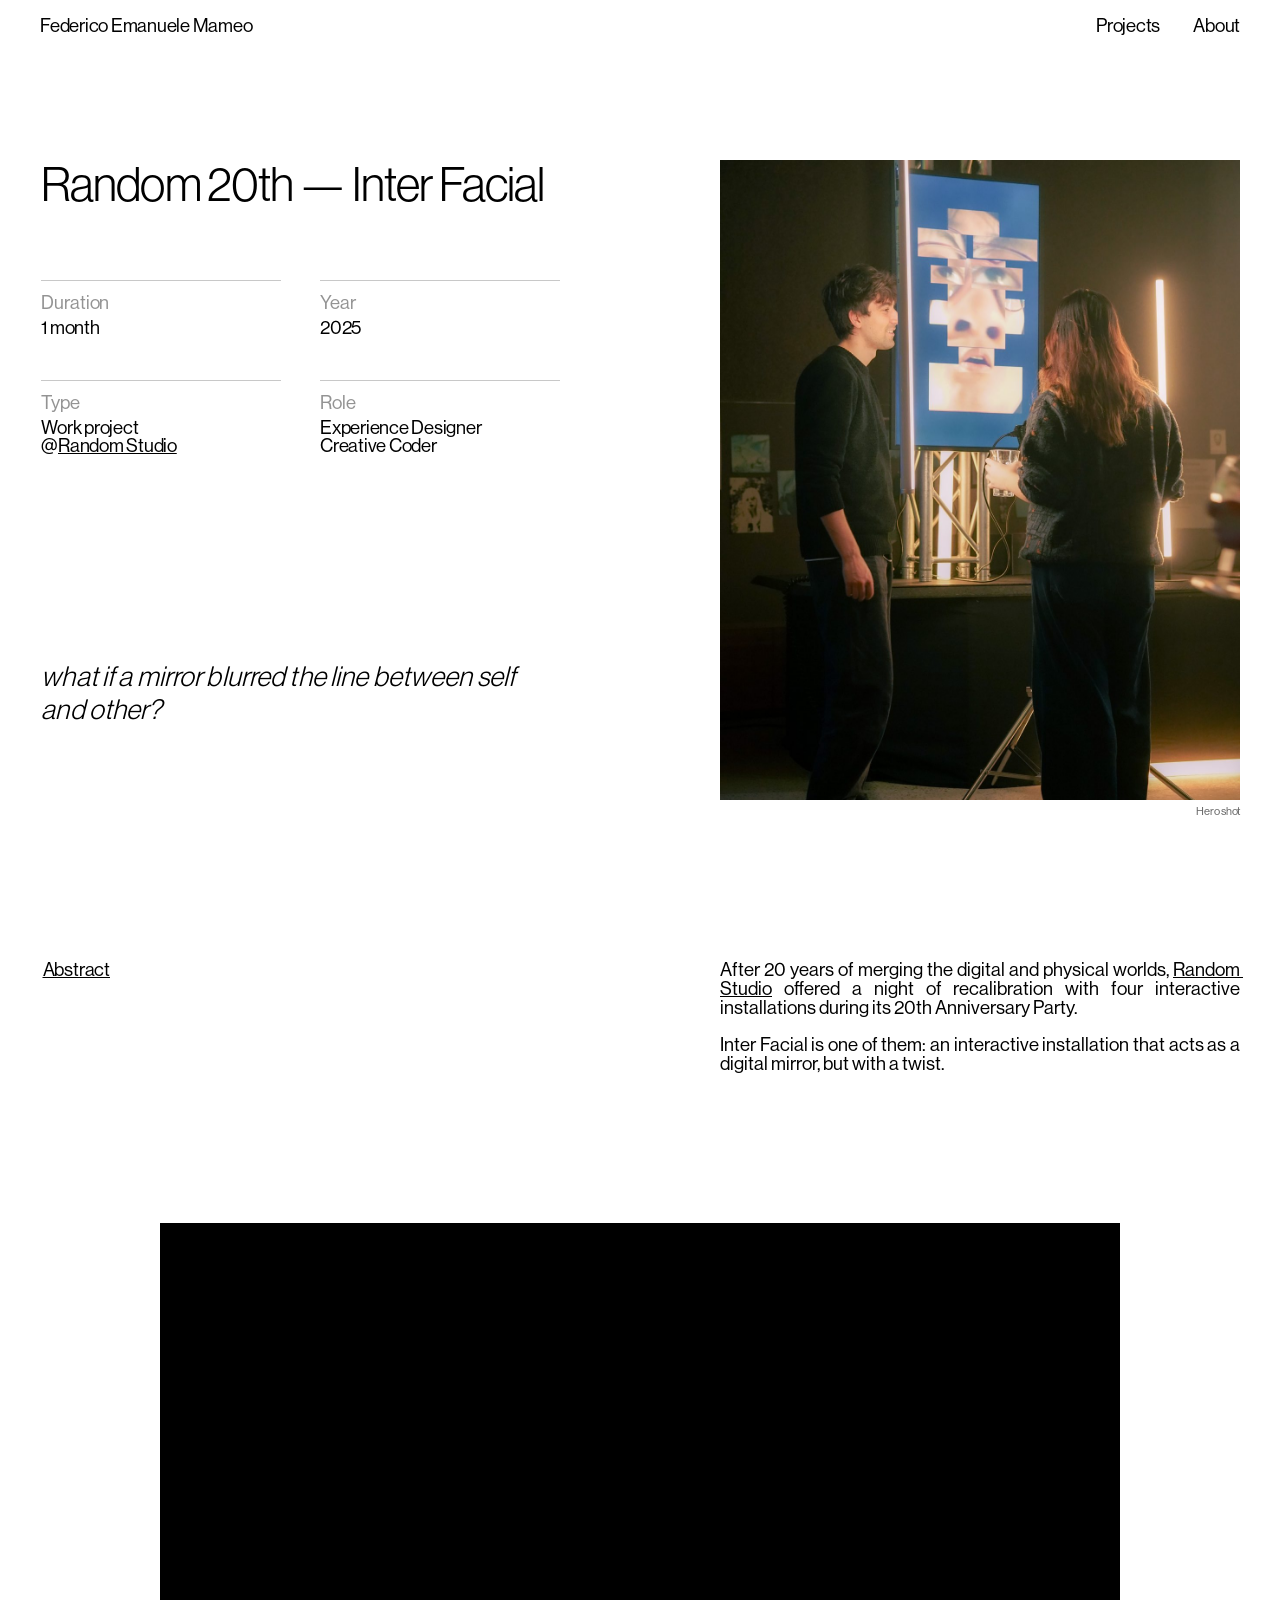
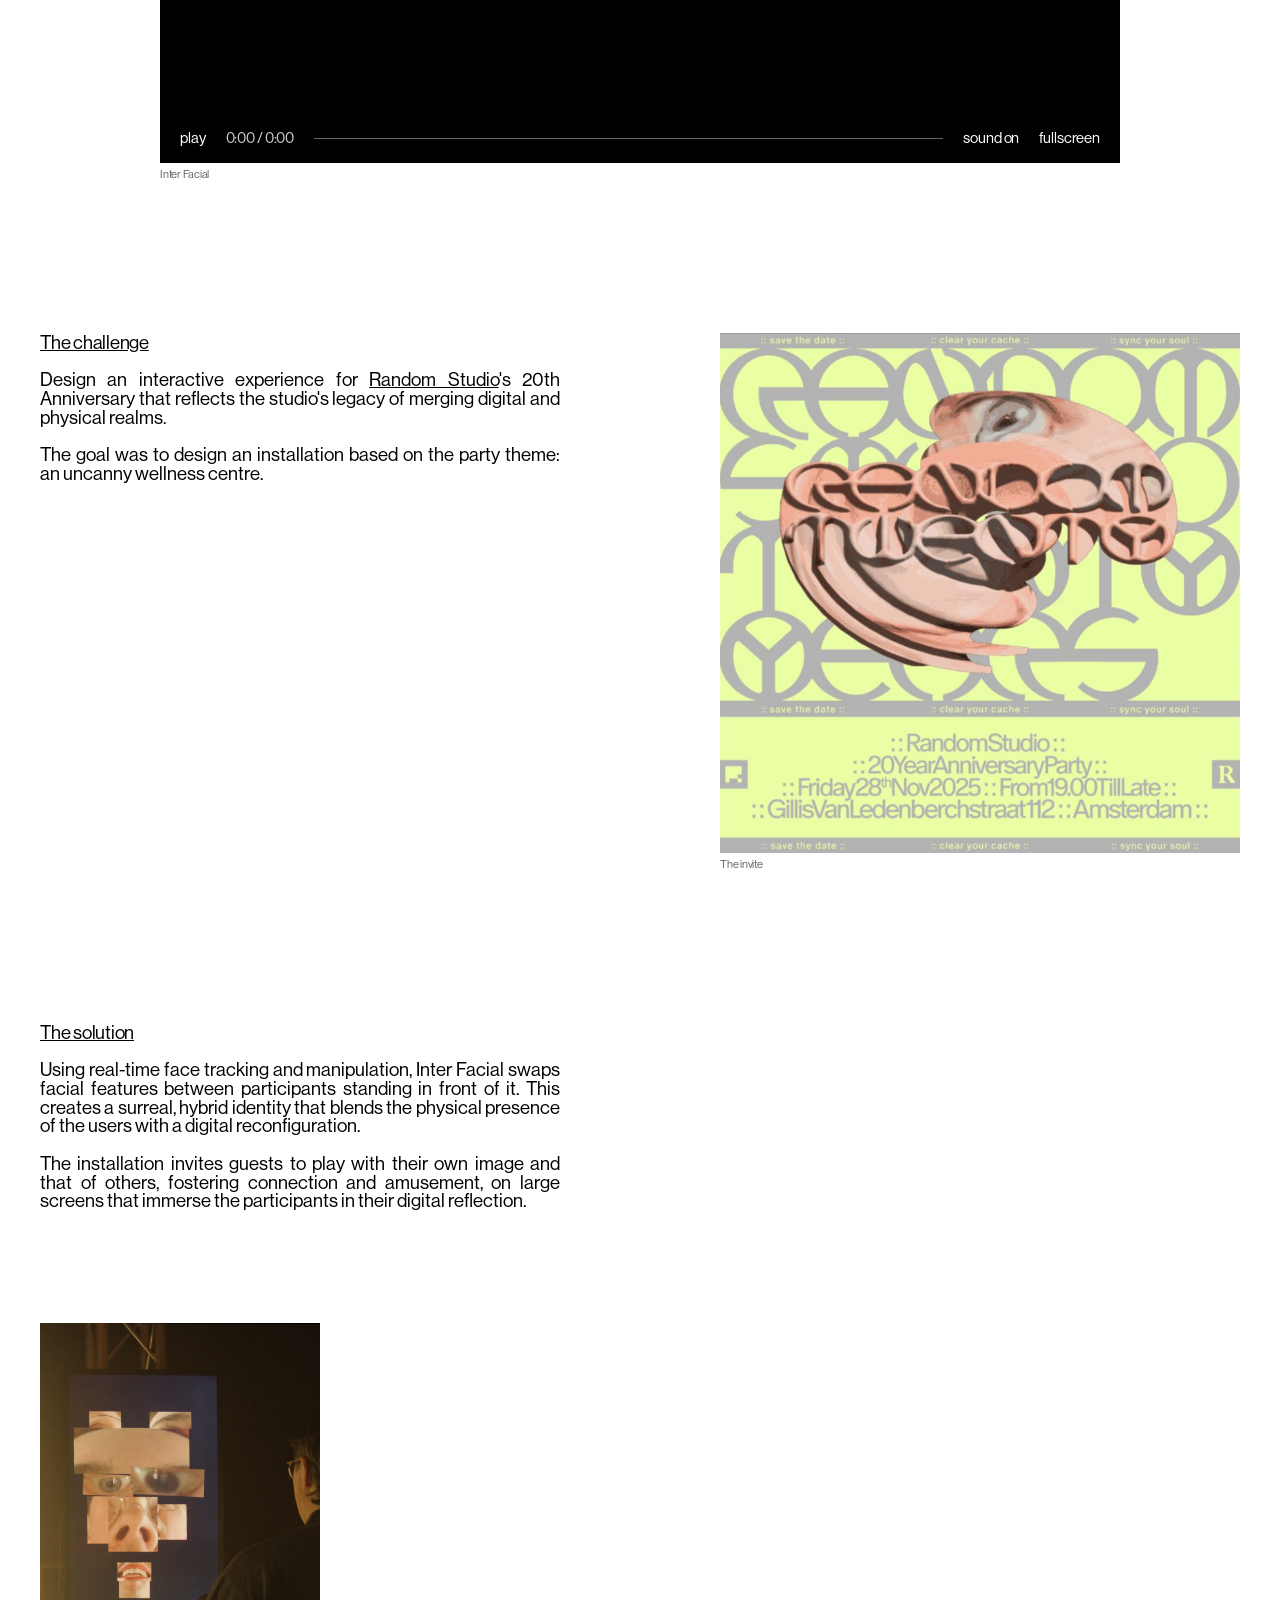
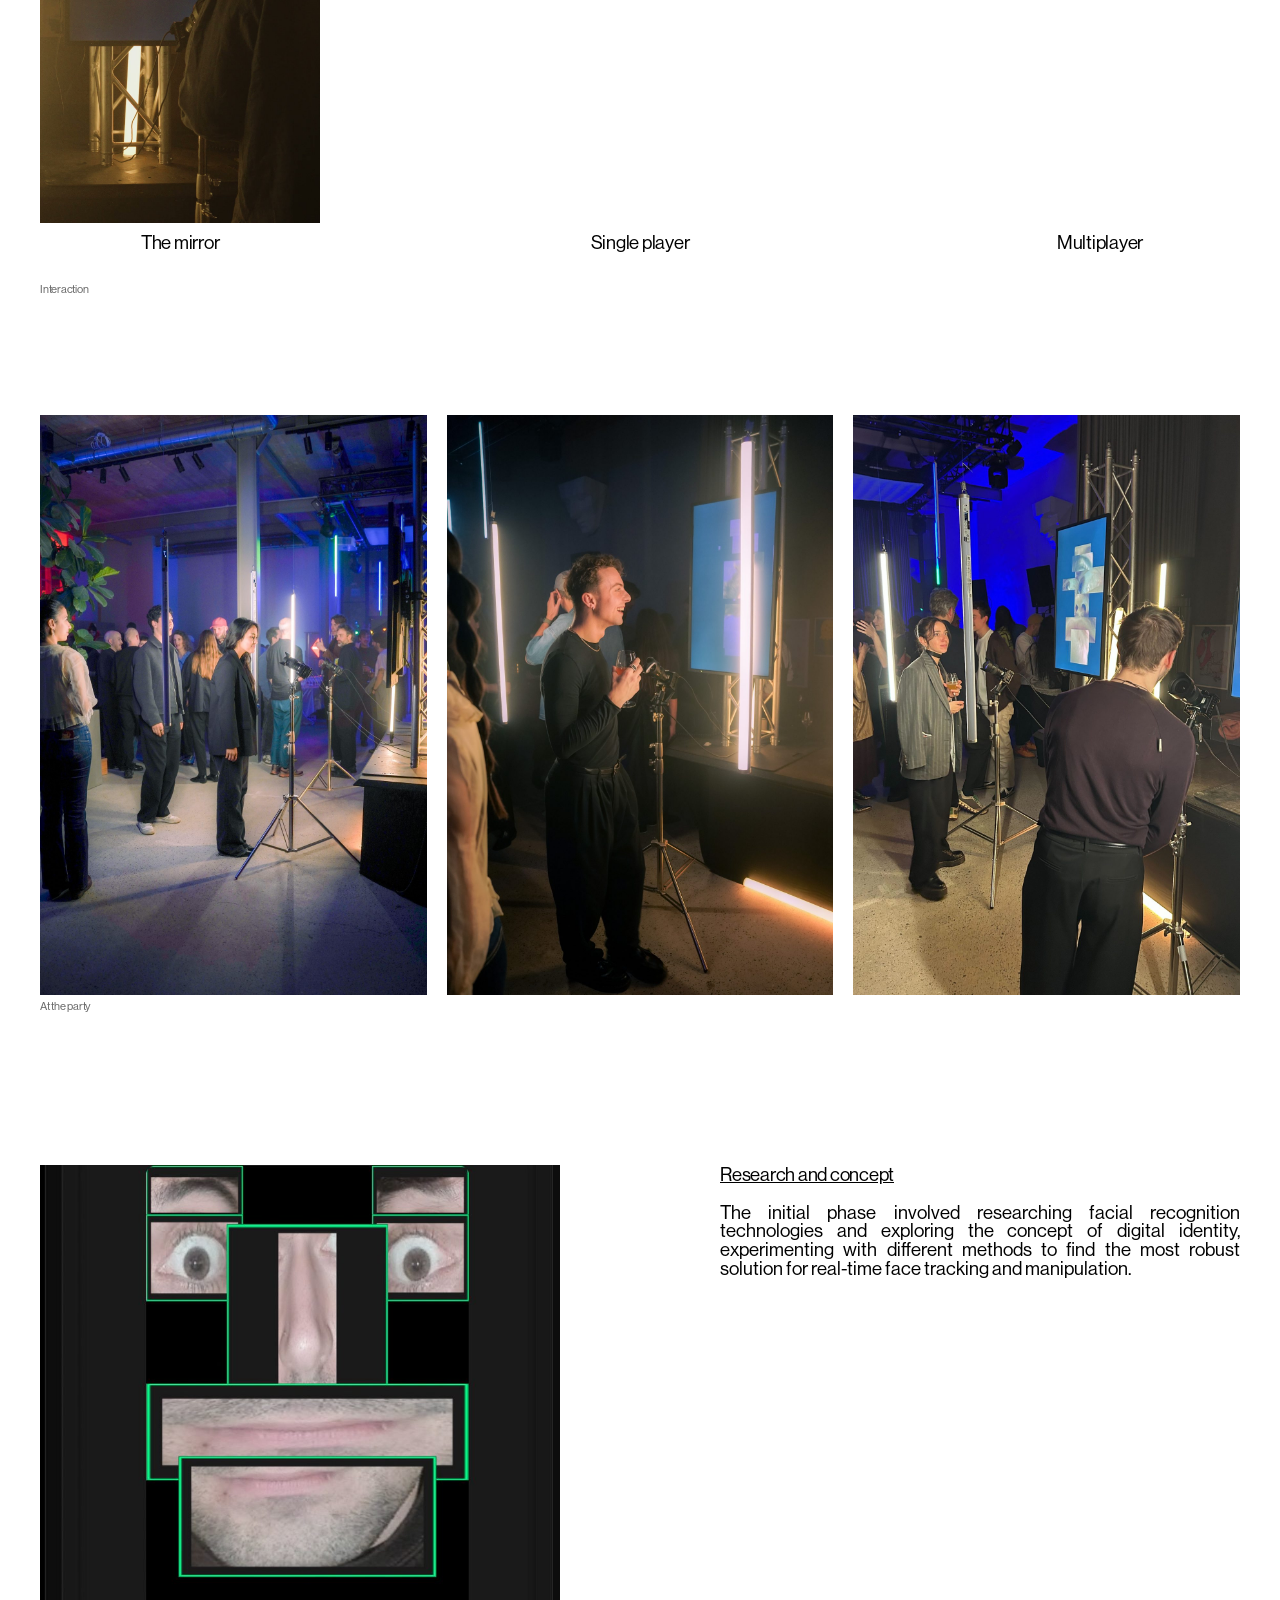
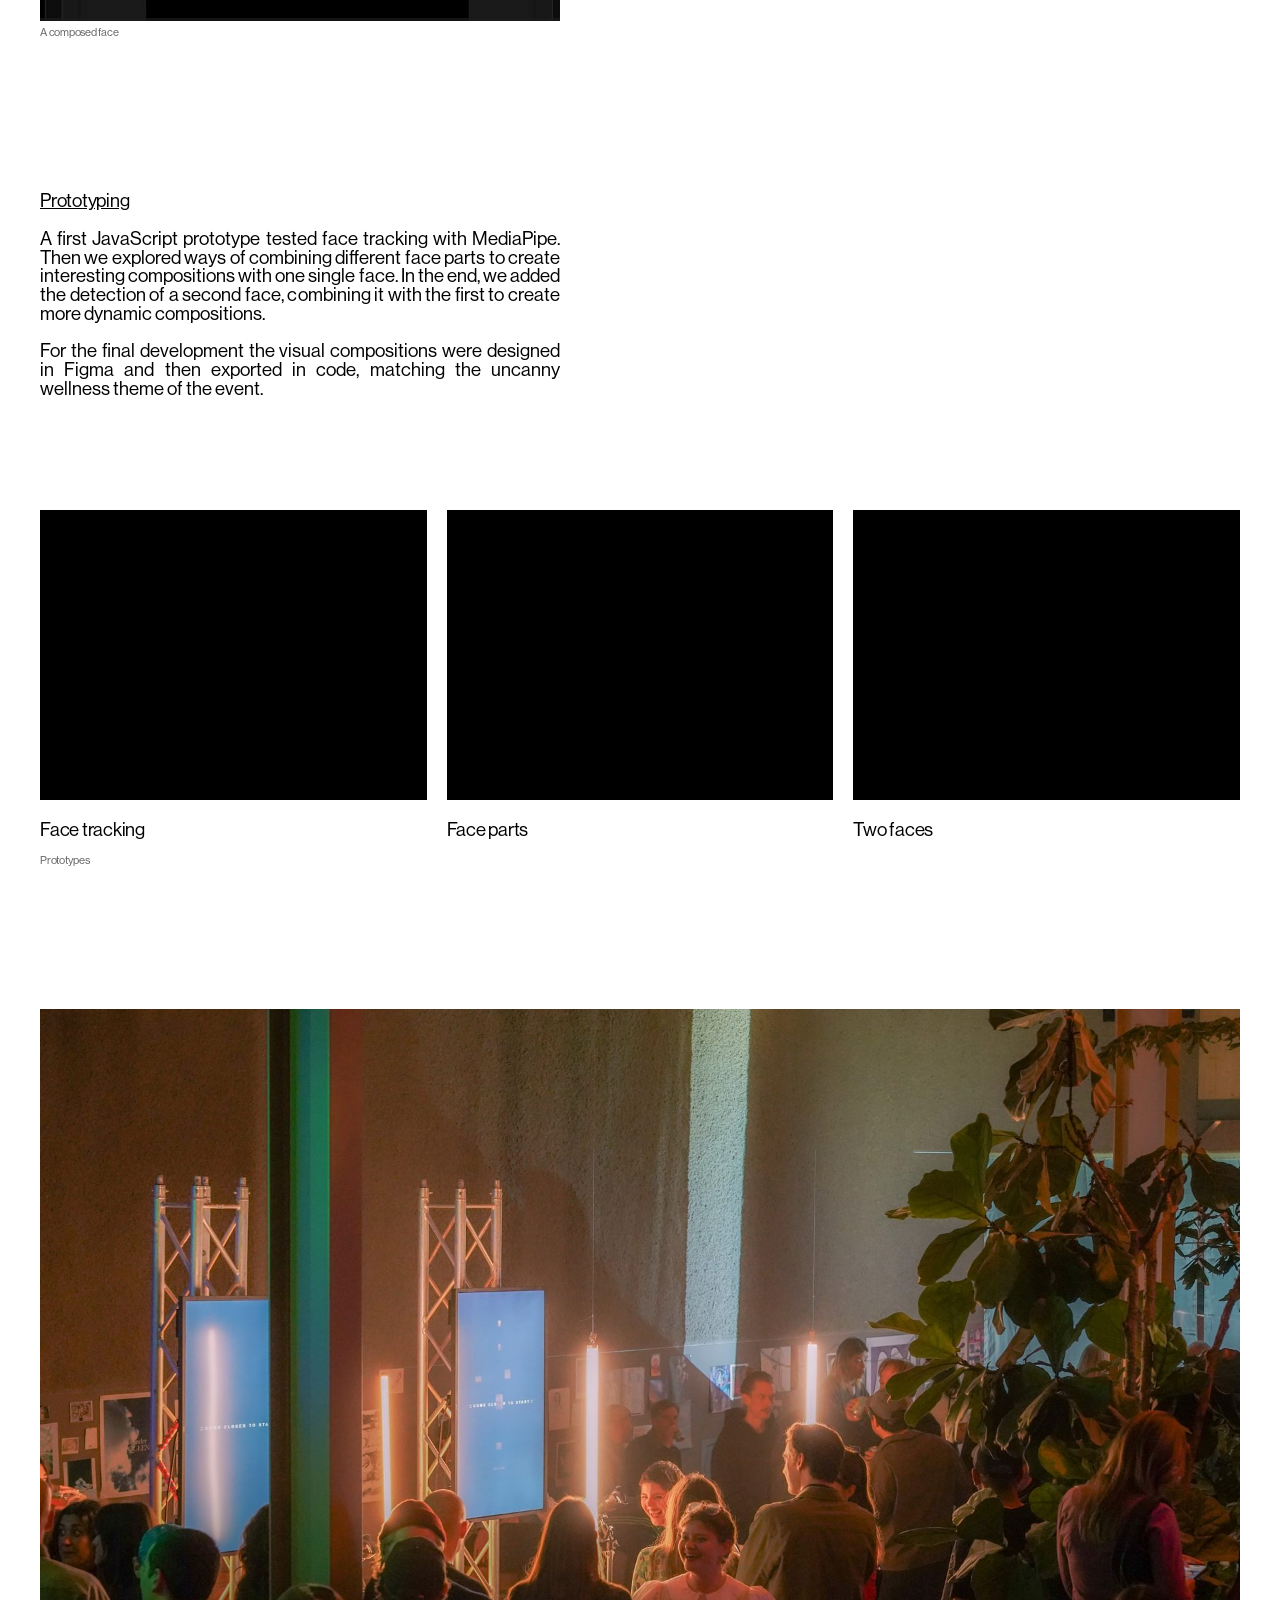
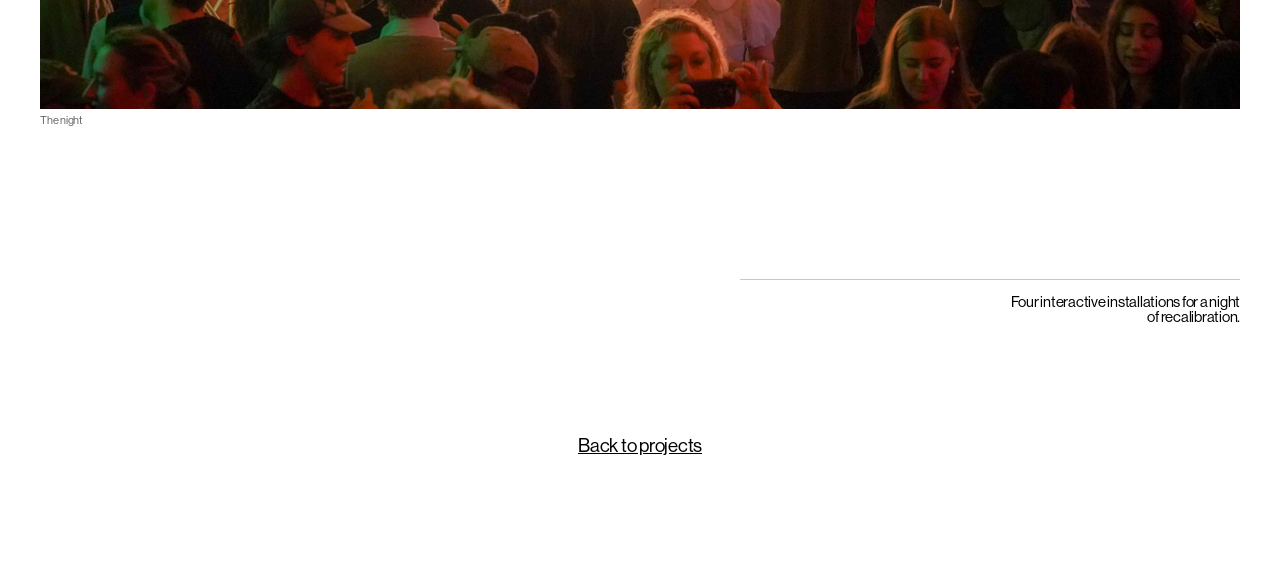
<file: random20th.html>
<!doctype html>
<html lang="it">
<head>
<meta charset="utf-8">
<meta name="viewport" content="width=device-width,initial-scale=1">
<link rel="icon" href="assets/favicon.svg" type="image/svg+xml">
<link rel="icon" href="assets/favicon.png" sizes="32x32" type="image/png">
<link rel="apple-touch-icon" href="assets/apple-touch-icon.png">
<title>Random 20th — Inter Facial | Federico Emanuele Mameo</title>
<meta name="description" content="interaction designer with a background in engineering, based in Italy">
<link rel="preconnect" href="https://fonts.googleapis.com">
<link rel="stylesheet" href="https://fonts.googleapis.com/css2?family=Inter:wght@300;400;500;600;700&family=IBM+Plex+Sans:wght@400;500&family=Roboto:wght@400;700&display=swap">
<link rel="stylesheet" href="assets/fonts.css">
<link rel="stylesheet" href="assets/site.css">

<style>body{background:#ffffff} .fm-media img,.fm-media video{pointer-events:none}</style>
</head>
<body>
<div id="mags"><article class="page page-with-fixeds-desktop" style="overflow: hidden; height: 5569px; width: 1024px; position: relative;">
    <div class="page-fixed-bg-container polyfill-sticky"><div class="rmwidget widget-background" style="background-color: #ffffff"></div></div>
    <div class="fixed-position-container polyfill-sticky"><div class="rmwidget widget-text-v3" data-id="698f68d94c2b4cb2434a32ac" style="left: 50%; top: 13px; width: 96px; height: 15px; margin-left: 384px; z-index: 420; zoom: 1;"><div class="css-tw1d2u"><div class="text-viewer"><h2 style="line-height:15px;font-family:custom_144973;font-weight:400;font-size:15px" class="view-mode unstyled paragraph-6e13dc88-fc4d-4ffc-9875-f620b8636e86 align-right"><span style="color:rgba(0, 0, 0, 1);font-weight:400;font-style:normal;font-family:custom_144973;letter-spacing:-0.2px;font-size:15px"><a role="link" tabindex="0" class="link-style-556b7520-7e21-46b8-963a-272b8ff2589f maglink" target="_self" href="about.html">About</a></span></h2></div></div></div><div class="rmwidget widget-text-v3" data-id="698f68d93547c228d3d0eb0a" style="left: 50%; top: 13px; width: 64px; height: 15px; margin-left: 352px; z-index: 421; zoom: 1;"><div class="css-tw1d2u"><div class="text-viewer"><h2 style="line-height:15px;font-family:custom_144973;font-weight:400;font-size:15px" class="view-mode unstyled paragraph-6e13dc88-fc4d-4ffc-9875-f620b8636e86 align-right"><span style="color:rgba(0, 0, 0, 1);font-weight:400;font-style:normal;font-family:custom_144973;letter-spacing:-0.2px;font-size:15px"><a role="link" tabindex="0" class="link-style-556b7520-7e21-46b8-963a-272b8ff2589f maglink" target="_self" href="archive.html">Projects</a></span></h2></div></div></div><div class="rmwidget widget-text-v3" data-id="698f68e90674124804c1fa79" style="left: 50%; top: 13px; width: 220px; height: 15px; margin-left: -480px; z-index: 422; zoom: 1;"><div class="css-tw1d2u"><div class="text-viewer"><h2 style="line-height:15px;font-family:custom_144973;font-weight:400;font-size:15px" class="view-mode unstyled paragraph-6e13dc88-fc4d-4ffc-9875-f620b8636e86 align-left"><span style="color:rgba(0, 0, 0, 1);font-weight:400;font-style:normal;font-family:custom_144973;letter-spacing:-0.2px;font-size:15px"><a role="link" tabindex="0" class="link-style-556b7520-7e21-46b8-963a-272b8ff2589f maglink" target="_self" href="index.html">Federico Emanuele Mameo</a></span></h2></div></div></div></div>
    
    <div class="content-scroll-wrapper has-vertical-scroll">
      <div class="content-bounds" style="width: 1024px; height: 5569px;">
        <div class="page-content-container" style="width: 1024px; height: 5569px; top: 0px; left: 0px; zoom: 1;"><div class="rmwidget widget-text-v3" data-id="fm-t-91" style="left: 33px; top: 128px; width: 600px; height: 38px; z-index: 300;"><div class="css-tw1d2u"><div class="text-viewer"><h2 style="line-height:38px;font-family:custom_144777;font-weight:300;font-size:38px" class="view-mode unstyled align-left"><span style="color:rgba(0, 0, 0, 1);font-weight:300;font-style:normal;font-family:custom_144777;font-size:38px;letter-spacing:-0.76px">Random 20th — Inter Facial</span></h2></div></div></div><div class="rmwidget widget-shape div-instead-of-svg" style="left: 33px; top: 224px; width: 192px; height: 1px; z-index: 300; background-color: rgba(200, 200, 200, 1); border-radius: 0px; box-sizing: border-box;"></div><div class="rmwidget widget-text-v3" data-id="fm-t-92" style="left: 33px; top: 234px; width: 192px; height: 15px; z-index: 300;"><div class="css-tw1d2u"><div class="text-viewer"><h2 style="line-height:15px;font-family:custom_144973;font-weight:400;font-size:15px" class="view-mode unstyled align-left"><span style="color:rgba(147, 147, 147, 1);font-weight:400;font-style:normal;font-family:custom_144973;font-size:15px;letter-spacing:-0.1px">Duration</span></h2></div></div></div><div class="rmwidget widget-text-v3" data-id="fm-t-93" style="left: 33px; top: 254px; width: 192px; height: 15px; z-index: 300;"><div class="css-tw1d2u"><div class="text-viewer"><h2 style="line-height:15px;font-family:custom_144973;font-weight:400;font-size:15px" class="view-mode unstyled align-left"><span style="color:rgba(0, 0, 0, 1);font-weight:400;font-style:normal;font-family:custom_144973;font-size:15px;letter-spacing:-0.2px">1 month</span></h2></div></div></div><div class="rmwidget widget-shape div-instead-of-svg" style="left: 256px; top: 224px; width: 192px; height: 1px; z-index: 300; background-color: rgba(200, 200, 200, 1); border-radius: 0px; box-sizing: border-box;"></div><div class="rmwidget widget-text-v3" data-id="fm-t-94" style="left: 256px; top: 234px; width: 192px; height: 15px; z-index: 300;"><div class="css-tw1d2u"><div class="text-viewer"><h2 style="line-height:15px;font-family:custom_144973;font-weight:400;font-size:15px" class="view-mode unstyled align-left"><span style="color:rgba(147, 147, 147, 1);font-weight:400;font-style:normal;font-family:custom_144973;font-size:15px;letter-spacing:-0.1px">Year</span></h2></div></div></div><div class="rmwidget widget-text-v3" data-id="fm-t-95" style="left: 256px; top: 254px; width: 192px; height: 15px; z-index: 300;"><div class="css-tw1d2u"><div class="text-viewer"><h2 style="line-height:15px;font-family:custom_144973;font-weight:400;font-size:15px" class="view-mode unstyled align-left"><span style="color:rgba(0, 0, 0, 1);font-weight:400;font-style:normal;font-family:custom_144973;font-size:15px;letter-spacing:-0.2px">2025</span></h2></div></div></div><div class="rmwidget widget-shape div-instead-of-svg" style="left: 33px; top: 304px; width: 192px; height: 1px; z-index: 300; background-color: rgba(200, 200, 200, 1); border-radius: 0px; box-sizing: border-box;"></div><div class="rmwidget widget-text-v3" data-id="fm-t-96" style="left: 33px; top: 314px; width: 192px; height: 15px; z-index: 300;"><div class="css-tw1d2u"><div class="text-viewer"><h2 style="line-height:15px;font-family:custom_144973;font-weight:400;font-size:15px" class="view-mode unstyled align-left"><span style="color:rgba(147, 147, 147, 1);font-weight:400;font-style:normal;font-family:custom_144973;font-size:15px;letter-spacing:-0.1px">Type</span></h2></div></div></div><div class="rmwidget widget-text-v3" data-id="fm-t-97" style="left: 33px; top: 334px; width: 192px; height: 15px; z-index: 300;"><div class="css-tw1d2u"><div class="text-viewer"><h2 style="line-height:15px;font-family:custom_144973;font-weight:400;font-size:15px" class="view-mode unstyled align-left"><span style="color:rgba(0, 0, 0, 1);font-weight:400;font-style:normal;font-family:custom_144973;font-size:15px;letter-spacing:-0.2px">Work project 
@<a class="text-link" href="https://random.studio" target="_blank" rel="noopener" style="color:inherit;text-decoration:underline">Random Studio</a></span></h2></div></div></div><div class="rmwidget widget-shape div-instead-of-svg" style="left: 256px; top: 304px; width: 192px; height: 1px; z-index: 300; background-color: rgba(200, 200, 200, 1); border-radius: 0px; box-sizing: border-box;"></div><div class="rmwidget widget-text-v3" data-id="fm-t-98" style="left: 256px; top: 314px; width: 192px; height: 15px; z-index: 300;"><div class="css-tw1d2u"><div class="text-viewer"><h2 style="line-height:15px;font-family:custom_144973;font-weight:400;font-size:15px" class="view-mode unstyled align-left"><span style="color:rgba(147, 147, 147, 1);font-weight:400;font-style:normal;font-family:custom_144973;font-size:15px;letter-spacing:-0.1px">Role</span></h2></div></div></div><div class="rmwidget widget-text-v3" data-id="fm-t-99" style="left: 256px; top: 334px; width: 192px; height: 30px; z-index: 300;"><div class="css-tw1d2u"><div class="text-viewer"><h2 style="line-height:15px;font-family:custom_144973;font-weight:400;font-size:15px" class="view-mode unstyled align-left"><span style="color:rgba(0, 0, 0, 1);font-weight:400;font-style:normal;font-family:custom_144973;font-size:15px;letter-spacing:-0.2px">Experience Designer
Creative Coder</span></h2></div></div></div><div class="rmwidget widget-text-v3" data-id="fm-t-100" style="left: 33px; top: 528px; width: 416px; height: 52px; z-index: 300;"><div class="css-tw1d2u"><div class="text-viewer"><h2 style="line-height:26px;font-family:custom_144777;font-weight:300;font-size:22px" class="view-mode unstyled align-left"><span style="color:rgba(0, 0, 0, 1);font-weight:300;font-style:italic;font-family:custom_144777;font-size:22px;letter-spacing:0.1px">what if a mirror blurred the line between self and other?</span></h2></div></div></div><div class="rmwidget widget-picture fm-media" style="left: 576px; top: 128px; width: 416px; height: 512px; z-index: 300;"><img src="media/random20th/uncanny_wellness_event_photos_08.jpg" alt="" style="width:100%;height:100%;object-fit:cover;display:block"></div><div class="rmwidget widget-text-v3" data-id="fm-t-101" style="left: 692px; top: 640px; width: 300px; height: 18px; z-index: 300;"><div class="css-tw1d2u"><div class="text-viewer"><h2 style="line-height:18px;font-family:custom_144973;font-weight:400;font-size:9px" class="view-mode unstyled align-right"><span style="color:rgba(104, 104, 104, 1);font-weight:400;font-style:normal;font-family:custom_144973;font-size:9px;letter-spacing:-0.2px">Hero shot</span></h2></div></div></div><div class="rmwidget widget-text-v3" data-id="fm-t-102" style="left: 34px; top: 768px; width: 414px; height: 15px; z-index: 300;"><div class="css-tw1d2u"><div class="text-viewer"><h2 style="line-height:15px;font-family:custom_144973;font-weight:400;font-size:15px" class="view-mode unstyled align-left"><span style="color:rgba(0, 0, 0, 1);font-weight:400;font-style:normal;text-decoration:underline;font-family:custom_144973;font-size:15px;letter-spacing:-0.15px">Abstract</span></h2></div></div></div><div class="rmwidget widget-text-v3" data-id="fm-t-103" style="left: 576px; top: 768px; width: 416px; height: 90px; z-index: 300;"><div class="css-tw1d2u"><div class="text-viewer"><h2 style="line-height:15px;font-family:custom_144973;font-weight:400;font-size:15px" class="view-mode unstyled align-justify"><span style="color:rgba(0, 0, 0, 1);font-weight:400;font-style:normal;font-family:custom_144973;font-size:15px;letter-spacing:0px">After 20 years of merging the digital and physical worlds, <a class="text-link" href="https://random.studio" target="_blank" rel="noopener" style="color:inherit;text-decoration:underline">Random Studio</a> offered a night of recalibration with four interactive installations during its 20th Anniversary Party.</span></h2><h2 style="line-height:15px;font-size:15px" class="view-mode unstyled"><span> </span></h2><h2 style="line-height:15px;font-family:custom_144973;font-weight:400;font-size:15px" class="view-mode unstyled align-justify"><span style="color:rgba(0, 0, 0, 1);font-weight:400;font-style:normal;font-family:custom_144973;font-size:15px;letter-spacing:0px">Inter Facial is one of them: an interactive installation that acts as a digital mirror, but with a twist.</span></h2></div></div></div><div class="rmwidget fm-media" data-controls data-audio style="left: 128.0px; top: 978px; width: 768px; height: 432px; z-index: 300;"><video src="media/random20th/16x9interfacial.mp4" muted autoplay loop playsinline style="width:100%;height:100%;object-fit:cover;display:block;background:#000"></video></div><div class="rmwidget widget-text-v3" data-id="fm-t-104" style="left: 128.0px; top: 1410px; width: 300px; height: 18px; z-index: 300;"><div class="css-tw1d2u"><div class="text-viewer"><h2 style="line-height:18px;font-family:custom_144973;font-weight:400;font-size:9px" class="view-mode unstyled align-left"><span style="color:rgba(104, 104, 104, 1);font-weight:400;font-style:normal;font-family:custom_144973;font-size:9px;letter-spacing:-0.2px">Inter Facial</span></h2></div></div></div><div class="rmwidget widget-text-v3" data-id="fm-t-105" style="left: 32px; top: 1546px; width: 416px; height: 15px; z-index: 300;"><div class="css-tw1d2u"><div class="text-viewer"><h2 style="line-height:15px;font-family:custom_144973;font-weight:400;font-size:15px" class="view-mode unstyled align-left"><span style="color:rgba(0, 0, 0, 1);font-weight:400;font-style:normal;text-decoration:underline;font-family:custom_144973;font-size:15px;letter-spacing:-0.2px">The challenge</span></h2></div></div></div><div class="rmwidget widget-text-v3" data-id="fm-t-106" style="left: 32px; top: 1576px; width: 416px; height: 90px; z-index: 300;"><div class="css-tw1d2u"><div class="text-viewer"><h2 style="line-height:15px;font-family:custom_144973;font-weight:400;font-size:15px" class="view-mode unstyled align-justify"><span style="color:rgba(0, 0, 0, 1);font-weight:400;font-style:normal;font-family:custom_144973;font-size:15px;letter-spacing:0px">Design an interactive experience for <a class="text-link" href="https://random.studio" target="_blank" rel="noopener" style="color:inherit;text-decoration:underline">Random Studio</a>&#x27;s 20th Anniversary that reflects the studio&#x27;s legacy of merging digital and physical realms.</span></h2><h2 style="line-height:15px;font-size:15px" class="view-mode unstyled"><span> </span></h2><h2 style="line-height:15px;font-family:custom_144973;font-weight:400;font-size:15px" class="view-mode unstyled align-justify"><span style="color:rgba(0, 0, 0, 1);font-weight:400;font-style:normal;font-family:custom_144973;font-size:15px;letter-spacing:0px">The goal was to design an installation based on the party theme: an uncanny wellness centre.</span></h2></div></div></div><div class="rmwidget widget-picture fm-media" style="left: 576px; top: 1546px; width: 416px; height: 416px; z-index: 300;"><img src="media/random20th/invite.jpg" alt="" style="width:100%;height:100%;object-fit:cover;display:block"></div><div class="rmwidget widget-text-v3" data-id="fm-t-107" style="left: 576px; top: 1962px; width: 300px; height: 18px; z-index: 300;"><div class="css-tw1d2u"><div class="text-viewer"><h2 style="line-height:18px;font-family:custom_144973;font-weight:400;font-size:9px" class="view-mode unstyled align-left"><span style="color:rgba(104, 104, 104, 1);font-weight:400;font-style:normal;font-family:custom_144973;font-size:9px;letter-spacing:-0.2px">The invite</span></h2></div></div></div><div class="rmwidget widget-text-v3" data-id="fm-t-108" style="left: 32px; top: 2098px; width: 416px; height: 15px; z-index: 300;"><div class="css-tw1d2u"><div class="text-viewer"><h2 style="line-height:15px;font-family:custom_144973;font-weight:400;font-size:15px" class="view-mode unstyled align-left"><span style="color:rgba(0, 0, 0, 1);font-weight:400;font-style:normal;text-decoration:underline;font-family:custom_144973;font-size:15px;letter-spacing:-0.2px">The solution</span></h2></div></div></div><div class="rmwidget widget-text-v3" data-id="fm-t-109" style="left: 32px; top: 2128px; width: 416px; height: 120px; z-index: 300;"><div class="css-tw1d2u"><div class="text-viewer"><h2 style="line-height:15px;font-family:custom_144973;font-weight:400;font-size:15px" class="view-mode unstyled align-justify"><span style="color:rgba(0, 0, 0, 1);font-weight:400;font-style:normal;font-family:custom_144973;font-size:15px;letter-spacing:0px">Using real-time face tracking and manipulation, Inter Facial swaps facial features between participants standing in front of it. This creates a surreal, hybrid identity that blends the physical presence of the users with a digital reconfiguration.</span></h2><h2 style="line-height:15px;font-size:15px" class="view-mode unstyled"><span> </span></h2><h2 style="line-height:15px;font-family:custom_144973;font-weight:400;font-size:15px" class="view-mode unstyled align-justify"><span style="color:rgba(0, 0, 0, 1);font-weight:400;font-style:normal;font-family:custom_144973;font-size:15px;letter-spacing:0px">The installation invites guests to play with their own image and that of others, fostering connection and amusement, on large screens that immerse the participants in their digital reflection.</span></h2></div></div></div><div class="rmwidget widget-picture fm-media" style="left: 32px; top: 2338px; width: 224px; height: 400px; z-index: 300;"><img src="media/random20th/9x16interfacial_frame.jpg" alt="" style="width:100%;height:100%;object-fit:cover;display:block;background:transparent"></div><div class="rmwidget widget-text-v3" data-id="fm-t-110" style="left: 32px; top: 2746px; width: 224px; height: 15px; z-index: 300;"><div class="css-tw1d2u"><div class="text-viewer"><h2 style="line-height:15px;font-family:custom_144973;font-weight:400;font-size:15px" class="view-mode unstyled align-center"><span style="color:rgba(0, 0, 0, 1);font-weight:400;font-style:normal;font-family:custom_144973;font-size:15px;letter-spacing:-0.2px">The mirror</span></h2></div></div></div><div class="rmwidget fm-media" style="left: 400px; top: 2338px; width: 224px; height: 400px; z-index: 300;"><video src="media/random20th/img_8485.mp4" muted autoplay loop playsinline style="width:100%;height:100%;object-fit:cover;display:block;background:#fff"></video></div><div class="rmwidget widget-text-v3" data-id="fm-t-111" style="left: 400px; top: 2746px; width: 224px; height: 15px; z-index: 300;"><div class="css-tw1d2u"><div class="text-viewer"><h2 style="line-height:15px;font-family:custom_144973;font-weight:400;font-size:15px" class="view-mode unstyled align-center"><span style="color:rgba(0, 0, 0, 1);font-weight:400;font-style:normal;font-family:custom_144973;font-size:15px;letter-spacing:-0.2px">Single player</span></h2></div></div></div><div class="rmwidget fm-media" style="left: 768px; top: 2338px; width: 224px; height: 400px; z-index: 300;"><video src="media/random20th/img_8699.mp4" muted autoplay loop playsinline style="width:100%;height:100%;object-fit:cover;display:block;background:#fff"></video></div><div class="rmwidget widget-text-v3" data-id="fm-t-112" style="left: 768px; top: 2746px; width: 224px; height: 15px; z-index: 300;"><div class="css-tw1d2u"><div class="text-viewer"><h2 style="line-height:15px;font-family:custom_144973;font-weight:400;font-size:15px" class="view-mode unstyled align-center"><span style="color:rgba(0, 0, 0, 1);font-weight:400;font-style:normal;font-family:custom_144973;font-size:15px;letter-spacing:-0.2px">Multiplayer</span></h2></div></div></div><div class="rmwidget widget-text-v3" data-id="fm-t-113" style="left: 32px; top: 2782px; width: 300px; height: 18px; z-index: 300;"><div class="css-tw1d2u"><div class="text-viewer"><h2 style="line-height:18px;font-family:custom_144973;font-weight:400;font-size:9px" class="view-mode unstyled align-left"><span style="color:rgba(104, 104, 104, 1);font-weight:400;font-style:normal;font-family:custom_144973;font-size:9px;letter-spacing:-0.2px">Interaction</span></h2></div></div></div><div class="rmwidget widget-picture fm-media" style="left: 32.0px; top: 2892px; width: 309.3333333333333px; height: 464px; z-index: 300;"><img src="media/random20th/uncanny_wellness_event_photos_22.jpg" alt="" style="width:100%;height:100%;object-fit:cover;display:block"></div><div class="rmwidget widget-picture fm-media" style="left: 357.33px; top: 2892px; width: 309.3333333333333px; height: 464px; z-index: 300;"><img src="media/random20th/uncanny_wellness_event_photos_43.jpg" alt="" style="width:100%;height:100%;object-fit:cover;display:block"></div><div class="rmwidget widget-picture fm-media" style="left: 682.67px; top: 2892px; width: 309.3333333333333px; height: 464px; z-index: 300;"><img src="media/random20th/img_8704.jpg" alt="" style="width:100%;height:100%;object-fit:cover;display:block"></div><div class="rmwidget widget-text-v3" data-id="fm-t-114" style="left: 32px; top: 3356px; width: 300px; height: 18px; z-index: 300;"><div class="css-tw1d2u"><div class="text-viewer"><h2 style="line-height:18px;font-family:custom_144973;font-weight:400;font-size:9px" class="view-mode unstyled align-left"><span style="color:rgba(104, 104, 104, 1);font-weight:400;font-style:normal;font-family:custom_144973;font-size:9px;letter-spacing:-0.2px">At the party</span></h2></div></div></div><div class="rmwidget widget-text-v3" data-id="fm-t-115" style="left: 576px; top: 3492px; width: 416px; height: 15px; z-index: 300;"><div class="css-tw1d2u"><div class="text-viewer"><h2 style="line-height:15px;font-family:custom_144973;font-weight:400;font-size:15px" class="view-mode unstyled align-left"><span style="color:rgba(0, 0, 0, 1);font-weight:400;font-style:normal;text-decoration:underline;font-family:custom_144973;font-size:15px;letter-spacing:-0.2px">Research and concept</span></h2></div></div></div><div class="rmwidget widget-text-v3" data-id="fm-t-116" style="left: 576px; top: 3522px; width: 416px; height: 60px; z-index: 300;"><div class="css-tw1d2u"><div class="text-viewer"><h2 style="line-height:15px;font-family:custom_144973;font-weight:400;font-size:15px" class="view-mode unstyled align-justify"><span style="color:rgba(0, 0, 0, 1);font-weight:400;font-style:normal;font-family:custom_144973;font-size:15px;letter-spacing:0px">The initial phase involved researching facial recognition technologies and exploring the concept of digital identity, experimenting with different methods to find the most robust solution for real-time face tracking and manipulation.</span></h2></div></div></div><div class="rmwidget widget-picture fm-media" style="left: 32px; top: 3492px; width: 416px; height: 365px; z-index: 300;"><img src="media/random20th/face_composed.jpg" alt="" style="width:100%;height:100%;object-fit:contain;display:block;background:#000"></div><div class="rmwidget widget-text-v3" data-id="fm-t-117" style="left: 32px; top: 3857px; width: 300px; height: 18px; z-index: 300;"><div class="css-tw1d2u"><div class="text-viewer"><h2 style="line-height:18px;font-family:custom_144973;font-weight:400;font-size:9px" class="view-mode unstyled align-left"><span style="color:rgba(104, 104, 104, 1);font-weight:400;font-style:normal;font-family:custom_144973;font-size:9px;letter-spacing:-0.2px">A composed face</span></h2></div></div></div><div class="rmwidget widget-text-v3" data-id="fm-t-118" style="left: 32px; top: 3993px; width: 416px; height: 15px; z-index: 300;"><div class="css-tw1d2u"><div class="text-viewer"><h2 style="line-height:15px;font-family:custom_144973;font-weight:400;font-size:15px" class="view-mode unstyled align-left"><span style="color:rgba(0, 0, 0, 1);font-weight:400;font-style:normal;text-decoration:underline;font-family:custom_144973;font-size:15px;letter-spacing:-0.2px">Prototyping</span></h2></div></div></div><div class="rmwidget widget-text-v3" data-id="fm-t-119" style="left: 32px; top: 4023px; width: 416px; height: 135px; z-index: 300;"><div class="css-tw1d2u"><div class="text-viewer"><h2 style="line-height:15px;font-family:custom_144973;font-weight:400;font-size:15px" class="view-mode unstyled align-justify"><span style="color:rgba(0, 0, 0, 1);font-weight:400;font-style:normal;font-family:custom_144973;font-size:15px;letter-spacing:0px">A first JavaScript prototype tested face tracking with MediaPipe. Then we explored ways of combining different face parts to create interesting compositions with one single face. In the end, we added the detection of a second face, combining it with the first to create more dynamic compositions.</span></h2><h2 style="line-height:15px;font-size:15px" class="view-mode unstyled"><span> </span></h2><h2 style="line-height:15px;font-family:custom_144973;font-weight:400;font-size:15px" class="view-mode unstyled align-justify"><span style="color:rgba(0, 0, 0, 1);font-weight:400;font-style:normal;font-family:custom_144973;font-size:15px;letter-spacing:0px">For the final development the visual compositions were designed in Figma and then exported in code, matching the uncanny wellness theme of the event.</span></h2></div></div></div><div class="rmwidget fm-media" style="left: 32.0px; top: 4248px; width: 309.3333333333333px; height: 232px; z-index: 300;"><video src="media/random20th/mediapipe.mp4" muted autoplay loop playsinline style="width:100%;height:100%;object-fit:contain;display:block;background:#000"></video></div><div class="rmwidget widget-text-v3" data-id="fm-t-120" style="left: 32.0px; top: 4496px; width: 309.3333333333333px; height: 15px; z-index: 300;"><div class="css-tw1d2u"><div class="text-viewer"><h2 style="line-height:15px;font-family:custom_144973;font-weight:400;font-size:15px" class="view-mode unstyled align-left"><span style="color:rgba(0, 0, 0, 1);font-weight:400;font-style:normal;font-family:custom_144973;font-size:15px;letter-spacing:-0.2px">Face tracking</span></h2></div></div></div><div class="rmwidget fm-media" style="left: 357.33px; top: 4248px; width: 309.3333333333333px; height: 232px; z-index: 300;"><video src="media/random20th/face_parts.mp4" muted autoplay loop playsinline style="width:100%;height:100%;object-fit:contain;display:block;background:#000"></video></div><div class="rmwidget widget-text-v3" data-id="fm-t-121" style="left: 357.33px; top: 4496px; width: 309.3333333333333px; height: 15px; z-index: 300;"><div class="css-tw1d2u"><div class="text-viewer"><h2 style="line-height:15px;font-family:custom_144973;font-weight:400;font-size:15px" class="view-mode unstyled align-left"><span style="color:rgba(0, 0, 0, 1);font-weight:400;font-style:normal;font-family:custom_144973;font-size:15px;letter-spacing:-0.2px">Face parts</span></h2></div></div></div><div class="rmwidget fm-media" style="left: 682.67px; top: 4248px; width: 309.3333333333333px; height: 232px; z-index: 300;"><video src="media/random20th/two_faces.mp4" muted autoplay loop playsinline style="width:100%;height:100%;object-fit:contain;display:block;background:#000"></video></div><div class="rmwidget widget-text-v3" data-id="fm-t-122" style="left: 682.67px; top: 4496px; width: 309.3333333333333px; height: 15px; z-index: 300;"><div class="css-tw1d2u"><div class="text-viewer"><h2 style="line-height:15px;font-family:custom_144973;font-weight:400;font-size:15px" class="view-mode unstyled align-left"><span style="color:rgba(0, 0, 0, 1);font-weight:400;font-style:normal;font-family:custom_144973;font-size:15px;letter-spacing:-0.2px">Two faces</span></h2></div></div></div><div class="rmwidget widget-text-v3" data-id="fm-t-123" style="left: 32px; top: 4519px; width: 300px; height: 18px; z-index: 300;"><div class="css-tw1d2u"><div class="text-viewer"><h2 style="line-height:18px;font-family:custom_144973;font-weight:400;font-size:9px" class="view-mode unstyled align-left"><span style="color:rgba(104, 104, 104, 1);font-weight:400;font-style:normal;font-family:custom_144973;font-size:9px;letter-spacing:-0.2px">Prototypes</span></h2></div></div></div><div class="rmwidget widget-picture fm-media" style="left: 32.0px; top: 4647px; width: 960px; height: 560px; z-index: 300;"><img src="media/random20th/uncanny_wellness_event_photos_31_2.jpg" alt="" style="width:100%;height:100%;object-fit:cover;display:block"></div><div class="rmwidget widget-text-v3" data-id="fm-t-124" style="left: 32.0px; top: 5207px; width: 300px; height: 18px; z-index: 300;"><div class="css-tw1d2u"><div class="text-viewer"><h2 style="line-height:18px;font-family:custom_144973;font-weight:400;font-size:9px" class="view-mode unstyled align-left"><span style="color:rgba(104, 104, 104, 1);font-weight:400;font-style:normal;font-family:custom_144973;font-size:9px;letter-spacing:-0.2px">The night</span></h2></div></div></div><div class="rmwidget widget-shape div-instead-of-svg" style="left: 592px; top: 5343px; width: 400px; height: 1px; z-index: 300; background-color: rgba(200, 200, 200, 1); border-radius: 0px; box-sizing: border-box;"></div><div class="rmwidget widget-text-v3" data-id="fm-t-125" style="left: 808px; top: 5355px; width: 184px; height: 24px; z-index: 300;"><div class="css-tw1d2u"><div class="text-viewer"><h2 style="line-height:12px;font-family:custom_144973;font-weight:400;font-size:12px" class="view-mode unstyled align-right"><span style="color:rgba(0, 0, 0, 1);font-weight:400;font-style:normal;font-family:custom_144973;font-size:12px;letter-spacing:-0.2px">Four interactive installations for a night of recalibration.</span></h2></div></div></div><div class="rmwidget widget-text-v3" style="left: 32px; top: 5469px; width: 960px; height: 15px; z-index: 353;"><div class="css-tw1d2u"><div class="text-viewer"><h2 style="line-height:15px;font-family:custom_144973;font-weight:400;font-size:15px" class="view-mode unstyled align-center"><span style="color:rgba(0, 0, 0, 1);font-weight:400;font-style:normal;font-family:custom_144973;font-size:15px;letter-spacing:-0.2px"><a class="text-link" href="archive.html" target="_self" style="color:inherit;text-decoration:underline">Back to projects</a></span></h2></div></div></div></div>
      </div>
    </div>
  </article></div><div id="text-global-styles"><style class=""> .align-left { text-align: left !important; } .align-center { text-align: center !important; } .align-right { text-align: right !important; } .align-justify { text-align: justify !important; } .unordered-list-item { padding: 0; margin: 0; list-style-type: none; } .unordered-list-item div[data-offset-key]:before, .unordered-list-item > li:before { white-space: nowrap; content: "•\00a0"; } .ordered-list-item { padding: 0; margin: 0; list-style-type: none; } .ordered-list-item div[data-offset-key]:before, .ordered-list-item > li:before { white-space: nowrap; counter-increment: ordered-key; content: counter(ordered-key)"."; } .link-1 { text-decoration: none; padding-bottom: 1px; background: linear-gradient(to right, rgba(0, 128, 255, 1) 0%, rgba(0, 128, 255, 1) 100%) 0 100%/1px 1px repeat-x; color: rgba(0, 128, 255, 1); } .link-1 * { color: rgba(0, 128, 255, 1); } .link-1 .hover, .link-1:hover { text-decoration: none; padding-bottom: 1px; background: none; color: rgba(0, 128, 255, 1) !important; } .link-1 .hover *, .link-1:hover * { color: rgba(0, 128, 255, 1) !important; } .link-1.current { text-decoration: none; padding-bottom: 1px; background: none; color: rgba(0, 128, 255, 1); } .link-1.current * { color: rgba(0, 128, 255, 1); } .link-style-778b75b4-ac06-453a-ae27-c82a6fe9bac0 { text-decoration: none; padding-bottom: 1px; background: none; color: rgba(142, 142, 142, 1); } .link-style-778b75b4-ac06-453a-ae27-c82a6fe9bac0 * { color: rgba(142, 142, 142, 1); } .link-style-778b75b4-ac06-453a-ae27-c82a6fe9bac0 .hover, .link-style-778b75b4-ac06-453a-ae27-c82a6fe9bac0:hover { text-decoration: none; padding-bottom: 1px; background: linear-gradient(to right, rgba(0, 0, 0, 1) 0%, rgba(0, 0, 0, 1) 100%) 0 100%/1px 1px repeat-x; color: rgba(0, 0, 0, 0.8) !important; } .link-style-778b75b4-ac06-453a-ae27-c82a6fe9bac0 .hover *, .link-style-778b75b4-ac06-453a-ae27-c82a6fe9bac0:hover * { color: rgba(0, 0, 0, 0.8) !important; } .link-style-778b75b4-ac06-453a-ae27-c82a6fe9bac0.current { text-decoration: none; padding-bottom: 1px; background: linear-gradient(to right, rgba(0, 0, 0, 1) 0%, rgba(0, 0, 0, 1) 100%) 0 100%/1px 1px repeat-x; color: rgba(0, 0, 0, 1); } .link-style-778b75b4-ac06-453a-ae27-c82a6fe9bac0.current * { color: rgba(0, 0, 0, 1); } .link-style-556b7520-7e21-46b8-963a-272b8ff2589f { text-decoration: none; padding-bottom: 1px; background: none; color: rgba(0, 0, 0, 1); } .link-style-556b7520-7e21-46b8-963a-272b8ff2589f * { color: rgba(0, 0, 0, 1); } .link-style-556b7520-7e21-46b8-963a-272b8ff2589f .hover, .link-style-556b7520-7e21-46b8-963a-272b8ff2589f:hover { text-decoration: none; padding-bottom: 1px; background: none; color: rgba(157, 157, 157, 1) !important; } .link-style-556b7520-7e21-46b8-963a-272b8ff2589f .hover *, .link-style-556b7520-7e21-46b8-963a-272b8ff2589f:hover * { color: rgba(157, 157, 157, 1) !important; } .link-style-556b7520-7e21-46b8-963a-272b8ff2589f.current { text-decoration: none; padding-bottom: 1px; background: none; color: rgba(0, 0, 0, 1); } .link-style-556b7520-7e21-46b8-963a-272b8ff2589f.current * { color: rgba(0, 0, 0, 1); } .link-style-7dd228ea-1e3b-4cc7-8f94-393ffabb5e12 { text-decoration: none; padding-bottom: 1px; background: none; color: rgba(0, 0, 0, 1); } .link-style-7dd228ea-1e3b-4cc7-8f94-393ffabb5e12 * { color: rgba(0, 0, 0, 1); } .link-style-7dd228ea-1e3b-4cc7-8f94-393ffabb5e12 .hover, .link-style-7dd228ea-1e3b-4cc7-8f94-393ffabb5e12:hover { text-decoration: none; padding-bottom: 2px; background: linear-gradient(to right, rgba(0, 0, 0, 1) 0%, rgba(0, 0, 0, 1) 100%) 0 100%/1px 1px repeat-x; color: rgba(0, 0, 0, 0.8) !important; } .link-style-7dd228ea-1e3b-4cc7-8f94-393ffabb5e12 .hover *, .link-style-7dd228ea-1e3b-4cc7-8f94-393ffabb5e12:hover * { color: rgba(0, 0, 0, 0.8) !important; } .link-style-7dd228ea-1e3b-4cc7-8f94-393ffabb5e12.current { text-decoration: none; padding-bottom: 1px; background: linear-gradient(to right, rgba(0, 0, 0, 1) 0%, rgba(0, 0, 0, 1) 100%) 0 100%/1px 1px repeat-x; color: rgba(0, 0, 0, 1); } .link-style-7dd228ea-1e3b-4cc7-8f94-393ffabb5e12.current * { color: rgba(0, 0, 0, 1); } .link-style-028c5e25-8940-47a0-add1-3b72ab9b7b80 { text-decoration: none; padding-bottom: 1px; background: none; color: rgba(0, 0, 0, 1); } .link-style-028c5e25-8940-47a0-add1-3b72ab9b7b80 * { color: rgba(0, 0, 0, 1); } .link-style-028c5e25-8940-47a0-add1-3b72ab9b7b80 .hover, .link-style-028c5e25-8940-47a0-add1-3b72ab9b7b80:hover { text-decoration: none; padding-bottom: 1px; background: none; color: rgba(255, 255, 255, 0.8) !important; } .link-style-028c5e25-8940-47a0-add1-3b72ab9b7b80 .hover *, .link-style-028c5e25-8940-47a0-add1-3b72ab9b7b80:hover * { color: rgba(255, 255, 255, 0.8) !important; } .link-style-028c5e25-8940-47a0-add1-3b72ab9b7b80.current { text-decoration: none; padding-bottom: 1px; background: linear-gradient(to right, rgba(0, 0, 0, 1) 0%, rgba(0, 0, 0, 1) 100%) 0 100%/1px 1px repeat-x; color: rgba(0, 0, 0, 1); } .link-style-028c5e25-8940-47a0-add1-3b72ab9b7b80.current * { color: rgba(0, 0, 0, 1); } .link-style-81c8315b-255d-49b5-afa0-a594db3491b1 { text-decoration: none; padding-bottom: 1px; background: none; color: rgba(0, 0, 0, 1); } .link-style-81c8315b-255d-49b5-afa0-a594db3491b1 * { color: rgba(0, 0, 0, 1); } .link-style-81c8315b-255d-49b5-afa0-a594db3491b1 .hover, .link-style-81c8315b-255d-49b5-afa0-a594db3491b1:hover { text-decoration: none; padding-bottom: 1px; background: none; color: rgba(0, 0, 0, 1) !important; } .link-style-81c8315b-255d-49b5-afa0-a594db3491b1 .hover *, .link-style-81c8315b-255d-49b5-afa0-a594db3491b1:hover * { color: rgba(0, 0, 0, 1) !important; } .link-style-81c8315b-255d-49b5-afa0-a594db3491b1.current { text-decoration: none; padding-bottom: 1px; background: linear-gradient(to right, rgba(0, 0, 0, 1) 0%, rgba(0, 0, 0, 1) 100%) 0 100%/1px 1px repeat-x; color: rgba(0, 0, 0, 1); } .link-style-81c8315b-255d-49b5-afa0-a594db3491b1.current * { color: rgba(0, 0, 0, 1); } .link-style-300c46da-3aea-4561-94a3-5646ef2b535f { text-decoration: none; padding-bottom: 1px; background: none; color: rgba(0, 0, 0, 1); } .link-style-300c46da-3aea-4561-94a3-5646ef2b535f * { color: rgba(0, 0, 0, 1); } .link-style-300c46da-3aea-4561-94a3-5646ef2b535f .hover, .link-style-300c46da-3aea-4561-94a3-5646ef2b535f:hover { text-decoration: none; padding-bottom: 1px; background: none; color: rgba(0, 0, 0, 0.5) !important; } .link-style-300c46da-3aea-4561-94a3-5646ef2b535f .hover *, .link-style-300c46da-3aea-4561-94a3-5646ef2b535f:hover * { color: rgba(0, 0, 0, 0.5) !important; } .link-style-300c46da-3aea-4561-94a3-5646ef2b535f.current { text-decoration: none; padding-bottom: 1px; background: none; color: rgba(0, 0, 0, 1); } .link-style-300c46da-3aea-4561-94a3-5646ef2b535f.current * { color: rgba(0, 0, 0, 1); } .link-style-7d9de455-9f3f-4703-818f-00e5d67643f5 { text-decoration: none; padding-bottom: 1px; background: none; color: rgba(0, 0, 0, 1); } .link-style-7d9de455-9f3f-4703-818f-00e5d67643f5 * { color: rgba(0, 0, 0, 1); } .link-style-7d9de455-9f3f-4703-818f-00e5d67643f5 .hover, .link-style-7d9de455-9f3f-4703-818f-00e5d67643f5:hover { text-decoration: none; padding-bottom: 1px; background: none; color: rgba(0, 0, 0, 1) !important; } .link-style-7d9de455-9f3f-4703-818f-00e5d67643f5 .hover *, .link-style-7d9de455-9f3f-4703-818f-00e5d67643f5:hover * { color: rgba(0, 0, 0, 1) !important; } .link-style-7d9de455-9f3f-4703-818f-00e5d67643f5.current { text-decoration: none; padding-bottom: 1px; background: none; color: rgba(0, 0, 0, 1); } .link-style-7d9de455-9f3f-4703-818f-00e5d67643f5.current * { color: rgba(0, 0, 0, 1); } .link-style-6689a6bf-3fa5-485c-96be-a3bf1853de2a { text-decoration: none; padding-bottom: 1px; background: linear-gradient(to right, rgba(0, 0, 0, 1) 0%, rgba(0, 0, 0, 1) 100%) 0 100%/1px 1px repeat-x; color: rgba(0, 0, 0, 1); } .link-style-6689a6bf-3fa5-485c-96be-a3bf1853de2a * { color: rgba(0, 0, 0, 1); } .link-style-6689a6bf-3fa5-485c-96be-a3bf1853de2a .hover, .link-style-6689a6bf-3fa5-485c-96be-a3bf1853de2a:hover { text-decoration: none; padding-bottom: 1px; background: linear-gradient(to right, rgba(0, 0, 0, 0.6) 0%, rgba(0, 0, 0, 0.6) 100%) 0 100%/1px 1px repeat-x; color: rgba(0, 0, 0, 0.6) !important; } .link-style-6689a6bf-3fa5-485c-96be-a3bf1853de2a .hover *, .link-style-6689a6bf-3fa5-485c-96be-a3bf1853de2a:hover * { color: rgba(0, 0, 0, 0.6) !important; } .link-style-6689a6bf-3fa5-485c-96be-a3bf1853de2a.current { text-decoration: none; padding-bottom: 1px; background: linear-gradient(to right, rgba(0, 0, 0, 1) 0%, rgba(0, 0, 0, 1) 100%) 0 100%/1px 1px repeat-x; color: rgba(0, 0, 0, 1); } .link-style-6689a6bf-3fa5-485c-96be-a3bf1853de2a.current * { color: rgba(0, 0, 0, 1); } .link-style-0060e268-0295-410f-90a1-9871a02c996c { text-decoration: none; padding-bottom: 1px; background: linear-gradient(to right, rgba(0, 0, 0, 1) 0%, rgba(0, 0, 0, 1) 100%) 0 100%/1px 1px repeat-x; color: rgba(0, 0, 0, 1); } .link-style-0060e268-0295-410f-90a1-9871a02c996c * { color: rgba(0, 0, 0, 1); } .link-style-0060e268-0295-410f-90a1-9871a02c996c .hover, .link-style-0060e268-0295-410f-90a1-9871a02c996c:hover { text-decoration: none; padding-bottom: 1px; background: none; color: rgba(0, 0, 0, 0.8) !important; } .link-style-0060e268-0295-410f-90a1-9871a02c996c .hover *, .link-style-0060e268-0295-410f-90a1-9871a02c996c:hover * { color: rgba(0, 0, 0, 0.8) !important; } .link-style-0060e268-0295-410f-90a1-9871a02c996c.current { text-decoration: none; padding-bottom: 1px; background: linear-gradient(to right, rgba(0, 0, 0, 1) 0%, rgba(0, 0, 0, 1) 100%) 0 100%/1px 1px repeat-x; color: rgba(0, 0, 0, 1); } .link-style-0060e268-0295-410f-90a1-9871a02c996c.current * { color: rgba(0, 0, 0, 1); } .unstyled { font-size: 18px; line-height: 26px; font-family: Inter; font-weight: 400; font-style: normal; text-align: align-left; } .default-list-style.edit-mode .editor-block-wrapper { display: flex; } .default-list-style.view-mode { display: flex; } .default-list-style.view-mode:before { display: inline-block; } .unordered-list-item.default-list-style.edit-mode .editor-block-wrapper:before { content: "•\00a0"; display: inline-block; } .unordered-list-item.default-list-style.edit-mode div[data-offset-key]:before { content: "•\00a0"; display: none; } .ordered-list-item.default-list-style.edit-mode .editor-block-wrapper:before { counter-increment: ordered-key; content: counter(ordered-key)"."; display: inline-block; white-space: nowrap; } .ordered-list-item.default-list-style.edit-mode div[data-offset-key]:before { counter-increment: ordered-key; content: counter(ordered-key)"."; display: none; white-space: nowrap; } .unordered-list-item .default-list-style.view-mode:before { content: "•\00a0"; } .style-5bd92323-b979-4ea8-b686-0443f2bb438a { color: rgba(34, 34, 34, 1); font-family: Roboto; font-style: normal; text-align: left; font-size: 48px; font-weight: 700; line-height: 60px; } .style-1e012ccb-ee0c-48c0-b082-3c11a8894727 { color: rgba(34, 34, 34, 1); font-family: Georgia; font-style: normal; text-align: left; font-size: 24px; font-weight: 400; line-height: 30px; } .style-8fac99b5-dfb6-4f64-b870-f864fc3a52fe { color: rgba(34, 34, 34, 1); font-family: Georgia; font-style: normal; text-align: left; font-size: 18px; font-weight: 400; line-height: 23px; } .style-bb6bf436-5c16-4592-9684-6f3ce4fe5b52 { color: rgba(34, 34, 34, 0.5); font-family: Georgia; font-style: italic; text-align: left; font-size: 14px; line-height: 18px; font-weight: 400; } .paragraph-6e13dc88-fc4d-4ffc-9875-f620b8636e86 { color: rgba(0, 0, 0, 1); font-family: wtqc; font-size: 30px; font-style: normal; font-weight: 400; letter-spacing: -0.6px; line-height: 40px; text-align: left; } .paragraph-d5af95b9-468b-4078-ab23-b0439143103e { color: rgba(0, 0, 0, 1); font-family: sftn; font-size: 54px; font-style: normal; font-weight: 500; letter-spacing: -1.4px; line-height: 60px; text-align: left; } .paragraph-25648237-b0a2-4cb2-b982-db6d0fb97e27 { color: rgba(0, 0, 0, 1); font-family: sftn; font-size: 96px; font-style: normal; font-weight: 500; letter-spacing: -2.2px; line-height: 120px; text-align: left; } .style-7927fb79-e452-4672-b2bf-e691e697569a { font-family: Austin; font-weight: 400; font-size: 47px; line-height: 55px; letter-spacing: 0.6px; font-style: normal; color: rgba(0, 0, 0, 1); text-transform: uppercase; text-align: center; } .style-13b08c1b-1136-4a73-b728-0c1046f5dbc9 { font-family: Navigo; font-weight: 400; font-size: 38px; line-height: 29px; font-style: normal; color: rgba(0, 0, 0, 1); padding-left: 16px; padding-right: 16px; padding-bottom: 10px; padding-top: 10px; text-align: right; } .style-071d33c8-046e-493a-8237-9f617189ca87 { color: rgba(0, 0, 0, 1); font-family: custom_144973; font-size: 13px; font-style: normal; font-weight: 400; letter-spacing: -0.1px; line-height: 14px; text-align: justify; white-space: normal; } .style-ccf7ca34-6199-4cd5-950d-1b77756dc510 { color: rgba(255, 255, 255, 1); font-family: Inter; font-style: normal; text-align: center; font-size: 10px; font-weight: 400; line-height: 12px; padding-bottom: 10px; font-feature-settings: "lnum"; font-variation-settings: 'wght' 550; } .style-ccf7ca34-6199-4cd5-950d-1b77756dc510 { color: rgba(255, 255, 255, 1); font-family: Inter; font-style: normal; text-align: center; font-size: 10px; font-weight: 400; line-height: 12px; padding-bottom: 10px; font-feature-settings: "lnum"; font-variation-settings: 'wght' 550; } .style-81c46bcf-a629-48f4-b18b-d312a1ea72d4 { font-family: IBM Plex Sans; font-weight: 400; font-size: 48px; line-height: 46px; letter-spacing: -2.6px; font-style: normal; color: rgba(0, 0, 0, 1); text-decoration: none; text-transform: none; padding-top: 4px; text-align: left; } </style></div>
<script>window.RM_ANIMATIONS = [];</script>
<script src="assets/site.js"></script>
<script src="assets/video-controls.js"></script>

</body>
</html>
</file>
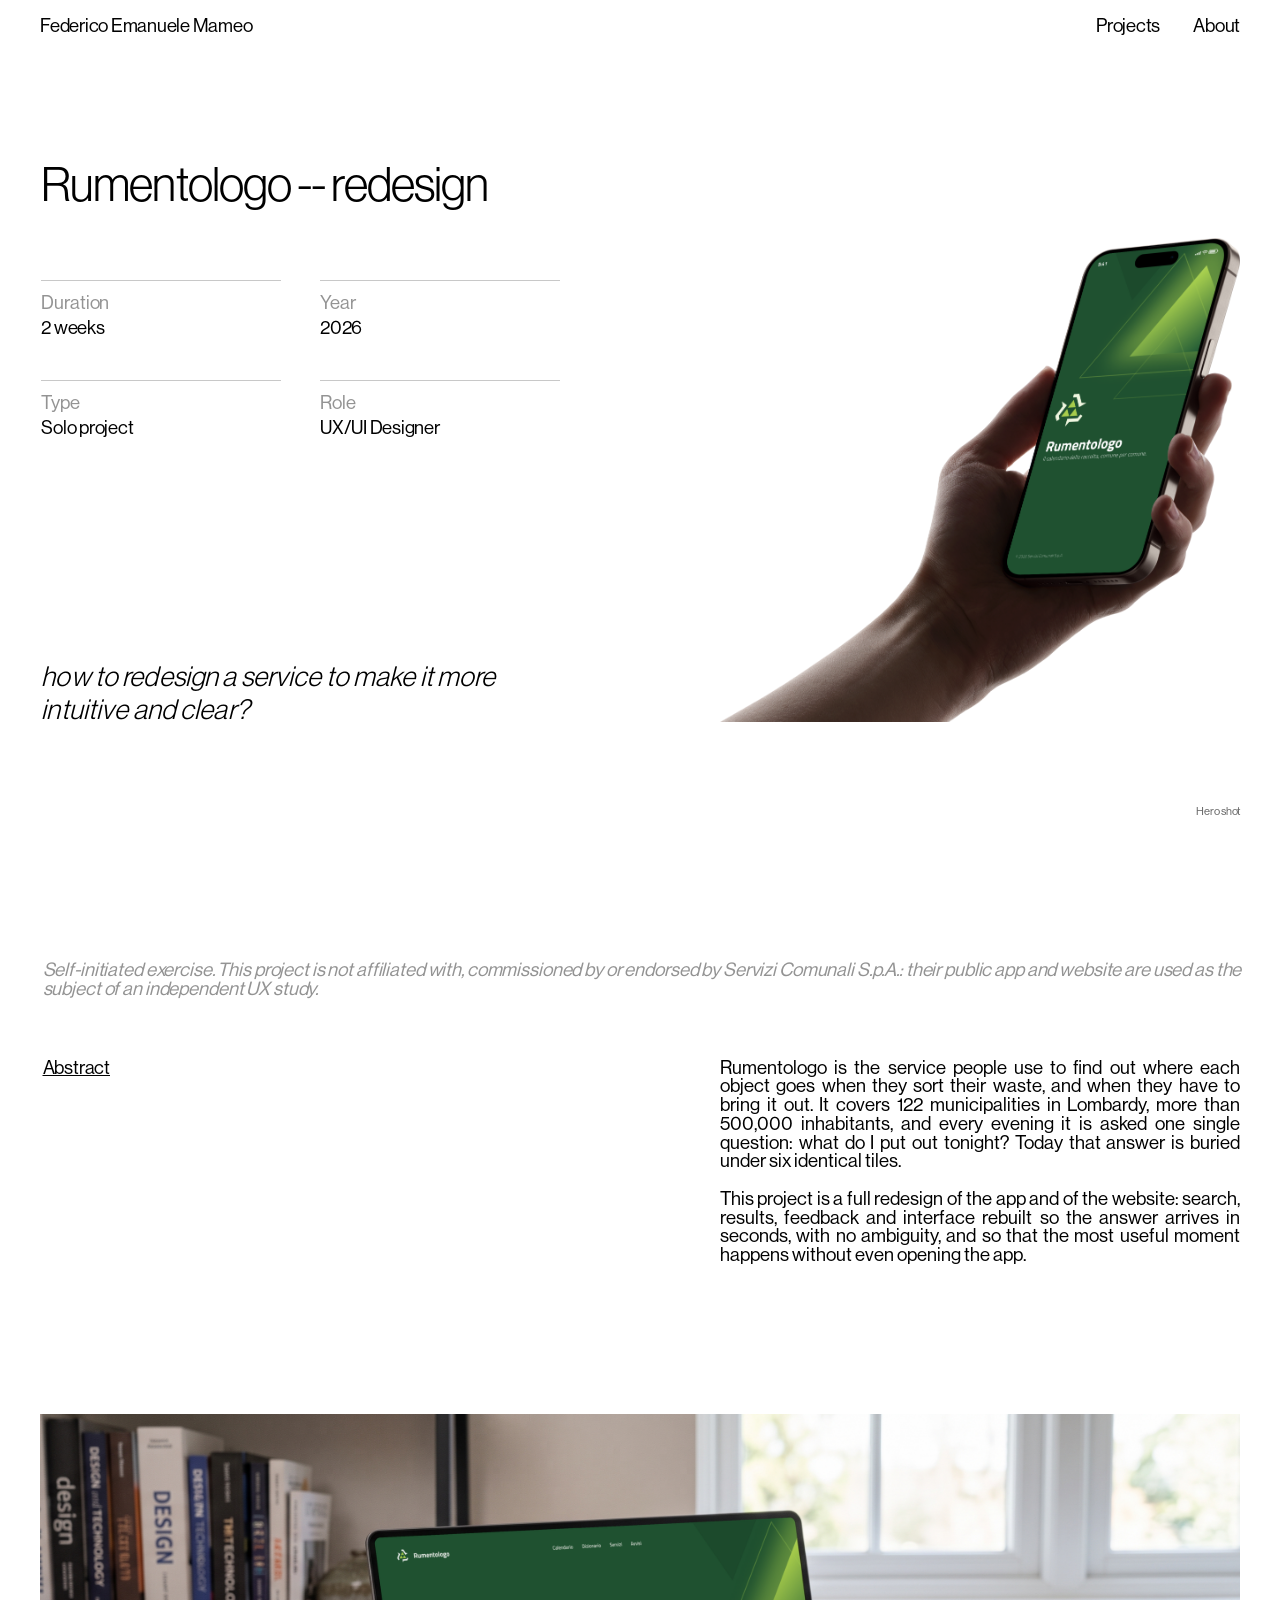
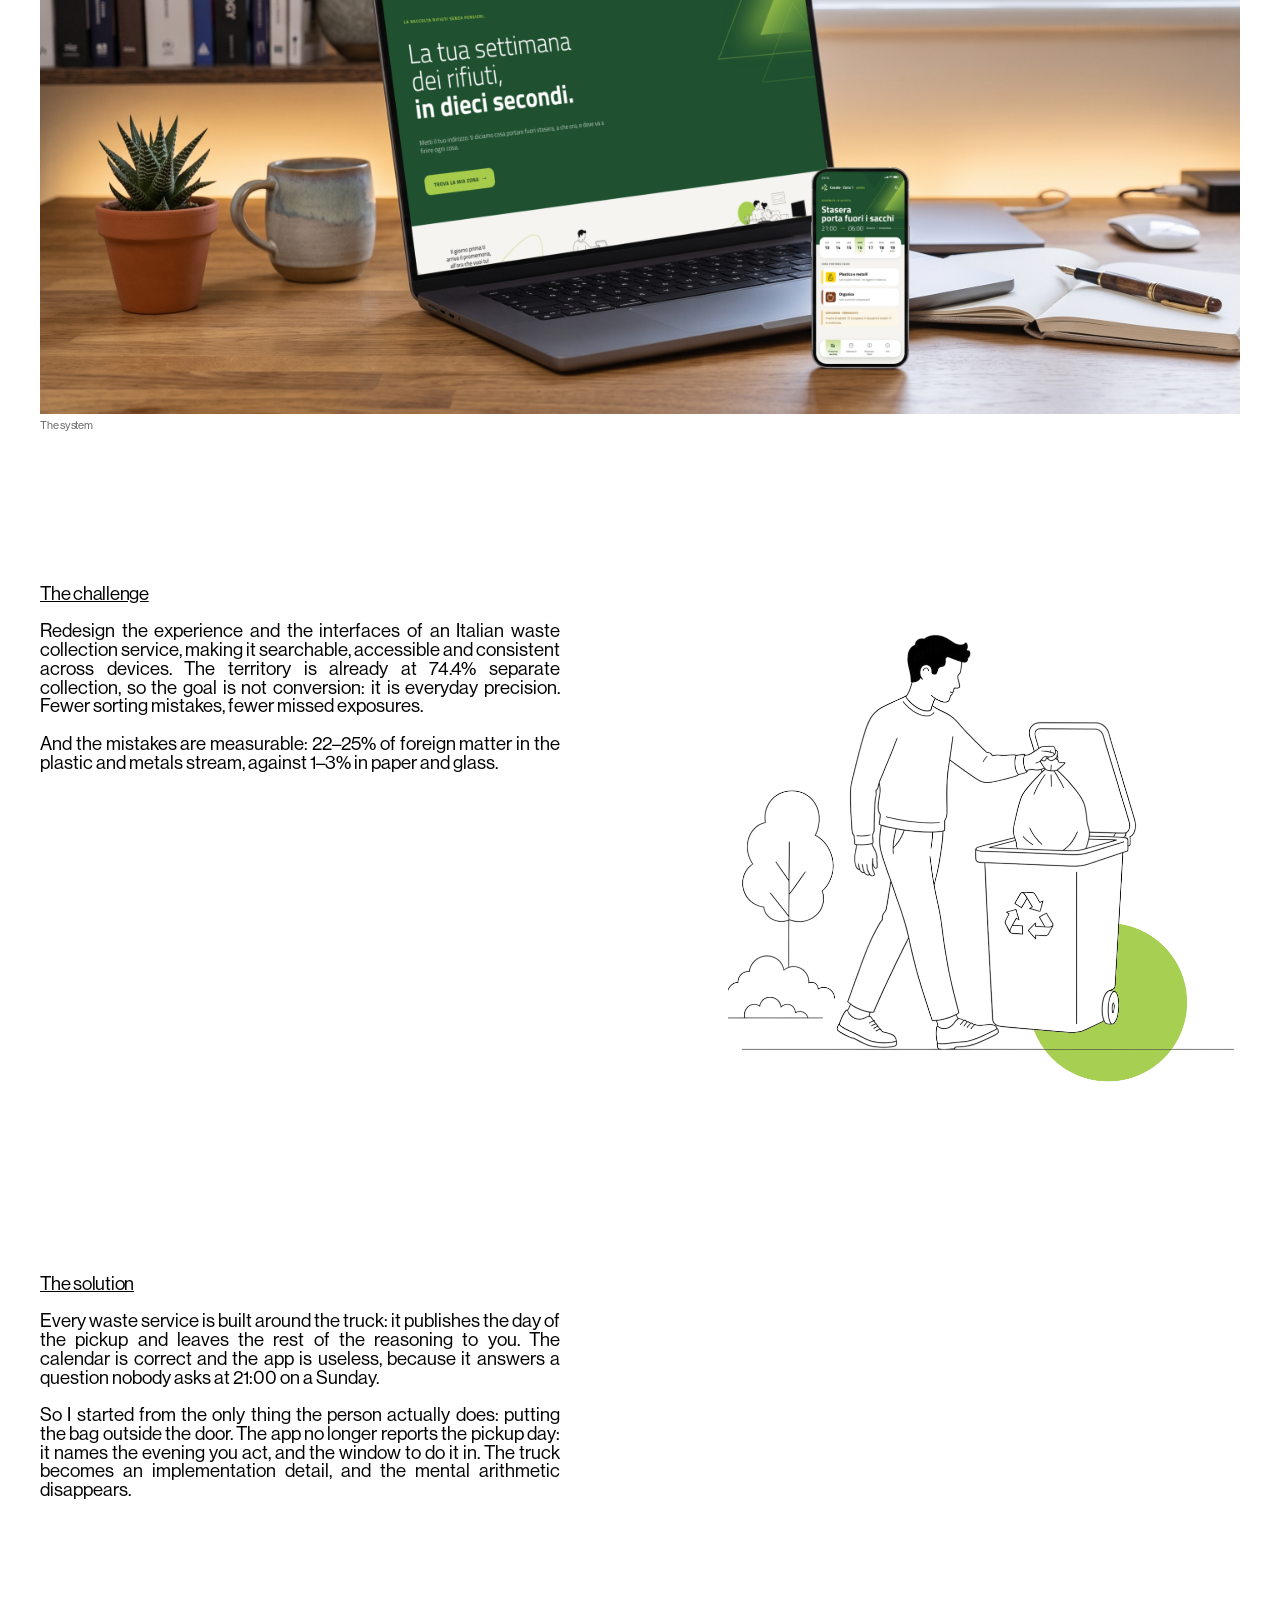
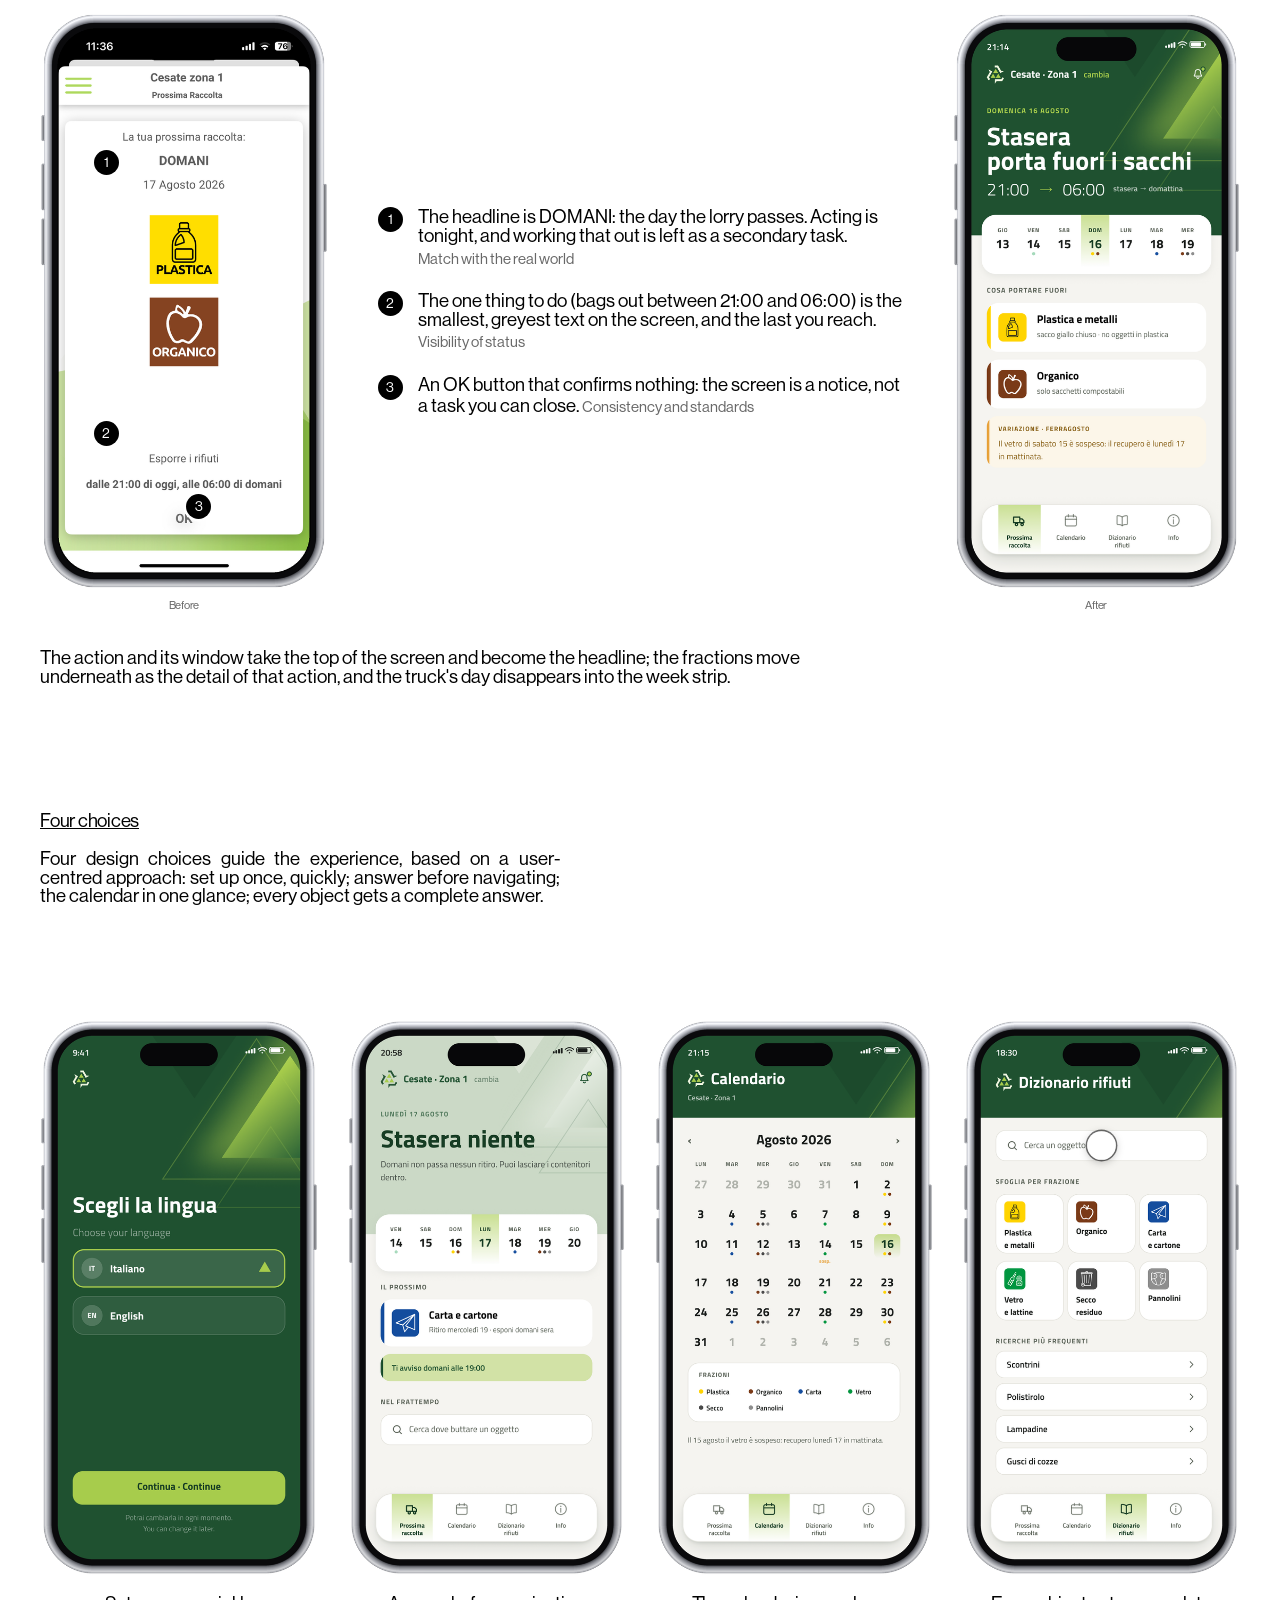
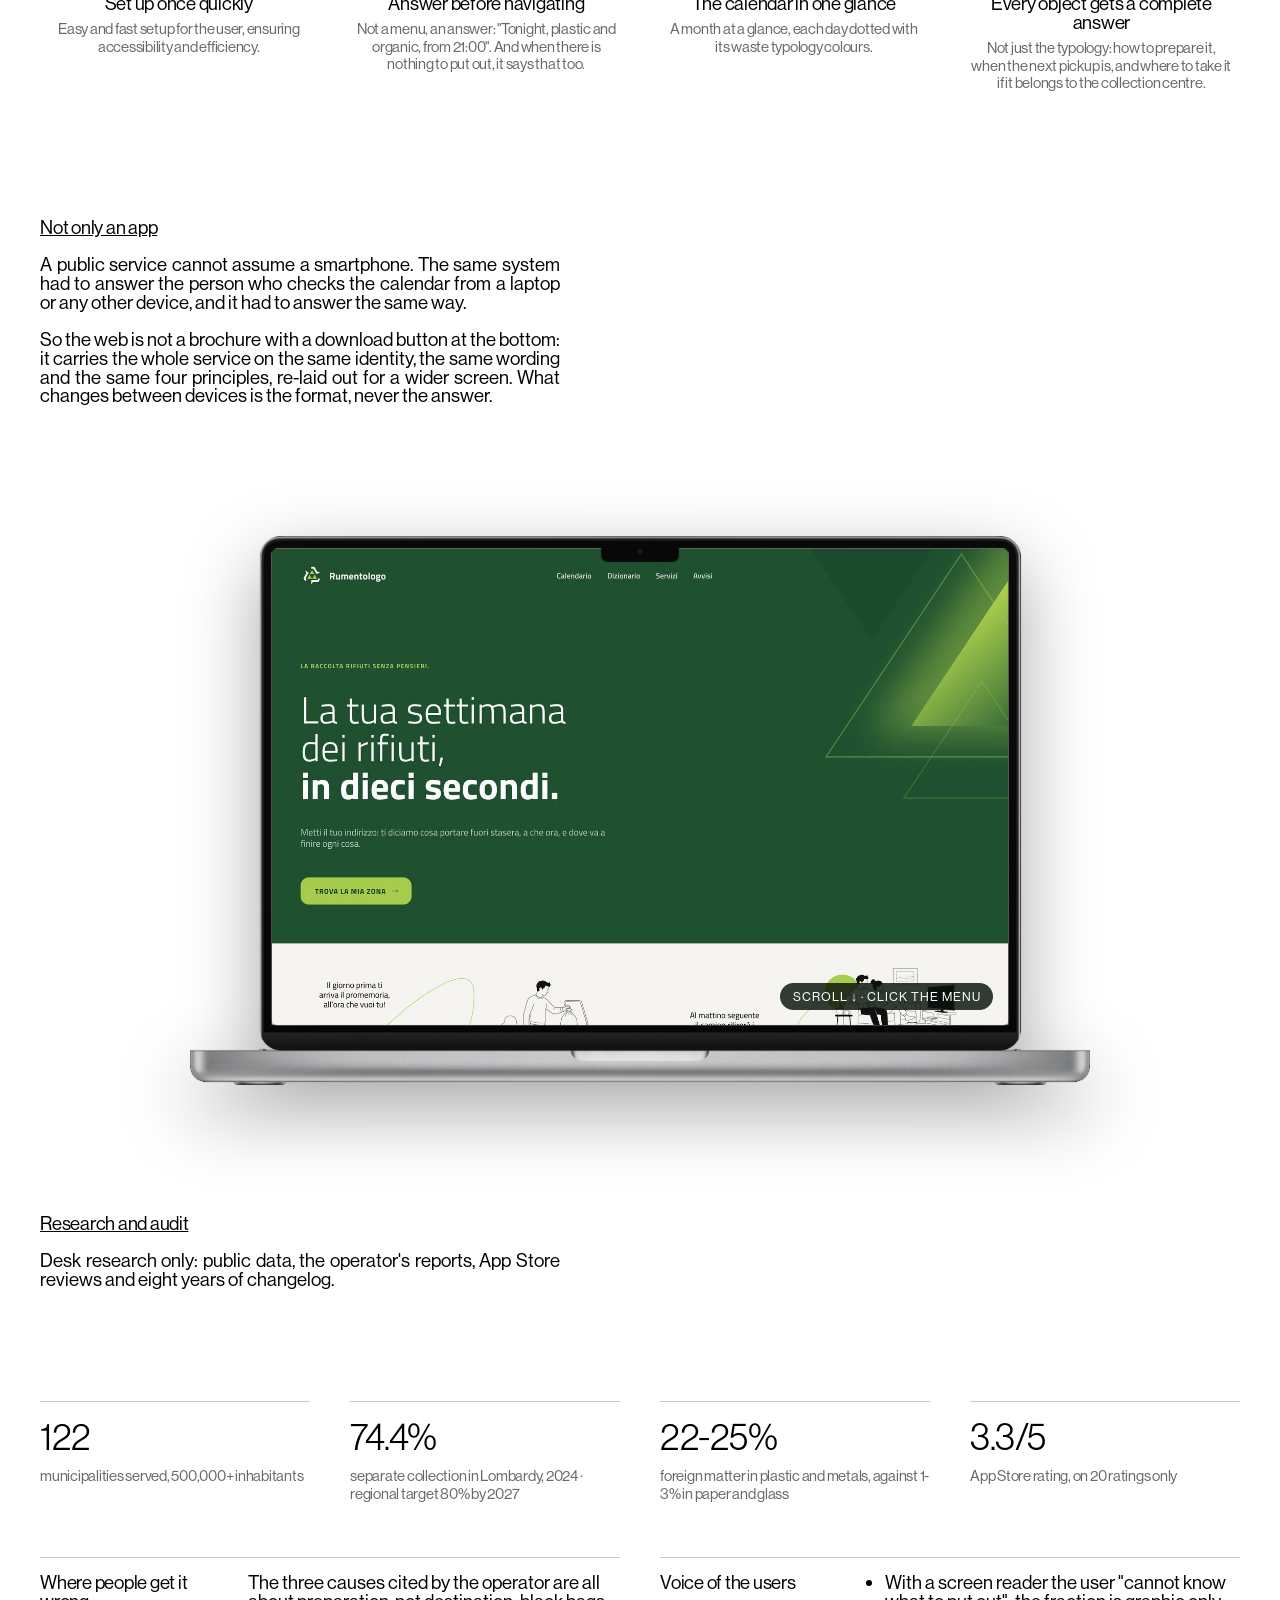
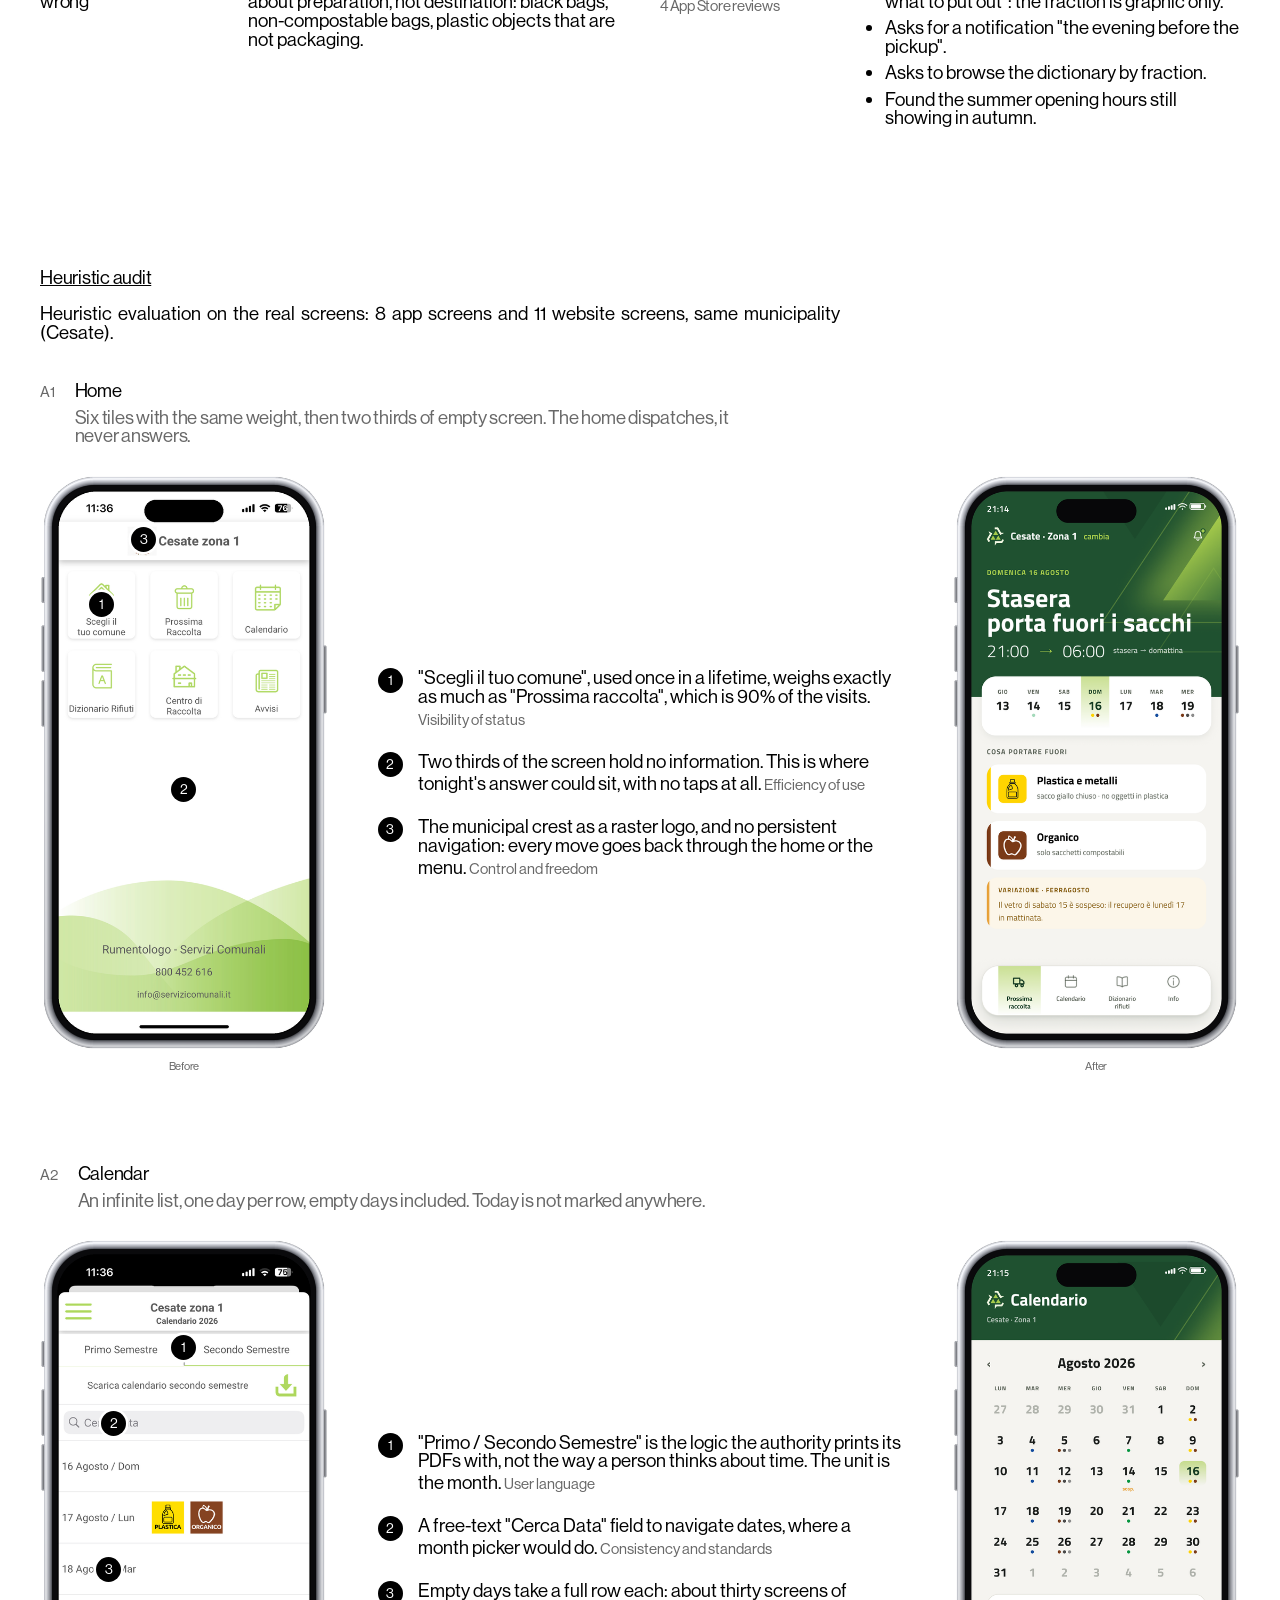
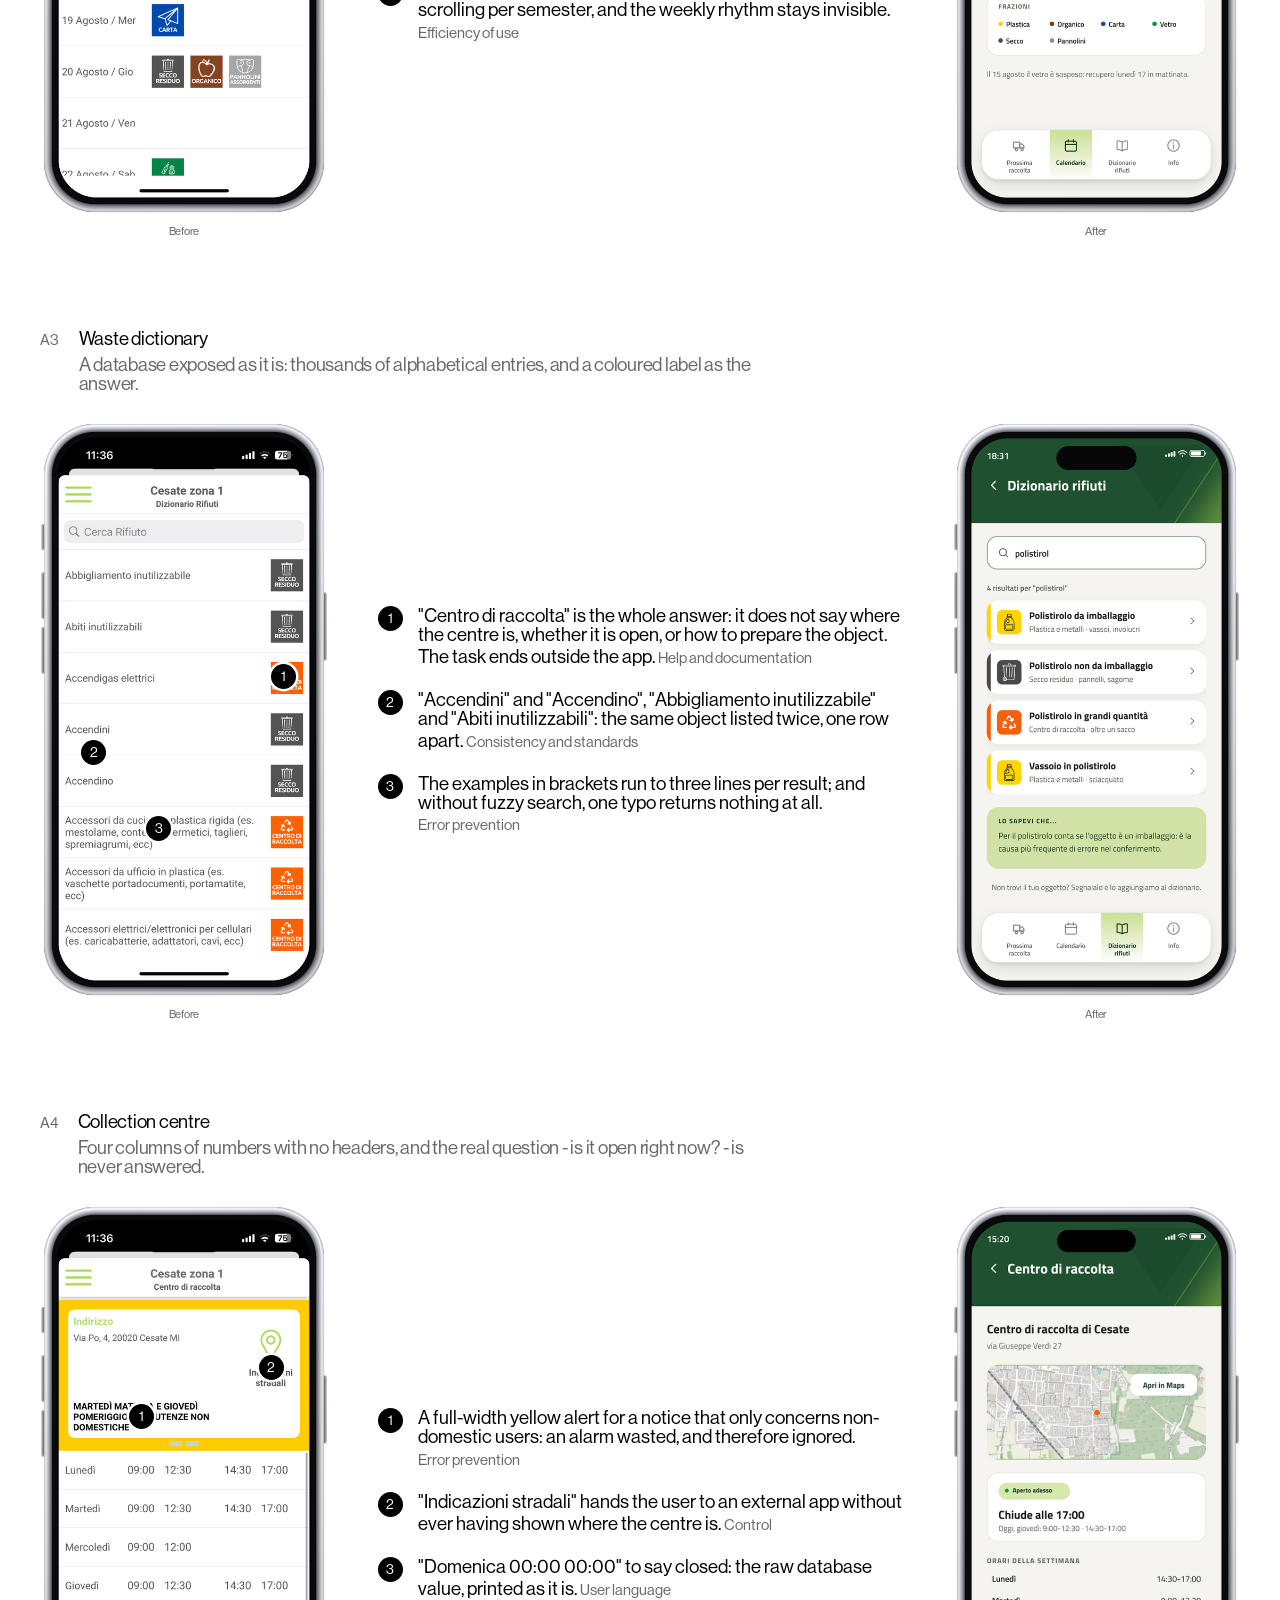
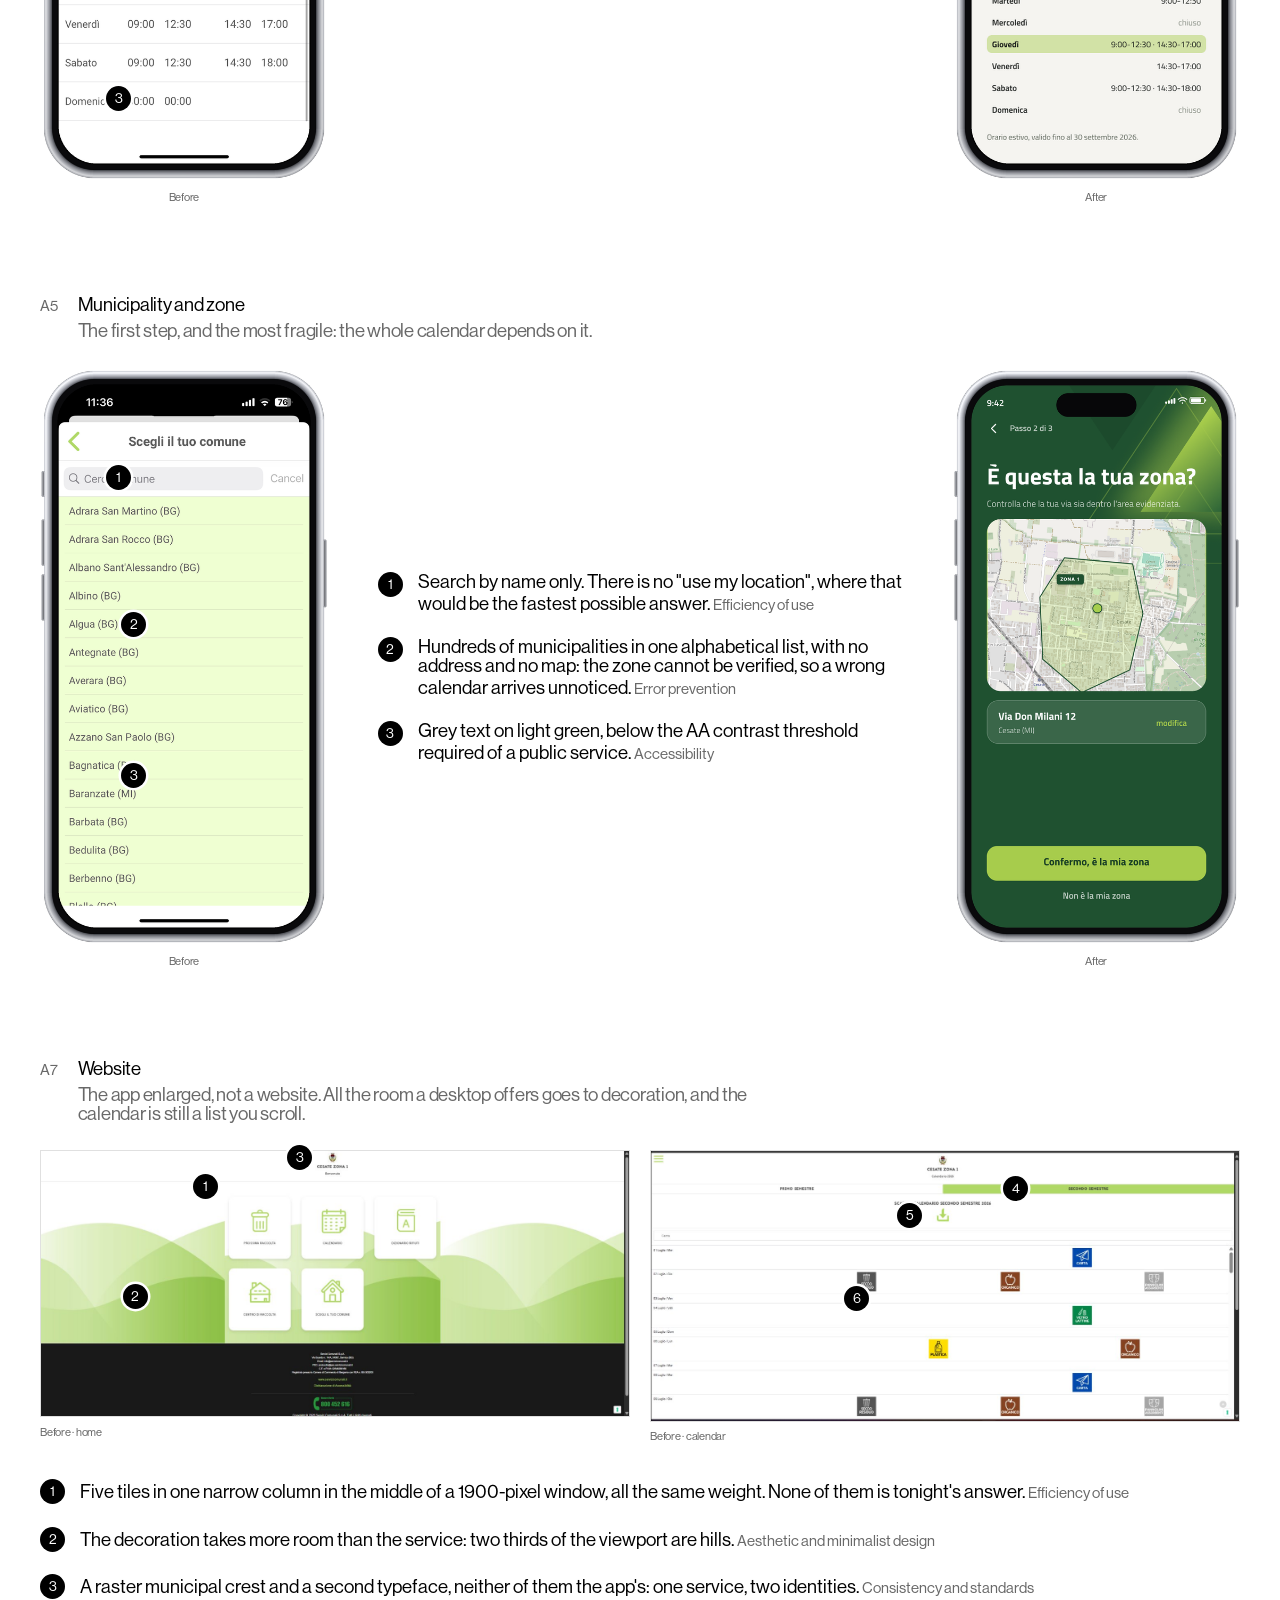
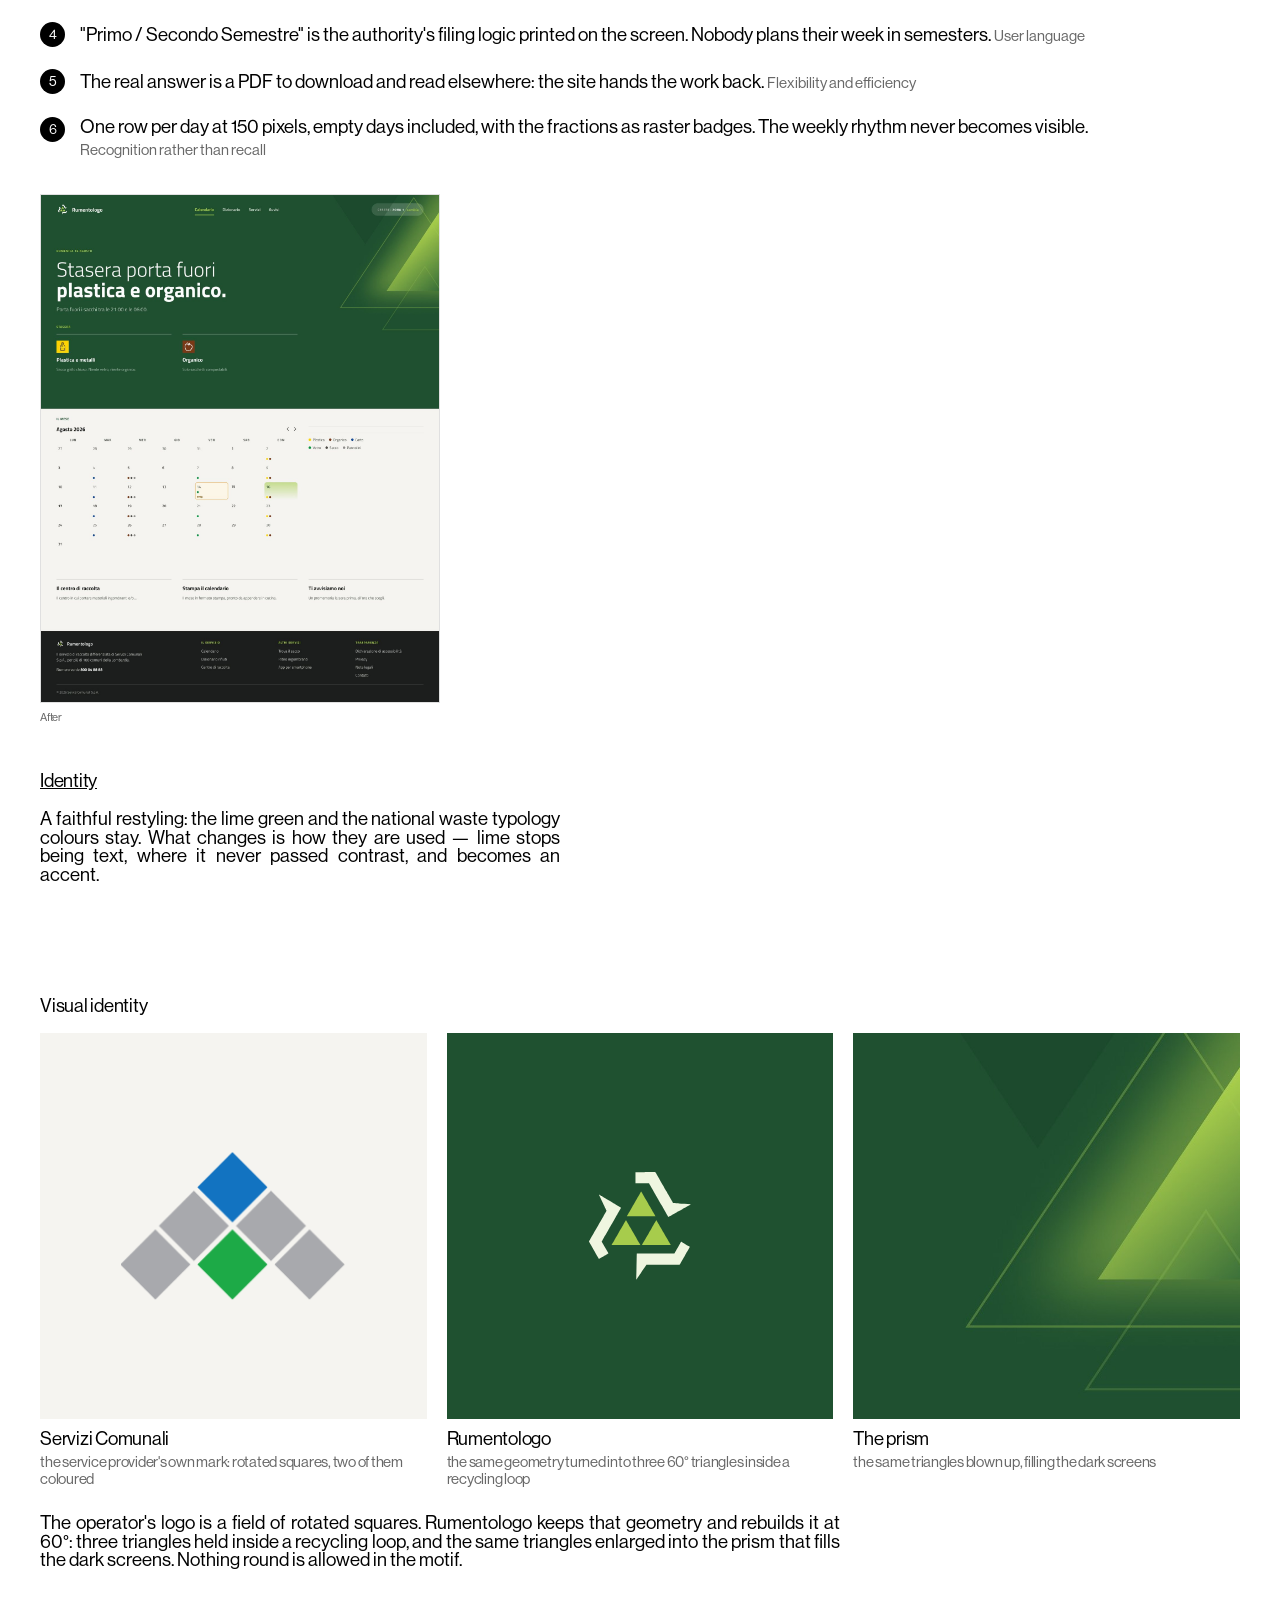
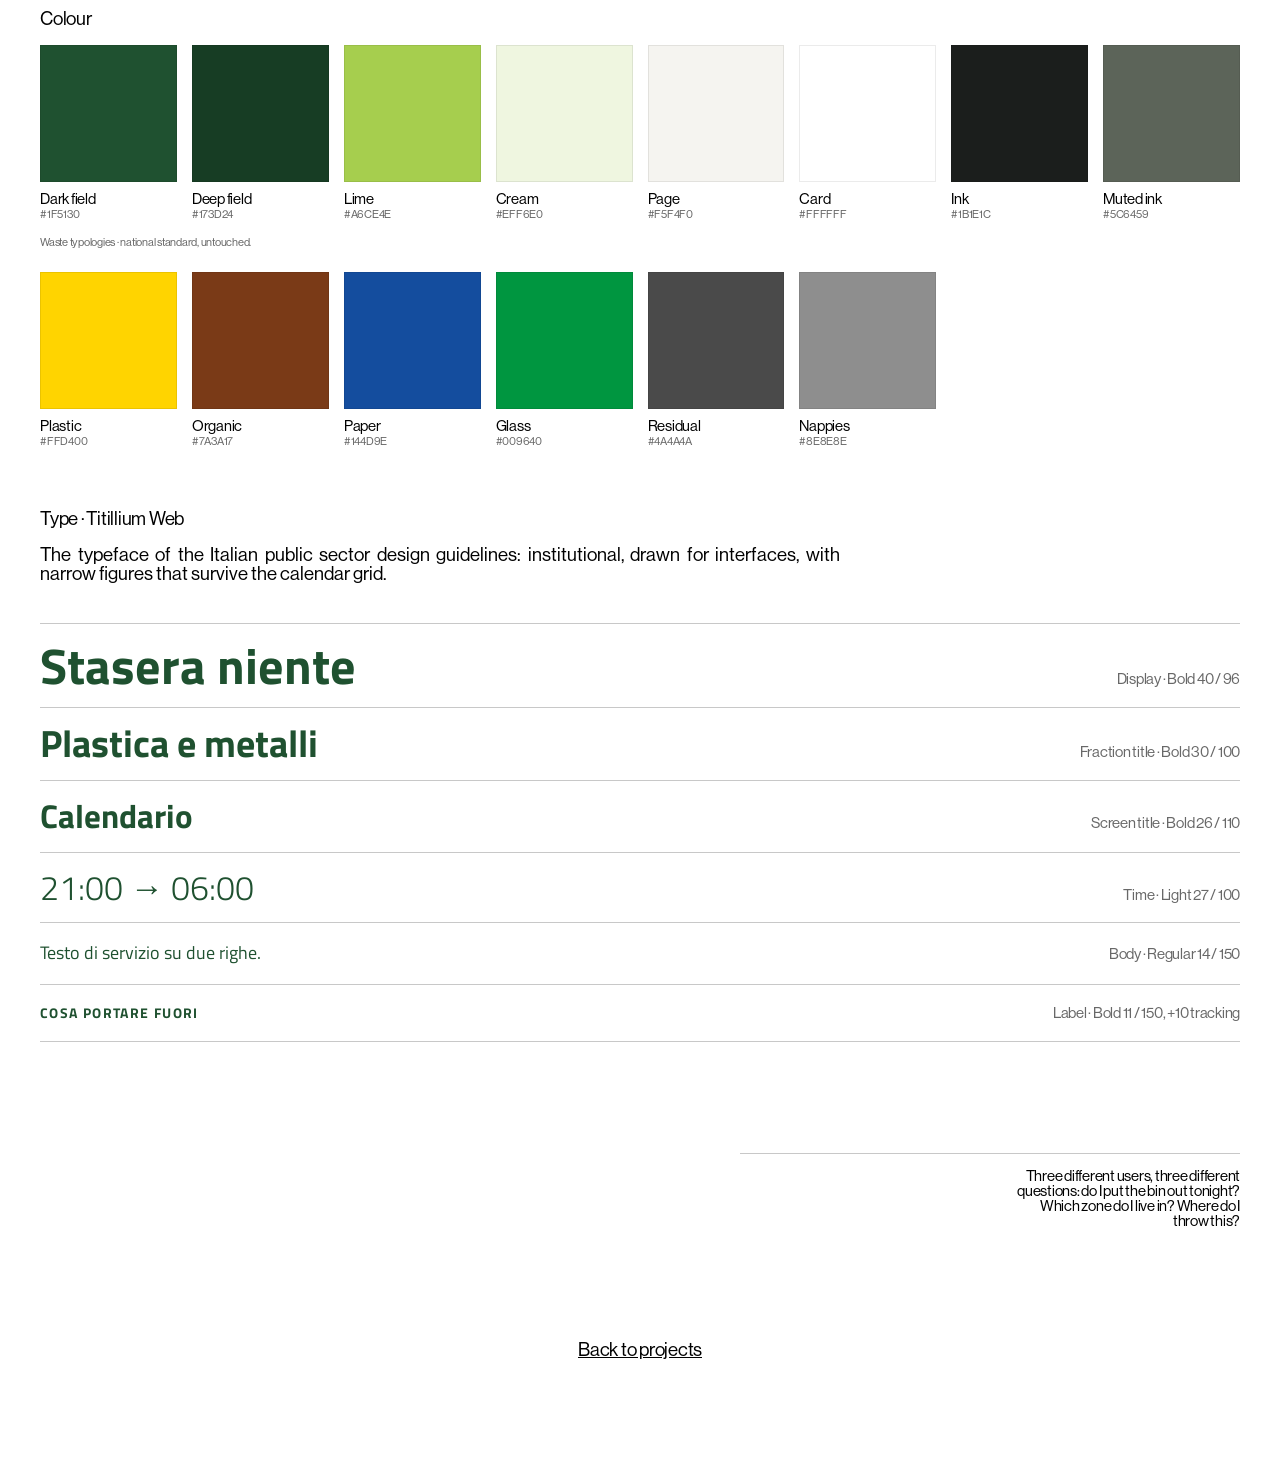
<file: rumentologo.html>
<!doctype html>
<html lang="it">
<head>
<meta charset="utf-8">
<meta name="viewport" content="width=device-width,initial-scale=1">
<link rel="icon" href="assets/favicon.svg" type="image/svg+xml">
<link rel="icon" href="assets/favicon.png" sizes="32x32" type="image/png">
<link rel="apple-touch-icon" href="assets/apple-touch-icon.png">
<title>Rumentologo -- redesign | Federico Emanuele Mameo</title>
<meta name="description" content="interaction designer with a background in engineering, based in Italy">
<link rel="preconnect" href="https://fonts.googleapis.com">
<link rel="stylesheet" href="https://fonts.googleapis.com/css2?family=Inter:wght@300;400;500;600;700&family=IBM+Plex+Sans:wght@400;500&family=Roboto:wght@400;700&display=swap">
<link rel="stylesheet" href="assets/fonts.css">
<link rel="stylesheet" href="assets/site.css">
<link rel="stylesheet" href="https://fonts.googleapis.com/css2?family=Titillium+Web:wght@300;400;700&display=swap"><link rel="stylesheet" href="assets/rumento.css">
<style>body{background:#ffffff} .fm-media img,.fm-media video{pointer-events:none}</style>
</head>
<body>
<div id="mags"><article class="page page-with-fixeds-desktop" style="overflow: hidden; height: 11412px; width: 1024px; position: relative;">
    <div class="page-fixed-bg-container polyfill-sticky"><div class="rmwidget widget-background" style="background-color: #ffffff"></div></div>
    <div class="fixed-position-container polyfill-sticky"><div class="rmwidget widget-text-v3" data-id="698f68d94c2b4cb2434a32ac" style="left: 50%; top: 13px; width: 96px; height: 15px; margin-left: 384px; z-index: 420; zoom: 1;"><div class="css-tw1d2u"><div class="text-viewer"><h2 style="line-height:15px;font-family:custom_144973;font-weight:400;font-size:15px" class="view-mode unstyled paragraph-6e13dc88-fc4d-4ffc-9875-f620b8636e86 align-right"><span style="color:rgba(0, 0, 0, 1);font-weight:400;font-style:normal;font-family:custom_144973;letter-spacing:-0.2px;font-size:15px"><a role="link" tabindex="0" class="link-style-556b7520-7e21-46b8-963a-272b8ff2589f maglink" target="_self" href="about.html">About</a></span></h2></div></div></div><div class="rmwidget widget-text-v3" data-id="698f68d93547c228d3d0eb0a" style="left: 50%; top: 13px; width: 64px; height: 15px; margin-left: 352px; z-index: 421; zoom: 1;"><div class="css-tw1d2u"><div class="text-viewer"><h2 style="line-height:15px;font-family:custom_144973;font-weight:400;font-size:15px" class="view-mode unstyled paragraph-6e13dc88-fc4d-4ffc-9875-f620b8636e86 align-right"><span style="color:rgba(0, 0, 0, 1);font-weight:400;font-style:normal;font-family:custom_144973;letter-spacing:-0.2px;font-size:15px"><a role="link" tabindex="0" class="link-style-556b7520-7e21-46b8-963a-272b8ff2589f maglink" target="_self" href="archive.html">Projects</a></span></h2></div></div></div><div class="rmwidget widget-text-v3" data-id="698f68e90674124804c1fa79" style="left: 50%; top: 13px; width: 220px; height: 15px; margin-left: -480px; z-index: 422; zoom: 1;"><div class="css-tw1d2u"><div class="text-viewer"><h2 style="line-height:15px;font-family:custom_144973;font-weight:400;font-size:15px" class="view-mode unstyled paragraph-6e13dc88-fc4d-4ffc-9875-f620b8636e86 align-left"><span style="color:rgba(0, 0, 0, 1);font-weight:400;font-style:normal;font-family:custom_144973;letter-spacing:-0.2px;font-size:15px"><a role="link" tabindex="0" class="link-style-556b7520-7e21-46b8-963a-272b8ff2589f maglink" target="_self" href="index.html">Federico Emanuele Mameo</a></span></h2></div></div></div></div>
    
    <div class="content-scroll-wrapper has-vertical-scroll">
      <div class="content-bounds" style="width: 1024px; height: 11412px;">
        <div class="page-content-container" style="width: 1024px; height: 11412px; top: 0px; left: 0px; zoom: 1;"><div class="rmwidget widget-text-v3" data-id="fm-t-1" style="left: 33px; top: 128px; width: 600px; height: 38px; z-index: 300;"><div class="css-tw1d2u"><div class="text-viewer"><h2 style="line-height:38px;font-family:custom_144777;font-weight:300;font-size:38px" class="view-mode unstyled align-left"><span style="color:rgba(0, 0, 0, 1);font-weight:300;font-style:normal;font-family:custom_144777;font-size:38px;letter-spacing:-0.76px">Rumentologo -- redesign</span></h2></div></div></div><div class="rmwidget widget-shape div-instead-of-svg" style="left: 33px; top: 224px; width: 192px; height: 1px; z-index: 300; background-color: rgba(200, 200, 200, 1); border-radius: 0px; box-sizing: border-box;"></div><div class="rmwidget widget-text-v3" data-id="fm-t-2" style="left: 33px; top: 234px; width: 192px; height: 15px; z-index: 300;"><div class="css-tw1d2u"><div class="text-viewer"><h2 style="line-height:15px;font-family:custom_144973;font-weight:400;font-size:15px" class="view-mode unstyled align-left"><span style="color:rgba(147, 147, 147, 1);font-weight:400;font-style:normal;font-family:custom_144973;font-size:15px;letter-spacing:-0.1px">Duration</span></h2></div></div></div><div class="rmwidget widget-text-v3" data-id="fm-t-3" style="left: 33px; top: 254px; width: 192px; height: 15px; z-index: 300;"><div class="css-tw1d2u"><div class="text-viewer"><h2 style="line-height:15px;font-family:custom_144973;font-weight:400;font-size:15px" class="view-mode unstyled align-left"><span style="color:rgba(0, 0, 0, 1);font-weight:400;font-style:normal;font-family:custom_144973;font-size:15px;letter-spacing:-0.2px">2 weeks</span></h2></div></div></div><div class="rmwidget widget-shape div-instead-of-svg" style="left: 256px; top: 224px; width: 192px; height: 1px; z-index: 300; background-color: rgba(200, 200, 200, 1); border-radius: 0px; box-sizing: border-box;"></div><div class="rmwidget widget-text-v3" data-id="fm-t-4" style="left: 256px; top: 234px; width: 192px; height: 15px; z-index: 300;"><div class="css-tw1d2u"><div class="text-viewer"><h2 style="line-height:15px;font-family:custom_144973;font-weight:400;font-size:15px" class="view-mode unstyled align-left"><span style="color:rgba(147, 147, 147, 1);font-weight:400;font-style:normal;font-family:custom_144973;font-size:15px;letter-spacing:-0.1px">Year</span></h2></div></div></div><div class="rmwidget widget-text-v3" data-id="fm-t-5" style="left: 256px; top: 254px; width: 192px; height: 15px; z-index: 300;"><div class="css-tw1d2u"><div class="text-viewer"><h2 style="line-height:15px;font-family:custom_144973;font-weight:400;font-size:15px" class="view-mode unstyled align-left"><span style="color:rgba(0, 0, 0, 1);font-weight:400;font-style:normal;font-family:custom_144973;font-size:15px;letter-spacing:-0.2px">2026</span></h2></div></div></div><div class="rmwidget widget-shape div-instead-of-svg" style="left: 33px; top: 304px; width: 192px; height: 1px; z-index: 300; background-color: rgba(200, 200, 200, 1); border-radius: 0px; box-sizing: border-box;"></div><div class="rmwidget widget-text-v3" data-id="fm-t-6" style="left: 33px; top: 314px; width: 192px; height: 15px; z-index: 300;"><div class="css-tw1d2u"><div class="text-viewer"><h2 style="line-height:15px;font-family:custom_144973;font-weight:400;font-size:15px" class="view-mode unstyled align-left"><span style="color:rgba(147, 147, 147, 1);font-weight:400;font-style:normal;font-family:custom_144973;font-size:15px;letter-spacing:-0.1px">Type</span></h2></div></div></div><div class="rmwidget widget-text-v3" data-id="fm-t-7" style="left: 33px; top: 334px; width: 192px; height: 15px; z-index: 300;"><div class="css-tw1d2u"><div class="text-viewer"><h2 style="line-height:15px;font-family:custom_144973;font-weight:400;font-size:15px" class="view-mode unstyled align-left"><span style="color:rgba(0, 0, 0, 1);font-weight:400;font-style:normal;font-family:custom_144973;font-size:15px;letter-spacing:-0.2px">Solo project</span></h2></div></div></div><div class="rmwidget widget-shape div-instead-of-svg" style="left: 256px; top: 304px; width: 192px; height: 1px; z-index: 300; background-color: rgba(200, 200, 200, 1); border-radius: 0px; box-sizing: border-box;"></div><div class="rmwidget widget-text-v3" data-id="fm-t-8" style="left: 256px; top: 314px; width: 192px; height: 15px; z-index: 300;"><div class="css-tw1d2u"><div class="text-viewer"><h2 style="line-height:15px;font-family:custom_144973;font-weight:400;font-size:15px" class="view-mode unstyled align-left"><span style="color:rgba(147, 147, 147, 1);font-weight:400;font-style:normal;font-family:custom_144973;font-size:15px;letter-spacing:-0.1px">Role</span></h2></div></div></div><div class="rmwidget widget-text-v3" data-id="fm-t-9" style="left: 256px; top: 334px; width: 192px; height: 15px; z-index: 300;"><div class="css-tw1d2u"><div class="text-viewer"><h2 style="line-height:15px;font-family:custom_144973;font-weight:400;font-size:15px" class="view-mode unstyled align-left"><span style="color:rgba(0, 0, 0, 1);font-weight:400;font-style:normal;font-family:custom_144973;font-size:15px;letter-spacing:-0.2px">UX/UI Designer</span></h2></div></div></div><div class="rmwidget widget-text-v3" data-id="fm-t-10" style="left: 33px; top: 528px; width: 416px; height: 52px; z-index: 300;"><div class="css-tw1d2u"><div class="text-viewer"><h2 style="line-height:26px;font-family:custom_144777;font-weight:300;font-size:22px" class="view-mode unstyled align-left"><span style="color:rgba(0, 0, 0, 1);font-weight:300;font-style:italic;font-family:custom_144777;font-size:22px;letter-spacing:0.1px">how to redesign a service to make it more intuitive and clear?</span></h2></div></div></div><div class="rmwidget widget-picture fm-media" style="left: 576px; top: 128px; width: 416px; height: 512px; z-index: 300;"><img src="media/rumentologo/mockup4.png" alt="" style="width:100%;height:100%;object-fit:contain;display:block;background:#ffffff"></div><div class="rmwidget widget-text-v3" data-id="fm-t-11" style="left: 692px; top: 640px; width: 300px; height: 18px; z-index: 300;"><div class="css-tw1d2u"><div class="text-viewer"><h2 style="line-height:18px;font-family:custom_144973;font-weight:400;font-size:9px" class="view-mode unstyled align-right"><span style="color:rgba(104, 104, 104, 1);font-weight:400;font-style:normal;font-family:custom_144973;font-size:9px;letter-spacing:-0.2px">Hero shot</span></h2></div></div></div><div class="rmwidget widget-text-v3" data-id="fm-t-12" style="left: 34px; top: 768px; width: 960px; height: 30px; z-index: 300;"><div class="css-tw1d2u"><div class="text-viewer"><h2 style="line-height:15px;font-family:custom_144973;font-weight:400;font-size:15px" class="view-mode unstyled align-left"><span style="color:rgba(147, 147, 147, 1);font-weight:400;font-style:italic;font-family:custom_144973;font-size:15px;letter-spacing:-0.1px">Self-initiated exercise. This project is not affiliated with, commissioned by or endorsed by Servizi Comunali S.p.A.: their public app and website are used as the subject of an independent UX study.</span></h2></div></div></div><div class="rmwidget widget-text-v3" data-id="fm-t-13" style="left: 34px; top: 846px; width: 414px; height: 15px; z-index: 300;"><div class="css-tw1d2u"><div class="text-viewer"><h2 style="line-height:15px;font-family:custom_144973;font-weight:400;font-size:15px" class="view-mode unstyled align-left"><span style="color:rgba(0, 0, 0, 1);font-weight:400;font-style:normal;text-decoration:underline;font-family:custom_144973;font-size:15px;letter-spacing:-0.15px">Abstract</span></h2></div></div></div><div class="rmwidget widget-text-v3" data-id="fm-t-14" style="left: 576px; top: 846px; width: 416px; height: 165px; z-index: 300;"><div class="css-tw1d2u"><div class="text-viewer"><h2 style="line-height:15px;font-family:custom_144973;font-weight:400;font-size:15px" class="view-mode unstyled align-justify"><span style="color:rgba(0, 0, 0, 1);font-weight:400;font-style:normal;font-family:custom_144973;font-size:15px;letter-spacing:0px">Rumentologo is the service people use to find out where each object goes when they sort their waste, and when they have to bring it out. It covers 122 municipalities in Lombardy, more than 500,000 inhabitants, and every evening it is asked one single question: what do I put out tonight? Today that answer is buried under six identical tiles.</span></h2><h2 style="line-height:15px;font-size:15px" class="view-mode unstyled"><span> </span></h2><h2 style="line-height:15px;font-family:custom_144973;font-weight:400;font-size:15px" class="view-mode unstyled align-justify"><span style="color:rgba(0, 0, 0, 1);font-weight:400;font-style:normal;font-family:custom_144973;font-size:15px;letter-spacing:0px">This project is a full redesign of the app and of the website: search, results, feedback and interface rebuilt so the answer arrives in seconds, with no ambiguity, and so that the most useful moment happens without even opening the app.</span></h2></div></div></div><div class="rmwidget widget-picture fm-media" style="left: 32.0px; top: 1131px; width: 960px; height: 480px; z-index: 300;"><img src="media/rumentologo/mockup_realistico.png" alt="" style="width:100%;height:100%;object-fit:cover;display:block"></div><div class="rmwidget widget-text-v3" data-id="fm-t-15" style="left: 32.0px; top: 1611px; width: 300px; height: 18px; z-index: 300;"><div class="css-tw1d2u"><div class="text-viewer"><h2 style="line-height:18px;font-family:custom_144973;font-weight:400;font-size:9px" class="view-mode unstyled align-left"><span style="color:rgba(104, 104, 104, 1);font-weight:400;font-style:normal;font-family:custom_144973;font-size:9px;letter-spacing:-0.2px">The system</span></h2></div></div></div><div class="rmwidget widget-text-v3" data-id="fm-t-16" style="left: 32px; top: 1747px; width: 416px; height: 15px; z-index: 300;"><div class="css-tw1d2u"><div class="text-viewer"><h2 style="line-height:15px;font-family:custom_144973;font-weight:400;font-size:15px" class="view-mode unstyled align-left"><span style="color:rgba(0, 0, 0, 1);font-weight:400;font-style:normal;text-decoration:underline;font-family:custom_144973;font-size:15px;letter-spacing:-0.2px">The challenge</span></h2></div></div></div><div class="rmwidget widget-text-v3" data-id="fm-t-17" style="left: 32px; top: 1777px; width: 416px; height: 120px; z-index: 300;"><div class="css-tw1d2u"><div class="text-viewer"><h2 style="line-height:15px;font-family:custom_144973;font-weight:400;font-size:15px" class="view-mode unstyled align-justify"><span style="color:rgba(0, 0, 0, 1);font-weight:400;font-style:normal;font-family:custom_144973;font-size:15px;letter-spacing:0px">Redesign the experience and the interfaces of an Italian waste collection service, making it searchable, accessible and consistent across devices. The territory is already at 74.4% separate collection, so the goal is not conversion: it is everyday precision. Fewer sorting mistakes, fewer missed exposures.</span></h2><h2 style="line-height:15px;font-size:15px" class="view-mode unstyled"><span> </span></h2><h2 style="line-height:15px;font-family:custom_144973;font-weight:400;font-size:15px" class="view-mode unstyled align-justify"><span style="color:rgba(0, 0, 0, 1);font-weight:400;font-style:normal;font-family:custom_144973;font-size:15px;letter-spacing:0px">And the mistakes are measurable: 22–25% of foreign matter in the plastic and metals stream, against 1–3% in paper and glass.</span></h2></div></div></div><div class="rmwidget widget-picture fm-media" style="left: 576px; top: 1747px; width: 416px; height: 416px; z-index: 300;"><img src="media/rumentologo/sacco_white.png" alt="" style="width:100%;height:100%;object-fit:cover;display:block"></div><div class="rmwidget widget-text-v3" data-id="fm-t-18" style="left: 32px; top: 2299px; width: 416px; height: 15px; z-index: 300;"><div class="css-tw1d2u"><div class="text-viewer"><h2 style="line-height:15px;font-family:custom_144973;font-weight:400;font-size:15px" class="view-mode unstyled align-left"><span style="color:rgba(0, 0, 0, 1);font-weight:400;font-style:normal;text-decoration:underline;font-family:custom_144973;font-size:15px;letter-spacing:-0.2px">The solution</span></h2></div></div></div><div class="rmwidget widget-text-v3" data-id="fm-t-19" style="left: 32px; top: 2329px; width: 416px; height: 150px; z-index: 300;"><div class="css-tw1d2u"><div class="text-viewer"><h2 style="line-height:15px;font-family:custom_144973;font-weight:400;font-size:15px" class="view-mode unstyled align-justify"><span style="color:rgba(0, 0, 0, 1);font-weight:400;font-style:normal;font-family:custom_144973;font-size:15px;letter-spacing:0px">Every waste service is built around the truck: it publishes the day of the pickup and leaves the rest of the reasoning to you. The calendar is correct and the app is useless, because it answers a question nobody asks at 21:00 on a Sunday.</span></h2><h2 style="line-height:15px;font-size:15px" class="view-mode unstyled"><span> </span></h2><h2 style="line-height:15px;font-family:custom_144973;font-weight:400;font-size:15px" class="view-mode unstyled align-justify"><span style="color:rgba(0, 0, 0, 1);font-weight:400;font-style:normal;font-family:custom_144973;font-size:15px;letter-spacing:0px">So I started from the only thing the person actually does: putting the bag outside the door. The app no longer reports the pickup day: it names the evening you act, and the window to do it in. The truck becomes an implementation detail, and the mental arithmetic disappears.</span></h2></div></div></div><div class="rmwidget rawblock" data-raw="rumento_solution_compare" style="left: 32px; top: 2569px; width: 960px; height: 530px; z-index: 300;"><div><div class="rb-case"><div class="rb-case__grid"><figure class="rb-shot rb-shot--phone"><div class="rb-shot__frame"><img src="media/rumentologo/mk_before_prossima_raccolta.png" alt=""><span class="rb-pin" style="top:26.04%;left:23.00%">1</span><span class="rb-pin" style="top:72.84%;left:23.00%">2</span><span class="rb-pin" style="top:85.57%;left:55.23%">3</span></div><figcaption>Before</figcaption></figure><ol class="rb-issues"><li><span class="rb-n">1</span><p>The headline is DOMANI: the day the lorry passes. Acting is tonight, and working that out is left as a secondary task. <span class="rb-heur">Match with the real world</span></p></li><li><span class="rb-n">2</span><p>The one thing to do (bags out between 21:00 and 06:00) is the smallest, greyest text on the screen, and the last you reach. <span class="rb-heur">Visibility of status</span></p></li><li><span class="rb-n">3</span><p>An OK button that confirms nothing: the screen is a notice, not a task you can close. <span class="rb-heur">Consistency and standards</span></p></li></ol><figure class="rb-shot rb-shot--phone"><div class="rb-shot__frame"><img src="media/rumentologo/ph_b1_tonight.png" alt=""></div><figcaption>After</figcaption></figure></div><p class="rb-turn">The action and its window take the top of the screen and become the headline; the fractions move underneath as the detail of that action, and the truck&#x27;s day disappears into the week strip.</p></div></div></div><div class="rmwidget widget-text-v3" data-id="fm-t-20" style="left: 32px; top: 3209px; width: 416px; height: 15px; z-index: 300;"><div class="css-tw1d2u"><div class="text-viewer"><h2 style="line-height:15px;font-family:custom_144973;font-weight:400;font-size:15px" class="view-mode unstyled align-left"><span style="color:rgba(0, 0, 0, 1);font-weight:400;font-style:normal;text-decoration:underline;font-family:custom_144973;font-size:15px;letter-spacing:-0.2px">Four choices</span></h2></div></div></div><div class="rmwidget widget-text-v3" data-id="fm-t-21" style="left: 32px; top: 3239px; width: 416px; height: 45px; z-index: 300;"><div class="css-tw1d2u"><div class="text-viewer"><h2 style="line-height:15px;font-family:custom_144973;font-weight:400;font-size:15px" class="view-mode unstyled align-justify"><span style="color:rgba(0, 0, 0, 1);font-weight:400;font-style:normal;font-family:custom_144973;font-size:15px;letter-spacing:0px">Four design choices guide the experience, based on a user-centred approach: set up once, quickly; answer before navigating; the calendar in one glance; every object gets a complete answer.</span></h2></div></div></div><div class="rmwidget rawblock" data-raw="rumento_choices" style="left: 32px; top: 3374px; width: 960px; height: 530px; z-index: 300;"><div><div class="rb-choices"><div class="rb-choice"><div class="rb-phone" data-tour="[{&quot;src&quot;: &quot;media/rumentologo/ph_a0_start.png&quot;}, {&quot;src&quot;: &quot;media/rumentologo/ph_a1a_language.png&quot;, &quot;hotspot&quot;: [50, 84.08]}, {&quot;src&quot;: &quot;media/rumentologo/ph_a1_address.png&quot;, &quot;hotspot&quot;: [50, 76.76]}, {&quot;src&quot;: &quot;media/rumentologo/ph_a2_zone.png&quot;, &quot;hotspot&quot;: [50, 85.74]}, {&quot;src&quot;: &quot;media/rumentologo/ph_a3_reminder.png&quot;, &quot;hotspot&quot;: [25.63, 40.08]}, {&quot;src&quot;: &quot;media/rumentologo/ph_a3b_time.png&quot;}]" data-dwell="1500"><img class="rb-phone__base" src="media/rumentologo/ph_a0_start.png" alt=""><img class="rb-phone__over" src="media/rumentologo/ph_a0_start.png" alt="" aria-hidden="true"><span class="rb-tap" aria-hidden="true"></span></div><h5>Set up once quickly</h5><p>Easy and fast setup for the user, ensuring accessibility and efficiency.</p></div><div class="rb-choice"><div class="rb-phone" data-tour="[{&quot;src&quot;: &quot;media/rumentologo/ph_b1_tonight.png&quot;}, {&quot;src&quot;: &quot;media/rumentologo/ph_b3_nothing.png&quot;}]" data-dwell="2600"><img class="rb-phone__base" src="media/rumentologo/ph_b1_tonight.png" alt=""><img class="rb-phone__over" src="media/rumentologo/ph_b1_tonight.png" alt="" aria-hidden="true"><span class="rb-tap" aria-hidden="true"></span></div><h5>Answer before navigating</h5><p>Not a menu, an answer: &quot;Tonight, plastic and organic, from 21:00&quot;. And when there is nothing to put out, it says that too.</p></div><div class="rb-choice"><div class="rb-phone"><img class="rb-phone__base" src="media/rumentologo/ph_c1_calendar.png" alt=""><img class="rb-phone__over" src="media/rumentologo/ph_c1_calendar.png" alt="" aria-hidden="true"><span class="rb-tap" aria-hidden="true"></span></div><h5>The calendar in one glance</h5><p>A month at a glance, each day dotted with its waste typology colours.</p></div><div class="rb-choice"><div class="rb-phone" data-tour="[{&quot;src&quot;: &quot;media/rumentologo/ph_c2_dictionary.png&quot;, &quot;hotspot&quot;: [50, 22.82]}, {&quot;src&quot;: &quot;media/rumentologo/ph_c3_results.png&quot;, &quot;hotspot&quot;: [50, 34.92]}, {&quot;src&quot;: &quot;media/rumentologo/ph_c4_waste_card.png&quot;}]" data-dwell="2400"><img class="rb-phone__base" src="media/rumentologo/ph_c2_dictionary.png" alt=""><img class="rb-phone__over" src="media/rumentologo/ph_c2_dictionary.png" alt="" aria-hidden="true"><span class="rb-tap" aria-hidden="true"></span></div><h5>Every object gets a complete answer</h5><p>Not just the typology: how to prepare it, when the next pickup is, and where to take it if it belongs to the collection centre.</p></div></div></div></div><div class="rmwidget widget-text-v3" data-id="fm-t-22" style="left: 32px; top: 4014px; width: 416px; height: 15px; z-index: 300;"><div class="css-tw1d2u"><div class="text-viewer"><h2 style="line-height:15px;font-family:custom_144973;font-weight:400;font-size:15px" class="view-mode unstyled align-left"><span style="color:rgba(0, 0, 0, 1);font-weight:400;font-style:normal;text-decoration:underline;font-family:custom_144973;font-size:15px;letter-spacing:-0.2px">Not only an app</span></h2></div></div></div><div class="rmwidget widget-text-v3" data-id="fm-t-23" style="left: 32px; top: 4044px; width: 416px; height: 135px; z-index: 300;"><div class="css-tw1d2u"><div class="text-viewer"><h2 style="line-height:15px;font-family:custom_144973;font-weight:400;font-size:15px" class="view-mode unstyled align-justify"><span style="color:rgba(0, 0, 0, 1);font-weight:400;font-style:normal;font-family:custom_144973;font-size:15px;letter-spacing:0px">A public service cannot assume a smartphone. The same system had to answer the person who checks the calendar from a laptop or any other device, and it had to answer the same way.</span></h2><h2 style="line-height:15px;font-size:15px" class="view-mode unstyled"><span> </span></h2><h2 style="line-height:15px;font-family:custom_144973;font-weight:400;font-size:15px" class="view-mode unstyled align-justify"><span style="color:rgba(0, 0, 0, 1);font-weight:400;font-style:normal;font-family:custom_144973;font-size:15px;letter-spacing:0px">So the web is not a brochure with a download button at the bottom: it carries the whole service on the same identity, the same wording and the same four principles, re-laid out for a wider screen. What changes between devices is the format, never the answer.</span></h2></div></div></div><div class="rmwidget rawblock" data-raw="rumento_laptop" style="left: 32px; top: 4269px; width: 960px; height: 432px; z-index: 300;"><div><div class="rb-laptop"><div class="rb-laptop__device"><div class="rb-laptop__screen"><div class="rb-laptop__viewport" tabindex="0" role="group" aria-label="Rumentologo website, a working prototype: scroll the page and click the menu"><div class="rb-proto"><div class="rb-screen is-active" data-screen="w1"><img src="media/rumentologo/w1_web_home_full.jpg" alt=""><button type="button" class="rb-hot" data-to="w1" style="left:3.333%;top:0.625%;width:12.708%;height:1.999%" aria-label="Go to Home"></button><button type="button" class="rb-hot" data-to="w2" style="left:38.125%;top:0.968%;width:5.903%;height:1.343%" aria-label="Go to Calendario"></button><button type="button" class="rb-hot" data-to="w3" style="left:45.000%;top:0.968%;width:5.625%;height:1.343%" aria-label="Go to Dizionario"></button><button type="button" class="rb-hot" data-to="w4" style="left:51.597%;top:0.968%;width:4.097%;height:1.343%" aria-label="Go to Servizi"></button><button type="button" class="rb-hot" data-to="w5" style="left:56.667%;top:0.968%;width:3.750%;height:1.343%" aria-label="Go to Avvisi"></button><button type="button" class="rb-hot" data-to="w2" style="left:3.333%;top:19.738%;width:16.181%;height:2.280%" aria-label="Go to Calendario"></button></div><div class="rb-screen" data-screen="w2"><img data-src="media/rumentologo/w2_web_zone.jpg" alt=""><button type="button" class="rb-hot" data-to="w1" style="left:3.333%;top:1.146%;width:12.708%;height:3.493%" aria-label="Go to Home"></button><button type="button" class="rb-hot" data-to="w2" style="left:38.125%;top:1.692%;width:5.972%;height:2.347%" aria-label="Go to Calendario"></button><button type="button" class="rb-hot" data-to="w3" style="left:45.069%;top:1.692%;width:5.625%;height:2.347%" aria-label="Go to Dizionario"></button><button type="button" class="rb-hot" data-to="w4" style="left:51.667%;top:1.692%;width:4.097%;height:2.347%" aria-label="Go to Servizi"></button><button type="button" class="rb-hot" data-to="w5" style="left:56.736%;top:1.692%;width:3.750%;height:2.347%" aria-label="Go to Avvisi"></button></div><div class="rb-screen" data-screen="w3"><img data-src="media/rumentologo/w3_web_dictionary.jpg" alt=""><button type="button" class="rb-hot" data-to="w1" style="left:3.333%;top:1.622%;width:12.708%;height:4.942%" aria-label="Go to Home"></button><button type="button" class="rb-hot" data-to="w2" style="left:38.125%;top:2.394%;width:5.903%;height:3.320%" aria-label="Go to Calendario"></button><button type="button" class="rb-hot" data-to="w3" style="left:45.000%;top:2.394%;width:5.694%;height:3.320%" aria-label="Go to Dizionario"></button><button type="button" class="rb-hot" data-to="w4" style="left:51.667%;top:2.394%;width:4.097%;height:3.320%" aria-label="Go to Servizi"></button><button type="button" class="rb-hot" data-to="w5" style="left:56.736%;top:2.394%;width:3.750%;height:3.320%" aria-label="Go to Avvisi"></button></div><div class="rb-screen" data-screen="w4"><img data-src="media/rumentologo/w4_web_services.jpg" alt=""><button type="button" class="rb-hot" data-to="w1" style="left:3.333%;top:0.946%;width:12.708%;height:2.882%" aria-label="Go to Home"></button><button type="button" class="rb-hot" data-to="w2" style="left:38.125%;top:1.396%;width:5.903%;height:1.936%" aria-label="Go to Calendario"></button><button type="button" class="rb-hot" data-to="w3" style="left:45.000%;top:1.396%;width:5.625%;height:1.936%" aria-label="Go to Dizionario"></button><button type="button" class="rb-hot" data-to="w4" style="left:51.597%;top:1.396%;width:4.167%;height:1.936%" aria-label="Go to Servizi"></button><button type="button" class="rb-hot" data-to="w5" style="left:56.736%;top:1.396%;width:3.750%;height:1.936%" aria-label="Go to Avvisi"></button></div><div class="rb-screen" data-screen="w5"><img data-src="media/rumentologo/w5_web_alerts.jpg" alt=""><button type="button" class="rb-hot" data-to="w1" style="left:3.333%;top:1.593%;width:12.708%;height:4.856%" aria-label="Go to Home"></button><button type="button" class="rb-hot" data-to="w2" style="left:38.125%;top:2.352%;width:5.903%;height:3.263%" aria-label="Go to Calendario"></button><button type="button" class="rb-hot" data-to="w3" style="left:45.000%;top:2.352%;width:5.625%;height:3.263%" aria-label="Go to Dizionario"></button><button type="button" class="rb-hot" data-to="w4" style="left:51.597%;top:2.352%;width:4.097%;height:3.263%" aria-label="Go to Servizi"></button><button type="button" class="rb-hot" data-to="w5" style="left:56.667%;top:2.352%;width:3.819%;height:3.263%" aria-label="Go to Avvisi"></button></div></div></div><span class="rb-laptop__hint">Scroll ↓ · click the menu</span></div><img class="rb-laptop__frame" src="media/rumentologo/laptop_frame.png" alt="" aria-hidden="true"></div></div></div></div><div class="rmwidget widget-text-v3" data-id="fm-t-24" style="left: 32px; top: 4811px; width: 416px; height: 15px; z-index: 300;"><div class="css-tw1d2u"><div class="text-viewer"><h2 style="line-height:15px;font-family:custom_144973;font-weight:400;font-size:15px" class="view-mode unstyled align-left"><span style="color:rgba(0, 0, 0, 1);font-weight:400;font-style:normal;text-decoration:underline;font-family:custom_144973;font-size:15px;letter-spacing:-0.2px">Research and audit</span></h2></div></div></div><div class="rmwidget widget-text-v3" data-id="fm-t-25" style="left: 32px; top: 4841px; width: 416px; height: 30px; z-index: 300;"><div class="css-tw1d2u"><div class="text-viewer"><h2 style="line-height:15px;font-family:custom_144973;font-weight:400;font-size:15px" class="view-mode unstyled align-justify"><span style="color:rgba(0, 0, 0, 1);font-weight:400;font-style:normal;font-family:custom_144973;font-size:15px;letter-spacing:0px">Desk research only: public data, the operator&#x27;s reports, App Store reviews and eight years of changelog.</span></h2></div></div></div><div class="rmwidget rawblock" data-raw="rumento_desk" style="left: 32px; top: 4961px; width: 960px; height: 263px; z-index: 300;"><div><div class="rb-facts"><div class="rb-fact"><span class="rb-fact__n">122</span><span class="rb-fact__t">municipalities served, 500,000+ inhabitants</span></div><div class="rb-fact"><span class="rb-fact__n">74.4%</span><span class="rb-fact__t">separate collection in Lombardy, 2024 · regional target 80% by 2027</span></div><div class="rb-fact"><span class="rb-fact__n">22-25%</span><span class="rb-fact__t">foreign matter in plastic and metals, against 1-3% in paper and glass</span></div><div class="rb-fact"><span class="rb-fact__n">3.3/5</span><span class="rb-fact__t">App Store rating, on 20 ratings only</span></div></div><div class="rb-specs"><div class="rb-spec"><div class="rb-spec__k">Where people get it wrong</div><div class="rb-spec__v"><p>The three causes cited by the operator are all about preparation, not destination: black bags, non-compostable bags, plastic objects that are not packaging.</p></div></div><div class="rb-spec"><div class="rb-spec__k">Voice of the users<small>4 App Store reviews</small></div><div class="rb-spec__v"><ul><li>With a screen reader the user &quot;cannot know what to put out&quot;: the fraction is graphic only.</li><li>Asks for a notification &quot;the evening before the pickup&quot;.</li><li>Asks to browse the dictionary by fraction.</li><li>Found the summer opening hours still showing in autumn.</li></ul></div></div></div></div></div><div class="rmwidget rawblock" data-raw="rumento_audit" style="left: 32px; top: 5334px; width: 960px; height: 4133px; z-index: 300;"><div><h4 class="rb-h rb-h--u">Heuristic audit</h4><p class="rb-lead">Heuristic evaluation on the real screens: 8 app screens and 11 website screens, same municipality (Cesate).</p><div class="rb-case"><div class="rb-case__head"><span class="rb-code">A1</span><div><h5>Home</h5><p>Six tiles with the same weight, then two thirds of empty screen. The home dispatches, it never answers.</p></div></div><div class="rb-case__grid"><figure class="rb-shot rb-shot--phone"><div class="rb-shot__frame"><img src="media/rumentologo/mk_before_home.png" alt=""><span class="rb-pin" style="top:22.86%;left:21.25%">1</span><span class="rb-pin" style="top:54.68%;left:50.00%">2</span><span class="rb-pin" style="top:11.62%;left:36.06%">3</span></div><figcaption>Before</figcaption></figure><ol class="rb-issues"><li><span class="rb-n">1</span><p>&quot;Scegli il tuo comune&quot;, used once in a lifetime, weighs exactly as much as &quot;Prossima raccolta&quot;, which is 90% of the visits. <span class="rb-heur">Visibility of status</span></p></li><li><span class="rb-n">2</span><p>Two thirds of the screen hold no information. This is where tonight&#x27;s answer could sit, with no taps at all. <span class="rb-heur">Efficiency of use</span></p></li><li><span class="rb-n">3</span><p>The municipal crest as a raster logo, and no persistent navigation: every move goes back through the home or the menu. <span class="rb-heur">Control and freedom</span></p></li></ol><figure class="rb-shot rb-shot--phone"><div class="rb-shot__frame"><img src="media/rumentologo/ph_b1_tonight.png" alt=""></div><figcaption>After</figcaption></figure></div></div><div class="rb-case"><div class="rb-case__head"><span class="rb-code">A2</span><div><h5>Calendar</h5><p>An infinite list, one day per row, empty days included. Today is not marked anywhere.</p></div></div><div class="rb-case__grid"><figure class="rb-shot rb-shot--phone"><div class="rb-shot__frame"><img src="media/rumentologo/mk_before_calendario.png" alt=""><span class="rb-pin" style="top:19.11%;left:50.00%">1</span><span class="rb-pin" style="top:32.22%;left:25.61%">2</span><span class="rb-pin" style="top:57.49%;left:23.87%">3</span></div><figcaption>Before</figcaption></figure><ol class="rb-issues"><li><span class="rb-n">1</span><p>&quot;Primo / Secondo Semestre&quot; is the logic the authority prints its PDFs with, not the way a person thinks about time. The unit is the month. <span class="rb-heur">User language</span></p></li><li><span class="rb-n">2</span><p>A free-text &quot;Cerca Data&quot; field to navigate dates, where a month picker would do. <span class="rb-heur">Consistency and standards</span></p></li><li><span class="rb-n">3</span><p>Empty days take a full row each: about thirty screens of scrolling per semester, and the weekly rhythm stays invisible. <span class="rb-heur">Efficiency of use</span></p></li></ol><figure class="rb-shot rb-shot--phone"><div class="rb-shot__frame"><img src="media/rumentologo/ph_c1_calendar.png" alt=""></div><figcaption>After</figcaption></figure></div></div><div class="rb-case"><div class="rb-case__head"><span class="rb-code">A3</span><div><h5>Waste dictionary</h5><p>A database exposed as it is: thousands of alphabetical entries, and a coloured label as the answer.</p></div></div><div class="rb-case__grid"><figure class="rb-shot rb-shot--phone"><div class="rb-shot__frame"><img src="media/rumentologo/mk_before_dizionario.png" alt=""><span class="rb-pin" style="top:44.38%;left:84.84%">1</span><span class="rb-pin" style="top:57.49%;left:18.64%">2</span><span class="rb-pin" style="top:70.59%;left:41.29%">3</span></div><figcaption>Before</figcaption></figure><ol class="rb-issues"><li><span class="rb-n">1</span><p>&quot;Centro di raccolta&quot; is the whole answer: it does not say where the centre is, whether it is open, or how to prepare the object. The task ends outside the app. <span class="rb-heur">Help and documentation</span></p></li><li><span class="rb-n">2</span><p>&quot;Accendini&quot; and &quot;Accendino&quot;, &quot;Abbigliamento inutilizzabile&quot; and &quot;Abiti inutilizzabili&quot;: the same object listed twice, one row apart. <span class="rb-heur">Consistency and standards</span></p></li><li><span class="rb-n">3</span><p>The examples in brackets run to three lines per result; and without fuzzy search, one typo returns nothing at all. <span class="rb-heur">Error prevention</span></p></li></ol><figure class="rb-shot rb-shot--phone"><div class="rb-shot__frame"><img src="media/rumentologo/ph_c3_results.png" alt=""></div><figcaption>After</figcaption></figure></div></div><div class="rb-case"><div class="rb-case__head"><span class="rb-code">A4</span><div><h5>Collection centre</h5><p>Four columns of numbers with no headers, and the real question - is it open right now? - is never answered.</p></div></div><div class="rb-case__grid"><figure class="rb-shot rb-shot--phone"><div class="rb-shot__frame"><img src="media/rumentologo/mk_before_centro_raccolta.png" alt=""><span class="rb-pin" style="top:36.90%;left:35.19%">1</span><span class="rb-pin" style="top:28.47%;left:80.49%">2</span><span class="rb-pin" style="top:85.57%;left:27.35%">3</span></div><figcaption>Before</figcaption></figure><ol class="rb-issues"><li><span class="rb-n">1</span><p>A full-width yellow alert for a notice that only concerns non-domestic users: an alarm wasted, and therefore ignored. <span class="rb-heur">Error prevention</span></p></li><li><span class="rb-n">2</span><p>&quot;Indicazioni stradali&quot; hands the user to an external app without ever having shown where the centre is. <span class="rb-heur">Control</span></p></li><li><span class="rb-n">3</span><p>&quot;Domenica 00:00 00:00&quot; to say closed: the raw database value, printed as it is. <span class="rb-heur">User language</span></p></li></ol><figure class="rb-shot rb-shot--phone"><div class="rb-shot__frame"><img src="media/rumentologo/mk_after_d1_collection_centre.png" alt=""></div><figcaption>After</figcaption></figure></div></div><div class="rb-case"><div class="rb-case__head"><span class="rb-code">A5</span><div><h5>Municipality and zone</h5><p>The first step, and the most fragile: the whole calendar depends on it.</p></div></div><div class="rb-case__grid"><figure class="rb-shot rb-shot--phone"><div class="rb-shot__frame"><img src="media/rumentologo/mk_before_scelta_comune.png" alt=""><span class="rb-pin" style="top:19.11%;left:27.35%">1</span><span class="rb-pin" style="top:44.38%;left:32.58%">2</span><span class="rb-pin" style="top:70.59%;left:32.58%">3</span></div><figcaption>Before</figcaption></figure><ol class="rb-issues"><li><span class="rb-n">1</span><p>Search by name only. There is no &quot;use my location&quot;, where that would be the fastest possible answer. <span class="rb-heur">Efficiency of use</span></p></li><li><span class="rb-n">2</span><p>Hundreds of municipalities in one alphabetical list, with no address and no map: the zone cannot be verified, so a wrong calendar arrives unnoticed. <span class="rb-heur">Error prevention</span></p></li><li><span class="rb-n">3</span><p>Grey text on light green, below the AA contrast threshold required of a public service. <span class="rb-heur">Accessibility</span></p></li></ol><figure class="rb-shot rb-shot--phone"><div class="rb-shot__frame"><img src="media/rumentologo/ph_a2_zone.png" alt=""></div><figcaption>After</figcaption></figure></div></div><div class="rb-case"><div class="rb-case__head"><span class="rb-code">A7</span><div><h5>Website</h5><p>The app enlarged, not a website. All the room a desktop offers goes to decoration, and the calendar is still a list you scroll.</p></div></div><div class="rb-case__web"><figure class="rb-shot rb-shot--web"><div class="rb-shot__frame"><img src="media/rumentologo/before_web_home.jpg" alt=""><span class="rb-pin" style="top:13.50%;left:28.00%">1</span><span class="rb-pin" style="top:55.00%;left:16.00%">2</span><span class="rb-pin" style="top:2.50%;left:44.00%">3</span></div><figcaption>Before · home</figcaption></figure><figure class="rb-shot rb-shot--web"><div class="rb-shot__frame"><img src="media/rumentologo/before_web_calendario.jpg" alt=""><span class="rb-pin" style="top:14.00%;left:62.00%">4</span><span class="rb-pin" style="top:24.00%;left:44.00%">5</span><span class="rb-pin" style="top:54.50%;left:35.00%">6</span></div><figcaption>Before · calendar</figcaption></figure></div><ol class="rb-issues"><li><span class="rb-n">1</span><p>Five tiles in one narrow column in the middle of a 1900-pixel window, all the same weight. None of them is tonight&#x27;s answer. <span class="rb-heur">Efficiency of use</span></p></li><li><span class="rb-n">2</span><p>The decoration takes more room than the service: two thirds of the viewport are hills. <span class="rb-heur">Aesthetic and minimalist design</span></p></li><li><span class="rb-n">3</span><p>A raster municipal crest and a second typeface, neither of them the app&#x27;s: one service, two identities. <span class="rb-heur">Consistency and standards</span></p></li><li><span class="rb-n">4</span><p>&quot;Primo / Secondo Semestre&quot; is the authority&#x27;s filing logic printed on the screen. Nobody plans their week in semesters. <span class="rb-heur">User language</span></p></li><li><span class="rb-n">5</span><p>The real answer is a PDF to download and read elsewhere: the site hands the work back. <span class="rb-heur">Flexibility and efficiency</span></p></li><li><span class="rb-n">6</span><p>One row per day at 150 pixels, empty days included, with the fractions as raster badges. The weekly rhythm never becomes visible. <span class="rb-heur">Recognition rather than recall</span></p></li></ol><div class="rb-case__webafter"><figure class="rb-shot rb-shot--web"><div class="rb-shot__frame"><img src="media/rumentologo/w2_web_zone.jpg" alt=""></div><figcaption>After</figcaption></figure></div></div></div></div><div class="rmwidget widget-text-v3" data-id="fm-t-26" style="left: 32px; top: 9577px; width: 416px; height: 15px; z-index: 300;"><div class="css-tw1d2u"><div class="text-viewer"><h2 style="line-height:15px;font-family:custom_144973;font-weight:400;font-size:15px" class="view-mode unstyled align-left"><span style="color:rgba(0, 0, 0, 1);font-weight:400;font-style:normal;text-decoration:underline;font-family:custom_144973;font-size:15px;letter-spacing:-0.2px">Identity</span></h2></div></div></div><div class="rmwidget widget-text-v3" data-id="fm-t-27" style="left: 32px; top: 9607px; width: 416px; height: 60px; z-index: 300;"><div class="css-tw1d2u"><div class="text-viewer"><h2 style="line-height:15px;font-family:custom_144973;font-weight:400;font-size:15px" class="view-mode unstyled align-justify"><span style="color:rgba(0, 0, 0, 1);font-weight:400;font-style:normal;font-family:custom_144973;font-size:15px;letter-spacing:0px">A faithful restyling: the lime green and the national waste typology colours stay. What changes is how they are used — lime stops being text, where it never passed contrast, and becomes an accent.</span></h2></div></div></div><div class="rmwidget rawblock" data-raw="rumento_identity" style="left: 32px; top: 9757px; width: 960px; height: 1295px; z-index: 300;"><div><h4 class="rb-h">Visual identity</h4><div class="rb-brands"><figure class="rb-brand"><div class="rb-brand__art rb-brand__art--light"><img src="media/rumentologo/brand_source_logo.png" alt=""></div><figcaption><strong>Servizi Comunali</strong>the service provider&#x27;s own mark: rotated squares, two of them coloured</figcaption></figure><figure class="rb-brand"><div class="rb-brand__art rb-brand__art--dark"><img src="media/rumentologo/brand_marchio.svg" alt=""></div><figcaption><strong>Rumentologo</strong>the same geometry turned into three 60° triangles inside a recycling loop</figcaption></figure><figure class="rb-brand"><div class="rb-brand__art rb-brand__art--bleed"><img src="media/rumentologo/brand_prisma.jpg" alt=""></div><figcaption><strong>The prism</strong>the same triangles blown up, filling the dark screens</figcaption></figure></div><p class="rb-lead">The operator&#x27;s logo is a field of rotated squares. Rumentologo keeps that geometry and rebuilds it at 60°: three triangles held inside a recycling loop, and the same triangles enlarged into the prism that fills the dark screens. Nothing round is allowed in the motif.</p><h4 class="rb-h">Colour</h4><div class="rb-sws"><div class="rb-sw"><span class="rb-sw__chip" style="background:#1F5130"></span><span class="rb-sw__name">Dark field</span><span class="rb-sw__hex">#1F5130</span></div><div class="rb-sw"><span class="rb-sw__chip" style="background:#173D24"></span><span class="rb-sw__name">Deep field</span><span class="rb-sw__hex">#173D24</span></div><div class="rb-sw"><span class="rb-sw__chip" style="background:#A6CE4E"></span><span class="rb-sw__name">Lime</span><span class="rb-sw__hex">#A6CE4E</span></div><div class="rb-sw"><span class="rb-sw__chip" style="background:#EFF6E0"></span><span class="rb-sw__name">Cream</span><span class="rb-sw__hex">#EFF6E0</span></div><div class="rb-sw"><span class="rb-sw__chip" style="background:#F5F4F0"></span><span class="rb-sw__name">Page</span><span class="rb-sw__hex">#F5F4F0</span></div><div class="rb-sw"><span class="rb-sw__chip" style="background:#FFFFFF"></span><span class="rb-sw__name">Card</span><span class="rb-sw__hex">#FFFFFF</span></div><div class="rb-sw"><span class="rb-sw__chip" style="background:#1B1E1C"></span><span class="rb-sw__name">Ink</span><span class="rb-sw__hex">#1B1E1C</span></div><div class="rb-sw"><span class="rb-sw__chip" style="background:#5C6459"></span><span class="rb-sw__name">Muted ink</span><span class="rb-sw__hex">#5C6459</span></div></div><p class="rb-cap">Waste typologies · national standard, untouched.</p><div class="rb-sws"><div class="rb-sw"><span class="rb-sw__chip" style="background:#FFD400"></span><span class="rb-sw__name">Plastic</span><span class="rb-sw__hex">#FFD400</span></div><div class="rb-sw"><span class="rb-sw__chip" style="background:#7A3A17"></span><span class="rb-sw__name">Organic</span><span class="rb-sw__hex">#7A3A17</span></div><div class="rb-sw"><span class="rb-sw__chip" style="background:#144D9E"></span><span class="rb-sw__name">Paper</span><span class="rb-sw__hex">#144D9E</span></div><div class="rb-sw"><span class="rb-sw__chip" style="background:#009640"></span><span class="rb-sw__name">Glass</span><span class="rb-sw__hex">#009640</span></div><div class="rb-sw"><span class="rb-sw__chip" style="background:#4A4A4A"></span><span class="rb-sw__name">Residual</span><span class="rb-sw__hex">#4A4A4A</span></div><div class="rb-sw"><span class="rb-sw__chip" style="background:#8E8E8E"></span><span class="rb-sw__name">Nappies</span><span class="rb-sw__hex">#8E8E8E</span></div></div><h4 class="rb-h">Type · Titillium Web</h4><p class="rb-lead">The typeface of the Italian public sector design guidelines: institutional, drawn for interfaces, with narrow figures that survive the calendar grid.</p><div class="rb-types"><div class="rb-type"><span class="rb-type__sample" style="font-size:40px;font-weight:700;line-height:0.96">Stasera niente</span><span class="rb-type__spec">Display · Bold 40 / 96</span></div><div class="rb-type"><span class="rb-type__sample" style="font-size:30px;font-weight:700;line-height:1">Plastica e metalli</span><span class="rb-type__spec">Fraction title · Bold 30 / 100</span></div><div class="rb-type"><span class="rb-type__sample" style="font-size:26px;font-weight:700;line-height:1.1">Calendario</span><span class="rb-type__spec">Screen title · Bold 26 / 110</span></div><div class="rb-type"><span class="rb-type__sample" style="font-size:27px;font-weight:300;line-height:1">21:00 &rarr; 06:00</span><span class="rb-type__spec">Time · Light 27 / 100</span></div><div class="rb-type"><span class="rb-type__sample" style="font-size:14px;font-weight:400;line-height:1.5">Testo di servizio su due righe.</span><span class="rb-type__spec">Body · Regular 14 / 150</span></div><div class="rb-type"><span class="rb-type__sample" style="font-size:11px;font-weight:700;line-height:1.5;letter-spacing:0.1em;text-transform:uppercase">cosa portare fuori</span><span class="rb-type__spec">Label · Bold 11 / 150, +10 tracking</span></div></div></div></div><div class="rmwidget widget-shape div-instead-of-svg" style="left: 592px; top: 11162px; width: 400px; height: 1px; z-index: 300; background-color: rgba(200, 200, 200, 1); border-radius: 0px; box-sizing: border-box;"></div><div class="rmwidget widget-text-v3" data-id="fm-t-28" style="left: 808px; top: 11174px; width: 184px; height: 48px; z-index: 300;"><div class="css-tw1d2u"><div class="text-viewer"><h2 style="line-height:12px;font-family:custom_144973;font-weight:400;font-size:12px" class="view-mode unstyled align-right"><span style="color:rgba(0, 0, 0, 1);font-weight:400;font-style:normal;font-family:custom_144973;font-size:12px;letter-spacing:-0.2px">Three different users, three different questions: do I put the bin out tonight? Which zone do I live in? Where do I throw this?</span></h2></div></div></div><div class="rmwidget widget-text-v3" style="left: 32px; top: 11312px; width: 960px; height: 15px; z-index: 353;"><div class="css-tw1d2u"><div class="text-viewer"><h2 style="line-height:15px;font-family:custom_144973;font-weight:400;font-size:15px" class="view-mode unstyled align-center"><span style="color:rgba(0, 0, 0, 1);font-weight:400;font-style:normal;font-family:custom_144973;font-size:15px;letter-spacing:-0.2px"><a class="text-link" href="archive.html" target="_self" style="color:inherit;text-decoration:underline">Back to projects</a></span></h2></div></div></div></div>
      </div>
    </div>
  </article></div><div id="text-global-styles"><style class=""> .align-left { text-align: left !important; } .align-center { text-align: center !important; } .align-right { text-align: right !important; } .align-justify { text-align: justify !important; } .unordered-list-item { padding: 0; margin: 0; list-style-type: none; } .unordered-list-item div[data-offset-key]:before, .unordered-list-item > li:before { white-space: nowrap; content: "•\00a0"; } .ordered-list-item { padding: 0; margin: 0; list-style-type: none; } .ordered-list-item div[data-offset-key]:before, .ordered-list-item > li:before { white-space: nowrap; counter-increment: ordered-key; content: counter(ordered-key)"."; } .link-1 { text-decoration: none; padding-bottom: 1px; background: linear-gradient(to right, rgba(0, 128, 255, 1) 0%, rgba(0, 128, 255, 1) 100%) 0 100%/1px 1px repeat-x; color: rgba(0, 128, 255, 1); } .link-1 * { color: rgba(0, 128, 255, 1); } .link-1 .hover, .link-1:hover { text-decoration: none; padding-bottom: 1px; background: none; color: rgba(0, 128, 255, 1) !important; } .link-1 .hover *, .link-1:hover * { color: rgba(0, 128, 255, 1) !important; } .link-1.current { text-decoration: none; padding-bottom: 1px; background: none; color: rgba(0, 128, 255, 1); } .link-1.current * { color: rgba(0, 128, 255, 1); } .link-style-778b75b4-ac06-453a-ae27-c82a6fe9bac0 { text-decoration: none; padding-bottom: 1px; background: none; color: rgba(142, 142, 142, 1); } .link-style-778b75b4-ac06-453a-ae27-c82a6fe9bac0 * { color: rgba(142, 142, 142, 1); } .link-style-778b75b4-ac06-453a-ae27-c82a6fe9bac0 .hover, .link-style-778b75b4-ac06-453a-ae27-c82a6fe9bac0:hover { text-decoration: none; padding-bottom: 1px; background: linear-gradient(to right, rgba(0, 0, 0, 1) 0%, rgba(0, 0, 0, 1) 100%) 0 100%/1px 1px repeat-x; color: rgba(0, 0, 0, 0.8) !important; } .link-style-778b75b4-ac06-453a-ae27-c82a6fe9bac0 .hover *, .link-style-778b75b4-ac06-453a-ae27-c82a6fe9bac0:hover * { color: rgba(0, 0, 0, 0.8) !important; } .link-style-778b75b4-ac06-453a-ae27-c82a6fe9bac0.current { text-decoration: none; padding-bottom: 1px; background: linear-gradient(to right, rgba(0, 0, 0, 1) 0%, rgba(0, 0, 0, 1) 100%) 0 100%/1px 1px repeat-x; color: rgba(0, 0, 0, 1); } .link-style-778b75b4-ac06-453a-ae27-c82a6fe9bac0.current * { color: rgba(0, 0, 0, 1); } .link-style-556b7520-7e21-46b8-963a-272b8ff2589f { text-decoration: none; padding-bottom: 1px; background: none; color: rgba(0, 0, 0, 1); } .link-style-556b7520-7e21-46b8-963a-272b8ff2589f * { color: rgba(0, 0, 0, 1); } .link-style-556b7520-7e21-46b8-963a-272b8ff2589f .hover, .link-style-556b7520-7e21-46b8-963a-272b8ff2589f:hover { text-decoration: none; padding-bottom: 1px; background: none; color: rgba(157, 157, 157, 1) !important; } .link-style-556b7520-7e21-46b8-963a-272b8ff2589f .hover *, .link-style-556b7520-7e21-46b8-963a-272b8ff2589f:hover * { color: rgba(157, 157, 157, 1) !important; } .link-style-556b7520-7e21-46b8-963a-272b8ff2589f.current { text-decoration: none; padding-bottom: 1px; background: none; color: rgba(0, 0, 0, 1); } .link-style-556b7520-7e21-46b8-963a-272b8ff2589f.current * { color: rgba(0, 0, 0, 1); } .link-style-7dd228ea-1e3b-4cc7-8f94-393ffabb5e12 { text-decoration: none; padding-bottom: 1px; background: none; color: rgba(0, 0, 0, 1); } .link-style-7dd228ea-1e3b-4cc7-8f94-393ffabb5e12 * { color: rgba(0, 0, 0, 1); } .link-style-7dd228ea-1e3b-4cc7-8f94-393ffabb5e12 .hover, .link-style-7dd228ea-1e3b-4cc7-8f94-393ffabb5e12:hover { text-decoration: none; padding-bottom: 2px; background: linear-gradient(to right, rgba(0, 0, 0, 1) 0%, rgba(0, 0, 0, 1) 100%) 0 100%/1px 1px repeat-x; color: rgba(0, 0, 0, 0.8) !important; } .link-style-7dd228ea-1e3b-4cc7-8f94-393ffabb5e12 .hover *, .link-style-7dd228ea-1e3b-4cc7-8f94-393ffabb5e12:hover * { color: rgba(0, 0, 0, 0.8) !important; } .link-style-7dd228ea-1e3b-4cc7-8f94-393ffabb5e12.current { text-decoration: none; padding-bottom: 1px; background: linear-gradient(to right, rgba(0, 0, 0, 1) 0%, rgba(0, 0, 0, 1) 100%) 0 100%/1px 1px repeat-x; color: rgba(0, 0, 0, 1); } .link-style-7dd228ea-1e3b-4cc7-8f94-393ffabb5e12.current * { color: rgba(0, 0, 0, 1); } .link-style-028c5e25-8940-47a0-add1-3b72ab9b7b80 { text-decoration: none; padding-bottom: 1px; background: none; color: rgba(0, 0, 0, 1); } .link-style-028c5e25-8940-47a0-add1-3b72ab9b7b80 * { color: rgba(0, 0, 0, 1); } .link-style-028c5e25-8940-47a0-add1-3b72ab9b7b80 .hover, .link-style-028c5e25-8940-47a0-add1-3b72ab9b7b80:hover { text-decoration: none; padding-bottom: 1px; background: none; color: rgba(255, 255, 255, 0.8) !important; } .link-style-028c5e25-8940-47a0-add1-3b72ab9b7b80 .hover *, .link-style-028c5e25-8940-47a0-add1-3b72ab9b7b80:hover * { color: rgba(255, 255, 255, 0.8) !important; } .link-style-028c5e25-8940-47a0-add1-3b72ab9b7b80.current { text-decoration: none; padding-bottom: 1px; background: linear-gradient(to right, rgba(0, 0, 0, 1) 0%, rgba(0, 0, 0, 1) 100%) 0 100%/1px 1px repeat-x; color: rgba(0, 0, 0, 1); } .link-style-028c5e25-8940-47a0-add1-3b72ab9b7b80.current * { color: rgba(0, 0, 0, 1); } .link-style-81c8315b-255d-49b5-afa0-a594db3491b1 { text-decoration: none; padding-bottom: 1px; background: none; color: rgba(0, 0, 0, 1); } .link-style-81c8315b-255d-49b5-afa0-a594db3491b1 * { color: rgba(0, 0, 0, 1); } .link-style-81c8315b-255d-49b5-afa0-a594db3491b1 .hover, .link-style-81c8315b-255d-49b5-afa0-a594db3491b1:hover { text-decoration: none; padding-bottom: 1px; background: none; color: rgba(0, 0, 0, 1) !important; } .link-style-81c8315b-255d-49b5-afa0-a594db3491b1 .hover *, .link-style-81c8315b-255d-49b5-afa0-a594db3491b1:hover * { color: rgba(0, 0, 0, 1) !important; } .link-style-81c8315b-255d-49b5-afa0-a594db3491b1.current { text-decoration: none; padding-bottom: 1px; background: linear-gradient(to right, rgba(0, 0, 0, 1) 0%, rgba(0, 0, 0, 1) 100%) 0 100%/1px 1px repeat-x; color: rgba(0, 0, 0, 1); } .link-style-81c8315b-255d-49b5-afa0-a594db3491b1.current * { color: rgba(0, 0, 0, 1); } .link-style-300c46da-3aea-4561-94a3-5646ef2b535f { text-decoration: none; padding-bottom: 1px; background: none; color: rgba(0, 0, 0, 1); } .link-style-300c46da-3aea-4561-94a3-5646ef2b535f * { color: rgba(0, 0, 0, 1); } .link-style-300c46da-3aea-4561-94a3-5646ef2b535f .hover, .link-style-300c46da-3aea-4561-94a3-5646ef2b535f:hover { text-decoration: none; padding-bottom: 1px; background: none; color: rgba(0, 0, 0, 0.5) !important; } .link-style-300c46da-3aea-4561-94a3-5646ef2b535f .hover *, .link-style-300c46da-3aea-4561-94a3-5646ef2b535f:hover * { color: rgba(0, 0, 0, 0.5) !important; } .link-style-300c46da-3aea-4561-94a3-5646ef2b535f.current { text-decoration: none; padding-bottom: 1px; background: none; color: rgba(0, 0, 0, 1); } .link-style-300c46da-3aea-4561-94a3-5646ef2b535f.current * { color: rgba(0, 0, 0, 1); } .link-style-7d9de455-9f3f-4703-818f-00e5d67643f5 { text-decoration: none; padding-bottom: 1px; background: none; color: rgba(0, 0, 0, 1); } .link-style-7d9de455-9f3f-4703-818f-00e5d67643f5 * { color: rgba(0, 0, 0, 1); } .link-style-7d9de455-9f3f-4703-818f-00e5d67643f5 .hover, .link-style-7d9de455-9f3f-4703-818f-00e5d67643f5:hover { text-decoration: none; padding-bottom: 1px; background: none; color: rgba(0, 0, 0, 1) !important; } .link-style-7d9de455-9f3f-4703-818f-00e5d67643f5 .hover *, .link-style-7d9de455-9f3f-4703-818f-00e5d67643f5:hover * { color: rgba(0, 0, 0, 1) !important; } .link-style-7d9de455-9f3f-4703-818f-00e5d67643f5.current { text-decoration: none; padding-bottom: 1px; background: none; color: rgba(0, 0, 0, 1); } .link-style-7d9de455-9f3f-4703-818f-00e5d67643f5.current * { color: rgba(0, 0, 0, 1); } .link-style-6689a6bf-3fa5-485c-96be-a3bf1853de2a { text-decoration: none; padding-bottom: 1px; background: linear-gradient(to right, rgba(0, 0, 0, 1) 0%, rgba(0, 0, 0, 1) 100%) 0 100%/1px 1px repeat-x; color: rgba(0, 0, 0, 1); } .link-style-6689a6bf-3fa5-485c-96be-a3bf1853de2a * { color: rgba(0, 0, 0, 1); } .link-style-6689a6bf-3fa5-485c-96be-a3bf1853de2a .hover, .link-style-6689a6bf-3fa5-485c-96be-a3bf1853de2a:hover { text-decoration: none; padding-bottom: 1px; background: linear-gradient(to right, rgba(0, 0, 0, 0.6) 0%, rgba(0, 0, 0, 0.6) 100%) 0 100%/1px 1px repeat-x; color: rgba(0, 0, 0, 0.6) !important; } .link-style-6689a6bf-3fa5-485c-96be-a3bf1853de2a .hover *, .link-style-6689a6bf-3fa5-485c-96be-a3bf1853de2a:hover * { color: rgba(0, 0, 0, 0.6) !important; } .link-style-6689a6bf-3fa5-485c-96be-a3bf1853de2a.current { text-decoration: none; padding-bottom: 1px; background: linear-gradient(to right, rgba(0, 0, 0, 1) 0%, rgba(0, 0, 0, 1) 100%) 0 100%/1px 1px repeat-x; color: rgba(0, 0, 0, 1); } .link-style-6689a6bf-3fa5-485c-96be-a3bf1853de2a.current * { color: rgba(0, 0, 0, 1); } .link-style-0060e268-0295-410f-90a1-9871a02c996c { text-decoration: none; padding-bottom: 1px; background: linear-gradient(to right, rgba(0, 0, 0, 1) 0%, rgba(0, 0, 0, 1) 100%) 0 100%/1px 1px repeat-x; color: rgba(0, 0, 0, 1); } .link-style-0060e268-0295-410f-90a1-9871a02c996c * { color: rgba(0, 0, 0, 1); } .link-style-0060e268-0295-410f-90a1-9871a02c996c .hover, .link-style-0060e268-0295-410f-90a1-9871a02c996c:hover { text-decoration: none; padding-bottom: 1px; background: none; color: rgba(0, 0, 0, 0.8) !important; } .link-style-0060e268-0295-410f-90a1-9871a02c996c .hover *, .link-style-0060e268-0295-410f-90a1-9871a02c996c:hover * { color: rgba(0, 0, 0, 0.8) !important; } .link-style-0060e268-0295-410f-90a1-9871a02c996c.current { text-decoration: none; padding-bottom: 1px; background: linear-gradient(to right, rgba(0, 0, 0, 1) 0%, rgba(0, 0, 0, 1) 100%) 0 100%/1px 1px repeat-x; color: rgba(0, 0, 0, 1); } .link-style-0060e268-0295-410f-90a1-9871a02c996c.current * { color: rgba(0, 0, 0, 1); } .unstyled { font-size: 18px; line-height: 26px; font-family: Inter; font-weight: 400; font-style: normal; text-align: align-left; } .default-list-style.edit-mode .editor-block-wrapper { display: flex; } .default-list-style.view-mode { display: flex; } .default-list-style.view-mode:before { display: inline-block; } .unordered-list-item.default-list-style.edit-mode .editor-block-wrapper:before { content: "•\00a0"; display: inline-block; } .unordered-list-item.default-list-style.edit-mode div[data-offset-key]:before { content: "•\00a0"; display: none; } .ordered-list-item.default-list-style.edit-mode .editor-block-wrapper:before { counter-increment: ordered-key; content: counter(ordered-key)"."; display: inline-block; white-space: nowrap; } .ordered-list-item.default-list-style.edit-mode div[data-offset-key]:before { counter-increment: ordered-key; content: counter(ordered-key)"."; display: none; white-space: nowrap; } .unordered-list-item .default-list-style.view-mode:before { content: "•\00a0"; } .style-5bd92323-b979-4ea8-b686-0443f2bb438a { color: rgba(34, 34, 34, 1); font-family: Roboto; font-style: normal; text-align: left; font-size: 48px; font-weight: 700; line-height: 60px; } .style-1e012ccb-ee0c-48c0-b082-3c11a8894727 { color: rgba(34, 34, 34, 1); font-family: Georgia; font-style: normal; text-align: left; font-size: 24px; font-weight: 400; line-height: 30px; } .style-8fac99b5-dfb6-4f64-b870-f864fc3a52fe { color: rgba(34, 34, 34, 1); font-family: Georgia; font-style: normal; text-align: left; font-size: 18px; font-weight: 400; line-height: 23px; } .style-bb6bf436-5c16-4592-9684-6f3ce4fe5b52 { color: rgba(34, 34, 34, 0.5); font-family: Georgia; font-style: italic; text-align: left; font-size: 14px; line-height: 18px; font-weight: 400; } .paragraph-6e13dc88-fc4d-4ffc-9875-f620b8636e86 { color: rgba(0, 0, 0, 1); font-family: wtqc; font-size: 30px; font-style: normal; font-weight: 400; letter-spacing: -0.6px; line-height: 40px; text-align: left; } .paragraph-d5af95b9-468b-4078-ab23-b0439143103e { color: rgba(0, 0, 0, 1); font-family: sftn; font-size: 54px; font-style: normal; font-weight: 500; letter-spacing: -1.4px; line-height: 60px; text-align: left; } .paragraph-25648237-b0a2-4cb2-b982-db6d0fb97e27 { color: rgba(0, 0, 0, 1); font-family: sftn; font-size: 96px; font-style: normal; font-weight: 500; letter-spacing: -2.2px; line-height: 120px; text-align: left; } .style-7927fb79-e452-4672-b2bf-e691e697569a { font-family: Austin; font-weight: 400; font-size: 47px; line-height: 55px; letter-spacing: 0.6px; font-style: normal; color: rgba(0, 0, 0, 1); text-transform: uppercase; text-align: center; } .style-13b08c1b-1136-4a73-b728-0c1046f5dbc9 { font-family: Navigo; font-weight: 400; font-size: 38px; line-height: 29px; font-style: normal; color: rgba(0, 0, 0, 1); padding-left: 16px; padding-right: 16px; padding-bottom: 10px; padding-top: 10px; text-align: right; } .style-071d33c8-046e-493a-8237-9f617189ca87 { color: rgba(0, 0, 0, 1); font-family: custom_144973; font-size: 13px; font-style: normal; font-weight: 400; letter-spacing: -0.1px; line-height: 14px; text-align: justify; white-space: normal; } .style-ccf7ca34-6199-4cd5-950d-1b77756dc510 { color: rgba(255, 255, 255, 1); font-family: Inter; font-style: normal; text-align: center; font-size: 10px; font-weight: 400; line-height: 12px; padding-bottom: 10px; font-feature-settings: "lnum"; font-variation-settings: 'wght' 550; } .style-ccf7ca34-6199-4cd5-950d-1b77756dc510 { color: rgba(255, 255, 255, 1); font-family: Inter; font-style: normal; text-align: center; font-size: 10px; font-weight: 400; line-height: 12px; padding-bottom: 10px; font-feature-settings: "lnum"; font-variation-settings: 'wght' 550; } .style-81c46bcf-a629-48f4-b18b-d312a1ea72d4 { font-family: IBM Plex Sans; font-weight: 400; font-size: 48px; line-height: 46px; letter-spacing: -2.6px; font-style: normal; color: rgba(0, 0, 0, 1); text-decoration: none; text-transform: none; padding-top: 4px; text-align: left; } </style></div>
<script>window.RM_ANIMATIONS = [];</script>
<script src="assets/site.js"></script>
<script src="assets/video-controls.js"></script>
<script src="assets/rumento.js"></script>
</body>
</html>
</file>
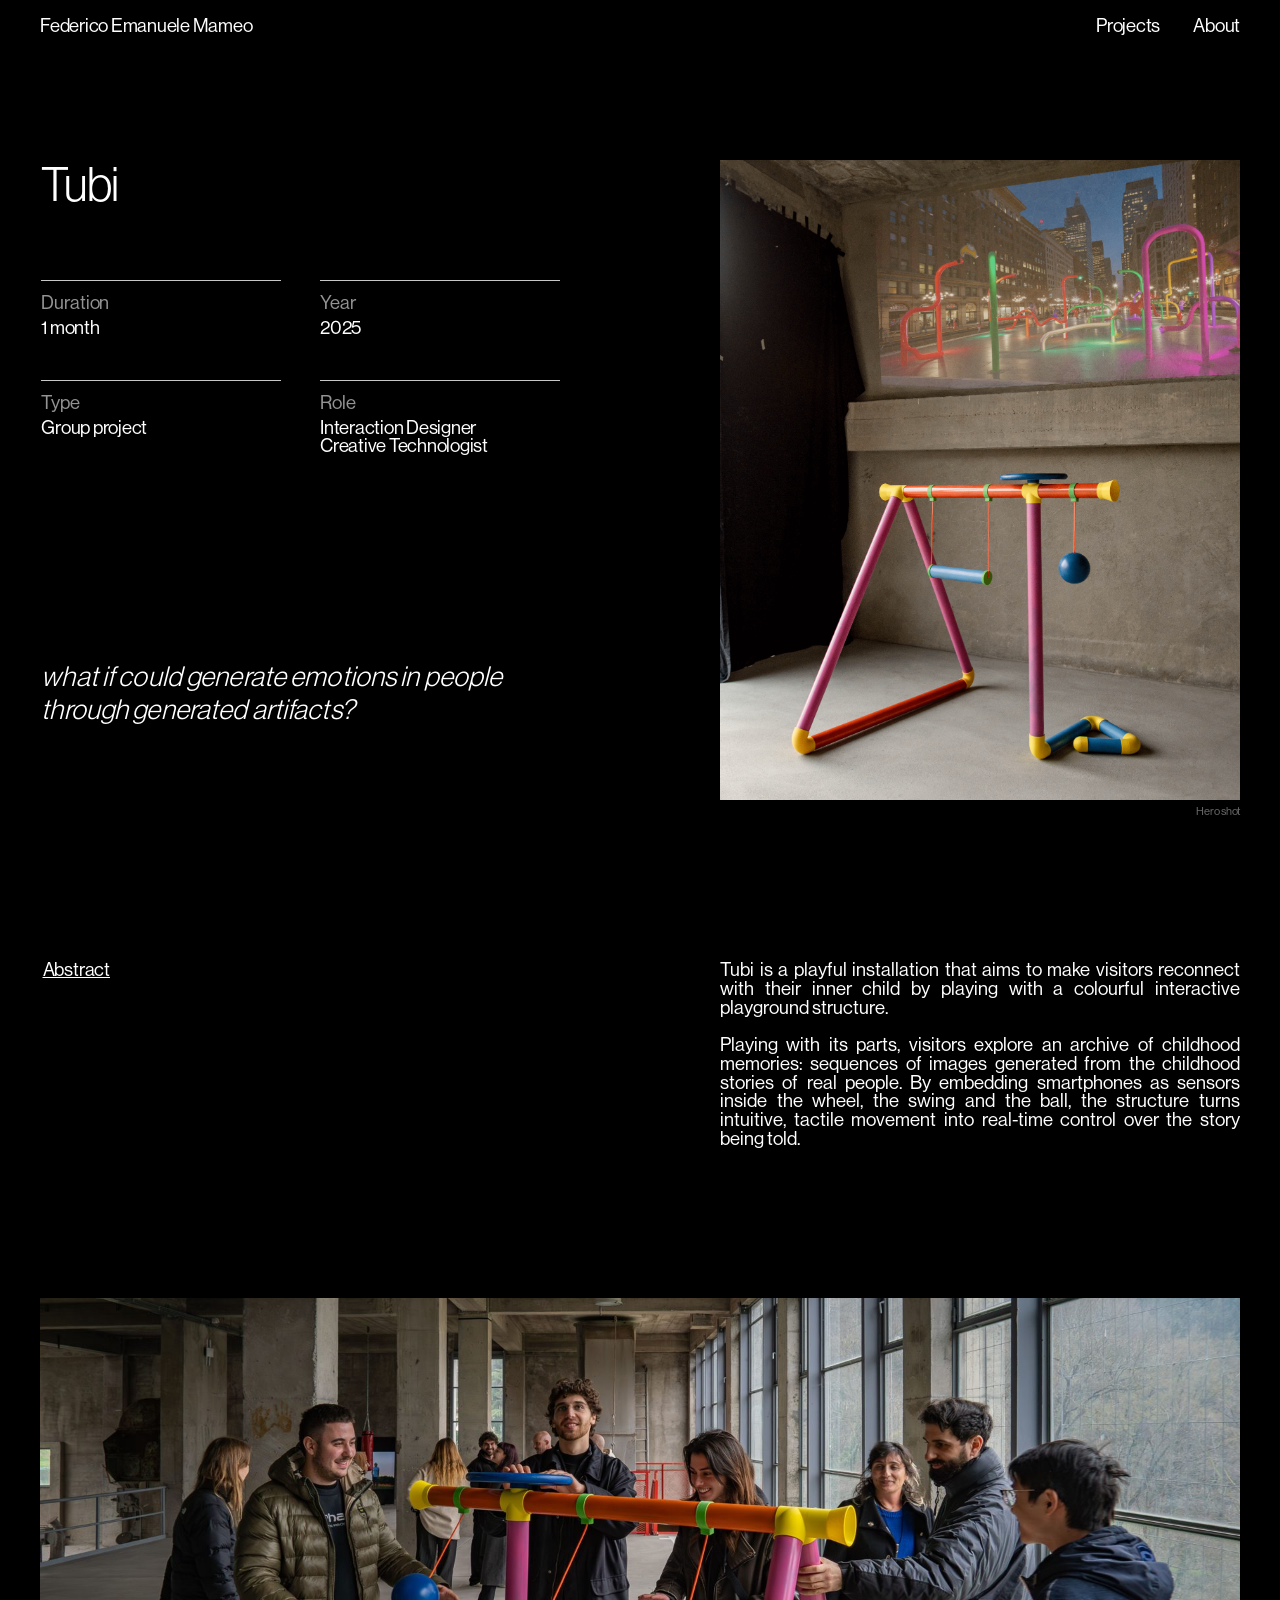
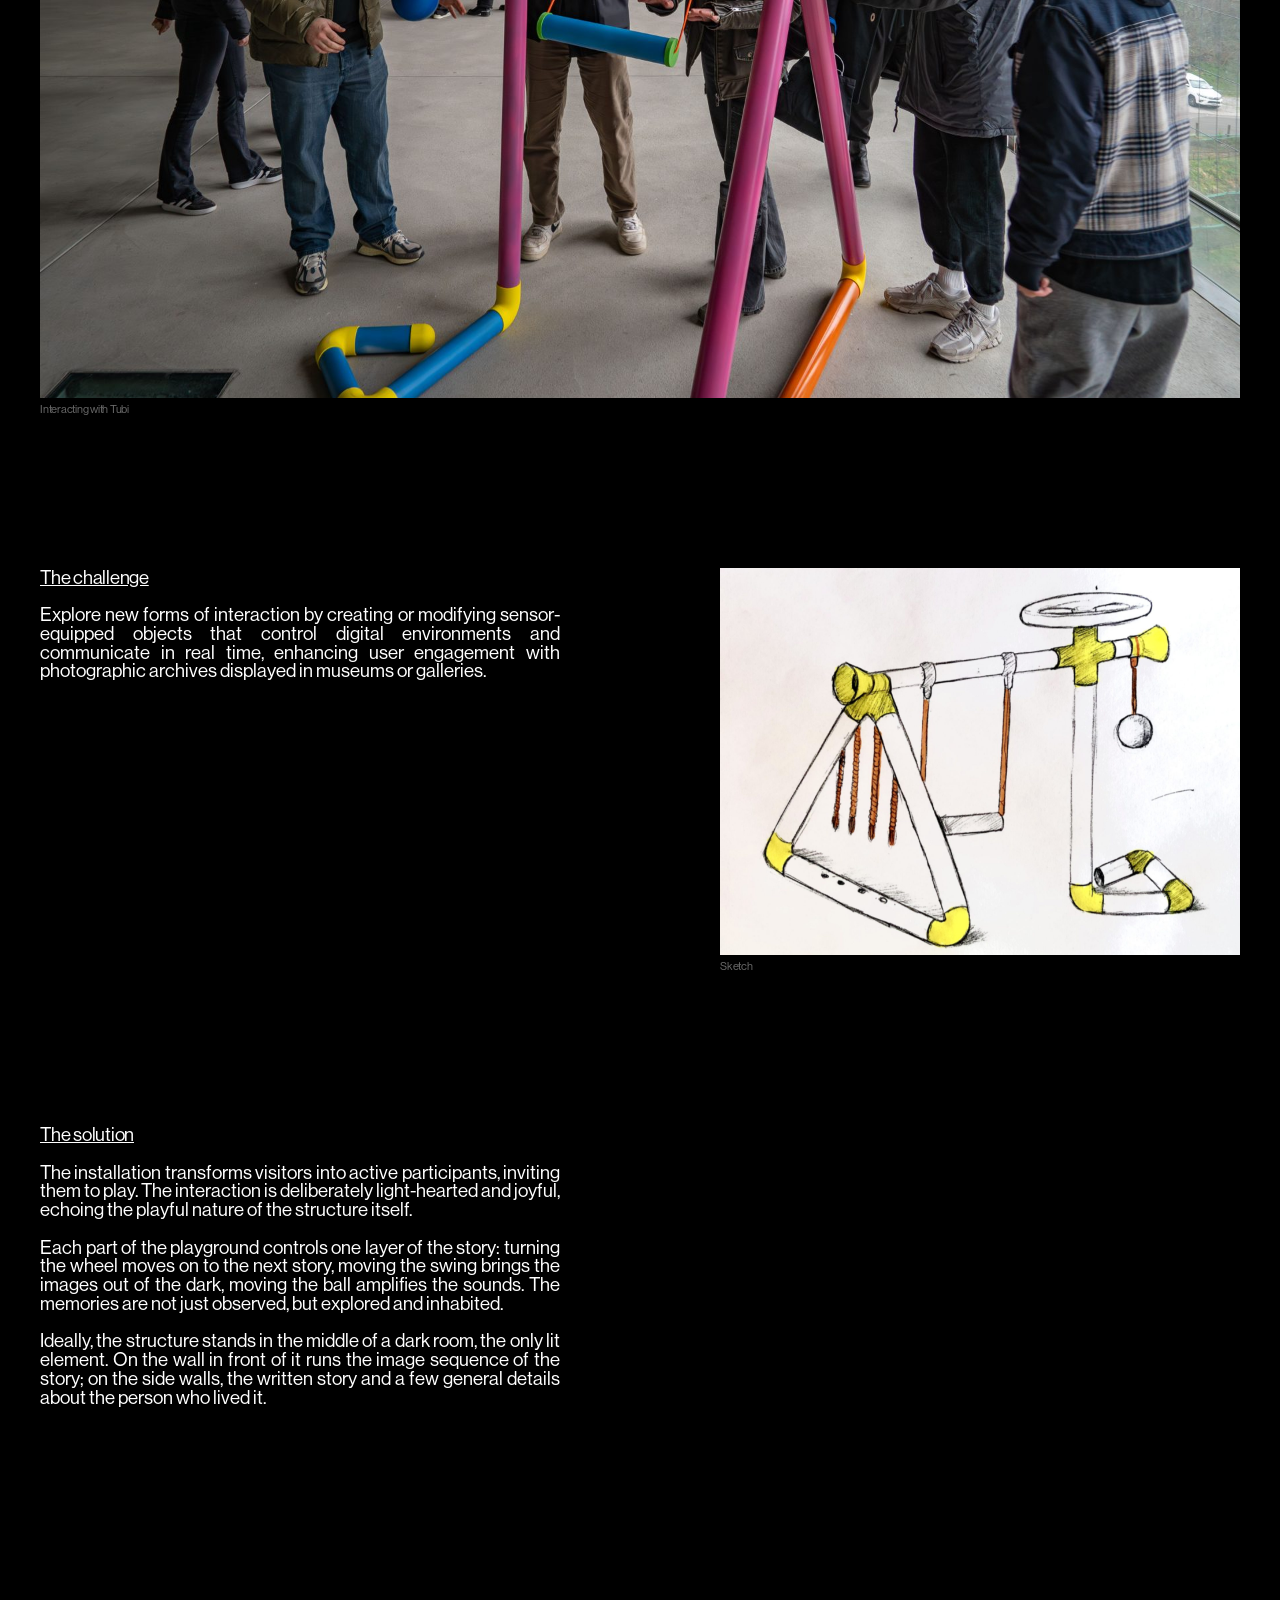
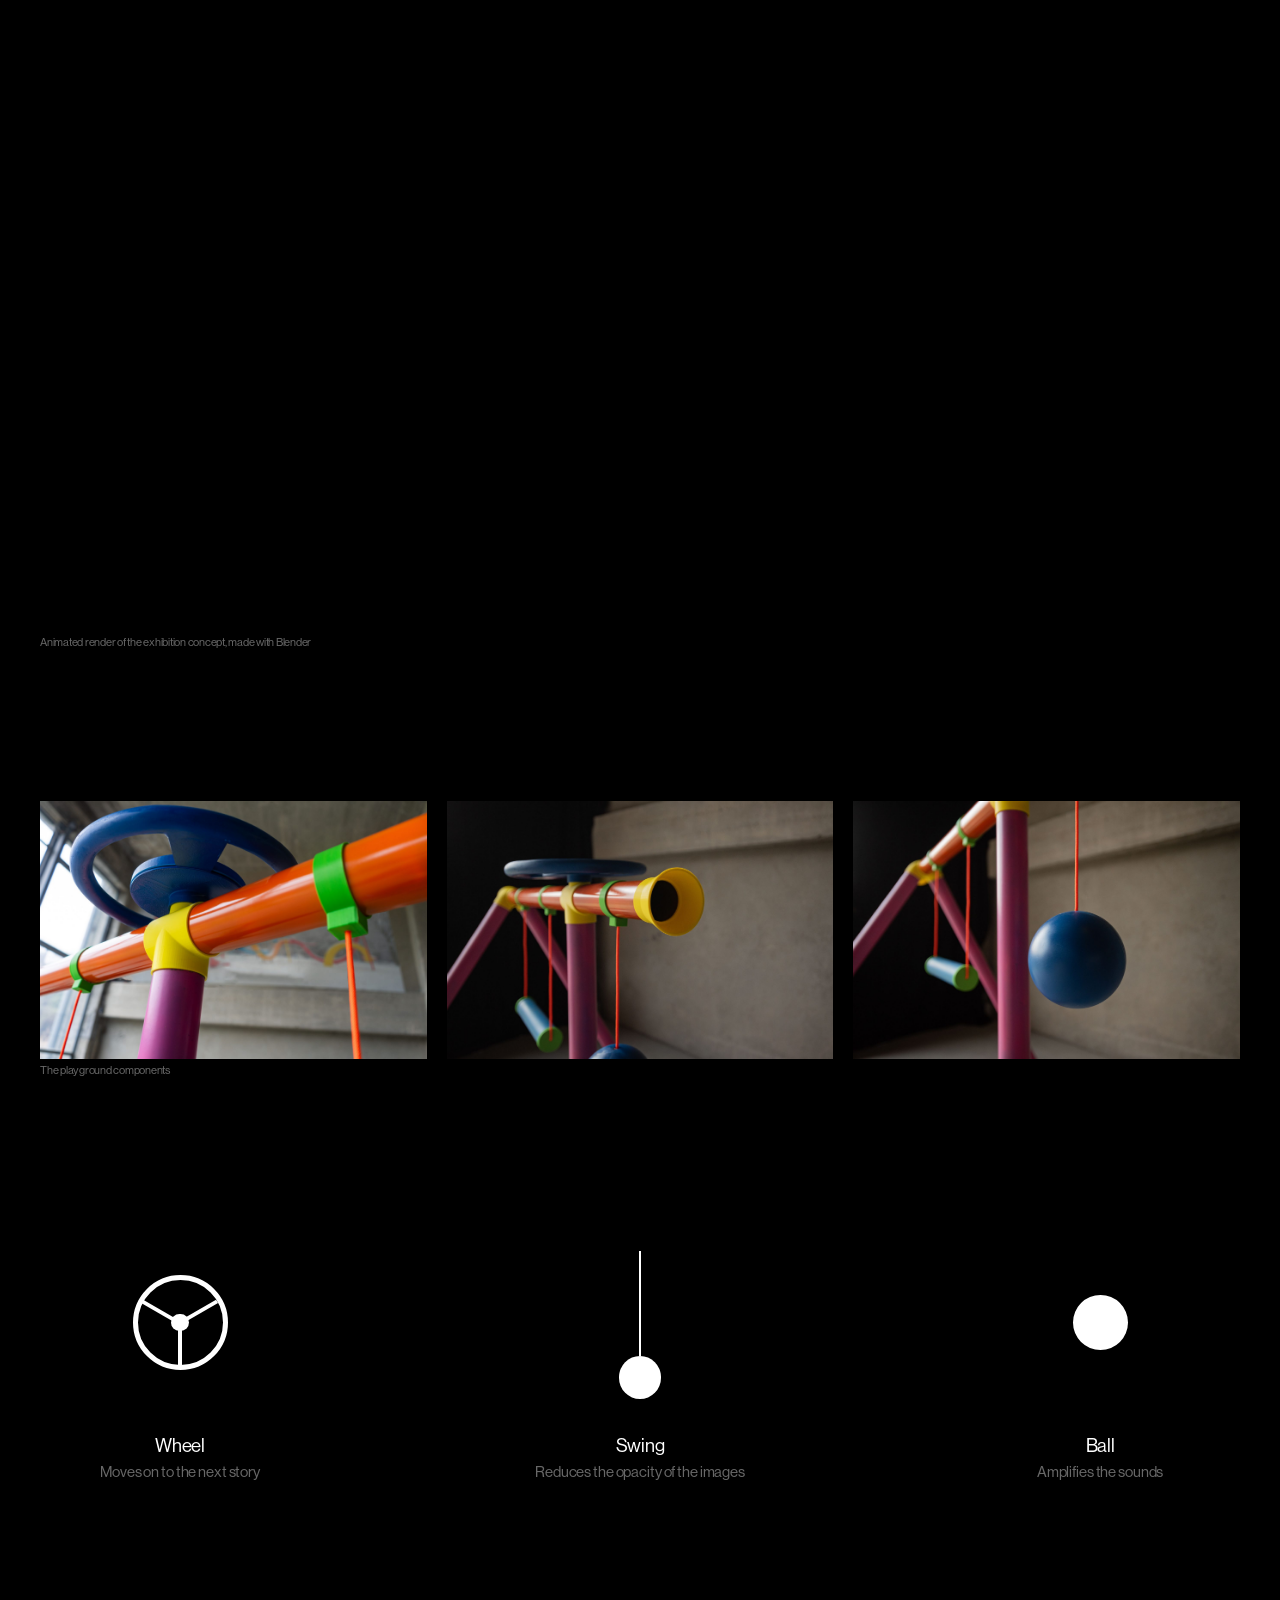
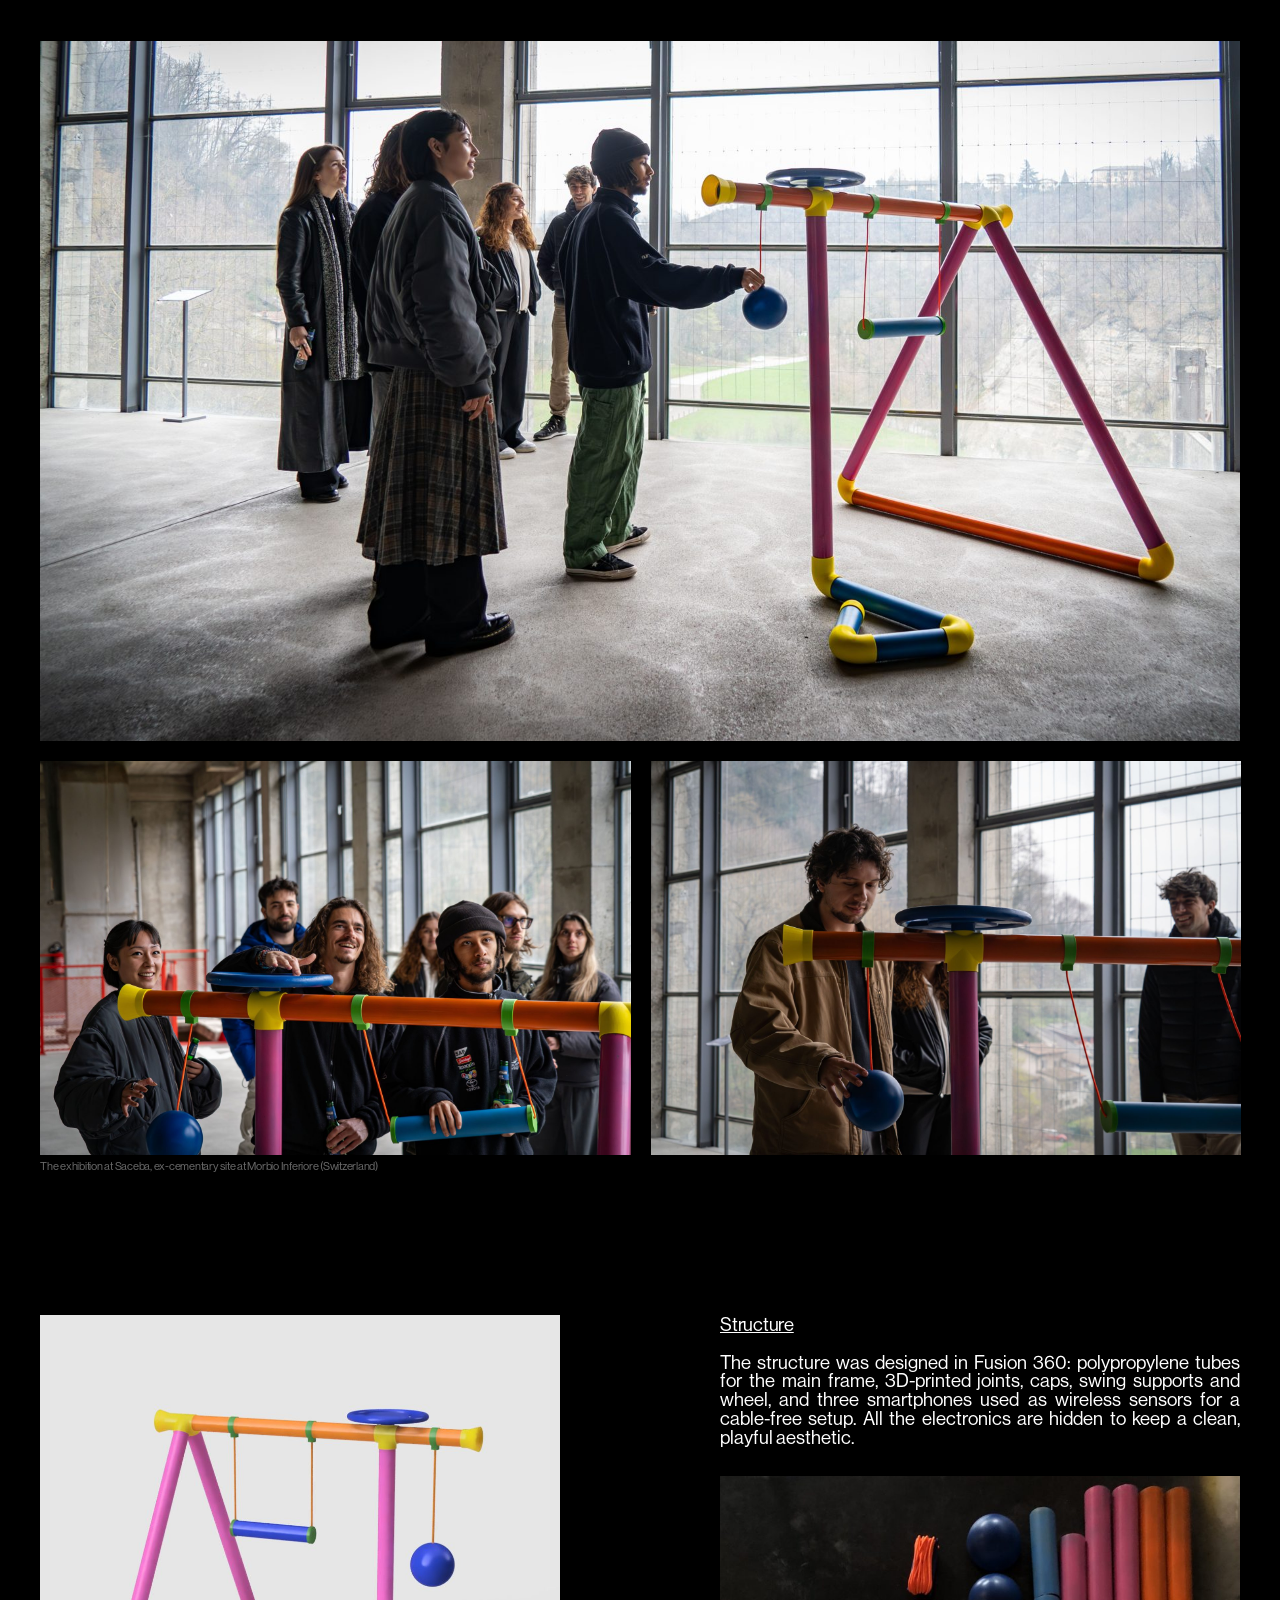
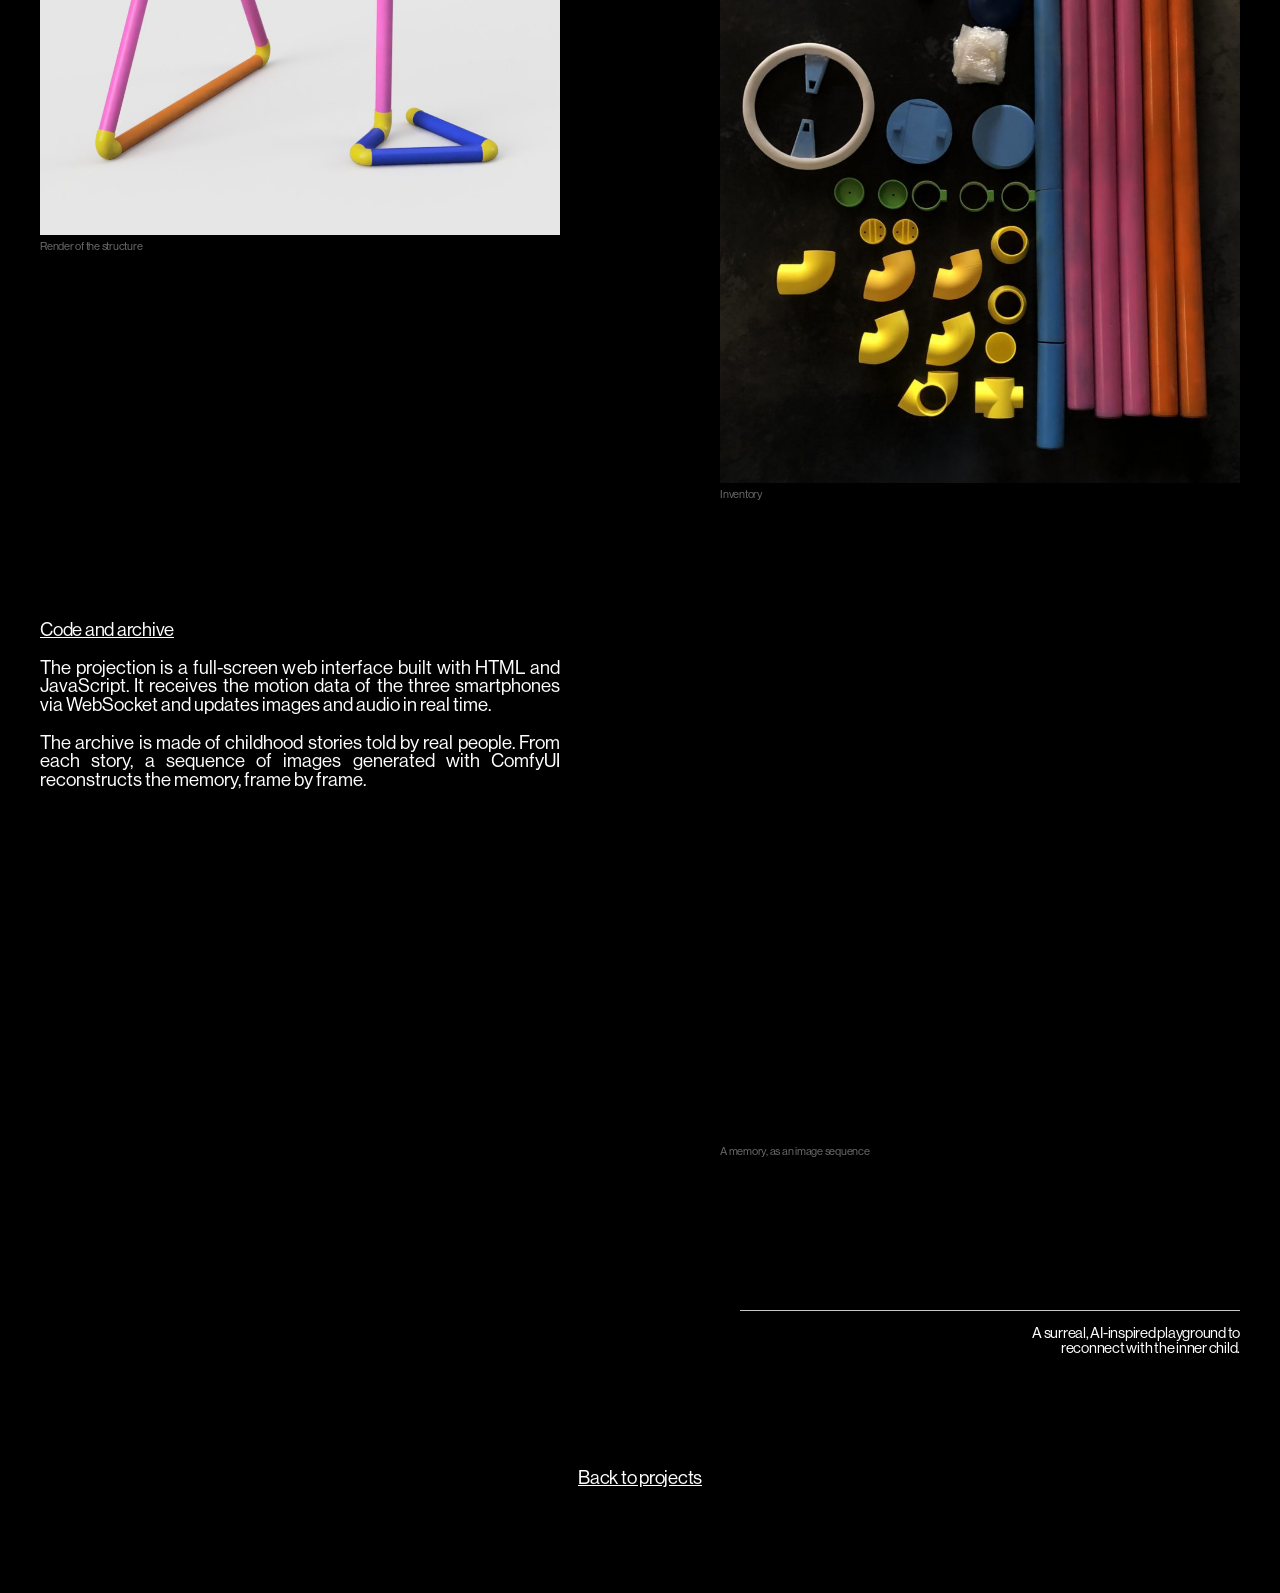
<file: tubi.html>
<!doctype html>
<html lang="it">
<head>
<meta charset="utf-8">
<meta name="viewport" content="width=device-width,initial-scale=1">
<link rel="icon" href="assets/favicon.svg" type="image/svg+xml">
<link rel="icon" href="assets/favicon.png" sizes="32x32" type="image/png">
<link rel="apple-touch-icon" href="assets/apple-touch-icon.png">
<title>Tubi | Federico Emanuele Mameo</title>
<meta name="description" content="interaction designer with a background in engineering, based in Italy">
<link rel="preconnect" href="https://fonts.googleapis.com">
<link rel="stylesheet" href="https://fonts.googleapis.com/css2?family=Inter:wght@300;400;500;600;700&family=IBM+Plex+Sans:wght@400;500&family=Roboto:wght@400;700&display=swap">
<link rel="stylesheet" href="assets/fonts.css">
<link rel="stylesheet" href="assets/site.css">

<style>body{background:#ffffff} .fm-media img,.fm-media video{pointer-events:none}</style>
<style id="dark-page">
body{background:#000!important}
.widget-background{background-color:#000!important}
.text-viewer span[style*="rgba(0, 0, 0, 1)"],.text-viewer span[style*="rgba(0, 0, 0, 1)"] a{color:#fff!important}
.fixed-position-container .text-viewer a{color:#fff!important}
.fixed-position-container .text-viewer a:hover{color:rgba(157,157,157,1)!important}
.rm-link svg path{fill:#fff}
.text-viewer span[style*="rgba(0, 0, 0, 1)"] a.text-link:hover{color:rgba(157,157,157,1)!important}
.tubi-anim .ta-name{color:#fff!important}
.tubi-anim .ta-rope,.tubi-anim .ta-seat,.tubi-anim .ta-spoke,.tubi-anim .ta-hub,.tubi-anim .ta-ball{background:#fff!important}
.tubi-anim .ta-wheel{border-color:#fff!important}
</style>
</head>
<body>
<div id="mags"><article class="page page-with-fixeds-desktop" style="overflow: hidden; height: 6394px; width: 1024px; position: relative;">
    <div class="page-fixed-bg-container polyfill-sticky"><div class="rmwidget widget-background" style="background-color: #ffffff"></div></div>
    <div class="fixed-position-container polyfill-sticky"><div class="rmwidget widget-text-v3" data-id="698f68d94c2b4cb2434a32ac" style="left: 50%; top: 13px; width: 96px; height: 15px; margin-left: 384px; z-index: 420; zoom: 1;"><div class="css-tw1d2u"><div class="text-viewer"><h2 style="line-height:15px;font-family:custom_144973;font-weight:400;font-size:15px" class="view-mode unstyled paragraph-6e13dc88-fc4d-4ffc-9875-f620b8636e86 align-right"><span style="color:rgba(0, 0, 0, 1);font-weight:400;font-style:normal;font-family:custom_144973;letter-spacing:-0.2px;font-size:15px"><a role="link" tabindex="0" class="link-style-556b7520-7e21-46b8-963a-272b8ff2589f maglink" target="_self" href="about.html">About</a></span></h2></div></div></div><div class="rmwidget widget-text-v3" data-id="698f68d93547c228d3d0eb0a" style="left: 50%; top: 13px; width: 64px; height: 15px; margin-left: 352px; z-index: 421; zoom: 1;"><div class="css-tw1d2u"><div class="text-viewer"><h2 style="line-height:15px;font-family:custom_144973;font-weight:400;font-size:15px" class="view-mode unstyled paragraph-6e13dc88-fc4d-4ffc-9875-f620b8636e86 align-right"><span style="color:rgba(0, 0, 0, 1);font-weight:400;font-style:normal;font-family:custom_144973;letter-spacing:-0.2px;font-size:15px"><a role="link" tabindex="0" class="link-style-556b7520-7e21-46b8-963a-272b8ff2589f maglink" target="_self" href="archive.html">Projects</a></span></h2></div></div></div><div class="rmwidget widget-text-v3" data-id="698f68e90674124804c1fa79" style="left: 50%; top: 13px; width: 220px; height: 15px; margin-left: -480px; z-index: 422; zoom: 1;"><div class="css-tw1d2u"><div class="text-viewer"><h2 style="line-height:15px;font-family:custom_144973;font-weight:400;font-size:15px" class="view-mode unstyled paragraph-6e13dc88-fc4d-4ffc-9875-f620b8636e86 align-left"><span style="color:rgba(0, 0, 0, 1);font-weight:400;font-style:normal;font-family:custom_144973;letter-spacing:-0.2px;font-size:15px"><a role="link" tabindex="0" class="link-style-556b7520-7e21-46b8-963a-272b8ff2589f maglink" target="_self" href="index.html">Federico Emanuele Mameo</a></span></h2></div></div></div></div>
    
    <div class="content-scroll-wrapper has-vertical-scroll">
      <div class="content-bounds" style="width: 1024px; height: 6394px;">
        <div class="page-content-container" style="width: 1024px; height: 6394px; top: 0px; left: 0px; zoom: 1;"><div class="rmwidget widget-text-v3" data-id="fm-t-126" style="left: 33px; top: 128px; width: 600px; height: 38px; z-index: 300;"><div class="css-tw1d2u"><div class="text-viewer"><h2 style="line-height:38px;font-family:custom_144777;font-weight:300;font-size:38px" class="view-mode unstyled align-left"><span style="color:rgba(0, 0, 0, 1);font-weight:300;font-style:normal;font-family:custom_144777;font-size:38px;letter-spacing:-0.76px">Tubi</span></h2></div></div></div><div class="rmwidget widget-shape div-instead-of-svg" style="left: 33px; top: 224px; width: 192px; height: 1px; z-index: 300; background-color: rgba(200, 200, 200, 1); border-radius: 0px; box-sizing: border-box;"></div><div class="rmwidget widget-text-v3" data-id="fm-t-127" style="left: 33px; top: 234px; width: 192px; height: 15px; z-index: 300;"><div class="css-tw1d2u"><div class="text-viewer"><h2 style="line-height:15px;font-family:custom_144973;font-weight:400;font-size:15px" class="view-mode unstyled align-left"><span style="color:rgba(147, 147, 147, 1);font-weight:400;font-style:normal;font-family:custom_144973;font-size:15px;letter-spacing:-0.1px">Duration</span></h2></div></div></div><div class="rmwidget widget-text-v3" data-id="fm-t-128" style="left: 33px; top: 254px; width: 192px; height: 15px; z-index: 300;"><div class="css-tw1d2u"><div class="text-viewer"><h2 style="line-height:15px;font-family:custom_144973;font-weight:400;font-size:15px" class="view-mode unstyled align-left"><span style="color:rgba(0, 0, 0, 1);font-weight:400;font-style:normal;font-family:custom_144973;font-size:15px;letter-spacing:-0.2px">1 month</span></h2></div></div></div><div class="rmwidget widget-shape div-instead-of-svg" style="left: 256px; top: 224px; width: 192px; height: 1px; z-index: 300; background-color: rgba(200, 200, 200, 1); border-radius: 0px; box-sizing: border-box;"></div><div class="rmwidget widget-text-v3" data-id="fm-t-129" style="left: 256px; top: 234px; width: 192px; height: 15px; z-index: 300;"><div class="css-tw1d2u"><div class="text-viewer"><h2 style="line-height:15px;font-family:custom_144973;font-weight:400;font-size:15px" class="view-mode unstyled align-left"><span style="color:rgba(147, 147, 147, 1);font-weight:400;font-style:normal;font-family:custom_144973;font-size:15px;letter-spacing:-0.1px">Year</span></h2></div></div></div><div class="rmwidget widget-text-v3" data-id="fm-t-130" style="left: 256px; top: 254px; width: 192px; height: 15px; z-index: 300;"><div class="css-tw1d2u"><div class="text-viewer"><h2 style="line-height:15px;font-family:custom_144973;font-weight:400;font-size:15px" class="view-mode unstyled align-left"><span style="color:rgba(0, 0, 0, 1);font-weight:400;font-style:normal;font-family:custom_144973;font-size:15px;letter-spacing:-0.2px">2025</span></h2></div></div></div><div class="rmwidget widget-shape div-instead-of-svg" style="left: 33px; top: 304px; width: 192px; height: 1px; z-index: 300; background-color: rgba(200, 200, 200, 1); border-radius: 0px; box-sizing: border-box;"></div><div class="rmwidget widget-text-v3" data-id="fm-t-131" style="left: 33px; top: 314px; width: 192px; height: 15px; z-index: 300;"><div class="css-tw1d2u"><div class="text-viewer"><h2 style="line-height:15px;font-family:custom_144973;font-weight:400;font-size:15px" class="view-mode unstyled align-left"><span style="color:rgba(147, 147, 147, 1);font-weight:400;font-style:normal;font-family:custom_144973;font-size:15px;letter-spacing:-0.1px">Type</span></h2></div></div></div><div class="rmwidget widget-text-v3" data-id="fm-t-132" style="left: 33px; top: 334px; width: 192px; height: 15px; z-index: 300;"><div class="css-tw1d2u"><div class="text-viewer"><h2 style="line-height:15px;font-family:custom_144973;font-weight:400;font-size:15px" class="view-mode unstyled align-left"><span style="color:rgba(0, 0, 0, 1);font-weight:400;font-style:normal;font-family:custom_144973;font-size:15px;letter-spacing:-0.2px">Group project</span></h2></div></div></div><div class="rmwidget widget-shape div-instead-of-svg" style="left: 256px; top: 304px; width: 192px; height: 1px; z-index: 300; background-color: rgba(200, 200, 200, 1); border-radius: 0px; box-sizing: border-box;"></div><div class="rmwidget widget-text-v3" data-id="fm-t-133" style="left: 256px; top: 314px; width: 192px; height: 15px; z-index: 300;"><div class="css-tw1d2u"><div class="text-viewer"><h2 style="line-height:15px;font-family:custom_144973;font-weight:400;font-size:15px" class="view-mode unstyled align-left"><span style="color:rgba(147, 147, 147, 1);font-weight:400;font-style:normal;font-family:custom_144973;font-size:15px;letter-spacing:-0.1px">Role</span></h2></div></div></div><div class="rmwidget widget-text-v3" data-id="fm-t-134" style="left: 256px; top: 334px; width: 192px; height: 30px; z-index: 300;"><div class="css-tw1d2u"><div class="text-viewer"><h2 style="line-height:15px;font-family:custom_144973;font-weight:400;font-size:15px" class="view-mode unstyled align-left"><span style="color:rgba(0, 0, 0, 1);font-weight:400;font-style:normal;font-family:custom_144973;font-size:15px;letter-spacing:-0.2px">Interaction Designer
Creative Technologist</span></h2></div></div></div><div class="rmwidget widget-text-v3" data-id="fm-t-135" style="left: 33px; top: 528px; width: 416px; height: 52px; z-index: 300;"><div class="css-tw1d2u"><div class="text-viewer"><h2 style="line-height:26px;font-family:custom_144777;font-weight:300;font-size:22px" class="view-mode unstyled align-left"><span style="color:rgba(0, 0, 0, 1);font-weight:300;font-style:italic;font-family:custom_144777;font-size:22px;letter-spacing:0.1px">what if could generate emotions in people through generated artifacts?</span></h2></div></div></div><div class="rmwidget widget-picture fm-media" style="left: 576px; top: 128px; width: 416px; height: 512px; z-index: 300;"><img src="media/tubi/tubi.png" alt="" style="width:100%;height:100%;object-fit:cover;display:block"></div><div class="rmwidget widget-text-v3" data-id="fm-t-136" style="left: 692px; top: 640px; width: 300px; height: 18px; z-index: 300;"><div class="css-tw1d2u"><div class="text-viewer"><h2 style="line-height:18px;font-family:custom_144973;font-weight:400;font-size:9px" class="view-mode unstyled align-right"><span style="color:rgba(104, 104, 104, 1);font-weight:400;font-style:normal;font-family:custom_144973;font-size:9px;letter-spacing:-0.2px">Hero shot</span></h2></div></div></div><div class="rmwidget widget-text-v3" data-id="fm-t-137" style="left: 34px; top: 768px; width: 414px; height: 15px; z-index: 300;"><div class="css-tw1d2u"><div class="text-viewer"><h2 style="line-height:15px;font-family:custom_144973;font-weight:400;font-size:15px" class="view-mode unstyled align-left"><span style="color:rgba(0, 0, 0, 1);font-weight:400;font-style:normal;text-decoration:underline;font-family:custom_144973;font-size:15px;letter-spacing:-0.15px">Abstract</span></h2></div></div></div><div class="rmwidget widget-text-v3" data-id="fm-t-138" style="left: 576px; top: 768px; width: 416px; height: 150px; z-index: 300;"><div class="css-tw1d2u"><div class="text-viewer"><h2 style="line-height:15px;font-family:custom_144973;font-weight:400;font-size:15px" class="view-mode unstyled align-justify"><span style="color:rgba(0, 0, 0, 1);font-weight:400;font-style:normal;font-family:custom_144973;font-size:15px;letter-spacing:0px">Tubi is a playful installation that aims to make visitors reconnect with their inner child by playing with a colourful interactive playground structure.</span></h2><h2 style="line-height:15px;font-size:15px" class="view-mode unstyled"><span> </span></h2><h2 style="line-height:15px;font-family:custom_144973;font-weight:400;font-size:15px" class="view-mode unstyled align-justify"><span style="color:rgba(0, 0, 0, 1);font-weight:400;font-style:normal;font-family:custom_144973;font-size:15px;letter-spacing:0px">Playing with its parts, visitors explore an archive of childhood memories: sequences of images generated from the childhood stories of real people. By embedding smartphones as sensors inside the wheel, the swing and the ball, the structure turns intuitive, tactile movement into real-time control over the story being told.</span></h2></div></div></div><div class="rmwidget widget-picture fm-media" style="left: 32.0px; top: 1038px; width: 960px; height: 560px; z-index: 300;"><img src="media/tubi/play1.jpg" alt="" style="width:100%;height:100%;object-fit:cover;display:block"></div><div class="rmwidget widget-text-v3" data-id="fm-t-139" style="left: 32.0px; top: 1598px; width: 300px; height: 18px; z-index: 300;"><div class="css-tw1d2u"><div class="text-viewer"><h2 style="line-height:18px;font-family:custom_144973;font-weight:400;font-size:9px" class="view-mode unstyled align-left"><span style="color:rgba(104, 104, 104, 1);font-weight:400;font-style:normal;font-family:custom_144973;font-size:9px;letter-spacing:-0.2px">Interacting with Tubi</span></h2></div></div></div><div class="rmwidget widget-text-v3" data-id="fm-t-140" style="left: 32px; top: 1734px; width: 416px; height: 15px; z-index: 300;"><div class="css-tw1d2u"><div class="text-viewer"><h2 style="line-height:15px;font-family:custom_144973;font-weight:400;font-size:15px" class="view-mode unstyled align-left"><span style="color:rgba(0, 0, 0, 1);font-weight:400;font-style:normal;text-decoration:underline;font-family:custom_144973;font-size:15px;letter-spacing:-0.2px">The challenge</span></h2></div></div></div><div class="rmwidget widget-text-v3" data-id="fm-t-141" style="left: 32px; top: 1764px; width: 416px; height: 60px; z-index: 300;"><div class="css-tw1d2u"><div class="text-viewer"><h2 style="line-height:15px;font-family:custom_144973;font-weight:400;font-size:15px" class="view-mode unstyled align-justify"><span style="color:rgba(0, 0, 0, 1);font-weight:400;font-style:normal;font-family:custom_144973;font-size:15px;letter-spacing:0px">Explore new forms of interaction by creating or modifying sensor-equipped objects that control digital environments and communicate in real time, enhancing user engagement with photographic archives displayed in museums or galleries.</span></h2></div></div></div><div class="rmwidget widget-picture fm-media" style="left: 576px; top: 1734px; width: 416px; height: 310px; z-index: 300;"><img src="media/tubi/ideation_final3.jpg" alt="" style="width:100%;height:100%;object-fit:contain;display:block;background:#ffffff"></div><div class="rmwidget widget-text-v3" data-id="fm-t-142" style="left: 576px; top: 2044px; width: 300px; height: 18px; z-index: 300;"><div class="css-tw1d2u"><div class="text-viewer"><h2 style="line-height:18px;font-family:custom_144973;font-weight:400;font-size:9px" class="view-mode unstyled align-left"><span style="color:rgba(104, 104, 104, 1);font-weight:400;font-style:normal;font-family:custom_144973;font-size:9px;letter-spacing:-0.2px">Sketch</span></h2></div></div></div><div class="rmwidget widget-text-v3" data-id="fm-t-143" style="left: 32px; top: 2180px; width: 416px; height: 15px; z-index: 300;"><div class="css-tw1d2u"><div class="text-viewer"><h2 style="line-height:15px;font-family:custom_144973;font-weight:400;font-size:15px" class="view-mode unstyled align-left"><span style="color:rgba(0, 0, 0, 1);font-weight:400;font-style:normal;text-decoration:underline;font-family:custom_144973;font-size:15px;letter-spacing:-0.2px">The solution</span></h2></div></div></div><div class="rmwidget widget-text-v3" data-id="fm-t-144" style="left: 32px; top: 2210px; width: 416px; height: 225px; z-index: 300;"><div class="css-tw1d2u"><div class="text-viewer"><h2 style="line-height:15px;font-family:custom_144973;font-weight:400;font-size:15px" class="view-mode unstyled align-justify"><span style="color:rgba(0, 0, 0, 1);font-weight:400;font-style:normal;font-family:custom_144973;font-size:15px;letter-spacing:0px">The installation transforms visitors into active participants, inviting them to play. The interaction is deliberately light-hearted and joyful, echoing the playful nature of the structure itself.</span></h2><h2 style="line-height:15px;font-size:15px" class="view-mode unstyled"><span> </span></h2><h2 style="line-height:15px;font-family:custom_144973;font-weight:400;font-size:15px" class="view-mode unstyled align-justify"><span style="color:rgba(0, 0, 0, 1);font-weight:400;font-style:normal;font-family:custom_144973;font-size:15px;letter-spacing:0px">Each part of the playground controls one layer of the story: turning the wheel moves on to the next story, moving the swing brings the images out of the dark, moving the ball amplifies the sounds. The memories are not just observed, but explored and inhabited.</span></h2><h2 style="line-height:15px;font-size:15px" class="view-mode unstyled"><span> </span></h2><h2 style="line-height:15px;font-family:custom_144973;font-weight:400;font-size:15px" class="view-mode unstyled align-justify"><span style="color:rgba(0, 0, 0, 1);font-weight:400;font-style:normal;font-family:custom_144973;font-size:15px;letter-spacing:0px">Ideally, the structure stands in the middle of a dark room, the only lit element. On the wall in front of it runs the image sequence of the story; on the side walls, the written story and a few general details about the person who lived it.</span></h2></div></div></div><div class="rmwidget fm-media" style="left: 32.0px; top: 2525px; width: 960px; height: 540px; z-index: 300;"><video src="media/tubi/animation.mp4" muted autoplay loop playsinline style="width:100%;height:100%;object-fit:cover;display:block;background:#000"></video></div><div class="rmwidget widget-text-v3" data-id="fm-t-145" style="left: 32.0px; top: 3065px; width: 300px; height: 18px; z-index: 300;"><div class="css-tw1d2u"><div class="text-viewer"><h2 style="line-height:18px;font-family:custom_144973;font-weight:400;font-size:9px" class="view-mode unstyled align-left"><span style="color:rgba(104, 104, 104, 1);font-weight:400;font-style:normal;font-family:custom_144973;font-size:9px;letter-spacing:-0.2px">Animated render of the exhibition concept, made with Blender</span></h2></div></div></div><div class="rmwidget widget-picture fm-media" style="left: 32.0px; top: 3201px; width: 309.3333333333333px; height: 206px; z-index: 300;"><img src="media/tubi/detail.jpg" alt="" style="width:100%;height:100%;object-fit:cover;display:block"></div><div class="rmwidget widget-picture fm-media" style="left: 357.33px; top: 3201px; width: 309.3333333333333px; height: 206px; z-index: 300;"><img src="media/tubi/05.jpg" alt="" style="width:100%;height:100%;object-fit:cover;display:block"></div><div class="rmwidget widget-picture fm-media" style="left: 682.67px; top: 3201px; width: 309.3333333333333px; height: 206px; z-index: 300;"><img src="media/tubi/06.jpg" alt="" style="width:100%;height:100%;object-fit:cover;display:block"></div><div class="rmwidget widget-text-v3" data-id="fm-t-146" style="left: 32px; top: 3407px; width: 300px; height: 18px; z-index: 300;"><div class="css-tw1d2u"><div class="text-viewer"><h2 style="line-height:18px;font-family:custom_144973;font-weight:400;font-size:9px" class="view-mode unstyled align-left"><span style="color:rgba(104, 104, 104, 1);font-weight:400;font-style:normal;font-family:custom_144973;font-size:9px;letter-spacing:-0.2px">The playground components</span></h2></div></div></div><style>
.tubi-anim{font-family:custom_144973;text-align:center}
.tubi-anim .ta-stage{position:relative;height:150px}
.tubi-anim .ta-el{position:absolute;left:50%;top:50%}
.tubi-anim .ta-name{margin-top:16px;font-size:15px;line-height:15px;letter-spacing:-0.2px;color:#000}
.tubi-anim .ta-desc{margin-top:6px;font-size:12px;line-height:14px;letter-spacing:-0.1px;color:rgba(104,104,104,1);padding:0 16px}
/* altalena: corda e seduta che oscillano dal punto di aggancio in alto */
.tubi-anim .ta-swing{width:0;height:0;top:18px;transform-origin:0 0;animation:ta-swing 3s ease-in-out infinite}
.tubi-anim .ta-rope{position:absolute;left:-1px;top:0;width:2px;height:84px;background:#000}
.tubi-anim .ta-seat{position:absolute;left:-17px;top:84px;width:34px;height:34px;border-radius:50%;background:#000}
@keyframes ta-swing{0%,100%{transform:rotate(-18deg)}50%{transform:rotate(18deg)}}
/* ruota: anello con raggi che gira */
.tubi-anim .ta-wheel{width:76px;height:76px;margin:-38px 0 0 -38px;border:4px solid #000;border-radius:50%;box-sizing:border-box;animation:ta-rotate 8s linear infinite}
.tubi-anim .ta-spoke{position:absolute;left:50%;top:50%;width:3px;height:34px;margin-left:-1.5px;background:#000;transform-origin:50% 0}
.tubi-anim .ta-spoke:nth-child(1){transform:rotate(0deg)}
.tubi-anim .ta-spoke:nth-child(2){transform:rotate(120deg)}
.tubi-anim .ta-spoke:nth-child(3){transform:rotate(240deg)}
.tubi-anim .ta-hub{position:absolute;left:50%;top:50%;width:14px;height:14px;margin:-7px 0 0 -7px;border-radius:50%;background:#000}
@keyframes ta-rotate{to{transform:rotate(360deg)}}
/* palla: si sposta lungo gli assi x e y */
.tubi-anim .ta-ball{width:44px;height:44px;margin:-22px 0 0 -22px;border-radius:50%;background:#000;animation:ta-cross 8s ease-in-out infinite}
@keyframes ta-cross{0%,25%,50%,75%,100%{transform:translate(0,0)}12.5%{transform:translate(0,-40px)}37.5%{transform:translate(0,40px)}62.5%{transform:translate(50px,0)}87.5%{transform:translate(-50px,0)}}
@media (prefers-reduced-motion: reduce){.tubi-anim .ta-el{animation:none}}
</style><div class="rmwidget tubi-anim" style="left: 32px; top: 3543px; width: 224px; height: 220px; z-index: 300;"><div class="ta-stage"><div class="ta-el ta-wheel"><span class="ta-spoke"></span><span class="ta-spoke"></span><span class="ta-spoke"></span><span class="ta-hub"></span></div></div><div class="ta-name">Wheel</div><div class="ta-desc">Moves on to the next story</div></div><div class="rmwidget tubi-anim" style="left: 400px; top: 3543px; width: 224px; height: 220px; z-index: 300;"><div class="ta-stage"><div class="ta-el ta-swing"><span class="ta-rope"></span><span class="ta-seat"></span></div></div><div class="ta-name">Swing</div><div class="ta-desc">Reduces the opacity of the images</div></div><div class="rmwidget tubi-anim" style="left: 768px; top: 3543px; width: 224px; height: 220px; z-index: 300;"><div class="ta-stage"><div class="ta-el ta-ball"></div></div><div class="ta-name">Ball</div><div class="ta-desc">Amplifies the sounds</div></div><div class="rmwidget widget-picture fm-media" style="left: 32.0px; top: 3873px; width: 960px; height: 560px; z-index: 300;"><img src="media/tubi/people.jpg" alt="" style="width:100%;height:100%;object-fit:cover;display:block"></div><div class="rmwidget widget-picture fm-media" style="left: 32.0px; top: 4449px; width: 472.5px; height: 315px; z-index: 300;"><img src="media/tubi/play2.jpg" alt="" style="width:100%;height:100%;object-fit:cover;display:block"></div><div class="rmwidget widget-text-v3" data-id="fm-t-147" style="left: 32.0px; top: 4764px; width: 300px; height: 18px; z-index: 300;"><div class="css-tw1d2u"><div class="text-viewer"><h2 style="line-height:18px;font-family:custom_144973;font-weight:400;font-size:9px" class="view-mode unstyled align-left"><span style="color:rgba(104, 104, 104, 1);font-weight:400;font-style:normal;font-family:custom_144973;font-size:9px;letter-spacing:-0.2px">The exhibition at Saceba, ex-cementary site at Morbio Inferiore (Switzerland)</span></h2></div></div></div><div class="rmwidget widget-picture fm-media" style="left: 520.5px; top: 4449px; width: 472.5px; height: 315px; z-index: 300;"><img src="media/tubi/davide.jpg" alt="" style="width:100%;height:100%;object-fit:cover;display:block"></div><div class="rmwidget widget-text-v3" data-id="fm-t-148" style="left: 576px; top: 4892px; width: 416px; height: 15px; z-index: 300;"><div class="css-tw1d2u"><div class="text-viewer"><h2 style="line-height:15px;font-family:custom_144973;font-weight:400;font-size:15px" class="view-mode unstyled align-left"><span style="color:rgba(0, 0, 0, 1);font-weight:400;font-style:normal;text-decoration:underline;font-family:custom_144973;font-size:15px;letter-spacing:-0.2px">Structure</span></h2></div></div></div><div class="rmwidget widget-text-v3" data-id="fm-t-149" style="left: 576px; top: 4922px; width: 416px; height: 75px; z-index: 300;"><div class="css-tw1d2u"><div class="text-viewer"><h2 style="line-height:15px;font-family:custom_144973;font-weight:400;font-size:15px" class="view-mode unstyled align-justify"><span style="color:rgba(0, 0, 0, 1);font-weight:400;font-style:normal;font-family:custom_144973;font-size:15px;letter-spacing:0px">The structure was designed in Fusion 360: polypropylene tubes for the main frame, 3D-printed joints, caps, swing supports and wheel, and three smartphones used as wireless sensors for a cable-free setup. All the electronics are hidden to keep a clean, playful aesthetic.</span></h2></div></div></div><div class="rmwidget widget-picture fm-media" style="left: 32px; top: 4892px; width: 416px; height: 416px; z-index: 300;"><img src="media/tubi/3d_render.jpg" alt="" style="width:100%;height:100%;object-fit:contain;display:block;background:#ffffff"></div><div class="rmwidget widget-text-v3" data-id="fm-t-150" style="left: 32px; top: 5308px; width: 300px; height: 18px; z-index: 300;"><div class="css-tw1d2u"><div class="text-viewer"><h2 style="line-height:18px;font-family:custom_144973;font-weight:400;font-size:9px" class="view-mode unstyled align-left"><span style="color:rgba(104, 104, 104, 1);font-weight:400;font-style:normal;font-family:custom_144973;font-size:9px;letter-spacing:-0.2px">Render of the structure</span></h2></div></div></div><div class="rmwidget widget-picture fm-media" style="left: 576px; top: 5021px; width: 416px; height: 485px; z-index: 300;"><img src="media/tubi/inventary.jpg" alt="" style="width:100%;height:100%;object-fit:cover;display:block"></div><div class="rmwidget widget-text-v3" data-id="fm-t-151" style="left: 576px; top: 5506px; width: 300px; height: 18px; z-index: 300;"><div class="css-tw1d2u"><div class="text-viewer"><h2 style="line-height:18px;font-family:custom_144973;font-weight:400;font-size:9px" class="view-mode unstyled align-left"><span style="color:rgba(104, 104, 104, 1);font-weight:400;font-style:normal;font-family:custom_144973;font-size:9px;letter-spacing:-0.2px">Inventory</span></h2></div></div></div><div class="rmwidget widget-text-v3" data-id="fm-t-152" style="left: 32px; top: 5616px; width: 416px; height: 15px; z-index: 300;"><div class="css-tw1d2u"><div class="text-viewer"><h2 style="line-height:15px;font-family:custom_144973;font-weight:400;font-size:15px" class="view-mode unstyled align-left"><span style="color:rgba(0, 0, 0, 1);font-weight:400;font-style:normal;text-decoration:underline;font-family:custom_144973;font-size:15px;letter-spacing:-0.2px">Code and archive</span></h2></div></div></div><div class="rmwidget widget-text-v3" data-id="fm-t-153" style="left: 32px; top: 5646px; width: 416px; height: 105px; z-index: 300;"><div class="css-tw1d2u"><div class="text-viewer"><h2 style="line-height:15px;font-family:custom_144973;font-weight:400;font-size:15px" class="view-mode unstyled align-justify"><span style="color:rgba(0, 0, 0, 1);font-weight:400;font-style:normal;font-family:custom_144973;font-size:15px;letter-spacing:0px">The projection is a full-screen web interface built with HTML and JavaScript. It receives the motion data of the three smartphones via WebSocket and updates images and audio in real time.</span></h2><h2 style="line-height:15px;font-size:15px" class="view-mode unstyled"><span> </span></h2><h2 style="line-height:15px;font-family:custom_144973;font-weight:400;font-size:15px" class="view-mode unstyled align-justify"><span style="color:rgba(0, 0, 0, 1);font-weight:400;font-style:normal;font-family:custom_144973;font-size:15px;letter-spacing:0px">The archive is made of childhood stories told by real people. From each story, a sequence of images generated with ComfyUI reconstructs the memory, frame by frame.</span></h2></div></div></div><div class="rmwidget fm-media" style="left: 576px; top: 5616px; width: 416px; height: 416px; z-index: 300;"><video src="media/tubi/memories.mp4" muted autoplay loop playsinline style="width:100%;height:100%;object-fit:cover;display:block;background:#000"></video></div><div class="rmwidget widget-text-v3" data-id="fm-t-154" style="left: 576px; top: 6032px; width: 300px; height: 18px; z-index: 300;"><div class="css-tw1d2u"><div class="text-viewer"><h2 style="line-height:18px;font-family:custom_144973;font-weight:400;font-size:9px" class="view-mode unstyled align-left"><span style="color:rgba(104, 104, 104, 1);font-weight:400;font-style:normal;font-family:custom_144973;font-size:9px;letter-spacing:-0.2px">A memory, as an image sequence</span></h2></div></div></div><div class="rmwidget widget-shape div-instead-of-svg" style="left: 592px; top: 6168px; width: 400px; height: 1px; z-index: 300; background-color: rgba(200, 200, 200, 1); border-radius: 0px; box-sizing: border-box;"></div><div class="rmwidget widget-text-v3" data-id="fm-t-155" style="left: 808px; top: 6180px; width: 184px; height: 24px; z-index: 300;"><div class="css-tw1d2u"><div class="text-viewer"><h2 style="line-height:12px;font-family:custom_144973;font-weight:400;font-size:12px" class="view-mode unstyled align-right"><span style="color:rgba(0, 0, 0, 1);font-weight:400;font-style:normal;font-family:custom_144973;font-size:12px;letter-spacing:-0.2px">A surreal, AI-inspired playground to reconnect with the inner child.</span></h2></div></div></div><div class="rmwidget widget-text-v3" style="left: 32px; top: 6294px; width: 960px; height: 15px; z-index: 353;"><div class="css-tw1d2u"><div class="text-viewer"><h2 style="line-height:15px;font-family:custom_144973;font-weight:400;font-size:15px" class="view-mode unstyled align-center"><span style="color:rgba(0, 0, 0, 1);font-weight:400;font-style:normal;font-family:custom_144973;font-size:15px;letter-spacing:-0.2px"><a class="text-link" href="archive.html" target="_self" style="color:inherit;text-decoration:underline">Back to projects</a></span></h2></div></div></div></div>
      </div>
    </div>
  </article></div><div id="text-global-styles"><style class=""> .align-left { text-align: left !important; } .align-center { text-align: center !important; } .align-right { text-align: right !important; } .align-justify { text-align: justify !important; } .unordered-list-item { padding: 0; margin: 0; list-style-type: none; } .unordered-list-item div[data-offset-key]:before, .unordered-list-item > li:before { white-space: nowrap; content: "•\00a0"; } .ordered-list-item { padding: 0; margin: 0; list-style-type: none; } .ordered-list-item div[data-offset-key]:before, .ordered-list-item > li:before { white-space: nowrap; counter-increment: ordered-key; content: counter(ordered-key)"."; } .link-1 { text-decoration: none; padding-bottom: 1px; background: linear-gradient(to right, rgba(0, 128, 255, 1) 0%, rgba(0, 128, 255, 1) 100%) 0 100%/1px 1px repeat-x; color: rgba(0, 128, 255, 1); } .link-1 * { color: rgba(0, 128, 255, 1); } .link-1 .hover, .link-1:hover { text-decoration: none; padding-bottom: 1px; background: none; color: rgba(0, 128, 255, 1) !important; } .link-1 .hover *, .link-1:hover * { color: rgba(0, 128, 255, 1) !important; } .link-1.current { text-decoration: none; padding-bottom: 1px; background: none; color: rgba(0, 128, 255, 1); } .link-1.current * { color: rgba(0, 128, 255, 1); } .link-style-778b75b4-ac06-453a-ae27-c82a6fe9bac0 { text-decoration: none; padding-bottom: 1px; background: none; color: rgba(142, 142, 142, 1); } .link-style-778b75b4-ac06-453a-ae27-c82a6fe9bac0 * { color: rgba(142, 142, 142, 1); } .link-style-778b75b4-ac06-453a-ae27-c82a6fe9bac0 .hover, .link-style-778b75b4-ac06-453a-ae27-c82a6fe9bac0:hover { text-decoration: none; padding-bottom: 1px; background: linear-gradient(to right, rgba(0, 0, 0, 1) 0%, rgba(0, 0, 0, 1) 100%) 0 100%/1px 1px repeat-x; color: rgba(0, 0, 0, 0.8) !important; } .link-style-778b75b4-ac06-453a-ae27-c82a6fe9bac0 .hover *, .link-style-778b75b4-ac06-453a-ae27-c82a6fe9bac0:hover * { color: rgba(0, 0, 0, 0.8) !important; } .link-style-778b75b4-ac06-453a-ae27-c82a6fe9bac0.current { text-decoration: none; padding-bottom: 1px; background: linear-gradient(to right, rgba(0, 0, 0, 1) 0%, rgba(0, 0, 0, 1) 100%) 0 100%/1px 1px repeat-x; color: rgba(0, 0, 0, 1); } .link-style-778b75b4-ac06-453a-ae27-c82a6fe9bac0.current * { color: rgba(0, 0, 0, 1); } .link-style-556b7520-7e21-46b8-963a-272b8ff2589f { text-decoration: none; padding-bottom: 1px; background: none; color: rgba(0, 0, 0, 1); } .link-style-556b7520-7e21-46b8-963a-272b8ff2589f * { color: rgba(0, 0, 0, 1); } .link-style-556b7520-7e21-46b8-963a-272b8ff2589f .hover, .link-style-556b7520-7e21-46b8-963a-272b8ff2589f:hover { text-decoration: none; padding-bottom: 1px; background: none; color: rgba(157, 157, 157, 1) !important; } .link-style-556b7520-7e21-46b8-963a-272b8ff2589f .hover *, .link-style-556b7520-7e21-46b8-963a-272b8ff2589f:hover * { color: rgba(157, 157, 157, 1) !important; } .link-style-556b7520-7e21-46b8-963a-272b8ff2589f.current { text-decoration: none; padding-bottom: 1px; background: none; color: rgba(0, 0, 0, 1); } .link-style-556b7520-7e21-46b8-963a-272b8ff2589f.current * { color: rgba(0, 0, 0, 1); } .link-style-7dd228ea-1e3b-4cc7-8f94-393ffabb5e12 { text-decoration: none; padding-bottom: 1px; background: none; color: rgba(0, 0, 0, 1); } .link-style-7dd228ea-1e3b-4cc7-8f94-393ffabb5e12 * { color: rgba(0, 0, 0, 1); } .link-style-7dd228ea-1e3b-4cc7-8f94-393ffabb5e12 .hover, .link-style-7dd228ea-1e3b-4cc7-8f94-393ffabb5e12:hover { text-decoration: none; padding-bottom: 2px; background: linear-gradient(to right, rgba(0, 0, 0, 1) 0%, rgba(0, 0, 0, 1) 100%) 0 100%/1px 1px repeat-x; color: rgba(0, 0, 0, 0.8) !important; } .link-style-7dd228ea-1e3b-4cc7-8f94-393ffabb5e12 .hover *, .link-style-7dd228ea-1e3b-4cc7-8f94-393ffabb5e12:hover * { color: rgba(0, 0, 0, 0.8) !important; } .link-style-7dd228ea-1e3b-4cc7-8f94-393ffabb5e12.current { text-decoration: none; padding-bottom: 1px; background: linear-gradient(to right, rgba(0, 0, 0, 1) 0%, rgba(0, 0, 0, 1) 100%) 0 100%/1px 1px repeat-x; color: rgba(0, 0, 0, 1); } .link-style-7dd228ea-1e3b-4cc7-8f94-393ffabb5e12.current * { color: rgba(0, 0, 0, 1); } .link-style-028c5e25-8940-47a0-add1-3b72ab9b7b80 { text-decoration: none; padding-bottom: 1px; background: none; color: rgba(0, 0, 0, 1); } .link-style-028c5e25-8940-47a0-add1-3b72ab9b7b80 * { color: rgba(0, 0, 0, 1); } .link-style-028c5e25-8940-47a0-add1-3b72ab9b7b80 .hover, .link-style-028c5e25-8940-47a0-add1-3b72ab9b7b80:hover { text-decoration: none; padding-bottom: 1px; background: none; color: rgba(255, 255, 255, 0.8) !important; } .link-style-028c5e25-8940-47a0-add1-3b72ab9b7b80 .hover *, .link-style-028c5e25-8940-47a0-add1-3b72ab9b7b80:hover * { color: rgba(255, 255, 255, 0.8) !important; } .link-style-028c5e25-8940-47a0-add1-3b72ab9b7b80.current { text-decoration: none; padding-bottom: 1px; background: linear-gradient(to right, rgba(0, 0, 0, 1) 0%, rgba(0, 0, 0, 1) 100%) 0 100%/1px 1px repeat-x; color: rgba(0, 0, 0, 1); } .link-style-028c5e25-8940-47a0-add1-3b72ab9b7b80.current * { color: rgba(0, 0, 0, 1); } .link-style-81c8315b-255d-49b5-afa0-a594db3491b1 { text-decoration: none; padding-bottom: 1px; background: none; color: rgba(0, 0, 0, 1); } .link-style-81c8315b-255d-49b5-afa0-a594db3491b1 * { color: rgba(0, 0, 0, 1); } .link-style-81c8315b-255d-49b5-afa0-a594db3491b1 .hover, .link-style-81c8315b-255d-49b5-afa0-a594db3491b1:hover { text-decoration: none; padding-bottom: 1px; background: none; color: rgba(0, 0, 0, 1) !important; } .link-style-81c8315b-255d-49b5-afa0-a594db3491b1 .hover *, .link-style-81c8315b-255d-49b5-afa0-a594db3491b1:hover * { color: rgba(0, 0, 0, 1) !important; } .link-style-81c8315b-255d-49b5-afa0-a594db3491b1.current { text-decoration: none; padding-bottom: 1px; background: linear-gradient(to right, rgba(0, 0, 0, 1) 0%, rgba(0, 0, 0, 1) 100%) 0 100%/1px 1px repeat-x; color: rgba(0, 0, 0, 1); } .link-style-81c8315b-255d-49b5-afa0-a594db3491b1.current * { color: rgba(0, 0, 0, 1); } .link-style-300c46da-3aea-4561-94a3-5646ef2b535f { text-decoration: none; padding-bottom: 1px; background: none; color: rgba(0, 0, 0, 1); } .link-style-300c46da-3aea-4561-94a3-5646ef2b535f * { color: rgba(0, 0, 0, 1); } .link-style-300c46da-3aea-4561-94a3-5646ef2b535f .hover, .link-style-300c46da-3aea-4561-94a3-5646ef2b535f:hover { text-decoration: none; padding-bottom: 1px; background: none; color: rgba(0, 0, 0, 0.5) !important; } .link-style-300c46da-3aea-4561-94a3-5646ef2b535f .hover *, .link-style-300c46da-3aea-4561-94a3-5646ef2b535f:hover * { color: rgba(0, 0, 0, 0.5) !important; } .link-style-300c46da-3aea-4561-94a3-5646ef2b535f.current { text-decoration: none; padding-bottom: 1px; background: none; color: rgba(0, 0, 0, 1); } .link-style-300c46da-3aea-4561-94a3-5646ef2b535f.current * { color: rgba(0, 0, 0, 1); } .link-style-7d9de455-9f3f-4703-818f-00e5d67643f5 { text-decoration: none; padding-bottom: 1px; background: none; color: rgba(0, 0, 0, 1); } .link-style-7d9de455-9f3f-4703-818f-00e5d67643f5 * { color: rgba(0, 0, 0, 1); } .link-style-7d9de455-9f3f-4703-818f-00e5d67643f5 .hover, .link-style-7d9de455-9f3f-4703-818f-00e5d67643f5:hover { text-decoration: none; padding-bottom: 1px; background: none; color: rgba(0, 0, 0, 1) !important; } .link-style-7d9de455-9f3f-4703-818f-00e5d67643f5 .hover *, .link-style-7d9de455-9f3f-4703-818f-00e5d67643f5:hover * { color: rgba(0, 0, 0, 1) !important; } .link-style-7d9de455-9f3f-4703-818f-00e5d67643f5.current { text-decoration: none; padding-bottom: 1px; background: none; color: rgba(0, 0, 0, 1); } .link-style-7d9de455-9f3f-4703-818f-00e5d67643f5.current * { color: rgba(0, 0, 0, 1); } .link-style-6689a6bf-3fa5-485c-96be-a3bf1853de2a { text-decoration: none; padding-bottom: 1px; background: linear-gradient(to right, rgba(0, 0, 0, 1) 0%, rgba(0, 0, 0, 1) 100%) 0 100%/1px 1px repeat-x; color: rgba(0, 0, 0, 1); } .link-style-6689a6bf-3fa5-485c-96be-a3bf1853de2a * { color: rgba(0, 0, 0, 1); } .link-style-6689a6bf-3fa5-485c-96be-a3bf1853de2a .hover, .link-style-6689a6bf-3fa5-485c-96be-a3bf1853de2a:hover { text-decoration: none; padding-bottom: 1px; background: linear-gradient(to right, rgba(0, 0, 0, 0.6) 0%, rgba(0, 0, 0, 0.6) 100%) 0 100%/1px 1px repeat-x; color: rgba(0, 0, 0, 0.6) !important; } .link-style-6689a6bf-3fa5-485c-96be-a3bf1853de2a .hover *, .link-style-6689a6bf-3fa5-485c-96be-a3bf1853de2a:hover * { color: rgba(0, 0, 0, 0.6) !important; } .link-style-6689a6bf-3fa5-485c-96be-a3bf1853de2a.current { text-decoration: none; padding-bottom: 1px; background: linear-gradient(to right, rgba(0, 0, 0, 1) 0%, rgba(0, 0, 0, 1) 100%) 0 100%/1px 1px repeat-x; color: rgba(0, 0, 0, 1); } .link-style-6689a6bf-3fa5-485c-96be-a3bf1853de2a.current * { color: rgba(0, 0, 0, 1); } .link-style-0060e268-0295-410f-90a1-9871a02c996c { text-decoration: none; padding-bottom: 1px; background: linear-gradient(to right, rgba(0, 0, 0, 1) 0%, rgba(0, 0, 0, 1) 100%) 0 100%/1px 1px repeat-x; color: rgba(0, 0, 0, 1); } .link-style-0060e268-0295-410f-90a1-9871a02c996c * { color: rgba(0, 0, 0, 1); } .link-style-0060e268-0295-410f-90a1-9871a02c996c .hover, .link-style-0060e268-0295-410f-90a1-9871a02c996c:hover { text-decoration: none; padding-bottom: 1px; background: none; color: rgba(0, 0, 0, 0.8) !important; } .link-style-0060e268-0295-410f-90a1-9871a02c996c .hover *, .link-style-0060e268-0295-410f-90a1-9871a02c996c:hover * { color: rgba(0, 0, 0, 0.8) !important; } .link-style-0060e268-0295-410f-90a1-9871a02c996c.current { text-decoration: none; padding-bottom: 1px; background: linear-gradient(to right, rgba(0, 0, 0, 1) 0%, rgba(0, 0, 0, 1) 100%) 0 100%/1px 1px repeat-x; color: rgba(0, 0, 0, 1); } .link-style-0060e268-0295-410f-90a1-9871a02c996c.current * { color: rgba(0, 0, 0, 1); } .unstyled { font-size: 18px; line-height: 26px; font-family: Inter; font-weight: 400; font-style: normal; text-align: align-left; } .default-list-style.edit-mode .editor-block-wrapper { display: flex; } .default-list-style.view-mode { display: flex; } .default-list-style.view-mode:before { display: inline-block; } .unordered-list-item.default-list-style.edit-mode .editor-block-wrapper:before { content: "•\00a0"; display: inline-block; } .unordered-list-item.default-list-style.edit-mode div[data-offset-key]:before { content: "•\00a0"; display: none; } .ordered-list-item.default-list-style.edit-mode .editor-block-wrapper:before { counter-increment: ordered-key; content: counter(ordered-key)"."; display: inline-block; white-space: nowrap; } .ordered-list-item.default-list-style.edit-mode div[data-offset-key]:before { counter-increment: ordered-key; content: counter(ordered-key)"."; display: none; white-space: nowrap; } .unordered-list-item .default-list-style.view-mode:before { content: "•\00a0"; } .style-5bd92323-b979-4ea8-b686-0443f2bb438a { color: rgba(34, 34, 34, 1); font-family: Roboto; font-style: normal; text-align: left; font-size: 48px; font-weight: 700; line-height: 60px; } .style-1e012ccb-ee0c-48c0-b082-3c11a8894727 { color: rgba(34, 34, 34, 1); font-family: Georgia; font-style: normal; text-align: left; font-size: 24px; font-weight: 400; line-height: 30px; } .style-8fac99b5-dfb6-4f64-b870-f864fc3a52fe { color: rgba(34, 34, 34, 1); font-family: Georgia; font-style: normal; text-align: left; font-size: 18px; font-weight: 400; line-height: 23px; } .style-bb6bf436-5c16-4592-9684-6f3ce4fe5b52 { color: rgba(34, 34, 34, 0.5); font-family: Georgia; font-style: italic; text-align: left; font-size: 14px; line-height: 18px; font-weight: 400; } .paragraph-6e13dc88-fc4d-4ffc-9875-f620b8636e86 { color: rgba(0, 0, 0, 1); font-family: wtqc; font-size: 30px; font-style: normal; font-weight: 400; letter-spacing: -0.6px; line-height: 40px; text-align: left; } .paragraph-d5af95b9-468b-4078-ab23-b0439143103e { color: rgba(0, 0, 0, 1); font-family: sftn; font-size: 54px; font-style: normal; font-weight: 500; letter-spacing: -1.4px; line-height: 60px; text-align: left; } .paragraph-25648237-b0a2-4cb2-b982-db6d0fb97e27 { color: rgba(0, 0, 0, 1); font-family: sftn; font-size: 96px; font-style: normal; font-weight: 500; letter-spacing: -2.2px; line-height: 120px; text-align: left; } .style-7927fb79-e452-4672-b2bf-e691e697569a { font-family: Austin; font-weight: 400; font-size: 47px; line-height: 55px; letter-spacing: 0.6px; font-style: normal; color: rgba(0, 0, 0, 1); text-transform: uppercase; text-align: center; } .style-13b08c1b-1136-4a73-b728-0c1046f5dbc9 { font-family: Navigo; font-weight: 400; font-size: 38px; line-height: 29px; font-style: normal; color: rgba(0, 0, 0, 1); padding-left: 16px; padding-right: 16px; padding-bottom: 10px; padding-top: 10px; text-align: right; } .style-071d33c8-046e-493a-8237-9f617189ca87 { color: rgba(0, 0, 0, 1); font-family: custom_144973; font-size: 13px; font-style: normal; font-weight: 400; letter-spacing: -0.1px; line-height: 14px; text-align: justify; white-space: normal; } .style-ccf7ca34-6199-4cd5-950d-1b77756dc510 { color: rgba(255, 255, 255, 1); font-family: Inter; font-style: normal; text-align: center; font-size: 10px; font-weight: 400; line-height: 12px; padding-bottom: 10px; font-feature-settings: "lnum"; font-variation-settings: 'wght' 550; } .style-ccf7ca34-6199-4cd5-950d-1b77756dc510 { color: rgba(255, 255, 255, 1); font-family: Inter; font-style: normal; text-align: center; font-size: 10px; font-weight: 400; line-height: 12px; padding-bottom: 10px; font-feature-settings: "lnum"; font-variation-settings: 'wght' 550; } .style-81c46bcf-a629-48f4-b18b-d312a1ea72d4 { font-family: IBM Plex Sans; font-weight: 400; font-size: 48px; line-height: 46px; letter-spacing: -2.6px; font-style: normal; color: rgba(0, 0, 0, 1); text-decoration: none; text-transform: none; padding-top: 4px; text-align: left; } </style></div>
<script>window.RM_ANIMATIONS = [];</script>
<script src="assets/site.js"></script>
<script src="assets/video-controls.js"></script>

</body>
</html>
</file>
<file: assets/fonts.css>
@font-face {
  font-weight: 300;
  font-family: 'custom_144777';
  font-style: normal;
  src: url("fonts/font-c54e56ba-00ed-4e24-9601-2da51cdf2a9f.ttf") format('truetype');
}

@font-face {
  font-weight: 400;
  font-family: 'custom_144973';
  font-style: normal;
  src: url("fonts/font-1aa99953-40d6-45d5-91f1-23ccdbf99d5a.ttf") format('truetype');
}
@font-face{font-family:"wtqc";src:url("fonts/wtqc-n4.woff2") format("woff2");font-weight:400;font-style:normal}
@font-face {
  font-family: "Austin";
  src: url("fonts/AustinCy-Roman-Web.woff2") format("woff2"),
       url("fonts/AustinCy-Roman-Web.woff") format("woff");
  font-style: normal;
  font-weight: 400;
}
@font-face {
  font-family: "Austin";
  src: url("fonts/AustinCy-Italic-Web.woff2") format("woff2"),
       url("fonts/AustinCy-Italic-Web.woff") format("woff");
  font-style: italic;
  font-weight: 400;
}
@font-face {
  font-family: "Austin";
  src: url("fonts/AustinCy-Semibold-Web.woff2") format("woff2"),
       url("fonts/AustinCy-Semibold-Web.woff") format("woff");
  font-style: normal;
  font-weight: 600;
}
@font-face {
  font-family: "Austin";
  src: url("fonts/AustinCy-Bold-Web.woff2") format("woff2"),
       url("fonts/AustinCy-Bold-Web.woff") format("woff");
  font-style: normal;
  font-weight: 700;
}
@font-face {
  font-family: "Austin";
  src: url("fonts/AustinCy-Fat-Web.woff2") format("woff2"),
       url("fonts/AustinCy-Fat-Web.woff") format("woff");
  font-style: normal;
  font-weight: 700;
}
@font-face {
  font-family: "Austin";
  src: url("fonts/AustinCy-Ultra-Web.woff2") format("woff2"),
       url("fonts/AustinCy-Ultra-Web.woff") format("woff");
  font-style: normal;
  font-weight: 900;
}
@font-face {
  font-family: "Austin";
  src: url("fonts/AustinCy-UltraItalic-Web.woff2") format("woff2"),
       url("fonts/AustinCy-UltraItalic-Web.woff") format("woff");
  font-style: italic;
  font-weight: 900;
}
@font-face {
  font-family: "Navigo";
  src: url("fonts/Navigo-Thin-Web.woff2") format("woff2"),
       url("fonts/Navigo-Thin-Web.woff") format("woff");
  font-style: normal;
  font-weight: 100;
}
@font-face {
  font-family: "Navigo";
  src: url("fonts/Navigo-Light-Web.woff2") format("woff2"),
       url("fonts/Navigo-Light-Web.woff") format("woff");
  font-style: normal;
  font-weight: 300;
}
@font-face {
  font-family: "Navigo";
  src: url("fonts/Navigo-Regular-Web.woff2") format("woff2"),
       url("fonts/Navigo-Regular-Web.woff") format("woff");
  font-style: normal;
  font-weight: 400;
}
@font-face {
  font-family: "Navigo";
  src: url("fonts/Navigo-Bold-Web.woff2") format("woff2"),
       url("fonts/Navigo-Bold-Web.woff") format("woff");
  font-style: normal;
  font-weight: 700;
}
@font-face {
  font-family: "Navigo";
  src: url("fonts/Navigo-Black-Web.woff2") format("woff2"),
       url("fonts/Navigo-Black-Web.woff") format("woff");
  font-style: normal;
  font-weight: 900;
}
</file>
<file: assets/site.css>
/* Layout base: riproduce il viewer Readymag (canvas 1024px, widget in posizione assoluta) */
html,body{margin:0;padding:0}
body{font-family:Inter,-apple-system,system-ui,"Segoe UI",Roboto,Arial,sans-serif;color:#282828;-webkit-font-smoothing:antialiased;overflow-x:hidden}
#mags{position:relative;width:1024px;margin:0 auto}
article.page{position:relative;width:1024px;overflow:hidden}
.page-fixed-bg-container{position:absolute;inset:0;z-index:0}
.widget-background{position:absolute;inset:0}
.content-scroll-wrapper,.content-bounds{position:relative}
.page-content-container{position:absolute}
.rmwidget{position:absolute;box-sizing:border-box}
.animation-container{position:absolute;box-sizing:border-box;transition-property:opacity,transform;transition-timing-function:ease-in-out}
/* widget con posizione fissa (menu in alto, ecc.) */
.fixed-position-container,.fixed-position-container-top{position:fixed;top:0;left:0;width:100%;height:100%;z-index:1000;pointer-events:none}
.fixed-position-container .rmwidget,.fixed-position-container-top .rmwidget{pointer-events:auto}
/* testo */
.widget-text-v3{overflow:visible;word-wrap:break-word}
.css-tw1d2u,.text-viewer{width:100%;height:100%}
.text-viewer h1,.text-viewer h2,.text-viewer h3,.text-viewer h4,.text-viewer p{margin:0;white-space:pre-wrap}
.align-left{text-align:left}.align-center{text-align:center}.align-right{text-align:right}.align-justify{text-align:justify}
.maglink,.rm-link{cursor:pointer}
.rm-link>.rmwidget,.maglink>.rmwidget{cursor:pointer}
/* forme / svg */
.svg-scale-wrapper{width:100%;height:100%}
.svg-scale-wrapper svg,.widget-shape svg{display:block;width:100%;height:100%}
.widget-shape.has-onhover-animation{cursor:pointer}
/* widget "code" */
.code-widget{overflow:hidden}
/* placeholder grigi al posto dei media */
.ph{position:absolute;inset:0;background:#d6d6d6;box-sizing:border-box;overflow:hidden}
.ph-video{background:#c4c4c4}
.ph-video::after{content:"";position:absolute;left:50%;top:50%;width:0;height:0;margin:-16px 0 0 -10px;border-style:solid;border-width:16px 0 16px 26px;border-color:transparent transparent transparent rgba(255,255,255,.9)}
.ph-shots{background:repeating-linear-gradient(135deg,#d6d6d6 0 12px,#cfcfcf 12px 24px)}
.ph-bg{background:#e2e2e2}
/* home: video a tutto schermo in sequenza al posto dello sfondo */
.hero-reel{position:fixed;left:0;top:0;width:100vw;height:100vh;overflow:hidden;background:#ffffff}
.hero-reel video{position:absolute;inset:0;width:100%;height:100%;object-fit:cover;opacity:0}
.hero-reel video.on{opacity:1}
.hero-reel video.contain{object-fit:contain;background:#000000}
/* testi in bianco durante i video segnati "|light" */
.fixed-position-container .text-viewer span,.fixed-position-container .text-viewer a{transition:color .3s}
body.hero-light .fixed-position-container .text-viewer span,body.hero-light .fixed-position-container .text-viewer a{color:#ffffff !important}
/* home: solo il nome nel menu, cerchio vuoto con puntino al centro; tutta la pagina porta ad About (assets/home-enter.js) */
.home-enter{position:fixed;left:0;top:0;width:100%;height:100%;z-index:1100;display:block;cursor:pointer;text-decoration:none;-webkit-tap-highlight-color:transparent}
.home-orb{position:absolute;left:50%;top:50%;width:36px;height:36px;margin:-18px 0 0 -18px;border-radius:50%;box-sizing:border-box;border:1px solid #000;transition:transform .55s cubic-bezier(.65,0,.35,1),opacity .55s ease,border-color .3s ease}
.home-orb-dot{position:absolute;left:50%;top:50%;width:4px;height:4px;margin:-2px 0 0 -2px;border-radius:50%;background:#000;transition:background-color .3s ease;animation:home-dot 2.4s ease-in-out infinite}
@keyframes home-dot{0%,100%{transform:scale(1);opacity:.95}50%{transform:scale(1.5);opacity:.6}}
.home-enter:hover .home-orb{transform:scale(1.08)}
.home-enter:focus-visible .home-orb{outline:1px solid currentColor;outline-offset:4px}
.home-orb-label{position:absolute;left:50%;top:50%;margin-top:28px;transform:translateX(-50%);white-space:nowrap;font-family:custom_144973;font-size:12px;line-height:15px;letter-spacing:-0.1px;color:#000;transition:color .3s ease}
body.hero-light .home-orb-label{color:#fff}
body.hero-light .home-orb{border-color:#fff}
body.hero-light .home-orb-dot{background:#fff}
.home-enter::after{content:"";position:absolute;left:0;top:0;width:100%;height:100%;background:#000;opacity:0;pointer-events:none;transition:opacity .5s ease}
body.home-leaving .home-orb{transform:scale(20);opacity:0}
body.home-leaving .home-enter::after{opacity:1}
@media (prefers-reduced-motion: reduce){.home-orb-dot{animation:none}}
/* controlli dei video nelle pagine progetto (assets/video-controls.js): parole al posto delle icone */
.vc-box{overflow:hidden}
.vc-hit{position:absolute;left:0;top:0;width:100%;height:100%;padding:0;border:0;background:none;cursor:pointer}
.vc-bar{position:absolute;left:0;right:0;bottom:0;display:flex;align-items:center;gap:16px;padding:28px 16px 12px;background:linear-gradient(to top,rgba(0,0,0,.5),rgba(0,0,0,0));font-family:custom_144973;font-size:12px;line-height:15px;letter-spacing:-0.1px;color:#fff;opacity:0;transition:opacity .25s ease}
.vc-box:hover .vc-bar,.vc-box:focus-within .vc-bar,.vc-box.vc-paused .vc-bar{opacity:1}
.vc-btn{padding:0;border:0;background:none;font:inherit;letter-spacing:inherit;color:inherit;cursor:pointer;white-space:nowrap}
.vc-btn:hover{text-decoration:underline}
.vc-time{white-space:nowrap;font-variant-numeric:tabular-nums;opacity:.8}
.vc-track{position:relative;flex:1;height:13px;cursor:pointer;outline:none}
.vc-track::before{content:"";position:absolute;left:0;right:0;top:6px;height:1px;background:rgba(255,255,255,.4);transition:height .2s,top .2s}
.vc-fill{position:absolute;left:0;top:6px;height:1px;background:#fff;transition:height .2s,top .2s}
.vc-track:hover::before,.vc-track:focus-visible::before,.vc-track:hover .vc-fill,.vc-track:focus-visible .vc-fill{top:5px;height:3px}
.vc-box:fullscreen{width:100%!important;height:100%!important;background:#000}
.vc-box:fullscreen video{object-fit:contain!important}
/* link nel testo (es. "Random Studio", "Back to projects"): grigi al passaggio del mouse, come il menu */
.text-link{transition:color .2s ease}
.text-link:hover{color:rgba(157,157,157,1)!important}
/* loghi dei premi (Nebulo): leggermente trasparenti al passaggio del mouse */
.award-link .rmwidget{transition:opacity .25s ease}
.award-link:hover .rmwidget,.award-link:focus-visible .rmwidget{opacity:.5}
</file>
<file: assets/rumento.css>
/* Blocchi della pagina Rumentologo (tools/rumento_blocks.py): stesso font e colori delle pagine progetto */
.rawblock{font-family:custom_144973;color:#000;font-size:15px;line-height:15px;letter-spacing:-0.2px}
.rawblock p{margin:0}
.rb-h{margin:0 0 14px;font-size:15px;font-weight:400;line-height:15px}
.rb-h--u{text-decoration:underline}
.rb-lead{max-width:640px;margin:0 0 32px!important;text-align:justify;letter-spacing:0}
.rb-cap{margin:10px 0 18px!important;font-size:9px;line-height:12px;color:rgba(104,104,104,1)}
.rb-rich{margin-top:0}

/* confronto prima / dopo con i numeri */
.rb-case{margin-bottom:72px}
.rb-case:last-child{margin-bottom:0}
.rb-case__head{display:flex;gap:16px;align-items:baseline;margin-bottom:22px}
.rb-code{flex:0 0 auto;font-size:12px;color:rgba(104,104,104,1)}
.rb-case__head h5{margin:0 0 6px;font-size:15px;font-weight:400}
.rb-case__head p{color:rgba(104,104,104,1);max-width:560px}
.rb-case__grid{display:grid;grid-template-columns:230px 1fr 230px;gap:40px;align-items:center}
.rb-case__web{display:grid;grid-template-columns:1fr 1fr;gap:16px;margin-bottom:28px}
.rb-case__webafter{max-width:320px;margin-top:28px}
.rb-shot{margin:0}
.rb-shot__frame{position:relative}
.rb-shot__frame img{display:block;width:100%;height:auto}
.rb-shot--web .rb-shot__frame{border:1px solid rgba(0,0,0,.12)}
.rb-shot figcaption{margin-top:6px;font-size:9px;line-height:12px;color:rgba(104,104,104,1)}
.rb-shot--phone figcaption{text-align:center}
.rb-pin{position:absolute;width:20px;height:20px;margin:-10px 0 0 -10px;border-radius:50%;background:#000;color:#fff;
  font-size:11px;line-height:20px;text-align:center;letter-spacing:0;box-shadow:0 0 0 2px #fff}
.rb-issues{list-style:none;margin:0;padding:0;display:flex;flex-direction:column;gap:18px}
.rb-issues li{display:flex;gap:12px}
.rb-n{flex:0 0 20px;height:20px;border-radius:50%;background:#000;color:#fff;font-size:11px;line-height:20px;text-align:center;letter-spacing:0}
.rb-issues p{text-align:left}
.rb-heur{display:inline-block;margin-top:4px;font-size:12px;color:rgba(104,104,104,1)}
.rb-turn{max-width:640px;margin:28px 0 0!important}

/* le quattro scelte: telefoni, due con il flusso animato (cursore che tocca) */
.rb-choices{display:grid;grid-template-columns:repeat(4,1fr);gap:24px}
.rb-choice h5{margin:14px 0 6px;font-size:15px;font-weight:400;text-align:center}
.rb-choice p{font-size:12px;line-height:14px;color:rgba(104,104,104,1);text-align:center;padding:0 6px}
.rb-phone{position:relative;width:100%;aspect-ratio:900/1813}
.rb-phone img{position:absolute;inset:0;width:100%;height:100%;display:block}
.rb-phone__over{opacity:0}
.rb-phone__over.is-in{opacity:1;transition:opacity .7s ease}
.rb-tap{position:absolute;left:50%;top:92%;width:28px;height:28px;margin:-14px 0 0 -14px;border-radius:50%;
  background:rgba(255,255,255,.55);box-shadow:0 0 0 1.5px rgba(0,0,0,.55),0 2px 8px rgba(0,0,0,.25);
  opacity:0;transition:left .85s cubic-bezier(.65,0,.35,1),top .85s cubic-bezier(.65,0,.35,1),opacity .3s ease;pointer-events:none}
.rb-tap.is-visible{opacity:1}
.rb-tap.no-anim{transition:none}
.rb-tap::after{content:"";position:absolute;inset:0;border-radius:50%;box-shadow:0 0 0 0 rgba(166,206,78,.7)}
.rb-tap.is-pressed{transform:scale(.82);transition:left .85s,top .85s,opacity .3s,transform .15s}
.rb-tap.is-pressed::after{animation:rb-ripple .6s ease-out}
@keyframes rb-ripple{from{box-shadow:0 0 0 0 rgba(166,206,78,.8)}to{box-shadow:0 0 0 18px rgba(166,206,78,0)}}

/* laptop interattivo */
.rb-laptop{max-width:720px;margin:0 auto}
.rb-laptop__device{position:relative;aspect-ratio:1147/699;filter:drop-shadow(0 22px 30px rgba(0,0,0,.35))}
.rb-laptop__frame{position:absolute;inset:0;width:100%;height:100%;display:block;pointer-events:none;z-index:2}
.rb-laptop__screen{position:absolute;left:9.067%;top:2.289%;width:81.866%;height:86.838%;overflow:hidden;background:#1d4630}
.rb-laptop__viewport{height:100%;overflow-y:auto;overscroll-behavior:contain;scrollbar-width:none}
.rb-laptop__viewport::-webkit-scrollbar{width:0;height:0}
.rb-laptop__viewport img{width:100%;height:auto;display:block}
.rb-laptop__hint{position:absolute;right:12px;bottom:12px;z-index:1;padding:5px 10px;border-radius:999px;background:rgba(8,18,12,.82);
  color:#fff;font-size:10px;line-height:12px;letter-spacing:.08em;text-transform:uppercase;pointer-events:none;transition:opacity .4s ease}
.rb-laptop__screen.is-scrolled .rb-laptop__hint{opacity:0}
.rb-screen{position:relative;display:none}
.rb-screen.is-active{display:block}
.rb-hot{position:absolute;margin:0;padding:0;border:0;border-radius:4px;background:transparent;cursor:pointer;-webkit-appearance:none;appearance:none}
.rb-hot:hover,.rb-hot:focus-visible{background:rgba(166,206,78,.25);outline:1px solid rgba(255,255,255,.5)}
.rb-screen.is-flash .rb-hot{animation:rb-flash .7s ease-out}
@keyframes rb-flash{0%{background:rgba(166,206,78,.45)}100%{background:transparent}}

/* desk research */
.rb-facts{display:grid;grid-template-columns:repeat(4,1fr);gap:28px 32px;margin-bottom:44px}
.rb-fact{border-top:1px solid rgba(200,200,200,1);padding-top:12px}
.rb-fact__n{display:block;font-family:custom_144777;font-weight:300;font-size:30px;line-height:32px;letter-spacing:-0.4px;margin-bottom:8px}
.rb-fact__t{display:block;font-size:12px;line-height:14px;color:rgba(104,104,104,1)}
.rb-specs{display:grid;grid-template-columns:1fr 1fr;gap:28px 32px}
.rb-spec{border-top:1px solid rgba(200,200,200,1);padding-top:12px;display:grid;grid-template-columns:150px 1fr;gap:16px}
.rb-spec__k small{display:block;margin-top:4px;font-size:12px;line-height:14px;color:rgba(104,104,104,1)}
.rb-spec__v ul{margin:0;padding-left:14px}
.rb-spec__v li{margin-bottom:6px}

/* identity */
.rb-brands{display:grid;grid-template-columns:repeat(3,1fr);gap:16px;margin-bottom:20px}
.rb-brand{margin:0}
.rb-brand__art{aspect-ratio:1/1;display:flex;align-items:center;justify-content:center;overflow:hidden}
.rb-brand__art img{max-width:58%;max-height:58%;display:block}
.rb-brand__art--light{background:#F5F4F0}
.rb-brand__art--dark{background:#1F5130}
.rb-brand__art--bleed img{max-width:100%;max-height:100%;width:100%;height:100%;object-fit:cover}
.rb-brand figcaption{margin-top:8px;font-size:12px;line-height:14px;color:rgba(104,104,104,1)}
.rb-brand figcaption strong{display:block;font-weight:400;color:#000;font-size:15px;line-height:15px;margin-bottom:4px}
.rb-sws{display:grid;grid-template-columns:repeat(8,1fr);gap:12px}
.rb-sw__chip{display:block;aspect-ratio:1/1;border:1px solid rgba(0,0,0,.08)}
.rb-sw__name{display:block;margin-top:6px;font-size:12px;line-height:14px}
.rb-sw__hex{display:block;font-size:9px;line-height:12px;color:rgba(104,104,104,1)}
.rb-types{border-top:1px solid rgba(200,200,200,1)}
.rb-type{display:flex;justify-content:space-between;align-items:baseline;gap:24px;padding:14px 0;border-bottom:1px solid rgba(200,200,200,1)}
.rb-type__sample{font-family:"Titillium Web",sans-serif;color:#1F5130;letter-spacing:0}
.rb-type__spec{font-size:12px;line-height:14px;color:rgba(104,104,104,1);white-space:nowrap}
.rawblock .rb-h + .rb-brands, .rawblock .rb-sws + .rb-h, .rawblock .rb-brands + .rb-lead + .rb-h{margin-top:0}
.rawblock .rb-lead + .rb-h, .rawblock .rb-sws + .rb-h{margin-top:48px}
@media (prefers-reduced-motion: reduce){.rb-phone__over.is-in,.rb-tap{transition:none}}
.rb-spec__v,.rb-issues p,.rb-turn{letter-spacing:0}
</file>
